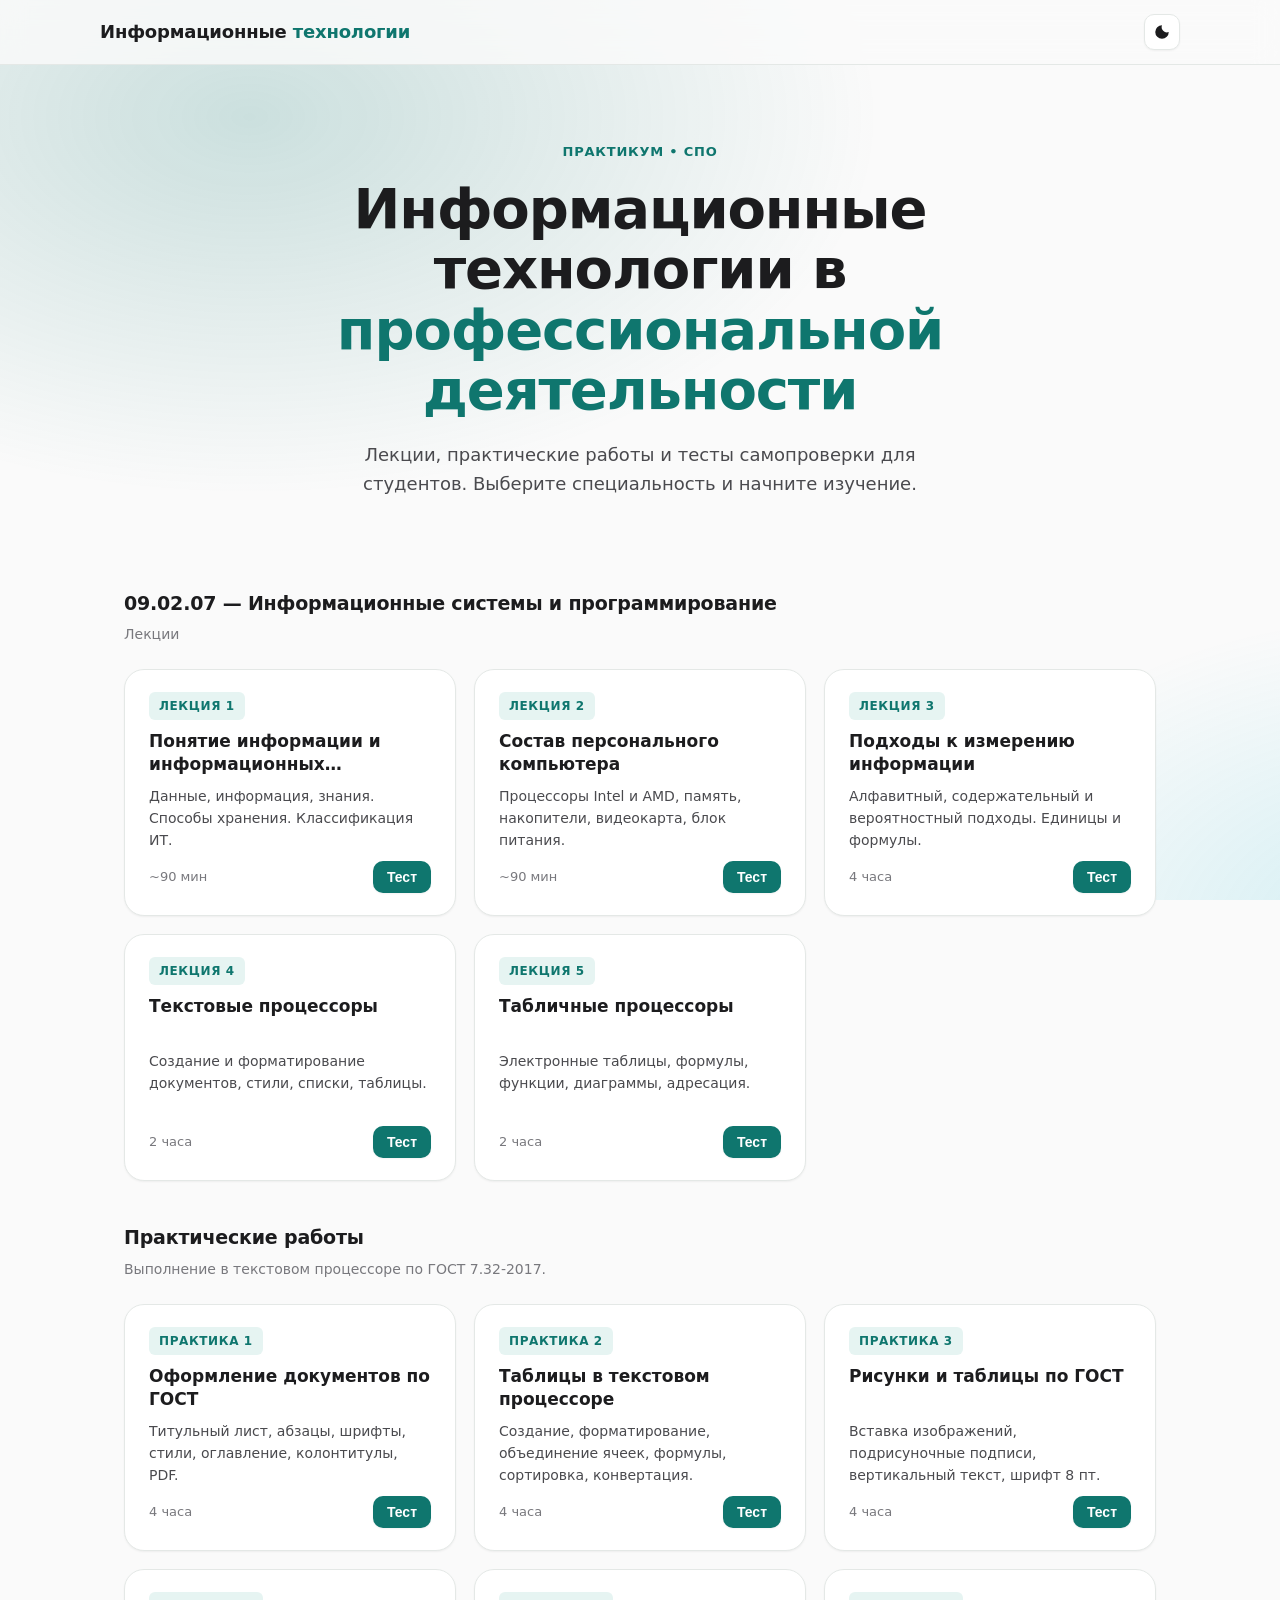
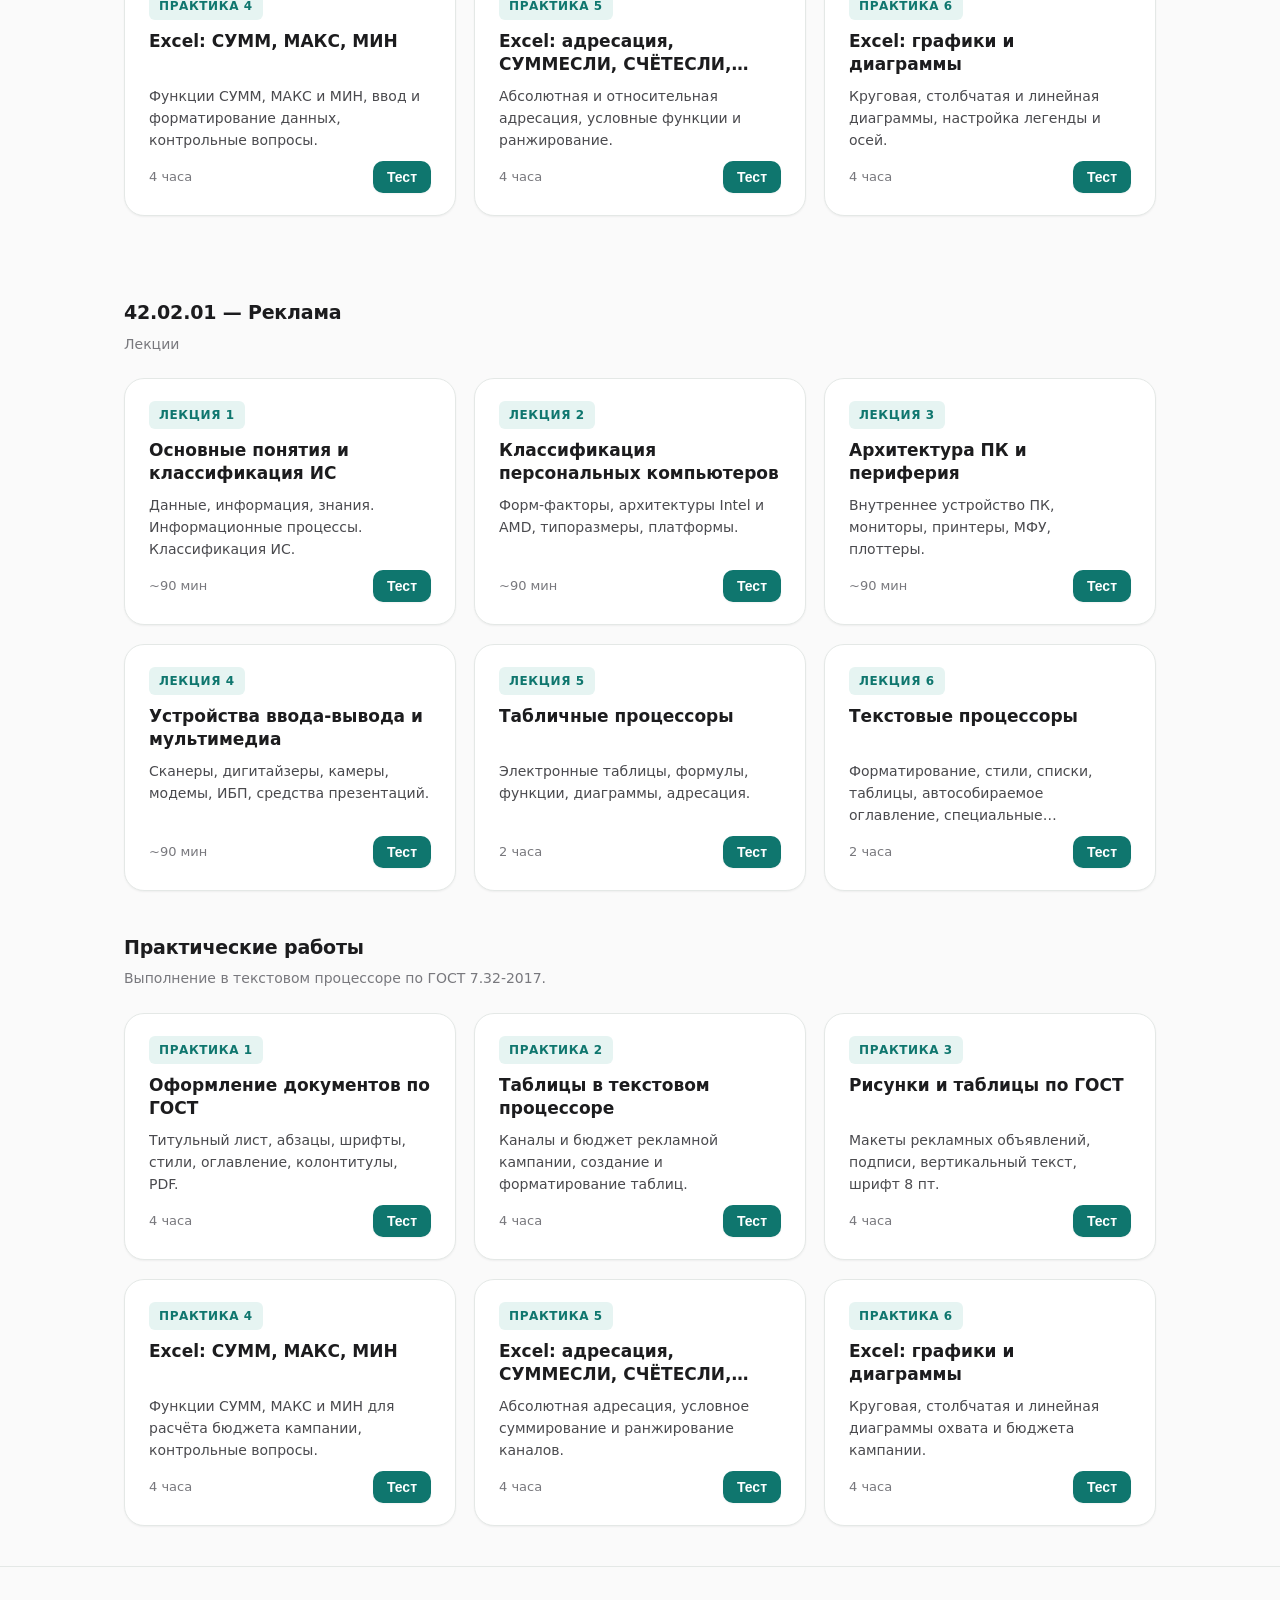
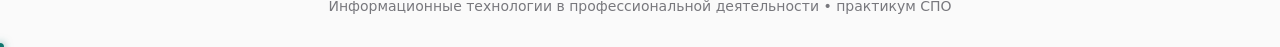
<file: index.html>
<!DOCTYPE html>
<html lang="ru">
<head>
<meta charset="utf-8">
<meta name="viewport" content="width=device-width, initial-scale=1">
<title>Информационные технологии — практикум для студентов</title>
<link rel="stylesheet" href="css/theme.css">
<link rel="stylesheet" href="css/styles.css">
<link rel="stylesheet" href="css/magic.css">
</head>
<body>

<header class="header">
  <div class="container header__inner">
    <a class="header__logo" href="index.html">Информационные <span class="accent">технологии</span></a>
    <div class="header__right">
      <button class="theme-toggle" data-theme-toggle aria-label="Переключить тему">
        <svg data-icon="dark" viewBox="0 0 24 24" width="18" height="18" fill="currentColor"><path d="M12 3a9 9 0 1 0 9 9 7 7 0 0 1-9-9z"/></svg>
        <svg data-icon="light" viewBox="0 0 24 24" width="18" height="18" fill="currentColor" style="display:none"><path d="M12 7a5 5 0 1 0 0 10 5 5 0 0 0 0-10zm0-4v2m0 14v2m8-9h2M2 12h2m13-7l1.5-1.5M5.5 18.5L7 17m12 1l-1.5-1.5M5.5 5.5L7 7"/></svg>
      </button>
    </div>
  </div>
</header>

<main>
  <section class="hero">
    <div class="container">
      <span class="hero__eyebrow">Практикум • СПО</span>
      <h1 class="hero__title">Информационные технологии в <span class="accent">профессиональной деятельности</span></h1>
      <p class="hero__sub">Лекции, практические работы и тесты самопроверки для студентов. Выберите специальность и начните изучение.</p>
    </div>
  </section>

  <!-- ==================== 09.02.07 ==================== -->
  <section class="section">
    <div class="container">
      <div class="section__head">
        <h2 class="section__title"><span class="underline-hover">09.02.07 — Информационные системы и программирование</span></h2>
        <p class="section__desc">Лекции</p>
      </div>

      <div class="grid" id="grid-isp-lectures">
        <div class="card">
          <a class="card__body" href="isp/lekciya1.html">
          <div class="card__top"><span class="card__type">Лекция 1</span></div>
          <div class="card__title">Понятие информации и информационных технологий</div>
          <div class="card__desc">Данные, информация, знания. Способы хранения. Классификация ИТ.</div>
</a>
          <div class="card__meta"><span>~90 мин</span><button class="btn btn--sm btn--quiz" data-quiz-id="isp-1">Тест</button></div>
        </div>

        <div class="card">
          <a class="card__body" href="isp/lekciya2.html">
          <div class="card__top"><span class="card__type">Лекция 2</span></div>
          <div class="card__title">Состав персонального компьютера</div>
          <div class="card__desc">Процессоры Intel и AMD, память, накопители, видеокарта, блок питания.</div>
</a>
          <div class="card__meta"><span>~90 мин</span><button class="btn btn--sm btn--quiz" data-quiz-id="isp-2">Тест</button></div>
        </div>

        <div class="card">
          <a class="card__body" href="isp/lekciya3.html">
          <div class="card__top"><span class="card__type">Лекция 3</span></div>
          <div class="card__title">Подходы к измерению информации</div>
          <div class="card__desc">Алфавитный, содержательный и вероятностный подходы. Единицы и формулы.</div>
</a>
          <div class="card__meta"><span>4 часа</span><button class="btn btn--sm btn--quiz" data-quiz-id="isp-3">Тест</button></div>
        </div>

        <div class="card">
          <a class="card__body" href="isp/lekciya4.html">
          <div class="card__top"><span class="card__type">Лекция 4</span></div>
          <div class="card__title">Текстовые процессоры</div>
          <div class="card__desc">Создание и форматирование документов, стили, списки, таблицы.</div>
</a>
          <div class="card__meta"><span>2 часа</span><button class="btn btn--sm btn--quiz" data-quiz-id="isp-4">Тест</button></div>
        </div>

        <div class="card">
          <a class="card__body" href="isp/lekciya5.html">
          <div class="card__top"><span class="card__type">Лекция 5</span></div>
          <div class="card__title">Табличные процессоры</div>
          <div class="card__desc">Электронные таблицы, формулы, функции, диаграммы, адресация.</div>
</a>
          <div class="card__meta"><span>2 часа</span><button class="btn btn--sm btn--quiz" data-quiz-id="isp-5">Тест</button></div>
        </div>
      </div>

      <div class="section__head" style="margin-top:40px">
        <h2 class="section__title"><span class="underline-hover">Практические работы</span></h2>
        <p class="section__desc">Выполнение в текстовом процессоре по ГОСТ 7.32-2017.</p>
      </div>
      <div class="grid" id="grid-isp-practices">
        <div class="card">
          <a class="card__body" href="isp/praktica-word.html">
          <div class="card__top"><span class="card__type">Практика 1</span></div>
          <div class="card__title">Оформление документов по ГОСТ</div>
          <div class="card__desc">Титульный лист, абзацы, шрифты, стили, оглавление, колонтитулы, PDF.</div>
</a>
          <div class="card__meta"><span>4 часа</span><button class="btn btn--sm btn--quiz" data-quiz-id="isp-word">Тест</button></div>
        </div>

        <div class="card">
          <a class="card__body" href="isp/praktica-tables.html">
          <div class="card__top"><span class="card__type">Практика 2</span></div>
          <div class="card__title">Таблицы в текстовом процессоре</div>
          <div class="card__desc">Создание, форматирование, объединение ячеек, формулы, сортировка, конвертация.</div>
</a>
          <div class="card__meta"><span>4 часа</span><button class="btn btn--sm btn--quiz" data-quiz-id="isp-tables">Тест</button></div>
        </div>

        <div class="card">
          <a class="card__body" href="isp/praktica-pictures.html">
          <div class="card__top"><span class="card__type">Практика 3</span></div>
          <div class="card__title">Рисунки и таблицы по ГОСТ</div>
          <div class="card__desc">Вставка изображений, подрисуночные подписи, вертикальный текст, шрифт 8 пт.</div>
</a>
          <div class="card__meta"><span>4 часа</span><button class="btn btn--sm btn--quiz" data-quiz-id="isp-pictures">Тест</button></div>
        </div>

        <div class="card">
          <a class="card__body" href="isp/praktica-excel1.html">
          <div class="card__top"><span class="card__type">Практика 4</span></div>
          <div class="card__title">Excel: СУММ, МАКС, МИН</div>
          <div class="card__desc">Функции СУММ, МАКС и МИН, ввод и форматирование данных, контрольные вопросы.</div>
</a>
          <div class="card__meta"><span>4 часа</span><button class="btn btn--sm btn--quiz" data-quiz-id="isp-excel1">Тест</button></div>
        </div>

        <div class="card">
          <a class="card__body" href="isp/praktica-excel2.html">
          <div class="card__top"><span class="card__type">Практика 5</span></div>
          <div class="card__title">Excel: адресация, СУММЕСЛИ, СЧЁТЕСЛИ, РАНГ</div>
          <div class="card__desc">Абсолютная и относительная адресация, условные функции и ранжирование.</div>
</a>
          <div class="card__meta"><span>4 часа</span><button class="btn btn--sm btn--quiz" data-quiz-id="isp-excel2">Тест</button></div>
        </div>

        <div class="card">
          <a class="card__body" href="isp/praktica-excel3.html">
          <div class="card__top"><span class="card__type">Практика 6</span></div>
          <div class="card__title">Excel: графики и диаграммы</div>
          <div class="card__desc">Круговая, столбчатая и линейная диаграммы, настройка легенды и осей.</div>
</a>
          <div class="card__meta"><span>4 часа</span><button class="btn btn--sm btn--quiz" data-quiz-id="isp-excel3">Тест</button></div>
        </div>
      </div>
    </div>
  </section>

  <!-- ==================== 42.02.01 ==================== -->
  <section class="section">
    <div class="container">
      <div class="section__head">
        <h2 class="section__title"><span class="underline-hover">42.02.01 — Реклама</span></h2>
        <p class="section__desc">Лекции</p>
      </div>

      <div class="grid" id="grid-rekl-lectures">
        <div class="card">
          <a class="card__body" href="reklama/lekciya1.html">
          <div class="card__top"><span class="card__type">Лекция 1</span></div>
          <div class="card__title">Основные понятия и классификация ИС</div>
          <div class="card__desc">Данные, информация, знания. Информационные процессы. Классификация ИС.</div>
</a>
          <div class="card__meta"><span>~90 мин</span><button class="btn btn--sm btn--quiz" data-quiz-id="rekl-1">Тест</button></div>
        </div>

        <div class="card">
          <a class="card__body" href="reklama/lekciya2.html">
          <div class="card__top"><span class="card__type">Лекция 2</span></div>
          <div class="card__title">Классификация персональных компьютеров</div>
          <div class="card__desc">Форм-факторы, архитектуры Intel и AMD, типоразмеры, платформы.</div>
</a>
          <div class="card__meta"><span>~90 мин</span><button class="btn btn--sm btn--quiz" data-quiz-id="rekl-2">Тест</button></div>
        </div>

        <div class="card">
          <a class="card__body" href="reklama/lekciya3.html">
          <div class="card__top"><span class="card__type">Лекция 3</span></div>
          <div class="card__title">Архитектура ПК и периферия</div>
          <div class="card__desc">Внутреннее устройство ПК, мониторы, принтеры, МФУ, плоттеры.</div>
</a>
          <div class="card__meta"><span>~90 мин</span><button class="btn btn--sm btn--quiz" data-quiz-id="rekl-3">Тест</button></div>
        </div>

        <div class="card">
          <a class="card__body" href="reklama/lekciya4.html">
          <div class="card__top"><span class="card__type">Лекция 4</span></div>
          <div class="card__title">Устройства ввода-вывода и мультимедиа</div>
          <div class="card__desc">Сканеры, дигитайзеры, камеры, модемы, ИБП, средства презентаций.</div>
</a>
          <div class="card__meta"><span>~90 мин</span><button class="btn btn--sm btn--quiz" data-quiz-id="rekl-4">Тест</button></div>
        </div>

        <div class="card">
          <a class="card__body" href="reklama/lekciya5.html">
          <div class="card__top"><span class="card__type">Лекция 5</span></div>
          <div class="card__title">Табличные процессоры</div>
          <div class="card__desc">Электронные таблицы, формулы, функции, диаграммы, адресация.</div>
</a>
          <div class="card__meta"><span>2 часа</span><button class="btn btn--sm btn--quiz" data-quiz-id="rekl-5">Тест</button></div>
        </div>

        <div class="card">
          <a class="card__body" href="reklama/lekciya6.html">
          <div class="card__top"><span class="card__type">Лекция 6</span></div>
          <div class="card__title">Текстовые процессоры</div>
          <div class="card__desc">Форматирование, стили, списки, таблицы, автособираемое оглавление, специальные возможности.</div>
</a>
          <div class="card__meta"><span>2 часа</span><button class="btn btn--sm btn--quiz" data-quiz-id="rekl-6">Тест</button></div>
        </div>
      </div>

      <div class="section__head" style="margin-top:40px">
        <h2 class="section__title"><span class="underline-hover">Практические работы</span></h2>
        <p class="section__desc">Выполнение в текстовом процессоре по ГОСТ 7.32-2017.</p>
      </div>
      <div class="grid" id="grid-rekl-practices">
        <div class="card">
          <a class="card__body" href="reklama/praktica-word.html">
          <div class="card__top"><span class="card__type">Практика 1</span></div>
          <div class="card__title">Оформление документов по ГОСТ</div>
          <div class="card__desc">Титульный лист, абзацы, шрифты, стили, оглавление, колонтитулы, PDF.</div>
</a>
          <div class="card__meta"><span>4 часа</span><button class="btn btn--sm btn--quiz" data-quiz-id="rekl-word">Тест</button></div>
        </div>

        <div class="card">
          <a class="card__body" href="reklama/praktica-tables.html">
          <div class="card__top"><span class="card__type">Практика 2</span></div>
          <div class="card__title">Таблицы в текстовом процессоре</div>
          <div class="card__desc">Каналы и бюджет рекламной кампании, создание и форматирование таблиц.</div>
</a>
          <div class="card__meta"><span>4 часа</span><button class="btn btn--sm btn--quiz" data-quiz-id="rekl-tables">Тест</button></div>
        </div>

        <div class="card">
          <a class="card__body" href="reklama/praktica-pictures.html">
          <div class="card__top"><span class="card__type">Практика 3</span></div>
          <div class="card__title">Рисунки и таблицы по ГОСТ</div>
          <div class="card__desc">Макеты рекламных объявлений, подписи, вертикальный текст, шрифт 8 пт.</div>
</a>
          <div class="card__meta"><span>4 часа</span><button class="btn btn--sm btn--quiz" data-quiz-id="rekl-pictures">Тест</button></div>
        </div>

        <div class="card">
          <a class="card__body" href="reklama/praktica-excel1.html">
          <div class="card__top"><span class="card__type">Практика 4</span></div>
          <div class="card__title">Excel: СУММ, МАКС, МИН</div>
          <div class="card__desc">Функции СУММ, МАКС и МИН для расчёта бюджета кампании, контрольные вопросы.</div>
</a>
          <div class="card__meta"><span>4 часа</span><button class="btn btn--sm btn--quiz" data-quiz-id="rekl-excel1">Тест</button></div>
        </div>

        <div class="card">
          <a class="card__body" href="reklama/praktica-excel2.html">
          <div class="card__top"><span class="card__type">Практика 5</span></div>
          <div class="card__title">Excel: адресация, СУММЕСЛИ, СЧЁТЕСЛИ, РАНГ</div>
          <div class="card__desc">Абсолютная адресация, условное суммирование и ранжирование каналов.</div>
</a>
          <div class="card__meta"><span>4 часа</span><button class="btn btn--sm btn--quiz" data-quiz-id="rekl-excel2">Тест</button></div>
        </div>

        <div class="card">
          <a class="card__body" href="reklama/praktica-excel3.html">
          <div class="card__top"><span class="card__type">Практика 6</span></div>
          <div class="card__title">Excel: графики и диаграммы</div>
          <div class="card__desc">Круговая, столбчатая и линейная диаграммы охвата и бюджета кампании.</div>
</a>
          <div class="card__meta"><span>4 часа</span><button class="btn btn--sm btn--quiz" data-quiz-id="rekl-excel3">Тест</button></div>
        </div>
      </div>
    </div>
  </section>
</main>

<footer class="footer">
  <div class="container">Информационные технологии в профессиональной деятельности • практикум СПО</div>
</footer>

<script src="js/theme.js"></script>
<script src="js/cursor.js"></script>
<script src="js/quiz-data.js"></script>
<script src="js/quiz.js"></script>
<script src="js/main.js"></script>
</body>
</html>
</file>
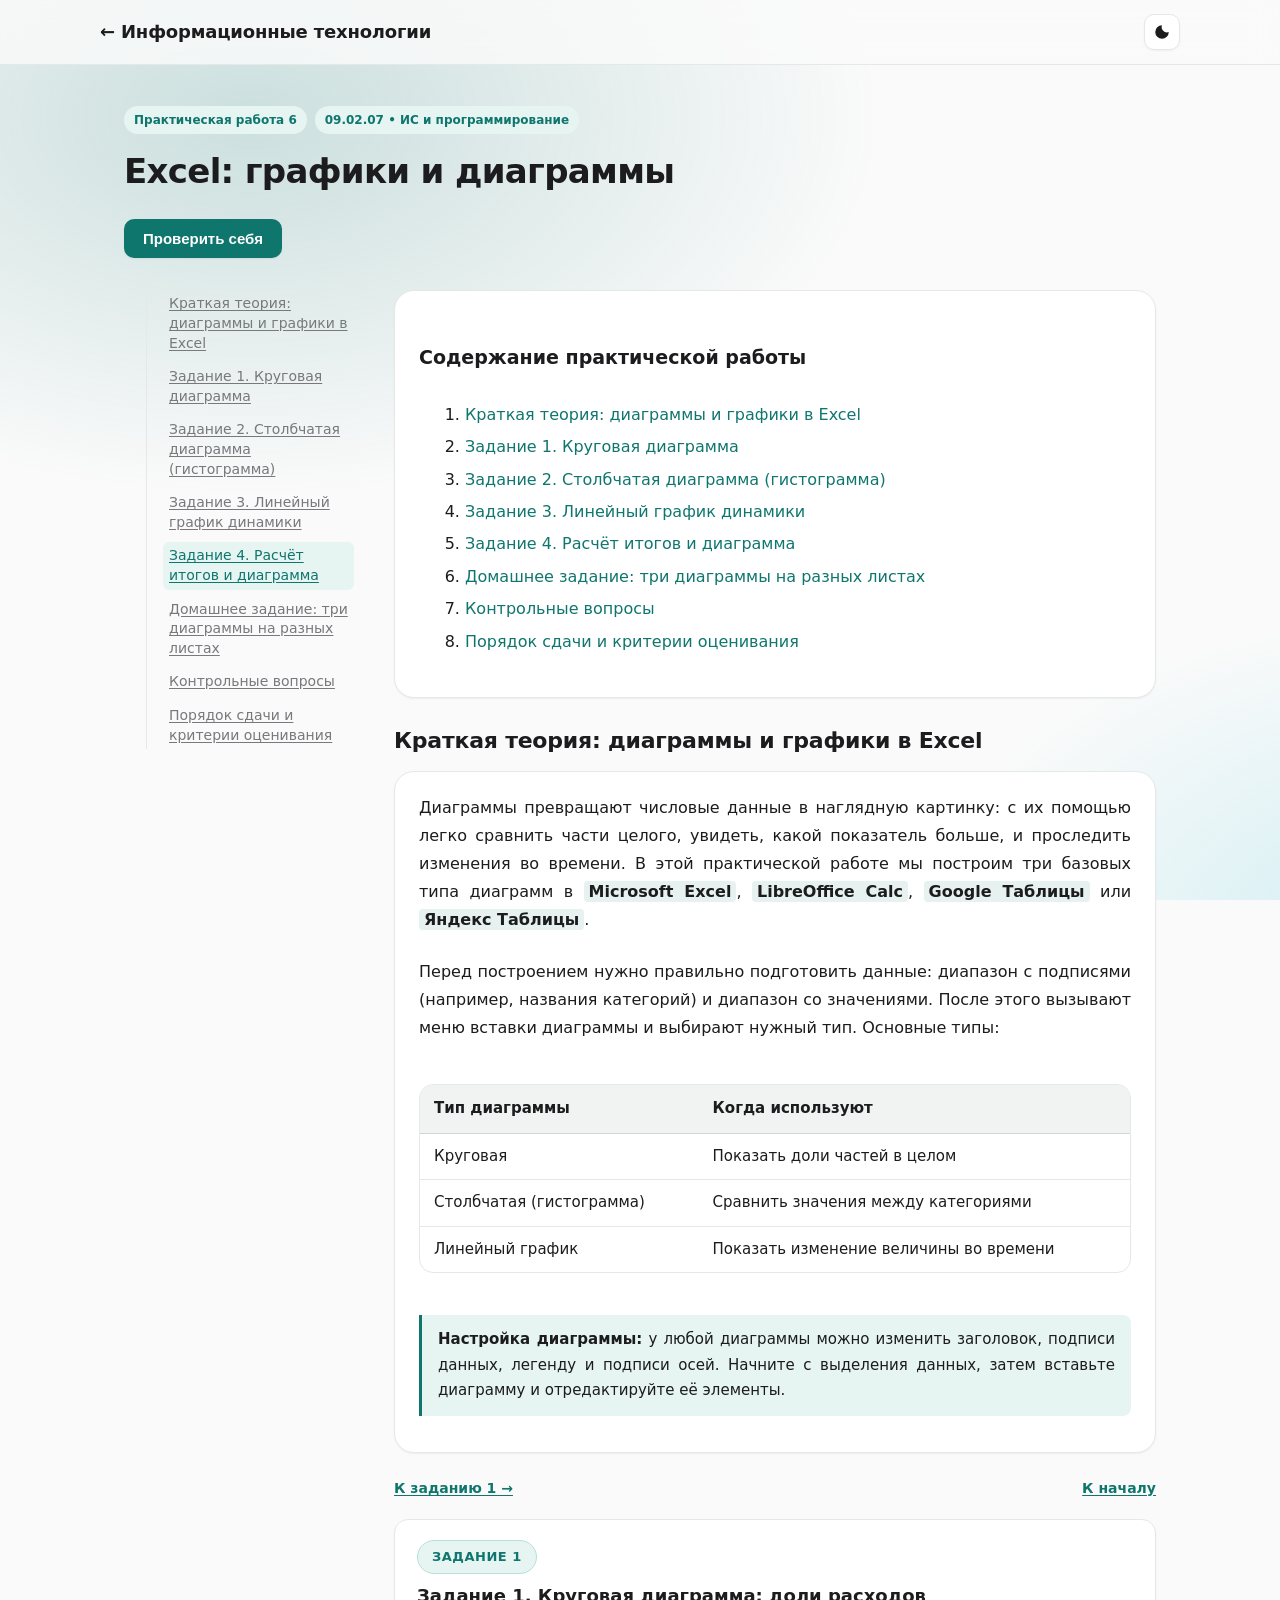
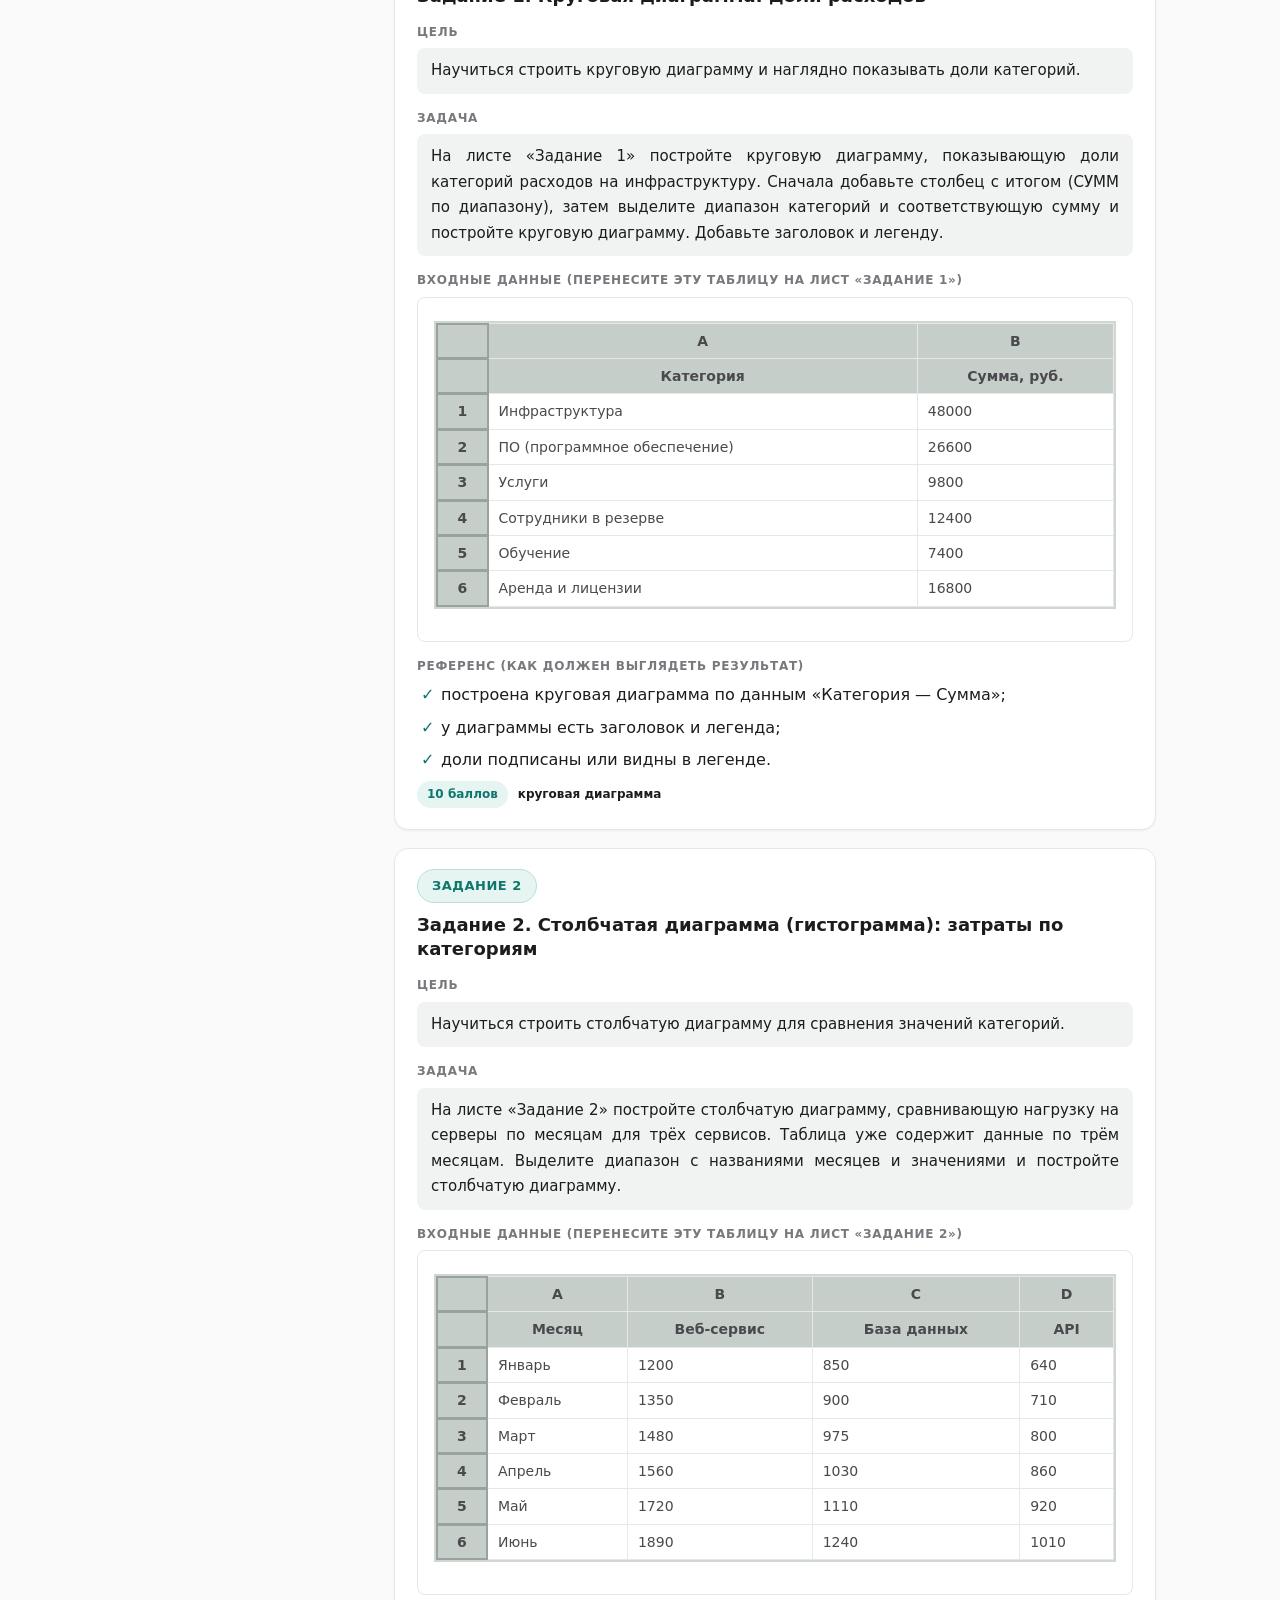
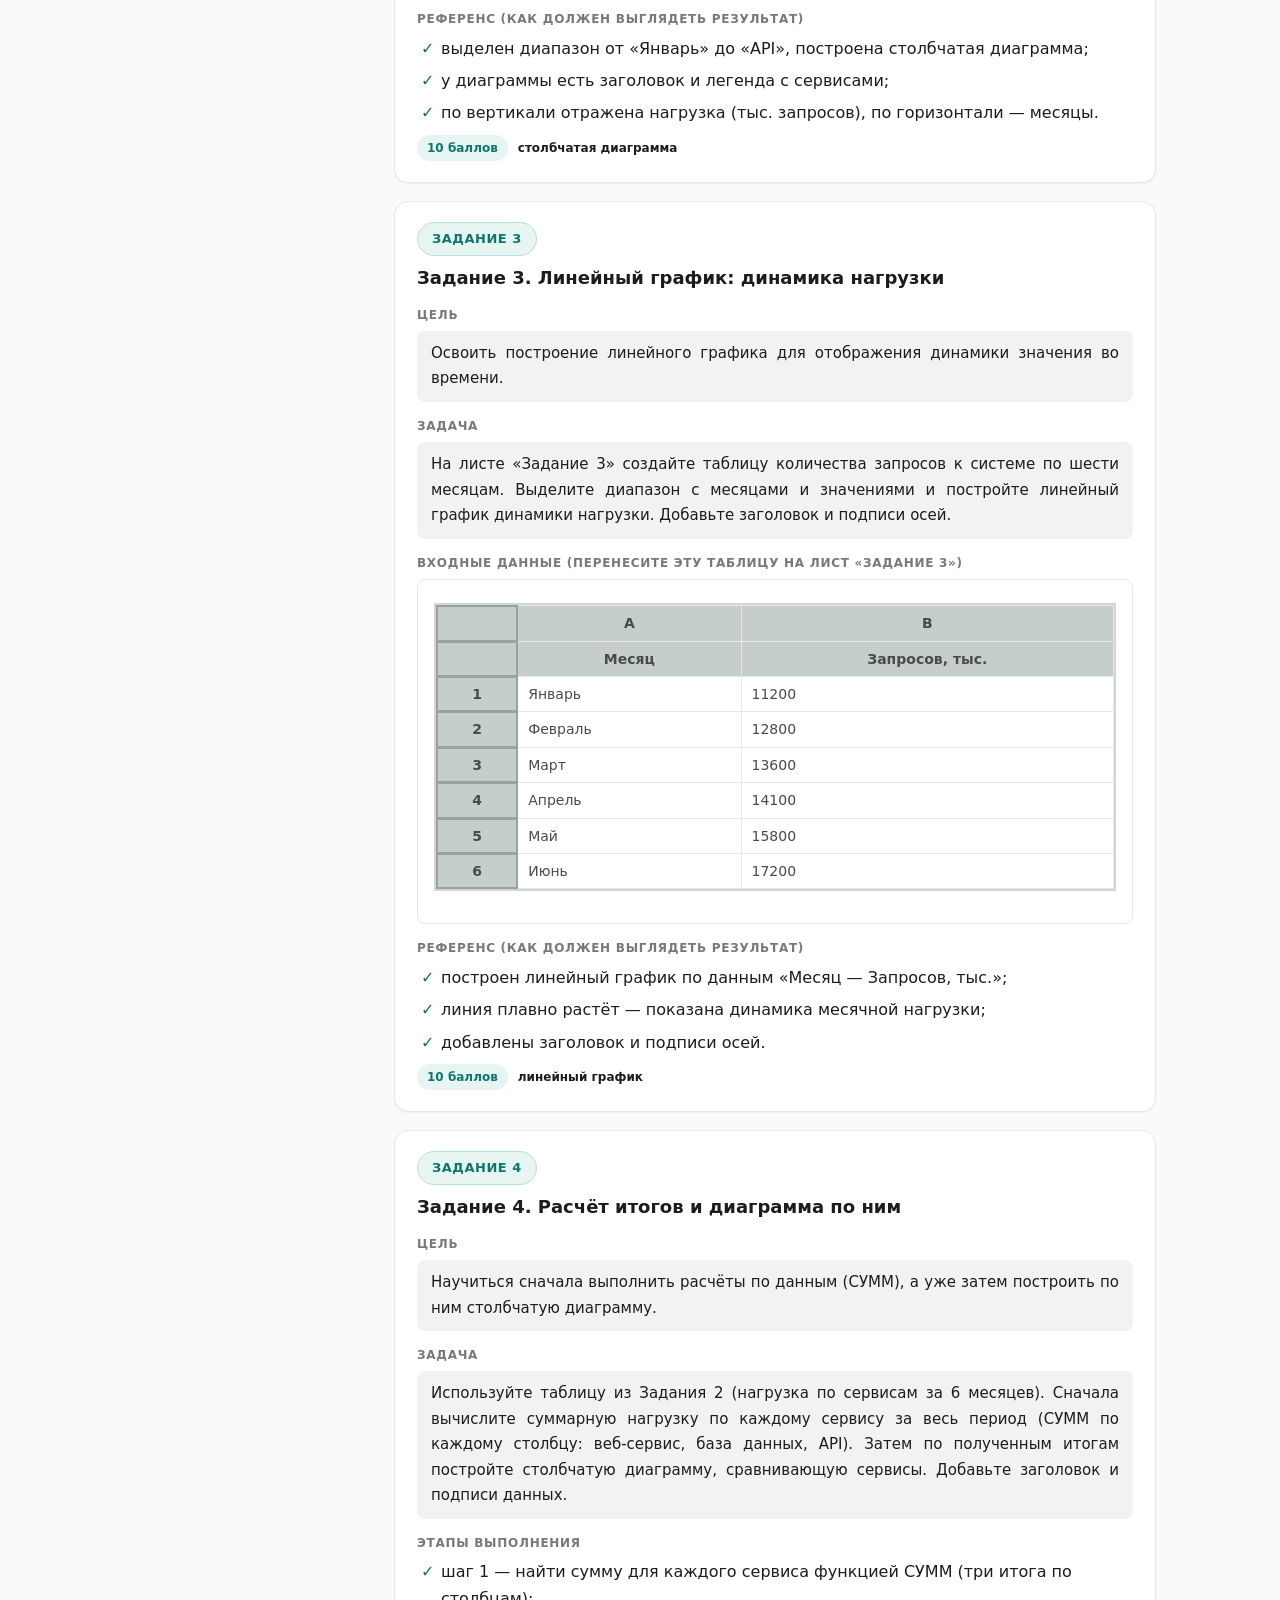
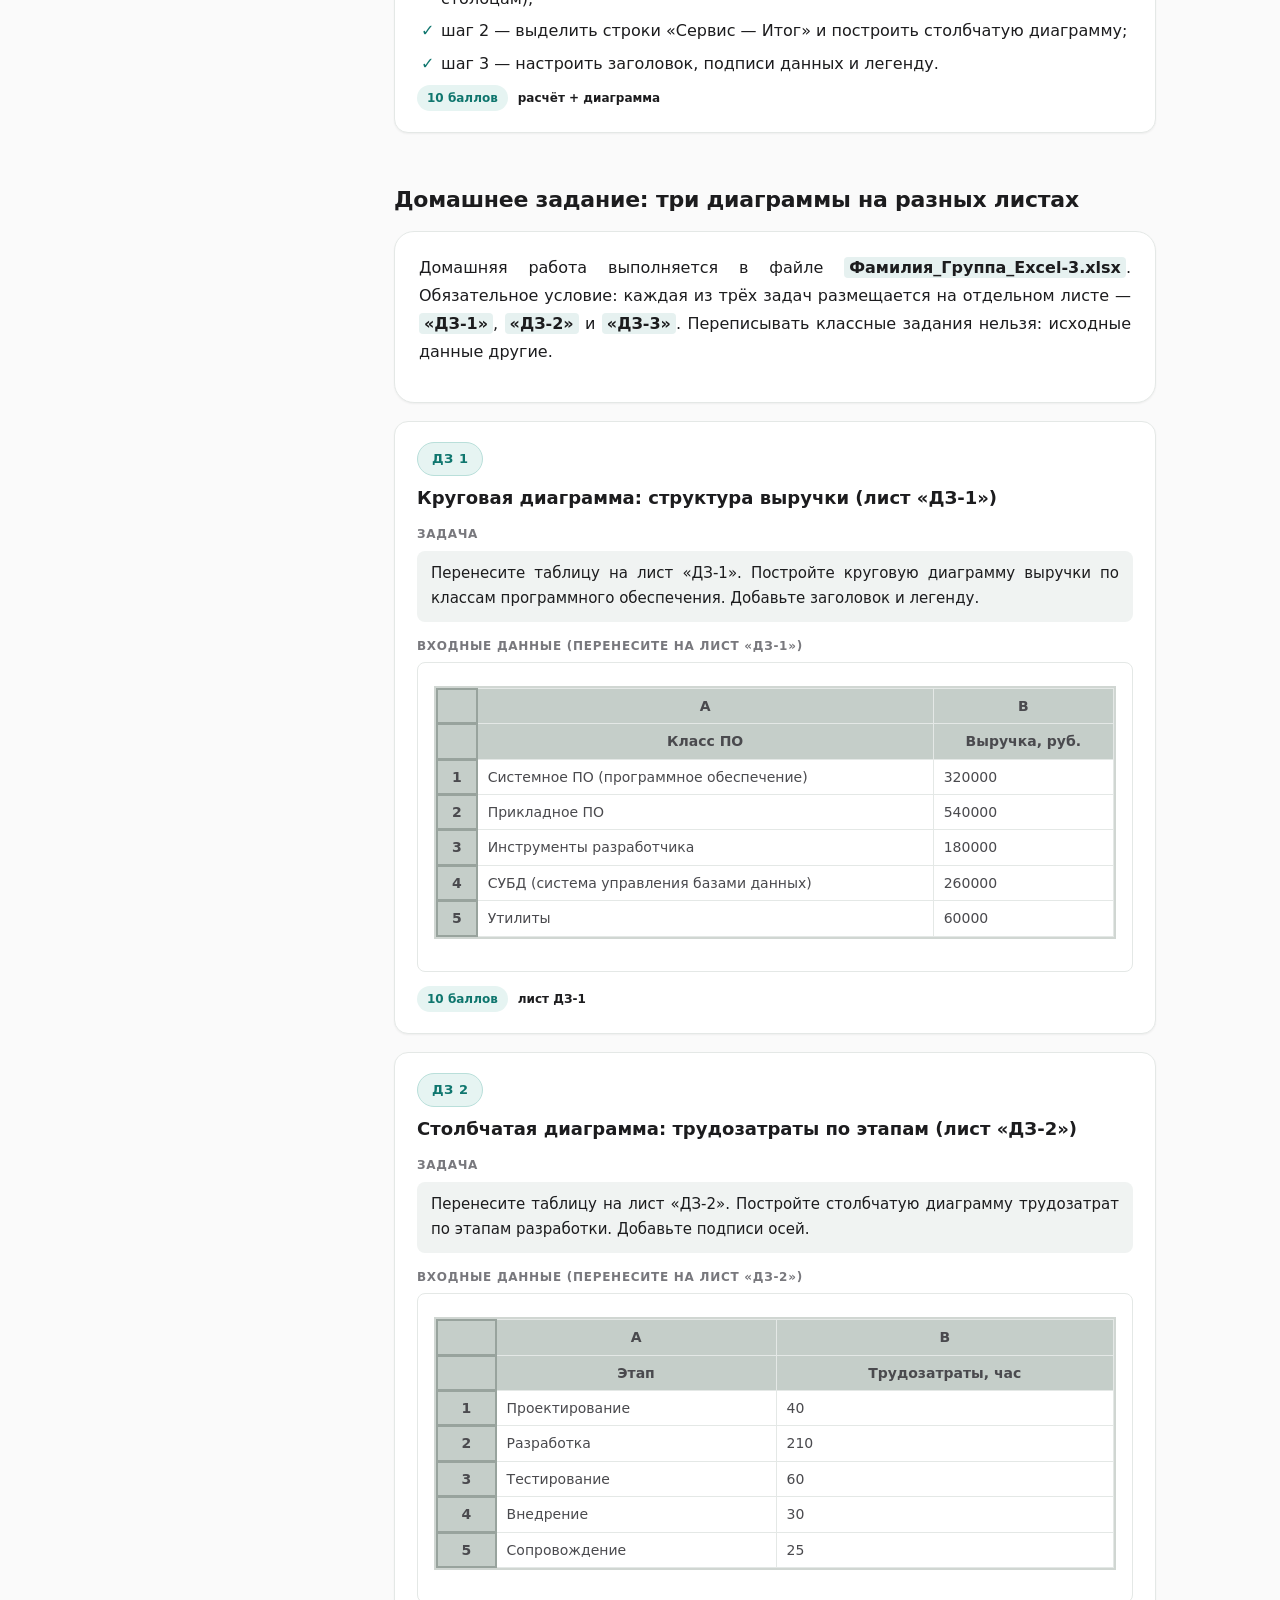
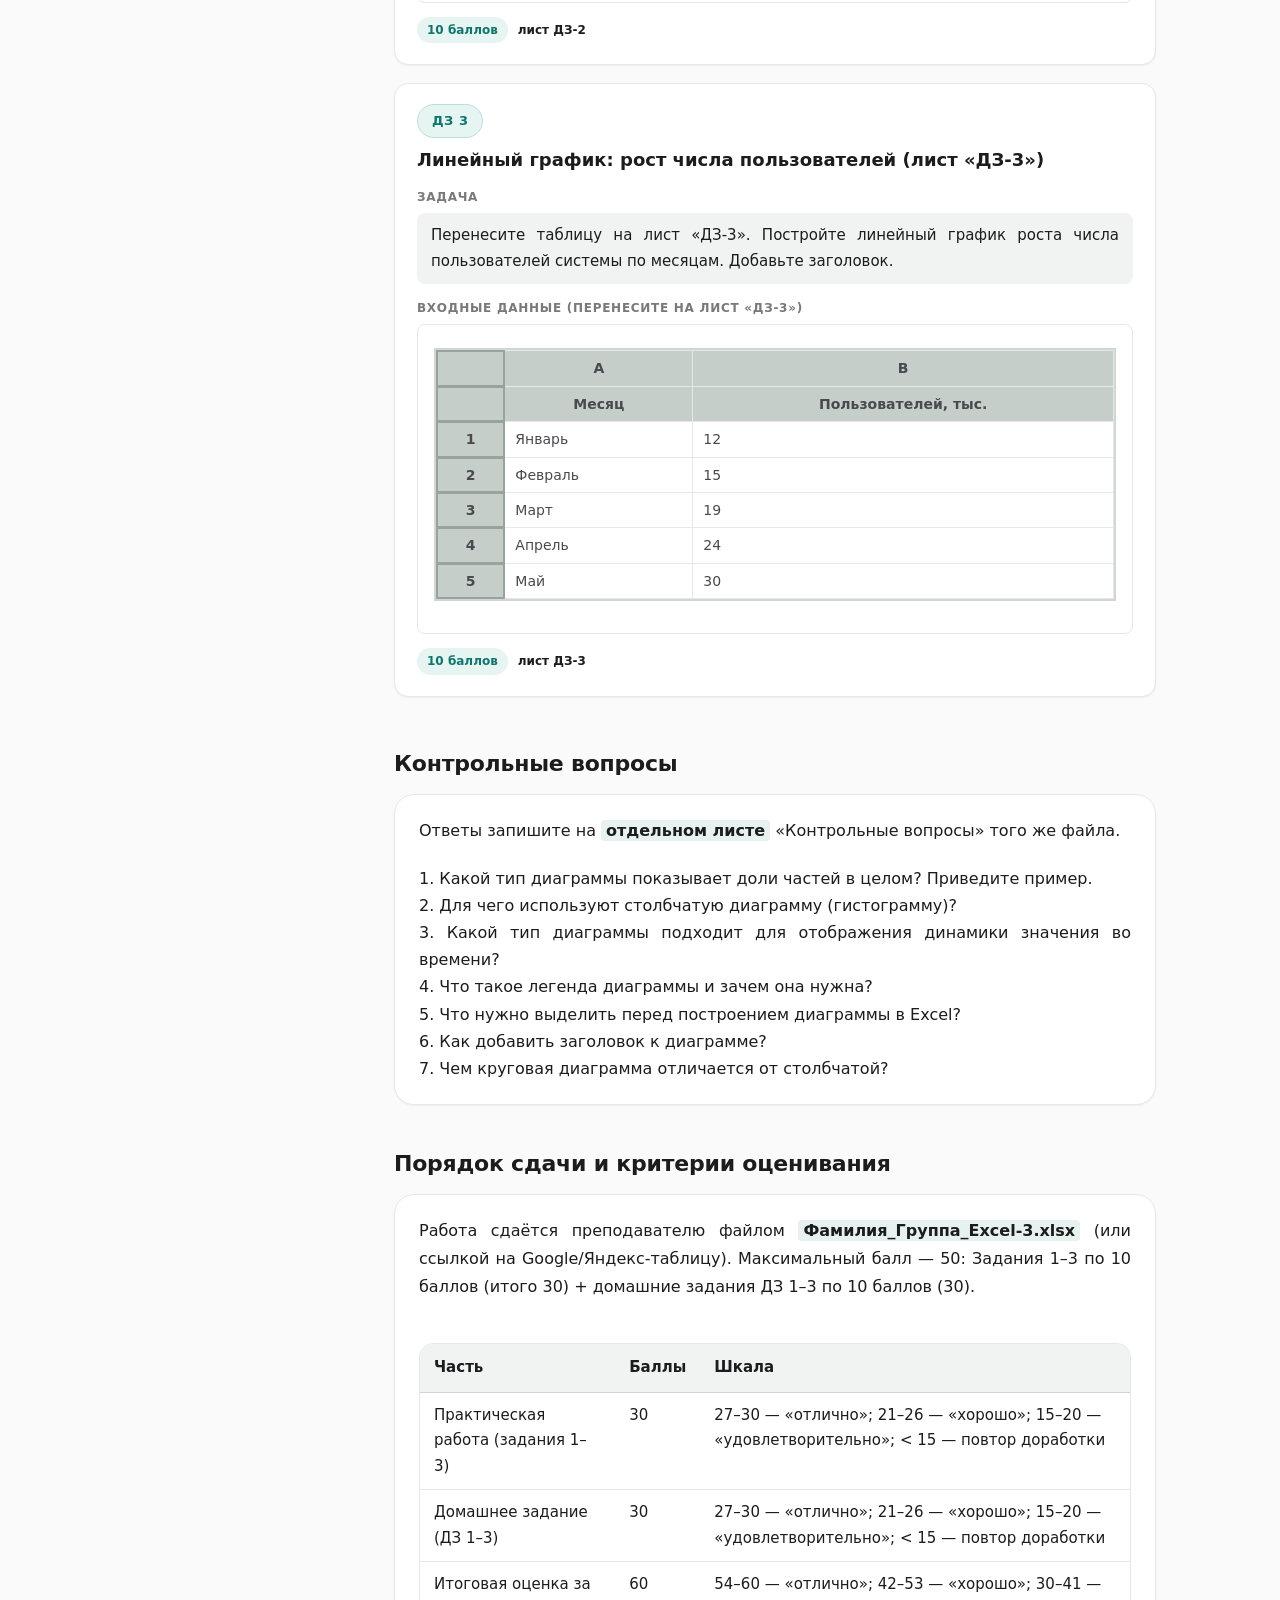
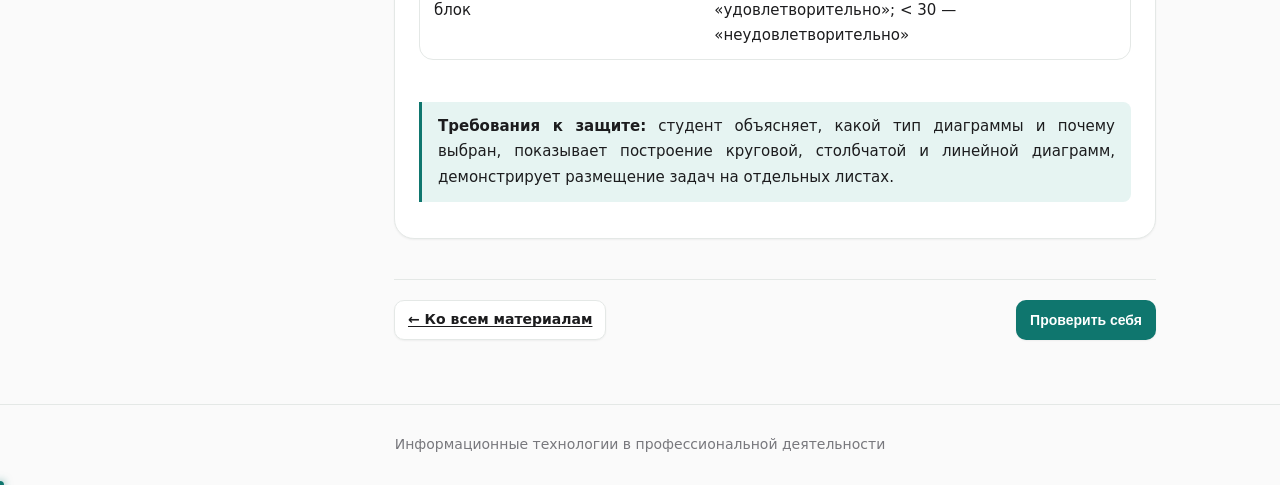
<file: praktica-excel3.html>
<!DOCTYPE html>
<html lang="ru">
<head>
<meta charset="utf-8">
<meta name="viewport" content="width=device-width, initial-scale=1">
<title>Excel: графики и диаграммы</title>
<link rel="stylesheet" href="../css/theme.css">
<link rel="stylesheet" href="../css/styles.css">
<link rel="stylesheet" href="../css/magic.css">
</head>
<body>
<header class="header">
  <div class="container header__inner">
    <a class="header__logo" href="../index.html">← Информационные технологии</a>
    <div class="header__right">
      <button class="theme-toggle" data-theme-toggle aria-label="Переключить тему">
        <svg data-icon="dark" viewBox="0 0 24 24" width="18" height="18" fill="currentColor"><path d="M12 3a9 9 0 1 0 9 9 7 7 0 0 1-9-9z"/></svg>
        <svg data-icon="light" viewBox="0 0 24 24" width="18" height="18" fill="currentColor" style="display:none"><path d="M12 7a5 5 0 1 0 0 10 5 5 0 0 0 0-10zm0-4v2m0 14v2m8-9h2M2 12h2m13-7l1.5-1.5M5.5 18.5L7 17m12 1l-1.5-1.5M5.5 5.5L7 7"/></svg>
      </button>
    </div>
  </div>
</header>
<main>
<div class="container">
  <article class="lesson">
    <header class="lesson__header">
      <div class="badge-row">
        <span class="badge badge--mark">Практическая работа 6</span>
        <span class="badge badge--mark">09.02.07 • ИС и программирование</span>
      </div>
      <h1 class="lesson__title">Excel: графики и диаграммы</h1>
      <button class="btn btn--quiz" data-quiz-id="isp-excel3" style="margin-top:18px">Проверить себя</button>
    </header>
    <div class="lesson__layout">
      <nav class="lesson__toc"><div class="prose"><ul class="toc"><li><a class="toc-link" href="#s0">Краткая теория: диаграммы и графики в Excel</a></li><li><a class="toc-link" href="#t1">Задание 1. Круговая диаграмма</a></li><li><a class="toc-link" href="#t2">Задание 2. Столбчатая диаграмма (гистограмма)</a></li><li><a class="toc-link" href="#t3">Задание 3. Линейный график динамики</a></li><li><a class="toc-link" href="#t4">Задание 4. Расчёт итогов и диаграмма</a></li><li><a class="toc-link" href="#dz">Домашнее задание: три диаграммы на разных листах</a></li><li><a class="toc-link" href="#k">Контрольные вопросы</a></li><li><a class="toc-link" href="#s6">Порядок сдачи и критерии оценивания</a></li></ul></div></nav>
      <div class="prose">
        <nav class="card">
          <h3>Содержание практической работы</h3>
          <ol style="padding-left:1.5rem;margin-top:.5rem">
            <li><a href="#s0" style="color:var(--accent);text-decoration:none">Краткая теория: диаграммы и графики в Excel</a></li>
            <li><a href="#t1" style="color:var(--accent);text-decoration:none">Задание 1. Круговая диаграмма</a></li>
            <li><a href="#t2" style="color:var(--accent);text-decoration:none">Задание 2. Столбчатая диаграмма (гистограмма)</a></li>
            <li><a href="#t3" style="color:var(--accent);text-decoration:none">Задание 3. Линейный график динамики</a></li>
            <li><a href="#t4" style="color:var(--accent);text-decoration:none">Задание 4. Расчёт итогов и диаграмма</a></li>
            <li><a href="#dz" style="color:var(--accent);text-decoration:none">Домашнее задание: три диаграммы на разных листах</a></li>
            <li><a href="#k" style="color:var(--accent);text-decoration:none">Контрольные вопросы</a></li>
            <li><a href="#s6" style="color:var(--accent);text-decoration:none">Порядок сдачи и критерии оценивания</a></li>
          </ol>
        </nav>
        <!-- s0 -->
        <h2 class="section-title first" id="s0">Краткая теория: диаграммы и графики в Excel</h2>
        <div class="card">
          <p>Диаграммы превращают числовые данные в наглядную картинку: с их помощью легко сравнить части целого, увидеть, какой показатель больше, и проследить изменения во времени. В этой практической работе мы построим три базовых типа диаграмм в <span class="key">Microsoft Excel</span>, <span class="key">LibreOffice Calc</span>, <span class="key">Google Таблицы</span> или <span class="key">Яндекс Таблицы</span>.</p>
          <p>Перед построением нужно правильно подготовить данные: диапазон с подписями (например, названия категорий) и диапазон со значениями. После этого вызывают меню вставки диаграммы и выбирают нужный тип. Основные типы:</p>
          <div class="table-wrap"><table>
            <thead><tr><th>Тип диаграммы</th><th>Когда используют</th></tr></thead>
            <tbody>
              <tr><td>Круговая</td><td>Показать доли частей в целом</td></tr>
              <tr><td>Столбчатая (гистограмма)</td><td>Сравнить значения между категориями</td></tr>
              <tr><td>Линейный график</td><td>Показать изменение величины во времени</td></tr>
            </tbody>
          </table></div>
          <div class="info-box"><strong>Настройка диаграммы:</strong> у любой диаграммы можно изменить заголовок, подписи данных, легенду и подписи осей. Начните с выделения данных, затем вставьте диаграмму и отредактируйте её элементы.</div>
        </div>
        <div class="section-nav"><a href="#t1">К заданию 1 &rarr;</a><a href="#">К началу</a></div>
        <!-- TASK 1 -->
        <div class="task-block" id="t1">
          <span class="task-num">Задание 1</span>
          <div class="task-title">Задание 1. Круговая диаграмма: доли расходов</div>
          <span class="lbl">Цель</span>
          <div class="goal">Научиться строить круговую диаграмму и наглядно показывать доли категорий.</div>
          <span class="lbl">Задача</span>
          <div class="job">На листе «Задание 1» постройте круговую диаграмму, показывающую доли категорий расходов на инфраструктуру. Сначала добавьте столбец с итогом (СУММ по диапазону), затем выделите диапазон категорий и соответствующую сумму и постройте круговую диаграмму. Добавьте заголовок и легенду.</div>
          <span class="lbl">Входные данные (перенесите эту таблицу на лист «Задание 1»)</span>
          <div class="src-text">
            <div class="table-wrap excel"><table>
              <thead>
                <tr><th class="corner"></th><th>A</th><th>B</th></tr>
                <tr><th class="corner"></th><th>Категория</th><th>Сумма, руб.</th></tr>
              </thead>
              <tbody>
                <tr><td class="row-head">1</td><td>Инфраструктура</td><td>48000</td></tr>
                <tr><td class="row-head">2</td><td>ПО (программное обеспечение)</td><td>26600</td></tr>
                <tr><td class="row-head">3</td><td>Услуги</td><td>9800</td></tr>
                <tr><td class="row-head">4</td><td>Сотрудники в резерве</td><td>12400</td></tr>
                <tr><td class="row-head">5</td><td>Обучение</td><td>7400</td></tr>
                <tr><td class="row-head">6</td><td>Аренда и лицензии</td><td>16800</td></tr>
              </tbody>
            </table></div>
          </div>
          <span class="lbl">Референс (как должен выглядеть результат)</span>
          <div class="ref-list">
            <ul>
              <li>построена круговая диаграмма по данным «Категория — Сумма»;</li>
              <li>у диаграммы есть заголовок и легенда;</li>
              <li>доли подписаны или видны в легенде.</li>
            </ul>
          </div>
          <div class="task-meta"><span class="badge level">10 баллов</span><span class="badge">круговая диаграмма</span></div>
        </div>
        <!-- TASK 2 -->
        <div class="task-block" id="t2">
          <span class="task-num">Задание 2</span>
          <div class="task-title">Задание 2. Столбчатая диаграмма (гистограмма): затраты по категориям</div>
          <span class="lbl">Цель</span>
          <div class="goal">Научиться строить столбчатую диаграмму для сравнения значений категорий.</div>
          <span class="lbl">Задача</span>
          <div class="job">На листе «Задание 2» постройте столбчатую диаграмму, сравнивающую нагрузку на серверы по месяцам для трёх сервисов. Таблица уже содержит данные по трём месяцам. Выделите диапазон с названиями месяцев и значениями и постройте столбчатую диаграмму.</div>
          <span class="lbl">Входные данные (перенесите эту таблицу на лист «Задание 2»)</span>
          <div class="src-text">
            <p></p>
            <div class="table-wrap excel"><table>
              <thead>
                <tr><th class="corner"></th><th>A</th><th>B</th><th>C</th><th>D</th></tr>
                <tr><th class="corner"></th><th>Месяц</th><th>Веб-сервис</th><th>База данных</th><th>API</th></tr>
              </thead>
              <tbody>
                <tr><td class="row-head">1</td><td>Январь</td><td>1200</td><td>850</td><td>640</td></tr>
                <tr><td class="row-head">2</td><td>Февраль</td><td>1350</td><td>900</td><td>710</td></tr>
                <tr><td class="row-head">3</td><td>Март</td><td>1480</td><td>975</td><td>800</td></tr>
                <tr><td class="row-head">4</td><td>Апрель</td><td>1560</td><td>1030</td><td>860</td></tr>
                <tr><td class="row-head">5</td><td>Май</td><td>1720</td><td>1110</td><td>920</td></tr>
                <tr><td class="row-head">6</td><td>Июнь</td><td>1890</td><td>1240</td><td>1010</td></tr>
              </tbody>
            </table></div>
          </div>
          <span class="lbl">Референс (как должен выглядеть результат)</span>
          <div class="ref-list">
            <ul>
              <li>выделен диапазон от «Январь» до «API», построена столбчатая диаграмма;</li>
              <li>у диаграммы есть заголовок и легенда с сервисами;</li>
              <li>по вертикали отражена нагрузка (тыс. запросов), по горизонтали — месяцы.</li>
            </ul>
          </div>
          <div class="task-meta"><span class="badge level">10 баллов</span><span class="badge">столбчатая диаграмма</span></div>
        </div>
        <!-- TASK 3 -->
        <div class="task-block" id="t3">
          <span class="task-num">Задание 3</span>
          <div class="task-title">Задание 3. Линейный график: динамика нагрузки</div>
          <span class="lbl">Цель</span>
          <div class="goal">Освоить построение линейного графика для отображения динамики значения во времени.</div>
          <span class="lbl">Задача</span>
          <div class="job">На листе «Задание 3» создайте таблицу количества запросов к системе по шести месяцам. Выделите диапазон с месяцами и значениями и постройте линейный график динамики нагрузки. Добавьте заголовок и подписи осей.</div>
          <span class="lbl">Входные данные (перенесите эту таблицу на лист «Задание 3»)</span>
          <div class="src-text">
            <div class="table-wrap excel"><table>
              <thead>
                <tr><th class="corner"></th><th>A</th><th>B</th></tr>
                <tr><th class="corner"></th><th>Месяц</th><th>Запросов, тыс.</th></tr>
              </thead>
              <tbody>
                <tr><td class="row-head">1</td><td>Январь</td><td>11200</td></tr>
                <tr><td class="row-head">2</td><td>Февраль</td><td>12800</td></tr>
                <tr><td class="row-head">3</td><td>Март</td><td>13600</td></tr>
                <tr><td class="row-head">4</td><td>Апрель</td><td>14100</td></tr>
                <tr><td class="row-head">5</td><td>Май</td><td>15800</td></tr>
                <tr><td class="row-head">6</td><td>Июнь</td><td>17200</td></tr>
              </tbody>
            </table></div>
          </div>
          <span class="lbl">Референс (как должен выглядеть результат)</span>
          <div class="ref-list">
            <ul>
              <li>построен линейный график по данным «Месяц — Запросов, тыс.»;</li>
              <li>линия плавно растёт — показана динамика месячной нагрузки;</li>
              <li>добавлены заголовок и подписи осей.</li>
            </ul>
          </div>
          <div class="task-meta"><span class="badge level">10 баллов</span><span class="badge">линейный график</span></div>
        </div>
        <!-- TASK 4 -->
        <div class="task-block" id="t4">
          <span class="task-num">Задание 4</span>
          <div class="task-title">Задание 4. Расчёт итогов и диаграмма по ним</div>
          <span class="lbl">Цель</span>
          <div class="goal">Научиться сначала выполнить расчёты по данным (СУММ), а уже затем построить по ним столбчатую диаграмму.</div>
          <span class="lbl">Задача</span>
          <div class="job">Используйте таблицу из Задания 2 (нагрузка по сервисам за 6 месяцев). Сначала вычислите суммарную нагрузку по каждому сервису за весь период (СУММ по каждому столбцу: веб-сервис, база данных, API). Затем по полученным итогам постройте столбчатую диаграмму, сравнивающую сервисы. Добавьте заголовок и подписи данных.</div>
          <span class="lbl">Этапы выполнения</span>
          <div class="ref-list">
            <ul>
              <li>шаг 1 — найти сумму для каждого сервиса функцией СУММ (три итога по столбцам);</li>
              <li>шаг 2 — выделить строки «Сервис — Итог» и построить столбчатую диаграмму;</li>
              <li>шаг 3 — настроить заголовок, подписи данных и легенду.</li>
            </ul>
          </div>
          <div class="task-meta"><span class="badge level">10 баллов</span><span class="badge">расчёт + диаграмма</span></div>
        </div>
        <!-- ДОМАШНЕЕ ЗАДАНИЕ -->
        <h2 class="section-title" style="margin-top:2.5rem" id="dz">Домашнее задание: три диаграммы на разных листах</h2>
        <div class="card">
          <p>Домашняя работа выполняется в файле <span class="key">Фамилия_Группа_Excel-3.xlsx</span>. Обязательное условие: каждая из трёх задач размещается на отдельном листе — <span class="key">«ДЗ-1»</span>, <span class="key">«ДЗ-2»</span> и <span class="key">«ДЗ-3»</span>. Переписывать классные задания нельзя: исходные данные другие.</p>
        </div>
        <div class="task-block" id="dz1">
          <span class="task-num">ДЗ 1</span>
          <div class="task-title">Круговая диаграмма: структура выручки (лист «ДЗ-1»)</div>
          <span class="lbl">Задача</span>
          <div class="job">Перенесите таблицу на лист «ДЗ-1». Постройте круговую диаграмму выручки по классам программного обеспечения. Добавьте заголовок и легенду.</div>
          <span class="lbl">Входные данные (перенесите на лист «ДЗ-1»)</span>
          <div class="src-text">
            <div class="table-wrap excel"><table>
              <thead>
                <tr><th class="corner"></th><th>A</th><th>B</th></tr>
                <tr><th class="corner"></th><th>Класс ПО</th><th>Выручка, руб.</th></tr>
              </thead>
              <tbody>
                <tr><td class="row-head">1</td><td>Системное ПО (программное обеспечение)</td><td>320000</td></tr>
                <tr><td class="row-head">2</td><td>Прикладное ПО</td><td>540000</td></tr>
                <tr><td class="row-head">3</td><td>Инструменты разработчика</td><td>180000</td></tr>
                <tr><td class="row-head">4</td><td>СУБД (система управления базами данных)</td><td>260000</td></tr>
                <tr><td class="row-head">5</td><td>Утилиты</td><td>60000</td></tr>
              </tbody>
            </table></div>
          </div>
          <div class="task-meta"><span class="badge level">10 баллов</span><span class="badge">лист ДЗ-1</span></div>
        </div>
        <div class="task-block" id="dz2">
          <span class="task-num">ДЗ 2</span>
          <div class="task-title">Столбчатая диаграмма: трудозатраты по этапам (лист «ДЗ-2»)</div>
          <span class="lbl">Задача</span>
          <div class="job">Перенесите таблицу на лист «ДЗ-2». Постройте столбчатую диаграмму трудозатрат по этапам разработки. Добавьте подписи осей.</div>
          <span class="lbl">Входные данные (перенесите на лист «ДЗ-2»)</span>
          <div class="src-text">
            <div class="table-wrap excel"><table>
              <thead>
                <tr><th class="corner"></th><th>A</th><th>B</th></tr>
                <tr><th class="corner"></th><th>Этап</th><th>Трудозатраты, час</th></tr>
              </thead>
              <tbody>
                <tr><td class="row-head">1</td><td>Проектирование</td><td>40</td></tr>
                <tr><td class="row-head">2</td><td>Разработка</td><td>210</td></tr>
                <tr><td class="row-head">3</td><td>Тестирование</td><td>60</td></tr>
                <tr><td class="row-head">4</td><td>Внедрение</td><td>30</td></tr>
                <tr><td class="row-head">5</td><td>Сопровождение</td><td>25</td></tr>
              </tbody>
            </table></div>
          </div>
          <div class="task-meta"><span class="badge level">10 баллов</span><span class="badge">лист ДЗ-2</span></div>
        </div>
        <div class="task-block" id="dz3">
          <span class="task-num">ДЗ 3</span>
          <div class="task-title">Линейный график: рост числа пользователей (лист «ДЗ-3»)</div>
          <span class="lbl">Задача</span>
          <div class="job">Перенесите таблицу на лист «ДЗ-3». Постройте линейный график роста числа пользователей системы по месяцам. Добавьте заголовок.</div>
          <span class="lbl">Входные данные (перенесите на лист «ДЗ-3»)</span>
          <div class="src-text">
            <div class="table-wrap excel"><table>
              <thead>
                <tr><th class="corner"></th><th>A</th><th>B</th></tr>
                <tr><th class="corner"></th><th>Месяц</th><th>Пользователей, тыс.</th></tr>
              </thead>
              <tbody>
                <tr><td class="row-head">1</td><td>Январь</td><td>12</td></tr>
                <tr><td class="row-head">2</td><td>Февраль</td><td>15</td></tr>
                <tr><td class="row-head">3</td><td>Март</td><td>19</td></tr>
                <tr><td class="row-head">4</td><td>Апрель</td><td>24</td></tr>
                <tr><td class="row-head">5</td><td>Май</td><td>30</td></tr>
              </tbody>
            </table></div>
          </div>
          <div class="task-meta"><span class="badge level">10 баллов</span><span class="badge">лист ДЗ-3</span></div>
        </div>
        <!-- КОНТРОЛЬНЫЕ ВОПРОСЫ -->
        <h2 class="section-title" style="margin-top:2.5rem" id="k">Контрольные вопросы</h2>
        <div class="card">
          <p style="margin-bottom:.6rem">Ответы запишите на <span class="key">отдельном листе</span> «Контрольные вопросы» того же файла.</p>
          <div class="qlist">
            <div class="q">1. Какой тип диаграммы показывает доли частей в целом? Приведите пример.</div>
            <div class="q">2. Для чего используют столбчатую диаграмму (гистограмму)?</div>
            <div class="q">3. Какой тип диаграммы подходит для отображения динамики значения во времени?</div>
            <div class="q">4. Что такое легенда диаграммы и зачем она нужна?</div>
            <div class="q">5. Что нужно выделить перед построением диаграммы в Excel?</div>
            <div class="q">6. Как добавить заголовок к диаграмме?</div>
            <div class="q">7. Чем круговая диаграмма отличается от столбчатой?</div>
          </div>
        </div>
        <!-- s6 -->
        <h2 class="section-title" id="s6" style="margin-top:2rem">Порядок сдачи и критерии оценивания</h2>
        <div class="card">
          <p>Работа сдаётся преподавателю файлом <span class="key">Фамилия_Группа_Excel-3.xlsx</span> (или ссылкой на Google/Яндекс-таблицу). Максимальный балл — 50: Задания 1–3 по 10 баллов (итого 30) + домашние задания ДЗ 1–3 по 10 баллов (30).</p>
          <div class="table-wrap"><table>
            <thead><tr><th>Часть</th><th>Баллы</th><th>Шкала</th></tr></thead>
            <tbody>
              <tr><td>Практическая работа (задания 1–3)</td><td>30</td><td>27–30 — «отлично»; 21–26 — «хорошо»; 15–20 — «удовлетворительно»; &lt; 15 — повтор доработки</td></tr>
              <tr><td>Домашнее задание (ДЗ 1–3)</td><td>30</td><td>27–30 — «отлично»; 21–26 — «хорошо»; 15–20 — «удовлетворительно»; &lt; 15 — повтор доработки</td></tr>
              <tr><td>Итоговая оценка за блок</td><td>60</td><td>54–60 — «отлично»; 42–53 — «хорошо»; 30–41 — «удовлетворительно»; &lt; 30 — «неудовлетворительно»</td></tr>
            </tbody>
          </table></div>
          <div class="info-box cyan"><strong>Требования к защите:</strong> студент объясняет, какой тип диаграммы и почему выбран, показывает построение круговой, столбчатой и линейной диаграмм, демонстрирует размещение задач на отдельных листах.</div>
        </div>
        <div class="lesson__nav">
          <a class="btn btn--ghost btn--sm" href="../index.html">← Ко всем материалам</a>
          <button class="btn btn--sm btn--quiz" data-quiz-id="isp-excel3">Проверить себя</button>
        </div>
      </div>
    </div>
  </article>
</div>
</main>
<footer class="footer"><div class="container">Информационные технологии в профессиональной деятельности</div></footer>
<script src="../js/theme.js"></script>
<script src="../js/cursor.js"></script>
<script src="../js/quiz-data.js"></script>
<script src="../js/quiz.js"></script>
<script src="../js/main.js"></script>
</body>
</html>
</file>
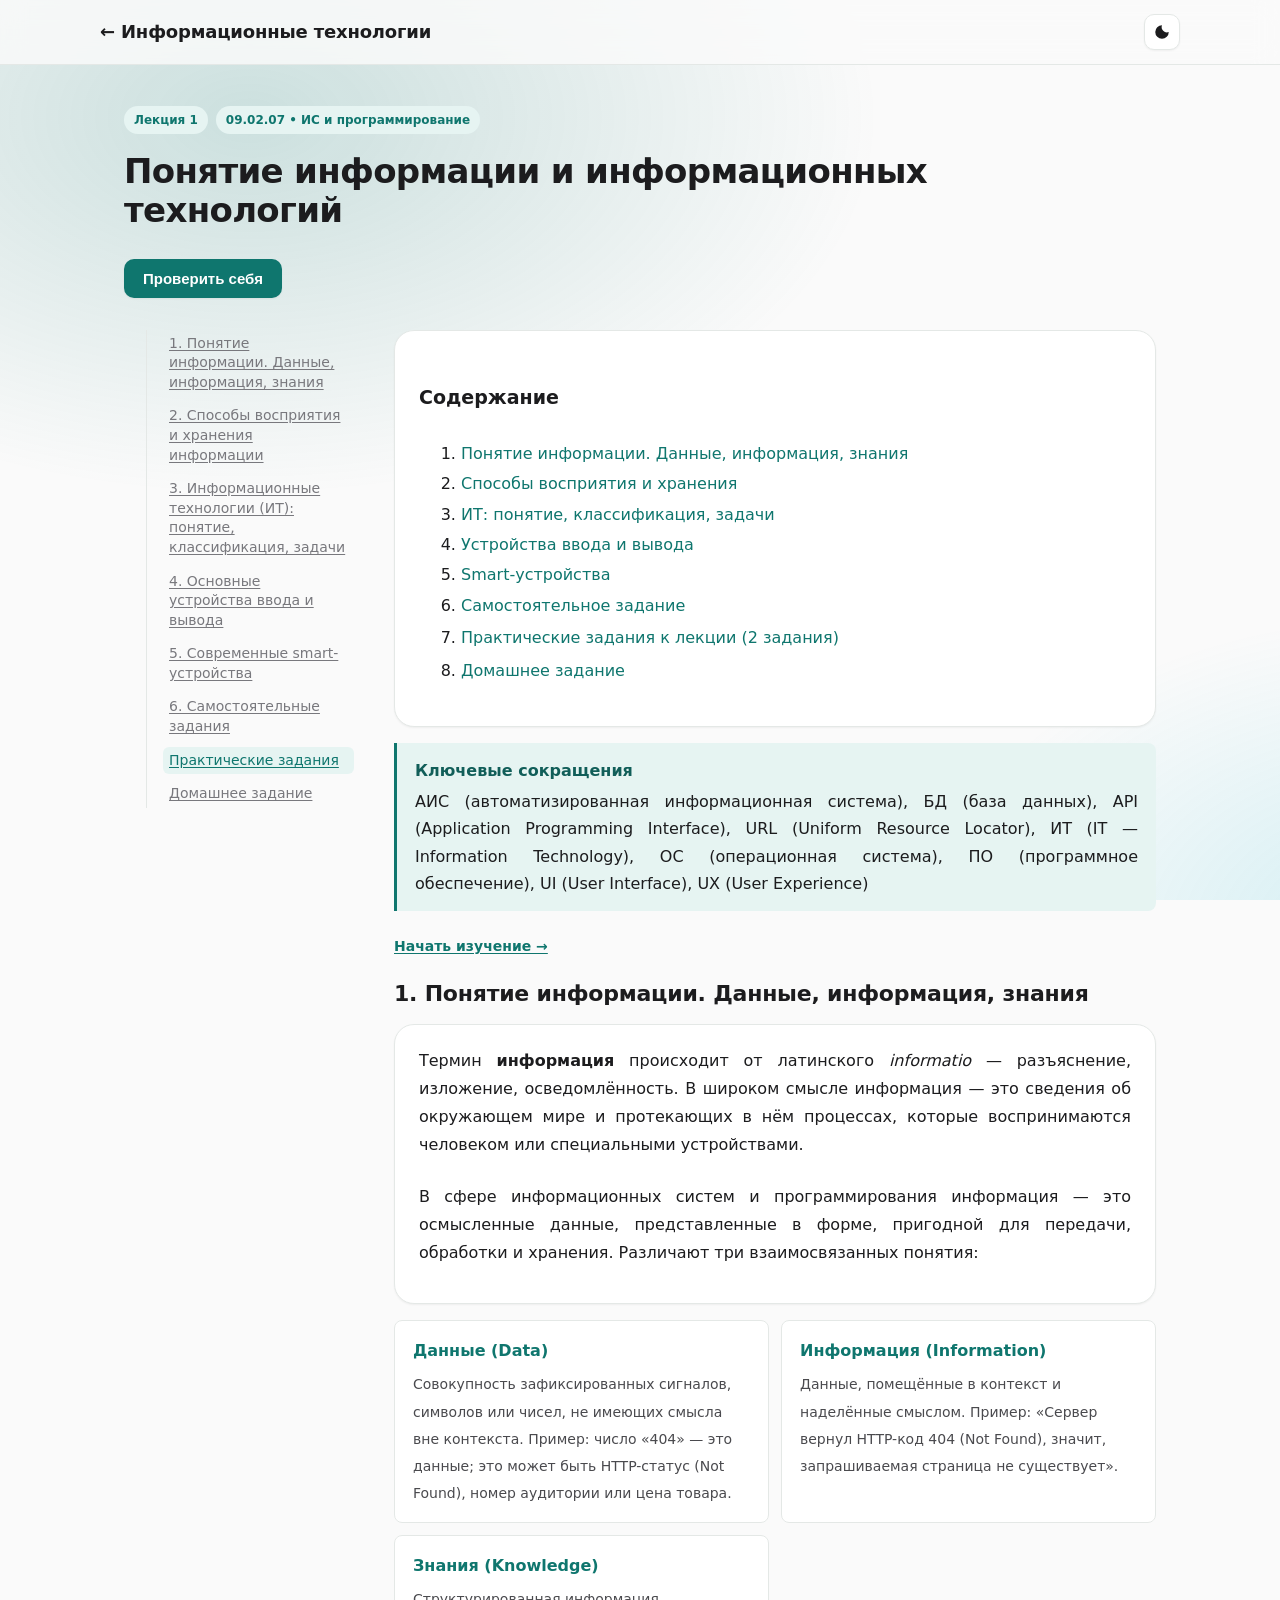
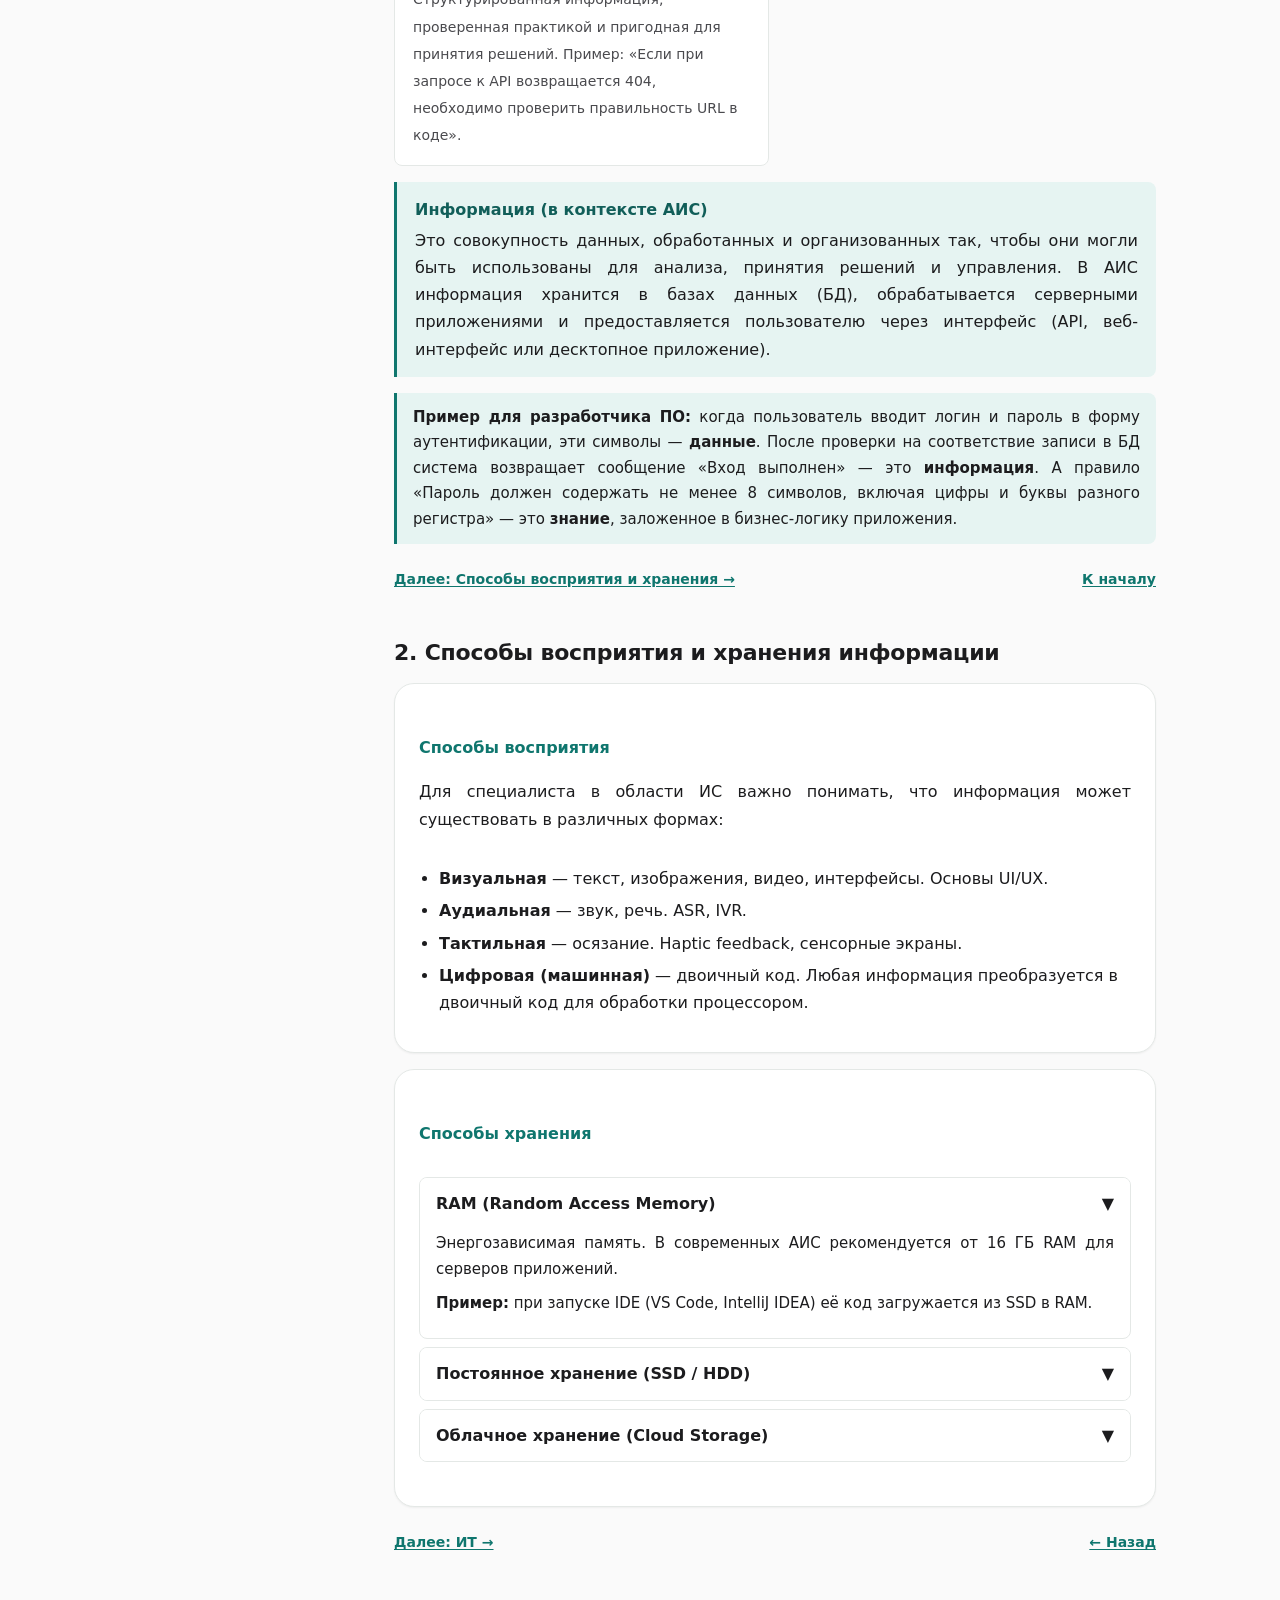
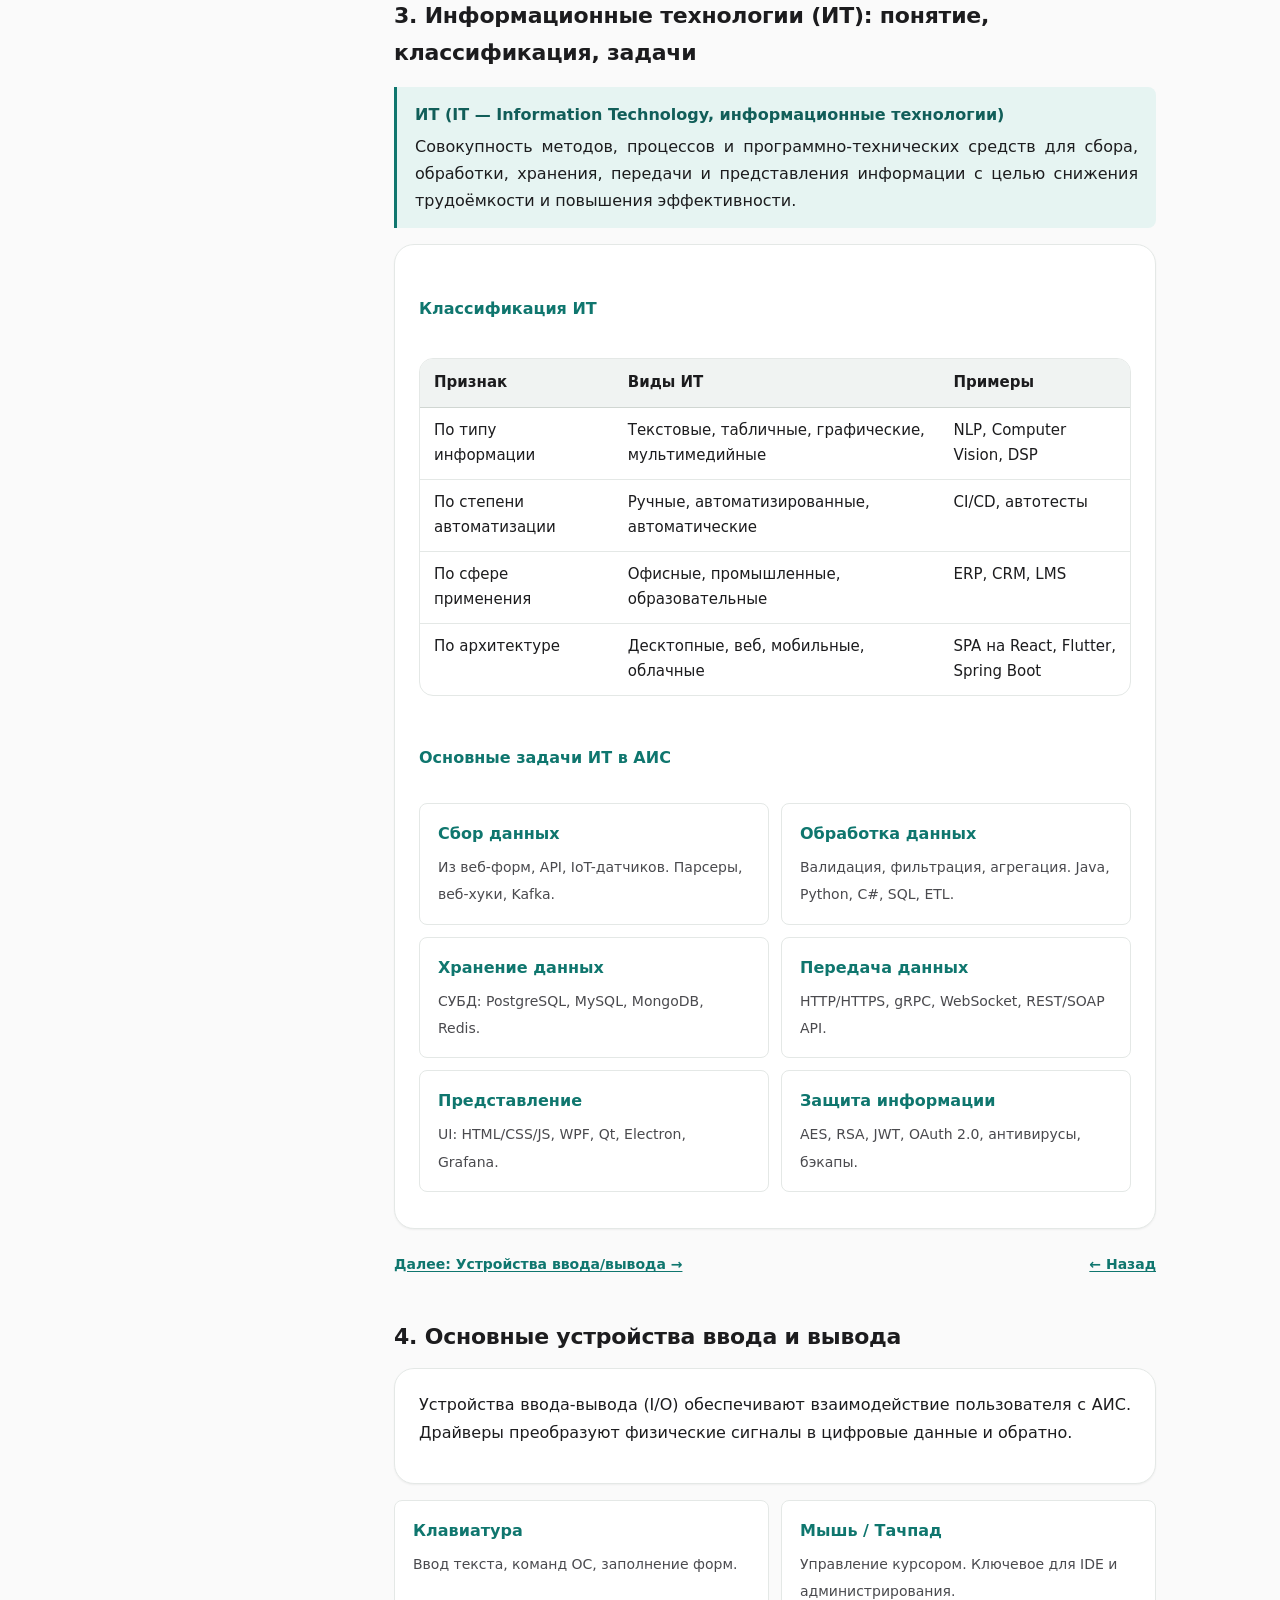
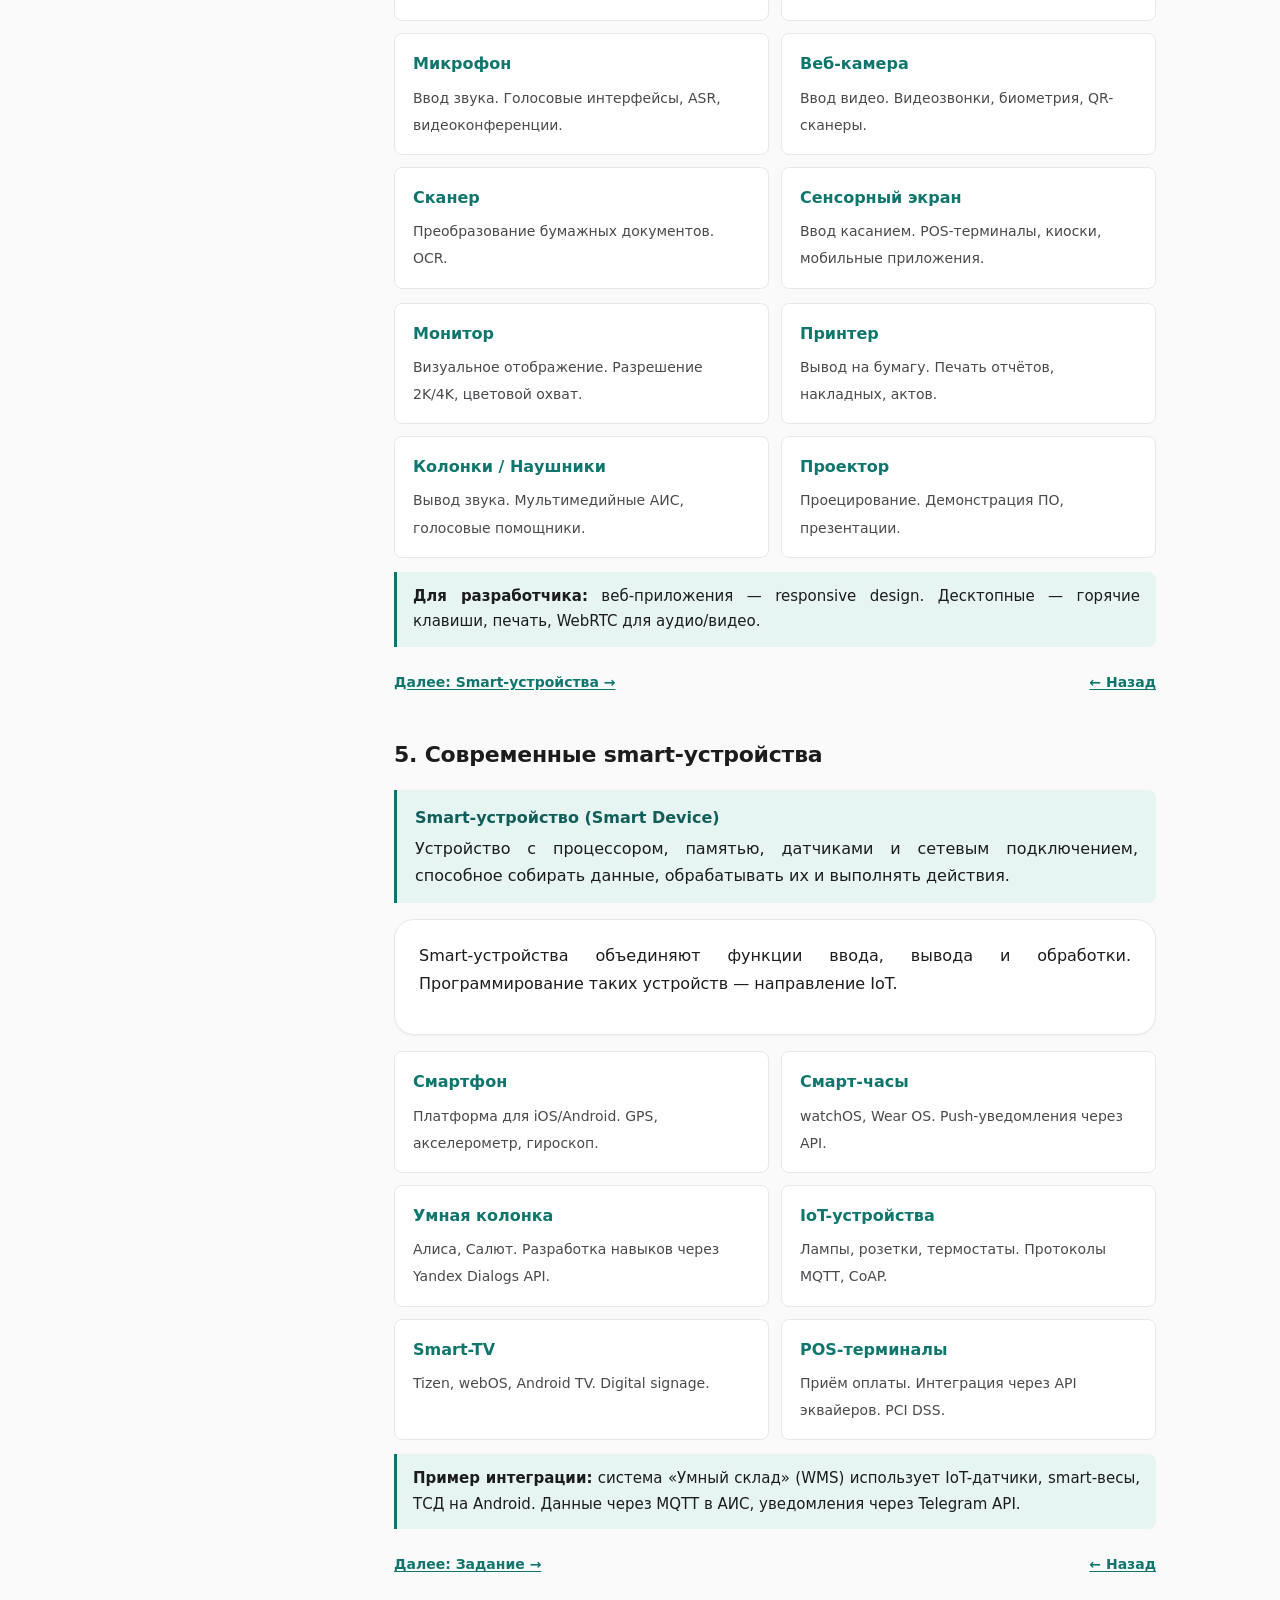
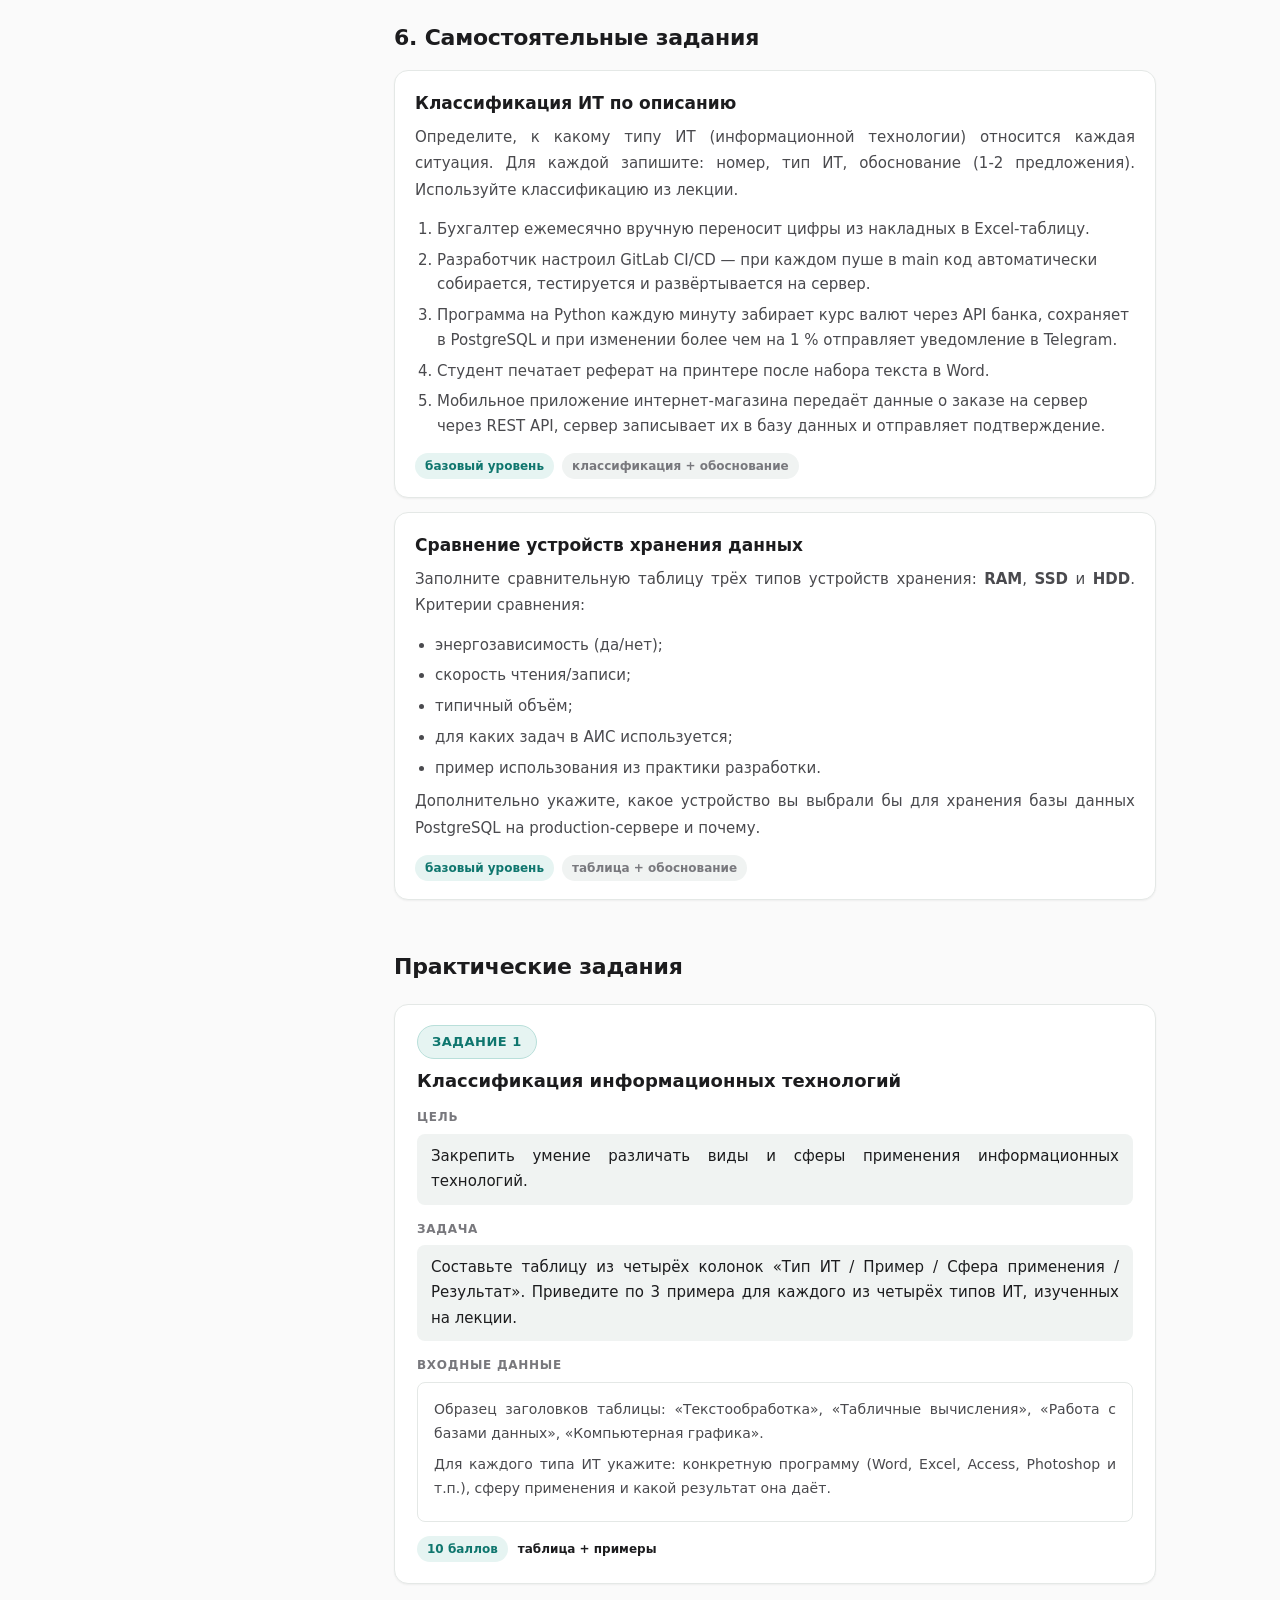
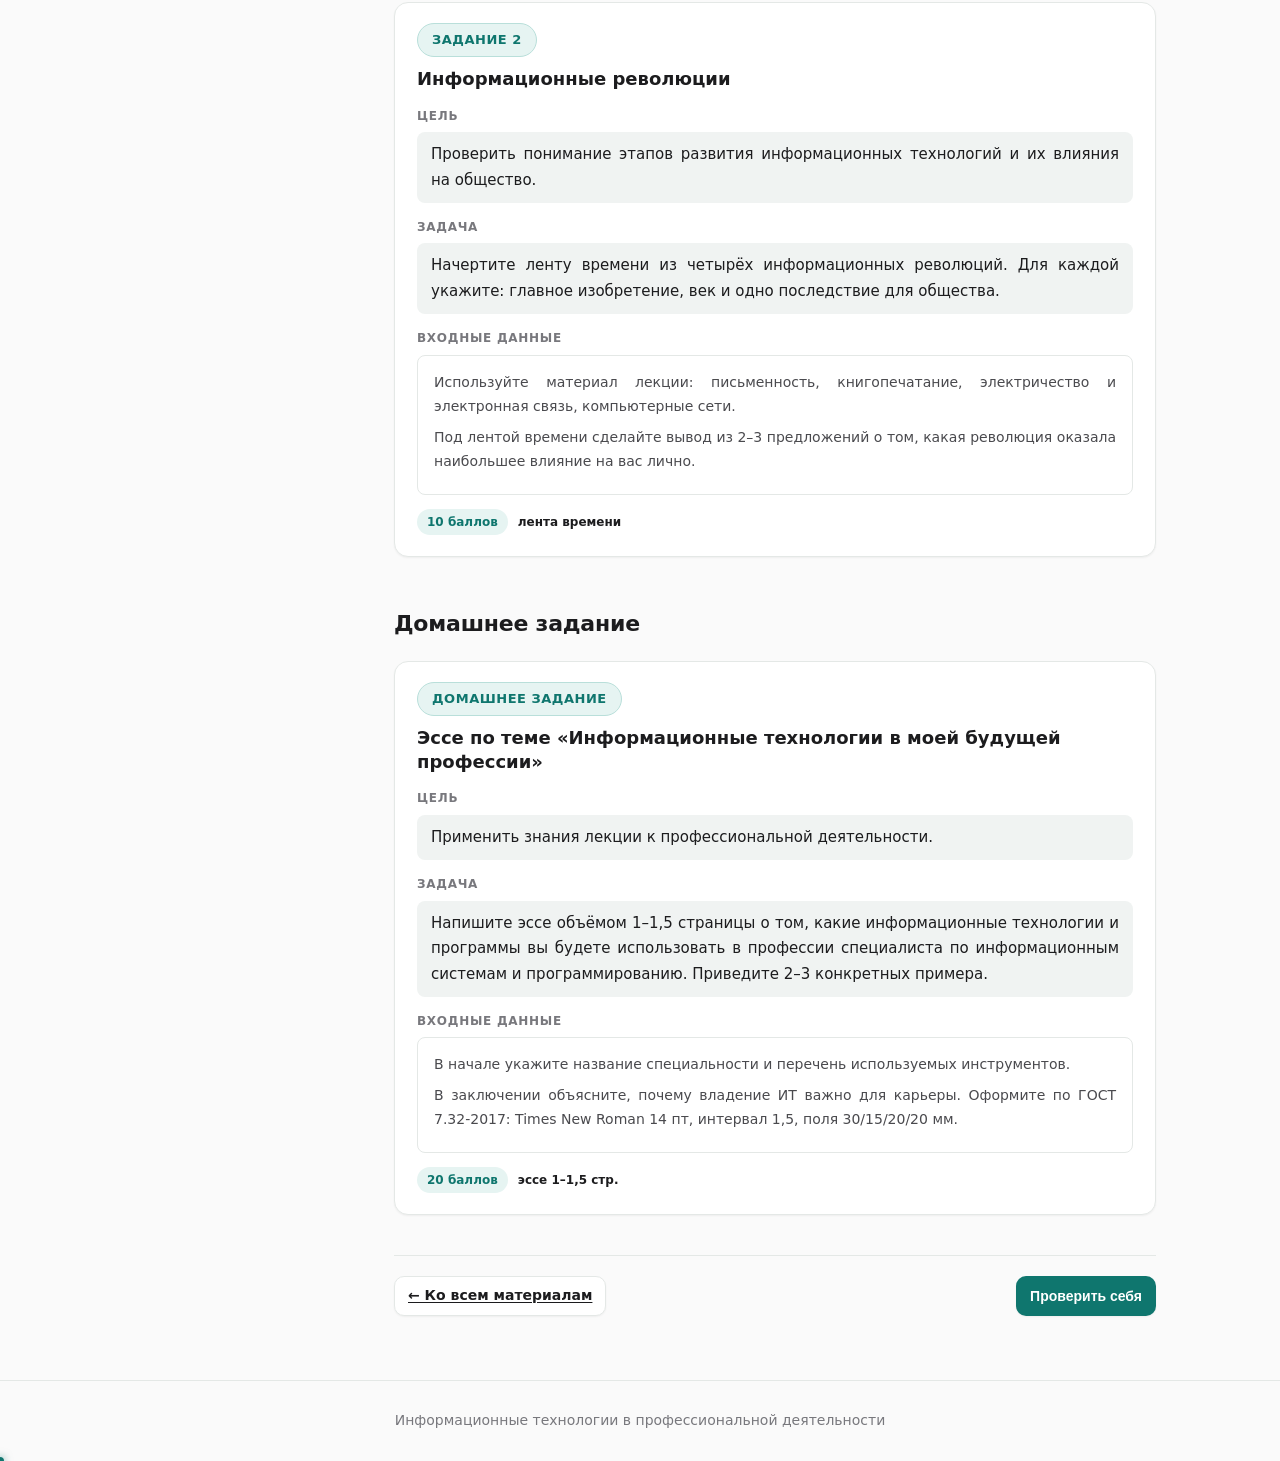
<file: isp/lekciya1.html>
<!DOCTYPE html>
<html lang="ru">
<head>
<meta charset="utf-8">
<meta name="viewport" content="width=device-width, initial-scale=1">
<title>Понятие информации и информационных технологий</title>
<link rel="stylesheet" href="../css/theme.css">
<link rel="stylesheet" href="../css/styles.css">
<link rel="stylesheet" href="../css/magic.css">
</head>
<body>
<header class="header">
  <div class="container header__inner">
    <a class="header__logo" href="../index.html">← Информационные технологии</a>
    <div class="header__right">
      <button class="theme-toggle" data-theme-toggle aria-label="Переключить тему">
        <svg data-icon="dark" viewBox="0 0 24 24" width="18" height="18" fill="currentColor"><path d="M12 3a9 9 0 1 0 9 9 7 7 0 0 1-9-9z"/></svg>
        <svg data-icon="light" viewBox="0 0 24 24" width="18" height="18" fill="currentColor" style="display:none"><path d="M12 7a5 5 0 1 0 0 10 5 5 0 0 0 0-10zm0-4v2m0 14v2m8-9h2M2 12h2m13-7l1.5-1.5M5.5 18.5L7 17m12 1l-1.5-1.5M5.5 5.5L7 7"/></svg>
      </button>
    </div>
  </div>
</header>
<main>
<div class="container">
  <article class="lesson">
    <header class="lesson__header">
      <div class="badge-row">
        <span class="badge badge--mark">Лекция 1</span>
        <span class="badge badge--mark">09.02.07 • ИС и программирование</span>
      </div>
      <h1 class="lesson__title">Понятие информации и информационных технологий</h1>
      <button class="btn btn--quiz" data-quiz-id="isp-1" style="margin-top:18px">Проверить себя</button>
    </header>
    <div class="lesson__layout">
      <nav class="lesson__toc"><div class="prose"><ul class="toc"><li><a class="toc-link" href="#s1">1. Понятие информации. Данные, информация, знания</a></li><li><a class="toc-link" href="#s2">2. Способы восприятия и хранения информации</a></li><li><a class="toc-link" href="#s3">3. Информационные технологии (ИТ): понятие, классификация, задачи</a></li><li><a class="toc-link" href="#s4">4. Основные устройства ввода и вывода</a></li><li><a class="toc-link" href="#s5">5. Современные smart-устройства</a></li><li><a class="toc-link" href="#s6">6. Самостоятельные задания</a></li><li><a class="toc-link" href="#tasks">Практические задания</a></li><li><a class="toc-link" href="#hw">Домашнее задание</a></li></ul></div></nav>
      <div class="prose">
        <nav class="card">
          <h3>Содержание</h3>
          <ol style="padding-left:1.25rem;margin-top:.5rem">
            <li style="margin-bottom:.25rem"><a href="#s1" style="color:var(--accent);text-decoration:none">Понятие информации. Данные, информация, знания</a></li>
            <li style="margin-bottom:.25rem"><a href="#s2" style="color:var(--accent);text-decoration:none">Способы восприятия и хранения</a></li>
            <li style="margin-bottom:.25rem"><a href="#s3" style="color:var(--accent);text-decoration:none">ИТ: понятие, классификация, задачи</a></li>
            <li style="margin-bottom:.25rem"><a href="#s4" style="color:var(--accent);text-decoration:none">Устройства ввода и вывода</a></li>
            <li style="margin-bottom:.25rem"><a href="#s5" style="color:var(--accent);text-decoration:none">Smart-устройства</a></li>
            <li><a href="#s6" style="color:var(--accent);text-decoration:none">Самостоятельное задание</a></li>
          <li><a href="#tasks" style="color:var(--accent);text-decoration:none">Практические задания к лекции (2 задания)</a></li>
            <li><a href="#hw" style="color:var(--accent);text-decoration:none">Домашнее задание</a></li></ol>
        </nav>
        <div class="def-block"><span class="term">Ключевые сокращения</span> АИС (автоматизированная информационная система), БД (база данных), API (Application Programming Interface), URL (Uniform Resource Locator), ИТ (IT — Information Technology), ОС (операционная система), ПО (программное обеспечение), UI (User Interface), UX (User Experience)</div>
        <div class="section-nav"><a href="#s1">Начать изучение &rarr;</a></div>
        <h2 class="section-title first" id="s1">1. Понятие информации. Данные, информация, знания</h2>
        <div class="card">
          <p>Термин <strong>информация</strong> происходит от латинского <em>informatio</em> — разъяснение, изложение, осведомлённость. В широком смысле информация — это сведения об окружающем мире и протекающих в нём процессах, которые воспринимаются человеком или специальными устройствами.</p>
          <p>В сфере информационных систем и программирования информация — это осмысленные данные, представленные в форме, пригодной для передачи, обработки и хранения. Различают три взаимосвязанных понятия:</p>
        </div>
        <div class="term-grid">
          <div class="term-card"><span class="label">Данные (Data)</span><span class="desc">Совокупность зафиксированных сигналов, символов или чисел, не имеющих смысла вне контекста. Пример: число &laquo;404&raquo; — это данные; это может быть HTTP-статус (Not Found), номер аудитории или цена товара.</span></div>
          <div class="term-card"><span class="label">Информация (Information)</span><span class="desc">Данные, помещённые в контекст и наделённые смыслом. Пример: &laquo;Сервер вернул HTTP-код 404 (Not Found), значит, запрашиваемая страница не существует&raquo;.</span></div>
          <div class="term-card"><span class="label">Знания (Knowledge)</span><span class="desc">Структурированная информация, проверенная практикой и пригодная для принятия решений. Пример: &laquo;Если при запросе к API возвращается 404, необходимо проверить правильность URL в коде&raquo;.</span></div>
        </div>
        <div class="def-block"><span class="term">Информация (в контексте АИС)</span> Это совокупность данных, обработанных и организованных так, чтобы они могли быть использованы для анализа, принятия решений и управления. В АИС информация хранится в базах данных (БД), обрабатывается серверными приложениями и предоставляется пользователю через интерфейс (API, веб-интерфейс или десктопное приложение).</div>
        <div class="info-box"><strong>Пример для разработчика ПО:</strong> когда пользователь вводит логин и пароль в форму аутентификации, эти символы — <strong>данные</strong>. После проверки на соответствие записи в БД система возвращает сообщение &laquo;Вход выполнен&raquo; — это <strong>информация</strong>. А правило &laquo;Пароль должен содержать не менее 8 символов, включая цифры и буквы разного регистра&raquo; — это <strong>знание</strong>, заложенное в бизнес-логику приложения.</div>
        <div class="section-nav"><a href="#s2">Далее: Способы восприятия и хранения &rarr;</a><a href="#">К началу</a></div>
        <h2 class="section-title" id="s2">2. Способы восприятия и хранения информации</h2>
        <div class="card">
          <h3 style="font-size:1rem;font-weight:700;color:var(--accent);margin-bottom:.4rem">Способы восприятия</h3>
          <p>Для специалиста в области ИС важно понимать, что информация может существовать в различных формах:</p>
          <ul><li><strong>Визуальная</strong> — текст, изображения, видео, интерфейсы. Основы UI/UX.</li><li><strong>Аудиальная</strong> — звук, речь. ASR, IVR.</li><li><strong>Тактильная</strong> — осязание. Haptic feedback, сенсорные экраны.</li><li><strong>Цифровая (машинная)</strong> — двоичный код. Любая информация преобразуется в двоичный код для обработки процессором.</li></ul>
        </div>
        <div class="card">
          <h3 style="font-size:1rem;font-weight:700;color:var(--accent);margin-bottom:.4rem">Способы хранения</h3>
          <div class="accordion">
            <div class="accordion-item open"><button class="accordion-trigger">RAM (Random Access Memory) <span class="arrow">&#9660;</span></button><div class="accordion-body"><div class="accordion-body-inner"><p>Энергозависимая память. В современных АИС рекомендуется от 16 ГБ RAM для серверов приложений.</p><p><strong>Пример:</strong> при запуске IDE (VS Code, IntelliJ IDEA) её код загружается из SSD в RAM.</p></div></div></div>
            <div class="accordion-item"><button class="accordion-trigger">Постоянное хранение (SSD / HDD) <span class="arrow">&#9660;</span></button><div class="accordion-body"><div class="accordion-body-inner"><p>SSD — твердотельный накопитель. HDD — жёсткий диск.</p><p><strong>Пример:</strong> СУБД PostgreSQL хранит таблицы на SSD для быстрых операций.</p></div></div></div>
            <div class="accordion-item"><button class="accordion-trigger">Облачное хранение (Cloud Storage) <span class="arrow">&#9660;</span></button><div class="accordion-body"><div class="accordion-body-inner"><p>Данные на удалённых серверах (Yandex Object Storage, AWS S3).</p><p><strong>Пример:</strong> файлы статики (CSS, JS, изображения) размещаются в объектном хранилище.</p></div></div></div>
          </div>
        </div>
        <div class="section-nav"><a href="#s3">Далее: ИТ &rarr;</a><a href="#s1">&larr; Назад</a></div>
        <h2 class="section-title" id="s3">3. Информационные технологии (ИТ): понятие, классификация, задачи</h2>
        <div class="def-block"><span class="term">ИТ (IT — Information Technology, информационные технологии)</span> Совокупность методов, процессов и программно-технических средств для сбора, обработки, хранения, передачи и представления информации с целью снижения трудоёмкости и повышения эффективности.</div>
        <div class="card">
          <h3 style="font-size:1rem;font-weight:700;color:var(--accent);margin-bottom:.5rem">Классификация ИТ</h3>
          <div class="table-wrap">
            <table><thead><tr><th>Признак</th><th>Виды ИТ</th><th>Примеры</th></tr></thead>
            <tbody><tr><td>По типу информации</td><td>Текстовые, табличные, графические, мультимедийные</td><td>NLP, Computer Vision, DSP</td></tr>
            <tr><td>По степени автоматизации</td><td>Ручные, автоматизированные, автоматические</td><td>CI/CD, автотесты</td></tr>
            <tr><td>По сфере применения</td><td>Офисные, промышленные, образовательные</td><td>ERP, CRM, LMS</td></tr>
            <tr><td>По архитектуре</td><td>Десктопные, веб, мобильные, облачные</td><td>SPA на React, Flutter, Spring Boot</td></tr></tbody></table>
          </div>
          <h3 style="font-size:1rem;font-weight:700;color:var(--accent);margin:1.25rem 0 .5rem">Основные задачи ИТ в АИС</h3>
          <div class="term-grid">
            <div class="term-card"><span class="label">Сбор данных</span><span class="desc">Из веб-форм, API, IoT-датчиков. Парсеры, веб-хуки, Kafka.</span></div>
            <div class="term-card"><span class="label">Обработка данных</span><span class="desc">Валидация, фильтрация, агрегация. Java, Python, C#, SQL, ETL.</span></div>
            <div class="term-card"><span class="label">Хранение данных</span><span class="desc">СУБД: PostgreSQL, MySQL, MongoDB, Redis.</span></div>
            <div class="term-card"><span class="label">Передача данных</span><span class="desc">HTTP/HTTPS, gRPC, WebSocket, REST/SOAP API.</span></div>
            <div class="term-card"><span class="label">Представление</span><span class="desc">UI: HTML/CSS/JS, WPF, Qt, Electron, Grafana.</span></div>
            <div class="term-card"><span class="label">Защита информации</span><span class="desc">AES, RSA, JWT, OAuth 2.0, антивирусы, бэкапы.</span></div>
          </div>
        </div>
        <div class="section-nav"><a href="#s4">Далее: Устройства ввода/вывода &rarr;</a><a href="#s2">&larr; Назад</a></div>
        <h2 class="section-title" id="s4">4. Основные устройства ввода и вывода</h2>
        <div class="card"><p>Устройства ввода-вывода (I/O) обеспечивают взаимодействие пользователя с АИС. Драйверы преобразуют физические сигналы в цифровые данные и обратно.</p></div>
        <div class="term-grid">
          <div class="term-card"><span class="label">Клавиатура</span><span class="desc">Ввод текста, команд ОС, заполнение форм.</span></div>
          <div class="term-card"><span class="label">Мышь / Тачпад</span><span class="desc">Управление курсором. Ключевое для IDE и администрирования.</span></div>
          <div class="term-card"><span class="label">Микрофон</span><span class="desc">Ввод звука. Голосовые интерфейсы, ASR, видеоконференции.</span></div>
          <div class="term-card"><span class="label">Веб-камера</span><span class="desc">Ввод видео. Видеозвонки, биометрия, QR-сканеры.</span></div>
          <div class="term-card"><span class="label">Сканер</span><span class="desc">Преобразование бумажных документов. OCR.</span></div>
          <div class="term-card"><span class="label">Сенсорный экран</span><span class="desc">Ввод касанием. POS-терминалы, киоски, мобильные приложения.</span></div>
        </div>
        <div class="term-grid">
          <div class="term-card"><span class="label">Монитор</span><span class="desc">Визуальное отображение. Разрешение 2K/4K, цветовой охват.</span></div>
          <div class="term-card"><span class="label">Принтер</span><span class="desc">Вывод на бумагу. Печать отчётов, накладных, актов.</span></div>
          <div class="term-card"><span class="label">Колонки / Наушники</span><span class="desc">Вывод звука. Мультимедийные АИС, голосовые помощники.</span></div>
          <div class="term-card"><span class="label">Проектор</span><span class="desc">Проецирование. Демонстрация ПО, презентации.</span></div>
        </div>
        <div class="info-box neon"><strong>Для разработчика:</strong> веб-приложения — responsive design. Десктопные — горячие клавиши, печать, WebRTC для аудио/видео.</div>
        <div class="section-nav"><a href="#s5">Далее: Smart-устройства &rarr;</a><a href="#s3">&larr; Назад</a></div>
        <h2 class="section-title" id="s5">5. Современные smart-устройства</h2>
        <div class="def-block"><span class="term">Smart-устройство (Smart Device)</span> Устройство с процессором, памятью, датчиками и сетевым подключением, способное собирать данные, обрабатывать их и выполнять действия.</div>
        <div class="card"><p>Smart-устройства объединяют функции ввода, вывода и обработки. Программирование таких устройств — направление IoT.</p></div>
        <div class="term-grid">
          <div class="term-card"><span class="label">Смартфон</span><span class="desc">Платформа для iOS/Android. GPS, акселерометр, гироскоп.</span></div>
          <div class="term-card"><span class="label">Смарт-часы</span><span class="desc">watchOS, Wear OS. Push-уведомления через API.</span></div>
          <div class="term-card"><span class="label">Умная колонка</span><span class="desc">Алиса, Салют. Разработка навыков через Yandex Dialogs API.</span></div>
          <div class="term-card"><span class="label">IoT-устройства</span><span class="desc">Лампы, розетки, термостаты. Протоколы MQTT, CoAP.</span></div>
          <div class="term-card"><span class="label">Smart-TV</span><span class="desc">Tizen, webOS, Android TV. Digital signage.</span></div>
          <div class="term-card"><span class="label">POS-терминалы</span><span class="desc">Приём оплаты. Интеграция через API эквайеров. PCI DSS.</span></div>
        </div>
        <div class="info-box"><strong>Пример интеграции:</strong> система &laquo;Умный склад&raquo; (WMS) использует IoT-датчики, smart-весы, ТСД на Android. Данные через MQTT в АИС, уведомления через Telegram API.</div>
        <div class="section-nav"><a href="#s6">Далее: Задание &rarr;</a><a href="#s4">&larr; Назад</a></div>
        <h2 class="section-title" id="s6">6. Самостоятельные задания</h2>
        <div class="task-list">
          <div class="task-card">
            <div class="task-title">Классификация ИТ по описанию</div>
            <div class="task-body">
              <p>Определите, к какому типу ИТ (информационной технологии) относится каждая ситуация. Для каждой запишите: номер, тип ИТ, обоснование (1-2 предложения). Используйте классификацию из лекции.</p>
              <ol>
                <li>Бухгалтер ежемесячно вручную переносит цифры из накладных в Excel-таблицу.</li>
                <li>Разработчик настроил GitLab CI/CD — при каждом пуше в main код автоматически собирается, тестируется и развёртывается на сервер.</li>
                <li>Программа на Python каждую минуту забирает курс валют через API банка, сохраняет в PostgreSQL и при изменении более чем на 1 % отправляет уведомление в Telegram.</li>
                <li>Студент печатает реферат на принтере после набора текста в Word.</li>
                <li>Мобильное приложение интернет-магазина передаёт данные о заказе на сервер через REST API, сервер записывает их в базу данных и отправляет подтверждение.</li>
              </ol>
            </div>
            <div class="task-meta"><span class="badge level">базовый уровень</span><span class="badge format">классификация + обоснование</span></div>
          </div>
          <div class="task-card">
            <div class="task-title">Сравнение устройств хранения данных</div>
            <div class="task-body">
              <p>Заполните сравнительную таблицу трёх типов устройств хранения: <strong>RAM</strong>, <strong>SSD</strong> и <strong>HDD</strong>. Критерии сравнения:</p>
              <ul>
                <li>энергозависимость (да/нет);</li>
                <li>скорость чтения/записи;</li>
                <li>типичный объём;</li>
                <li>для каких задач в АИС используется;</li>
                <li>пример использования из практики разработки.</li>
              </ul>
              <p>Дополнительно укажите, какое устройство вы выбрали бы для хранения базы данных PostgreSQL на production-сервере и почему.</p>
            </div>
            <div class="task-meta"><span class="badge level">базовый уровень</span><span class="badge format">таблица + обоснование</span></div>
          </div>
        </div>
        <h2 class="section-title" style="margin-top:2.5rem" id="tasks">Практические задания</h2>
<div class="task-block" id="задание1">
  <span class="task-num">Задание 1</span>
  <div class="task-title">Классификация информационных технологий</div>
  <span class="lbl">Цель</span>
  <div class="goal">Закрепить умение различать виды и сферы применения информационных технологий.</div>
  <span class="lbl">Задача</span>
  <div class="job">Составьте таблицу из четырёх колонок «Тип ИТ / Пример / Сфера применения / Результат». Приведите по 3 примера для каждого из четырёх типов ИТ, изученных на лекции.</div>
  <span class="lbl">Входные данные</span>
  <div class="src-text"><p>Образец заголовков таблицы: «Текстообработка», «Табличные вычисления», «Работа с базами данных», «Компьютерная графика».</p>
<p>Для каждого типа ИТ укажите: конкретную программу (Word, Excel, Access, Photoshop и т.п.), сферу применения и какой результат она даёт.</p></div>
  <div class="task-meta"><span class="badge level">10 баллов</span><span class="badge">таблица + примеры</span></div>
</div>
<div class="task-block" id="задание2">
  <span class="task-num">Задание 2</span>
  <div class="task-title">Информационные революции</div>
  <span class="lbl">Цель</span>
  <div class="goal">Проверить понимание этапов развития информационных технологий и их влияния на общество.</div>
  <span class="lbl">Задача</span>
  <div class="job">Начертите ленту времени из четырёх информационных революций. Для каждой укажите: главное изобретение, век и одно последствие для общества.</div>
  <span class="lbl">Входные данные</span>
  <div class="src-text"><p>Используйте материал лекции: письменность, книгопечатание, электричество и электронная связь, компьютерные сети.</p>
<p>Под лентой времени сделайте вывод из 2–3 предложений о том, какая революция оказала наибольшее влияние на вас лично.</p></div>
  <div class="task-meta"><span class="badge level">10 баллов</span><span class="badge">лента времени</span></div>
</div>
<h2 class="section-title" style="margin-top:2.5rem" id="hw">Домашнее задание</h2>
<div class="task-block" id="hwork">
  <span class="task-num">Домашнее задание</span>
  <div class="task-title">Эссе по теме «Информационные технологии в моей будущей профессии»</div>
  <span class="lbl">Цель</span>
  <div class="goal">Применить знания лекции к профессиональной деятельности.</div>
  <span class="lbl">Задача</span>
  <div class="job">Напишите эссе объёмом 1–1,5 страницы о том, какие информационные технологии и программы вы будете использовать в профессии специалиста по информационным системам и программированию. Приведите 2–3 конкретных примера.</div>
  <span class="lbl">Входные данные</span>
  <div class="src-text"><p>В начале укажите название специальности и перечень используемых инструментов.</p>
<p>В заключении объясните, почему владение ИТ важно для карьеры. Оформите по ГОСТ 7.32-2017: Times New Roman 14 пт, интервал 1,5, поля 30/15/20/20 мм.</p></div>
  <div class="task-meta"><span class="badge level">20 баллов</span><span class="badge">эссе 1–1,5 стр.</span></div>
</div>

        <div class="lesson__nav">
          <a class="btn btn--ghost btn--sm" href="../index.html">← Ко всем материалам</a>
          <button class="btn btn--sm btn--quiz" data-quiz-id="isp-1">Проверить себя</button>
        </div>
      </div>
    </div>
  </article>
</div>
</main>
<footer class="footer"><div class="container">Информационные технологии в профессиональной деятельности</div></footer>
<script src="../js/theme.js"></script>
<script src="../js/cursor.js"></script>
<script src="../js/quiz-data.js"></script>
<script src="../js/quiz.js"></script>
<script src="../js/main.js"></script>
</body>
</html>
</file>
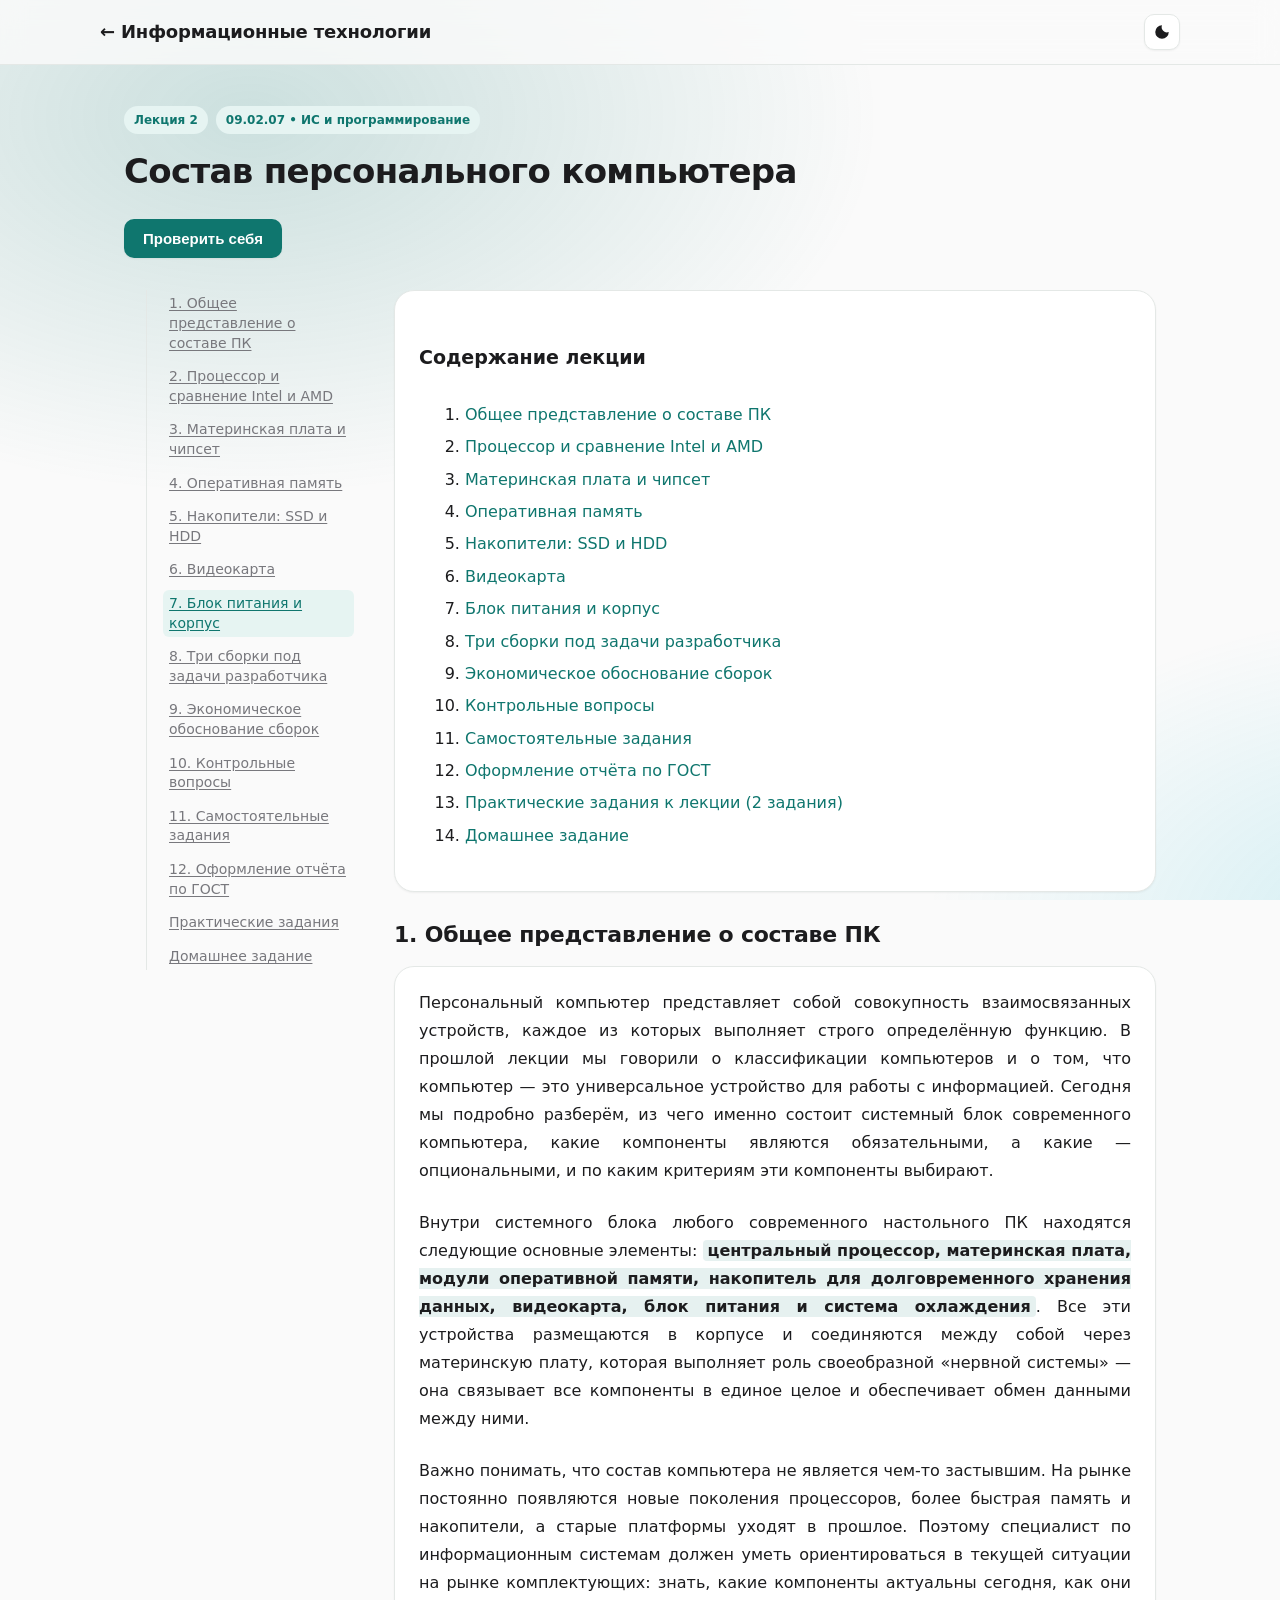
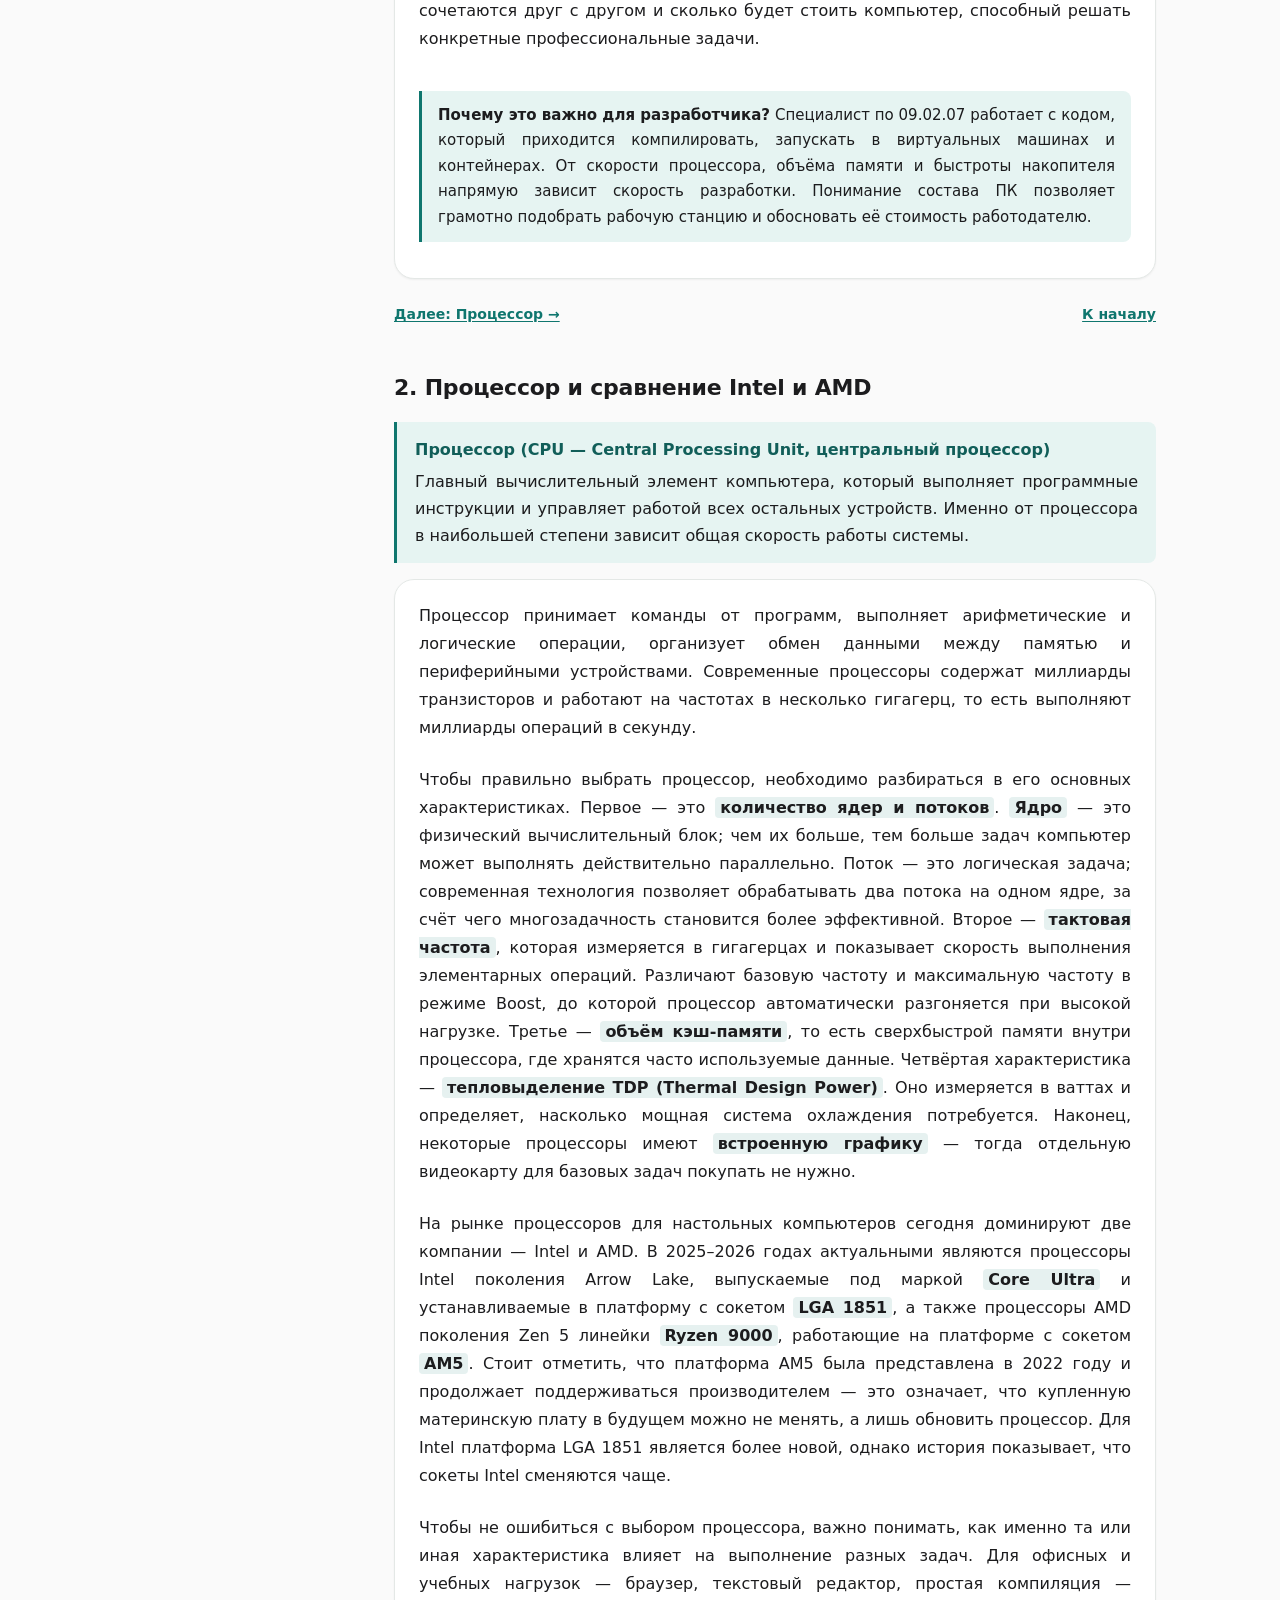
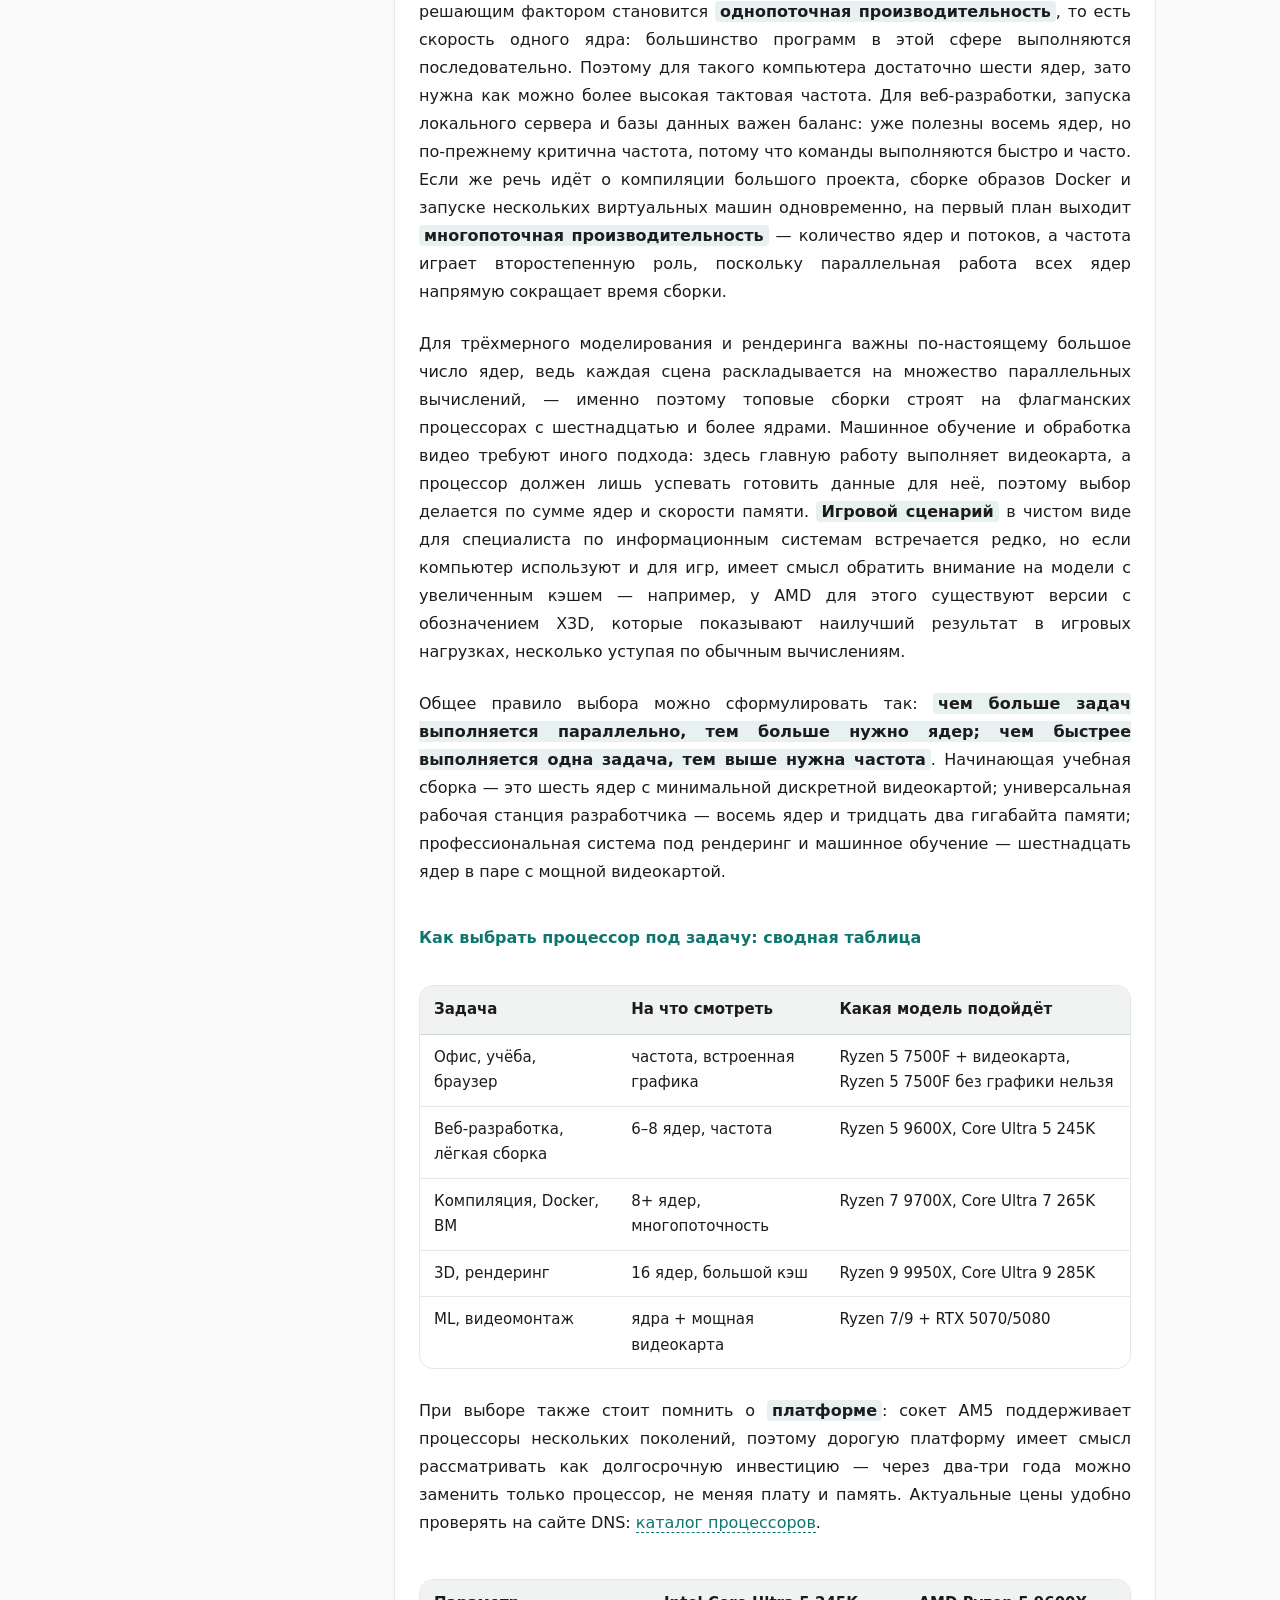
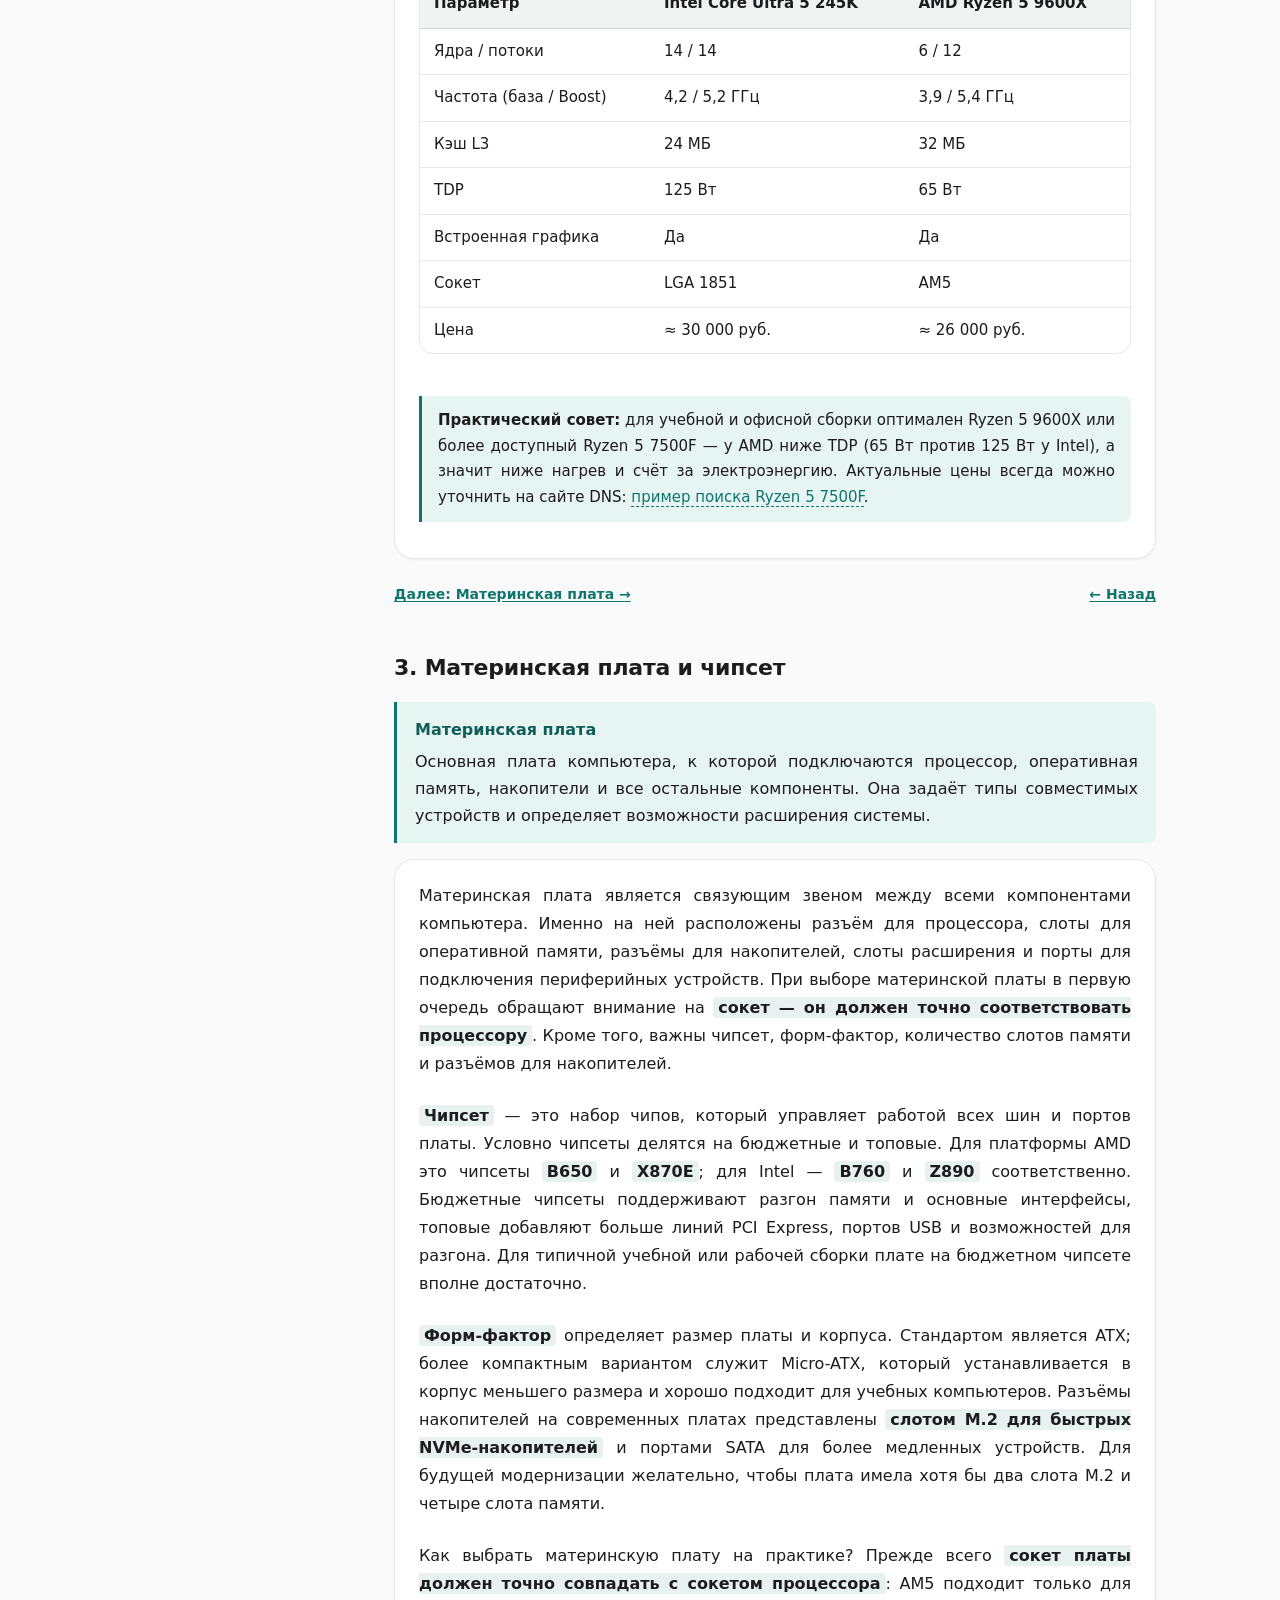
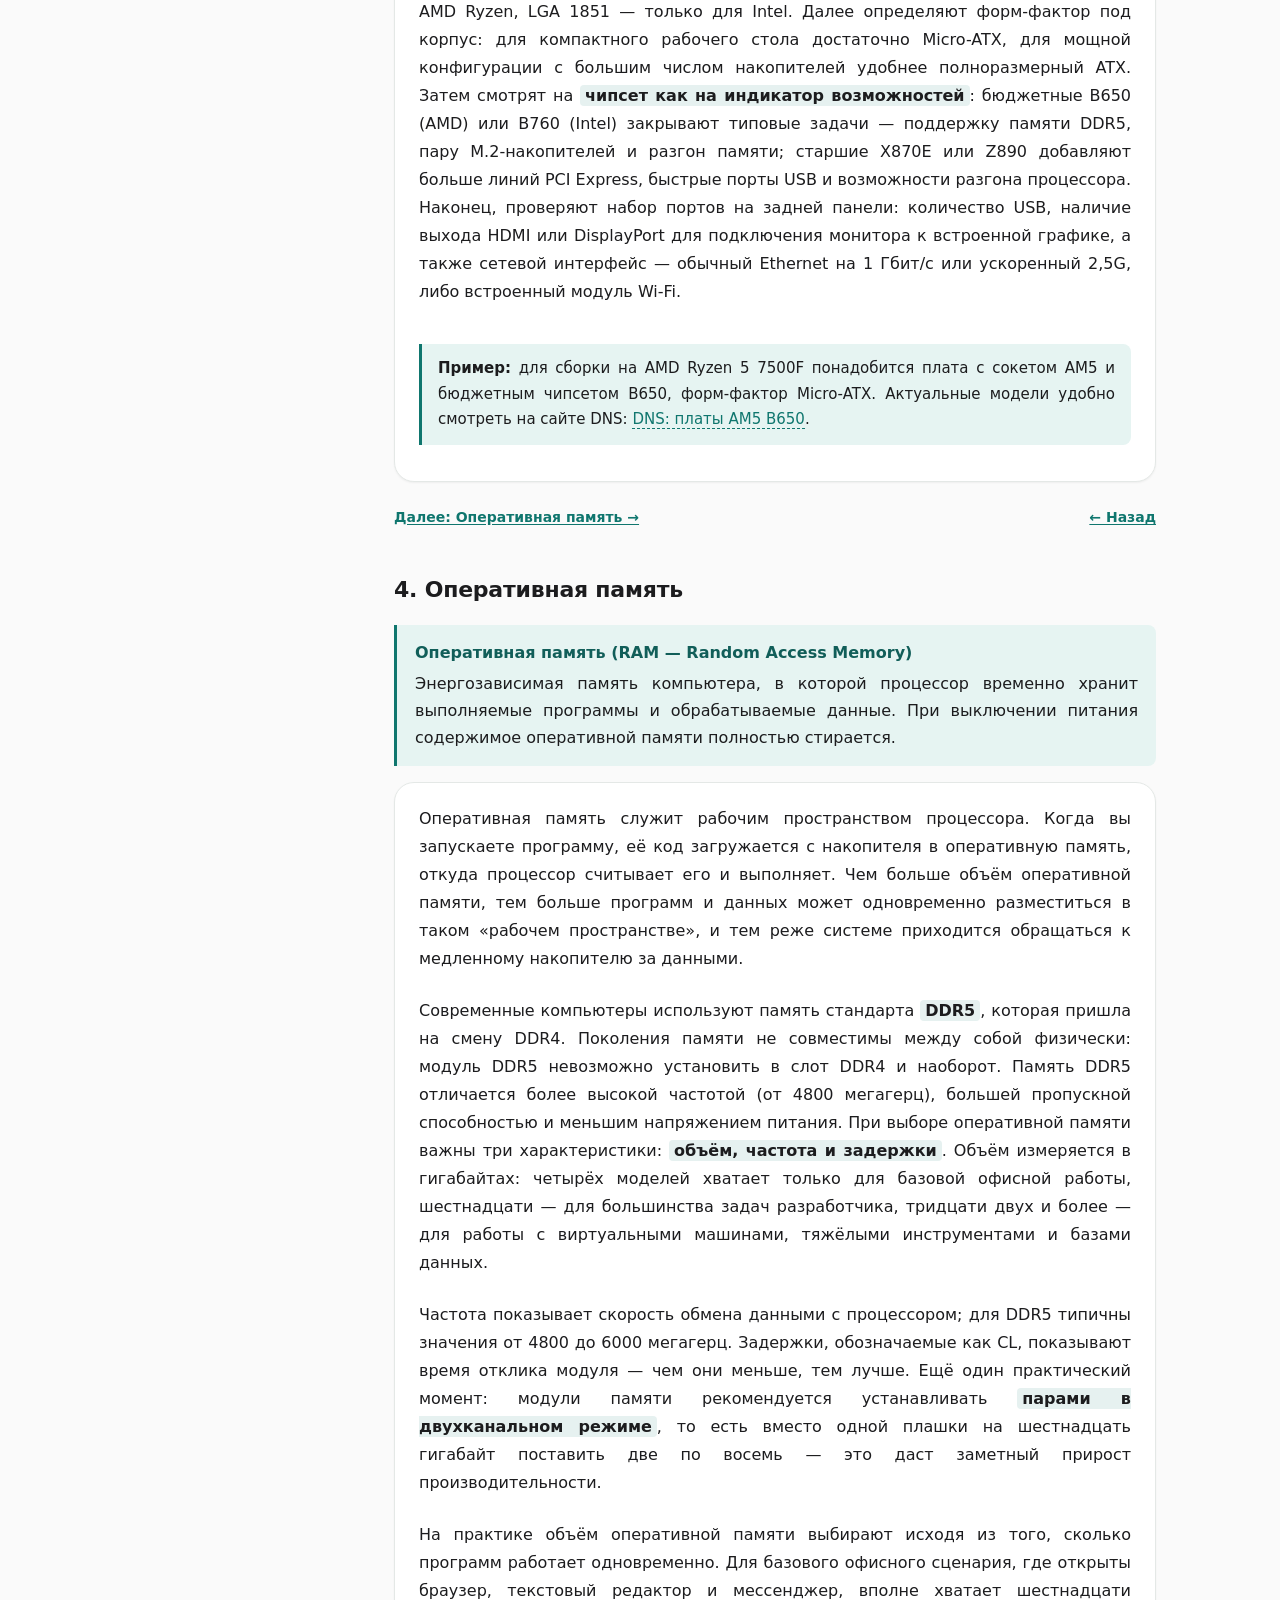
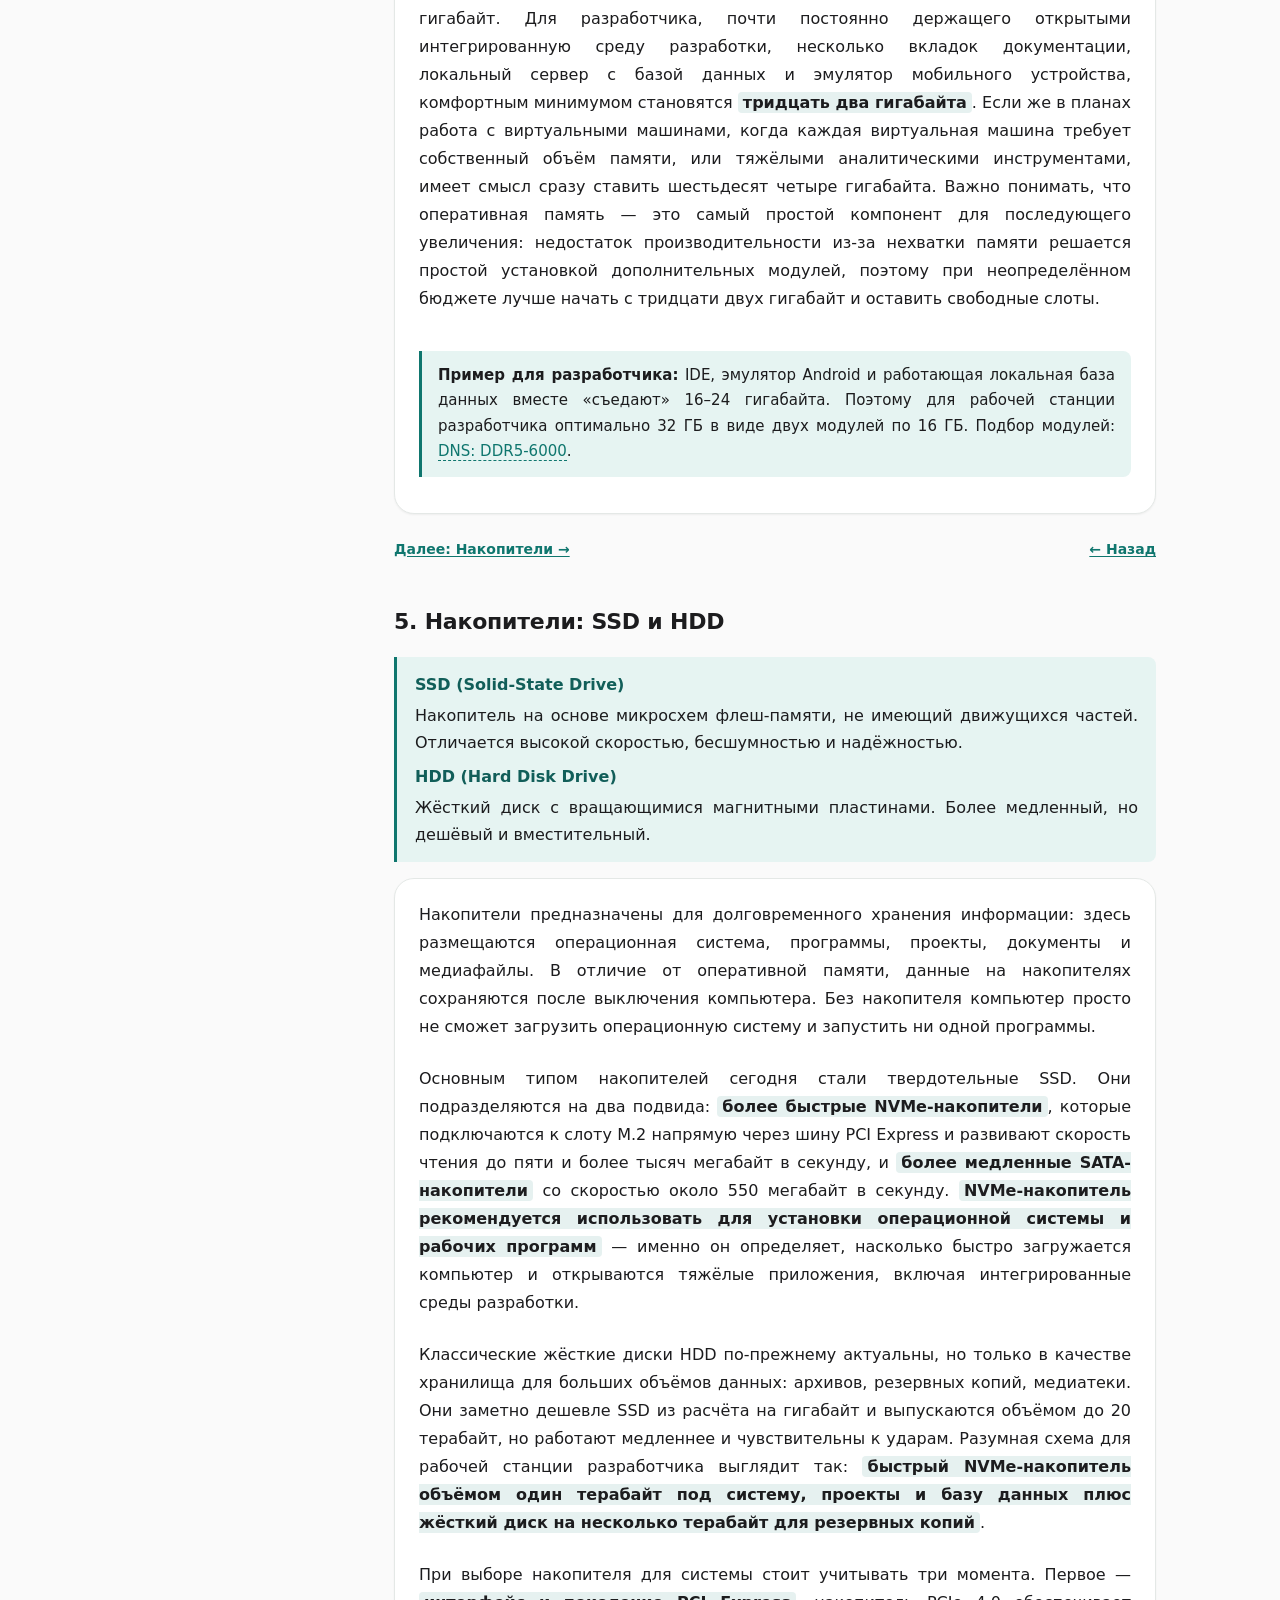
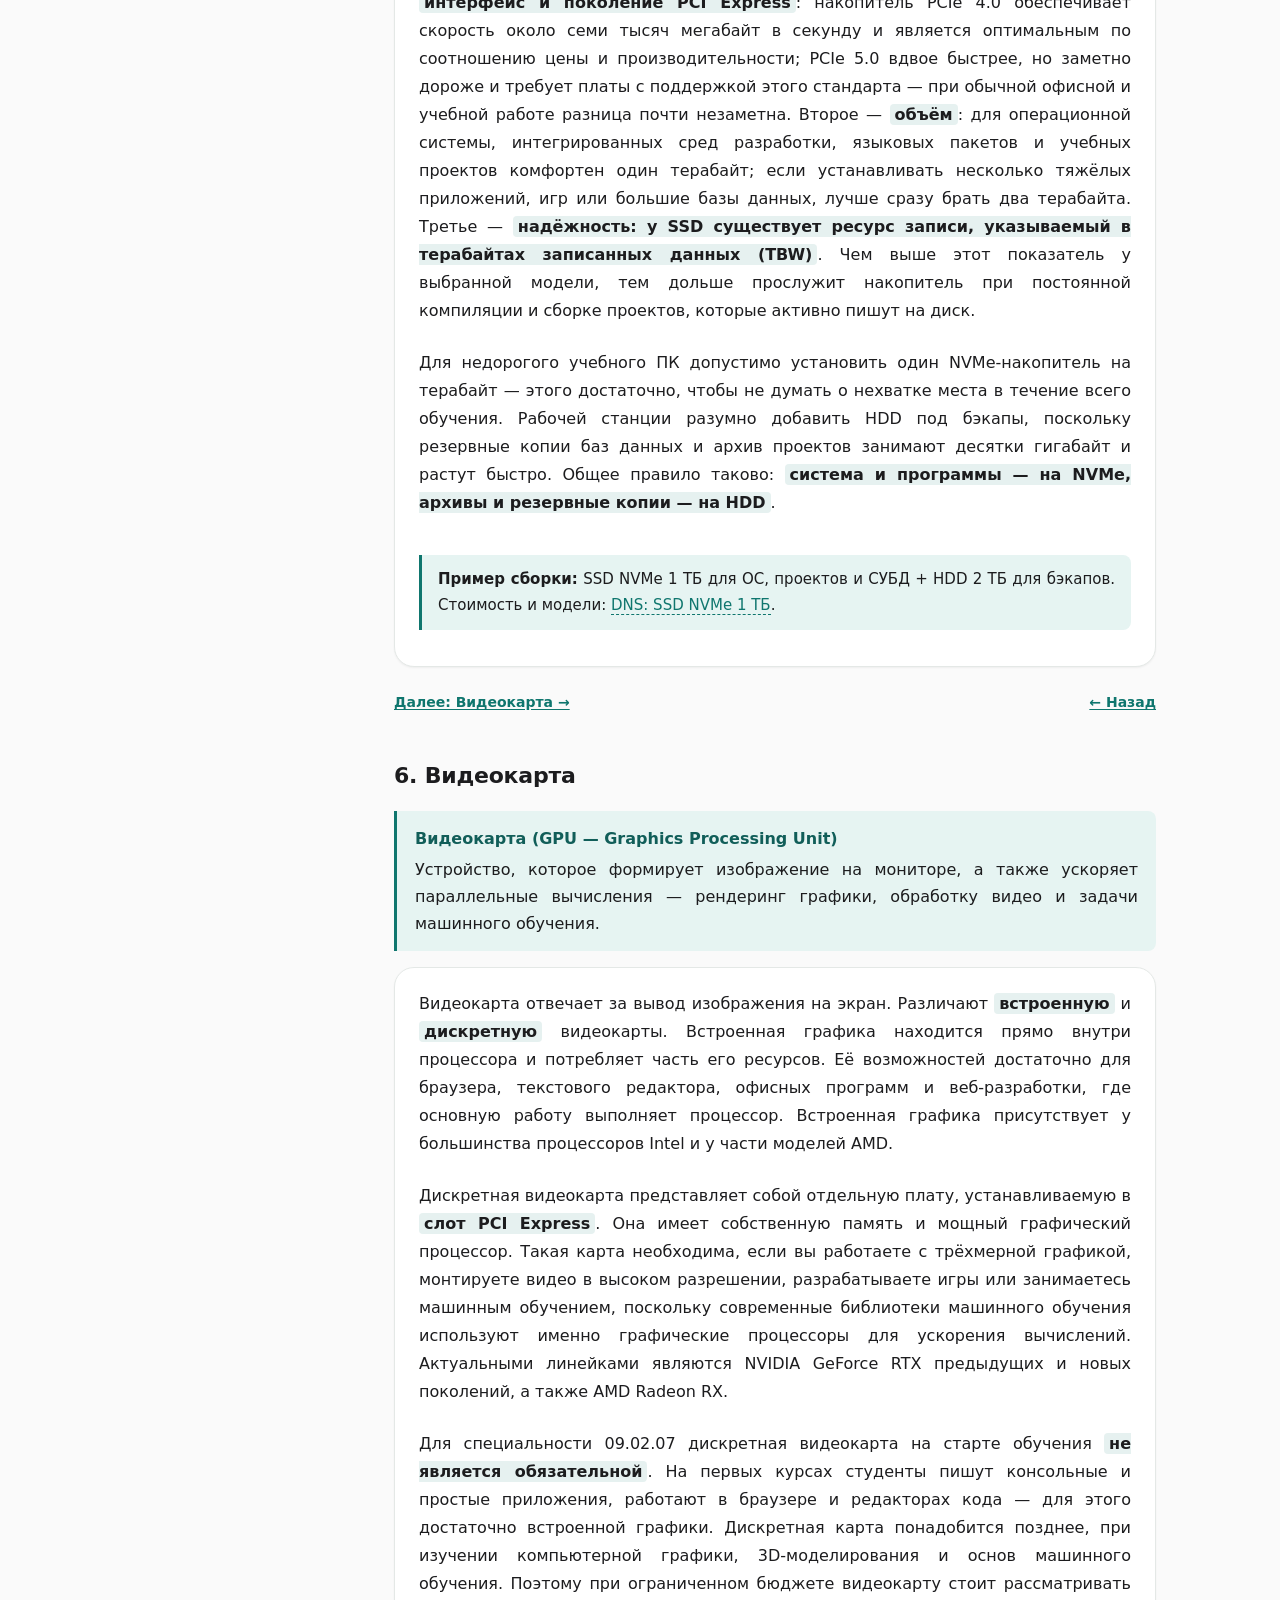
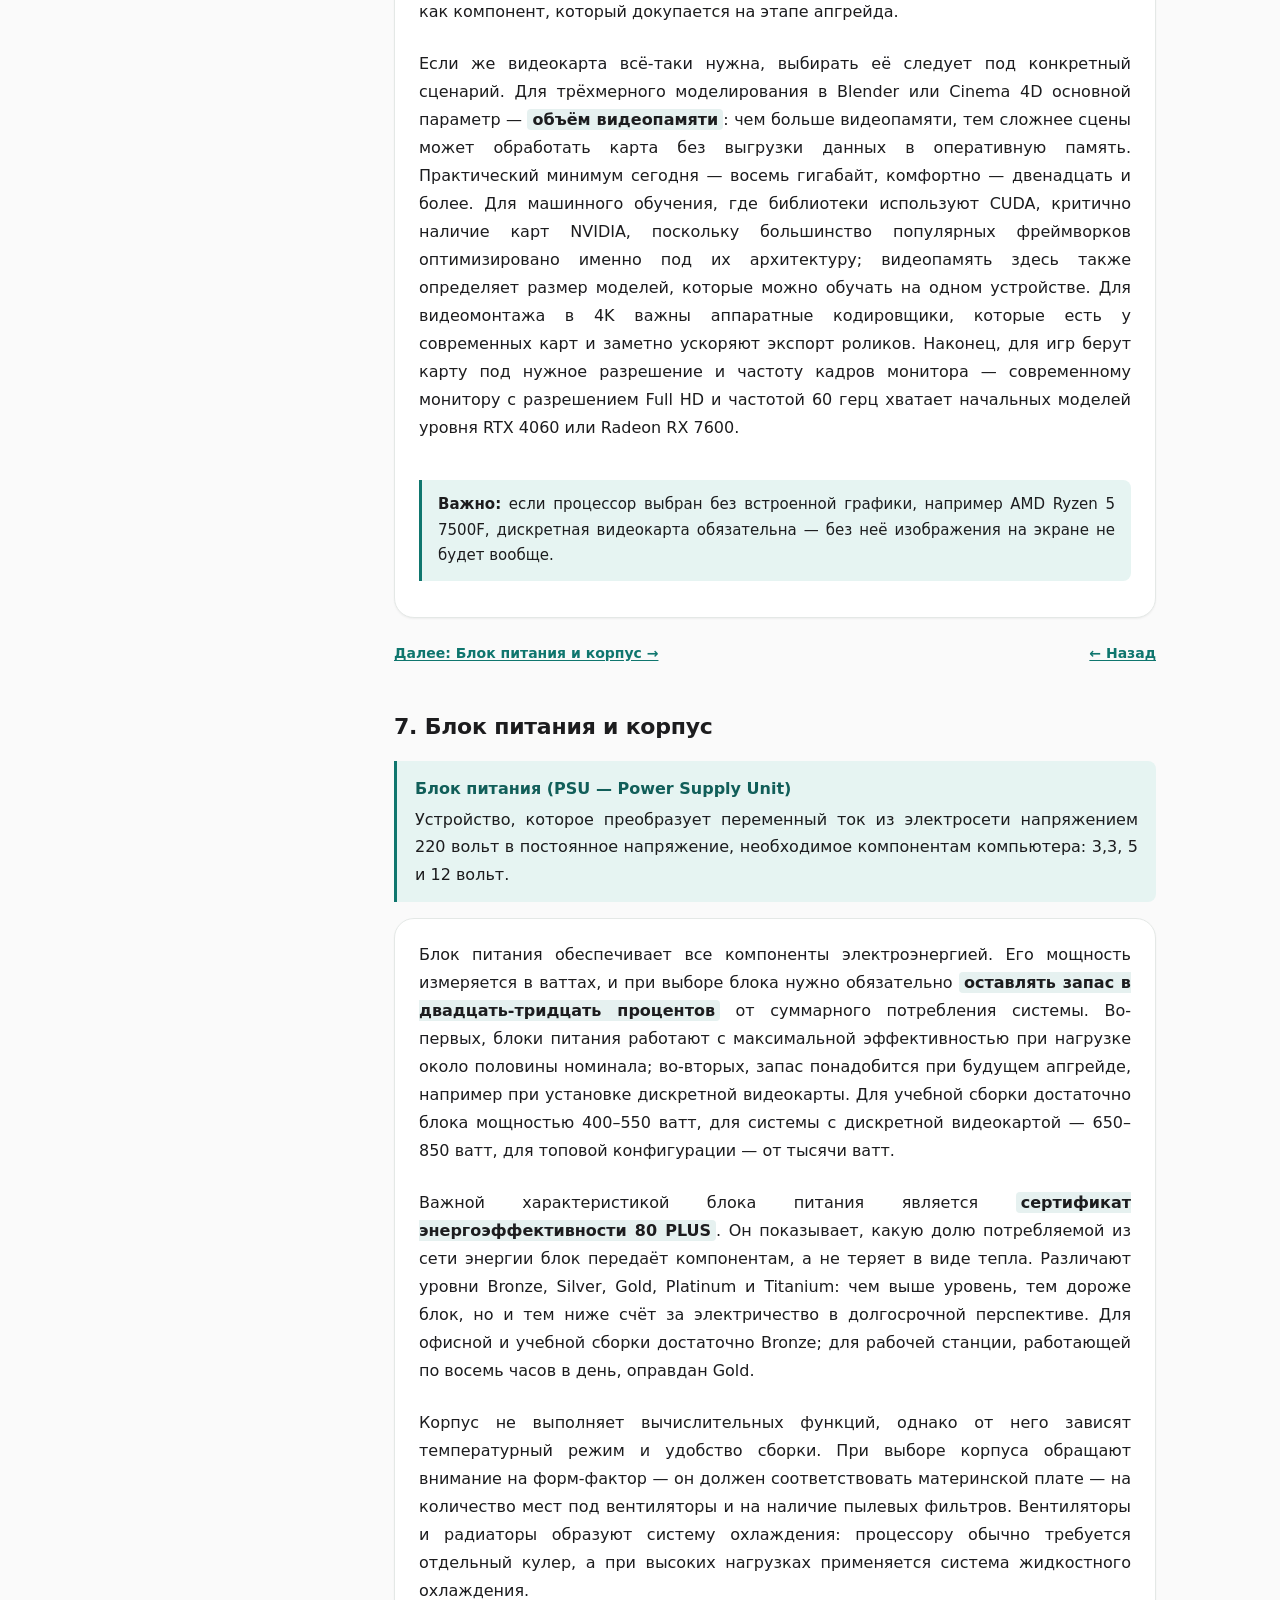
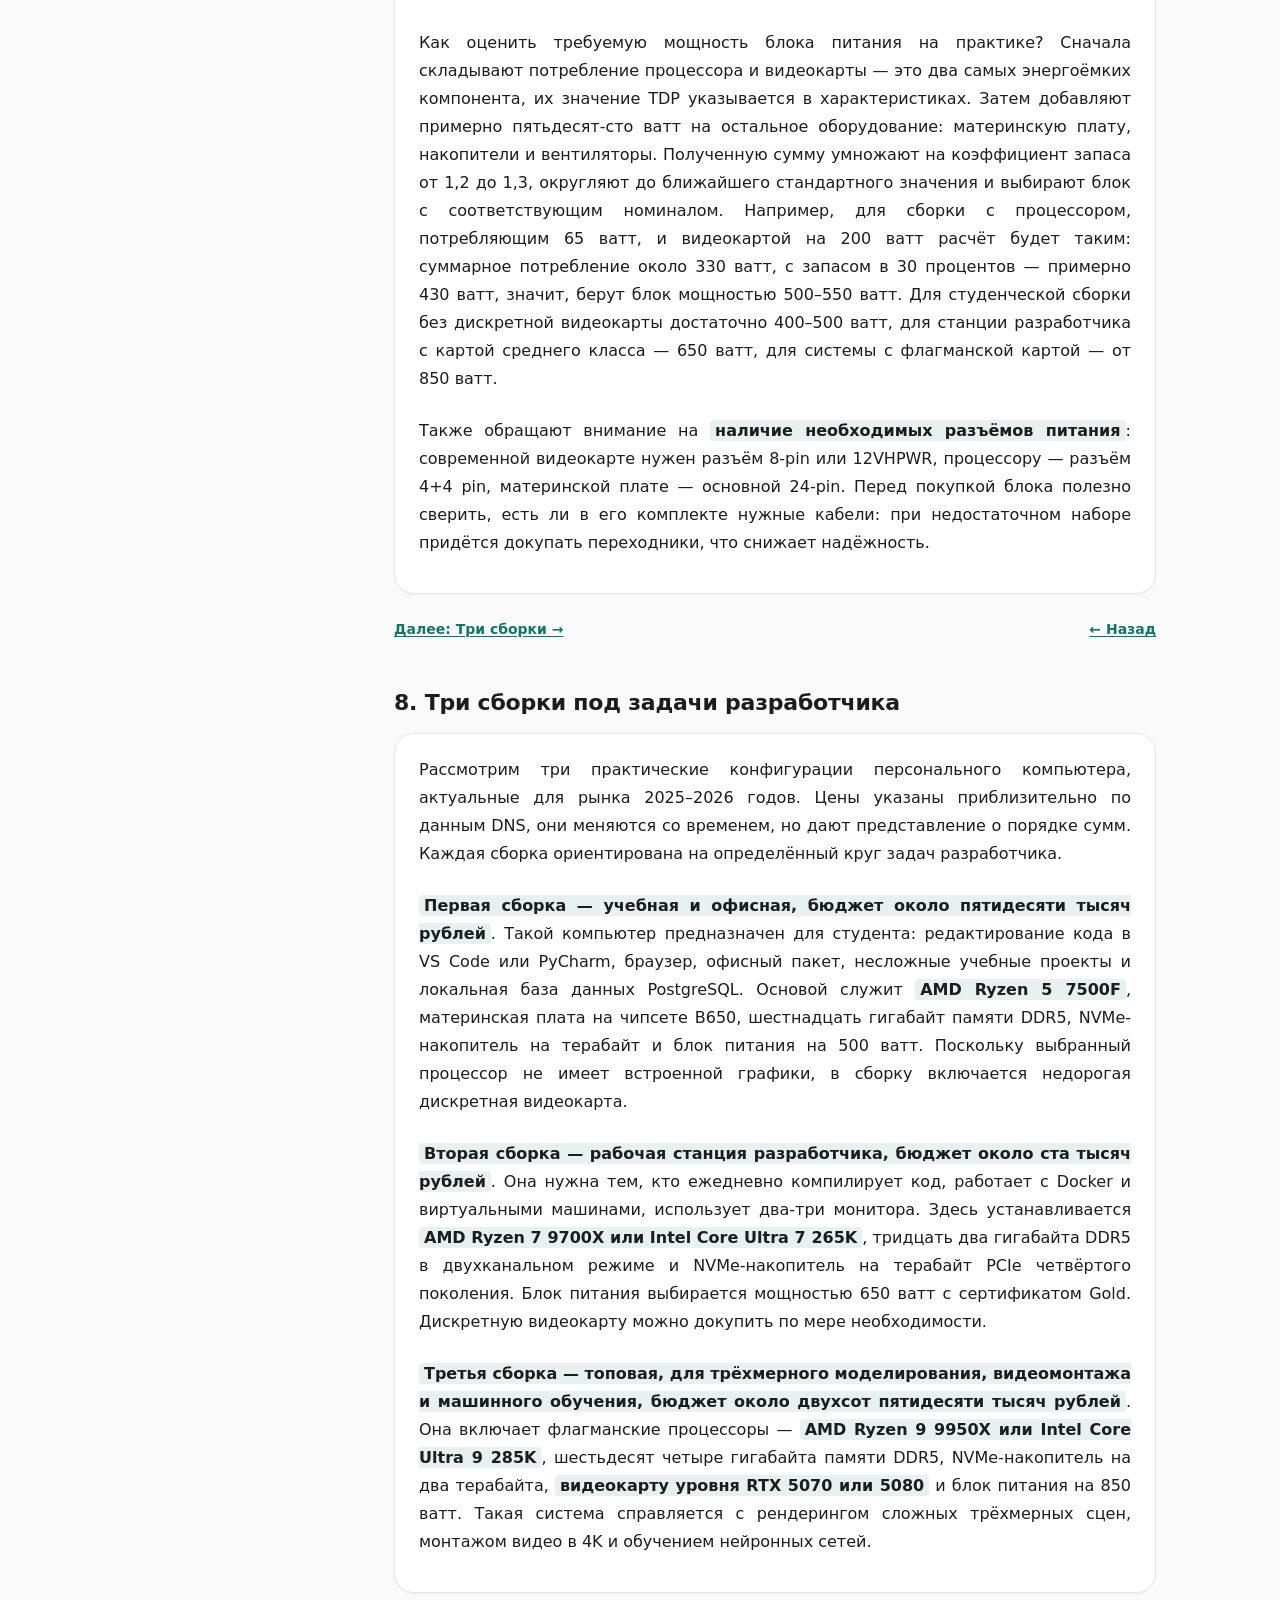
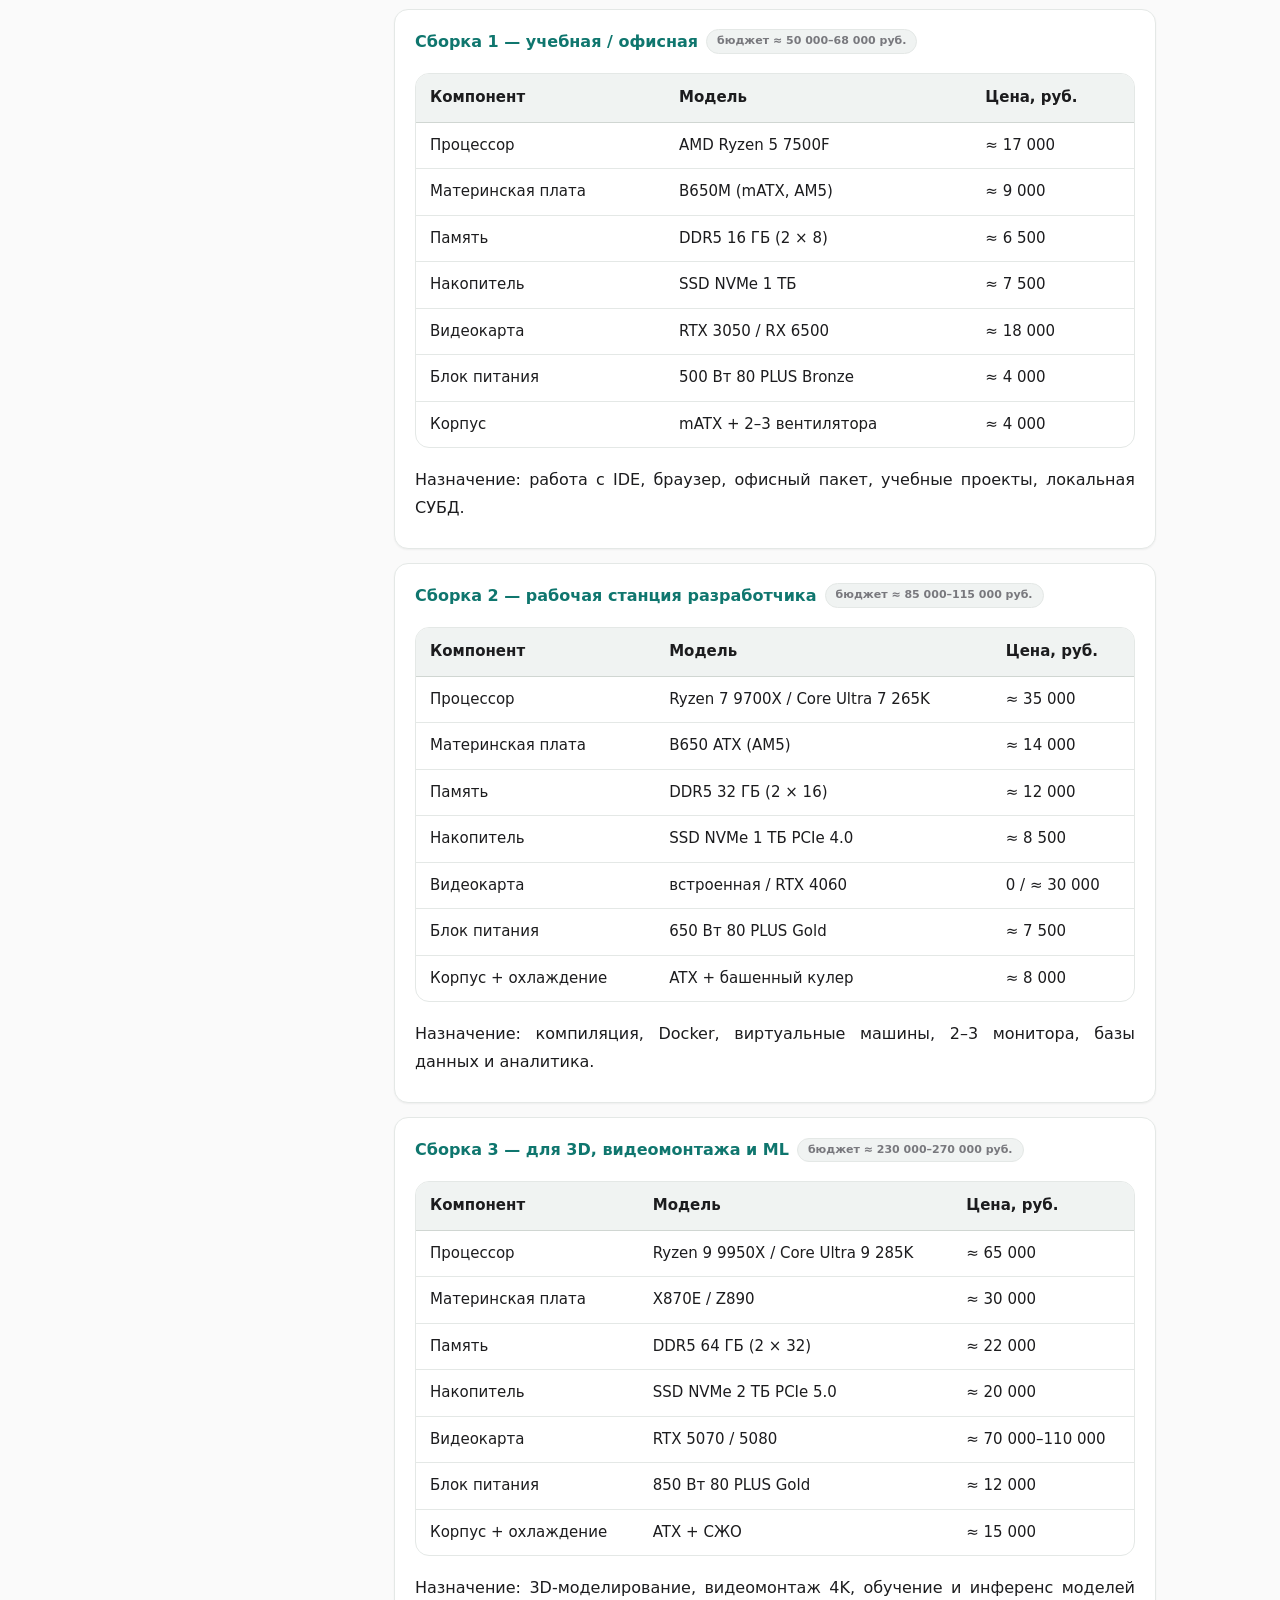
<file: isp/lekciya2.html>
<!DOCTYPE html>
<html lang="ru">
<head>
<meta charset="utf-8">
<meta name="viewport" content="width=device-width, initial-scale=1">
<title>Состав персонального компьютера</title>
<link rel="stylesheet" href="../css/theme.css">
<link rel="stylesheet" href="../css/styles.css">
<link rel="stylesheet" href="../css/magic.css">
</head>
<body>
<header class="header">
  <div class="container header__inner">
    <a class="header__logo" href="../index.html">← Информационные технологии</a>
    <div class="header__right">
      <button class="theme-toggle" data-theme-toggle aria-label="Переключить тему">
        <svg data-icon="dark" viewBox="0 0 24 24" width="18" height="18" fill="currentColor"><path d="M12 3a9 9 0 1 0 9 9 7 7 0 0 1-9-9z"/></svg>
        <svg data-icon="light" viewBox="0 0 24 24" width="18" height="18" fill="currentColor" style="display:none"><path d="M12 7a5 5 0 1 0 0 10 5 5 0 0 0 0-10zm0-4v2m0 14v2m8-9h2M2 12h2m13-7l1.5-1.5M5.5 18.5L7 17m12 1l-1.5-1.5M5.5 5.5L7 7"/></svg>
      </button>
    </div>
  </div>
</header>
<main>
<div class="container">
  <article class="lesson">
    <header class="lesson__header">
      <div class="badge-row">
        <span class="badge badge--mark">Лекция 2</span>
        <span class="badge badge--mark">09.02.07 • ИС и программирование</span>
      </div>
      <h1 class="lesson__title">Состав персонального компьютера</h1>
      <button class="btn btn--quiz" data-quiz-id="isp-2" style="margin-top:18px">Проверить себя</button>
    </header>
    <div class="lesson__layout">
      <nav class="lesson__toc"><div class="prose"><ul class="toc"><li><a class="toc-link" href="#s1">1. Общее представление о составе ПК</a></li><li><a class="toc-link" href="#s2">2. Процессор и сравнение Intel и AMD</a></li><li><a class="toc-link" href="#s3">3. Материнская плата и чипсет</a></li><li><a class="toc-link" href="#s4">4. Оперативная память</a></li><li><a class="toc-link" href="#s5">5. Накопители: SSD и HDD</a></li><li><a class="toc-link" href="#s6">6. Видеокарта</a></li><li><a class="toc-link" href="#s7">7. Блок питания и корпус</a></li><li><a class="toc-link" href="#s8">8. Три сборки под задачи разработчика</a></li><li><a class="toc-link" href="#s9">9. Экономическое обоснование сборок</a></li><li><a class="toc-link" href="#s10">10. Контрольные вопросы</a></li><li><a class="toc-link" href="#s11">11. Самостоятельные задания</a></li><li><a class="toc-link" href="#s12">12. Оформление отчёта по ГОСТ</a></li><li><a class="toc-link" href="#tasks">Практические задания</a></li><li><a class="toc-link" href="#hw">Домашнее задание</a></li></ul></div></nav>
      <div class="prose">
        <nav class="card">
          <h3>Содержание лекции</h3>
          <ol style="padding-left:1.5rem;margin-top:.5rem">
            <li><a href="#s1" style="color:var(--accent);text-decoration:none">Общее представление о составе ПК</a></li>
            <li><a href="#s2" style="color:var(--accent);text-decoration:none">Процессор и сравнение Intel и AMD</a></li>
            <li><a href="#s3" style="color:var(--accent);text-decoration:none">Материнская плата и чипсет</a></li>
            <li><a href="#s4" style="color:var(--accent);text-decoration:none">Оперативная память</a></li>
            <li><a href="#s5" style="color:var(--accent);text-decoration:none">Накопители: SSD и HDD</a></li>
            <li><a href="#s6" style="color:var(--accent);text-decoration:none">Видеокарта</a></li>
            <li><a href="#s7" style="color:var(--accent);text-decoration:none">Блок питания и корпус</a></li>
            <li><a href="#s8" style="color:var(--accent);text-decoration:none">Три сборки под задачи разработчика</a></li>
            <li><a href="#s9" style="color:var(--accent);text-decoration:none">Экономическое обоснование сборок</a></li>
            <li><a href="#s10" style="color:var(--accent);text-decoration:none">Контрольные вопросы</a></li>
            <li><a href="#s11" style="color:var(--accent);text-decoration:none">Самостоятельные задания</a></li>
            <li><a href="#s12" style="color:var(--accent);text-decoration:none">Оформление отчёта по ГОСТ</a></li>
          <li><a href="#tasks" style="color:var(--accent);text-decoration:none">Практические задания к лекции (2 задания)</a></li>
            <li><a href="#hw" style="color:var(--accent);text-decoration:none">Домашнее задание</a></li></ol>
        </nav>
        <!-- s1 -->
        <h2 class="section-title first" id="s1">1. Общее представление о составе ПК</h2>
        <div class="card">
          <p>Персональный компьютер представляет собой совокупность взаимосвязанных устройств, каждое из которых выполняет строго определённую функцию. В прошлой лекции мы говорили о классификации компьютеров и о том, что компьютер — это универсальное устройство для работы с информацией. Сегодня мы подробно разберём, из чего именно состоит системный блок современного компьютера, какие компоненты являются обязательными, а какие — опциональными, и по каким критериям эти компоненты выбирают.</p>
          <p>Внутри системного блока любого современного настольного ПК находятся следующие основные элементы: <span class="key">центральный процессор, материнская плата, модули оперативной памяти, накопитель для долговременного хранения данных, видеокарта, блок питания и система охлаждения</span>. Все эти устройства размещаются в корпусе и соединяются между собой через материнскую плату, которая выполняет роль своеобразной «нервной системы» — она связывает все компоненты в единое целое и обеспечивает обмен данными между ними.</p>
          <p>Важно понимать, что состав компьютера не является чем-то застывшим. На рынке постоянно появляются новые поколения процессоров, более быстрая память и накопители, а старые платформы уходят в прошлое. Поэтому специалист по информационным системам должен уметь ориентироваться в текущей ситуации на рынке комплектующих: знать, какие компоненты актуальны сегодня, как они сочетаются друг с другом и сколько будет стоить компьютер, способный решать конкретные профессиональные задачи.</p>
          <div class="info-box"><strong>Почему это важно для разработчика?</strong> Специалист по 09.02.07 работает с кодом, который приходится компилировать, запускать в виртуальных машинах и контейнерах. От скорости процессора, объёма памяти и быстроты накопителя напрямую зависит скорость разработки. Понимание состава ПК позволяет грамотно подобрать рабочую станцию и обосновать её стоимость работодателю.</div>
        </div>
        <div class="section-nav"><a href="#s2">Далее: Процессор &rarr;</a><a href="#">К началу</a></div>
        <!-- s2 -->
        <h2 class="section-title" id="s2">2. Процессор и сравнение Intel и AMD</h2>
        <div class="def-block"><span class="term">Процессор (CPU — Central Processing Unit, центральный процессор)</span> Главный вычислительный элемент компьютера, который выполняет программные инструкции и управляет работой всех остальных устройств. Именно от процессора в наибольшей степени зависит общая скорость работы системы.</div>
        <div class="card">
          <p>Процессор принимает команды от программ, выполняет арифметические и логические операции, организует обмен данными между памятью и периферийными устройствами. Современные процессоры содержат миллиарды транзисторов и работают на частотах в несколько гигагерц, то есть выполняют миллиарды операций в секунду.</p>
          <p>Чтобы правильно выбрать процессор, необходимо разбираться в его основных характеристиках. Первое — это <span class="key">количество ядер и потоков</span>. <span class="key">Ядро</span> — это физический вычислительный блок; чем их больше, тем больше задач компьютер может выполнять действительно параллельно. Поток — это логическая задача; современная технология позволяет обрабатывать два потока на одном ядре, за счёт чего многозадачность становится более эффективной. Второе — <span class="key">тактовая частота</span>, которая измеряется в гигагерцах и показывает скорость выполнения элементарных операций. Различают базовую частоту и максимальную частоту в режиме Boost, до которой процессор автоматически разгоняется при высокой нагрузке. Третье — <span class="key">объём кэш-памяти</span>, то есть сверхбыстрой памяти внутри процессора, где хранятся часто используемые данные. Четвёртая характеристика — <span class="key">тепловыделение TDP (Thermal Design Power)</span>. Оно измеряется в ваттах и определяет, насколько мощная система охлаждения потребуется. Наконец, некоторые процессоры имеют <span class="key">встроенную графику</span> — тогда отдельную видеокарту для базовых задач покупать не нужно.</p>
          <p>На рынке процессоров для настольных компьютеров сегодня доминируют две компании — Intel и AMD. В 2025–2026 годах актуальными являются процессоры Intel поколения Arrow Lake, выпускаемые под маркой <span class="key">Core Ultra</span> и устанавливаемые в платформу с сокетом <span class="key">LGA 1851</span>, а также процессоры AMD поколения Zen 5 линейки <span class="key">Ryzen 9000</span>, работающие на платформе с сокетом <span class="key">AM5</span>. Стоит отметить, что платформа AM5 была представлена в 2022 году и продолжает поддерживаться производителем — это означает, что купленную материнскую плату в будущем можно не менять, а лишь обновить процессор. Для Intel платформа LGA 1851 является более новой, однако история показывает, что сокеты Intel сменяются чаще.</p>
          <p>Чтобы не ошибиться с выбором процессора, важно понимать, как именно та или иная характеристика влияет на выполнение разных задач. Для офисных и учебных нагрузок — браузер, текстовый редактор, простая компиляция — решающим фактором становится <span class="key">однопоточная производительность</span>, то есть скорость одного ядра: большинство программ в этой сфере выполняются последовательно. Поэтому для такого компьютера достаточно шести ядер, зато нужна как можно более высокая тактовая частота. Для веб-разработки, запуска локального сервера и базы данных важен баланс: уже полезны восемь ядер, но по-прежнему критична частота, потому что команды выполняются быстро и часто. Если же речь идёт о компиляции большого проекта, сборке образов Docker и запуске нескольких виртуальных машин одновременно, на первый план выходит <span class="key">многопоточная производительность</span> — количество ядер и потоков, а частота играет второстепенную роль, поскольку параллельная работа всех ядер напрямую сокращает время сборки.</p>
          <p>Для трёхмерного моделирования и рендеринга важны по-настоящему большое число ядер, ведь каждая сцена раскладывается на множество параллельных вычислений, — именно поэтому топовые сборки строят на флагманских процессорах с шестнадцатью и более ядрами. Машинное обучение и обработка видео требуют иного подхода: здесь главную работу выполняет видеокарта, а процессор должен лишь успевать готовить данные для неё, поэтому выбор делается по сумме ядер и скорости памяти. <span class="key">Игровой сценарий</span> в чистом виде для специалиста по информационным системам встречается редко, но если компьютер используют и для игр, имеет смысл обратить внимание на модели с увеличенным кэшем — например, у AMD для этого существуют версии с обозначением X3D, которые показывают наилучший результат в игровых нагрузках, несколько уступая по обычным вычислениям.</p>
          <p>Общее правило выбора можно сформулировать так: <span class="key">чем больше задач выполняется параллельно, тем больше нужно ядер; чем быстрее выполняется одна задача, тем выше нужна частота</span>. Начинающая учебная сборка — это шесть ядер с минимальной дискретной видеокартой; универсальная рабочая станция разработчика — восемь ядер и тридцать два гигабайта памяти; профессиональная система под рендеринг и машинное обучение — шестнадцать ядер в паре с мощной видеокартой.</p>
          <h3 style="font-size:1rem;font-weight:700;color:var(--accent);margin:.85rem 0 .4rem">Как выбрать процессор под задачу: сводная таблица</h3>
          <div class="table-wrap">
            <table>
              <thead><tr><th>Задача</th><th>На что смотреть</th><th>Какая модель подойдёт</th></tr></thead>
              <tbody>
                <tr><td>Офис, учёба, браузер</td><td>частота, встроенная графика</td><td>Ryzen 5 7500F + видеокарта, Ryzen 5 7500F без графики нельзя</td></tr>
                <tr><td>Веб-разработка, лёгкая сборка</td><td>6–8 ядер, частота</td><td>Ryzen 5 9600X, Core Ultra 5 245K</td></tr>
                <tr><td>Компиляция, Docker, ВМ</td><td>8+ ядер, многопоточность</td><td>Ryzen 7 9700X, Core Ultra 7 265K</td></tr>
                <tr><td>3D, рендеринг</td><td>16 ядер, большой кэш</td><td>Ryzen 9 9950X, Core Ultra 9 285K</td></tr>
                <tr><td>ML, видеомонтаж</td><td>ядра + мощная видеокарта</td><td>Ryzen 7/9 + RTX 5070/5080</td></tr>
              </tbody>
            </table>
          </div>
          <p>При выборе также стоит помнить о <span class="key">платформе</span>: сокет AM5 поддерживает процессоры нескольких поколений, поэтому дорогую платформу имеет смысл рассматривать как долгосрочную инвестицию — через два-три года можно заменить только процессор, не меняя плату и память. Актуальные цены удобно проверять на сайте DNS: <a class="ext" href="https://www.dns-shop.ru/search/?q=процессоры" target="_blank" rel="noopener">каталог процессоров</a>.</p>
          <div class="table-wrap">
            <table>
              <thead><tr><th>Параметр</th><th>Intel Core Ultra 5 245K</th><th>AMD Ryzen 5 9600X</th></tr></thead>
              <tbody>
                <tr><td>Ядра / потоки</td><td>14 / 14</td><td>6 / 12</td></tr>
                <tr><td>Частота (база / Boost)</td><td>4,2 / 5,2 ГГц</td><td>3,9 / 5,4 ГГц</td></tr>
                <tr><td>Кэш L3</td><td>24 МБ</td><td>32 МБ</td></tr>
                <tr><td>TDP</td><td>125 Вт</td><td>65 Вт</td></tr>
                <tr><td>Встроенная графика</td><td>Да</td><td>Да</td></tr>
                <tr><td>Сокет</td><td>LGA 1851</td><td>AM5</td></tr>
                <tr><td>Цена</td><td>≈ 30 000 руб.</td><td>≈ 26 000 руб.</td></tr>
              </tbody>
            </table>
          </div>
          <div class="info-box"><strong>Практический совет:</strong> для учебной и офисной сборки оптимален Ryzen 5 9600X или более доступный Ryzen 5 7500F — у AMD ниже TDP (65 Вт против 125 Вт у Intel), а значит ниже нагрев и счёт за электроэнергию. Актуальные цены всегда можно уточнить на сайте DNS: <a class="ext" href="https://www.dns-shop.ru/search/?q=Ryzen+5+7500F" target="_blank" rel="noopener">пример поиска Ryzen 5 7500F</a>.</div>
        </div>
        <div class="section-nav"><a href="#s3">Далее: Материнская плата &rarr;</a><a href="#s1">&larr; Назад</a></div>
        <!-- s3 -->
        <h2 class="section-title" id="s3">3. Материнская плата и чипсет</h2>
        <div class="def-block"><span class="term">Материнская плата</span> Основная плата компьютера, к которой подключаются процессор, оперативная память, накопители и все остальные компоненты. Она задаёт типы совместимых устройств и определяет возможности расширения системы.</div>
        <div class="card">
          <p>Материнская плата является связующим звеном между всеми компонентами компьютера. Именно на ней расположены разъём для процессора, слоты для оперативной памяти, разъёмы для накопителей, слоты расширения и порты для подключения периферийных устройств. При выборе материнской платы в первую очередь обращают внимание на <span class="key">сокет — он должен точно соответствовать процессору</span>. Кроме того, важны чипсет, форм-фактор, количество слотов памяти и разъёмов для накопителей.</p>
          <p><span class="key">Чипсет</span> — это набор чипов, который управляет работой всех шин и портов платы. Условно чипсеты делятся на бюджетные и топовые. Для платформы AMD это чипсеты <span class="key">B650</span> и <span class="key">X870E</span>; для Intel — <span class="key">B760</span> и <span class="key">Z890</span> соответственно. Бюджетные чипсеты поддерживают разгон памяти и основные интерфейсы, топовые добавляют больше линий PCI Express, портов USB и возможностей для разгона. Для типичной учебной или рабочей сборки плате на бюджетном чипсете вполне достаточно.</p>
          <p><span class="key">Форм-фактор</span> определяет размер платы и корпуса. Стандартом является ATX; более компактным вариантом служит Micro-ATX, который устанавливается в корпус меньшего размера и хорошо подходит для учебных компьютеров. Разъёмы накопителей на современных платах представлены <span class="key">слотом M.2 для быстрых NVMe-накопителей</span> и портами SATA для более медленных устройств. Для будущей модернизации желательно, чтобы плата имела хотя бы два слота M.2 и четыре слота памяти.</p>
          <p>Как выбрать материнскую плату на практике? Прежде всего <span class="key">сокет платы должен точно совпадать с сокетом процессора</span>: AM5 подходит только для AMD Ryzen, LGA 1851 — только для Intel. Далее определяют форм-фактор под корпус: для компактного рабочего стола достаточно Micro-ATX, для мощной конфигурации с большим числом накопителей удобнее полноразмерный ATX. Затем смотрят на <span class="key">чипсет как на индикатор возможностей</span>: бюджетные B650 (AMD) или B760 (Intel) закрывают типовые задачи — поддержку памяти DDR5, пару M.2-накопителей и разгон памяти; старшие X870E или Z890 добавляют больше линий PCI Express, быстрые порты USB и возможности разгона процессора. Наконец, проверяют набор портов на задней панели: количество USB, наличие выхода HDMI или DisplayPort для подключения монитора к встроенной графике, а также сетевой интерфейс — обычный Ethernet на 1 Гбит/с или ускоренный 2,5G, либо встроенный модуль Wi-Fi.</p>
          <div class="info-box cyan"><strong>Пример:</strong> для сборки на AMD Ryzen 5 7500F понадобится плата с сокетом AM5 и бюджетным чипсетом B650, форм-фактор Micro-ATX. Актуальные модели удобно смотреть на сайте DNS: <a class="ext" href="https://www.dns-shop.ru/search/?q=материнская+плата+AM5+B650+mATX" target="_blank" rel="noopener">DNS: платы AM5 B650</a>.</div>
        </div>
        <div class="section-nav"><a href="#s4">Далее: Оперативная память &rarr;</a><a href="#s2">&larr; Назад</a></div>
        <!-- s4 -->
        <h2 class="section-title" id="s4">4. Оперативная память</h2>
        <div class="def-block"><span class="term">Оперативная память (RAM — Random Access Memory)</span> Энергозависимая память компьютера, в которой процессор временно хранит выполняемые программы и обрабатываемые данные. При выключении питания содержимое оперативной памяти полностью стирается.</div>
        <div class="card">
          <p>Оперативная память служит рабочим пространством процессора. Когда вы запускаете программу, её код загружается с накопителя в оперативную память, откуда процессор считывает его и выполняет. Чем больше объём оперативной памяти, тем больше программ и данных может одновременно разместиться в таком «рабочем пространстве», и тем реже системе приходится обращаться к медленному накопителю за данными.</p>
          <p>Современные компьютеры используют память стандарта <span class="key">DDR5</span>, которая пришла на смену DDR4. Поколения памяти не совместимы между собой физически: модуль DDR5 невозможно установить в слот DDR4 и наоборот. Память DDR5 отличается более высокой частотой (от 4800 мегагерц), большей пропускной способностью и меньшим напряжением питания. При выборе оперативной памяти важны три характеристики: <span class="key">объём, частота и задержки</span>. Объём измеряется в гигабайтах: четырёх моделей хватает только для базовой офисной работы, шестнадцати — для большинства задач разработчика, тридцати двух и более — для работы с виртуальными машинами, тяжёлыми инструментами и базами данных.</p>
          <p>Частота показывает скорость обмена данными с процессором; для DDR5 типичны значения от 4800 до 6000 мегагерц. Задержки, обозначаемые как CL, показывают время отклика модуля — чем они меньше, тем лучше. Ещё один практический момент: модули памяти рекомендуется устанавливать <span class="key">парами в двухканальном режиме</span>, то есть вместо одной плашки на шестнадцать гигабайт поставить две по восемь — это даст заметный прирост производительности.</p>
          <p>На практике объём оперативной памяти выбирают исходя из того, сколько программ работает одновременно. Для базового офисного сценария, где открыты браузер, текстовый редактор и мессенджер, вполне хватает шестнадцати гигабайт. Для разработчика, почти постоянно держащего открытыми интегрированную среду разработки, несколько вкладок документации, локальный сервер с базой данных и эмулятор мобильного устройства, комфортным минимумом становятся <span class="key">тридцать два гигабайта</span>. Если же в планах работа с виртуальными машинами, когда каждая виртуальная машина требует собственный объём памяти, или тяжёлыми аналитическими инструментами, имеет смысл сразу ставить шестьдесят четыре гигабайта. Важно понимать, что оперативная память — это самый простой компонент для последующего увеличения: недостаток производительности из-за нехватки памяти решается простой установкой дополнительных модулей, поэтому при неопределённом бюджете лучше начать с тридцати двух гигабайт и оставить свободные слоты.</p>
          <div class="info-box"><strong>Пример для разработчика:</strong> IDE, эмулятор Android и работающая локальная база данных вместе «съедают» 16–24 гигабайта. Поэтому для рабочей станции разработчика оптимально 32 ГБ в виде двух модулей по 16 ГБ. Подбор модулей: <a class="ext" href="https://www.dns-shop.ru/search/?q=DDR5+6000+16+%D0%93%D0%91" target="_blank" rel="noopener">DNS: DDR5-6000</a>.</div>
        </div>
        <div class="section-nav"><a href="#s5">Далее: Накопители &rarr;</a><a href="#s3">&larr; Назад</a></div>
        <!-- s5 -->
        <h2 class="section-title" id="s5">5. Накопители: SSD и HDD</h2>
        <div class="def-block"><span class="term">SSD (Solid-State Drive)</span> Накопитель на основе микросхем флеш-памяти, не имеющий движущихся частей. Отличается высокой скоростью, бесшумностью и надёжностью. <span class="term" style="margin-top:.4rem">HDD (Hard Disk Drive)</span> Жёсткий диск с вращающимися магнитными пластинами. Более медленный, но дешёвый и вместительный.</div>
        <div class="card">
          <p>Накопители предназначены для долговременного хранения информации: здесь размещаются операционная система, программы, проекты, документы и медиафайлы. В отличие от оперативной памяти, данные на накопителях сохраняются после выключения компьютера. Без накопителя компьютер просто не сможет загрузить операционную систему и запустить ни одной программы.</p>
          <p>Основным типом накопителей сегодня стали твердотельные SSD. Они подразделяются на два подвида: <span class="key">более быстрые NVMe-накопители</span>, которые подключаются к слоту M.2 напрямую через шину PCI Express и развивают скорость чтения до пяти и более тысяч мегабайт в секунду, и <span class="key">более медленные SATA-накопители</span> со скоростью около 550 мегабайт в секунду. <span class="key">NVMe-накопитель рекомендуется использовать для установки операционной системы и рабочих программ</span> — именно он определяет, насколько быстро загружается компьютер и открываются тяжёлые приложения, включая интегрированные среды разработки.</p>
          <p>Классические жёсткие диски HDD по-прежнему актуальны, но только в качестве хранилища для больших объёмов данных: архивов, резервных копий, медиатеки. Они заметно дешевле SSD из расчёта на гигабайт и выпускаются объёмом до 20 терабайт, но работают медленнее и чувствительны к ударам. Разумная схема для рабочей станции разработчика выглядит так: <span class="key">быстрый NVMe-накопитель объёмом один терабайт под систему, проекты и базу данных плюс жёсткий диск на несколько терабайт для резервных копий</span>.</p>
          <p>При выборе накопителя для системы стоит учитывать три момента. Первое — <span class="key">интерфейс и поколение PCI Express</span>: накопитель PCIe 4.0 обеспечивает скорость около семи тысяч мегабайт в секунду и является оптимальным по соотношению цены и производительности; PCIe 5.0 вдвое быстрее, но заметно дороже и требует платы с поддержкой этого стандарта — при обычной офисной и учебной работе разница почти незаметна. Второе — <span class="key">объём</span>: для операционной системы, интегрированных сред разработки, языковых пакетов и учебных проектов комфортен один терабайт; если устанавливать несколько тяжёлых приложений, игр или большие базы данных, лучше сразу брать два терабайта. Третье — <span class="key">надёжность: у SSD существует ресурс записи, указываемый в терабайтах записанных данных (TBW)</span>. Чем выше этот показатель у выбранной модели, тем дольше прослужит накопитель при постоянной компиляции и сборке проектов, которые активно пишут на диск.</p>
          <p>Для недорогого учебного ПК допустимо установить один NVMe-накопитель на терабайт — этого достаточно, чтобы не думать о нехватке места в течение всего обучения. Рабочей станции разумно добавить HDD под бэкапы, поскольку резервные копии баз данных и архив проектов занимают десятки гигабайт и растут быстро. Общее правило таково: <span class="key">система и программы — на NVMe, архивы и резервные копии — на HDD</span>.</p>
          <div class="info-box cyan"><strong>Пример сборки:</strong> SSD NVMe 1 ТБ для ОС, проектов и СУБД + HDD 2 ТБ для бэкапов. Стоимость и модели: <a class="ext" href="https://www.dns-shop.ru/search/?q=SSD+NVMe+1+%D0%A2%D0%91" target="_blank" rel="noopener">DNS: SSD NVMe 1 ТБ</a>.</div>
        </div>
        <div class="section-nav"><a href="#s6">Далее: Видеокарта &rarr;</a><a href="#s4">&larr; Назад</a></div>
        <!-- s6 -->
        <h2 class="section-title" id="s6">6. Видеокарта</h2>
        <div class="def-block"><span class="term">Видеокарта (GPU — Graphics Processing Unit)</span> Устройство, которое формирует изображение на мониторе, а также ускоряет параллельные вычисления — рендеринг графики, обработку видео и задачи машинного обучения.</div>
        <div class="card">
          <p>Видеокарта отвечает за вывод изображения на экран. Различают <span class="key">встроенную</span> и <span class="key">дискретную</span> видеокарты. Встроенная графика находится прямо внутри процессора и потребляет часть его ресурсов. Её возможностей достаточно для браузера, текстового редактора, офисных программ и веб-разработки, где основную работу выполняет процессор. Встроенная графика присутствует у большинства процессоров Intel и у части моделей AMD.</p>
          <p>Дискретная видеокарта представляет собой отдельную плату, устанавливаемую в <span class="key">слот PCI Express</span>. Она имеет собственную память и мощный графический процессор. Такая карта необходима, если вы работаете с трёхмерной графикой, монтируете видео в высоком разрешении, разрабатываете игры или занимаетесь машинным обучением, поскольку современные библиотеки машинного обучения используют именно графические процессоры для ускорения вычислений. Актуальными линейками являются NVIDIA GeForce RTX предыдущих и новых поколений, а также AMD Radeon RX.</p>
          <p>Для специальности 09.02.07 дискретная видеокарта на старте обучения <span class="key">не является обязательной</span>. На первых курсах студенты пишут консольные и простые приложения, работают в браузере и редакторах кода — для этого достаточно встроенной графики. Дискретная карта понадобится позднее, при изучении компьютерной графики, 3D-моделирования и основ машинного обучения. Поэтому при ограниченном бюджете видеокарту стоит рассматривать как компонент, который докупается на этапе апгрейда.</p>
          <p>Если же видеокарта всё-таки нужна, выбирать её следует под конкретный сценарий. Для трёхмерного моделирования в Blender или Cinema 4D основной параметр — <span class="key">объём видеопамяти</span>: чем больше видеопамяти, тем сложнее сцены может обработать карта без выгрузки данных в оперативную память. Практический минимум сегодня — восемь гигабайт, комфортно — двенадцать и более. Для машинного обучения, где библиотеки используют CUDA, критично наличие карт NVIDIA, поскольку большинство популярных фреймворков оптимизировано именно под их архитектуру; видеопамять здесь также определяет размер моделей, которые можно обучать на одном устройстве. Для видеомонтажа в 4K важны аппаратные кодировщики, которые есть у современных карт и заметно ускоряют экспорт роликов. Наконец, для игр берут карту под нужное разрешение и частоту кадров монитора — современному монитору с разрешением Full HD и частотой 60 герц хватает начальных моделей уровня RTX 4060 или Radeon RX 7600.</p>
          <div class="info-box"><strong>Важно:</strong> если процессор выбран без встроенной графики, например AMD Ryzen 5 7500F, дискретная видеокарта обязательна — без неё изображения на экране не будет вообще.</div>
        </div>
        <div class="section-nav"><a href="#s7">Далее: Блок питания и корпус &rarr;</a><a href="#s5">&larr; Назад</a></div>
        <!-- s7 -->
        <h2 class="section-title" id="s7">7. Блок питания и корпус</h2>
        <div class="def-block"><span class="term">Блок питания (PSU — Power Supply Unit)</span> Устройство, которое преобразует переменный ток из электросети напряжением 220 вольт в постоянное напряжение, необходимое компонентам компьютера: 3,3, 5 и 12 вольт.</div>
        <div class="card">
          <p>Блок питания обеспечивает все компоненты электроэнергией. Его мощность измеряется в ваттах, и при выборе блока нужно обязательно <span class="key">оставлять запас в двадцать-тридцать процентов</span> от суммарного потребления системы. Во-первых, блоки питания работают с максимальной эффективностью при нагрузке около половины номинала; во-вторых, запас понадобится при будущем апгрейде, например при установке дискретной видеокарты. Для учебной сборки достаточно блока мощностью 400–550 ватт, для системы с дискретной видеокартой — 650–850 ватт, для топовой конфигурации — от тысячи ватт.</p>
          <p>Важной характеристикой блока питания является <span class="key">сертификат энергоэффективности 80 PLUS</span>. Он показывает, какую долю потребляемой из сети энергии блок передаёт компонентам, а не теряет в виде тепла. Различают уровни Bronze, Silver, Gold, Platinum и Titanium: чем выше уровень, тем дороже блок, но и тем ниже счёт за электричество в долгосрочной перспективе. Для офисной и учебной сборки достаточно Bronze; для рабочей станции, работающей по восемь часов в день, оправдан Gold.</p>
          <p>Корпус не выполняет вычислительных функций, однако от него зависят температурный режим и удобство сборки. При выборе корпуса обращают внимание на форм-фактор — он должен соответствовать материнской плате — на количество мест под вентиляторы и на наличие пылевых фильтров. Вентиляторы и радиаторы образуют систему охлаждения: процессору обычно требуется отдельный кулер, а при высоких нагрузках применяется система жидкостного охлаждения.</p>
          <p>Как оценить требуемую мощность блока питания на практике? Сначала складывают потребление процессора и видеокарты — это два самых энергоёмких компонента, их значение TDP указывается в характеристиках. Затем добавляют примерно пятьдесят-сто ватт на остальное оборудование: материнскую плату, накопители и вентиляторы. Полученную сумму умножают на коэффициент запаса от 1,2 до 1,3, округляют до ближайшего стандартного значения и выбирают блок с соответствующим номиналом. Например, для сборки с процессором, потребляющим 65 ватт, и видеокартой на 200 ватт расчёт будет таким: суммарное потребление около 330 ватт, с запасом в 30 процентов — примерно 430 ватт, значит, берут блок мощностью 500–550 ватт. Для студенческой сборки без дискретной видеокарты достаточно 400–500 ватт, для станции разработчика с картой среднего класса — 650 ватт, для системы с флагманской картой — от 850 ватт.</p>
          <p>Также обращают внимание на <span class="key">наличие необходимых разъёмов питания</span>: современной видеокарте нужен разъём 8-pin или 12VHPWR, процессору — разъём 4+4 pin, материнской плате — основной 24-pin. Перед покупкой блока полезно сверить, есть ли в его комплекте нужные кабели: при недостаточном наборе придётся докупать переходники, что снижает надёжность.</p>
        </div>
        <div class="section-nav"><a href="#s8">Далее: Три сборки &rarr;</a><a href="#s6">&larr; Назад</a></div>
        <!-- s8 -->
        <h2 class="section-title" id="s8">8. Три сборки под задачи разработчика</h2>
        <div class="card">
          <p>Рассмотрим три практические конфигурации персонального компьютера, актуальные для рынка 2025–2026 годов. Цены указаны приблизительно по данным DNS, они меняются со временем, но дают представление о порядке сумм. Каждая сборка ориентирована на определённый круг задач разработчика.</p>
          <p><span class="key">Первая сборка — учебная и офисная, бюджет около пятидесяти тысяч рублей</span>. Такой компьютер предназначен для студента: редактирование кода в VS Code или PyCharm, браузер, офисный пакет, несложные учебные проекты и локальная база данных PostgreSQL. Основой служит <span class="key">AMD Ryzen 5 7500F</span>, материнская плата на чипсете B650, шестнадцать гигабайт памяти DDR5, NVMe-накопитель на терабайт и блок питания на 500 ватт. Поскольку выбранный процессор не имеет встроенной графики, в сборку включается недорогая дискретная видеокарта.</p>
          <p><span class="key">Вторая сборка — рабочая станция разработчика, бюджет около ста тысяч рублей</span>. Она нужна тем, кто ежедневно компилирует код, работает с Docker и виртуальными машинами, использует два-три монитора. Здесь устанавливается <span class="key">AMD Ryzen 7 9700X или Intel Core Ultra 7 265K</span>, тридцать два гигабайта DDR5 в двухканальном режиме и NVMe-накопитель на терабайт PCIe четвёртого поколения. Блок питания выбирается мощностью 650 ватт с сертификатом Gold. Дискретную видеокарту можно докупить по мере необходимости.</p>
          <p><span class="key">Третья сборка — топовая, для трёхмерного моделирования, видеомонтажа и машинного обучения, бюджет около двухсот пятидесяти тысяч рублей</span>. Она включает флагманские процессоры — <span class="key">AMD Ryzen 9 9950X или Intel Core Ultra 9 285K</span>, шестьдесят четыре гигабайта памяти DDR5, NVMe-накопитель на два терабайта, <span class="key">видеокарту уровня RTX 5070 или 5080</span> и блок питания на 850 ватт. Такая система справляется с рендерингом сложных трёхмерных сцен, монтажом видео в 4K и обучением нейронных сетей.</p>
        </div>
        <div class="build-card">
          <div class="build-title">Сборка 1 — учебная / офисная <span class="tag">бюджет ≈ 50 000–68 000 руб.</span></div>
          <div class="table-wrap"><table>
            <thead><tr><th>Компонент</th><th>Модель</th><th>Цена, руб.</th></tr></thead>
            <tbody>
              <tr><td>Процессор</td><td>AMD Ryzen 5 7500F</td><td>≈ 17 000</td></tr>
              <tr><td>Материнская плата</td><td>B650M (mATX, AM5)</td><td>≈ 9 000</td></tr>
              <tr><td>Память</td><td>DDR5 16 ГБ (2 × 8)</td><td>≈ 6 500</td></tr>
              <tr><td>Накопитель</td><td>SSD NVMe 1 ТБ</td><td>≈ 7 500</td></tr>
              <tr><td>Видеокарта</td><td>RTX 3050 / RX 6500</td><td>≈ 18 000</td></tr>
              <tr><td>Блок питания</td><td>500 Вт 80 PLUS Bronze</td><td>≈ 4 000</td></tr>
              <tr><td>Корпус</td><td>mATX + 2–3 вентилятора</td><td>≈ 4 000</td></tr>
            </tbody>
          </table></div>
          <p>Назначение: работа с IDE, браузер, офисный пакет, учебные проекты, локальная СУБД.</p>
        </div>
        <div class="build-card">
          <div class="build-title">Сборка 2 — рабочая станция разработчика <span class="tag">бюджет ≈ 85 000–115 000 руб.</span></div>
          <div class="table-wrap"><table>
            <thead><tr><th>Компонент</th><th>Модель</th><th>Цена, руб.</th></tr></thead>
            <tbody>
              <tr><td>Процессор</td><td>Ryzen 7 9700X / Core Ultra 7 265K</td><td>≈ 35 000</td></tr>
              <tr><td>Материнская плата</td><td>B650 ATX (AM5)</td><td>≈ 14 000</td></tr>
              <tr><td>Память</td><td>DDR5 32 ГБ (2 × 16)</td><td>≈ 12 000</td></tr>
              <tr><td>Накопитель</td><td>SSD NVMe 1 ТБ PCIe 4.0</td><td>≈ 8 500</td></tr>
              <tr><td>Видеокарта</td><td>встроенная / RTX 4060</td><td>0 / ≈ 30 000</td></tr>
              <tr><td>Блок питания</td><td>650 Вт 80 PLUS Gold</td><td>≈ 7 500</td></tr>
              <tr><td>Корпус + охлаждение</td><td>ATX + башенный кулер</td><td>≈ 8 000</td></tr>
            </tbody>
          </table></div>
          <p>Назначение: компиляция, Docker, виртуальные машины, 2–3 монитора, базы данных и аналитика.</p>
        </div>
        <div class="build-card">
          <div class="build-title">Сборка 3 — для 3D, видеомонтажа и ML <span class="tag">бюджет ≈ 230 000–270 000 руб.</span></div>
          <div class="table-wrap"><table>
            <thead><tr><th>Компонент</th><th>Модель</th><th>Цена, руб.</th></tr></thead>
            <tbody>
              <tr><td>Процессор</td><td>Ryzen 9 9950X / Core Ultra 9 285K</td><td>≈ 65 000</td></tr>
              <tr><td>Материнская плата</td><td>X870E / Z890</td><td>≈ 30 000</td></tr>
              <tr><td>Память</td><td>DDR5 64 ГБ (2 × 32)</td><td>≈ 22 000</td></tr>
              <tr><td>Накопитель</td><td>SSD NVMe 2 ТБ PCIe 5.0</td><td>≈ 20 000</td></tr>
              <tr><td>Видеокарта</td><td>RTX 5070 / 5080</td><td>≈ 70 000–110 000</td></tr>
              <tr><td>Блок питания</td><td>850 Вт 80 PLUS Gold</td><td>≈ 12 000</td></tr>
              <tr><td>Корпус + охлаждение</td><td>ATX + СЖО</td><td>≈ 15 000</td></tr>
            </tbody>
          </table></div>
          <p>Назначение: 3D-моделирование, видеомонтаж 4K, обучение и инференс моделей машинного обучения.</p>
          <p>Важно понимать, что эти три сборки — не изолированные варианты, а своего рода <span class="key">траектория развития одной системы</span>. Благодаря выбору платформы AM5 учебная сборка может в дальнейшем превратиться в рабочую станцию: достаточно докупить половину объёма памяти, добавить дискретную видеокарту и заменить процессор на модель старшей линейки — материнская плата и корпус при этом сохраняются. Именно поэтому при ограниченном бюджете выгоднее начинать с платформы, у которой есть запас для роста, а не экономить на материнской плате ради процессора помощнее. Выбор конкретной конфигурации всегда подчиняется единому алгоритму: определить задачи → выбрать процессор и память под них → подобрать совместимую плату → рассчитать блок питания → выбрать накопители и видеокарту под остаток бюджета.</p>
        </div>
        <!-- s9 -->
        <h2 class="section-title" id="s9">9. Экономическое обоснование сборок</h2>
        <div class="card">
          <p>Выбор конфигурации компьютера не ограничивается сравнением цен на комплектующие. Профессиональный подход предполагает оценку <span class="key">совокупной стоимости владения, которая обозначается аббревиатурой TCO (Total Cost of Ownership)</span>. Эта величина складывается из цены приобретения компонентов, затрат на электроэнергию за весь срок службы, стоимости обслуживания и возможности модернизации. Сравнивая сборки, полезно учитывать несколько показателей.</p>
          <p>Во-первых, это <span class="key">энергопотребление</span>. Настольный компьютер в простое потребляет немного, однако при полной нагрузке топовая сборка расходует в три-четыре раза больше электроэнергии, чем учебная. Если компьютер работает ежедневно, разница в счёте за электричество за год достигает нескольких тысяч рублей. Во-вторых, важна <span class="key">цена за поток вычислений</span>: постоянную величину — отношение стоимости процессора к количеству его потоков — удобно использовать, чтобы понять, что дороже в пересчёте на производительность. В-третьих, решающую роль играет платформа и возможность апгрейда. <span class="key">Платформа AMD AM5 поддерживается производителем уже несколько лет, и владелец может со временем заменить только процессор, не меняя материнскую плату и память</span>. Это заметно удешевляет будущее обновление.</p>
          <p>Сводное сравнение трёх сборок приведено в таблице. Расчёт затрат на электроэнергию выполнен для пяти часов работы в день, двухсот пятидесяти рабочих дней в году и тарифа около шести рублей за киловатт-час.</p>
          <div class="table-wrap" style="margin-top:.6rem">
            <table>
              <thead><tr><th>Показатель</th><th>Сборка 1</th><th>Сборка 2</th><th>Сборка 3</th></tr></thead>
              <tbody>
                <tr><td>Цена, руб.</td><td>≈ 50 000</td><td>≈ 100 000</td><td>≈ 250 000</td></tr>
                <tr><td>Потребление, Вт</td><td>120–180</td><td>250–350</td><td>500–700</td></tr>
                <tr><td>Электроэнергия за год, руб.</td><td>≈ 2 300</td><td>≈ 4 300</td><td>≈ 8 600</td></tr>
                <tr><td>Цена за поток</td><td>≈ 4 200</td><td>≈ 6 300</td><td>≈ 7 900</td></tr>
                <tr><td>Возможность апгрейда</td><td>высокая (AM5)</td><td>высокая (AM5)</td><td>высокая</td></tr>
              </tbody>
            </table>
          </div>
          <p>Из сравнения видно, что для студента и начинающего разработчика оптимальна первая сборка: её стоимость минимальна, производительности достаточно для учебных задач, а платформа AM5 оставляет возможность постепенно улучшать компьютер — добавить память, установить дискретную видеокарту, сменить процессор на модель старшего класса. Экономия на электроэнергии по сравнению с топовой сборкой составляет около семидесяти процентов в год.</p>
        </div>
        <div class="section-nav"><a href="#s10">Далее: Контрольные вопросы &rarr;</a><a href="#s8">&larr; Назад</a></div>
        <!-- s10 -->
        <h2 class="section-title" id="s10">10. Контрольные вопросы</h2>
        <div class="card">
          <p style="margin-bottom:.6rem">Для проверки усвоения материала лекции ответьте устно на следующие вопросы:</p>
          <div class="qlist">
            <div class="q">Что такое сокет и почему его важно учитывать при сборке ПК?</div>
            <div class="q">Перечислите и поясните основные характеристики процессора.</div>
            <div class="q">Какие актуальные поколения процессоров Intel и AMD существуют в 2025–2026 годах?</div>
            <div class="q">Чем оперативная память DDR5 отличается от DDR4?</div>
            <div class="q">Каковы различия между SSD NVMe, SATA SSD и HDD? Приведите примеры задач для каждого накопителя.</div>
            <div class="q">Когда специалисту по информационным системам необходима дискретная видеокарта?</div>
            <div class="q">Какой запас мощности блока питания рекомендуется закладывать и почему?</div>
            <div class="q">Назовите три рассмотренные в лекции конфигурации ПК и их целевые задачи.</div>
            <div class="q">Что показывает показатель TCO (стоимость владения) и из чего он складывается?</div>
          </div>
        </div>
        <!-- s11 -->
        <h2 class="section-title" id="s11">11. Самостоятельные задания</h2>
        <div class="task-list">
          <div class="task-card">
            <div class="task-title">Сравнение процессоров Intel и AMD</div>
            <div class="task-body">
              <p>Используя материал лекции и открытые источники (сайты DNS, Ситилинк, официальные страницы Intel и AMD), заполните сравнительную таблицу двух процессоров одной ценовой категории.</p>
              <p>Заполните следующие строки: количество ядер и потоков, базовая и максимальная частота, объём кэша L3, тепловыделение TDP, наличие встроенной графики, сокет, актуальная цена. После заполнения таблицы напишите вывод объёмом 5–7 предложений: какой процессор и для каких именно задач вы выбрали бы, обосновав решение с точки зрения цены, производительности и возможностей обновления платформы.</p>
            </div>
            <div class="task-meta"><span class="badge level">средний уровень</span><span class="badge">сравнение + вывод</span></div>
          </div>
          <div class="task-card">
            <div class="task-title">Сборка ПК под задачу с обоснованием</div>
            <div class="task-body">
              <p>Выберите один из трёх сценариев и подберите конфигурацию персонального компьютера под него: рабочее место начинающего веб-разработчика (ограничение по бюджету), рабочая станция для разработки приложений с Docker и виртуальными машинами (бюджет до 120 000 рублей) либо компьютер для 3D-моделирования и видеомонтажа (бюджет до 250 000 рублей).</p>
              <p>Оформите результат в виде отчёта по ГОСТ 7.32-2017, включив в него титульный лист, обоснование выбора каждого компонента объёмом 2–3 предложения, смету в форме таблицы, итоговую стоимость и экономическое обоснование: энергопотребление, возможность апгрейда, сравнение с альтернативой в одной ценовой категории.</p>
            </div>
            <div class="task-meta"><span class="badge level">повышенный уровень</span><span class="badge">отчёт + обоснование</span></div>
          </div>
        </div>
        <!-- s12 -->
        <h2 class="section-title" id="s12">12. Оформление отчёта по ГОСТ</h2>
        <div class="card">
          <p>Отчёт о выполнении практического задания оформляется в соответствии с межгосударственным стандартом <span class="key">ГОСТ 7.32-2017</span> «Отчёт о научно-исследовательской работе» и стандартом <span class="key">ГОСТ Р 7.0.100-2018</span>, определяющим правила библиографического описания. Соблюдение этих требований обязательно, поскольку стандарт оформляет результаты любой учебной и научной работы в организации.</p>
          <p>Текст набирается шрифтом <span class="key">Times New Roman четырнадцатого кегля</span> чёрного цвета с <span class="key">межстрочным интервалом в полторы строки</span>; абзацы выравниваются по ширине страницы, а красная строка составляет 1,25 сантиметра. Поля страницы должны быть такими: <span class="key">левое — тридцать миллиметров, правое — пятнадцать, верхнее и нижнее — по двадцать миллиметров</span>. Страницы нумеруются арабскими цифрами снизу по центру; титульный лист считается первой страницей, но номер на нём не ставится.</p>
          <p>Структурные элементы отчёта — содержание, введение, заключение — оформляются заголовками прописными буквами по центру без точки в конце. Разделы нумеруются арабскими цифрами (1, 2, 3), подразделы — двойными номерами (1.1, 1.2). Таблицы получают сквозную нумерацию и подпись вида «Таблица 1 — Название», размещаемую сверху слева; рисунки подписываются снизу. Формулы выносятся на отдельную строку, а их номер в круглых скобках ставится справа. Список использованных источников составляется в алфавитном порядке по правилам ГОСТ Р 7.0.100-2018. Типовая структура отчёта для практической работы по нашему предмету такова: <span class="key">титульный лист, содержание, введение, обоснование выбора компонентов, смета сборки, экономическое обоснование, заключение и список использованных источников</span>.</p>
        </div>
        <h2 class="section-title" style="margin-top:2.5rem" id="tasks">Практические задания</h2>
<div class="task-block" id="задание1">
  <span class="task-num">Задание 1</span>
  <div class="task-title">Сборка системного блока по заданным требованиям</div>
  <span class="lbl">Цель</span>
  <div class="goal">Закрепить знание компонентов ПК и их совместимости.</div>
  <span class="lbl">Задача</span>
  <div class="job">Подберите комплектующие для офисного ПК и для игрового ПК: процессор (Intel/AMD), материнскую плату, ОЗУ, накопитель, видеокарту, блок питания. Для каждого укажите характеристики и совместимость.</div>
  <span class="lbl">Входные данные</span>
  <div class="src-text"><p>Составьте две таблицы «Офисный ПК» и «Игровой ПК» с колонками: компонент, выбранная модель, ключевые характеристики, цена (наценки).</p>
<p>Проверьте, что сокет процессора соответствует сокету материнской платы, а блок питания покрывает потребление системы.</p></div>
  <div class="task-meta"><span class="badge level">10 баллов</span><span class="badge">2 таблицы</span></div>
</div>
<div class="task-block" id="задание2">
  <span class="task-num">Задание 2</span>
  <div class="task-title">Расчёт мощности блока питания</div>
  <span class="lbl">Цель</span>
  <div class="goal">Научиться оценивать энергопотребление и выбирать блок питания.</div>
  <span class="lbl">Задача</span>
  <div class="job">Для собранных вами в задании 1 конфигураций рассчитайте суммарное энергопотребление компонентов (сложите мощности) с запасом 30% и подберите блок питания нужной мощности.</div>
  <span class="lbl">Входные данные</span>
  <div class="src-text"><p>Используйте усреднённые значения: процессор 65–150 Вт, видеокарта 75–350 Вт, материнская плата 50–80 Вт, ОЗУ 5–10 Вт за модуль, накопитель 5–10 Вт.</p>
<p>Запишите расчёт: сумма потребления × 1,3 = рекомендуемая мощность блока питания.</p></div>
  <div class="task-meta"><span class="badge level">10 баллов</span><span class="badge">расчёт + выбор</span></div>
</div>
<h2 class="section-title" style="margin-top:2.5rem" id="hw">Домашнее задание</h2>
<div class="task-block" id="hwork">
  <span class="task-num">Домашнее задание</span>
  <div class="task-title">Подбор ПК для домашнего использования</div>
  <span class="lbl">Цель</span>
  <div class="goal">Применить знания к реальной покупке компьютера.</div>
  <span class="lbl">Задача</span>
  <div class="job">Подберите конфигурацию ПК для одного из сценариев (учеба, работа с документами, программирование, игры). Оформите отчёт с обоснованием выбора каждого компонента и итоговой стоимостью.</div>
  <span class="lbl">Входные данные</span>
  <div class="src-text"><p>Для обоснования используйте характеристики из лекции: тип процессора, объём ОЗУ, тип накопителя (HDD/SSD), видеокарта.</p>
<p>Сравните 2–3 готовые конфигурации из интернет-магазинов и выберите оптимальную по цене/качеству. Оформите по ГОСТ.</p></div>
  <div class="task-meta"><span class="badge level">20 баллов</span><span class="badge">отчёт</span></div>
</div>

        <div class="lesson__nav">
          <a class="btn btn--ghost btn--sm" href="../index.html">← Ко всем материалам</a>
          <button class="btn btn--sm btn--quiz" data-quiz-id="isp-2">Проверить себя</button>
        </div>
      </div>
    </div>
  </article>
</div>
</main>
<footer class="footer"><div class="container">Информационные технологии в профессиональной деятельности</div></footer>
<script src="../js/theme.js"></script>
<script src="../js/cursor.js"></script>
<script src="../js/quiz-data.js"></script>
<script src="../js/quiz.js"></script>
<script src="../js/main.js"></script>
</body>
</html>
</file>
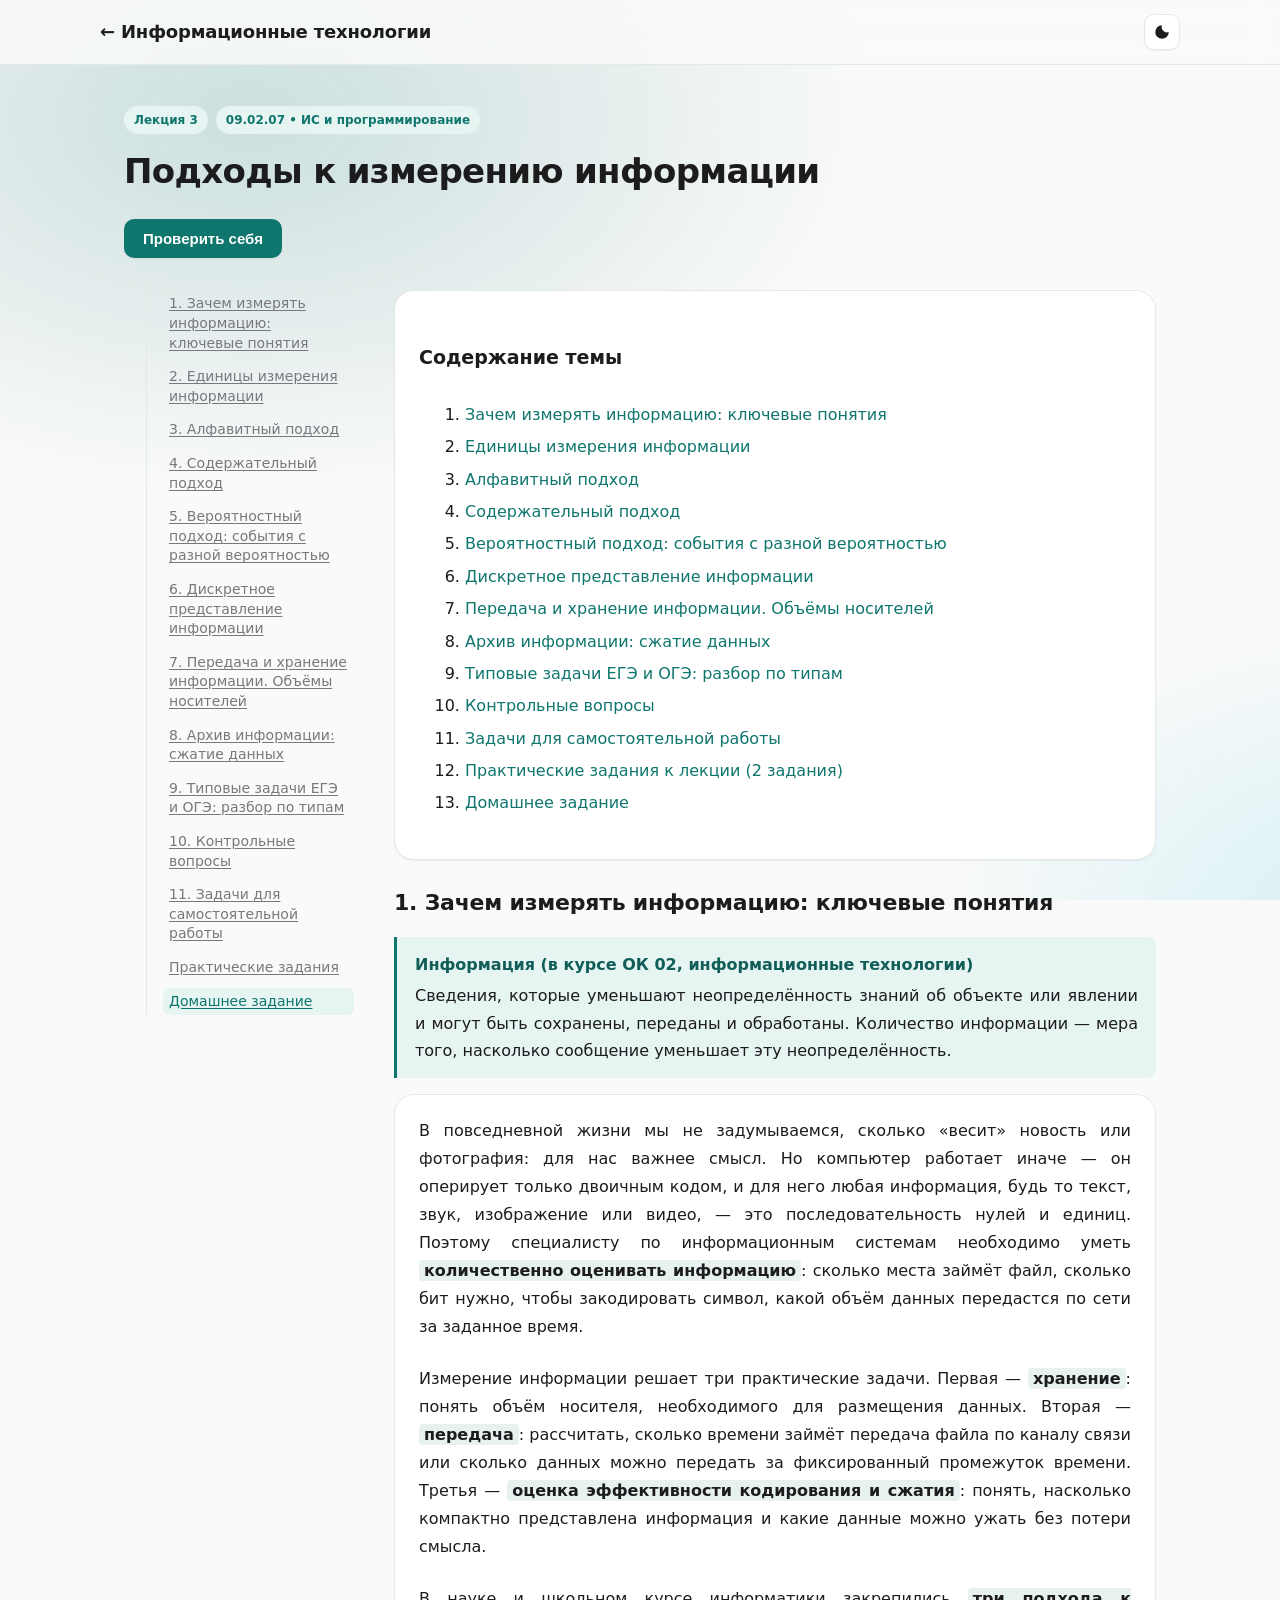
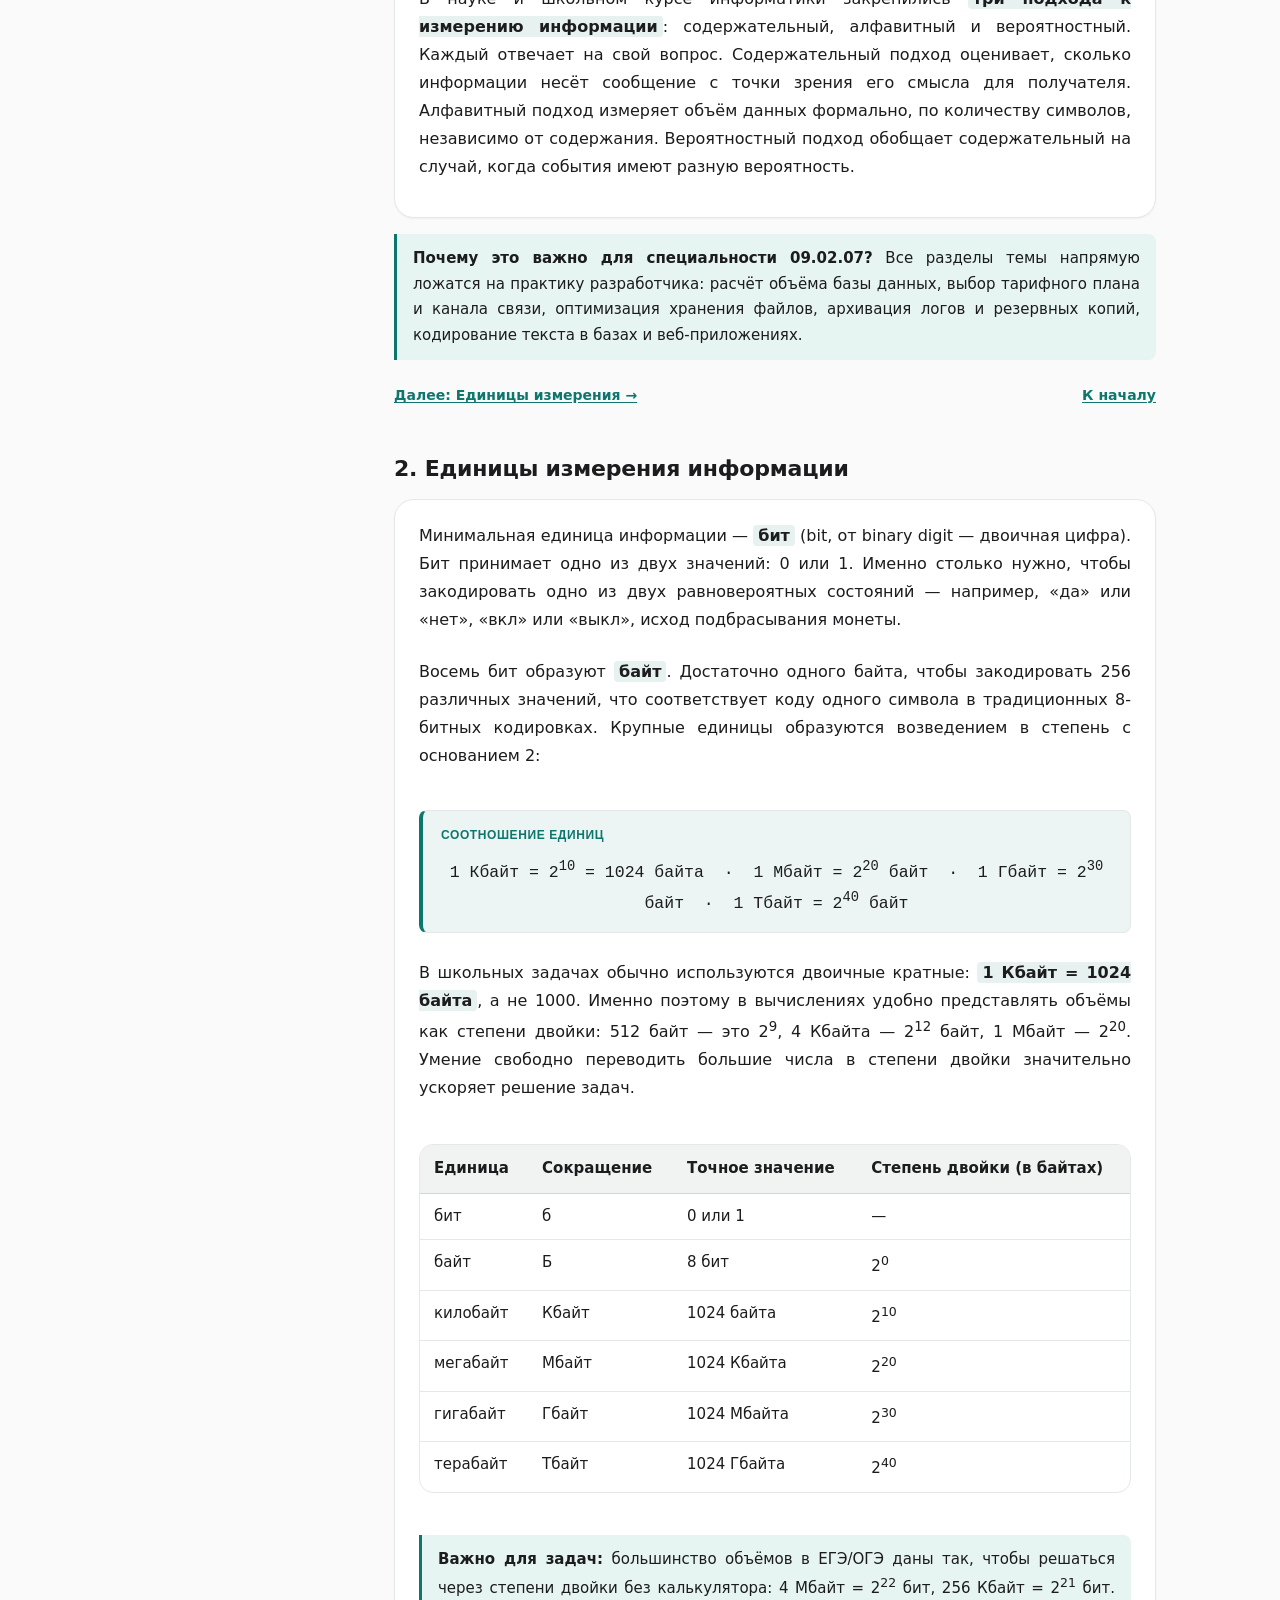
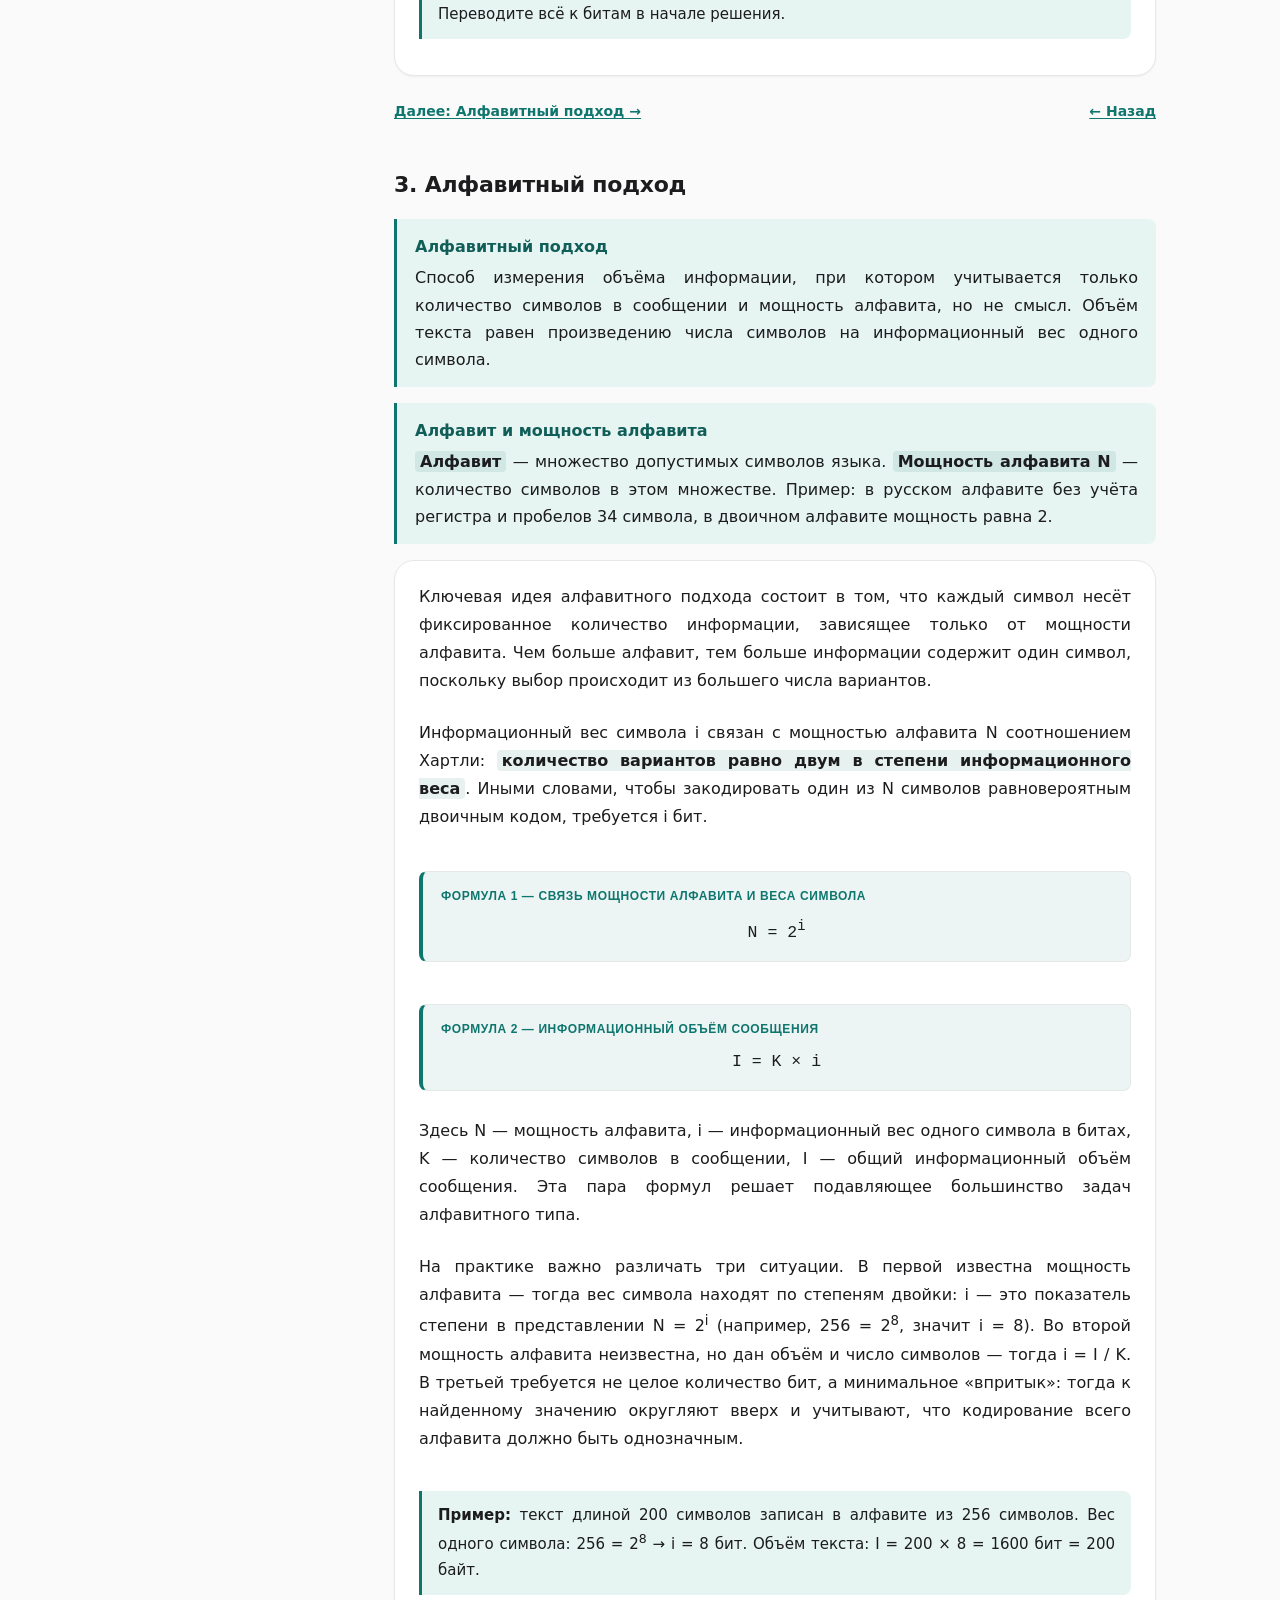
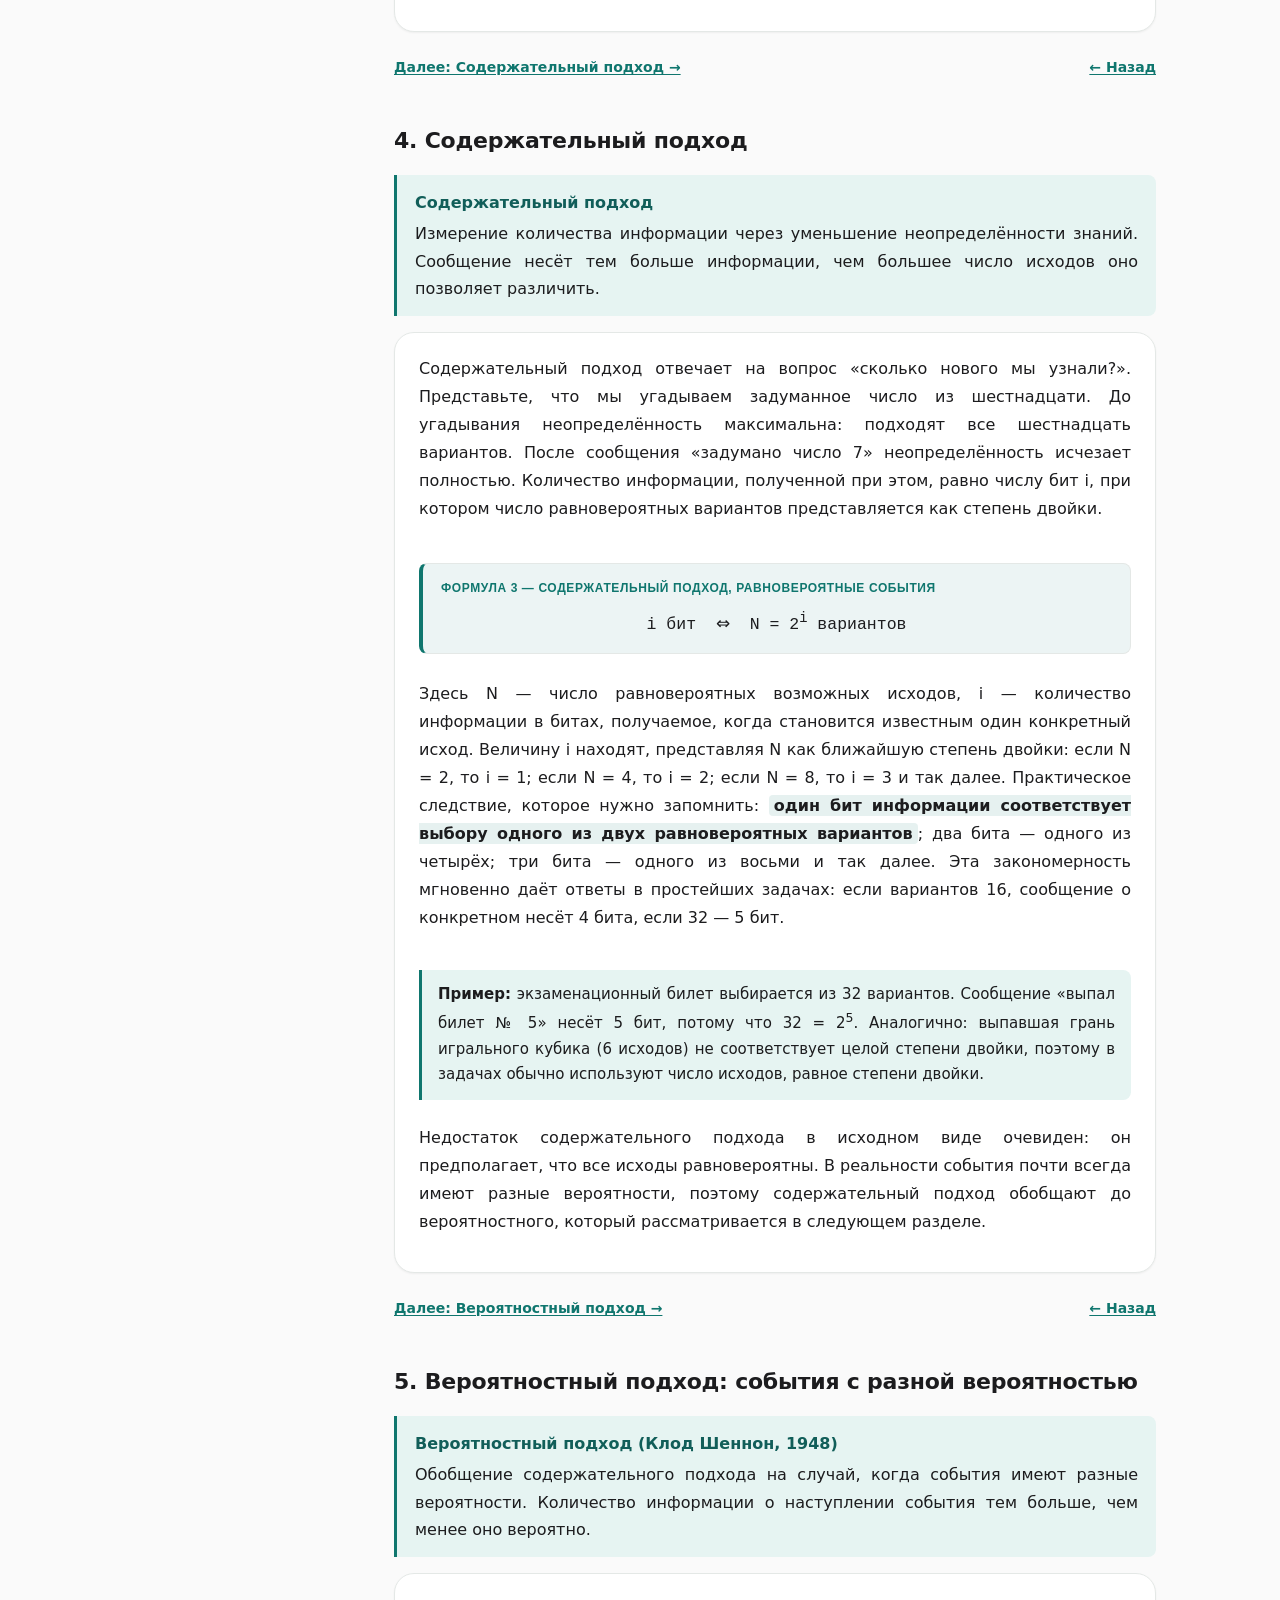
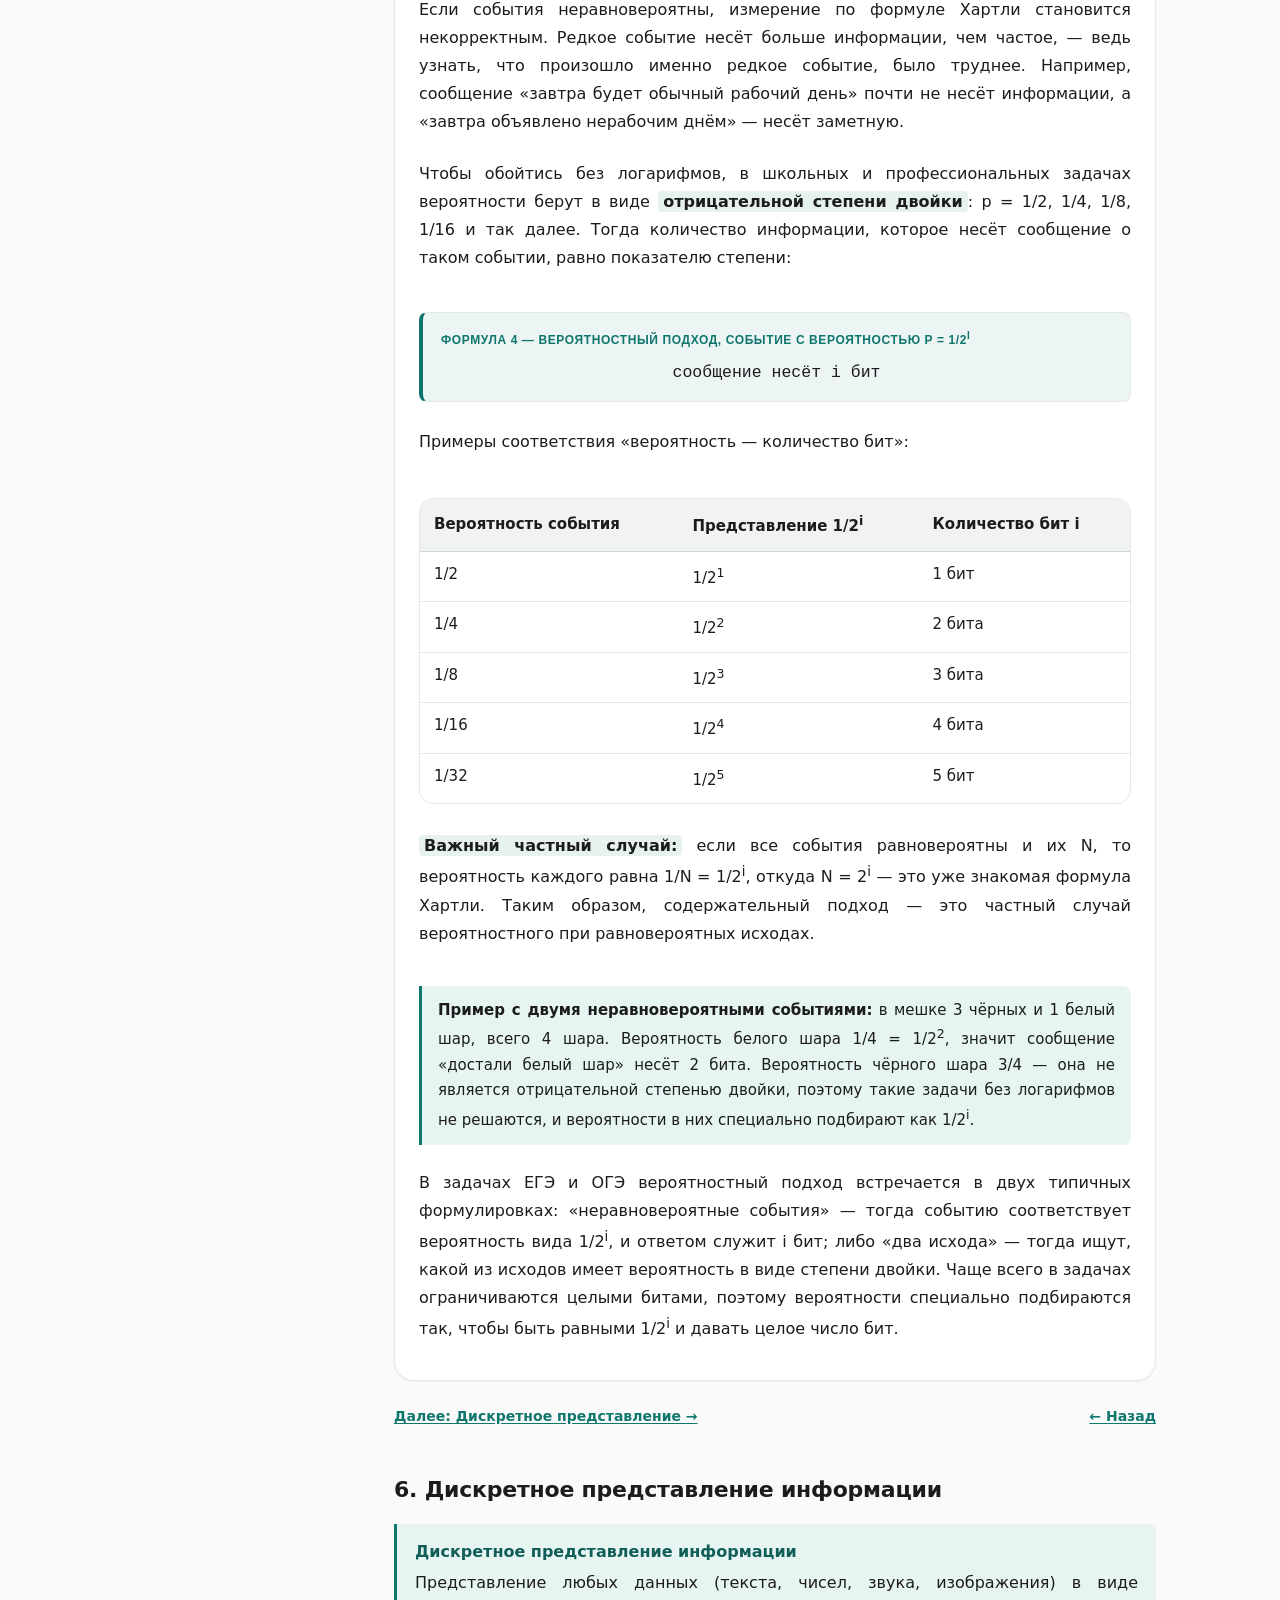
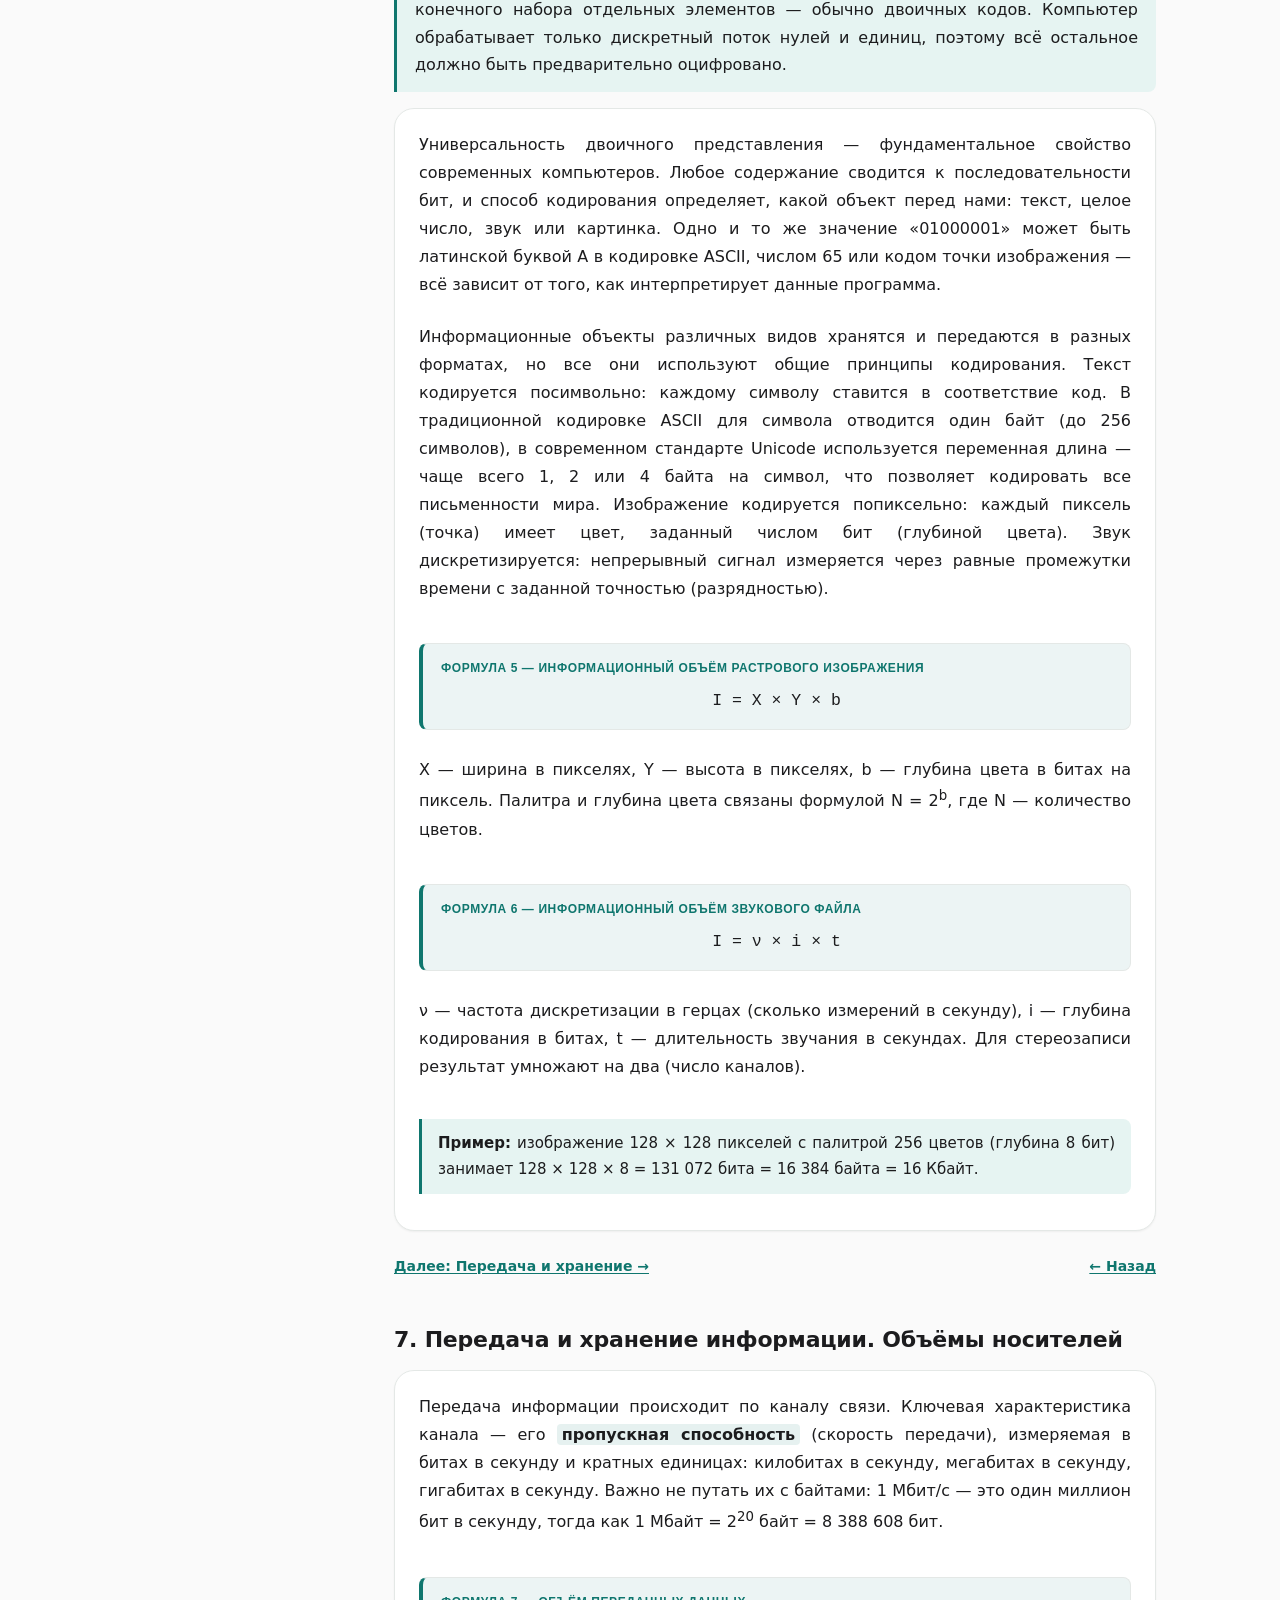
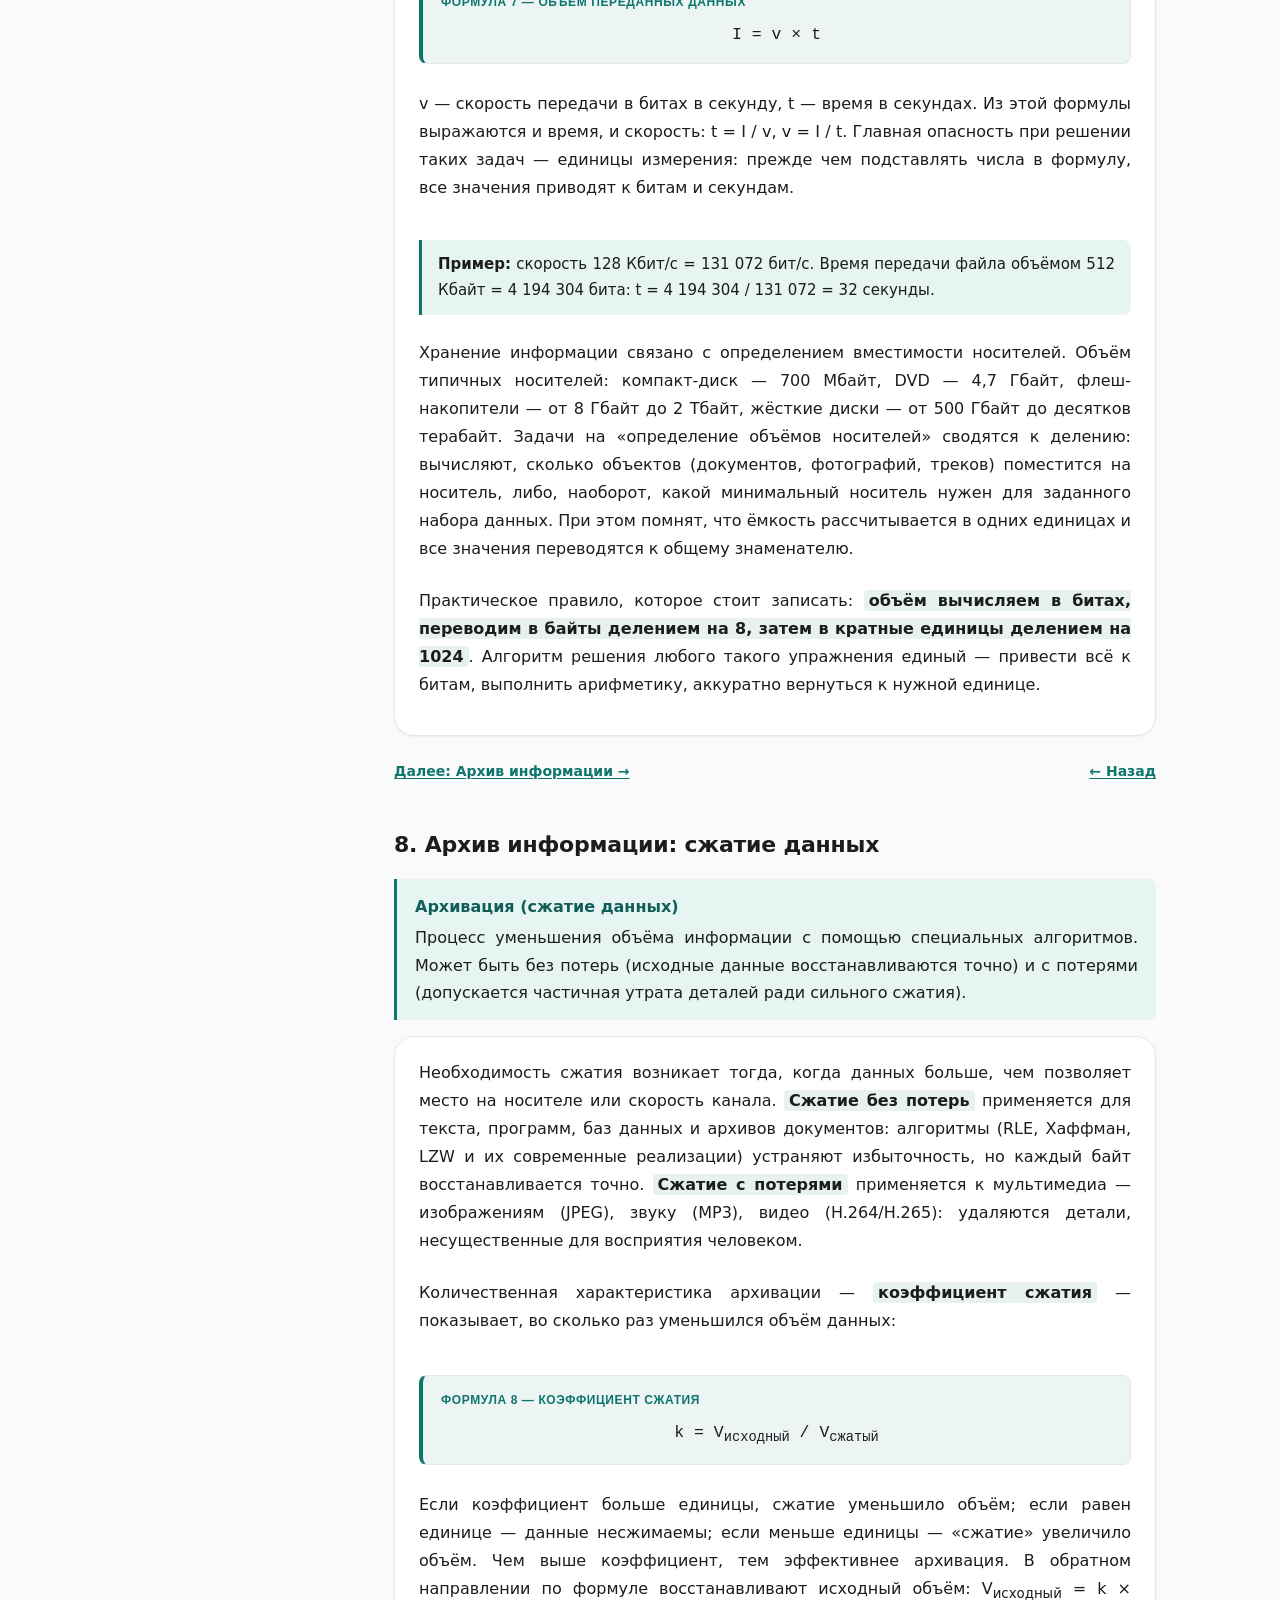
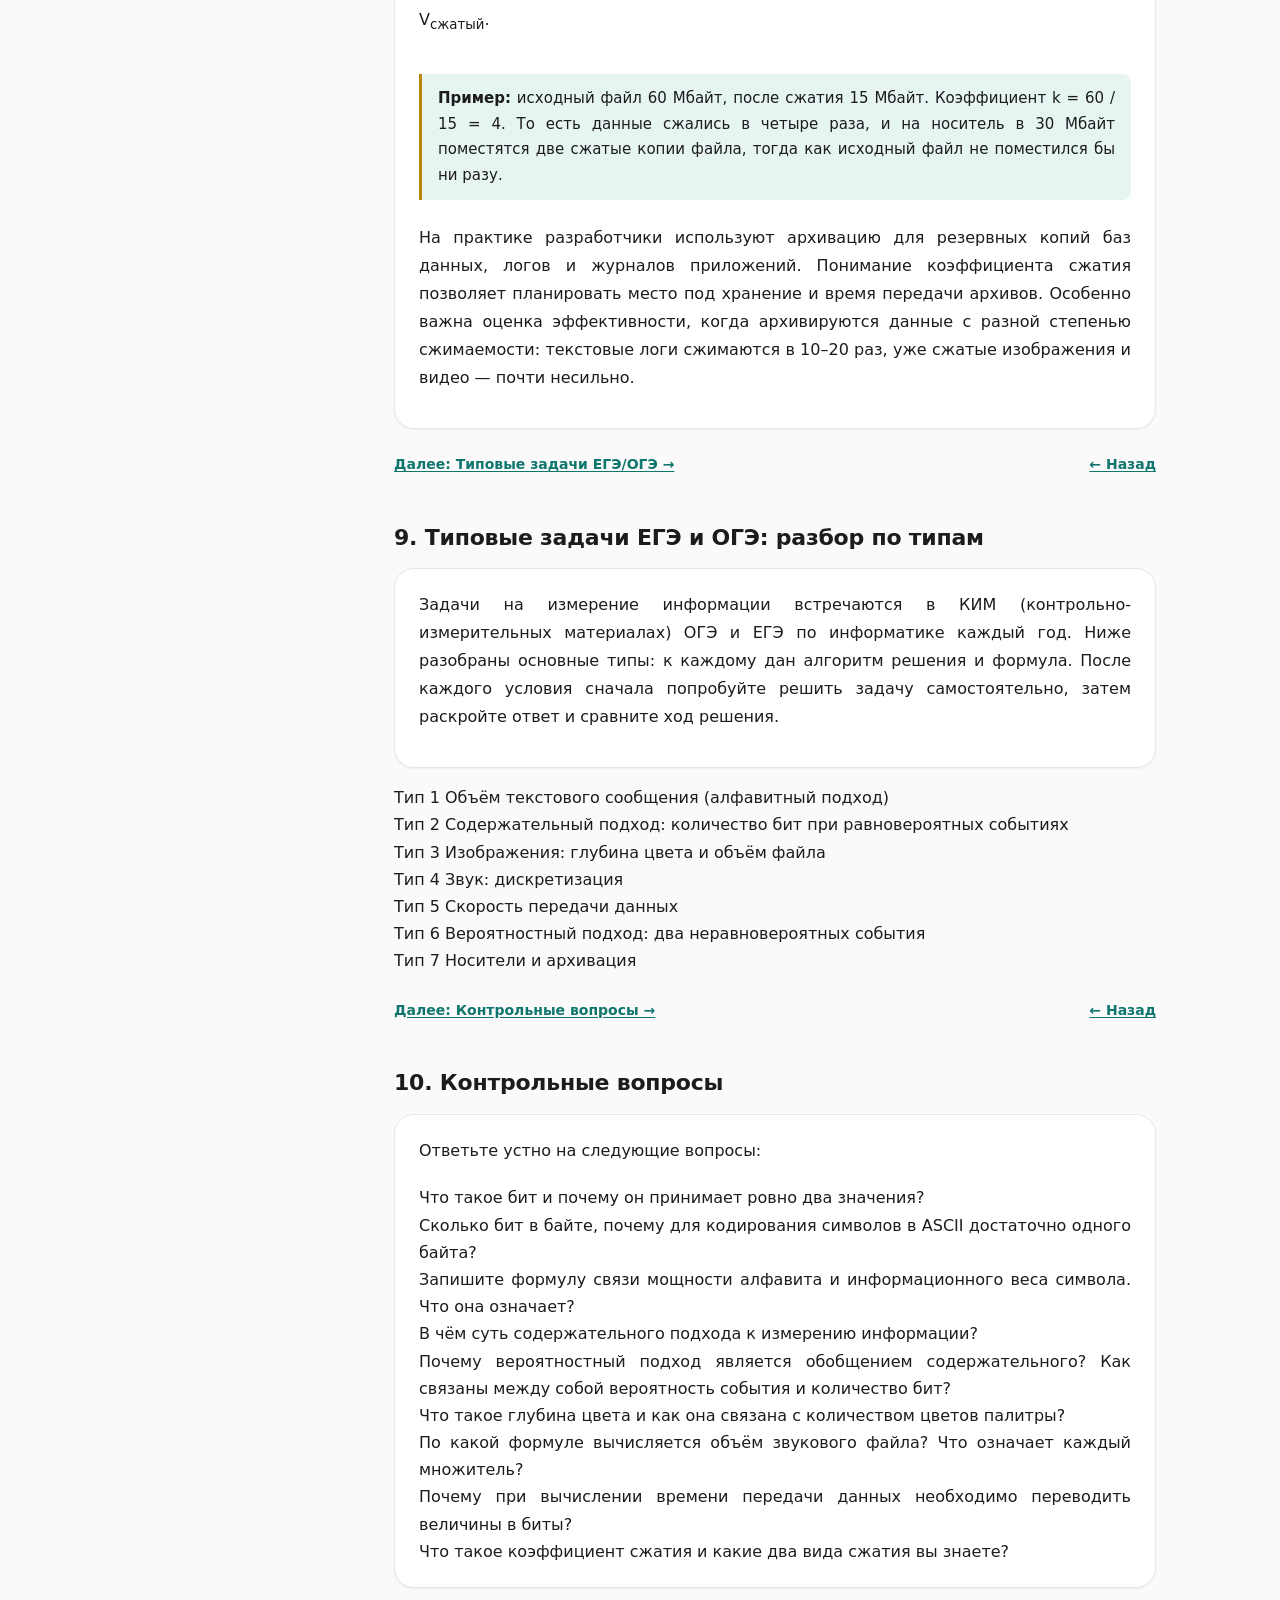
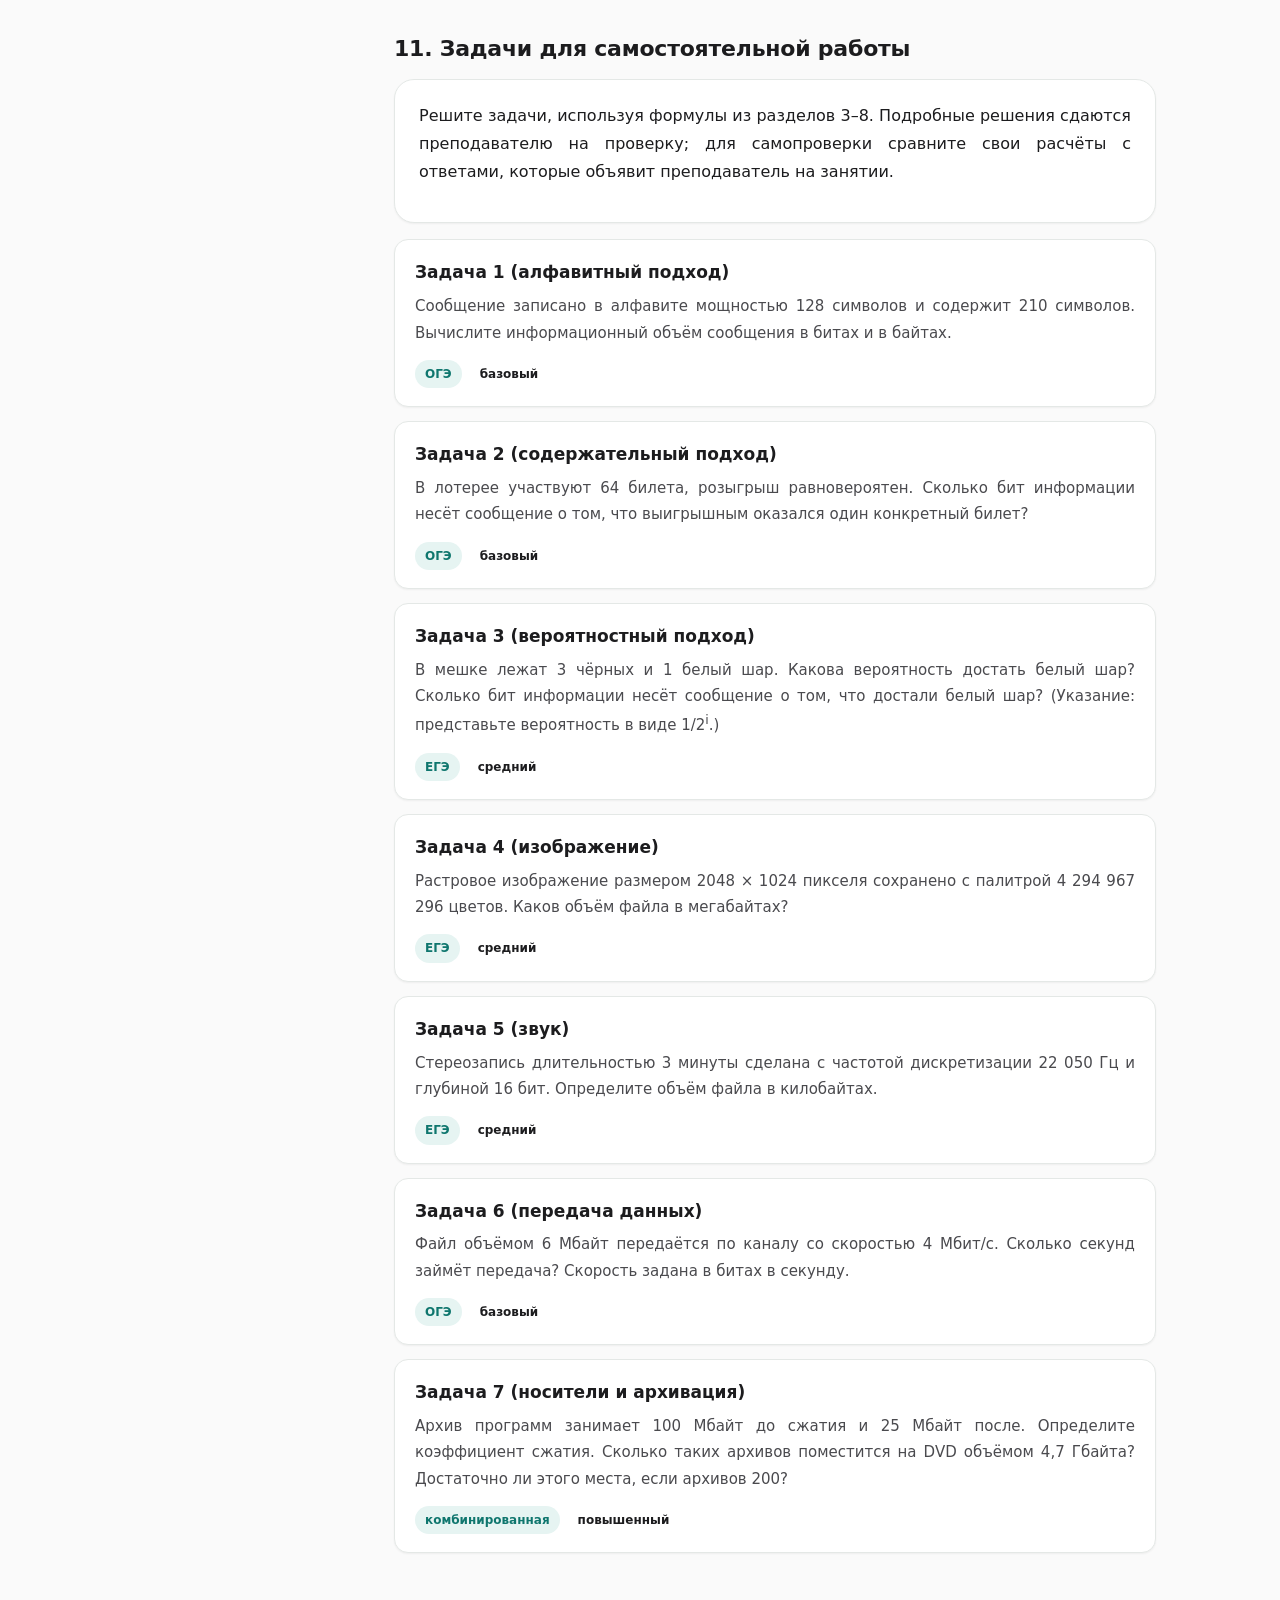
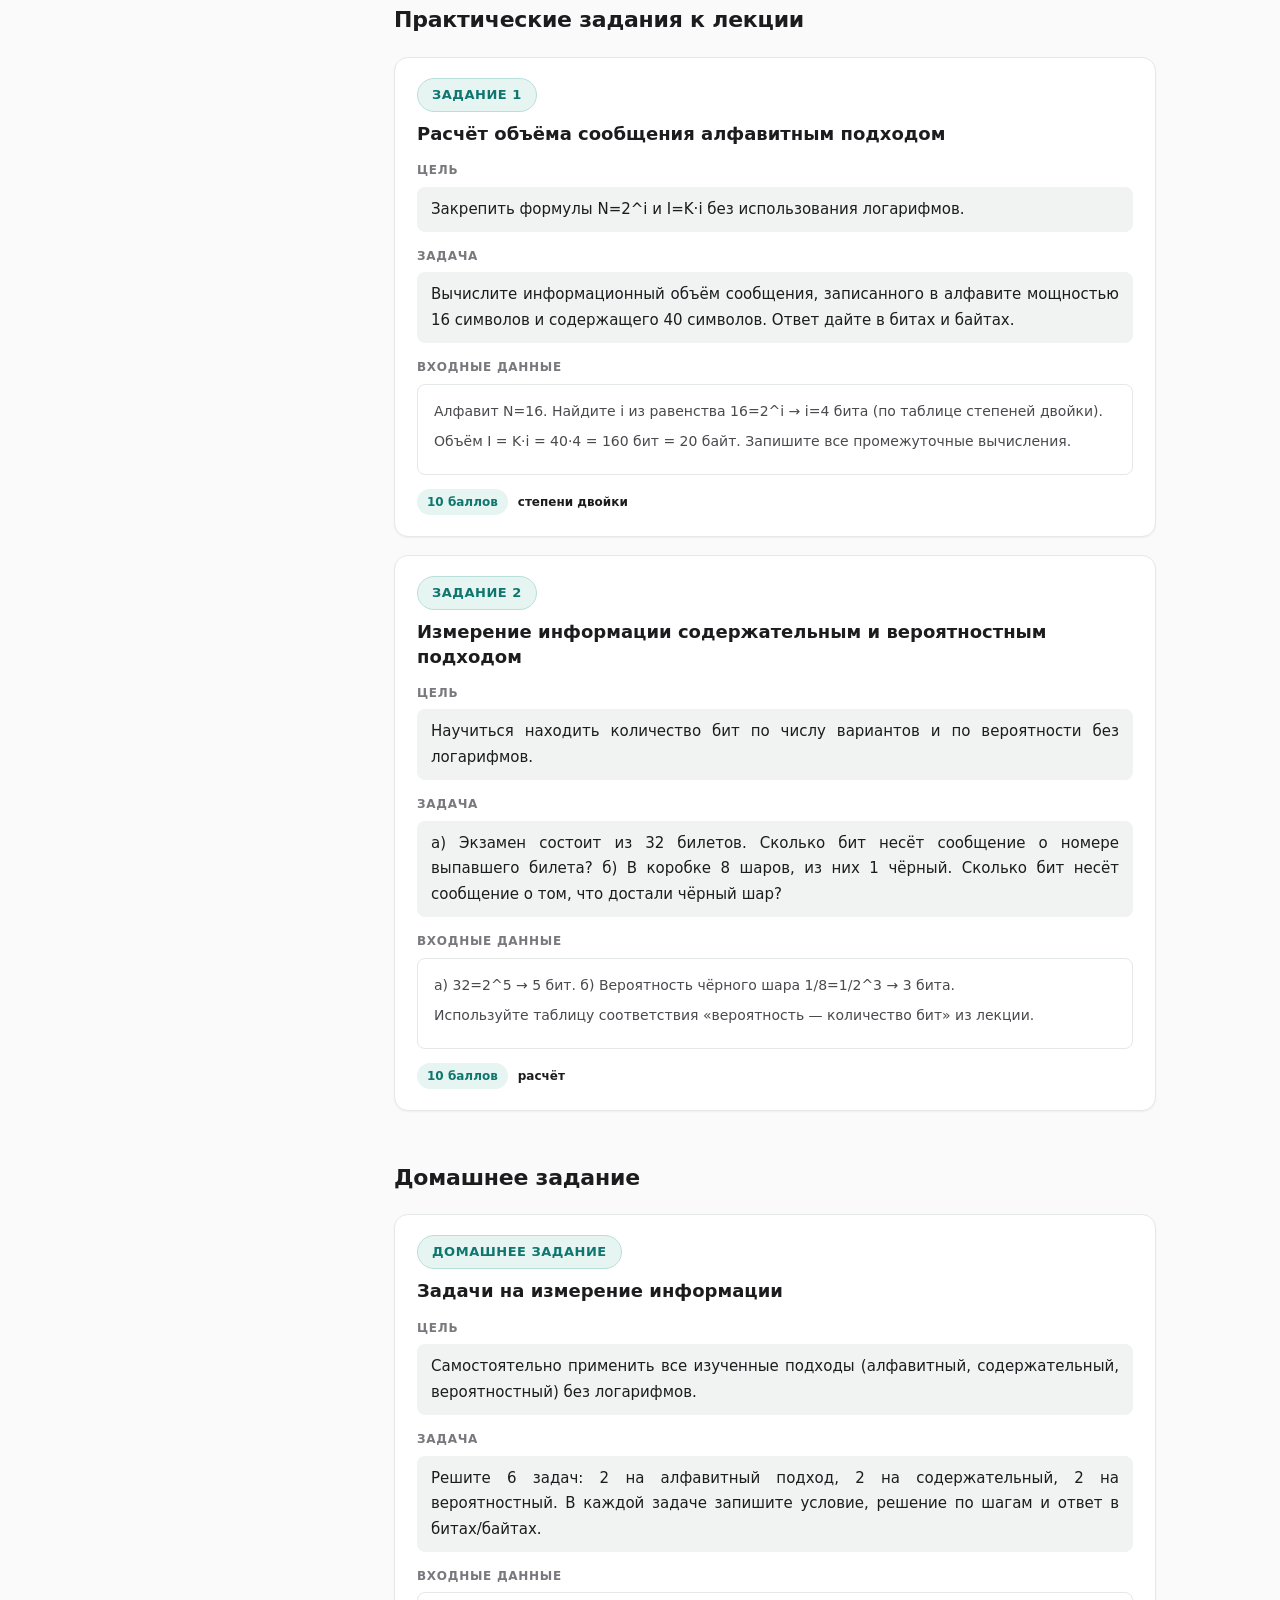
<file: isp/lekciya3.html>
<!DOCTYPE html>
<html lang="ru">
<head>
<meta charset="utf-8">
<meta name="viewport" content="width=device-width, initial-scale=1">
<title>Подходы к измерению информации</title>
<link rel="stylesheet" href="../css/theme.css">
<link rel="stylesheet" href="../css/styles.css">
<link rel="stylesheet" href="../css/magic.css">
</head>
<body>
<header class="header">
  <div class="container header__inner">
    <a class="header__logo" href="../index.html">← Информационные технологии</a>
    <div class="header__right">
      <button class="theme-toggle" data-theme-toggle aria-label="Переключить тему">
        <svg data-icon="dark" viewBox="0 0 24 24" width="18" height="18" fill="currentColor"><path d="M12 3a9 9 0 1 0 9 9 7 7 0 0 1-9-9z"/></svg>
        <svg data-icon="light" viewBox="0 0 24 24" width="18" height="18" fill="currentColor" style="display:none"><path d="M12 7a5 5 0 1 0 0 10 5 5 0 0 0 0-10zm0-4v2m0 14v2m8-9h2M2 12h2m13-7l1.5-1.5M5.5 18.5L7 17m12 1l-1.5-1.5M5.5 5.5L7 7"/></svg>
      </button>
    </div>
  </div>
</header>
<main>
<div class="container">
  <article class="lesson">
    <header class="lesson__header">
      <div class="badge-row">
        <span class="badge badge--mark">Лекция 3</span>
        <span class="badge badge--mark">09.02.07 • ИС и программирование</span>
      </div>
      <h1 class="lesson__title">Подходы к измерению информации</h1>
      <button class="btn btn--quiz" data-quiz-id="isp-3" style="margin-top:18px">Проверить себя</button>
    </header>
    <div class="lesson__layout">
      <nav class="lesson__toc"><div class="prose"><ul class="toc"><li><a class="toc-link" href="#s1">1. Зачем измерять информацию: ключевые понятия</a></li><li><a class="toc-link" href="#s2">2. Единицы измерения информации</a></li><li><a class="toc-link" href="#s3">3. Алфавитный подход</a></li><li><a class="toc-link" href="#s4">4. Содержательный подход</a></li><li><a class="toc-link" href="#s5">5. Вероятностный подход: события с разной вероятностью</a></li><li><a class="toc-link" href="#s6">6. Дискретное представление информации</a></li><li><a class="toc-link" href="#s7">7. Передача и хранение информации. Объёмы носителей</a></li><li><a class="toc-link" href="#s8">8. Архив информации: сжатие данных</a></li><li><a class="toc-link" href="#s9">9. Типовые задачи ЕГЭ и ОГЭ: разбор по типам</a></li><li><a class="toc-link" href="#s10">10. Контрольные вопросы</a></li><li><a class="toc-link" href="#s11">11. Задачи для самостоятельной работы</a></li><li><a class="toc-link" href="#tasks">Практические задания</a></li><li><a class="toc-link" href="#hw">Домашнее задание</a></li></ul></div></nav>
      <div class="prose">
        <nav class="card">
          <h3>Содержание темы</h3>
          <ol style="padding-left:1.5rem;margin-top:.5rem">
            <li><a href="#s1" style="color:var(--accent);text-decoration:none">Зачем измерять информацию: ключевые понятия</a></li>
            <li><a href="#s2" style="color:var(--accent);text-decoration:none">Единицы измерения информации</a></li>
            <li><a href="#s3" style="color:var(--accent);text-decoration:none">Алфавитный подход</a></li>
            <li><a href="#s4" style="color:var(--accent);text-decoration:none">Содержательный подход</a></li>
            <li><a href="#s5" style="color:var(--accent);text-decoration:none">Вероятностный подход: события с разной вероятностью</a></li>
            <li><a href="#s6" style="color:var(--accent);text-decoration:none">Дискретное представление информации</a></li>
            <li><a href="#s7" style="color:var(--accent);text-decoration:none">Передача и хранение информации. Объёмы носителей</a></li>
            <li><a href="#s8" style="color:var(--accent);text-decoration:none">Архив информации: сжатие данных</a></li>
            <li><a href="#s9" style="color:var(--accent);text-decoration:none">Типовые задачи ЕГЭ и ОГЭ: разбор по типам</a></li>
            <li><a href="#s10" style="color:var(--accent);text-decoration:none">Контрольные вопросы</a></li>
            <li><a href="#s11" style="color:var(--accent);text-decoration:none">Задачи для самостоятельной работы</a></li>
          <li><a href="#tasks" style="color:var(--accent);text-decoration:none">Практические задания к лекции (2 задания)</a></li>
            <li><a href="#hw" style="color:var(--accent);text-decoration:none">Домашнее задание</a></li></ol>
        </nav>
        <!-- s1 -->
        <h2 class="section-title first" id="s1">1. Зачем измерять информацию: ключевые понятия</h2>
        <div class="def-block"><span class="term">Информация (в курсе ОК 02, информационные технологии)</span> Сведения, которые уменьшают неопределённость знаний об объекте или явлении и могут быть сохранены, переданы и обработаны. Количество информации — мера того, насколько сообщение уменьшает эту неопределённость.</div>
        <div class="card">
          <p>В повседневной жизни мы не задумываемся, сколько «весит» новость или фотография: для нас важнее смысл. Но компьютер работает иначе — он оперирует только двоичным кодом, и для него любая информация, будь то текст, звук, изображение или видео, — это последовательность нулей и единиц. Поэтому специалисту по информационным системам необходимо уметь <span class="key">количественно оценивать информацию</span>: сколько места займёт файл, сколько бит нужно, чтобы закодировать символ, какой объём данных передастся по сети за заданное время.</p>
          <p>Измерение информации решает три практические задачи. Первая — <span class="key">хранение</span>: понять объём носителя, необходимого для размещения данных. Вторая — <span class="key">передача</span>: рассчитать, сколько времени займёт передача файла по каналу связи или сколько данных можно передать за фиксированный промежуток времени. Третья — <span class="key">оценка эффективности кодирования и сжатия</span>: понять, насколько компактно представлена информация и какие данные можно ужать без потери смысла.</p>
          <p>В науке и школьном курсе информатики закрепились <span class="key">три подхода к измерению информации</span>: содержательный, алфавитный и вероятностный. Каждый отвечает на свой вопрос. Содержательный подход оценивает, сколько информации несёт сообщение с точки зрения его смысла для получателя. Алфавитный подход измеряет объём данных формально, по количеству символов, независимо от содержания. Вероятностный подход обобщает содержательный на случай, когда события имеют разную вероятность.</p>
        </div>
        <div class="info-box"><strong>Почему это важно для специальности 09.02.07?</strong> Все разделы темы напрямую ложатся на практику разработчика: расчёт объёма базы данных, выбор тарифного плана и канала связи, оптимизация хранения файлов, архивация логов и резервных копий, кодирование текста в базах и веб-приложениях.</div>
        <div class="section-nav"><a href="#s2">Далее: Единицы измерения &rarr;</a><a href="#">К началу</a></div>
        <!-- s2 -->
        <h2 class="section-title" id="s2">2. Единицы измерения информации</h2>
        <div class="card">
          <p>Минимальная единица информации — <span class="key">бит</span> (bit, от binary digit — двоичная цифра). Бит принимает одно из двух значений: 0 или 1. Именно столько нужно, чтобы закодировать одно из двух равновероятных состояний — например, «да» или «нет», «вкл» или «выкл», исход подбрасывания монеты.</p>
          <p>Восемь бит образуют <span class="key">байт</span>. Достаточно одного байта, чтобы закодировать 256 различных значений, что соответствует коду одного символа в традиционных 8-битных кодировках. Крупные единицы образуются возведением в степень с основанием 2:</p>
          <div class="formula"><span class="lbl">Соотношение единиц</span>1 Кбайт = 2<sup>10</sup> = 1024 байта &nbsp;&middot;&nbsp; 1 Мбайт = 2<sup>20</sup> байт &nbsp;&middot;&nbsp; 1 Гбайт = 2<sup>30</sup> байт &nbsp;&middot;&nbsp; 1 Тбайт = 2<sup>40</sup> байт</div>
          <p>В школьных задачах обычно используются двоичные кратные: <span class="key">1 Кбайт = 1024 байта</span>, а не 1000. Именно поэтому в вычислениях удобно представлять объёмы как степени двойки: 512 байт — это 2<sup>9</sup>, 4 Кбайта — 2<sup>12</sup> байт, 1 Мбайт — 2<sup>20</sup>. Умение свободно переводить большие числа в степени двойки значительно ускоряет решение задач.</p>
          <div class="table-wrap"><table>
            <thead><tr><th>Единица</th><th>Сокращение</th><th>Точное значение</th><th>Степень двойки (в байтах)</th></tr></thead>
            <tbody>
              <tr><td>бит</td><td>б</td><td>0 или 1</td><td>&mdash;</td></tr>
              <tr><td>байт</td><td>Б</td><td>8 бит</td><td>2<sup>0</sup></td></tr>
              <tr><td>килобайт</td><td>Кбайт</td><td>1024 байта</td><td>2<sup>10</sup></td></tr>
              <tr><td>мегабайт</td><td>Мбайт</td><td>1024 Кбайта</td><td>2<sup>20</sup></td></tr>
              <tr><td>гигабайт</td><td>Гбайт</td><td>1024 Мбайта</td><td>2<sup>30</sup></td></tr>
              <tr><td>терабайт</td><td>Тбайт</td><td>1024 Гбайта</td><td>2<sup>40</sup></td></tr>
            </tbody>
          </table></div>
          <div class="info-box"><strong>Важно для задач:</strong> большинство объёмов в ЕГЭ/ОГЭ даны так, чтобы решаться через степени двойки без калькулятора: 4 Мбайт = 2<sup>22</sup> бит, 256 Кбайт = 2<sup>21</sup> бит. Переводите всё к битам в начале решения.</div>
        </div>
        <div class="section-nav"><a href="#s3">Далее: Алфавитный подход &rarr;</a><a href="#s1">&larr; Назад</a></div>
        <!-- s3 -->
        <h2 class="section-title" id="s3">3. Алфавитный подход</h2>
        <div class="def-block"><span class="term">Алфавитный подход</span> Способ измерения объёма информации, при котором учитывается только количество символов в сообщении и мощность алфавита, но не смысл. Объём текста равен произведению числа символов на информационный вес одного символа.</div>
        <div class="def-block"><span class="term">Алфавит и мощность алфавита</span> <span class="key">Алфавит</span> — множество допустимых символов языка. <span class="key">Мощность алфавита N</span> — количество символов в этом множестве. Пример: в русском алфавите без учёта регистра и пробелов 34 символа, в двоичном алфавите мощность равна 2.</div>
        <div class="card">
          <p>Ключевая идея алфавитного подхода состоит в том, что каждый символ несёт фиксированное количество информации, зависящее только от мощности алфавита. Чем больше алфавит, тем больше информации содержит один символ, поскольку выбор происходит из большего числа вариантов.</p>
          <p>Информационный вес символа i связан с мощностью алфавита N соотношением Хартли: <span class="key">количество вариантов равно двум в степени информационного веса</span>. Иными словами, чтобы закодировать один из N символов равновероятным двоичным кодом, требуется i бит.</p>
          <div class="formula"><span class="lbl">Формула 1 — связь мощности алфавита и веса символа</span>N = 2<sup>i</sup></div>
          <div class="formula"><span class="lbl">Формула 2 — информационный объём сообщения</span>I = K &times; i</div>
          <p>Здесь N — мощность алфавита, i — информационный вес одного символа в битах, K — количество символов в сообщении, I — общий информационный объём сообщения. Эта пара формул решает подавляющее большинство задач алфавитного типа.</p>
          <p>На практике важно различать три ситуации. В первой известна мощность алфавита — тогда вес символа находят по степеням двойки: i — это показатель степени в представлении N = 2<sup>i</sup> (например, 256 = 2<sup>8</sup>, значит i = 8). Во второй мощность алфавита неизвестна, но дан объём и число символов — тогда i = I / K. В третьей требуется не целое количество бит, а минимальное «впритык»: тогда к найденному значению округляют вверх и учитывают, что кодирование всего алфавита должно быть однозначным.</p>
          <div class="info-box"><strong>Пример:</strong> текст длиной 200 символов записан в алфавите из 256 символов. Вес одного символа: 256 = 2<sup>8</sup> → i = 8 бит. Объём текста: I = 200 &times; 8 = 1600 бит = 200 байт.</div>
        </div>
        <div class="section-nav"><a href="#s4">Далее: Содержательный подход &rarr;</a><a href="#s2">&larr; Назад</a></div>
        <!-- s4 -->
        <h2 class="section-title" id="s4">4. Содержательный подход</h2>
        <div class="def-block"><span class="term">Содержательный подход</span> Измерение количества информации через уменьшение неопределённости знаний. Сообщение несёт тем больше информации, чем большее число исходов оно позволяет различить.</div>
        <div class="card">
          <p>Содержательный подход отвечает на вопрос «сколько нового мы узнали?». Представьте, что мы угадываем задуманное число из шестнадцати. До угадывания неопределённость максимальна: подходят все шестнадцать вариантов. После сообщения «задумано число 7» неопределённость исчезает полностью. Количество информации, полученной при этом, равно числу бит i, при котором число равновероятных вариантов представляется как степень двойки.</p>
          <div class="formula"><span class="lbl">Формула 3 — содержательный подход, равновероятные события</span>i бит &nbsp;&hArr;&nbsp; N = 2<sup>i</sup> вариантов</div>
          <p>Здесь N — число равновероятных возможных исходов, i — количество информации в битах, получаемое, когда становится известным один конкретный исход. Величину i находят, представляя N как ближайшую степень двойки: если N = 2, то i = 1; если N = 4, то i = 2; если N = 8, то i = 3 и так далее. Практическое следствие, которое нужно запомнить: <span class="key">один бит информации соответствует выбору одного из двух равновероятных вариантов</span>; два бита — одного из четырёх; три бита — одного из восьми и так далее. Эта закономерность мгновенно даёт ответы в простейших задачах: если вариантов 16, сообщение о конкретном несёт 4 бита, если 32 — 5 бит.</p>
          <div class="info-box"><strong>Пример:</strong> экзаменационный билет выбирается из 32 вариантов. Сообщение «выпал билет № 5» несёт 5 бит, потому что 32 = 2<sup>5</sup>. Аналогично: выпавшая грань игрального кубика (6 исходов) не соответствует целой степени двойки, поэтому в задачах обычно используют число исходов, равное степени двойки.</div>
          <p>Недостаток содержательного подхода в исходном виде очевиден: он предполагает, что все исходы равновероятны. В реальности события почти всегда имеют разные вероятности, поэтому содержательный подход обобщают до вероятностного, который рассматривается в следующем разделе.</p>
        </div>
        <div class="section-nav"><a href="#s5">Далее: Вероятностный подход &rarr;</a><a href="#s3">&larr; Назад</a></div>
        <!-- s5 -->
        <h2 class="section-title" id="s5">5. Вероятностный подход: события с разной вероятностью</h2>
        <div class="def-block"><span class="term">Вероятностный подход (Клод Шеннон, 1948)</span> Обобщение содержательного подхода на случай, когда события имеют разные вероятности. Количество информации о наступлении события тем больше, чем менее оно вероятно.</div>
        <div class="card">
          <p>Если события неравновероятны, измерение по формуле Хартли становится некорректным. Редкое событие несёт больше информации, чем частое, — ведь узнать, что произошло именно редкое событие, было труднее. Например, сообщение «завтра будет обычный рабочий день» почти не несёт информации, а «завтра объявлено нерабочим днём» — несёт заметную.</p>
          <p>Чтобы обойтись без логарифмов, в школьных и профессиональных задачах вероятности берут в виде <span class="key">отрицательной степени двойки</span>: p = 1/2, 1/4, 1/8, 1/16 и так далее. Тогда количество информации, которое несёт сообщение о таком событии, равно показателю степени:</p>
          <div class="formula"><span class="lbl">Формула 4 — вероятностный подход, событие с вероятностью p = 1/2<sup>i</sup></span>сообщение несёт i бит</div>
          <p>Примеры соответствия «вероятность — количество бит»:</p>
          <div class="table-wrap"><table>
            <thead><tr><th>Вероятность события</th><th>Представление 1/2<sup>i</sup></th><th>Количество бит i</th></tr></thead>
            <tbody>
              <tr><td>1/2</td><td>1/2<sup>1</sup></td><td>1 бит</td></tr>
              <tr><td>1/4</td><td>1/2<sup>2</sup></td><td>2 бита</td></tr>
              <tr><td>1/8</td><td>1/2<sup>3</sup></td><td>3 бита</td></tr>
              <tr><td>1/16</td><td>1/2<sup>4</sup></td><td>4 бита</td></tr>
              <tr><td>1/32</td><td>1/2<sup>5</sup></td><td>5 бит</td></tr>
            </tbody>
          </table></div>
          <p><span class="key">Важный частный случай:</span> если все события равновероятны и их N, то вероятность каждого равна 1/N = 1/2<sup>i</sup>, откуда N = 2<sup>i</sup> — это уже знакомая формула Хартли. Таким образом, содержательный подход — это частный случай вероятностного при равновероятных исходах.</p>
          <div class="info-box"><strong>Пример с двумя неравновероятными событиями:</strong> в мешке 3 чёрных и 1 белый шар, всего 4 шара. Вероятность белого шара 1/4 = 1/2<sup>2</sup>, значит сообщение «достали белый шар» несёт 2 бита. Вероятность чёрного шара 3/4 — она не является отрицательной степенью двойки, поэтому такие задачи без логарифмов не решаются, и вероятности в них специально подбирают как 1/2<sup>i</sup>.</div>
          <p>В задачах ЕГЭ и ОГЭ вероятностный подход встречается в двух типичных формулировках: «неравновероятные события» — тогда событию соответствует вероятность вида 1/2<sup>i</sup>, и ответом служит i бит; либо «два исхода» — тогда ищут, какой из исходов имеет вероятность в виде степени двойки. Чаще всего в задачах ограничиваются целыми битами, поэтому вероятности специально подбираются так, чтобы быть равными 1/2<sup>i</sup> и давать целое число бит.</p>
        </div>
        <div class="section-nav"><a href="#s6">Далее: Дискретное представление &rarr;</a><a href="#s4">&larr; Назад</a></div>
        <!-- s6 -->
        <h2 class="section-title" id="s6">6. Дискретное представление информации</h2>
        <div class="def-block"><span class="term">Дискретное представление информации</span> Представление любых данных (текста, чисел, звука, изображения) в виде конечного набора отдельных элементов — обычно двоичных кодов. Компьютер обрабатывает только дискретный поток нулей и единиц, поэтому всё остальное должно быть предварительно оцифровано.</div>
        <div class="card">
          <p>Универсальность двоичного представления — фундаментальное свойство современных компьютеров. Любое содержание сводится к последовательности бит, и способ кодирования определяет, какой объект перед нами: текст, целое число, звук или картинка. Одно и то же значение «01000001» может быть латинской буквой A в кодировке ASCII, числом 65 или кодом точки изображения — всё зависит от того, как интерпретирует данные программа.</p>
          <p>Информационные объекты различных видов хранятся и передаются в разных форматах, но все они используют общие принципы кодирования. Текст кодируется посимвольно: каждому символу ставится в соответствие код. В традиционной кодировке ASCII для символа отводится один байт (до 256 символов), в современном стандарте Unicode используется переменная длина — чаще всего 1, 2 или 4 байта на символ, что позволяет кодировать все письменности мира. Изображение кодируется попиксельно: каждый пиксель (точка) имеет цвет, заданный числом бит (глубиной цвета). Звук дискретизируется: непрерывный сигнал измеряется через равные промежутки времени с заданной точностью (разрядностью).</p>
          <div class="formula"><span class="lbl">Формула 5 — информационный объём растрового изображения</span>I = X &times; Y &times; b</div>
          <p>X — ширина в пикселях, Y — высота в пикселях, b — глубина цвета в битах на пиксель. Палитра и глубина цвета связаны формулой N = 2<sup>b</sup>, где N — количество цветов.</p>
          <div class="formula"><span class="lbl">Формула 6 — информационный объём звукового файла</span>I = &nu; &times; i &times; t</div>
          <p>&nu; — частота дискретизации в герцах (сколько измерений в секунду), i — глубина кодирования в битах, t — длительность звучания в секундах. Для стереозаписи результат умножают на два (число каналов).</p>
          <div class="info-box cyan"><strong>Пример:</strong> изображение 128 &times; 128 пикселей с палитрой 256 цветов (глубина 8 бит) занимает 128 &times; 128 &times; 8 = 131 072 бита = 16 384 байта = 16 Кбайт.</div>
        </div>
        <div class="section-nav"><a href="#s7">Далее: Передача и хранение &rarr;</a><a href="#s5">&larr; Назад</a></div>
        <!-- s7 -->
        <h2 class="section-title" id="s7">7. Передача и хранение информации. Объёмы носителей</h2>
        <div class="card">
          <p>Передача информации происходит по каналу связи. Ключевая характеристика канала — его <span class="key">пропускная способность</span> (скорость передачи), измеряемая в битах в секунду и кратных единицах: килобитах в секунду, мегабитах в секунду, гигабитах в секунду. Важно не путать их с байтами: 1 Мбит/с — это один миллион бит в секунду, тогда как 1 Мбайт = 2<sup>20</sup> байт = 8 388 608 бит.</p>
          <div class="formula"><span class="lbl">Формула 7 — объём переданных данных</span>I = v &times; t</div>
          <p>v — скорость передачи в битах в секунду, t — время в секундах. Из этой формулы выражаются и время, и скорость: t = I / v, v = I / t. Главная опасность при решении таких задач — единицы измерения: прежде чем подставлять числа в формулу, все значения приводят к битам и секундам.</p>
          <div class="info-box"><strong>Пример:</strong> скорость 128 Кбит/с = 131 072 бит/с. Время передачи файла объёмом 512 Кбайт = 4 194 304 бита: t = 4 194 304 / 131 072 = 32 секунды.</div>
          <p>Хранение информации связано с определением вместимости носителей. Объём типичных носителей: компакт-диск — 700 Мбайт, DVD — 4,7 Гбайт, флеш-накопители — от 8 Гбайт до 2 Тбайт, жёсткие диски — от 500 Гбайт до десятков терабайт. Задачи на «определение объёмов носителей» сводятся к делению: вычисляют, сколько объектов (документов, фотографий, треков) поместится на носитель, либо, наоборот, какой минимальный носитель нужен для заданного набора данных. При этом помнят, что ёмкость рассчитывается в одних единицах и все значения переводятся к общему знаменателю.</p>
          <p>Практическое правило, которое стоит записать: <span class="key">объём вычисляем в битах, переводим в байты делением на 8, затем в кратные единицы делением на 1024</span>. Алгоритм решения любого такого упражнения единый — привести всё к битам, выполнить арифметику, аккуратно вернуться к нужной единице.</p>
        </div>
        <div class="section-nav"><a href="#s8">Далее: Архив информации &rarr;</a><a href="#s6">&larr; Назад</a></div>
        <!-- s8 -->
        <h2 class="section-title" id="s8">8. Архив информации: сжатие данных</h2>
        <div class="def-block"><span class="term">Архивация (сжатие данных)</span> Процесс уменьшения объёма информации с помощью специальных алгоритмов. Может быть без потерь (исходные данные восстанавливаются точно) и с потерями (допускается частичная утрата деталей ради сильного сжатия).</div>
        <div class="card">
          <p>Необходимость сжатия возникает тогда, когда данных больше, чем позволяет место на носителе или скорость канала. <span class="key">Сжатие без потерь</span> применяется для текста, программ, баз данных и архивов документов: алгоритмы (RLE, Хаффман, LZW и их современные реализации) устраняют избыточность, но каждый байт восстанавливается точно. <span class="key">Сжатие с потерями</span> применяется к мультимедиа — изображениям (JPEG), звуку (MP3), видео (H.264/H.265): удаляются детали, несущественные для восприятия человеком.</p>
          <p>Количественная характеристика архивации — <span class="key">коэффициент сжатия</span> — показывает, во сколько раз уменьшился объём данных:</p>
          <div class="formula"><span class="lbl">Формула 8 — коэффициент сжатия</span>k = V<sub>исходный</sub> / V<sub>сжатый</sub></div>
          <p>Если коэффициент больше единицы, сжатие уменьшило объём; если равен единице — данные несжимаемы; если меньше единицы — «сжатие» увеличило объём. Чем выше коэффициент, тем эффективнее архивация. В обратном направлении по формуле восстанавливают исходный объём: V<sub>исходный</sub> = k &times; V<sub>сжатый</sub>.</p>
          <div class="info-box purple"><strong>Пример:</strong> исходный файл 60 Мбайт, после сжатия 15 Мбайт. Коэффициент k = 60 / 15 = 4. То есть данные сжались в четыре раза, и на носитель в 30 Мбайт поместятся две сжатые копии файла, тогда как исходный файл не поместился бы ни разу.</div>
          <p>На практике разработчики используют архивацию для резервных копий баз данных, логов и журналов приложений. Понимание коэффициента сжатия позволяет планировать место под хранение и время передачи архивов. Особенно важна оценка эффективности, когда архивируются данные с разной степенью сжимаемости: текстовые логи сжимаются в 10–20 раз, уже сжатые изображения и видео — почти несильно.</p>
        </div>
        <div class="section-nav"><a href="#s9">Далее: Типовые задачи ЕГЭ/ОГЭ &rarr;</a><a href="#s7">&larr; Назад</a></div>
        <!-- s9 -->
        <h2 class="section-title" id="s9">9. Типовые задачи ЕГЭ и ОГЭ: разбор по типам</h2>
        <div class="card">
          <p>Задачи на измерение информации встречаются в КИМ (контрольно-измерительных материалах) ОГЭ и ЕГЭ по информатике каждый год. Ниже разобраны основные типы: к каждому дан алгоритм решения и формула. После каждого условия сначала попробуйте решить задачу самостоятельно, затем раскройте ответ и сравните ход решения.</p>
        </div>
        <div class="type-block">
          <div class="type-title"><span class="n">Тип 1</span> Объём текстового сообщения (алфавитный подход)</div>
  
  
        </div>
        <div class="type-block">
          <div class="type-title"><span class="n">Тип 2</span> Содержательный подход: количество бит при равновероятных событиях</div>
  
        </div>
        <div class="type-block">
          <div class="type-title"><span class="n">Тип 3</span> Изображения: глубина цвета и объём файла</div>
  
        </div>
        <div class="type-block">
          <div class="type-title"><span class="n">Тип 4</span> Звук: дискретизация</div>
  
        </div>
        <div class="type-block">
          <div class="type-title"><span class="n">Тип 5</span> Скорость передачи данных</div>
  
        </div>
        <div class="type-block">
          <div class="type-title"><span class="n">Тип 6</span> Вероятностный подход: два неравновероятных события</div>
  
        </div>
        <div class="type-block">
          <div class="type-title"><span class="n">Тип 7</span> Носители и архивация</div>
  
        </div>
        <div class="section-nav"><a href="#s10">Далее: Контрольные вопросы &rarr;</a><a href="#s8">&larr; Назад</a></div>
        <!-- s10 -->
        <h2 class="section-title" id="s10">10. Контрольные вопросы</h2>
        <div class="card">
          <p style="margin-bottom:.6rem">Ответьте устно на следующие вопросы:</p>
          <div class="qlist">
            <div class="q">Что такое бит и почему он принимает ровно два значения?</div>
            <div class="q">Сколько бит в байте, почему для кодирования символов в ASCII достаточно одного байта?</div>
            <div class="q">Запишите формулу связи мощности алфавита и информационного веса символа. Что она означает?</div>
            <div class="q">В чём суть содержательного подхода к измерению информации?</div>
            <div class="q">Почему вероятностный подход является обобщением содержательного? Как связаны между собой вероятность события и количество бит?</div>
            <div class="q">Что такое глубина цвета и как она связана с количеством цветов палитры?</div>
            <div class="q">По какой формуле вычисляется объём звукового файла? Что означает каждый множитель?</div>
            <div class="q">Почему при вычислении времени передачи данных необходимо переводить величины в биты?</div>
            <div class="q">Что такое коэффициент сжатия и какие два вида сжатия вы знаете?</div>
          </div>
        </div>
        <!-- s11 -->
        <h2 class="section-title" id="s11">11. Задачи для самостоятельной работы</h2>
        <div class="card">
          <p>Решите задачи, используя формулы из разделов 3–8. Подробные решения сдаются преподавателю на проверку; для самопроверки сравните свои расчёты с ответами, которые объявит преподаватель на занятии.</p>
        </div>
        <div class="task-list">
          <div class="task-card">
            <div class="task-title">Задача 1 (алфавитный подход)</div>
            <div class="task-body">
              <p>Сообщение записано в алфавите мощностью 128 символов и содержит 210 символов. Вычислите информационный объём сообщения в битах и в байтах.</p>
            </div>
            <div class="task-meta"><span class="badge level">ОГЭ</span><span class="badge">базовый</span></div>
          </div>
          <div class="task-card">
            <div class="task-title">Задача 2 (содержательный подход)</div>
            <div class="task-body">
              <p>В лотерее участвуют 64 билета, розыгрыш равновероятен. Сколько бит информации несёт сообщение о том, что выигрышным оказался один конкретный билет?</p>
            </div>
            <div class="task-meta"><span class="badge level">ОГЭ</span><span class="badge">базовый</span></div>
          </div>
          <div class="task-card">
            <div class="task-title">Задача 3 (вероятностный подход)</div>
            <div class="task-body">
              <p>В мешке лежат 3 чёрных и 1 белый шар. Какова вероятность достать белый шар? Сколько бит информации несёт сообщение о том, что достали белый шар? (Указание: представьте вероятность в виде 1/2<sup>i</sup>.)</p>
            </div>
            <div class="task-meta"><span class="badge level">ЕГЭ</span><span class="badge">средний</span></div>
          </div>
          <div class="task-card">
            <div class="task-title">Задача 4 (изображение)</div>
            <div class="task-body">
              <p>Растровое изображение размером 2048 &times; 1024 пикселя сохранено с палитрой 4 294 967 296 цветов. Каков объём файла в мегабайтах?</p>
            </div>
            <div class="task-meta"><span class="badge level">ЕГЭ</span><span class="badge">средний</span></div>
          </div>
          <div class="task-card">
            <div class="task-title">Задача 5 (звук)</div>
            <div class="task-body">
              <p>Стереозапись длительностью 3 минуты сделана с частотой дискретизации 22 050 Гц и глубиной 16 бит. Определите объём файла в килобайтах.</p>
            </div>
            <div class="task-meta"><span class="badge level">ЕГЭ</span><span class="badge">средний</span></div>
          </div>
          <div class="task-card">
            <div class="task-title">Задача 6 (передача данных)</div>
            <div class="task-body">
              <p>Файл объёмом 6 Мбайт передаётся по каналу со скоростью 4 Мбит/с. Сколько секунд займёт передача? Скорость задана в битах в секунду.</p>
            </div>
            <div class="task-meta"><span class="badge level">ОГЭ</span><span class="badge">базовый</span></div>
          </div>
          <div class="task-card">
            <div class="task-title">Задача 7 (носители и архивация)</div>
            <div class="task-body">
              <p>Архив программ занимает 100 Мбайт до сжатия и 25 Мбайт после. Определите коэффициент сжатия. Сколько таких архивов поместится на DVD объёмом 4,7 Гбайта? Достаточно ли этого места, если архивов 200?</p>
            </div>
            <div class="task-meta"><span class="badge level">комбинированная</span><span class="badge">повышенный</span></div>
          </div>
        </div>
        <h2 class="section-title" style="margin-top:2.5rem" id="tasks">Практические задания к лекции</h2>
<div class="task-block">
  <span class="task-num">Задание 1</span>
  <div class="task-title">Расчёт объёма сообщения алфавитным подходом</div>
  <span class="lbl">Цель</span>
  <div class="goal">Закрепить формулы N=2^i и I=K·i без использования логарифмов.</div>
  <span class="lbl">Задача</span>
  <div class="job">Вычислите информационный объём сообщения, записанного в алфавите мощностью 16 символов и содержащего 40 символов. Ответ дайте в битах и байтах.</div>
  <span class="lbl">Входные данные</span>
  <div class="src-text"><p>Алфавит N=16. Найдите i из равенства 16=2^i → i=4 бита (по таблице степеней двойки).</p>
<p>Объём I = K·i = 40·4 = 160 бит = 20 байт. Запишите все промежуточные вычисления.</p></div>
  <div class="task-meta"><span class="badge level">10 баллов</span><span class="badge">степени двойки</span></div>
</div>
<div class="task-block">
  <span class="task-num">Задание 2</span>
  <div class="task-title">Измерение информации содержательным и вероятностным подходом</div>
  <span class="lbl">Цель</span>
  <div class="goal">Научиться находить количество бит по числу вариантов и по вероятности без логарифмов.</div>
  <span class="lbl">Задача</span>
  <div class="job">a) Экзамен состоит из 32 билетов. Сколько бит несёт сообщение о номере выпавшего билета? б) В коробке 8 шаров, из них 1 чёрный. Сколько бит несёт сообщение о том, что достали чёрный шар?</div>
  <span class="lbl">Входные данные</span>
  <div class="src-text"><p>a) 32=2^5 → 5 бит. б) Вероятность чёрного шара 1/8=1/2^3 → 3 бита.</p>
<p>Используйте таблицу соответствия «вероятность — количество бит» из лекции.</p></div>
  <div class="task-meta"><span class="badge level">10 баллов</span><span class="badge">расчёт</span></div>
</div>
<h2 class="section-title" style="margin-top:2.5rem" id="hw">Домашнее задание</h2>
<div class="task-block">
  <span class="task-num">Домашнее задание</span>
  <div class="task-title">Задачи на измерение информации</div>
  <span class="lbl">Цель</span>
  <div class="goal">Самостоятельно применить все изученные подходы (алфавитный, содержательный, вероятностный) без логарифмов.</div>
  <span class="lbl">Задача</span>
  <div class="job">Решите 6 задач: 2 на алфавитный подход, 2 на содержательный, 2 на вероятностный. В каждой задаче запишите условие, решение по шагам и ответ в битах/байтах.</div>
  <span class="lbl">Входные данные</span>
  <div class="src-text"><p>Составьте задачи самостоятельно или возьмите из раздела 9 лекции.</p>
<p>Алфавит мощностью 64, текст 50 символов; лотерея из 16 билетов; коробка с 4 шарами, из них 1 белый, и т.п.</p>
<p>Оформите на отдельных листах, только уменьшите запись — в конце подпишите ответы.</p></div>
  <div class="task-meta"><span class="badge level">20 баллов</span><span class="badge">6 задач</span></div>
</div>

        <div class="lesson__nav">
          <a class="btn btn--ghost btn--sm" href="../index.html">← Ко всем материалам</a>
          <button class="btn btn--sm btn--quiz" data-quiz-id="isp-3">Проверить себя</button>
        </div>
      </div>
    </div>
  </article>
</div>
</main>
<footer class="footer"><div class="container">Информационные технологии в профессиональной деятельности</div></footer>
<script src="../js/theme.js"></script>
<script src="../js/cursor.js"></script>
<script src="../js/quiz-data.js"></script>
<script src="../js/quiz.js"></script>
<script src="../js/main.js"></script>
</body>
</html>
</file>
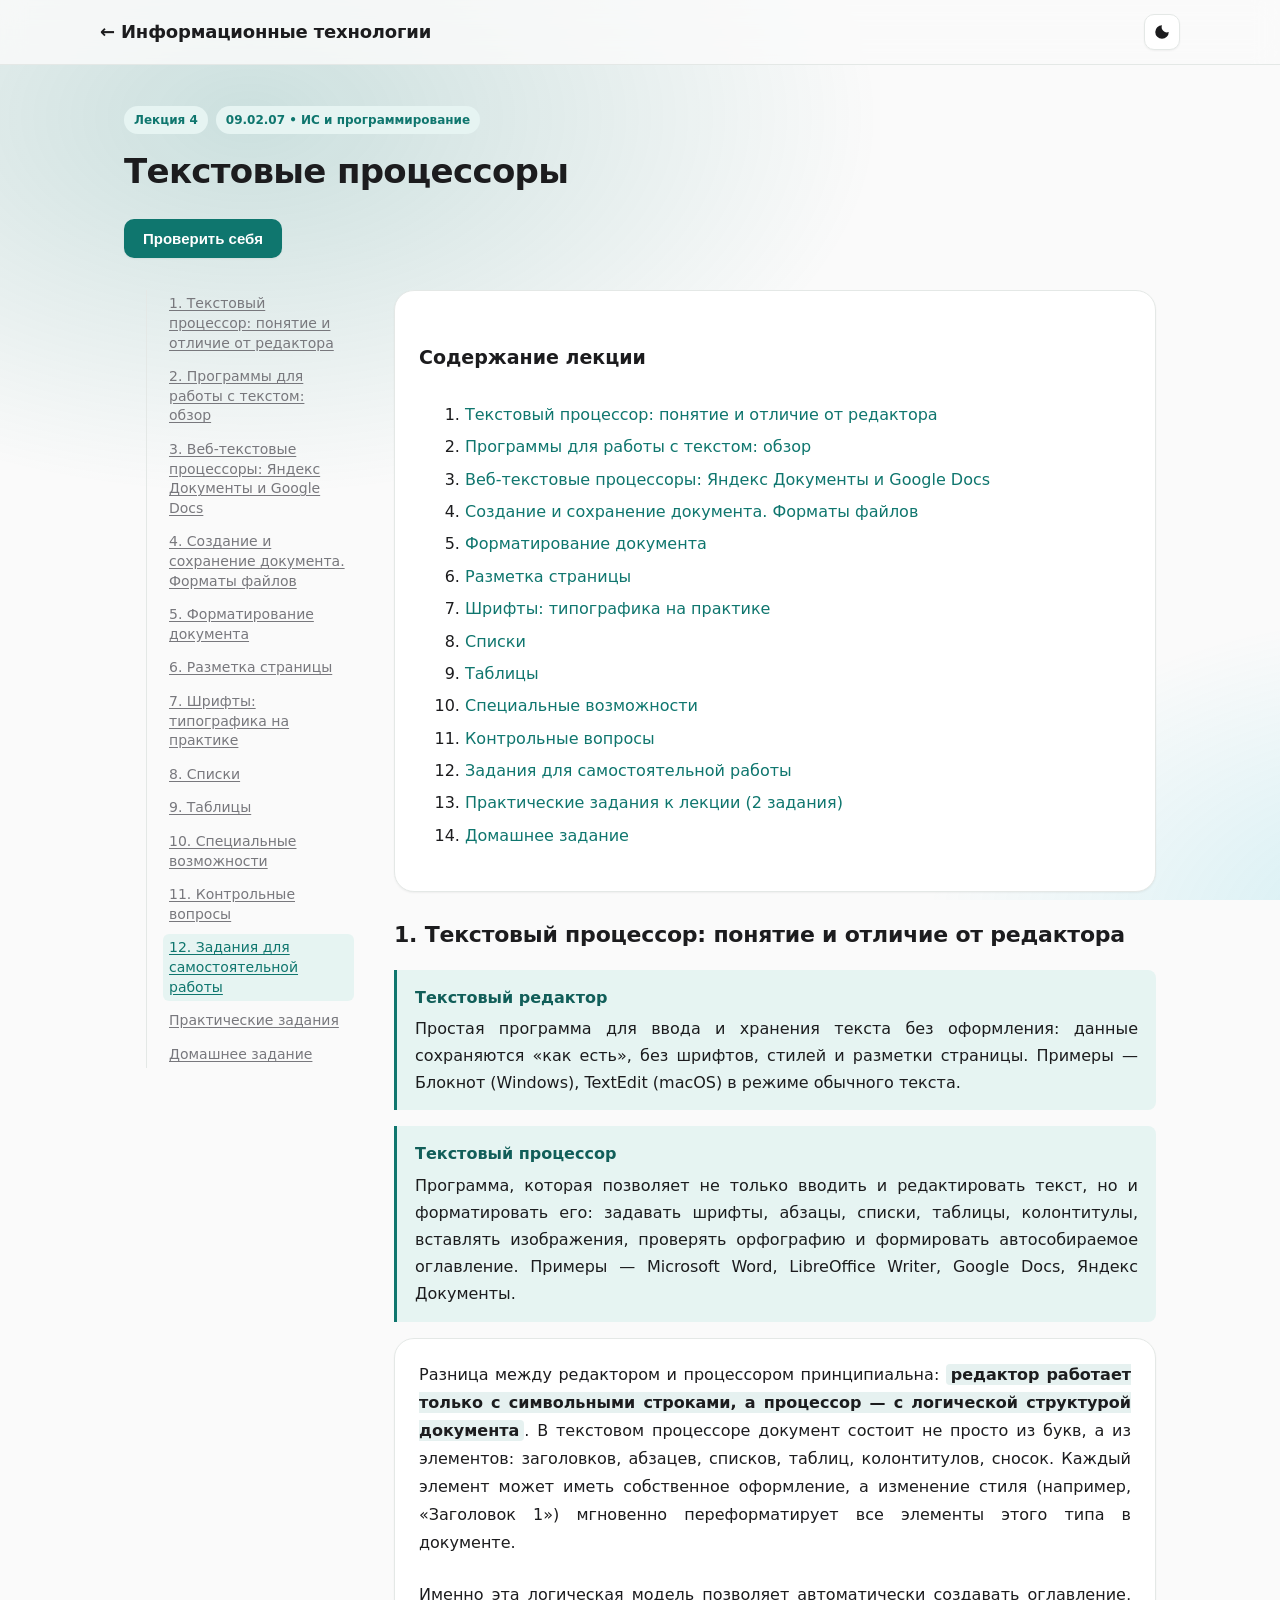
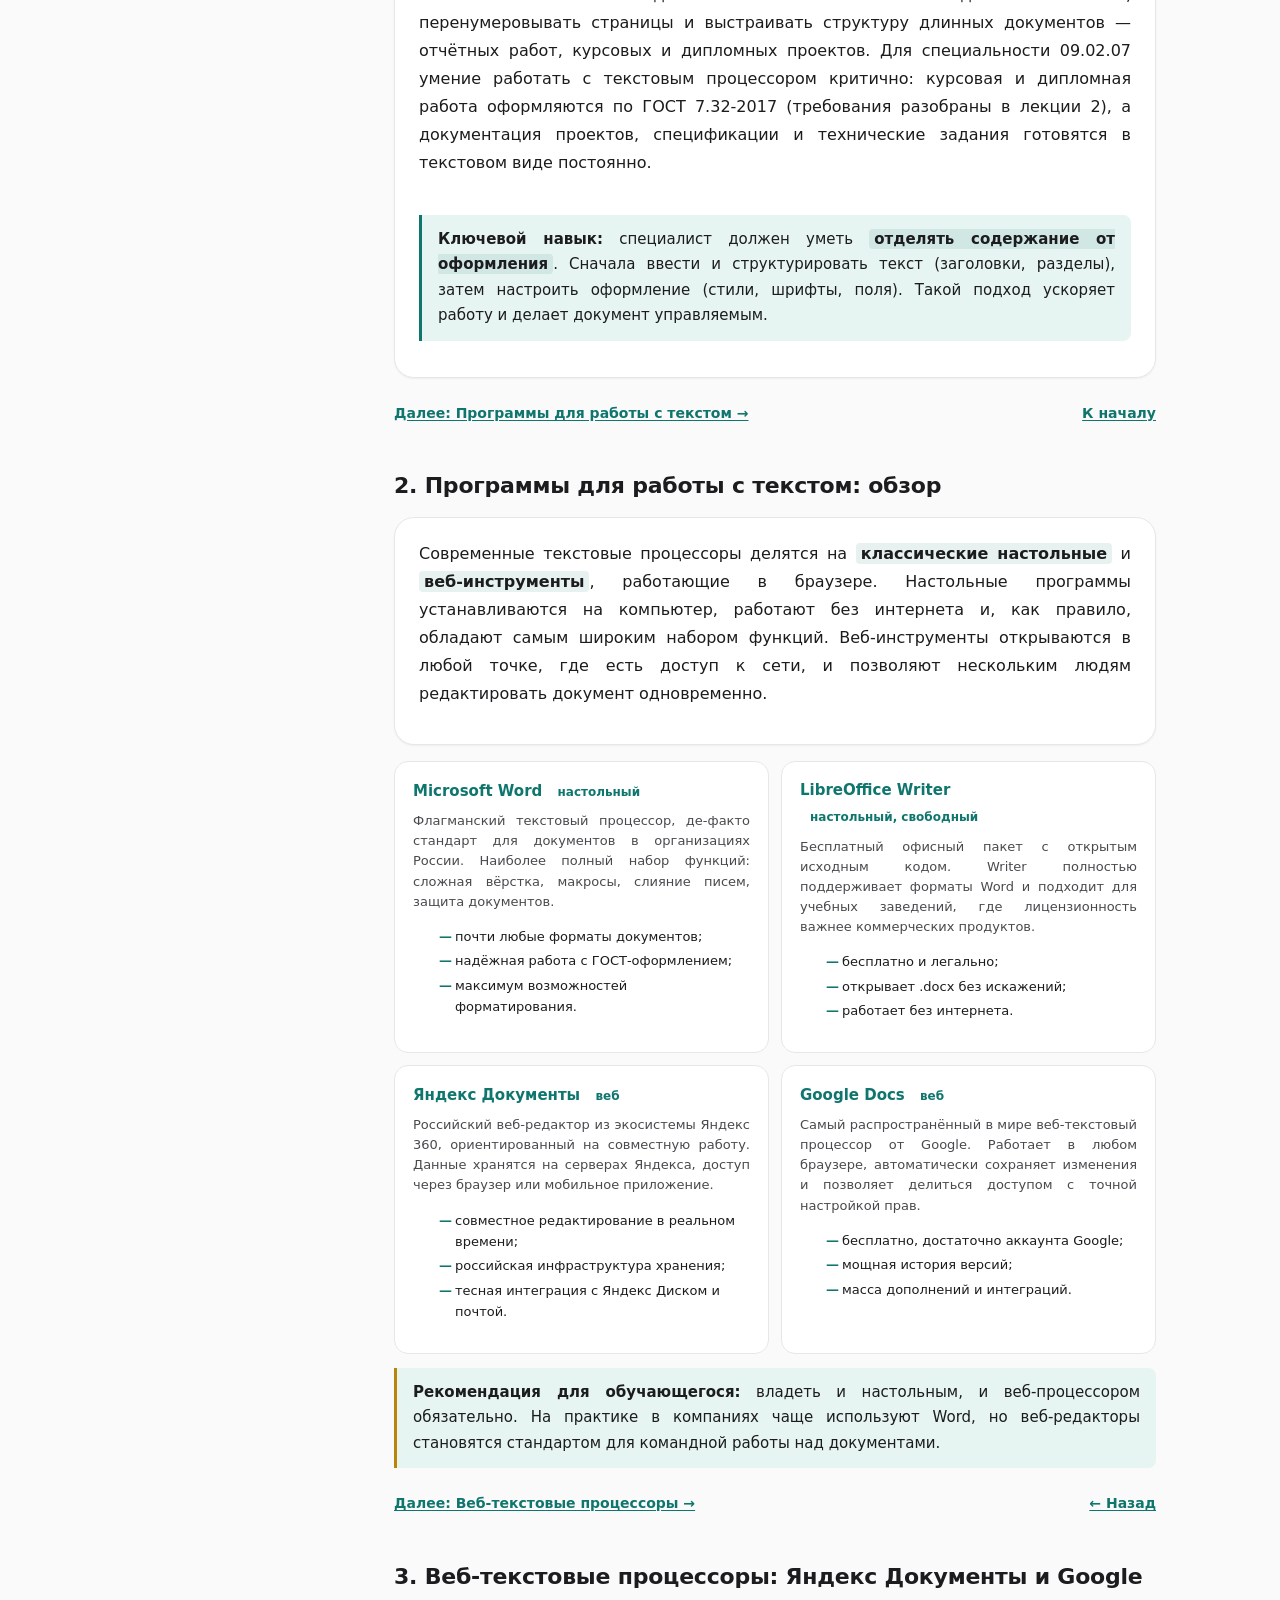
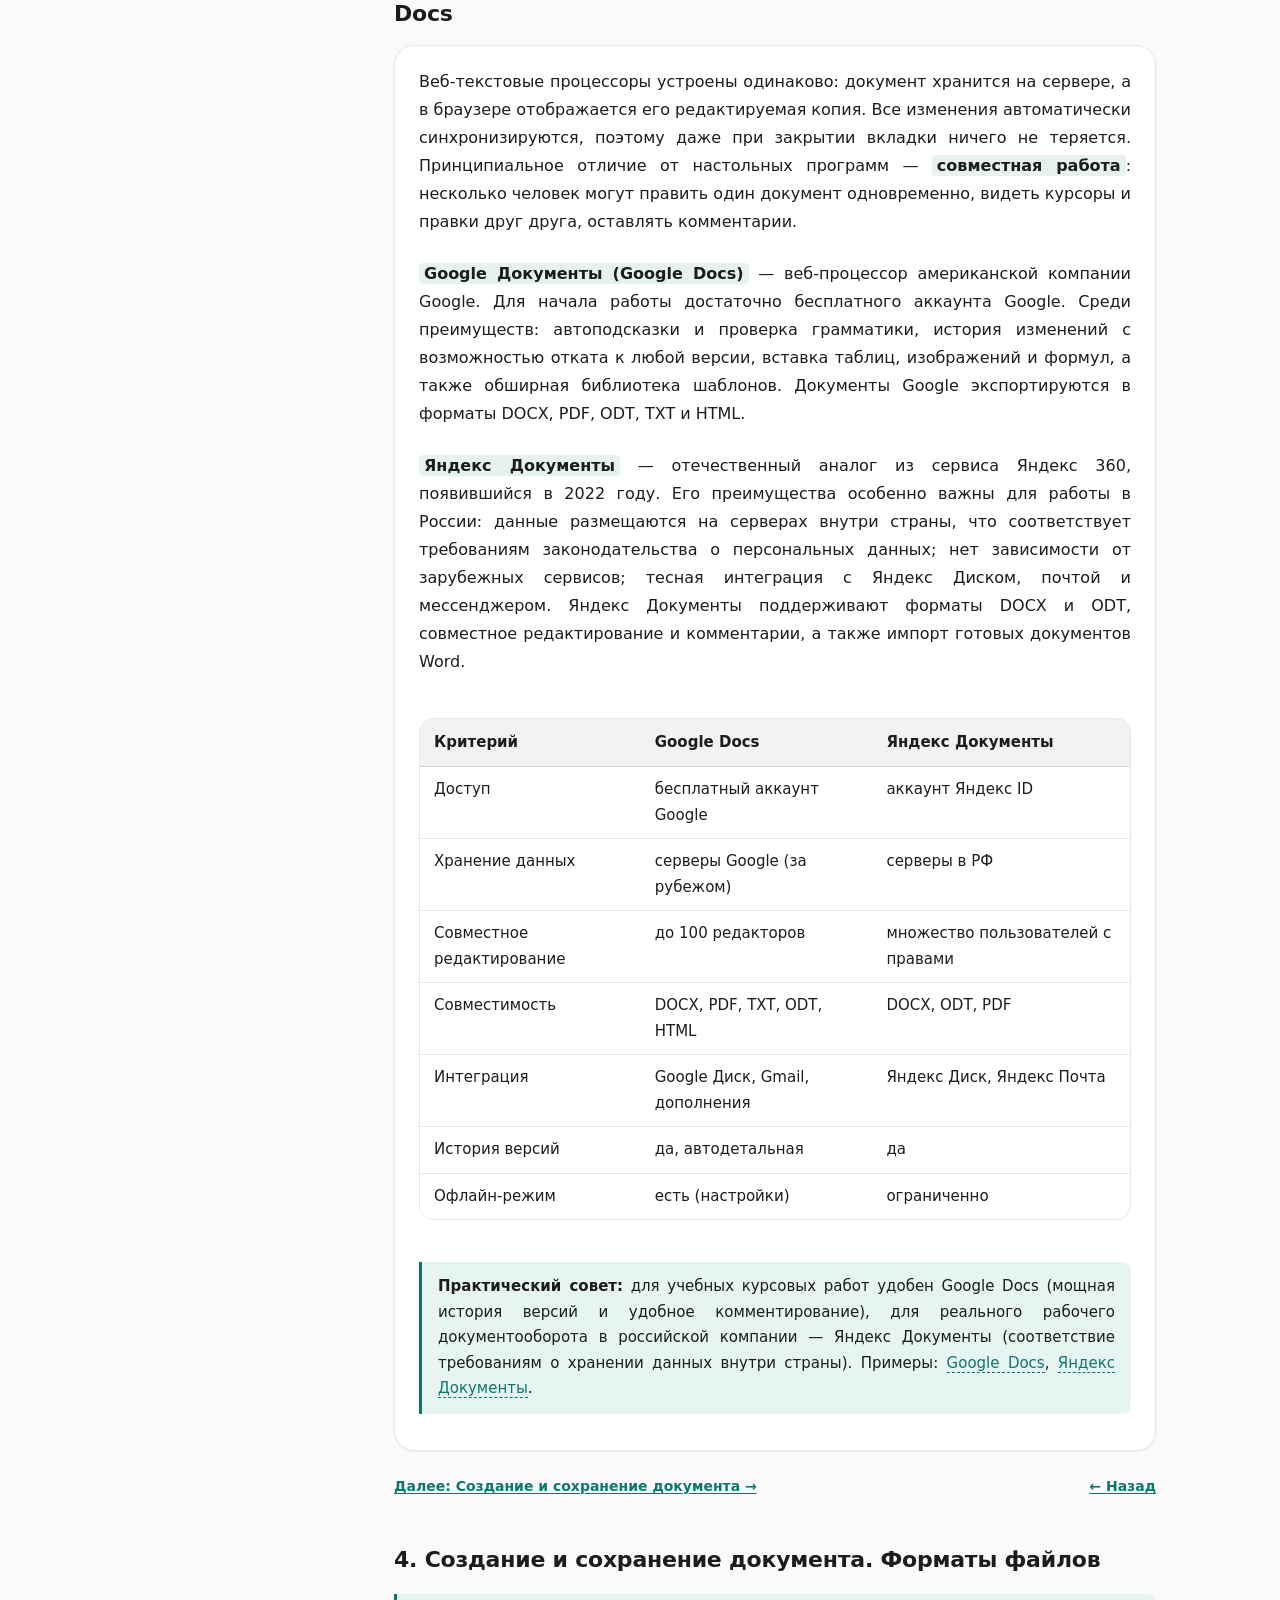
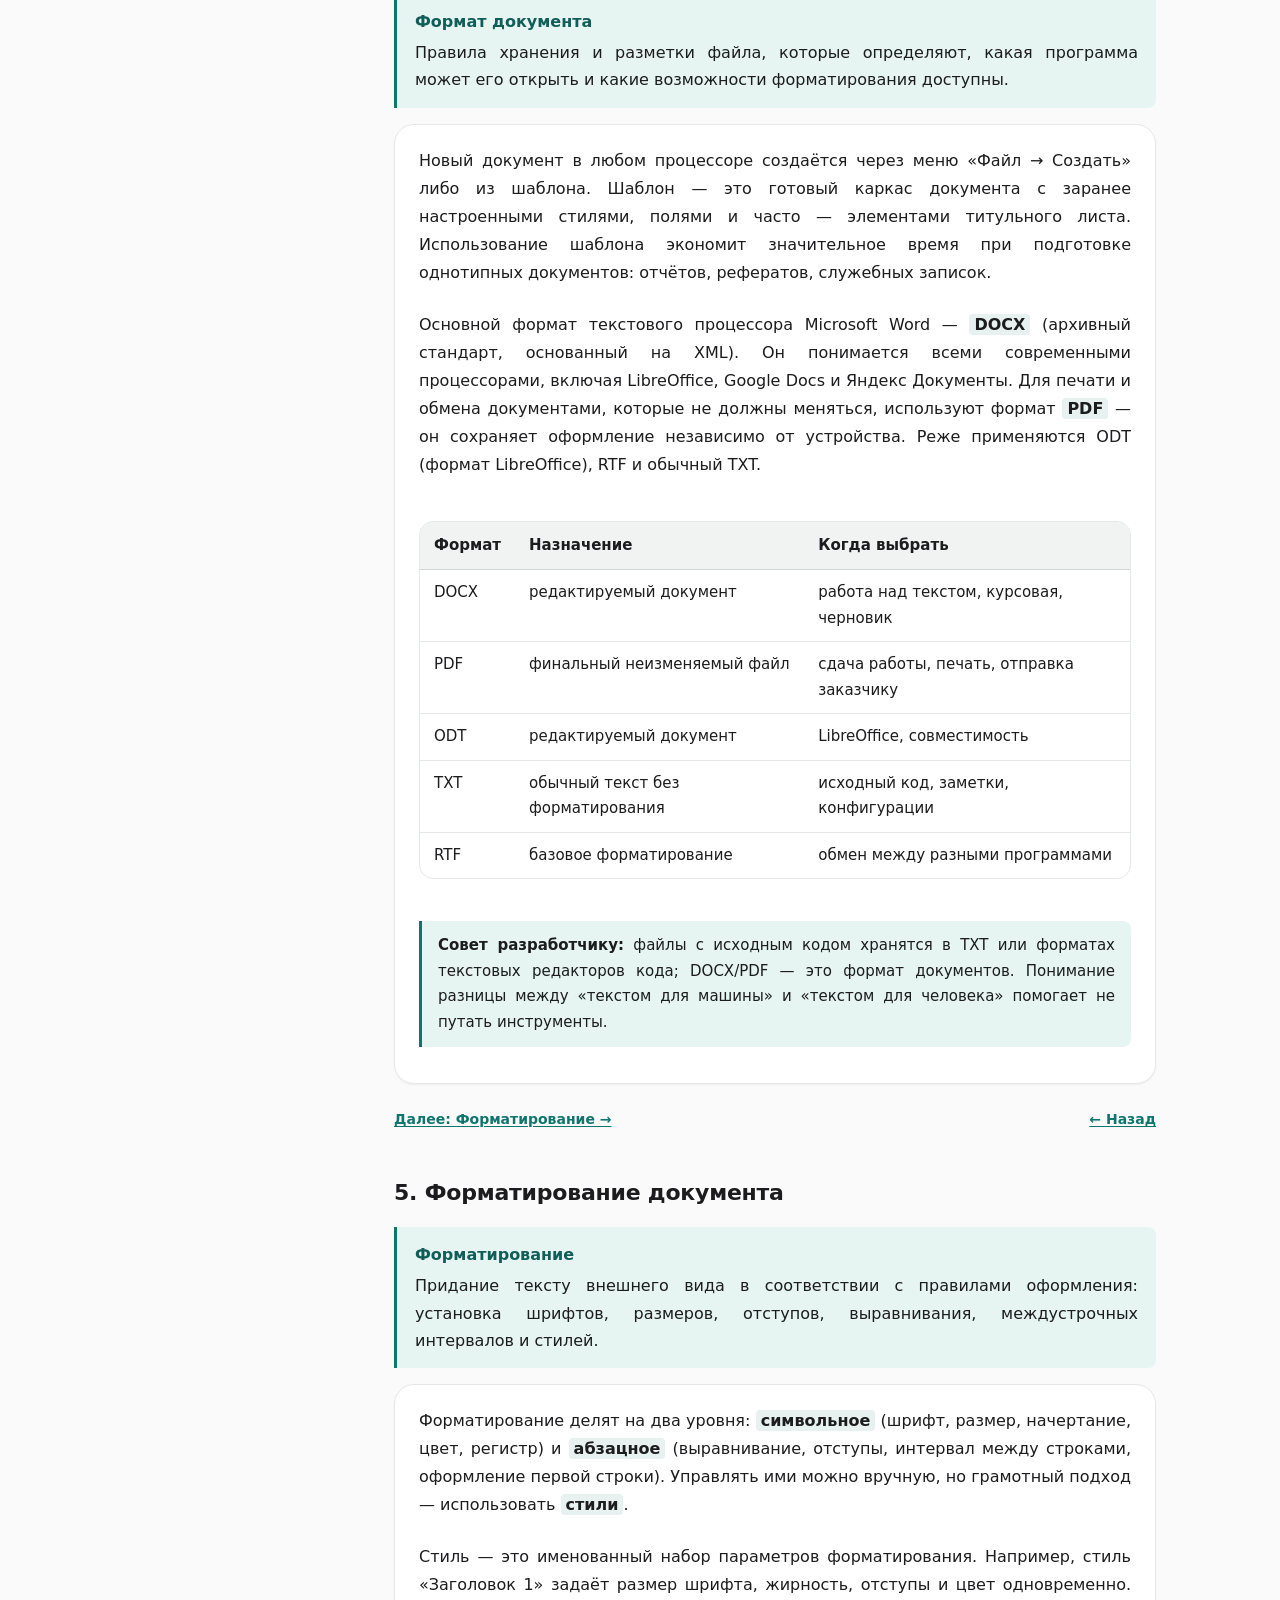
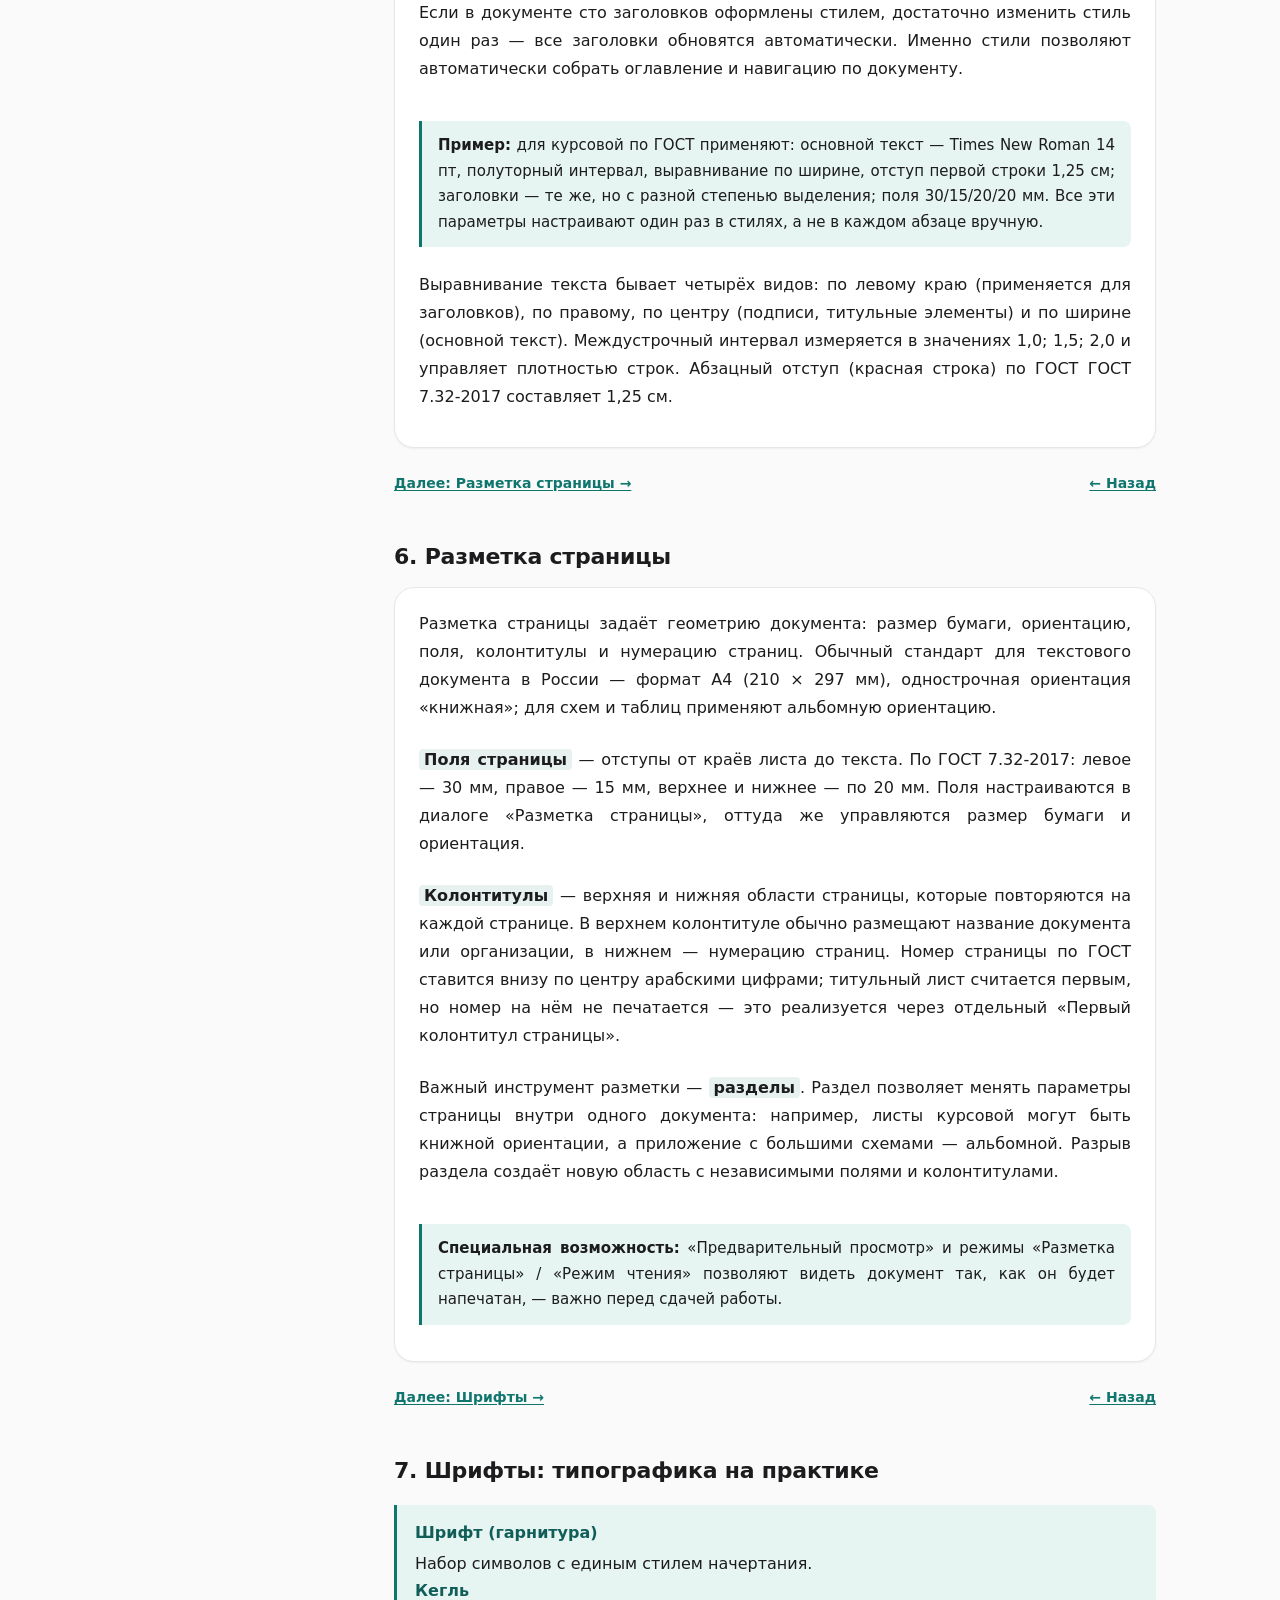
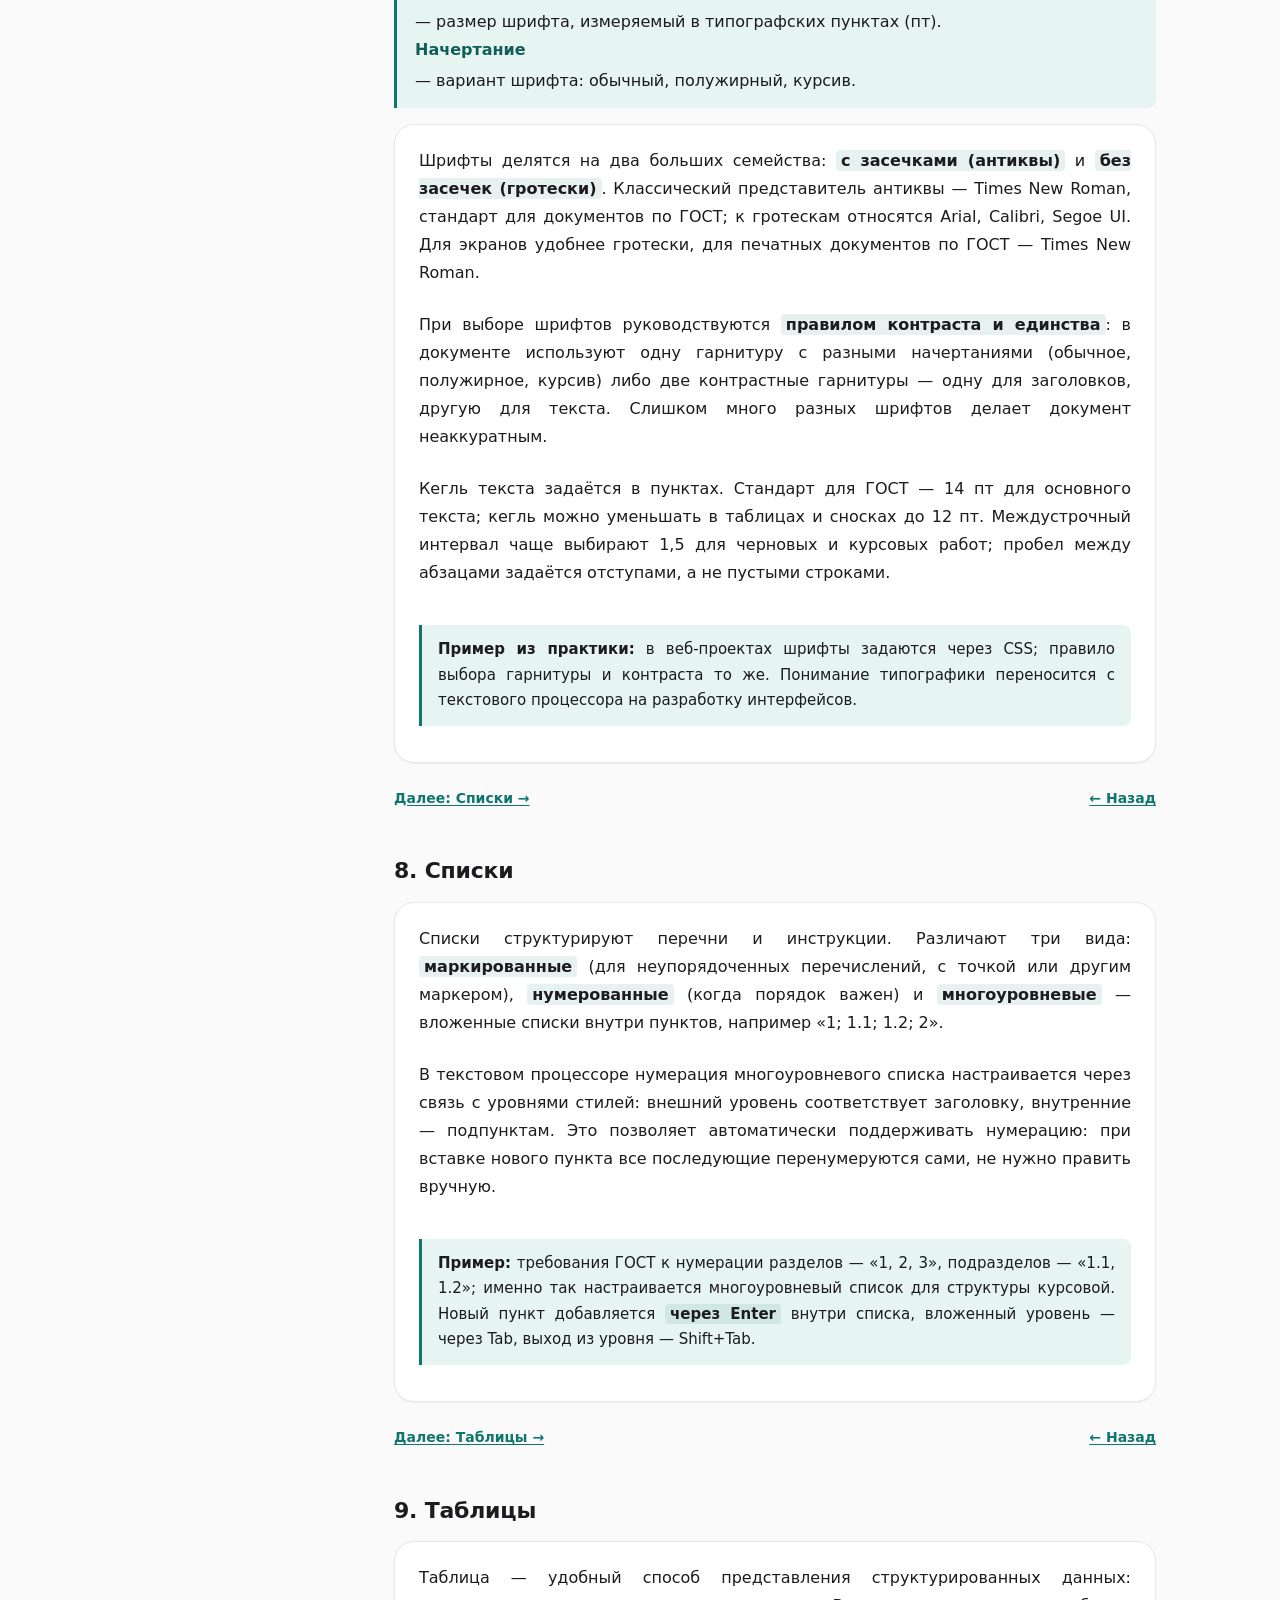
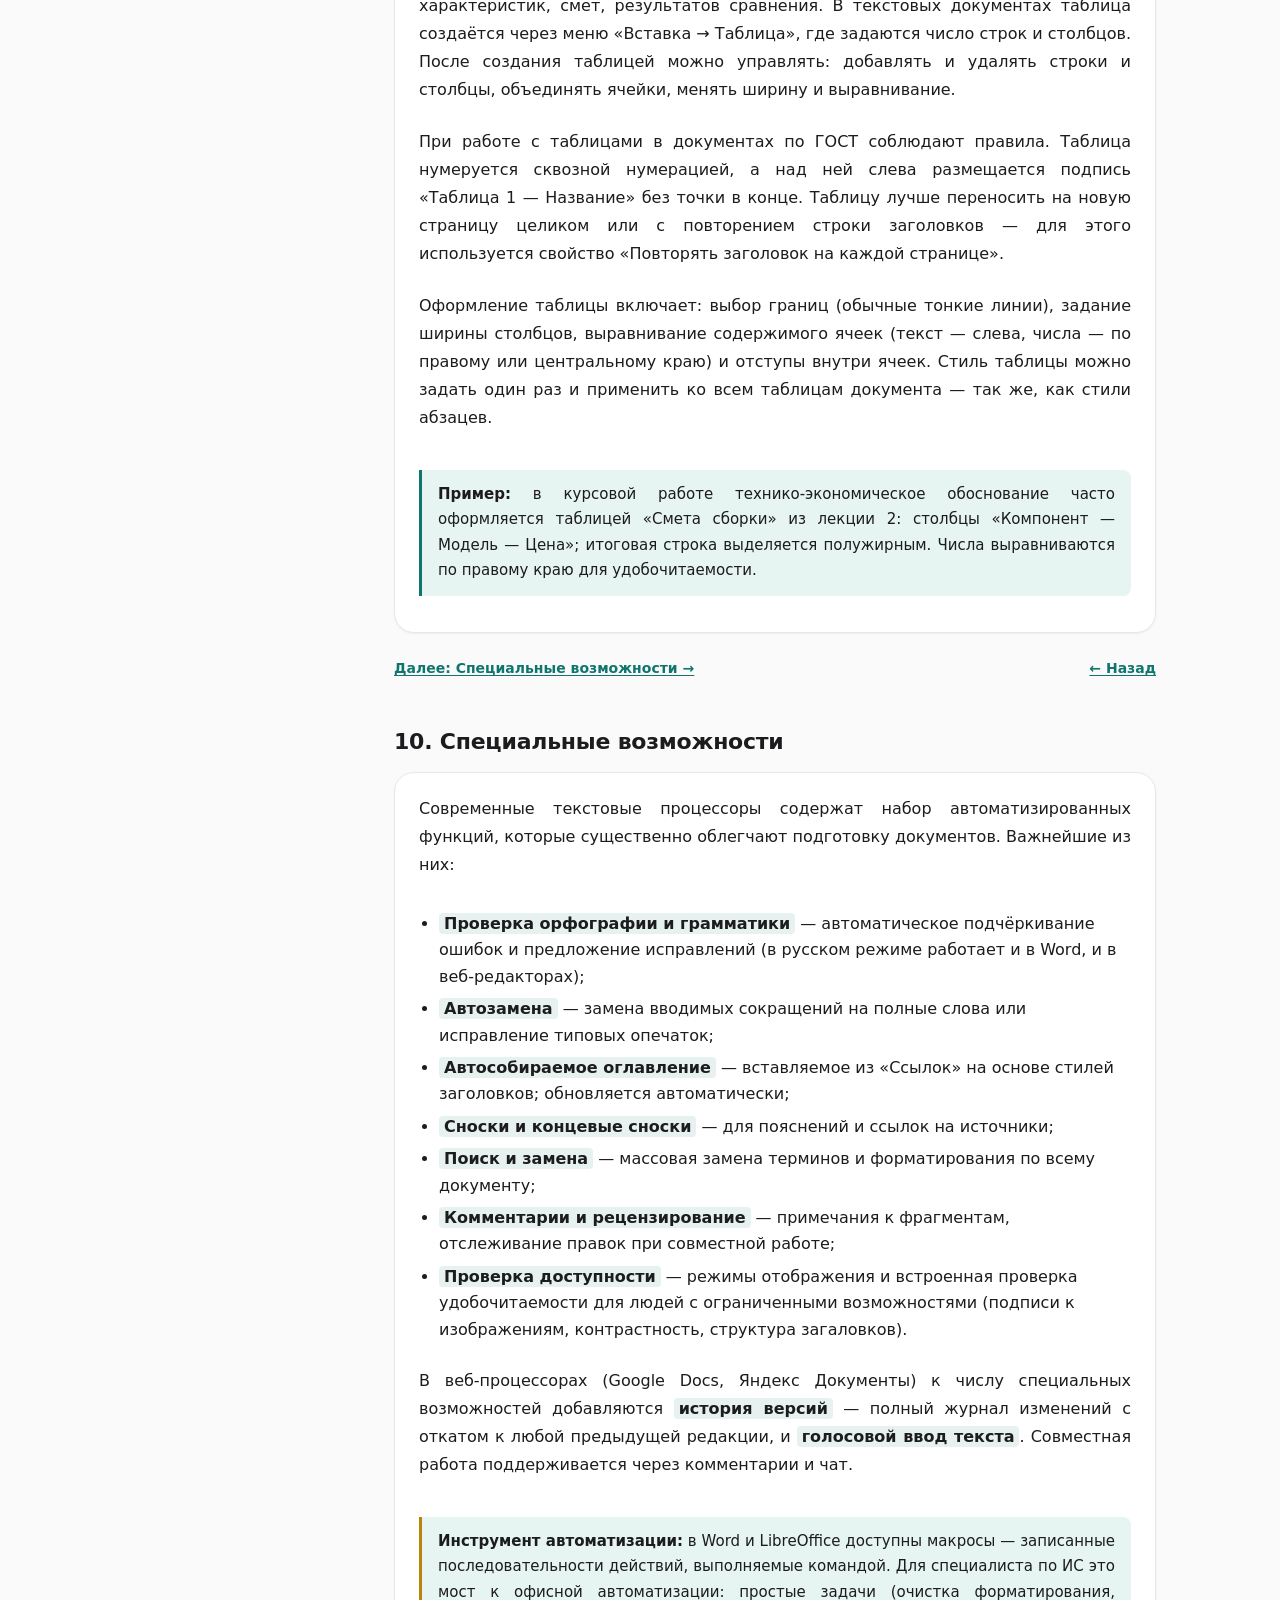
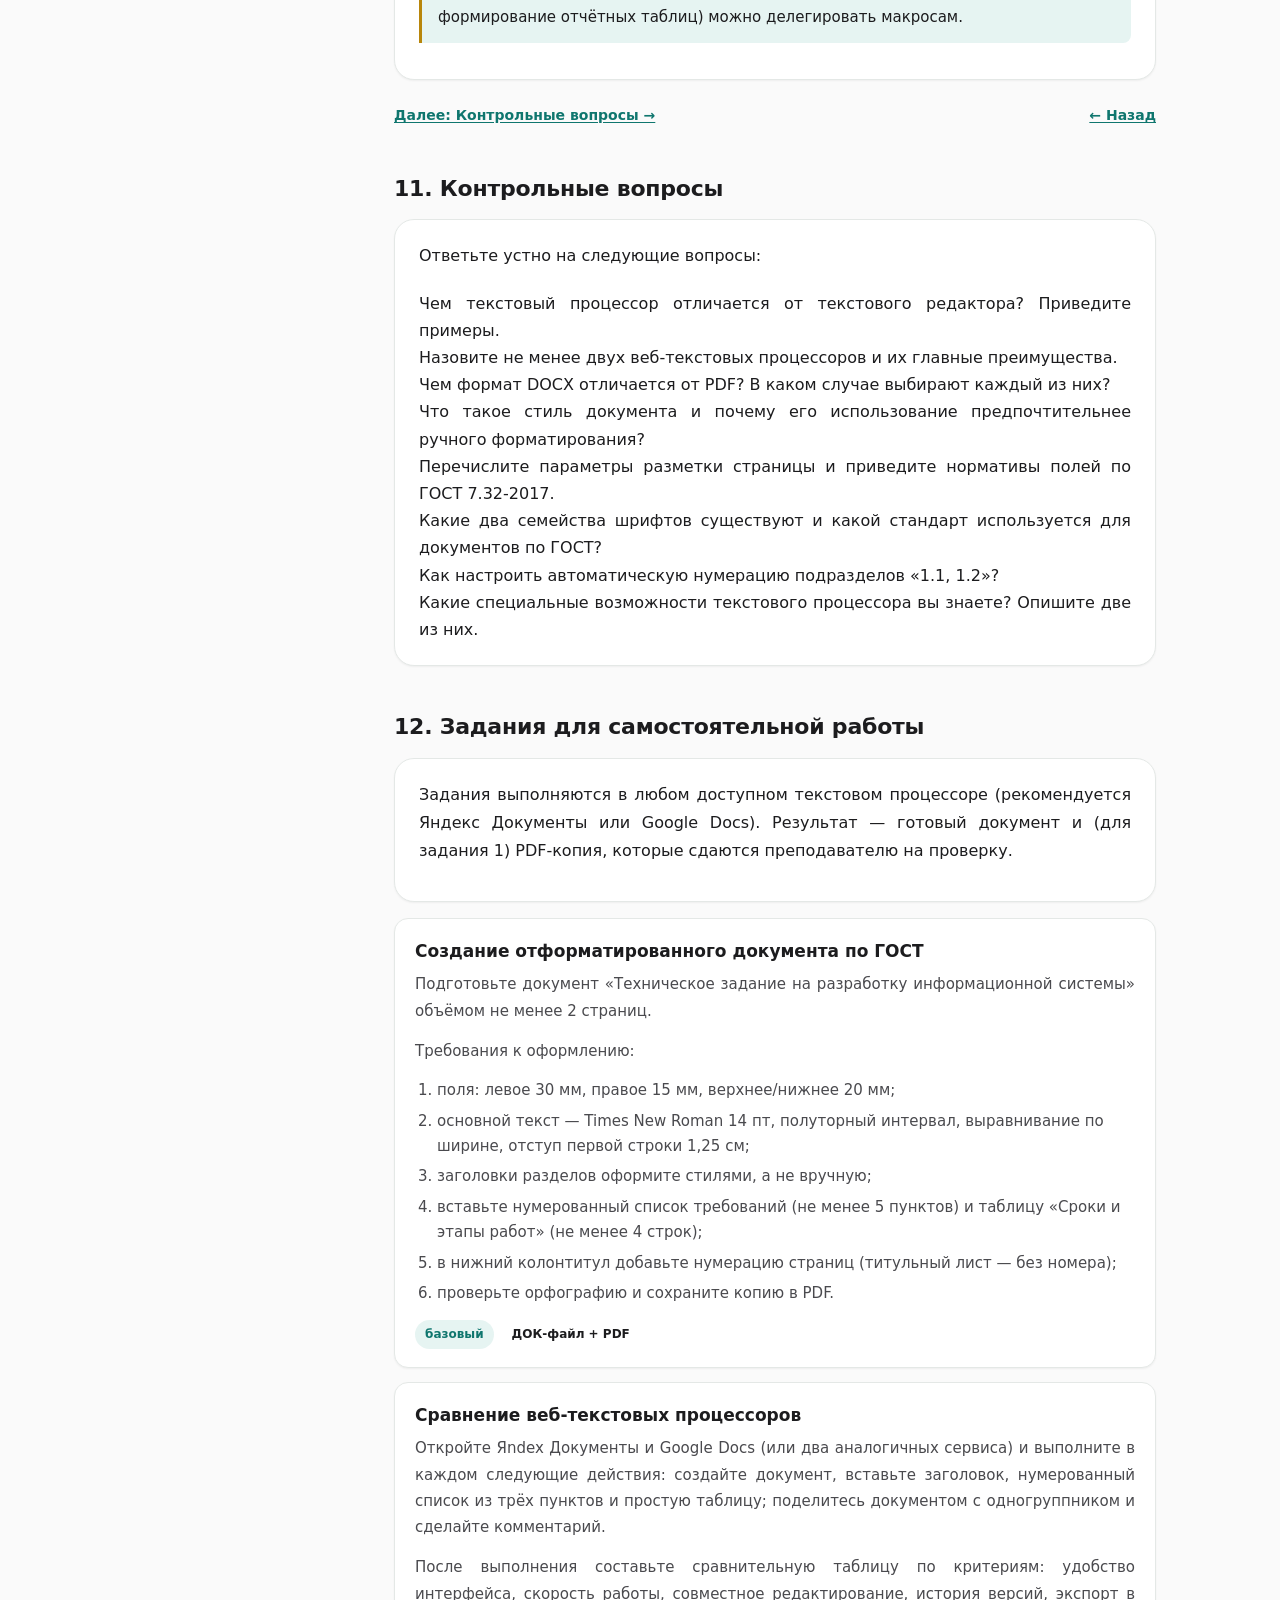
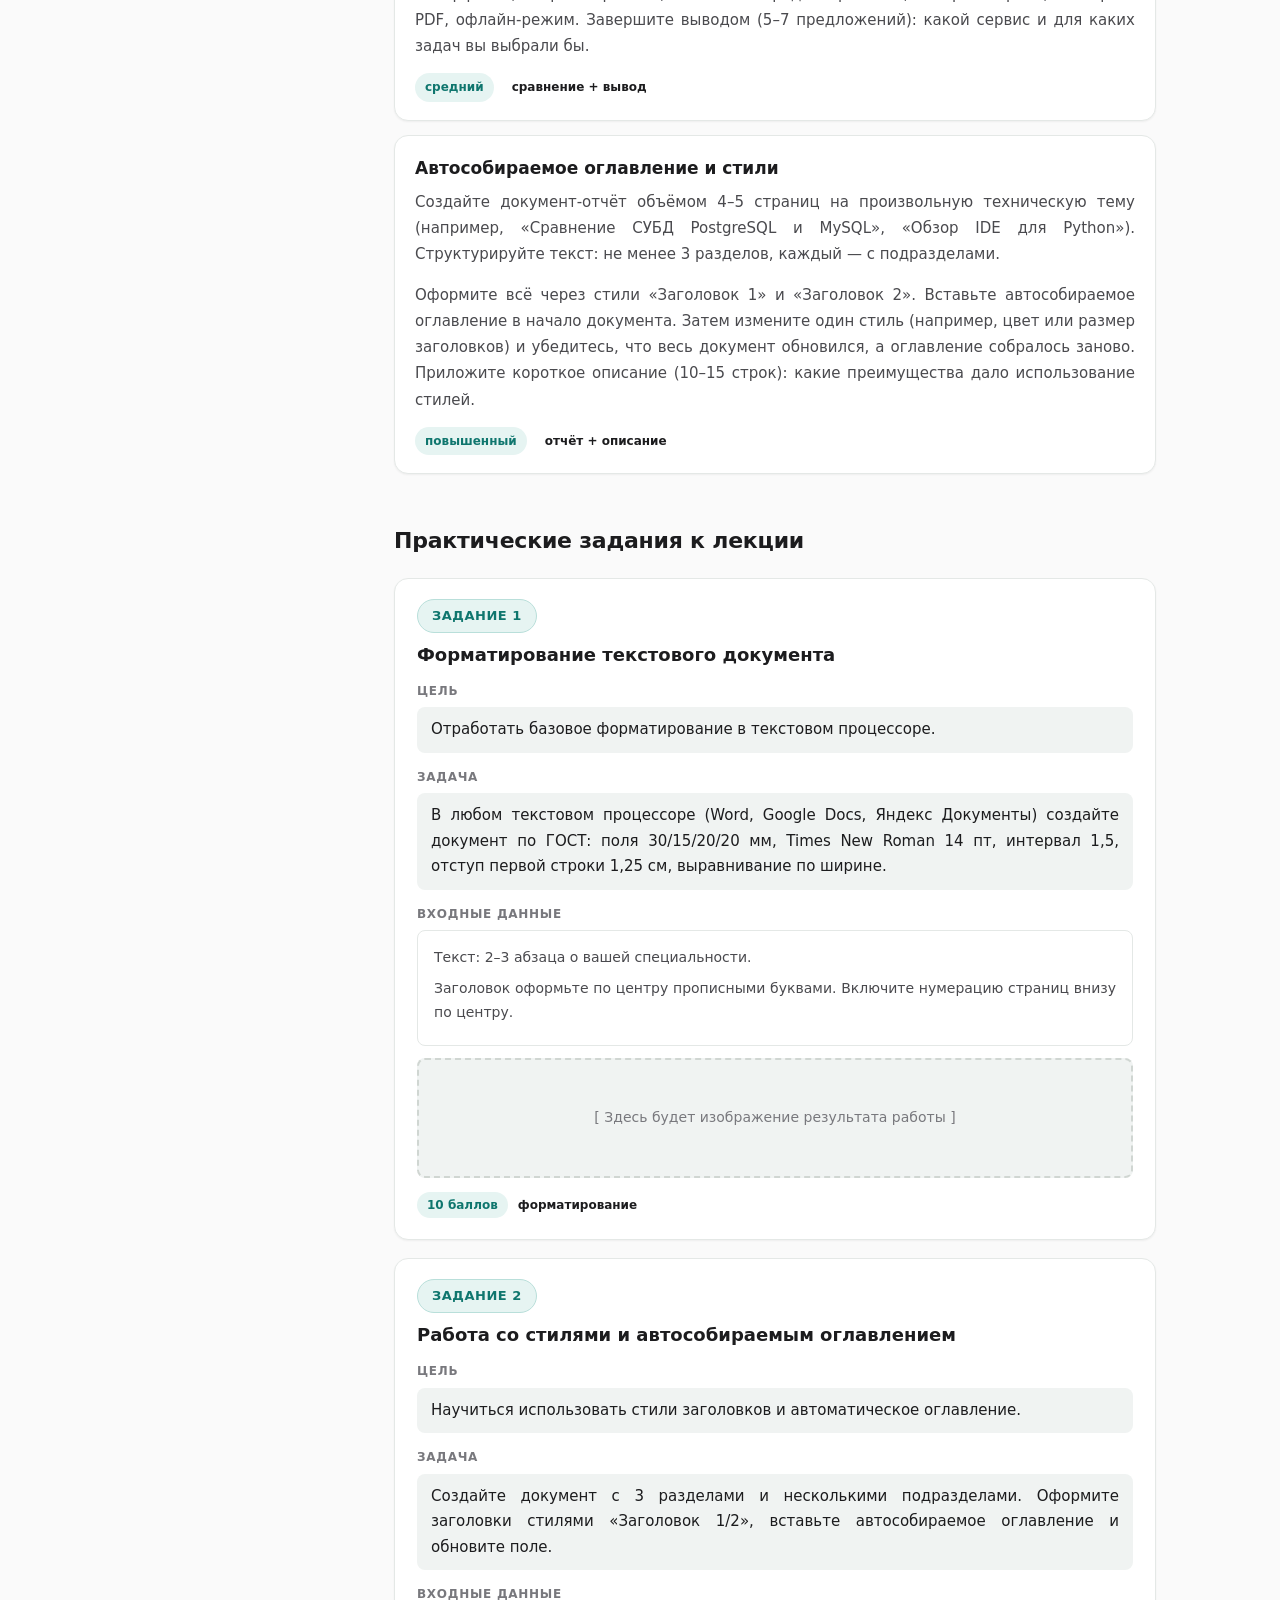
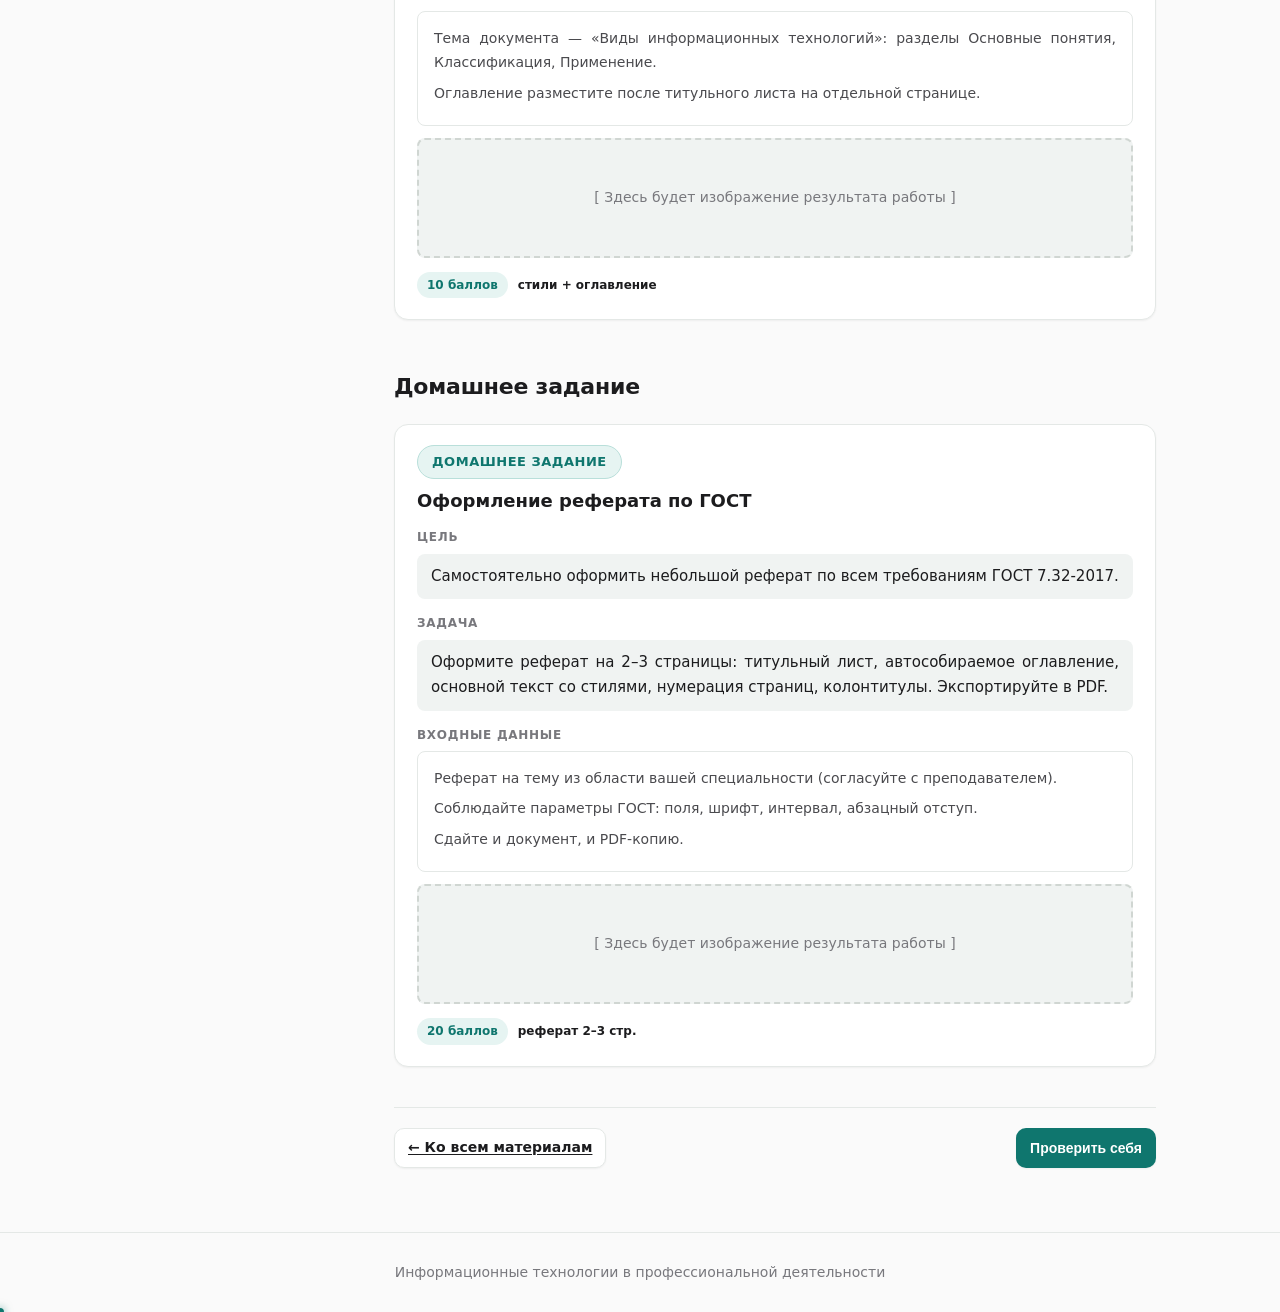
<file: isp/lekciya4.html>
<!DOCTYPE html>
<html lang="ru">
<head>
<meta charset="utf-8">
<meta name="viewport" content="width=device-width, initial-scale=1">
<title>Текстовые процессоры</title>
<link rel="stylesheet" href="../css/theme.css">
<link rel="stylesheet" href="../css/styles.css">
<link rel="stylesheet" href="../css/magic.css">
</head>
<body>
<header class="header">
  <div class="container header__inner">
    <a class="header__logo" href="../index.html">← Информационные технологии</a>
    <div class="header__right">
      <button class="theme-toggle" data-theme-toggle aria-label="Переключить тему">
        <svg data-icon="dark" viewBox="0 0 24 24" width="18" height="18" fill="currentColor"><path d="M12 3a9 9 0 1 0 9 9 7 7 0 0 1-9-9z"/></svg>
        <svg data-icon="light" viewBox="0 0 24 24" width="18" height="18" fill="currentColor" style="display:none"><path d="M12 7a5 5 0 1 0 0 10 5 5 0 0 0 0-10zm0-4v2m0 14v2m8-9h2M2 12h2m13-7l1.5-1.5M5.5 18.5L7 17m12 1l-1.5-1.5M5.5 5.5L7 7"/></svg>
      </button>
    </div>
  </div>
</header>
<main>
<div class="container">
  <article class="lesson">
    <header class="lesson__header">
      <div class="badge-row">
        <span class="badge badge--mark">Лекция 4</span>
        <span class="badge badge--mark">09.02.07 • ИС и программирование</span>
      </div>
      <h1 class="lesson__title">Текстовые процессоры</h1>
      <button class="btn btn--quiz" data-quiz-id="isp-4" style="margin-top:18px">Проверить себя</button>
    </header>
    <div class="lesson__layout">
      <nav class="lesson__toc"><div class="prose"><ul class="toc"><li><a class="toc-link" href="#s1">1. Текстовый процессор: понятие и отличие от редактора</a></li><li><a class="toc-link" href="#s2">2. Программы для работы с текстом: обзор</a></li><li><a class="toc-link" href="#s3">3. Веб-текстовые процессоры: Яндекс Документы и Google Docs</a></li><li><a class="toc-link" href="#s4">4. Создание и сохранение документа. Форматы файлов</a></li><li><a class="toc-link" href="#s5">5. Форматирование документа</a></li><li><a class="toc-link" href="#s6">6. Разметка страницы</a></li><li><a class="toc-link" href="#s7">7. Шрифты: типографика на практике</a></li><li><a class="toc-link" href="#s8">8. Списки</a></li><li><a class="toc-link" href="#s9">9. Таблицы</a></li><li><a class="toc-link" href="#s10">10. Специальные возможности</a></li><li><a class="toc-link" href="#s11">11. Контрольные вопросы</a></li><li><a class="toc-link" href="#s12">12. Задания для самостоятельной работы</a></li><li><a class="toc-link" href="#tasks">Практические задания</a></li><li><a class="toc-link" href="#hw">Домашнее задание</a></li></ul></div></nav>
      <div class="prose">
        <nav class="card">
          <h3>Содержание лекции</h3>
          <ol style="padding-left:1.5rem;margin-top:.5rem">
            <li><a href="#s1" style="color:var(--accent);text-decoration:none">Текстовый процессор: понятие и отличие от редактора</a></li>
            <li><a href="#s2" style="color:var(--accent);text-decoration:none">Программы для работы с текстом: обзор</a></li>
            <li><a href="#s3" style="color:var(--accent);text-decoration:none">Веб-текстовые процессоры: Яндекс Документы и Google Docs</a></li>
            <li><a href="#s4" style="color:var(--accent);text-decoration:none">Создание и сохранение документа. Форматы файлов</a></li>
            <li><a href="#s5" style="color:var(--accent);text-decoration:none">Форматирование документа</a></li>
            <li><a href="#s6" style="color:var(--accent);text-decoration:none">Разметка страницы</a></li>
            <li><a href="#s7" style="color:var(--accent);text-decoration:none">Шрифты: типографика на практике</a></li>
            <li><a href="#s8" style="color:var(--accent);text-decoration:none">Списки</a></li>
            <li><a href="#s9" style="color:var(--accent);text-decoration:none">Таблицы</a></li>
            <li><a href="#s10" style="color:var(--accent);text-decoration:none">Специальные возможности</a></li>
            <li><a href="#s11" style="color:var(--accent);text-decoration:none">Контрольные вопросы</a></li>
            <li><a href="#s12" style="color:var(--accent);text-decoration:none">Задания для самостоятельной работы</a></li>
          <li><a href="#tasks" style="color:var(--accent);text-decoration:none">Практические задания к лекции (2 задания)</a></li>
            <li><a href="#hw" style="color:var(--accent);text-decoration:none">Домашнее задание</a></li></ol>
        </nav>
        <!-- s1 -->
        <h2 class="section-title first" id="s1">1. Текстовый процессор: понятие и отличие от редактора</h2>
        <div class="def-block"><span class="term">Текстовый редактор</span> Простая программа для ввода и хранения текста без оформления: данные сохраняются «как есть», без шрифтов, стилей и разметки страницы. Примеры — Блокнот (Windows), TextEdit (macOS) в режиме обычного текста.</div>
        <div class="def-block cyan"><span class="term">Текстовый процессор</span> Программа, которая позволяет не только вводить и редактировать текст, но и форматировать его: задавать шрифты, абзацы, списки, таблицы, колонтитулы, вставлять изображения, проверять орфографию и формировать автособираемое оглавление. Примеры — Microsoft Word, LibreOffice Writer, Google Docs, Яндекс Документы.</div>
        <div class="card">
          <p>Разница между редактором и процессором принципиальна: <span class="key">редактор работает только с символьными строками, а процессор — с логической структурой документа</span>. В текстовом процессоре документ состоит не просто из букв, а из элементов: заголовков, абзацев, списков, таблиц, колонтитулов, сносок. Каждый элемент может иметь собственное оформление, а изменение стиля (например, «Заголовок 1») мгновенно переформатирует все элементы этого типа в документе.</p>
          <p>Именно эта логическая модель позволяет автоматически создавать оглавление, перенумеровывать страницы и выстраивать структуру длинных документов — отчётных работ, курсовых и дипломных проектов. Для специальности 09.02.07 умение работать с текстовым процессором критично: курсовая и дипломная работа оформляются по ГОСТ 7.32-2017 (требования разобраны в лекции 2), а документация проектов, спецификации и технические задания готовятся в текстовом виде постоянно.</p>
          <div class="info-box"><strong>Ключевой навык:</strong> специалист должен уметь <span class="key">отделять содержание от оформления</span>. Сначала ввести и структурировать текст (заголовки, разделы), затем настроить оформление (стили, шрифты, поля). Такой подход ускоряет работу и делает документ управляемым.</div>
        </div>
        <div class="section-nav"><a href="#s2">Далее: Программы для работы с текстом &rarr;</a><a href="#">К началу</a></div>
        <!-- s2 -->
        <h2 class="section-title" id="s2">2. Программы для работы с текстом: обзор</h2>
        <div class="card">
          <p>Современные текстовые процессоры делятся на <span class="key">классические настольные</span> и <span class="key">веб-инструменты</span>, работающие в браузере. Настольные программы устанавливаются на компьютер, работают без интернета и, как правило, обладают самым широким набором функций. Веб-инструменты открываются в любой точке, где есть доступ к сети, и позволяют нескольким людям редактировать документ одновременно.</p>
        </div>
        <div class="tool-grid">
          <div class="tool-card">
            <div class="t-name">Microsoft Word <span class="badge">настольный</span></div>
            <p>Флагманский текстовый процессор, де-факто стандарт для документов в организациях России. Наиболее полный набор функций: сложная вёрстка, макросы, слияние писем, защита документов.</p>
            <ul class="pros"><li>почти любые форматы документов;</li><li>надёжная работа с ГОСТ-оформлением;</li><li>максимум возможностей форматирования.</li></ul>
          </div>
          <div class="tool-card">
            <div class="t-name">LibreOffice Writer <span class="badge">настольный, свободный</span></div>
            <p>Бесплатный офисный пакет с открытым исходным кодом. Writer полностью поддерживает форматы Word и подходит для учебных заведений, где лицензионность важнее коммерческих продуктов.</p>
            <ul class="pros"><li>бесплатно и легально;</li><li>открывает .docx без искажений;</li><li>работает без интернета.</li></ul>
          </div>
          <div class="tool-card">
            <div class="t-name">Яндекс Документы <span class="badge">веб</span></div>
            <p>Российский веб-редактор из экосистемы Яндекс 360, ориентированный на совместную работу. Данные хранятся на серверах Яндекса, доступ через браузер или мобильное приложение.</p>
            <ul class="pros"><li>совместное редактирование в реальном времени;</li><li>российская инфраструктура хранения;</li><li>тесная интеграция с Яндекс Диском и почтой.</li></ul>
          </div>
          <div class="tool-card">
            <div class="t-name">Google Docs <span class="badge">веб</span></div>
            <p>Самый распространённый в мире веб-текстовый процессор от Google. Работает в любом браузере, автоматически сохраняет изменения и позволяет делиться доступом с точной настройкой прав.</p>
            <ul class="pros"><li>бесплатно, достаточно аккаунта Google;</li><li>мощная история версий;</li><li>масса дополнений и интеграций.</li></ul>
          </div>
        </div>
        <div class="info-box purple"><strong>Рекомендация для обучающегося:</strong> владеть и настольным, и веб-процессором обязательно. На практике в компаниях чаще используют Word, но веб-редакторы становятся стандартом для командной работы над документами.</div>
        <div class="section-nav"><a href="#s3">Далее: Веб-текстовые процессоры &rarr;</a><a href="#s1">&larr; Назад</a></div>
        <!-- s3 -->
        <h2 class="section-title" id="s3">3. Веб-текстовые процессоры: Яндекс Документы и Google Docs</h2>
        <div class="card">
          <p>Веб-текстовые процессоры устроены одинаково: документ хранится на сервере, а в браузере отображается его редактируемая копия. Все изменения автоматически синхронизируются, поэтому даже при закрытии вкладки ничего не теряется. Принципиальное отличие от настольных программ — <span class="key">совместная работа</span>: несколько человек могут править один документ одновременно, видеть курсоры и правки друг друга, оставлять комментарии.</p>
          <p><span class="key">Google Документы (Google Docs)</span> — веб-процессор американской компании Google. Для начала работы достаточно бесплатного аккаунта Google. Среди преимуществ: автоподсказки и проверка грамматики, история изменений с возможностью отката к любой версии, вставка таблиц, изображений и формул, а также обширная библиотека шаблонов. Документы Google экспортируются в форматы DOCX, PDF, ODT, TXT и HTML.</p>
          <p><span class="key">Яндекс Документы</span> — отечественный аналог из сервиса Яндекс 360, появившийся в 2022 году. Его преимущества особенно важны для работы в России: данные размещаются на серверах внутри страны, что соответствует требованиям законодательства о персональных данных; нет зависимости от зарубежных сервисов; тесная интеграция с Яндекс Диском, почтой и мессенджером. Яндекс Документы поддерживают форматы DOCX и ODT, совместное редактирование и комментарии, а также импорт готовых документов Word.</p>
          <div class="table-wrap"><table>
            <thead><tr><th>Критерий</th><th>Google Docs</th><th>Яндекс Документы</th></tr></thead>
            <tbody>
              <tr><td>Доступ</td><td>бесплатный аккаунт Google</td><td>аккаунт Яндекс ID</td></tr>
              <tr><td>Хранение данных</td><td>серверы Google (за рубежом)</td><td>серверы в РФ</td></tr>
              <tr><td>Совместное редактирование</td><td>до 100 редакторов</td><td>множество пользователей с правами</td></tr>
              <tr><td>Совместимость</td><td>DOCX, PDF, TXT, ODT, HTML</td><td>DOCX, ODT, PDF</td></tr>
              <tr><td>Интеграция</td><td>Google Диск, Gmail, дополнения</td><td>Яндекс Диск, Яндекс Почта</td></tr>
              <tr><td>История версий</td><td>да, автодетальная</td><td>да</td></tr>
              <tr><td>Офлайн-режим</td><td>есть (настройки)</td><td>ограниченно</td></tr>
            </tbody>
          </table></div>
          <div class="info-box cyan"><strong>Практический совет:</strong> для учебных курсовых работ удобен Google Docs (мощная история версий и удобное комментирование), для реального рабочего документооборота в российской компании — Яндекс Документы (соответствие требованиям о хранении данных внутри страны). Примеры: <a class="ext" href="https://docs.google.com" target="_blank" rel="noopener">Google Docs</a>, <a class="ext" href="https://360.yandex.ru/docs/" target="_blank" rel="noopener">Яндекс Документы</a>.</div>
        </div>
        <div class="section-nav"><a href="#s4">Далее: Создание и сохранение документа &rarr;</a><a href="#s2">&larr; Назад</a></div>
        <!-- s4 -->
        <h2 class="section-title" id="s4">4. Создание и сохранение документа. Форматы файлов</h2>
        <div class="def-block"><span class="term">Формат документа</span> Правила хранения и разметки файла, которые определяют, какая программа может его открыть и какие возможности форматирования доступны.</div>
        <div class="card">
          <p>Новый документ в любом процессоре создаётся через меню «Файл → Создать» либо из шаблона. Шаблон — это готовый каркас документа с заранее настроенными стилями, полями и часто — элементами титульного листа. Использование шаблона экономит значительное время при подготовке однотипных документов: отчётов, рефератов, служебных записок.</p>
          <p>Основной формат текстового процессора Microsoft Word — <span class="key">DOCX</span> (архивный стандарт, основанный на XML). Он понимается всеми современными процессорами, включая LibreOffice, Google Docs и Яндекс Документы. Для печати и обмена документами, которые не должны меняться, используют формат <span class="key">PDF</span> — он сохраняет оформление независимо от устройства. Реже применяются ODT (формат LibreOffice), RTF и обычный TXT.</p>
          <div class="table-wrap"><table>
            <thead><tr><th>Формат</th><th>Назначение</th><th>Когда выбрать</th></tr></thead>
            <tbody>
              <tr><td>DOCX</td><td>редактируемый документ</td><td>работа над текстом, курсовая, черновик</td></tr>
              <tr><td>PDF</td><td>финальный неизменяемый файл</td><td>сдача работы, печать, отправка заказчику</td></tr>
              <tr><td>ODT</td><td>редактируемый документ</td><td>LibreOffice, совместимость</td></tr>
              <tr><td>TXT</td><td>обычный текст без форматирования</td><td>исходный код, заметки, конфигурации</td></tr>
              <tr><td>RTF</td><td>базовое форматирование</td><td>обмен между разными программами</td></tr>
            </tbody>
          </table></div>
          <div class="info-box"><strong>Совет разработчику:</strong> файлы с исходным кодом хранятся в TXT или форматах текстовых редакторов кода; DOCX/PDF — это формат документов. Понимание разницы между «текстом для машины» и «текстом для человека» помогает не путать инструменты.</div>
        </div>
        <div class="section-nav"><a href="#s5">Далее: Форматирование &rarr;</a><a href="#s3">&larr; Назад</a></div>
        <!-- s5 -->
        <h2 class="section-title" id="s5">5. Форматирование документа</h2>
        <div class="def-block"><span class="term">Форматирование</span> Придание тексту внешнего вида в соответствии с правилами оформления: установка шрифтов, размеров, отступов, выравнивания, междустрочных интервалов и стилей.</div>
        <div class="card">
          <p>Форматирование делят на два уровня: <span class="key">символьное</span> (шрифт, размер, начертание, цвет, регистр) и <span class="key">абзацное</span> (выравнивание, отступы, интервал между строками, оформление первой строки). Управлять ими можно вручную, но грамотный подход — использовать <span class="key">стили</span>.</p>
          <p>Стиль — это именованный набор параметров форматирования. Например, стиль «Заголовок 1» задаёт размер шрифта, жирность, отступы и цвет одновременно. Если в документе сто заголовков оформлены стилем, достаточно изменить стиль один раз — все заголовки обновятся автоматически. Именно стили позволяют автоматически собрать оглавление и навигацию по документу.</p>
          <div class="info-box cyan"><strong>Пример:</strong> для курсовой по ГОСТ применяют: основной текст — Times New Roman 14 пт, полуторный интервал, выравнивание по ширине, отступ первой строки 1,25 см; заголовки — те же, но с разной степенью выделения; поля 30/15/20/20 мм. Все эти параметры настраивают один раз в стилях, а не в каждом абзаце вручную.</div>
          <p>Выравнивание текста бывает четырёх видов: по левому краю (применяется для заголовков), по правому, по центру (подписи, титульные элементы) и по ширине (основной текст). Междустрочный интервал измеряется в значениях 1,0; 1,5; 2,0 и управляет плотностью строк. Абзацный отступ (красная строка) по ГОСТ ГОСТ 7.32-2017 составляет 1,25 см.</p>
        </div>
        <div class="section-nav"><a href="#s6">Далее: Разметка страницы &rarr;</a><a href="#s4">&larr; Назад</a></div>
        <!-- s6 -->
        <h2 class="section-title" id="s6">6. Разметка страницы</h2>
        <div class="card">
          <p>Разметка страницы задаёт геометрию документа: размер бумаги, ориентацию, поля, колонтитулы и нумерацию страниц. Обычный стандарт для текстового документа в России — формат A4 (210 × 297 мм), однострочная ориентация «книжная»; для схем и таблиц применяют альбомную ориентацию.</p>
          <p><span class="key">Поля страницы</span> — отступы от краёв листа до текста. По ГОСТ 7.32-2017: левое — 30 мм, правое — 15 мм, верхнее и нижнее — по 20 мм. Поля настраиваются в диалоге «Разметка страницы», оттуда же управляются размер бумаги и ориентация.</p>
          <p><span class="key">Колонтитулы</span> — верхняя и нижняя области страницы, которые повторяются на каждой странице. В верхнем колонтитуле обычно размещают название документа или организации, в нижнем — нумерацию страниц. Номер страницы по ГОСТ ставится внизу по центру арабскими цифрами; титульный лист считается первым, но номер на нём не печатается — это реализуется через отдельный «Первый колонтитул страницы».</p>
          <p>Важный инструмент разметки — <span class="key">разделы</span>. Раздел позволяет менять параметры страницы внутри одного документа: например, листы курсовой могут быть книжной ориентации, а приложение с большими схемами — альбомной. Разрыв раздела создаёт новую область с независимыми полями и колонтитулами.</p>
          <div class="info-box"><strong>Специальная возможность:</strong> «Предварительный просмотр» и режимы «Разметка страницы» / «Режим чтения» позволяют видеть документ так, как он будет напечатан, — важно перед сдачей работы.</div>
        </div>
        <div class="section-nav"><a href="#s7">Далее: Шрифты &rarr;</a><a href="#s5">&larr; Назад</a></div>
        <!-- s7 -->
        <h2 class="section-title" id="s7">7. Шрифты: типографика на практике</h2>
        <div class="def-block"><span class="term">Шрифт (гарнитура)</span> Набор символов с единым стилем начертания. <span class="term">Кегль</span> — размер шрифта, измеряемый в типографских пунктах (пт). <span class="term">Начертание</span> — вариант шрифта: обычный, полужирный, курсив.</div>
        <div class="card">
          <p>Шрифты делятся на два больших семейства: <span class="key">с засечками (антиквы)</span> и <span class="key">без засечек (гротески)</span>. Классический представитель антиквы — Times New Roman, стандарт для документов по ГОСТ; к гротескам относятся Arial, Calibri, Segoe UI. Для экранов удобнее гротески, для печатных документов по ГОСТ — Times New Roman.</p>
          <p>При выборе шрифтов руководствуются <span class="key">правилом контраста и единства</span>: в документе используют одну гарнитуру с разными начертаниями (обычное, полужирное, курсив) либо две контрастные гарнитуры — одну для заголовков, другую для текста. Слишком много разных шрифтов делает документ неаккуратным.</p>
          <p>Кегль текста задаётся в пунктах. Стандарт для ГОСТ — 14 пт для основного текста; кегль можно уменьшать в таблицах и сносках до 12 пт. Междустрочный интервал чаще выбирают 1,5 для черновых и курсовых работ; пробел между абзацами задаётся отступами, а не пустыми строками.</p>
          <div class="info-box cyan"><strong>Пример из практики:</strong> в веб-проектах шрифты задаются через CSS; правило выбора гарнитуры и контраста то же. Понимание типографики переносится с текстового процессора на разработку интерфейсов.</div>
        </div>
        <div class="section-nav"><a href="#s8">Далее: Списки &rarr;</a><a href="#s6">&larr; Назад</a></div>
        <!-- s8 -->
        <h2 class="section-title" id="s8">8. Списки</h2>
        <div class="card">
          <p>Списки структурируют перечни и инструкции. Различают три вида: <span class="key">маркированные</span> (для неупорядоченных перечислений, с точкой или другим маркером), <span class="key">нумерованные</span> (когда порядок важен) и <span class="key">многоуровневые</span> — вложенные списки внутри пунктов, например «1; 1.1; 1.2; 2».</p>
          <p>В текстовом процессоре нумерация многоуровневого списка настраивается через связь с уровнями стилей: внешний уровень соответствует заголовку, внутренние — подпунктам. Это позволяет автоматически поддерживать нумерацию: при вставке нового пункта все последующие перенумеруются сами, не нужно править вручную.</p>
          <div class="info-box"><strong>Пример:</strong> требования ГОСТ к нумерации разделов — «1, 2, 3», подразделов — «1.1, 1.2»; именно так настраивается многоуровневый список для структуры курсовой. Новый пункт добавляется <span class="key">через Enter</span> внутри списка, вложенный уровень — через Tab, выход из уровня — Shift+Tab.</div>
        </div>
        <div class="section-nav"><a href="#s9">Далее: Таблицы &rarr;</a><a href="#s7">&larr; Назад</a></div>
        <!-- s9 -->
        <h2 class="section-title" id="s9">9. Таблицы</h2>
        <div class="card">
          <p>Таблица — удобный способ представления структурированных данных: характеристик, смет, результатов сравнения. В текстовых документах таблица создаётся через меню «Вставка → Таблица», где задаются число строк и столбцов. После создания таблицей можно управлять: добавлять и удалять строки и столбцы, объединять ячейки, менять ширину и выравнивание.</p>
          <p>При работе с таблицами в документах по ГОСТ соблюдают правила. Таблица нумеруется сквозной нумерацией, а над ней слева размещается подпись «Таблица 1 — Название» без точки в конце. Таблицу лучше переносить на новую страницу целиком или с повторением строки заголовков — для этого используется свойство «Повторять заголовок на каждой странице».</p>
          <p>Оформление таблицы включает: выбор границ (обычные тонкие линии), задание ширины столбцов, выравнивание содержимого ячеек (текст — слева, числа — по правому или центральному краю) и отступы внутри ячеек. Стиль таблицы можно задать один раз и применить ко всем таблицам документа — так же, как стили абзацев.</p>
          <div class="info-box cyan"><strong>Пример:</strong> в курсовой работе технико-экономическое обоснование часто оформляется таблицей «Смета сборки» из лекции 2: столбцы «Компонент — Модель — Цена»; итоговая строка выделяется полужирным. Числа выравниваются по правому краю для удобочитаемости.</div>
        </div>
        <div class="section-nav"><a href="#s10">Далее: Специальные возможности &rarr;</a><a href="#s8">&larr; Назад</a></div>
        <!-- s10 -->
        <h2 class="section-title" id="s10">10. Специальные возможности</h2>
        <div class="card">
          <p>Современные текстовые процессоры содержат набор автоматизированных функций, которые существенно облегчают подготовку документов. Важнейшие из них:</p>
          <ul>
            <li><span class="key">Проверка орфографии и грамматики</span> — автоматическое подчёркивание ошибок и предложение исправлений (в русском режиме работает и в Word, и в веб-редакторах);</li>
            <li><span class="key">Автозамена</span> — замена вводимых сокращений на полные слова или исправление типовых опечаток;</li>
            <li><span class="key">Автособираемое оглавление</span> — вставляемое из «Ссылок» на основе стилей заголовков; обновляется автоматически;</li>
            <li><span class="key">Сноски и концевые сноски</span> — для пояснений и ссылок на источники;</li>
            <li><span class="key">Поиск и замена</span> — массовая замена терминов и форматирования по всему документу;</li>
            <li><span class="key">Комментарии и рецензирование</span> — примечания к фрагментам, отслеживание правок при совместной работе;</li>
            <li><span class="key">Проверка доступности</span> — режимы отображения и встроенная проверка удобочитаемости для людей с ограниченными возможностями (подписи к изображениям, контрастность, структура загаловков).</li>
          </ul>
          <p>В веб-процессорах (Google Docs, Яндекс Документы) к числу специальных возможностей добавляются <span class="key">история версий</span> — полный журнал изменений с откатом к любой предыдущей редакции, и <span class="key">голосовой ввод текста</span>. Совместная работа поддерживается через комментарии и чат.</p>
          <div class="info-box purple"><strong>Инструмент автоматизации:</strong> в Word и LibreOffice доступны макросы — записанные последовательности действий, выполняемые командой. Для специалиста по ИС это мост к офисной автоматизации: простые задачи (очистка форматирования, формирование отчётных таблиц) можно делегировать макросам.</div>
        </div>
        <div class="section-nav"><a href="#s11">Далее: Контрольные вопросы &rarr;</a><a href="#s9">&larr; Назад</a></div>
        <!-- s11 -->
        <h2 class="section-title" id="s11">11. Контрольные вопросы</h2>
        <div class="card">
          <p style="margin-bottom:.6rem">Ответьте устно на следующие вопросы:</p>
          <div class="qlist">
            <div class="q">Чем текстовый процессор отличается от текстового редактора? Приведите примеры.</div>
            <div class="q">Назовите не менее двух веб-текстовых процессоров и их главные преимущества.</div>
            <div class="q">Чем формат DOCX отличается от PDF? В каком случае выбирают каждый из них?</div>
            <div class="q">Что такое стиль документа и почему его использование предпочтительнее ручного форматирования?</div>
            <div class="q">Перечислите параметры разметки страницы и приведите нормативы полей по ГОСТ 7.32-2017.</div>
            <div class="q">Какие два семейства шрифтов существуют и какой стандарт используется для документов по ГОСТ?</div>
            <div class="q">Как настроить автоматическую нумерацию подразделов «1.1, 1.2»?</div>
            <div class="q">Какие специальные возможности текстового процессора вы знаете? Опишите две из них.</div>
          </div>
        </div>
        <!-- s12 -->
        <h2 class="section-title" id="s12">12. Задания для самостоятельной работы</h2>
        <div class="card">
          <p>Задания выполняются в любом доступном текстовом процессоре (рекомендуется Яндекс Документы или Google Docs). Результат — готовый документ и (для задания 1) PDF-копия, которые сдаются преподавателю на проверку.</p>
        </div>
        <div class="task-list">
          <div class="task-card">
            <div class="task-title">Создание отформатированного документа по ГОСТ</div>
            <div class="task-body">
              <p>Подготовьте документ «Техническое задание на разработку информационной системы» объёмом не менее 2 страниц.</p>
              <p>Требования к оформлению:</p>
              <ol>
                <li>поля: левое 30 мм, правое 15 мм, верхнее/нижнее 20 мм;</li>
                <li>основной текст — Times New Roman 14 пт, полуторный интервал, выравнивание по ширине, отступ первой строки 1,25 см;</li>
                <li>заголовки разделов оформите стилями, а не вручную;</li>
                <li>вставьте нумерованный список требований (не менее 5 пунктов) и таблицу «Сроки и этапы работ» (не менее 4 строк);</li>
                <li>в нижний колонтитул добавьте нумерацию страниц (титульный лист — без номера);</li>
                <li>проверьте орфографию и сохраните копию в PDF.</li>
              </ol>
            </div>
            <div class="task-meta"><span class="badge level">базовый</span><span class="badge">ДОК-файл + PDF</span></div>
          </div>
          <div class="task-card">
            <div class="task-title">Сравнение веб-текстовых процессоров</div>
            <div class="task-body">
              <p>Откройте Яndex Документы и Google Docs (или два аналогичных сервиса) и выполните в каждом следующие действия: создайте документ, вставьте заголовок, нумерованный список из трёх пунктов и простую таблицу; поделитесь документом с одногруппником и сделайте комментарий.</p>
              <p>После выполнения составьте сравнительную таблицу по критериям: удобство интерфейса, скорость работы, совместное редактирование, история версий, экспорт в PDF, офлайн-режим. Завершите выводом (5–7 предложений): какой сервис и для каких задач вы выбрали бы.</p>
            </div>
            <div class="task-meta"><span class="badge level">средний</span><span class="badge">сравнение + вывод</span></div>
          </div>
          <div class="task-card">
            <div class="task-title">Автособираемое оглавление и стили</div>
            <div class="task-body">
              <p>Создайте документ-отчёт объёмом 4–5 страниц на произвольную техническую тему (например, «Сравнение СУБД PostgreSQL и MySQL», «Обзор IDE для Python»). Структурируйте текст: не менее 3 разделов, каждый — с подразделами.</p>
              <p>Оформите всё через стили «Заголовок 1» и «Заголовок 2». Вставьте автособираемое оглавление в начало документа. Затем измените один стиль (например, цвет или размер заголовков) и убедитесь, что весь документ обновился, а оглавление собралось заново. Приложите короткое описание (10–15 строк): какие преимущества дало использование стилей.</p>
            </div>
            <div class="task-meta"><span class="badge level">повышенный</span><span class="badge">отчёт + описание</span></div>
          </div>
        </div>
        <h2 class="section-title" style="margin-top:2.5rem" id="tasks">Практические задания к лекции</h2>
<div class="task-block">
  <span class="task-num">Задание 1</span>
  <div class="task-title">Форматирование текстового документа</div>
  <span class="lbl">Цель</span>
  <div class="goal">Отработать базовое форматирование в текстовом процессоре.</div>
  <span class="lbl">Задача</span>
  <div class="job">В любом текстовом процессоре (Word, Google Docs, Яндекс Документы) создайте документ по ГОСТ: поля 30/15/20/20 мм, Times New Roman 14 пт, интервал 1,5, отступ первой строки 1,25 см, выравнивание по ширине.</div>
  <span class="lbl">Входные данные</span>
  <div class="src-text"><p>Текст: 2–3 абзаца о вашей специальности.</p>
<p>Заголовок оформьте по центру прописными буквами. Включите нумерацию страниц внизу по центру.</p></div>
  <div class="emoji-ph">[ Здесь будет изображение результата работы ]</div>
  <div class="task-meta"><span class="badge level">10 баллов</span><span class="badge">форматирование</span></div>
</div>
<div class="task-block">
  <span class="task-num">Задание 2</span>
  <div class="task-title">Работа со стилями и автособираемым оглавлением</div>
  <span class="lbl">Цель</span>
  <div class="goal">Научиться использовать стили заголовков и автоматическое оглавление.</div>
  <span class="lbl">Задача</span>
  <div class="job">Создайте документ с 3 разделами и несколькими подразделами. Оформите заголовки стилями «Заголовок 1/2», вставьте автособираемое оглавление и обновите поле.</div>
  <span class="lbl">Входные данные</span>
  <div class="src-text"><p>Тема документа — «Виды информационных технологий»: разделы Основные понятия, Классификация, Применение.</p>
<p>Оглавление разместите после титульного листа на отдельной странице.</p></div>
  <div class="emoji-ph">[ Здесь будет изображение результата работы ]</div>
  <div class="task-meta"><span class="badge level">10 баллов</span><span class="badge">стили + оглавление</span></div>
</div>
<h2 class="section-title" style="margin-top:2.5rem" id="hw">Домашнее задание</h2>
<div class="task-block">
  <span class="task-num">Домашнее задание</span>
  <div class="task-title">Оформление реферата по ГОСТ</div>
  <span class="lbl">Цель</span>
  <div class="goal">Самостоятельно оформить небольшой реферат по всем требованиям ГОСТ 7.32-2017.</div>
  <span class="lbl">Задача</span>
  <div class="job">Оформите реферат на 2–3 страницы: титульный лист, автособираемое оглавление, основной текст со стилями, нумерация страниц, колонтитулы. Экспортируйте в PDF.</div>
  <span class="lbl">Входные данные</span>
  <div class="src-text"><p>Реферат на тему из области вашей специальности (согласуйте с преподавателем).</p>
<p>Соблюдайте параметры ГОСТ: поля, шрифт, интервал, абзацный отступ.</p>
<p>Сдайте и документ, и PDF-копию.</p></div>
  <div class="emoji-ph">[ Здесь будет изображение результата работы ]</div>
  <div class="task-meta"><span class="badge level">20 баллов</span><span class="badge">реферат 2–3 стр.</span></div>
</div>

        <div class="lesson__nav">
          <a class="btn btn--ghost btn--sm" href="../index.html">← Ко всем материалам</a>
          <button class="btn btn--sm btn--quiz" data-quiz-id="isp-4">Проверить себя</button>
        </div>
      </div>
    </div>
  </article>
</div>
</main>
<footer class="footer"><div class="container">Информационные технологии в профессиональной деятельности</div></footer>
<script src="../js/theme.js"></script>
<script src="../js/cursor.js"></script>
<script src="../js/quiz-data.js"></script>
<script src="../js/quiz.js"></script>
<script src="../js/main.js"></script>
</body>
</html>
</file>
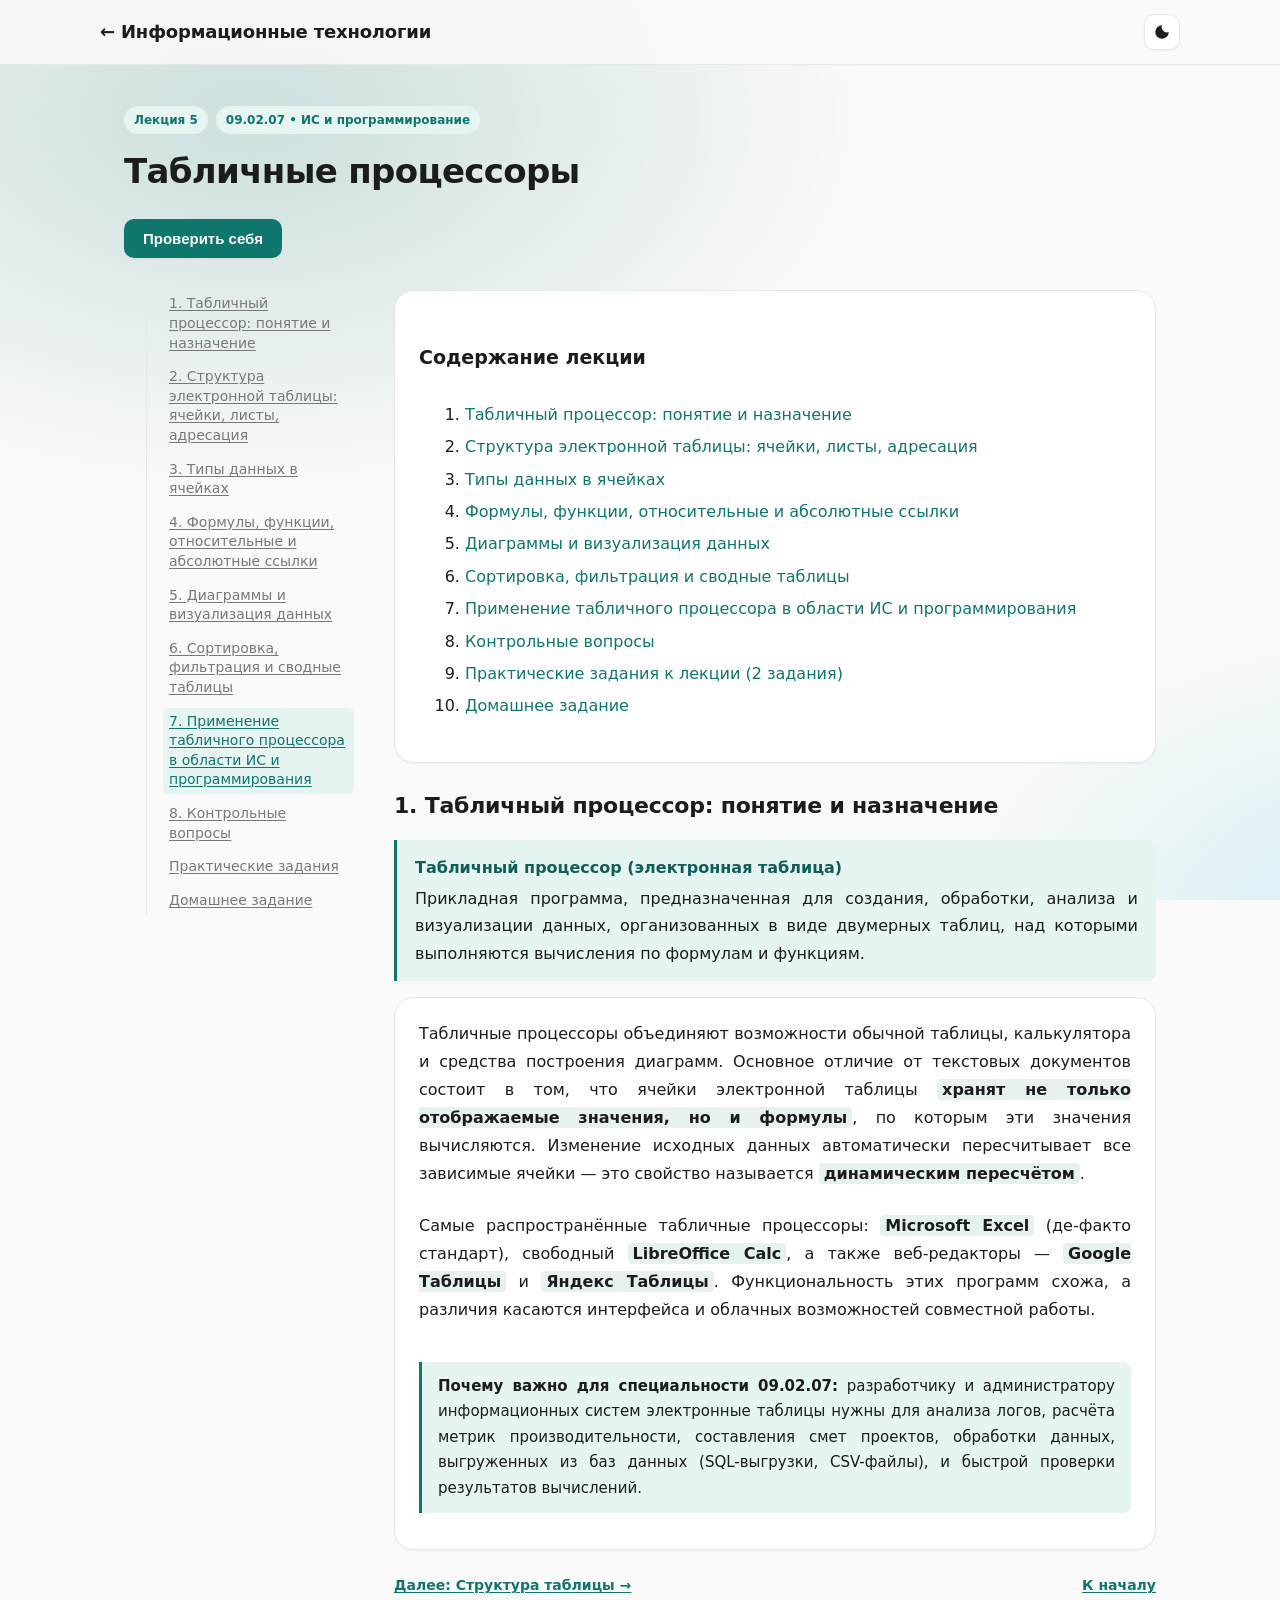
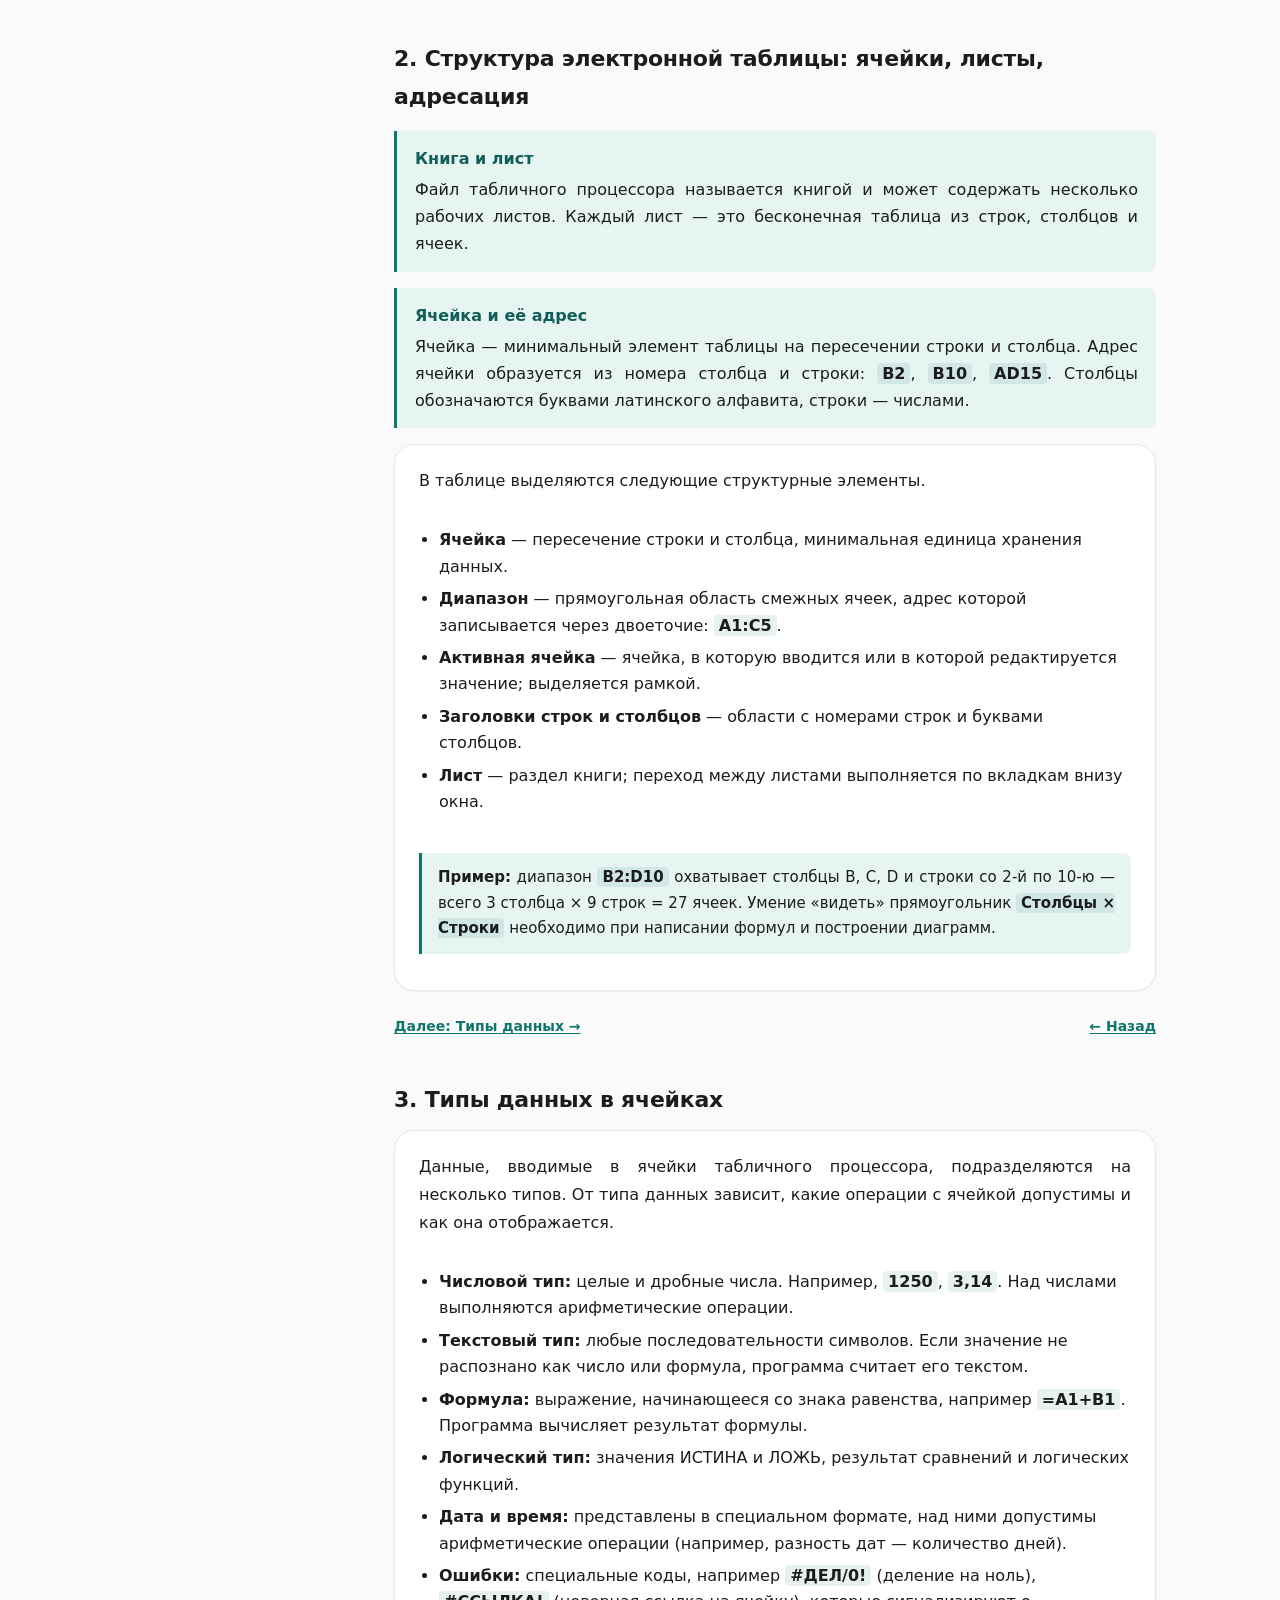
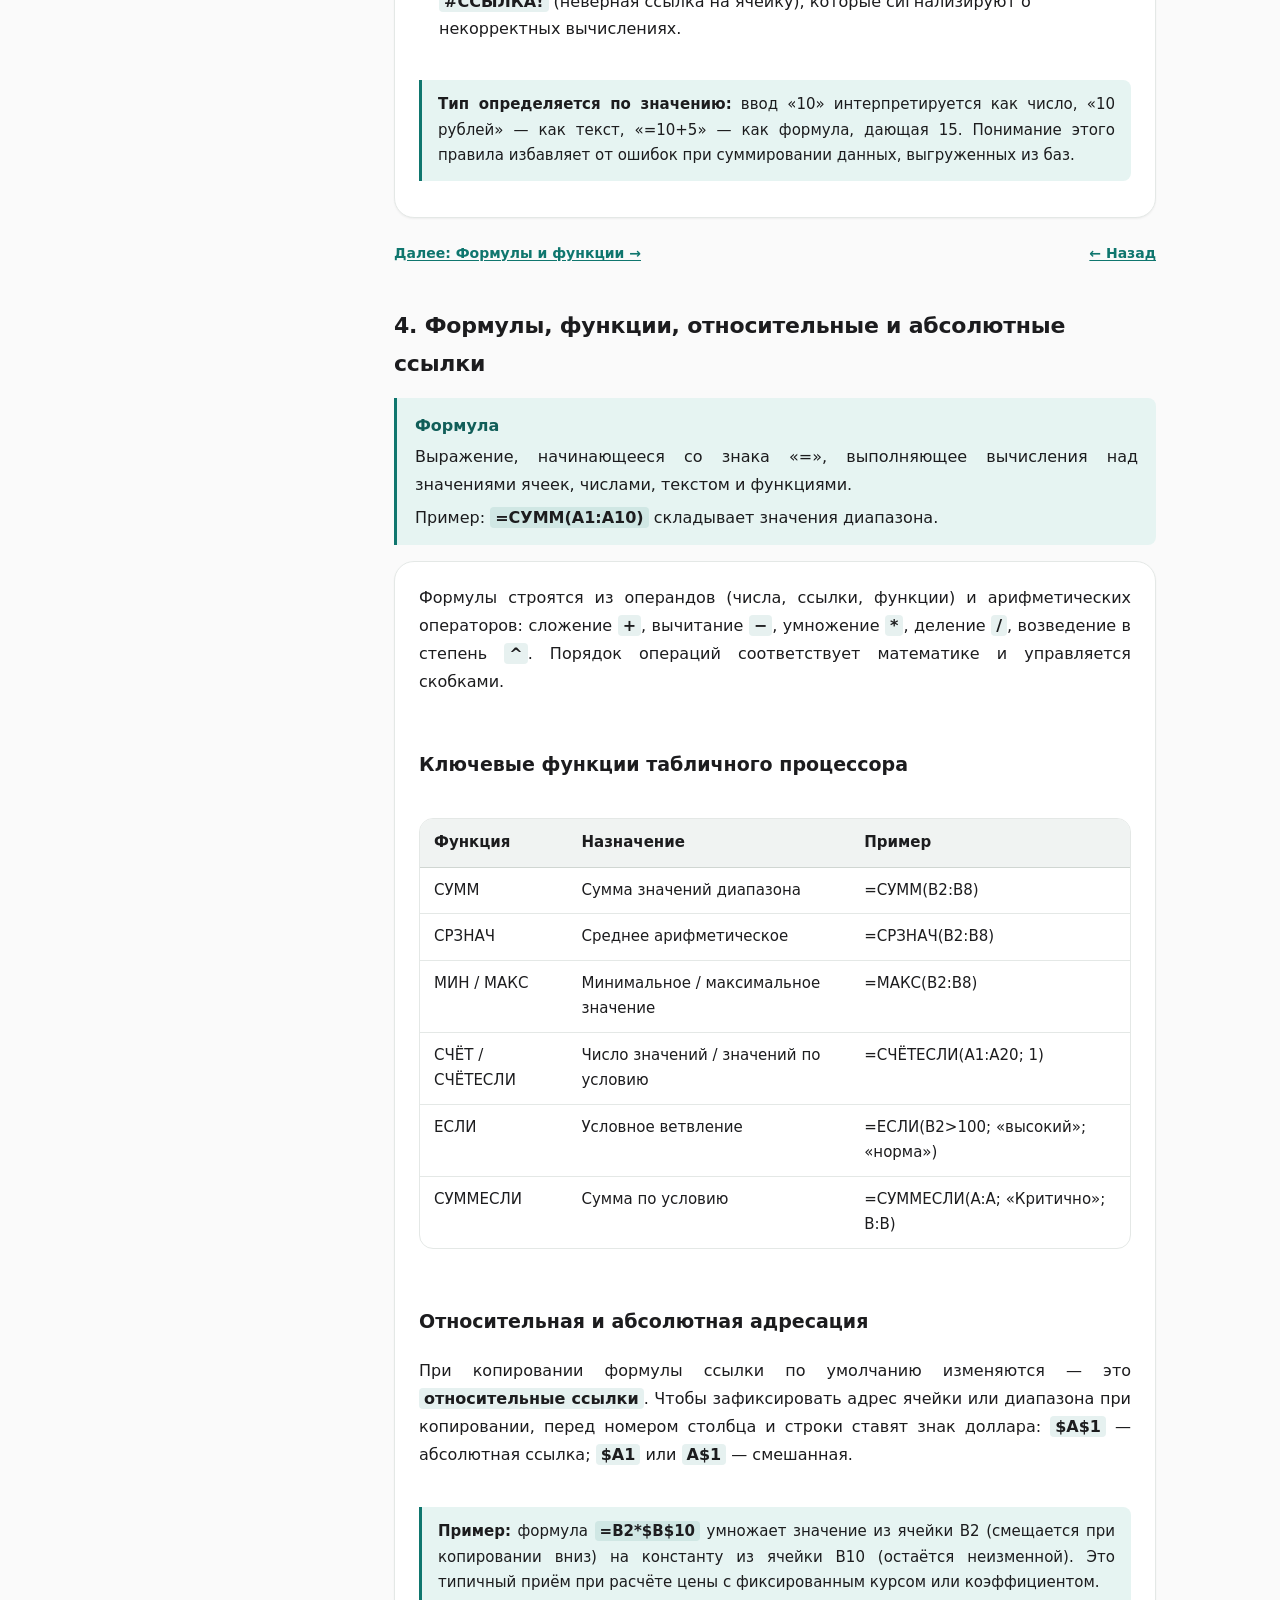
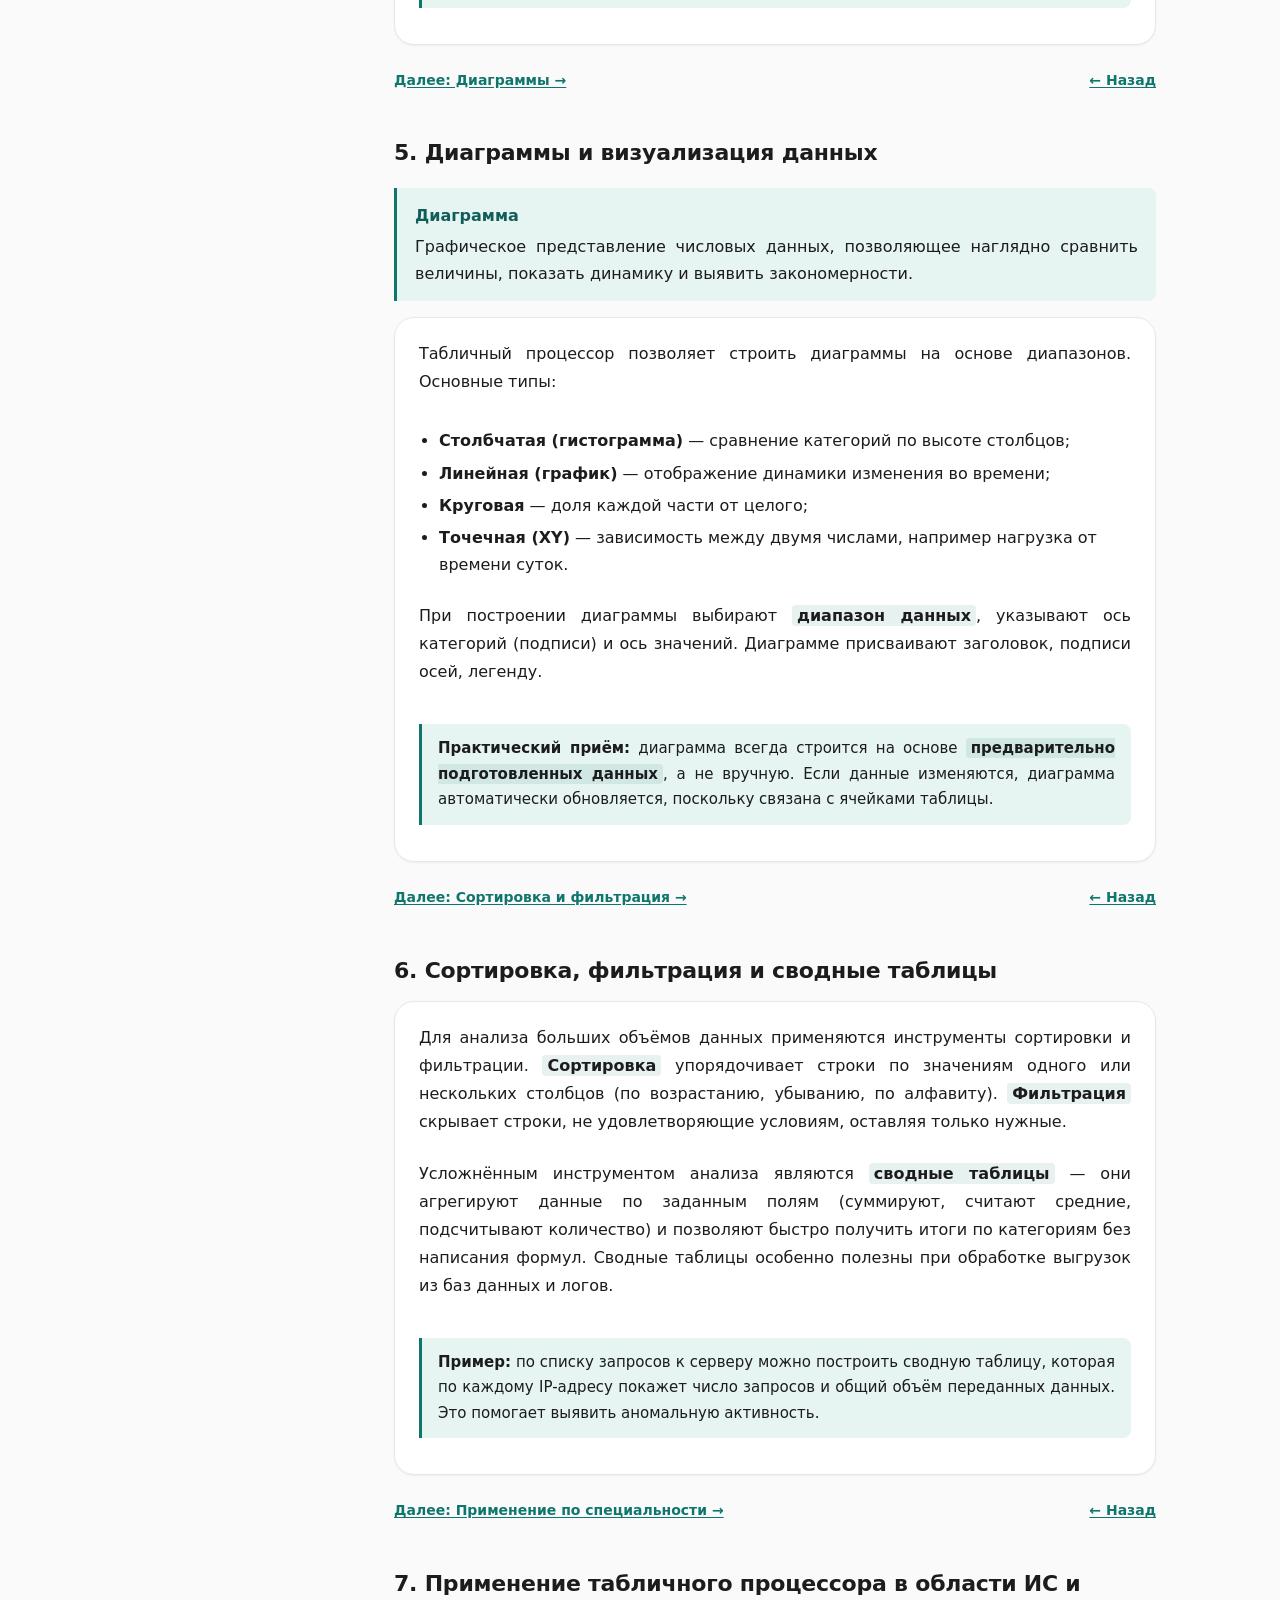
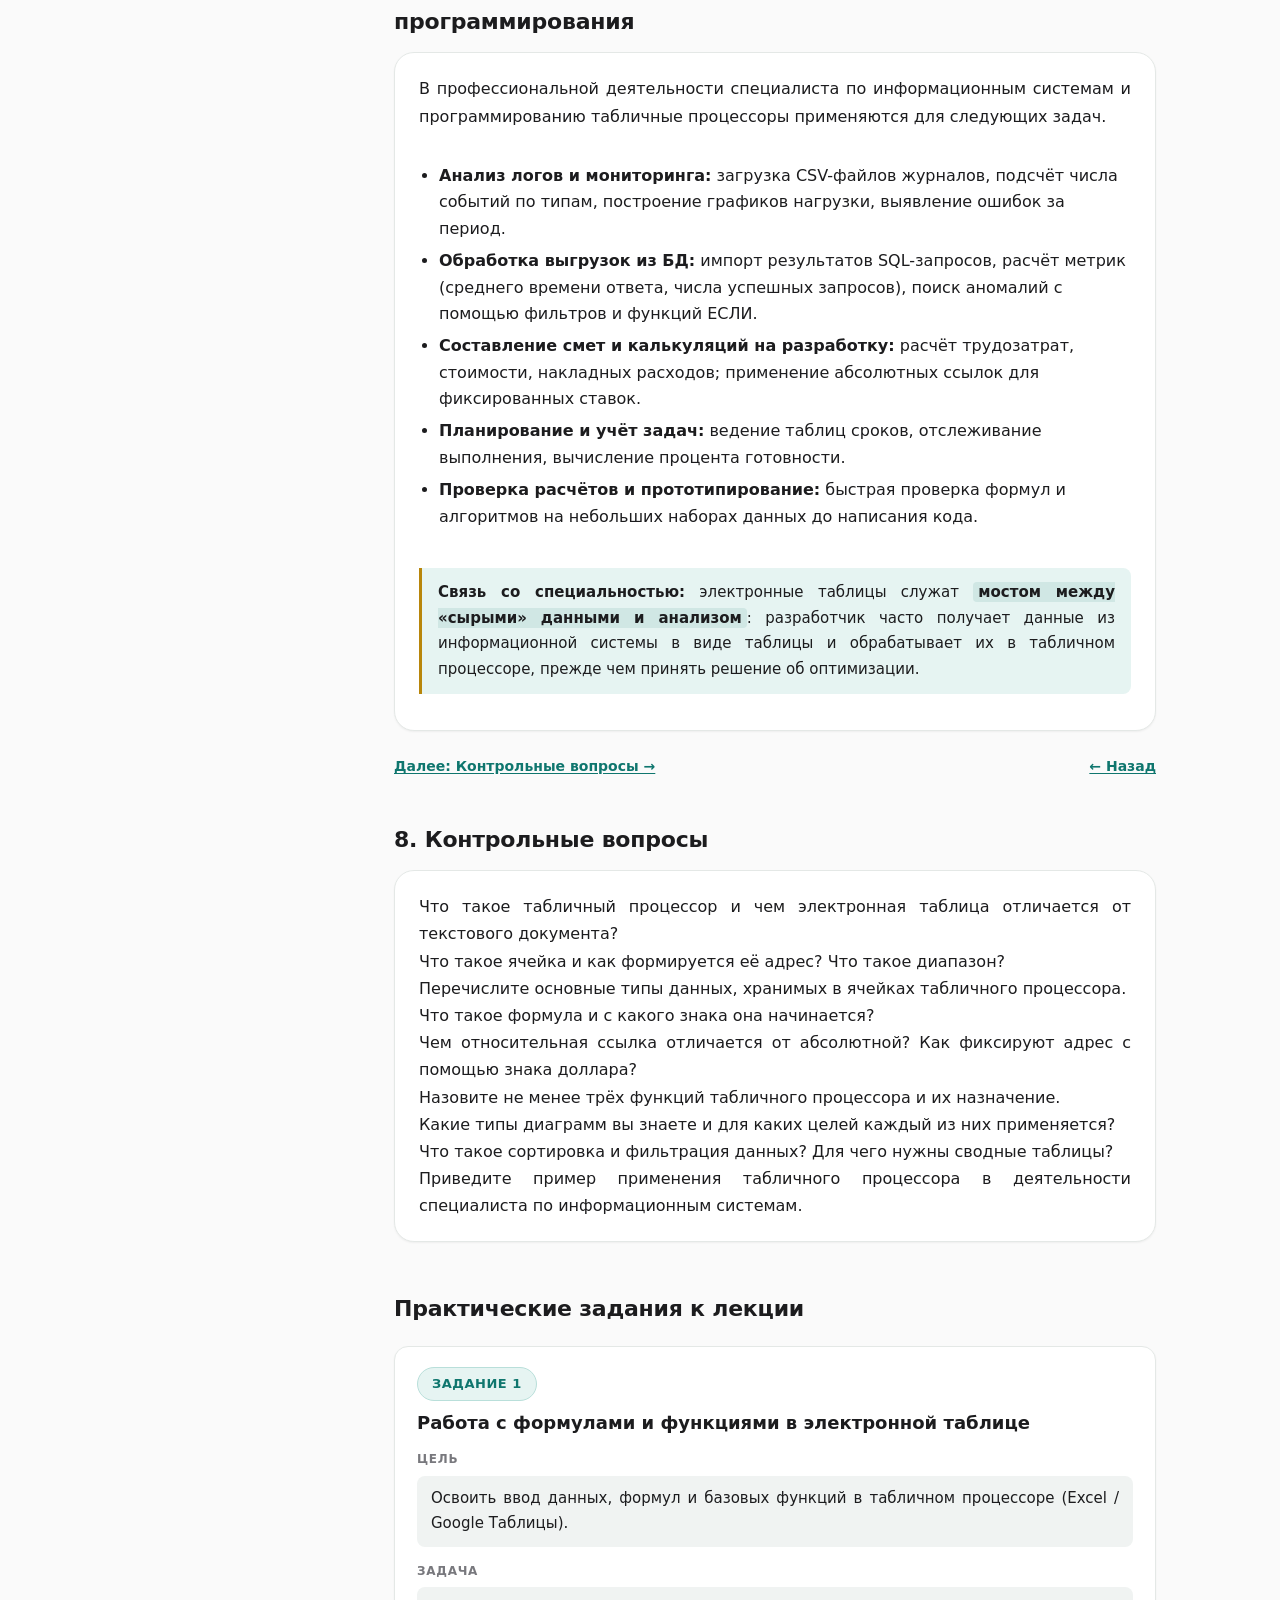
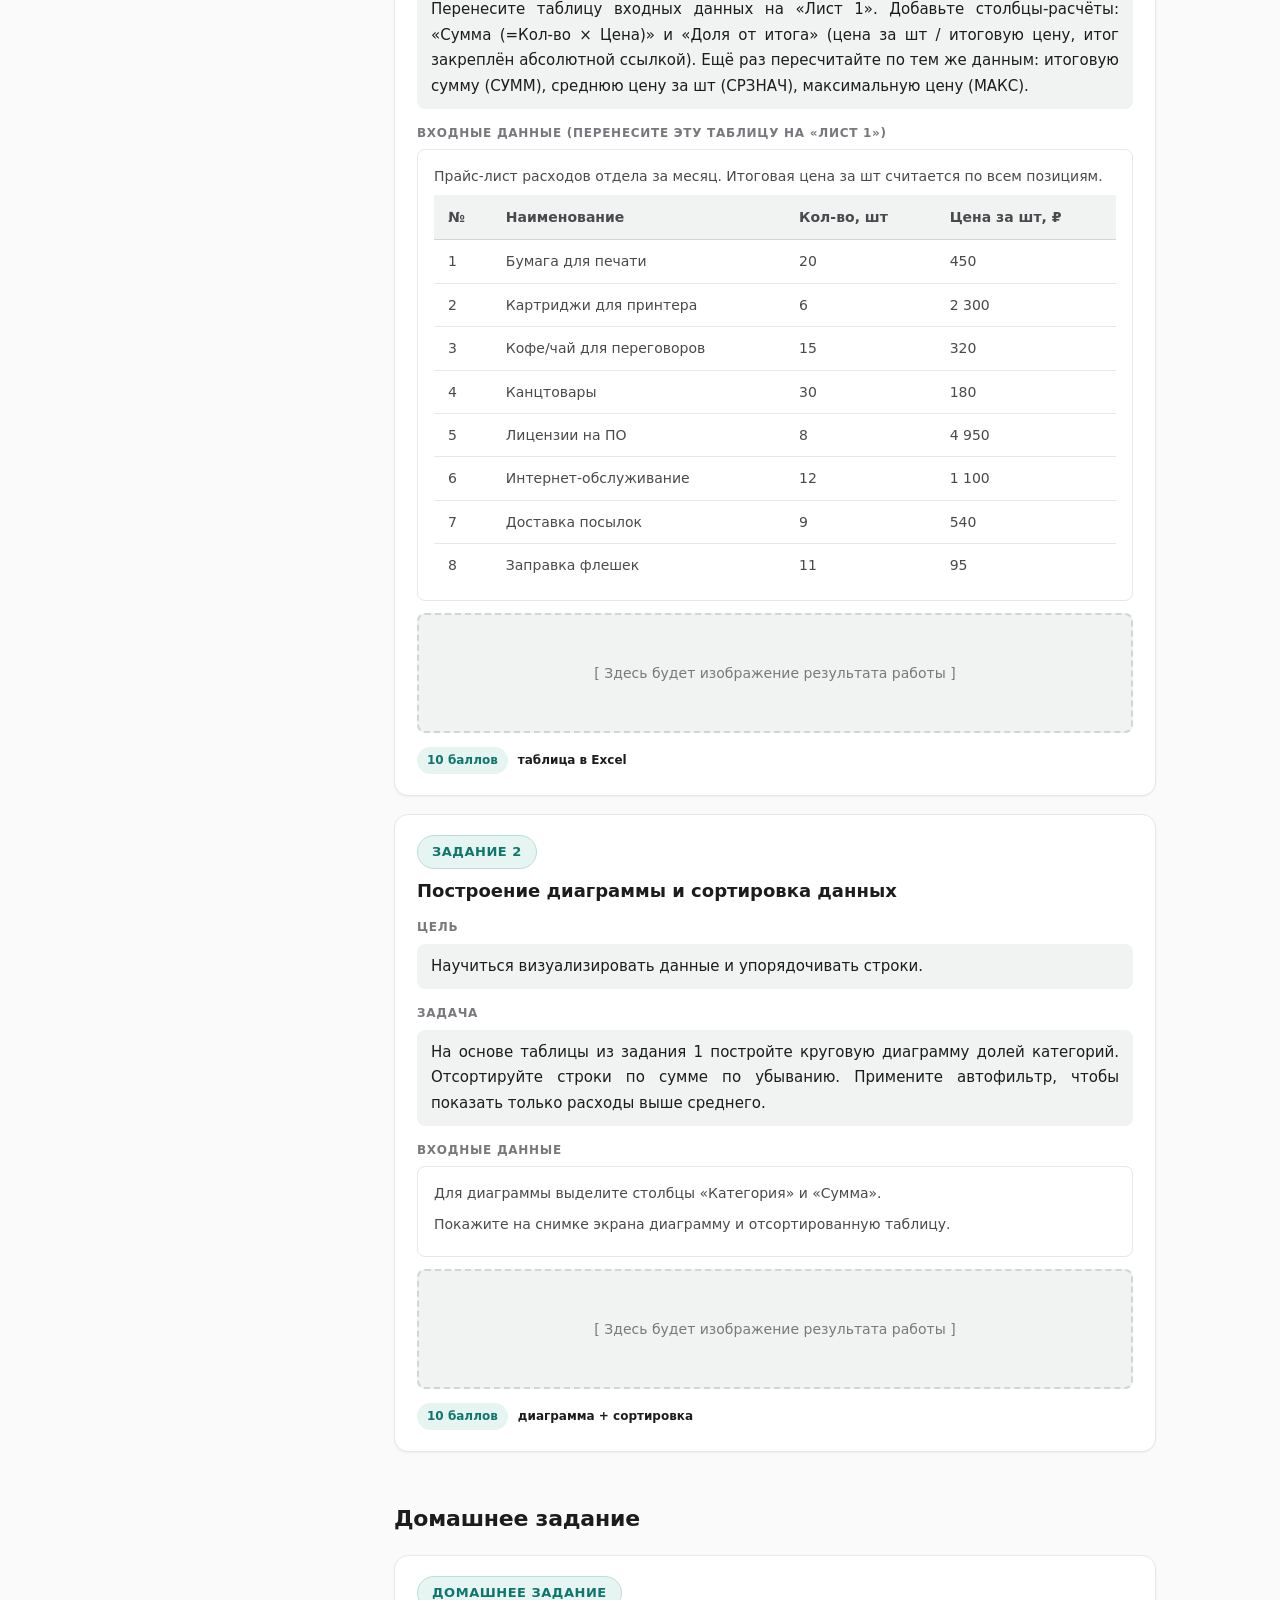
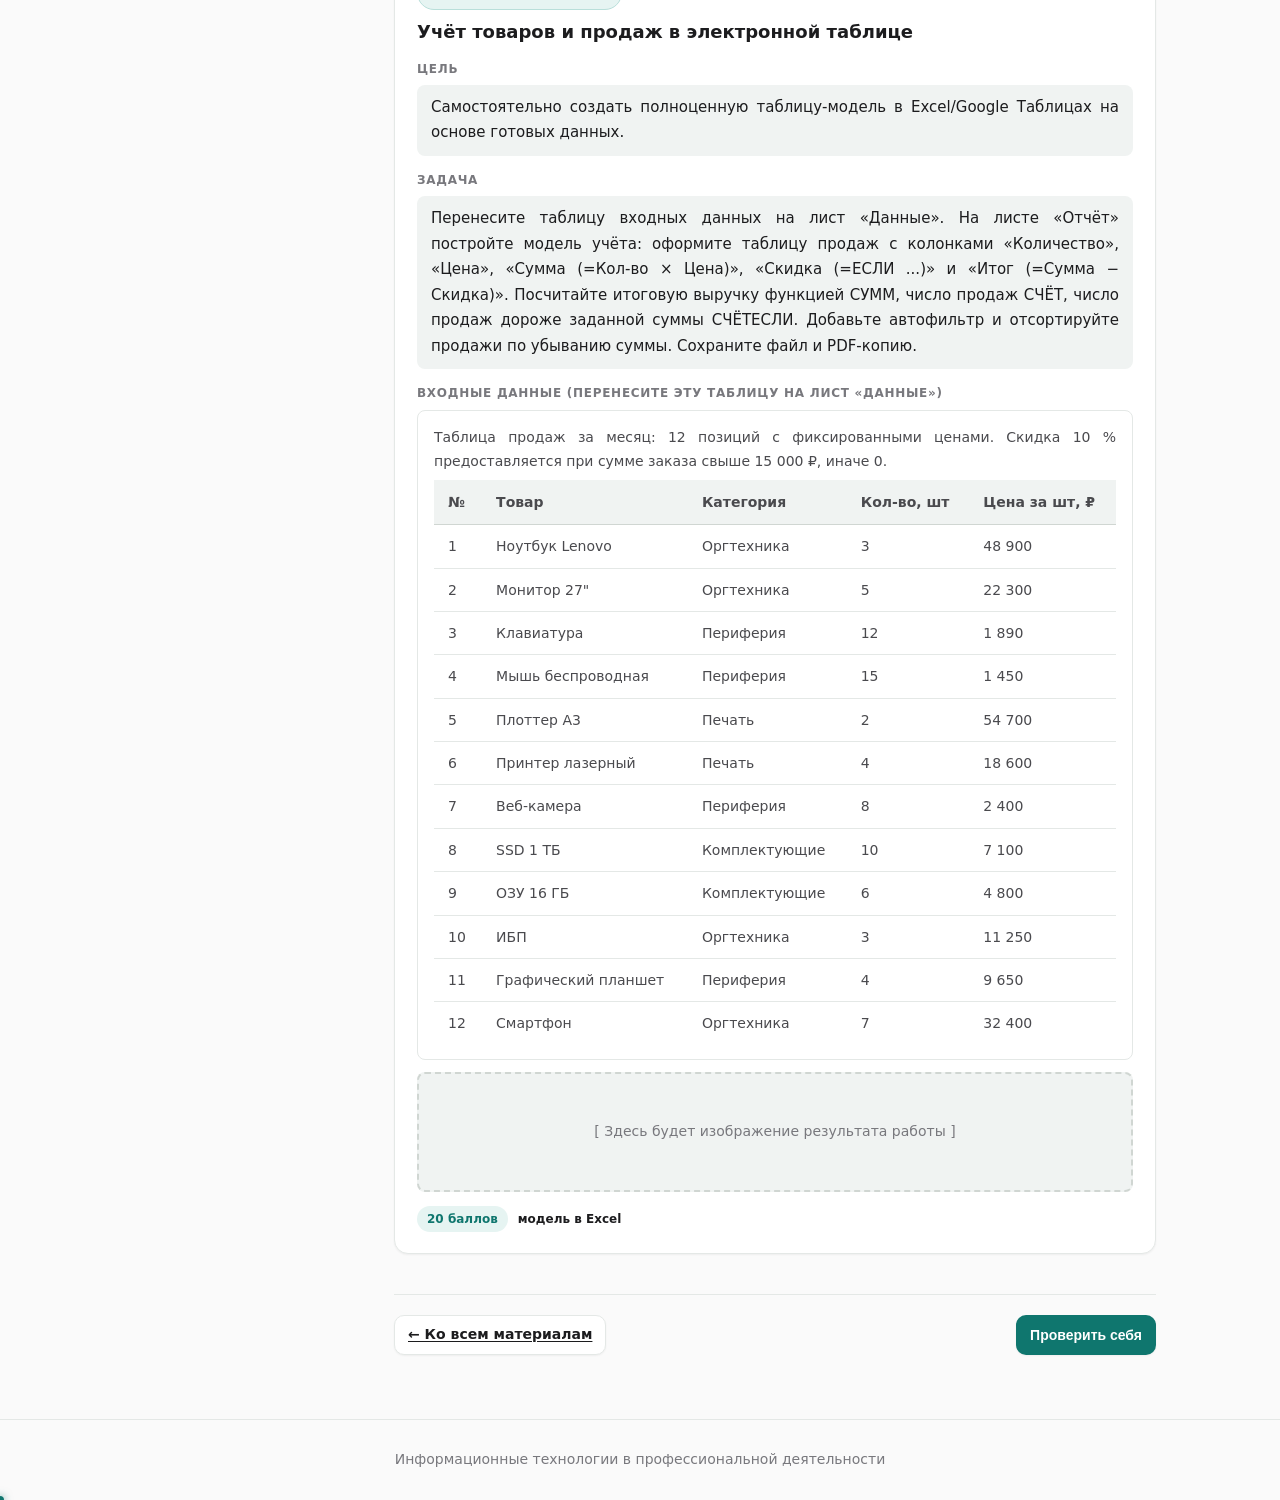
<file: isp/lekciya5.html>
<!DOCTYPE html>
<html lang="ru">
<head>
<meta charset="utf-8">
<meta name="viewport" content="width=device-width, initial-scale=1">
<title>Табличные процессоры</title>
<link rel="stylesheet" href="../css/theme.css">
<link rel="stylesheet" href="../css/styles.css">
<link rel="stylesheet" href="../css/magic.css">
</head>
<body>
<header class="header">
  <div class="container header__inner">
    <a class="header__logo" href="../index.html">← Информационные технологии</a>
    <div class="header__right">
      <button class="theme-toggle" data-theme-toggle aria-label="Переключить тему">
        <svg data-icon="dark" viewBox="0 0 24 24" width="18" height="18" fill="currentColor"><path d="M12 3a9 9 0 1 0 9 9 7 7 0 0 1-9-9z"/></svg>
        <svg data-icon="light" viewBox="0 0 24 24" width="18" height="18" fill="currentColor" style="display:none"><path d="M12 7a5 5 0 1 0 0 10 5 5 0 0 0 0-10zm0-4v2m0 14v2m8-9h2M2 12h2m13-7l1.5-1.5M5.5 18.5L7 17m12 1l-1.5-1.5M5.5 5.5L7 7"/></svg>
      </button>
    </div>
  </div>
</header>
<main>
<div class="container">
  <article class="lesson">
    <header class="lesson__header">
      <div class="badge-row">
        <span class="badge badge--mark">Лекция 5</span>
        <span class="badge badge--mark">09.02.07 • ИС и программирование</span>
      </div>
      <h1 class="lesson__title">Табличные процессоры</h1>
      <button class="btn btn--quiz" data-quiz-id="isp-5" style="margin-top:18px">Проверить себя</button>
    </header>
    <div class="lesson__layout">
      <nav class="lesson__toc"><div class="prose"><ul class="toc"><li><a class="toc-link" href="#s1">1. Табличный процессор: понятие и назначение</a></li><li><a class="toc-link" href="#s2">2. Структура электронной таблицы: ячейки, листы, адресация</a></li><li><a class="toc-link" href="#s3">3. Типы данных в ячейках</a></li><li><a class="toc-link" href="#s4">4. Формулы, функции, относительные и абсолютные ссылки</a></li><li><a class="toc-link" href="#s5">5. Диаграммы и визуализация данных</a></li><li><a class="toc-link" href="#s6">6. Сортировка, фильтрация и сводные таблицы</a></li><li><a class="toc-link" href="#s7">7. Применение табличного процессора в области ИС и программирования</a></li><li><a class="toc-link" href="#s8">8. Контрольные вопросы</a></li><li><a class="toc-link" href="#tasks">Практические задания</a></li><li><a class="toc-link" href="#hw">Домашнее задание</a></li></ul></div></nav>
      <div class="prose">
        <nav class="card">
          <h3>Содержание лекции</h3>
          <ol style="padding-left:1.5rem;margin-top:.5rem">
            <li><a href="#s1" style="color:var(--accent);text-decoration:none">Табличный процессор: понятие и назначение</a></li>
            <li><a href="#s2" style="color:var(--accent);text-decoration:none">Структура электронной таблицы: ячейки, листы, адресация</a></li>
            <li><a href="#s3" style="color:var(--accent);text-decoration:none">Типы данных в ячейках</a></li>
            <li><a href="#s4" style="color:var(--accent);text-decoration:none">Формулы, функции, относительные и абсолютные ссылки</a></li>
            <li><a href="#s5" style="color:var(--accent);text-decoration:none">Диаграммы и визуализация данных</a></li>
            <li><a href="#s6" style="color:var(--accent);text-decoration:none">Сортировка, фильтрация и сводные таблицы</a></li>
            <li><a href="#s7" style="color:var(--accent);text-decoration:none">Применение табличного процессора в области ИС и программирования</a></li>
            <li><a href="#s8" style="color:var(--accent);text-decoration:none">Контрольные вопросы</a></li>
          <li><a href="#tasks" style="color:var(--accent);text-decoration:none">Практические задания к лекции (2 задания)</a></li>
            <li><a href="#hw" style="color:var(--accent);text-decoration:none">Домашнее задание</a></li></ol>
        </nav>
        <!-- s1 -->
        <h2 class="section-title first" id="s1">1. Табличный процессор: понятие и назначение</h2>
        <div class="def-block"><span class="term">Табличный процессор (электронная таблица)</span> Прикладная программа, предназначенная для создания, обработки, анализа и визуализации данных, организованных в виде двумерных таблиц, над которыми выполняются вычисления по формулам и функциям.</div>
        <div class="card">
          <p>Табличные процессоры объединяют возможности обычной таблицы, калькулятора и средства построения диаграмм. Основное отличие от текстовых документов состоит в том, что ячейки электронной таблицы <span class="key">хранят не только отображаемые значения, но и формулы</span>, по которым эти значения вычисляются. Изменение исходных данных автоматически пересчитывает все зависимые ячейки — это свойство называется <span class="key">динамическим пересчётом</span>.</p>
          <p>Самые распространённые табличные процессоры: <span class="key">Microsoft Excel</span> (де-факто стандарт), свободный <span class="key">LibreOffice Calc</span>, а также веб-редакторы — <span class="key">Google Таблицы</span> и <span class="key">Яндекс Таблицы</span>. Функциональность этих программ схожа, а различия касаются интерфейса и облачных возможностей совместной работы.</p>
          <div class="info-box"><strong>Почему важно для специальности 09.02.07:</strong> разработчику и администратору информационных систем электронные таблицы нужны для анализа логов, расчёта метрик производительности, составления смет проектов, обработки данных, выгруженных из баз данных (SQL-выгрузки, CSV-файлы), и быстрой проверки результатов вычислений.</div>
        </div>
        <div class="section-nav"><a href="#s2">Далее: Структура таблицы &rarr;</a><a href="#">К началу</a></div>
        <!-- s2 -->
        <h2 class="section-title" id="s2">2. Структура электронной таблицы: ячейки, листы, адресация</h2>
        <div class="def-block"><span class="term">Книга и лист</span> Файл табличного процессора называется книгой и может содержать несколько рабочих листов. Каждый лист — это бесконечная таблица из строк, столбцов и ячеек.</div>
        <div class="def-block cyan"><span class="term">Ячейка и её адрес</span> Ячейка — минимальный элемент таблицы на пересечении строки и столбца. Адрес ячейки образуется из номера столбца и строки: <span class="key">B2</span>, <span class="key">B10</span>, <span class="key">AD15</span>. Столбцы обозначаются буквами латинского алфавита, строки — числами.</div>
        <div class="card">
          <p>В таблице выделяются следующие структурные элементы.</p>
          <ul>
            <li><strong>Ячейка</strong> — пересечение строки и столбца, минимальная единица хранения данных.</li>
            <li><strong>Диапазон</strong> — прямоугольная область смежных ячеек, адрес которой записывается через двоеточие: <span class="key">A1:C5</span>.</li>
            <li><strong>Активная ячейка</strong> — ячейка, в которую вводится или в которой редактируется значение; выделяется рамкой.</li>
            <li><strong>Заголовки строк и столбцов</strong> — области с номерами строк и буквами столбцов.</li>
            <li><strong>Лист</strong> — раздел книги; переход между листами выполняется по вкладкам внизу окна.</li>
          </ul>
          <div class="info-box cyan"><strong>Пример:</strong> диапазон <span class="key">B2:D10</span> охватывает столбцы B, C, D и строки со 2-й по 10-ю — всего 3 столбца × 9 строк = 27 ячеек. Умение «видеть» прямоугольник <span class="key">Столбцы × Строки</span> необходимо при написании формул и построении диаграмм.</div>
        </div>
        <div class="section-nav"><a href="#s3">Далее: Типы данных &rarr;</a><a href="#s1">&larr; Назад</a></div>
        <!-- s3 -->
        <h2 class="section-title" id="s3">3. Типы данных в ячейках</h2>
        <div class="card">
          <p>Данные, вводимые в ячейки табличного процессора, подразделяются на несколько типов. От типа данных зависит, какие операции с ячейкой допустимы и как она отображается.</p>
          <ul>
            <li><strong>Числовой тип:</strong> целые и дробные числа. Например, <span class="key">1250</span>, <span class="key">3,14</span>. Над числами выполняются арифметические операции.</li>
            <li><strong>Текстовый тип:</strong> любые последовательности символов. Если значение не распознано как число или формула, программа считает его текстом.</li>
            <li><strong>Формула:</strong> выражение, начинающееся со знака равенства, например <span class="key">=A1+B1</span>. Программа вычисляет результат формулы.</li>
            <li><strong>Логический тип:</strong> значения ИСТИНА и ЛОЖЬ, результат сравнений и логических функций.</li>
            <li><strong>Дата и время:</strong> представлены в специальном формате, над ними допустимы арифметические операции (например, разность дат — количество дней).</li>
            <li><strong>Ошибки:</strong> специальные коды, например <span class="key">#ДЕЛ/0!</span> (деление на ноль), <span class="key">#ССЫЛКА!</span> (неверная ссылка на ячейку), которые сигнализируют о некорректных вычислениях.</li>
          </ul>
          <div class="info-box"><strong>Тип определяется по значению:</strong> ввод «10» интерпретируется как число, «10 рублей» — как текст, «=10+5» — как формула, дающая 15. Понимание этого правила избавляет от ошибок при суммировании данных, выгруженных из баз.</div>
        </div>
        <div class="section-nav"><a href="#s4">Далее: Формулы и функции &rarr;</a><a href="#s2">&larr; Назад</a></div>
        <!-- s4 -->
        <h2 class="section-title" id="s4">4. Формулы, функции, относительные и абсолютные ссылки</h2>
        <div class="def-block"><span class="term">Формула</span> Выражение, начинающееся со знака «=», выполняющее вычисления над значениями ячеек, числами, текстом и функциями. <span class="def-block-inner">Пример: <span class="key">=СУММ(A1:A10)</span> складывает значения диапазона.</span></div>
        <div class="card">
          <p>Формулы строятся из операндов (числа, ссылки, функции) и арифметических операторов: сложение <span class="key">+</span>, вычитание <span class="key">&minus;</span>, умножение <span class="key">*</span>, деление <span class="key">/</span>, возведение в степень <span class="key">^</span>. Порядок операций соответствует математике и управляется скобками.</p>
          <h3>Ключевые функции табличного процессора</h3>
          <div class="table-wrap"><table>
            <thead><tr><th>Функция</th><th>Назначение</th><th>Пример</th></tr></thead>
            <tbody>
              <tr><td>СУММ</td><td>Сумма значений диапазона</td><td>=СУММ(B2:B8)</td></tr>
              <tr><td>СРЗНАЧ</td><td>Среднее арифметическое</td><td>=СРЗНАЧ(B2:B8)</td></tr>
              <tr><td>МИН / МАКС</td><td>Минимальное / максимальное значение</td><td>=МАКС(B2:B8)</td></tr>
              <tr><td>СЧЁТ / СЧЁТЕСЛИ</td><td>Число значений / значений по условию</td><td>=СЧЁТЕСЛИ(A1:A20; 1)</td></tr>
              <tr><td>ЕСЛИ</td><td>Условное ветвление</td><td>=ЕСЛИ(B2&gt;100; «высокий»; «норма»)</td></tr>
              <tr><td>СУММЕСЛИ</td><td>Сумма по условию</td><td>=СУММЕСЛИ(A:A; «Критично»; B:B)</td></tr>
            </tbody>
          </table></div>
          <h3>Относительная и абсолютная адресация</h3>
          <p>При копировании формулы ссылки по умолчанию изменяются — это <span class="key">относительные ссылки</span>. Чтобы зафиксировать адрес ячейки или диапазона при копировании, перед номером столбца и строки ставят знак доллара: <span class="key">$A$1</span> — абсолютная ссылка; <span class="key">$A1</span> или <span class="key">A$1</span> — смешанная.</p>
          <div class="info-box cyan"><strong>Пример:</strong> формула <span class="key">=B2*$B$10</span> умножает значение из ячейки B2 (смещается при копировании вниз) на константу из ячейки B10 (остаётся неизменной). Это типичный приём при расчёте цены с фиксированным курсом или коэффициентом.</div>
        </div>
        <div class="section-nav"><a href="#s5">Далее: Диаграммы &rarr;</a><a href="#s3">&larr; Назад</a></div>
        <!-- s5 -->
        <h2 class="section-title" id="s5">5. Диаграммы и визуализация данных</h2>
        <div class="def-block"><span class="term">Диаграмма</span> Графическое представление числовых данных, позволяющее наглядно сравнить величины, показать динамику и выявить закономерности.</div>
        <div class="card">
          <p>Табличный процессор позволяет строить диаграммы на основе диапазонов. Основные типы:</p>
          <ul>
            <li><strong>Столбчатая (гистограмма)</strong> — сравнение категорий по высоте столбцов;</li>
            <li><strong>Линейная (график)</strong> — отображение динамики изменения во времени;</li>
            <li><strong>Круговая</strong> — доля каждой части от целого;</li>
            <li><strong>Точечная (XY)</strong> — зависимость между двумя числами, например нагрузка от времени суток.</li>
          </ul>
          <p>При построении диаграммы выбирают <span class="key">диапазон данных</span>, указывают ось категорий (подписи) и ось значений. Диаграмме присваивают заголовок, подписи осей, легенду.</p>
          <div class="info-box"><strong>Практический приём:</strong> диаграмма всегда строится на основе <span class="key">предварительно подготовленных данных</span>, а не вручную. Если данные изменяются, диаграмма автоматически обновляется, поскольку связана с ячейками таблицы.</div>
        </div>
        <div class="section-nav"><a href="#s6">Далее: Сортировка и фильтрация &rarr;</a><a href="#s4">&larr; Назад</a></div>
        <!-- s6 -->
        <h2 class="section-title" id="s6">6. Сортировка, фильтрация и сводные таблицы</h2>
        <div class="card">
          <p>Для анализа больших объёмов данных применяются инструменты сортировки и фильтрации. <span class="key">Сортировка</span> упорядочивает строки по значениям одного или нескольких столбцов (по возрастанию, убыванию, по алфавиту). <span class="key">Фильтрация</span> скрывает строки, не удовлетворяющие условиям, оставляя только нужные.</p>
          <p>Усложнённым инструментом анализа являются <span class="key">сводные таблицы</span> — они агрегируют данные по заданным полям (суммируют, считают средние, подсчитывают количество) и позволяют быстро получить итоги по категориям без написания формул. Сводные таблицы особенно полезны при обработке выгрузок из баз данных и логов.</p>
          <div class="info-box cyan"><strong>Пример:</strong> по списку запросов к серверу можно построить сводную таблицу, которая по каждому IP-адресу покажет число запросов и общий объём переданных данных. Это помогает выявить аномальную активность.</div>
        </div>
        <div class="section-nav"><a href="#s7">Далее: Применение по специальности &rarr;</a><a href="#s5">&larr; Назад</a></div>
        <!-- s7 -->
        <h2 class="section-title" id="s7">7. Применение табличного процессора в области ИС и программирования</h2>
        <div class="card">
          <p>В профессиональной деятельности специалиста по информационным системам и программированию табличные процессоры применяются для следующих задач.</p>
          <ul>
            <li><strong>Анализ логов и мониторинга:</strong> загрузка CSV-файлов журналов, подсчёт числа событий по типам, построение графиков нагрузки, выявление ошибок за период.</li>
            <li><strong>Обработка выгрузок из БД:</strong> импорт результатов SQL-запросов, расчёт метрик (среднего времени ответа, числа успешных запросов), поиск аномалий с помощью фильтров и функций ЕСЛИ.</li>
            <li><strong>Составление смет и калькуляций на разработку:</strong> расчёт трудозатрат, стоимости, накладных расходов; применение абсолютных ссылок для фиксированных ставок.</li>
            <li><strong>Планирование и учёт задач:</strong> ведение таблиц сроков, отслеживание выполнения, вычисление процента готовности.</li>
            <li><strong>Проверка расчётов и прототипирование:</strong> быстрая проверка формул и алгоритмов на небольших наборах данных до написания кода.</li>
          </ul>
          <div class="info-box purple"><strong>Связь со специальностью:</strong> электронные таблицы служат <span class="key">мостом между «сырыми» данными и анализом</span>: разработчик часто получает данные из информационной системы в виде таблицы и обрабатывает их в табличном процессоре, прежде чем принять решение об оптимизации.</div>
        </div>
        <div class="section-nav"><a href="#s8">Далее: Контрольные вопросы &rarr;</a><a href="#s6">&larr; Назад</a></div>
        <!-- s8 -->
        <h2 class="section-title" id="s8">8. Контрольные вопросы</h2>
        <div class="card">
          <div class="qlist">
            <div class="q">Что такое табличный процессор и чем электронная таблица отличается от текстового документа?</div>
            <div class="q">Что такое ячейка и как формируется её адрес? Что такое диапазон?</div>
            <div class="q">Перечислите основные типы данных, хранимых в ячейках табличного процессора.</div>
            <div class="q">Что такое формула и с какого знака она начинается?</div>
            <div class="q">Чем относительная ссылка отличается от абсолютной? Как фиксируют адрес с помощью знака доллара?</div>
            <div class="q">Назовите не менее трёх функций табличного процессора и их назначение.</div>
            <div class="q">Какие типы диаграмм вы знаете и для каких целей каждый из них применяется?</div>
            <div class="q">Что такое сортировка и фильтрация данных? Для чего нужны сводные таблицы?</div>
            <div class="q">Приведите пример применения табличного процессора в деятельности специалиста по информационным системам.</div>
          </div>
        </div>

        <h2 class="section-title" style="margin-top:2.5rem" id="tasks">Практические задания к лекции</h2>
<div class="task-block">
  <span class="task-num">Задание 1</span>
  <div class="task-title">Работа с формулами и функциями в электронной таблице</div>
  <span class="lbl">Цель</span>
  <div class="goal">Освоить ввод данных, формул и базовых функций в табличном процессоре (Excel / Google Таблицы).</div>
  <span class="lbl">Задача</span>
  <div class="job">Перенесите таблицу входных данных на «Лист 1». Добавьте столбцы-расчёты: «Сумма (=Кол-во × Цена)» и «Доля от итога» (цена за шт / итоговую цену, итог закреплён абсолютной ссылкой). Ещё раз пересчитайте по тем же данным: итоговую сумму (СУММ), среднюю цену за шт (СРЗНАЧ), максимальную цену (МАКС).</div>
  <span class="lbl">Входные данные (перенесите эту таблицу на «Лист 1»)</span>
  <div class="src-text"><p>Прайс-лист расходов отдела за месяц. Итоговая цена за шт считается по всем позициям.</p>
  <table>
    <thead><tr><th>№</th><th>Наименование</th><th>Кол-во, шт</th><th>Цена за шт, ₽</th></tr></thead>
    <tbody>
      <tr><td>1</td><td>Бумага для печати</td><td>20</td><td>450</td></tr>
      <tr><td>2</td><td>Картриджи для принтера</td><td>6</td><td>2 300</td></tr>
      <tr><td>3</td><td>Кофе/чай для переговоров</td><td>15</td><td>320</td></tr>
      <tr><td>4</td><td>Канцтовары</td><td>30</td><td>180</td></tr>
      <tr><td>5</td><td>Лицензии на ПО</td><td>8</td><td>4 950</td></tr>
      <tr><td>6</td><td>Интернет-обслуживание</td><td>12</td><td>1 100</td></tr>
      <tr><td>7</td><td>Доставка посылок</td><td>9</td><td>540</td></tr>
      <tr><td>8</td><td>Заправка флешек</td><td>11</td><td>95</td></tr>
    </tbody>
  </table></div>
  <div class="emoji-ph">[ Здесь будет изображение результата работы ]</div>
  <div class="task-meta"><span class="badge level">10 баллов</span><span class="badge">таблица в Excel</span></div>
</div>
<div class="task-block">
  <span class="task-num">Задание 2</span>
  <div class="task-title">Построение диаграммы и сортировка данных</div>
  <span class="lbl">Цель</span>
  <div class="goal">Научиться визуализировать данные и упорядочивать строки.</div>
  <span class="lbl">Задача</span>
  <div class="job">На основе таблицы из задания 1 постройте круговую диаграмму долей категорий. Отсортируйте строки по сумме по убыванию. Примените автофильтр, чтобы показать только расходы выше среднего.</div>
  <span class="lbl">Входные данные</span>
  <div class="src-text"><p>Для диаграммы выделите столбцы «Категория» и «Сумма».</p>
<p>Покажите на снимке экрана диаграмму и отсортированную таблицу.</p></div>
  <div class="emoji-ph">[ Здесь будет изображение результата работы ]</div>
  <div class="task-meta"><span class="badge level">10 баллов</span><span class="badge">диаграмма + сортировка</span></div>
</div>
<h2 class="section-title" style="margin-top:2.5rem" id="hw">Домашнее задание</h2>
<div class="task-block">
  <span class="task-num">Домашнее задание</span>
  <div class="task-title">Учёт товаров и продаж в электронной таблице</div>
  <span class="lbl">Цель</span>
  <div class="goal">Самостоятельно создать полноценную таблицу-модель в Excel/Google Таблицах на основе готовых данных.</div>
  <span class="lbl">Задача</span>
  <div class="job">Перенесите таблицу входных данных на лист «Данные». На листе «Отчёт» постройте модель учёта: оформите таблицу продаж с колонками «Количество», «Цена», «Сумма (=Кол-во × Цена)», «Скидка (=ЕСЛИ ...)» и «Итог (=Сумма − Скидка)». Посчитайте итоговую выручку функцией СУММ, число продаж СЧЁТ, число продаж дороже заданной суммы СЧЁТЕСЛИ. Добавьте автофильтр и отсортируйте продажи по убыванию суммы. Сохраните файл и PDF-копию.</div>
  <span class="lbl">Входные данные (перенесите эту таблицу на лист «Данные»)</span>
  <div class="src-text"><p>Таблица продаж за месяц: 12 позиций с фиксированными ценами. Скидка 10 % предоставляется при сумме заказа свыше 15 000 ₽, иначе 0.</p>
  <table>
    <thead><tr><th>№</th><th>Товар</th><th>Категория</th><th>Кол-во, шт</th><th>Цена за шт, ₽</th></tr></thead>
    <tbody>
      <tr><td>1</td><td>Ноутбук Lenovo</td><td>Оргтехника</td><td>3</td><td>48 900</td></tr>
      <tr><td>2</td><td>Монитор 27"</td><td>Оргтехника</td><td>5</td><td>22 300</td></tr>
      <tr><td>3</td><td>Клавиатура</td><td>Периферия</td><td>12</td><td>1 890</td></tr>
      <tr><td>4</td><td>Мышь беспроводная</td><td>Периферия</td><td>15</td><td>1 450</td></tr>
      <tr><td>5</td><td>Плоттер A3</td><td>Печать</td><td>2</td><td>54 700</td></tr>
      <tr><td>6</td><td>Принтер лазерный</td><td>Печать</td><td>4</td><td>18 600</td></tr>
      <tr><td>7</td><td>Веб-камера</td><td>Периферия</td><td>8</td><td>2 400</td></tr>
      <tr><td>8</td><td>SSD 1 ТБ</td><td>Комплектующие</td><td>10</td><td>7 100</td></tr>
      <tr><td>9</td><td>ОЗУ 16 ГБ</td><td>Комплектующие</td><td>6</td><td>4 800</td></tr>
      <tr><td>10</td><td>ИБП</td><td>Оргтехника</td><td>3</td><td>11 250</td></tr>
      <tr><td>11</td><td>Графический планшет</td><td>Периферия</td><td>4</td><td>9 650</td></tr>
      <tr><td>12</td><td>Смартфон</td><td>Оргтехника</td><td>7</td><td>32 400</td></tr>
    </tbody>
  </table></div>
  <div class="emoji-ph">[ Здесь будет изображение результата работы ]</div>
  <div class="task-meta"><span class="badge level">20 баллов</span><span class="badge">модель в Excel</span></div>
</div>

        <div class="lesson__nav">
          <a class="btn btn--ghost btn--sm" href="../index.html">← Ко всем материалам</a>
          <button class="btn btn--sm btn--quiz" data-quiz-id="isp-5">Проверить себя</button>
        </div>
      </div>
    </div>
  </article>
</div>
</main>
<footer class="footer"><div class="container">Информационные технологии в профессиональной деятельности</div></footer>
<script src="../js/theme.js"></script>
<script src="../js/cursor.js"></script>
<script src="../js/quiz-data.js"></script>
<script src="../js/quiz.js"></script>
<script src="../js/main.js"></script>
</body>
</html>
</file>
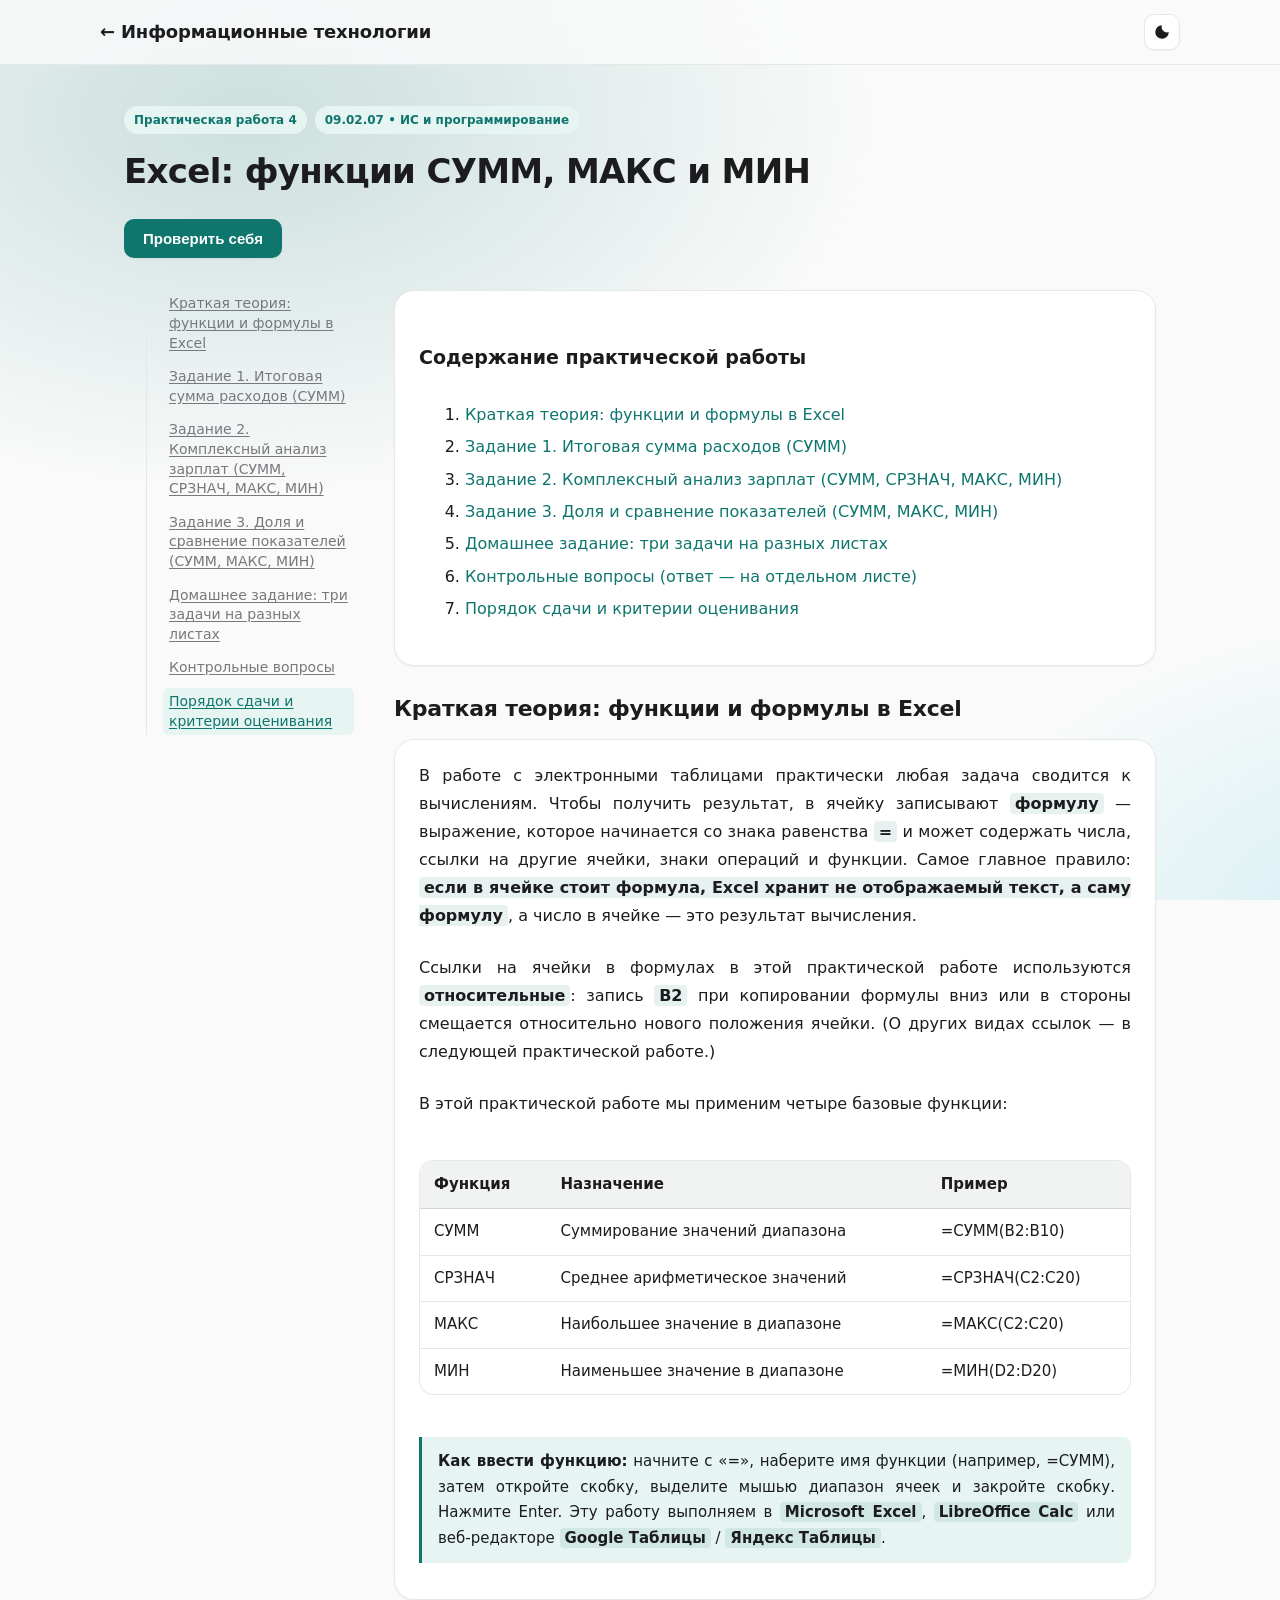
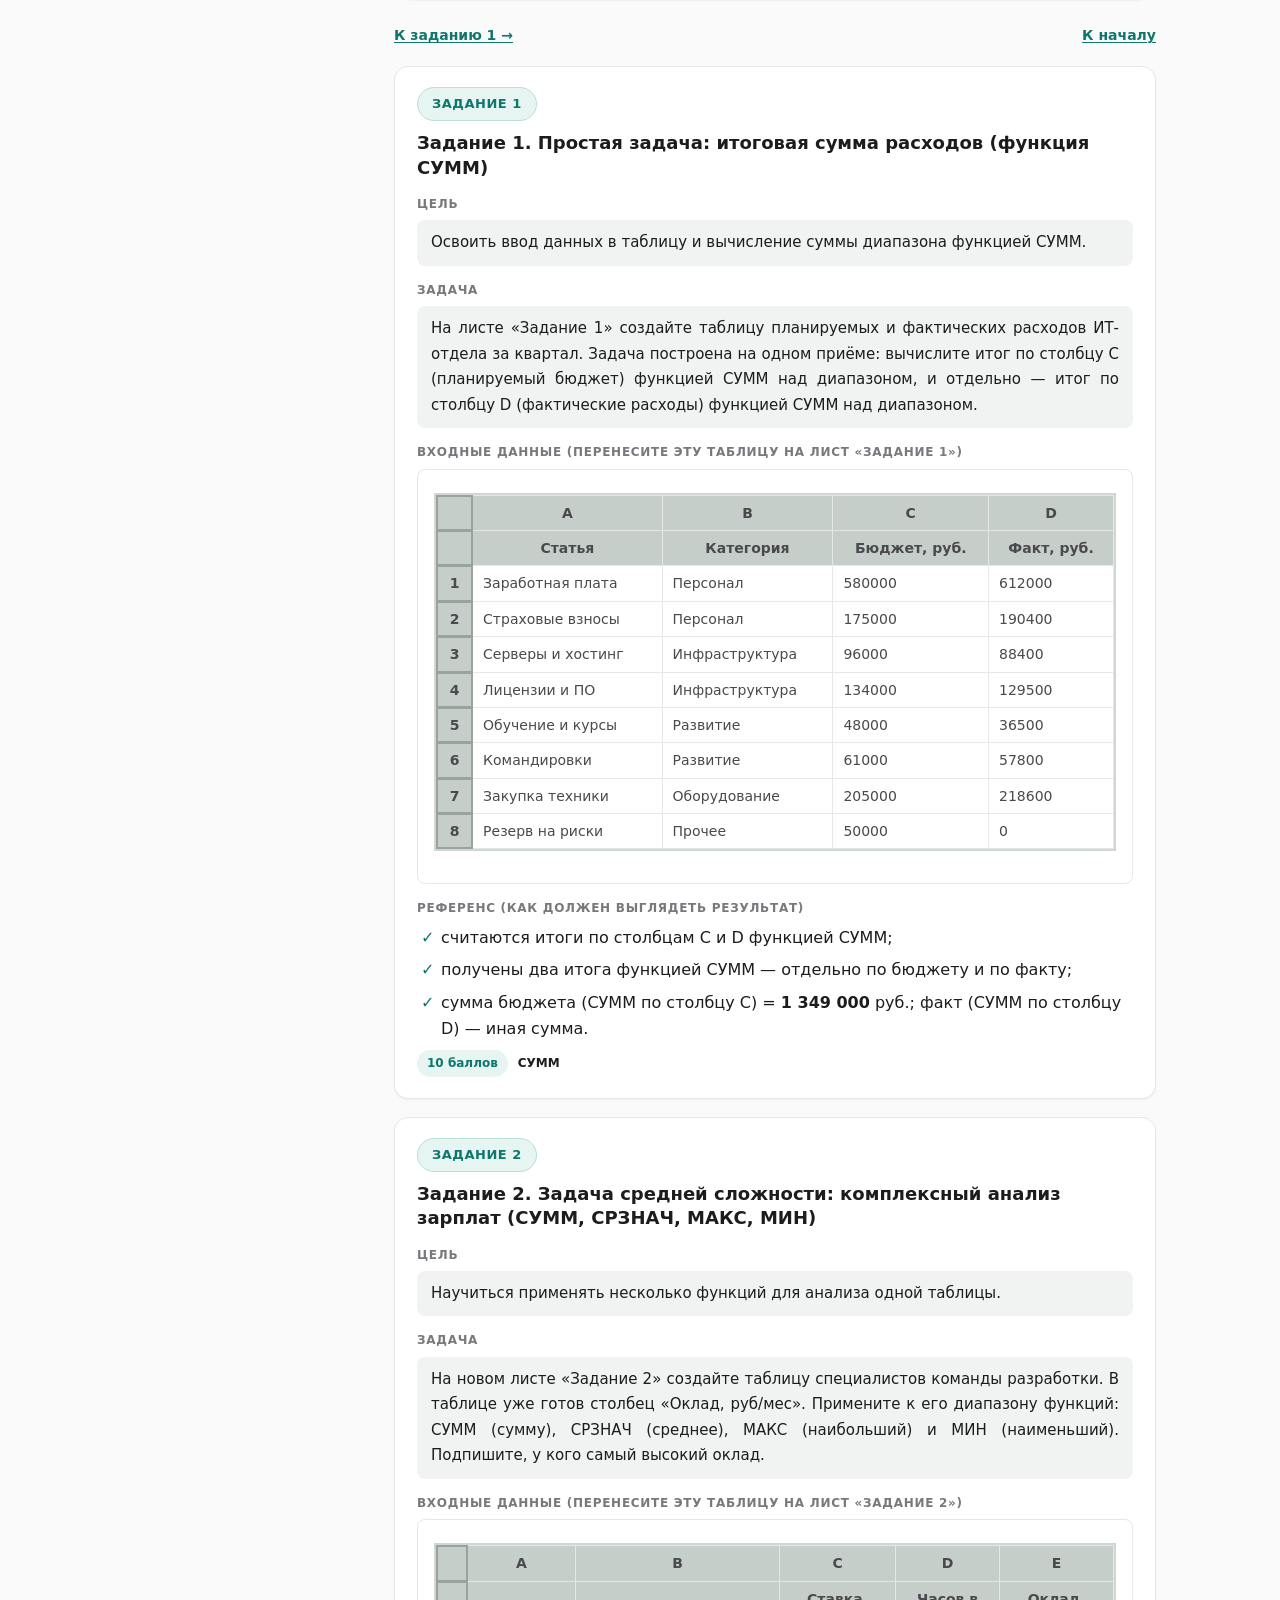
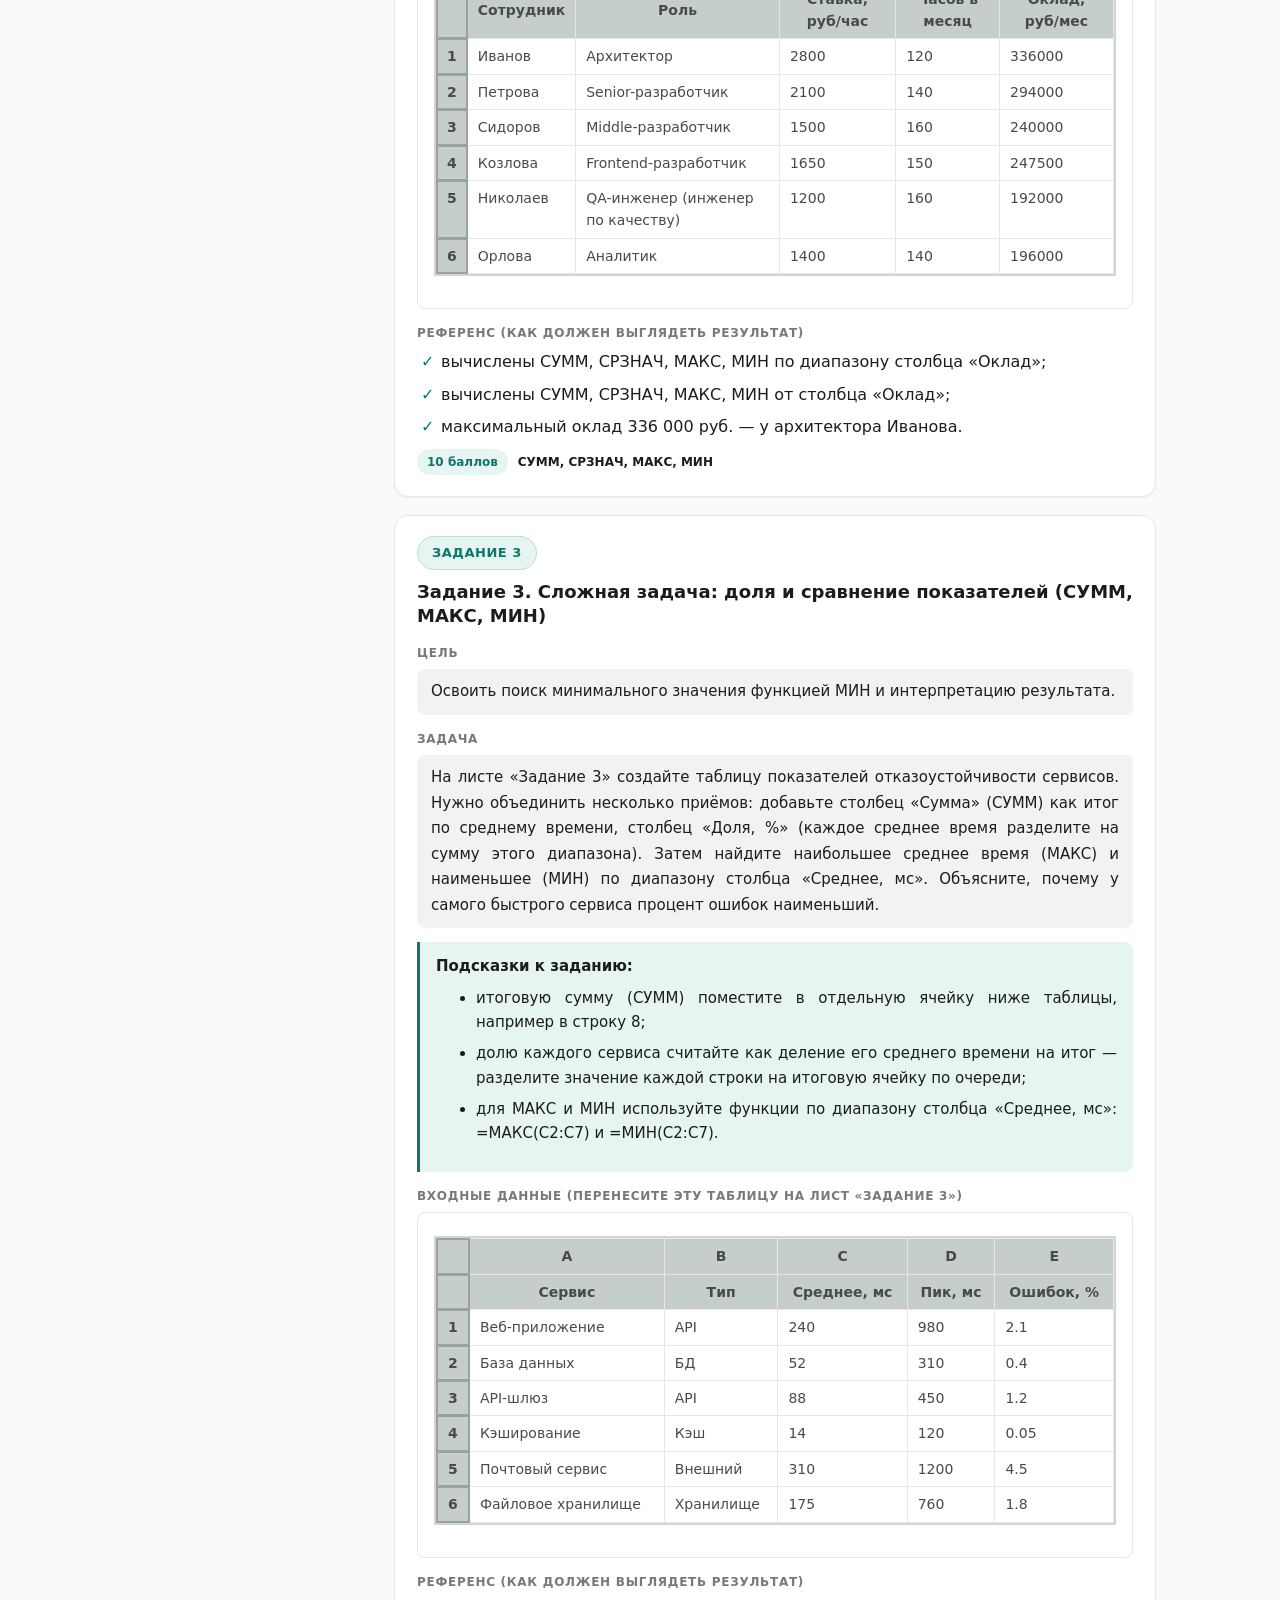
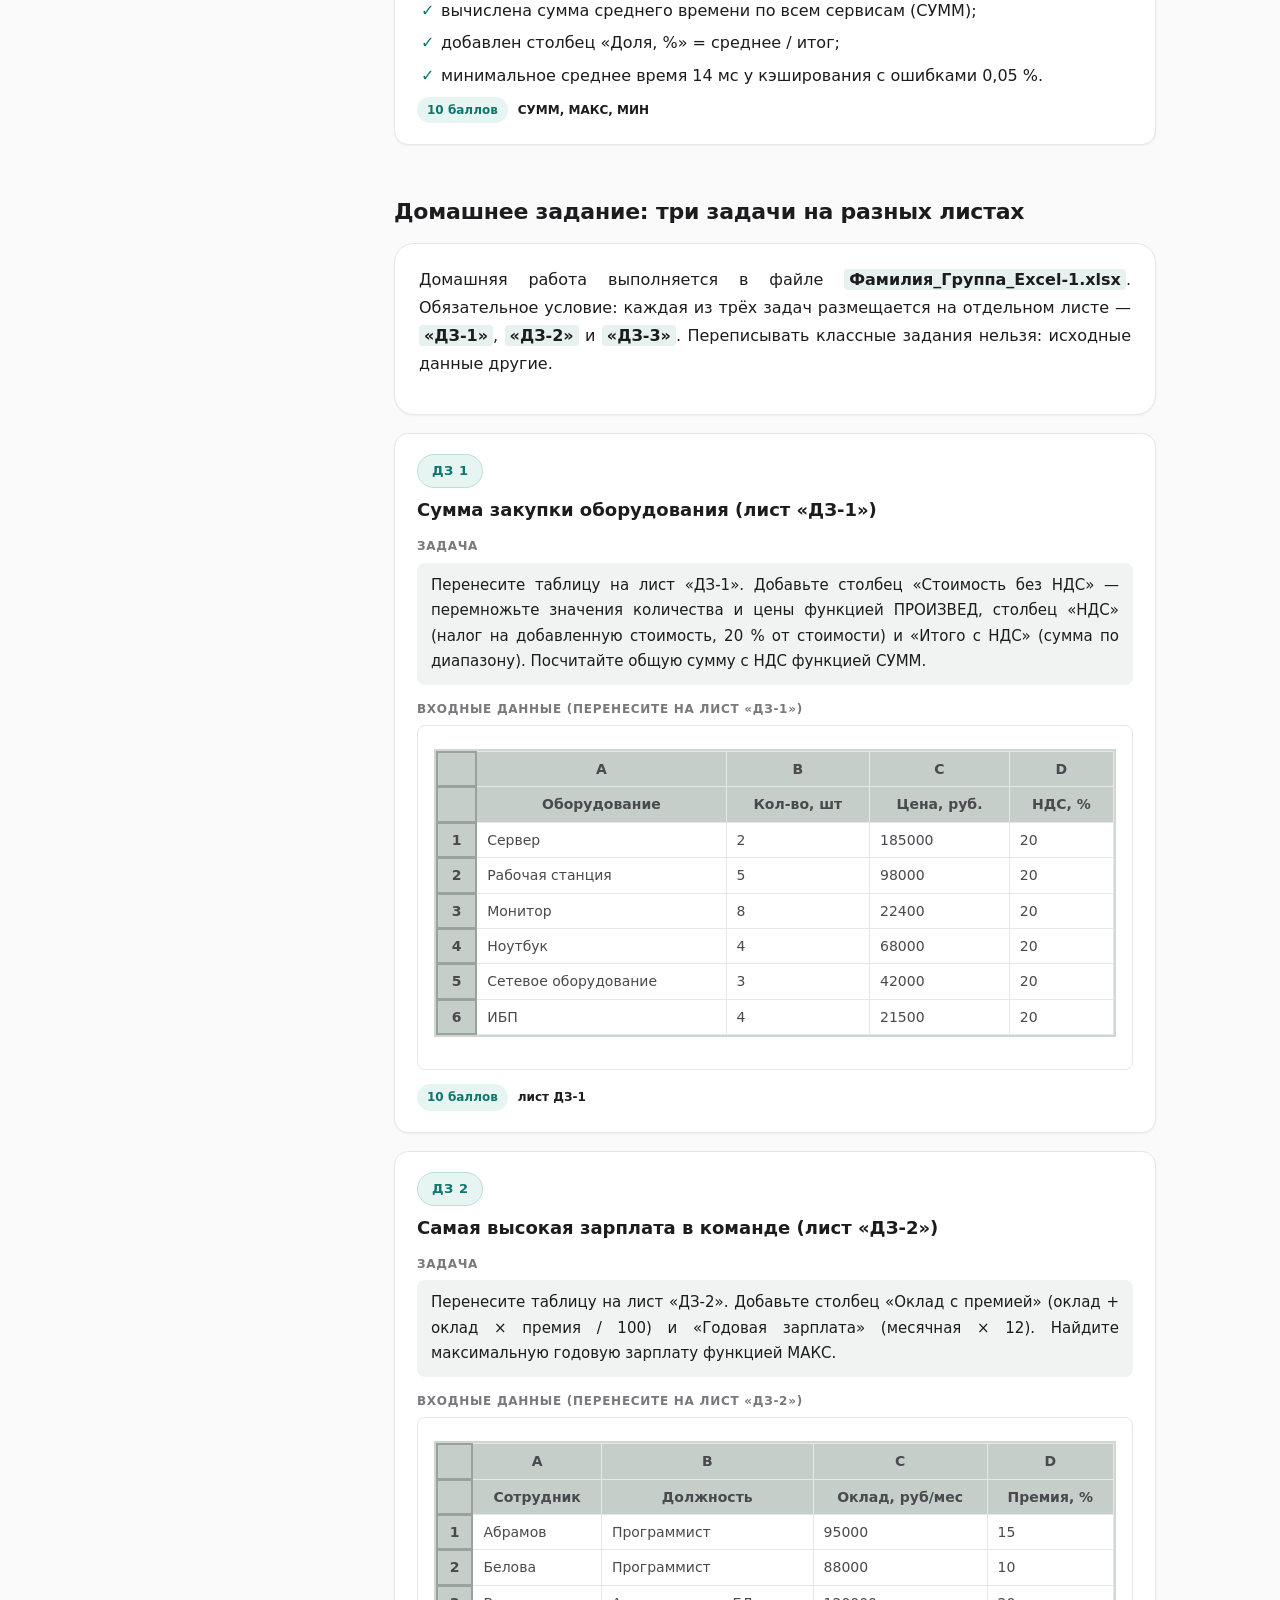
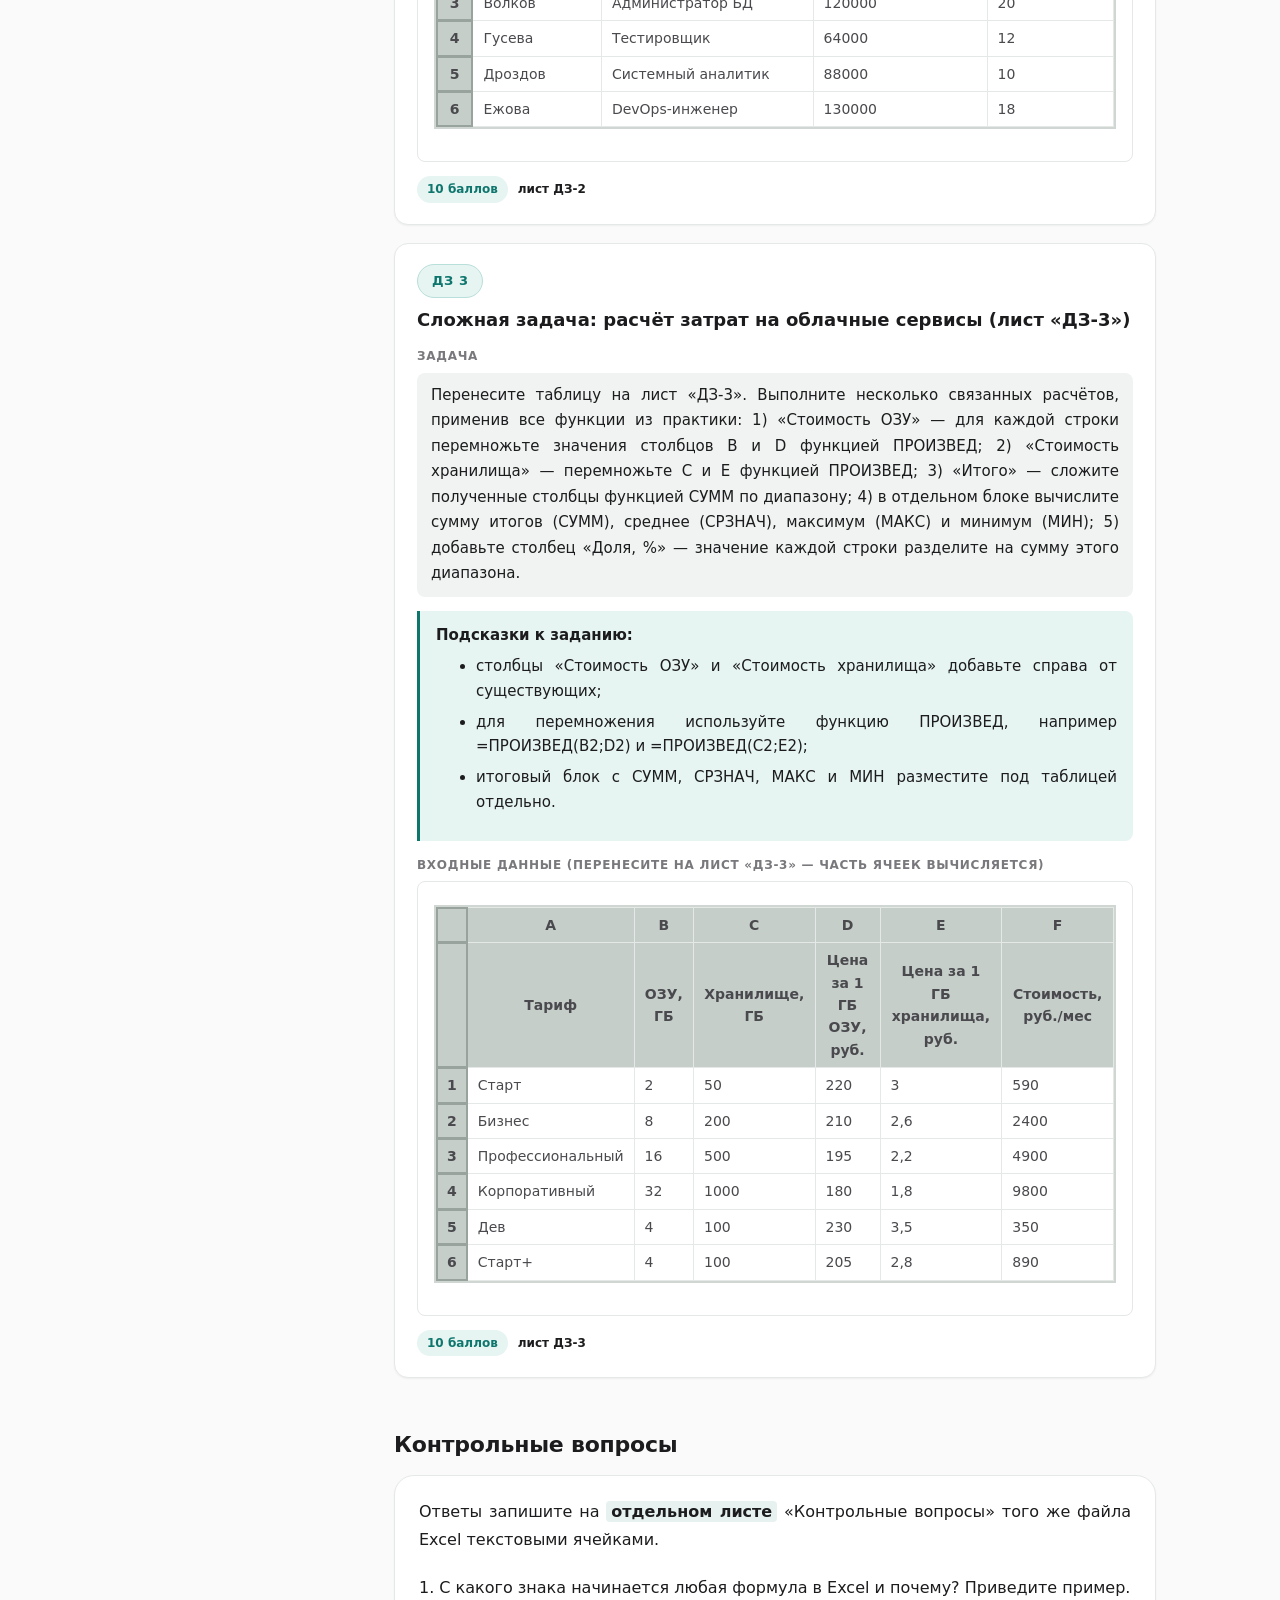
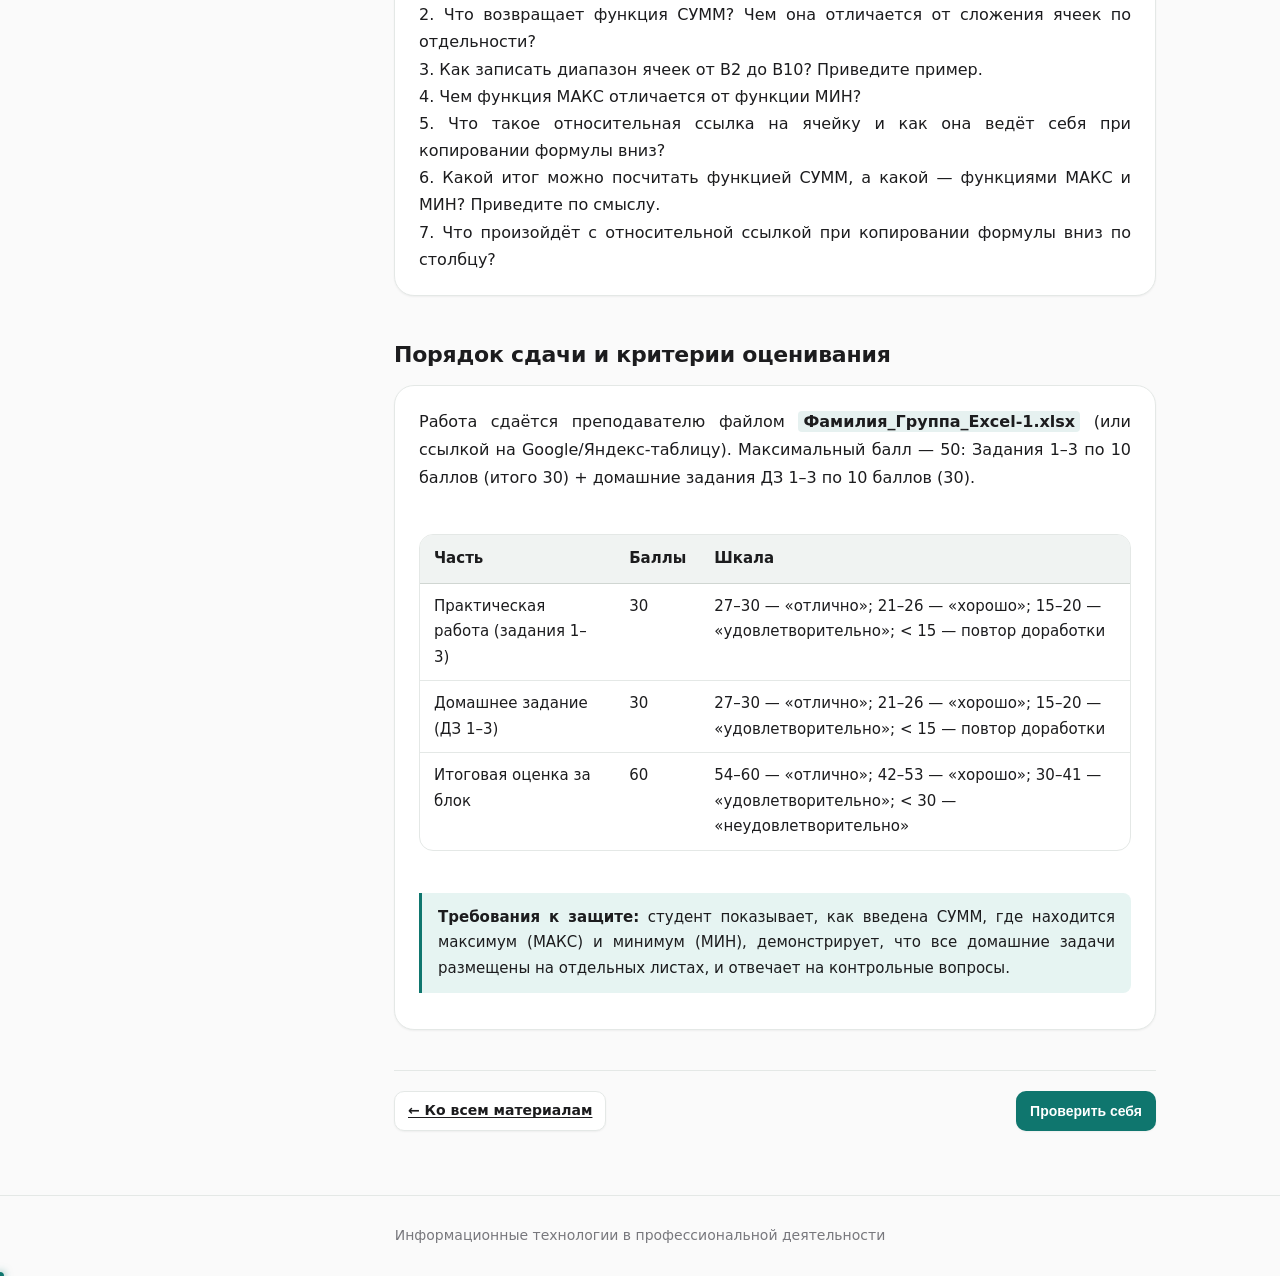
<file: isp/praktica-excel1.html>
<!DOCTYPE html>
<html lang="ru">
<head>
<meta charset="utf-8">
<meta name="viewport" content="width=device-width, initial-scale=1">
<title>Excel: СУММ, МАКС, МИН</title>
<link rel="stylesheet" href="../css/theme.css">
<link rel="stylesheet" href="../css/styles.css">
<link rel="stylesheet" href="../css/magic.css">
</head>
<body>
<header class="header">
  <div class="container header__inner">
    <a class="header__logo" href="../index.html">← Информационные технологии</a>
    <div class="header__right">
      <button class="theme-toggle" data-theme-toggle aria-label="Переключить тему">
        <svg data-icon="dark" viewBox="0 0 24 24" width="18" height="18" fill="currentColor"><path d="M12 3a9 9 0 1 0 9 9 7 7 0 0 1-9-9z"/></svg>
        <svg data-icon="light" viewBox="0 0 24 24" width="18" height="18" fill="currentColor" style="display:none"><path d="M12 7a5 5 0 1 0 0 10 5 5 0 0 0 0-10zm0-4v2m0 14v2m8-9h2M2 12h2m13-7l1.5-1.5M5.5 18.5L7 17m12 1l-1.5-1.5M5.5 5.5L7 7"/></svg>
      </button>
    </div>
  </div>
</header>
<main>
<div class="container">
  <article class="lesson">
    <header class="lesson__header">
      <div class="badge-row">
        <span class="badge badge--mark">Практическая работа 4</span>
        <span class="badge badge--mark">09.02.07 • ИС и программирование</span>
      </div>
      <h1 class="lesson__title">Excel: функции СУММ, МАКС и МИН</h1>
      <button class="btn btn--quiz" data-quiz-id="isp-excel1" style="margin-top:18px">Проверить себя</button>
    </header>
    <div class="lesson__layout">
      <nav class="lesson__toc"><div class="prose"><ul class="toc"><li><a class="toc-link" href="#s0">Краткая теория: функции и формулы в Excel</a></li><li><a class="toc-link" href="#t1">Задание 1. Итоговая сумма расходов (СУММ)</a></li><li><a class="toc-link" href="#t2">Задание 2. Комплексный анализ зарплат (СУММ, СРЗНАЧ, МАКС, МИН)</a></li><li><a class="toc-link" href="#t3">Задание 3. Доля и сравнение показателей (СУММ, МАКС, МИН)</a></li><li><a class="toc-link" href="#dz">Домашнее задание: три задачи на разных листах</a></li><li><a class="toc-link" href="#k">Контрольные вопросы</a></li><li><a class="toc-link" href="#s6">Порядок сдачи и критерии оценивания</a></li></ul></div></nav>
      <div class="prose">
        <nav class="card">
          <h3>Содержание практической работы</h3>
          <ol style="padding-left:1.5rem;margin-top:.5rem">
            <li><a href="#s0" style="color:var(--accent);text-decoration:none">Краткая теория: функции и формулы в Excel</a></li>
            <li><a href="#t1" style="color:var(--accent);text-decoration:none">Задание 1. Итоговая сумма расходов (СУММ)</a></li>
            <li><a href="#t2" style="color:var(--accent);text-decoration:none">Задание 2. Комплексный анализ зарплат (СУММ, СРЗНАЧ, МАКС, МИН)</a></li>
            <li><a href="#t3" style="color:var(--accent);text-decoration:none">Задание 3. Доля и сравнение показателей (СУММ, МАКС, МИН)</a></li>
            <li><a href="#dz" style="color:var(--accent);text-decoration:none">Домашнее задание: три задачи на разных листах</a></li>
            <li><a href="#k" style="color:var(--accent);text-decoration:none">Контрольные вопросы (ответ — на отдельном листе)</a></li>
            <li><a href="#s6" style="color:var(--accent);text-decoration:none">Порядок сдачи и критерии оценивания</a></li>
          </ol>
        </nav>
        <!-- s0 -->
        <h2 class="section-title first" id="s0">Краткая теория: функции и формулы в Excel</h2>
        <div class="card">
          <p>В работе с электронными таблицами практически любая задача сводится к вычислениям. Чтобы получить результат, в ячейку записывают <span class="key">формулу</span> — выражение, которое начинается со знака равенства <span class="key">=</span> и может содержать числа, ссылки на другие ячейки, знаки операций и функции. Самое главное правило: <span class="key">если в ячейке стоит формула, Excel хранит не отображаемый текст, а саму формулу</span>, а число в ячейке — это результат вычисления.</p>
          <p>Ссылки на ячейки в формулах в этой практической работе используются <span class="key">относительные</span>: запись <span class="key">B2</span> при копировании формулы вниз или в стороны смещается относительно нового положения ячейки. (О других видах ссылок — в следующей практической работе.)</p>
          <p>В этой практической работе мы применим четыре базовые функции:</p>
          <div class="table-wrap"><table>
            <thead><tr><th>Функция</th><th>Назначение</th><th>Пример</th></tr></thead>
            <tbody>
              <tr><td>СУММ</td><td>Суммирование значений диапазона</td><td>=СУММ(B2:B10)</td></tr>
              <tr><td>СРЗНАЧ</td><td>Среднее арифметическое значений</td><td>=СРЗНАЧ(C2:C20)</td></tr>
              <tr><td>МАКС</td><td>Наибольшее значение в диапазоне</td><td>=МАКС(C2:C20)</td></tr>
              <tr><td>МИН</td><td>Наименьшее значение в диапазоне</td><td>=МИН(D2:D20)</td></tr>
            </tbody>
          </table></div>
          <div class="info-box"><strong>Как ввести функцию:</strong> начните с «=», наберите имя функции (например, =СУММ), затем откройте скобку, выделите мышью диапазон ячеек и закройте скобку. Нажмите Enter. Эту работу выполняем в <span class="key">Microsoft Excel</span>, <span class="key">LibreOffice Calc</span> или веб-редакторе <span class="key">Google Таблицы</span> / <span class="key">Яндекс Таблицы</span>.</div>
        </div>
        <div class="section-nav"><a href="#t1">К заданию 1 &rarr;</a><a href="#">К началу</a></div>
        <!-- TASK 1 -->
        <div class="task-block" id="t1">
          <span class="task-num">Задание 1</span>
          <div class="task-title">Задание 1. Простая задача: итоговая сумма расходов (функция СУММ)</div>
          <span class="lbl">Цель</span>
          <div class="goal">Освоить ввод данных в таблицу и вычисление суммы диапазона функцией СУММ.</div>
          <span class="lbl">Задача</span>
          <div class="job">На листе «Задание 1» создайте таблицу планируемых и фактических расходов ИТ-отдела за квартал. Задача построена на одном приёме: вычислите итог по столбцу C (планируемый бюджет) функцией СУММ над диапазоном, и отдельно — итог по столбцу D (фактические расходы) функцией СУММ над диапазоном.</div>
          <span class="lbl">Входные данные (перенесите эту таблицу на лист «Задание 1»)</span>
          <div class="src-text">
            <div class="table-wrap excel"><table>
              <thead>
                <tr><th class="corner"></th><th>A</th><th>B</th><th>C</th><th>D</th></tr>
                <tr><th class="corner"></th><th>Статья</th><th>Категория</th><th>Бюджет, руб.</th><th>Факт, руб.</th></tr>
              </thead>
              <tbody>
                <tr><td class="row-head">1</td><td>Заработная плата</td><td>Персонал</td><td>580000</td><td>612000</td></tr>
                <tr><td class="row-head">2</td><td>Страховые взносы</td><td>Персонал</td><td>175000</td><td>190400</td></tr>
                <tr><td class="row-head">3</td><td>Серверы и хостинг</td><td>Инфраструктура</td><td>96000</td><td>88400</td></tr>
                <tr><td class="row-head">4</td><td>Лицензии и ПО</td><td>Инфраструктура</td><td>134000</td><td>129500</td></tr>
                <tr><td class="row-head">5</td><td>Обучение и курсы</td><td>Развитие</td><td>48000</td><td>36500</td></tr>
                <tr><td class="row-head">6</td><td>Командировки</td><td>Развитие</td><td>61000</td><td>57800</td></tr>
                <tr><td class="row-head">7</td><td>Закупка техники</td><td>Оборудование</td><td>205000</td><td>218600</td></tr>
                <tr><td class="row-head">8</td><td>Резерв на риски</td><td>Прочее</td><td>50000</td><td>0</td></tr>
              </tbody>
            </table></div>
          </div>
          <span class="lbl">Референс (как должен выглядеть результат)</span>
          <div class="ref-list">
            <ul>
              <li>считаются итоги по столбцам C и D функцией СУММ;</li>
              <li>получены два итога функцией СУММ — отдельно по бюджету и по факту;</li>
              <li>сумма бюджета (СУММ по столбцу C) = <strong>1&nbsp;349&nbsp;000</strong> руб.; факт (СУММ по столбцу D) — иная сумма.</li>
            </ul>
          </div>
          <div class="task-meta"><span class="badge level">10 баллов</span><span class="badge">СУММ</span></div>
        </div>
        <!-- TASK 2 -->
        <div class="task-block" id="t2">
          <span class="task-num">Задание 2</span>
          <div class="task-title">Задание 2. Задача средней сложности: комплексный анализ зарплат (СУММ, СРЗНАЧ, МАКС, МИН)</div>
          <span class="lbl">Цель</span>
          <div class="goal">Научиться применять несколько функций для анализа одной таблицы.</div>
          <span class="lbl">Задача</span>
          <div class="job">На новом листе «Задание 2» создайте таблицу специалистов команды разработки. В таблице уже готов столбец «Оклад, руб/мес». Примените к его диапазону функций: СУММ (сумму), СРЗНАЧ (среднее), МАКС (наибольший) и МИН (наименьший). Подпишите, у кого самый высокий оклад.</div>
          <span class="lbl">Входные данные (перенесите эту таблицу на лист «Задание 2»)</span>
          <div class="src-text">
            <div class="table-wrap excel"><table>
              <thead>
                <tr><th class="corner"></th><th>A</th><th>B</th><th>C</th><th>D</th><th>E</th></tr>
                <tr><th class="corner"></th><th>Сотрудник</th><th>Роль</th><th>Ставка, руб/час</th><th>Часов в месяц</th><th>Оклад, руб/мес</th></tr>
              </thead>
              <tbody>
                <tr><td class="row-head">1</td><td>Иванов</td><td>Архитектор</td><td>2800</td><td>120</td><td>336000</td></tr>
                <tr><td class="row-head">2</td><td>Петрова</td><td>Senior-разработчик</td><td>2100</td><td>140</td><td>294000</td></tr>
                <tr><td class="row-head">3</td><td>Сидоров</td><td>Middle-разработчик</td><td>1500</td><td>160</td><td>240000</td></tr>
                <tr><td class="row-head">4</td><td>Козлова</td><td>Frontend-разработчик</td><td>1650</td><td>150</td><td>247500</td></tr>
                <tr><td class="row-head">5</td><td>Николаев</td><td>QA-инженер (инженер по качеству)</td><td>1200</td><td>160</td><td>192000</td></tr>
                <tr><td class="row-head">6</td><td>Орлова</td><td>Аналитик</td><td>1400</td><td>140</td><td>196000</td></tr>
              </tbody>
            </table></div>
          </div>
          <span class="lbl">Референс (как должен выглядеть результат)</span>
          <div class="ref-list">
            <ul>
              <li>вычислены СУММ, СРЗНАЧ, МАКС, МИН по диапазону столбца «Оклад»;</li>
              <li>вычислены СУММ, СРЗНАЧ, МАКС, МИН от столбца «Оклад»;</li>
              <li>максимальный оклад 336 000 руб. — у архитектора Иванова.</li>
            </ul>
          </div>
          <div class="task-meta"><span class="badge level">10 баллов</span><span class="badge">СУММ, СРЗНАЧ, МАКС, МИН</span></div>
        </div>
        <!-- TASK 3 -->
        <div class="task-block" id="t3">
          <span class="task-num">Задание 3</span>
          <div class="task-title">Задание 3. Сложная задача: доля и сравнение показателей (СУММ, МАКС, МИН)</div>
          <span class="lbl">Цель</span>
          <div class="goal">Освоить поиск минимального значения функцией МИН и интерпретацию результата.</div>
          <span class="lbl">Задача</span>
          <div class="job">На листе «Задание 3» создайте таблицу показателей отказоустойчивости сервисов. Нужно объединить несколько приёмов: добавьте столбец «Сумма» (СУММ) как итог по среднему времени, столбец «Доля, %» (каждое среднее время разделите на сумму этого диапазона). Затем найдите наибольшее среднее время (МАКС) и наименьшее (МИН) по диапазону столбца «Среднее, мс». Объясните, почему у самого быстрого сервиса процент ошибок наименьший.</div>
          <div class="info-box"><strong>Подсказки к заданию:</strong>
            <ul style="margin-top:6px;padding-left:18px">
              <li>итоговую сумму (СУММ) поместите в отдельную ячейку ниже таблицы, например в строку 8;</li>
              <li>долю каждого сервиса считайте как деление его среднего времени на итог — разделите значение каждой строки на итоговую ячейку по очереди;</li>
              <li>для МАКС и МИН используйте функции по диапазону столбца «Среднее, мс»: =МАКС(C2:C7) и =МИН(C2:C7).</li>
            </ul>
          </div>
          <span class="lbl">Входные данные (перенесите эту таблицу на лист «Задание 3»)</span>
          <div class="src-text">
            <div class="table-wrap excel"><table>
              <thead>
                <tr><th class="corner"></th><th>A</th><th>B</th><th>C</th><th>D</th><th>E</th></tr>
                <tr><th class="corner"></th><th>Сервис</th><th>Тип</th><th>Среднее, мс</th><th>Пик, мс</th><th>Ошибок, %</th></tr>
              </thead>
              <tbody>
                <tr><td class="row-head">1</td><td>Веб-приложение</td><td>API</td><td>240</td><td>980</td><td>2.1</td></tr>
                <tr><td class="row-head">2</td><td>База данных</td><td>БД</td><td>52</td><td>310</td><td>0.4</td></tr>
                <tr><td class="row-head">3</td><td>API-шлюз</td><td>API</td><td>88</td><td>450</td><td>1.2</td></tr>
                <tr><td class="row-head">4</td><td>Кэширование</td><td>Кэш</td><td>14</td><td>120</td><td>0.05</td></tr>
                <tr><td class="row-head">5</td><td>Почтовый сервис</td><td>Внешний</td><td>310</td><td>1200</td><td>4.5</td></tr>
                <tr><td class="row-head">6</td><td>Файловое хранилище</td><td>Хранилище</td><td>175</td><td>760</td><td>1.8</td></tr>
              </tbody>
            </table></div>
          </div>
          <span class="lbl">Референс (как должен выглядеть результат)</span>
          <div class="ref-list">
            <ul>
              <li>вычислена сумма среднего времени по всем сервисам (СУММ);</li>
              <li>добавлен столбец «Доля, %» = среднее / итог;</li>
              <li>минимальное среднее время 14 мс у кэширования с ошибками 0,05 %.</li>
            </ul>
          </div>
          <div class="task-meta"><span class="badge level">10 баллов</span><span class="badge">СУММ, МАКС, МИН</span></div>
        </div>
        <!-- ДОМАШНЕЕ ЗАДАНИЕ -->
        <h2 class="section-title" style="margin-top:2.5rem" id="dz">Домашнее задание: три задачи на разных листах</h2>
        <div class="card">
          <p>Домашняя работа выполняется в файле <span class="key">Фамилия_Группа_Excel-1.xlsx</span>. Обязательное условие: каждая из трёх задач размещается на отдельном листе — <span class="key">«ДЗ-1»</span>, <span class="key">«ДЗ-2»</span> и <span class="key">«ДЗ-3»</span>. Переписывать классные задания нельзя: исходные данные другие.</p>
        </div>
        <div class="task-block" id="dz1">
          <span class="task-num">ДЗ 1</span>
          <div class="task-title">Сумма закупки оборудования (лист «ДЗ-1»)</div>
          <span class="lbl">Задача</span>
          <div class="job">Перенесите таблицу на лист «ДЗ-1». Добавьте столбец «Стоимость без НДС» — перемножьте значения количества и цены функцией ПРОИЗВЕД, столбец «НДС» (налог на добавленную стоимость, 20 % от стоимости) и «Итого с НДС» (сумма по диапазону). Посчитайте общую сумму с НДС функцией СУММ.</div>
          <span class="lbl">Входные данные (перенесите на лист «ДЗ-1»)</span>
          <div class="src-text">
            <div class="table-wrap excel"><table>
              <thead>
                <tr><th class="corner"></th><th>A</th><th>B</th><th>C</th><th>D</th></tr>
                <tr><th class="corner"></th><th>Оборудование</th><th>Кол-во, шт</th><th>Цена, руб.</th><th>НДС, %</th></tr>
              </thead>
              <tbody>
                <tr><td class="row-head">1</td><td>Сервер</td><td>2</td><td>185000</td><td>20</td></tr>
                <tr><td class="row-head">2</td><td>Рабочая станция</td><td>5</td><td>98000</td><td>20</td></tr>
                <tr><td class="row-head">3</td><td>Монитор</td><td>8</td><td>22400</td><td>20</td></tr>
                <tr><td class="row-head">4</td><td>Ноутбук</td><td>4</td><td>68000</td><td>20</td></tr>
                <tr><td class="row-head">5</td><td>Сетевое оборудование</td><td>3</td><td>42000</td><td>20</td></tr>
                <tr><td class="row-head">6</td><td>ИБП</td><td>4</td><td>21500</td><td>20</td></tr>
              </tbody>
            </table></div>
          </div>
          <div class="task-meta"><span class="badge level">10 баллов</span><span class="badge">лист ДЗ-1</span></div>
        </div>
        <div class="task-block" id="dz2">
          <span class="task-num">ДЗ 2</span>
          <div class="task-title">Самая высокая зарплата в команде (лист «ДЗ-2»)</div>
          <span class="lbl">Задача</span>
          <div class="job">Перенесите таблицу на лист «ДЗ-2». Добавьте столбец «Оклад с премией» (оклад + оклад × премия / 100) и «Годовая зарплата» (месячная × 12). Найдите максимальную годовую зарплату функцией МАКС.</div>
          <span class="lbl">Входные данные (перенесите на лист «ДЗ-2»)</span>
          <div class="src-text">
            <div class="table-wrap excel"><table>
              <thead>
                <tr><th class="corner"></th><th>A</th><th>B</th><th>C</th><th>D</th></tr>
                <tr><th class="corner"></th><th>Сотрудник</th><th>Должность</th><th>Оклад, руб/мес</th><th>Премия, %</th></tr>
              </thead>
              <tbody>
                <tr><td class="row-head">1</td><td>Абрамов</td><td>Программист</td><td>95000</td><td>15</td></tr>
                <tr><td class="row-head">2</td><td>Белова</td><td>Программист</td><td>88000</td><td>10</td></tr>
                <tr><td class="row-head">3</td><td>Волков</td><td>Администратор БД</td><td>120000</td><td>20</td></tr>
                <tr><td class="row-head">4</td><td>Гусева</td><td>Тестировщик</td><td>64000</td><td>12</td></tr>
                <tr><td class="row-head">5</td><td>Дроздов</td><td>Системный аналитик</td><td>88000</td><td>10</td></tr>
                <tr><td class="row-head">6</td><td>Ежова</td><td>DevOps-инженер</td><td>130000</td><td>18</td></tr>
              </tbody>
            </table></div>
          </div>
          <div class="task-meta"><span class="badge level">10 баллов</span><span class="badge">лист ДЗ-2</span></div>
        </div>
        <div class="task-block" id="dz3">
          <span class="task-num">ДЗ 3</span>
          <div class="task-title">Сложная задача: расчёт затрат на облачные сервисы (лист «ДЗ-3»)</div>
          <span class="lbl">Задача</span>
          <div class="job">Перенесите таблицу на лист «ДЗ-3». Выполните несколько связанных расчётов, применив все функции из практики: 1) «Стоимость ОЗУ» — для каждой строки перемножьте значения столбцов B и D функцией ПРОИЗВЕД; 2) «Стоимость хранилища» — перемножьте C и E функцией ПРОИЗВЕД; 3) «Итого» — сложите полученные столбцы функцией СУММ по диапазону; 4) в отдельном блоке вычислите сумму итогов (СУММ), среднее (СРЗНАЧ), максимум (МАКС) и минимум (МИН); 5) добавьте столбец «Доля, %» — значение каждой строки разделите на сумму этого диапазона.</div>
          <div class="info-box"><strong>Подсказки к заданию:</strong>
            <ul style="margin-top:6px;padding-left:18px">
              <li>столбцы «Стоимость ОЗУ» и «Стоимость хранилища» добавьте справа от существующих;</li>
              <li>для перемножения используйте функцию ПРОИЗВЕД, например =ПРОИЗВЕД(B2;D2) и =ПРОИЗВЕД(C2;E2);</li>
              <li>итоговый блок с СУММ, СРЗНАЧ, МАКС и МИН разместите под таблицей отдельно.</li>
            </ul>
          </div>
          <span class="lbl">Входные данные (перенесите на лист «ДЗ-3» — часть ячеек вычисляется)</span>
          <div class="src-text">
            <div class="table-wrap excel"><table>
              <thead>
                <tr><th class="corner"></th><th>A</th><th>B</th><th>C</th><th>D</th><th>E</th><th>F</th></tr>
                <tr><th class="corner"></th><th>Тариф</th><th>ОЗУ, ГБ</th><th>Хранилище, ГБ</th><th>Цена за 1 ГБ ОЗУ, руб.</th><th>Цена за 1 ГБ хранилища, руб.</th><th>Стоимость, руб./мес</th></tr>
              </thead>
              <tbody>
                <tr><td class="row-head">1</td><td>Старт</td><td>2</td><td>50</td><td>220</td><td>3</td><td>590</td></tr>
                <tr><td class="row-head">2</td><td>Бизнес</td><td>8</td><td>200</td><td>210</td><td>2,6</td><td>2400</td></tr>
                <tr><td class="row-head">3</td><td>Профессиональный</td><td>16</td><td>500</td><td>195</td><td>2,2</td><td>4900</td></tr>
                <tr><td class="row-head">4</td><td>Корпоративный</td><td>32</td><td>1000</td><td>180</td><td>1,8</td><td>9800</td></tr>
                <tr><td class="row-head">5</td><td>Дев</td><td>4</td><td>100</td><td>230</td><td>3,5</td><td>350</td></tr>
                <tr><td class="row-head">6</td><td>Старт+</td><td>4</td><td>100</td><td>205</td><td>2,8</td><td>890</td></tr>
              </tbody>
            </table></div>
          </div>
          <div class="task-meta"><span class="badge level">10 баллов</span><span class="badge">лист ДЗ-3</span></div>
        </div>
        <!-- КОНТРОЛЬНЫЕ ВОПРОСЫ -->
        <h2 class="section-title" style="margin-top:2.5rem" id="k">Контрольные вопросы</h2>
        <div class="card">
          <p style="margin-bottom:.6rem">Ответы запишите на <span class="key">отдельном листе</span> «Контрольные вопросы» того же файла Excel текстовыми ячейками.</p>
          <div class="qlist">
            <div class="q">1. С какого знака начинается любая формула в Excel и почему? Приведите пример.</div>
            <div class="q">2. Что возвращает функция СУММ? Чем она отличается от сложения ячеек по отдельности?</div>
            <div class="q">3. Как записать диапазон ячеек от B2 до B10? Приведите пример.</div>
            <div class="q">4. Чем функция МАКС отличается от функции МИН?</div>
            <div class="q">5. Что такое относительная ссылка на ячейку и как она ведёт себя при копировании формулы вниз?</div>
            <div class="q">6. Какой итог можно посчитать функцией СУММ, а какой — функциями МАКС и МИН? Приведите по смыслу.</div>
            <div class="q">7. Что произойдёт с относительной ссылкой при копировании формулы вниз по столбцу?</div>
          </div>
        </div>
        <!-- s6 -->
        <h2 class="section-title" id="s6" style="margin-top:2rem">Порядок сдачи и критерии оценивания</h2>
        <div class="card">
          <p>Работа сдаётся преподавателю файлом <span class="key">Фамилия_Группа_Excel-1.xlsx</span> (или ссылкой на Google/Яндекс-таблицу). Максимальный балл — 50: Задания 1–3 по 10 баллов (итого 30) + домашние задания ДЗ 1–3 по 10 баллов (30).</p>
          <div class="table-wrap"><table>
            <thead><tr><th>Часть</th><th>Баллы</th><th>Шкала</th></tr></thead>
            <tbody>
              <tr><td>Практическая работа (задания 1–3)</td><td>30</td><td>27–30 — «отлично»; 21–26 — «хорошо»; 15–20 — «удовлетворительно»; &lt; 15 — повтор доработки</td></tr>
              <tr><td>Домашнее задание (ДЗ 1–3)</td><td>30</td><td>27–30 — «отлично»; 21–26 — «хорошо»; 15–20 — «удовлетворительно»; &lt; 15 — повтор доработки</td></tr>
              <tr><td>Итоговая оценка за блок</td><td>60</td><td>54–60 — «отлично»; 42–53 — «хорошо»; 30–41 — «удовлетворительно»; &lt; 30 — «неудовлетворительно»</td></tr>
            </tbody>
          </table></div>
          <div class="info-box cyan"><strong>Требования к защите:</strong> студент показывает, как введена СУММ, где находится максимум (МАКС) и минимум (МИН), демонстрирует, что все домашние задачи размещены на отдельных листах, и отвечает на контрольные вопросы.</div>
        </div>
        <div class="lesson__nav">
          <a class="btn btn--ghost btn--sm" href="../index.html">← Ко всем материалам</a>
          <button class="btn btn--sm btn--quiz" data-quiz-id="isp-excel1">Проверить себя</button>
        </div>
      </div>
    </div>
  </article>
</div>
</main>
<footer class="footer"><div class="container">Информационные технологии в профессиональной деятельности</div></footer>
<script src="../js/theme.js"></script>
<script src="../js/cursor.js"></script>
<script src="../js/quiz-data.js"></script>
<script src="../js/quiz.js"></script>
<script src="../js/main.js"></script>
</body>
</html>
</file>
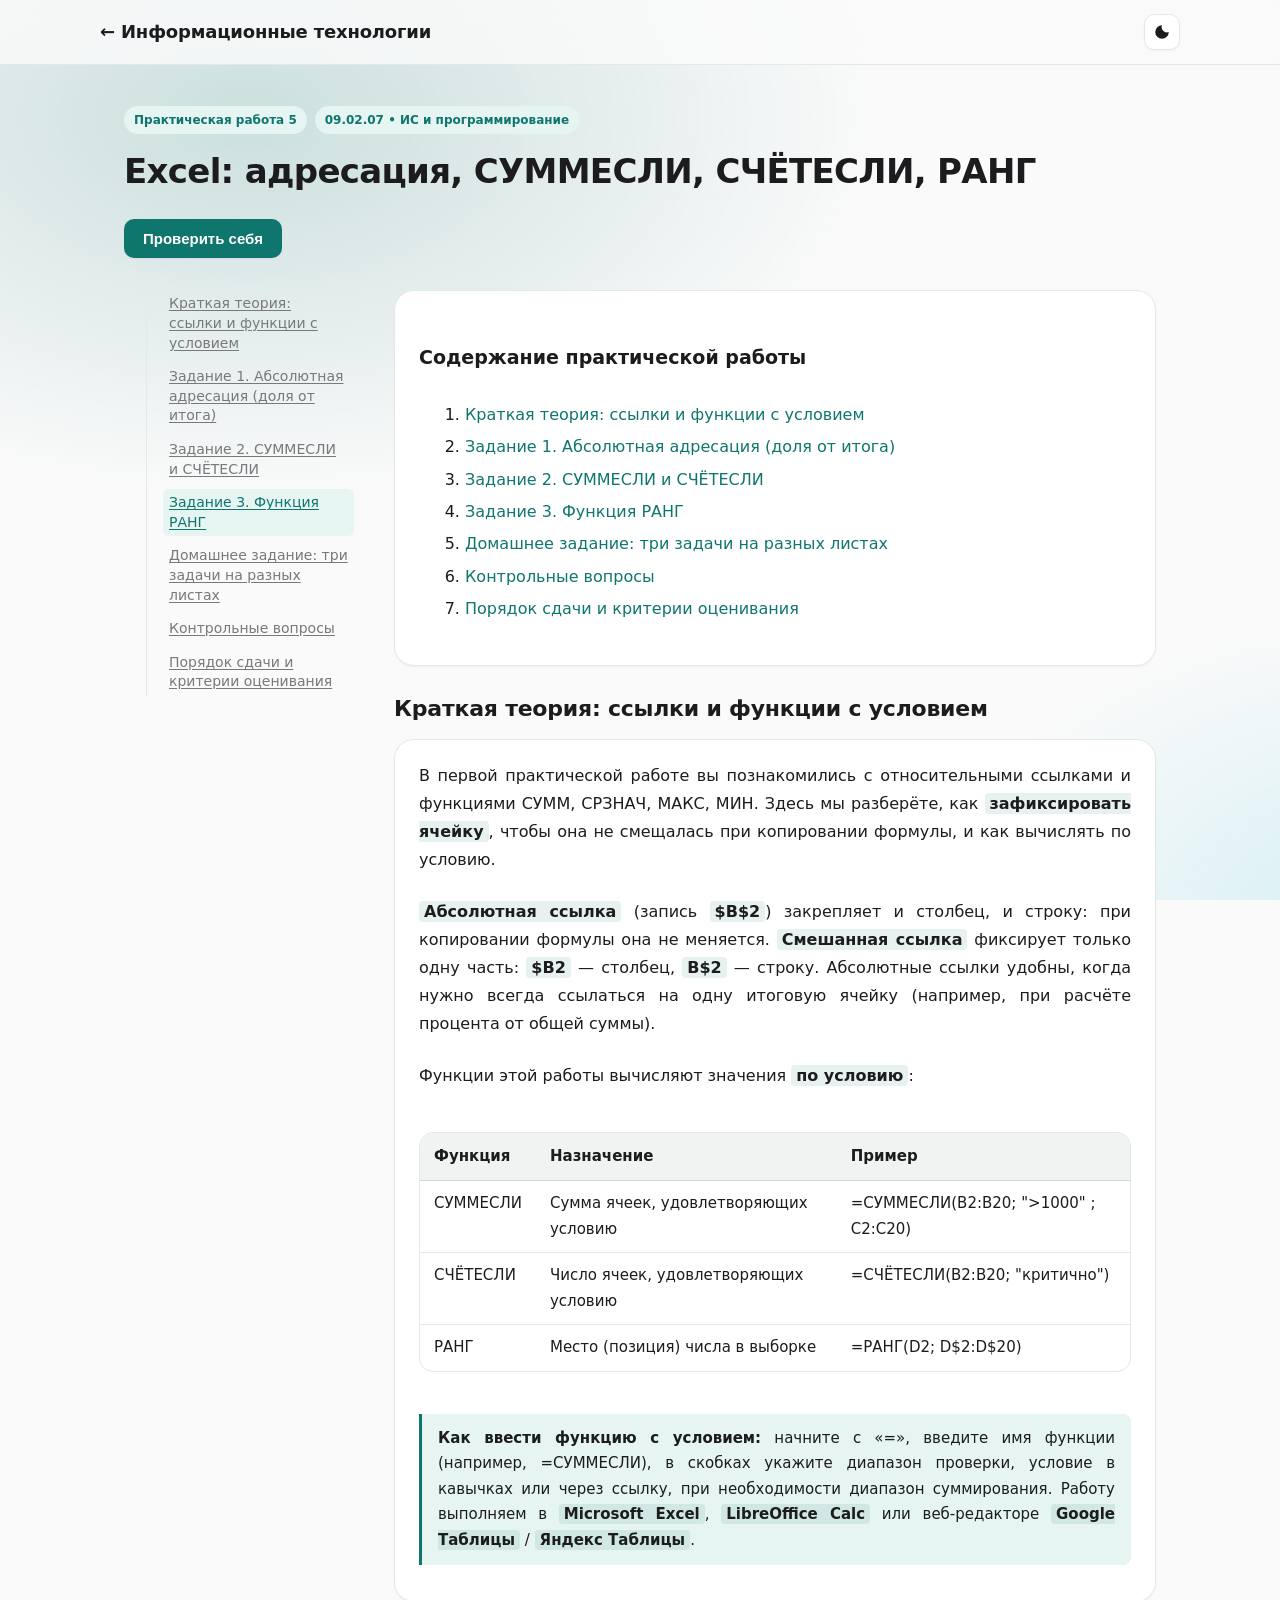
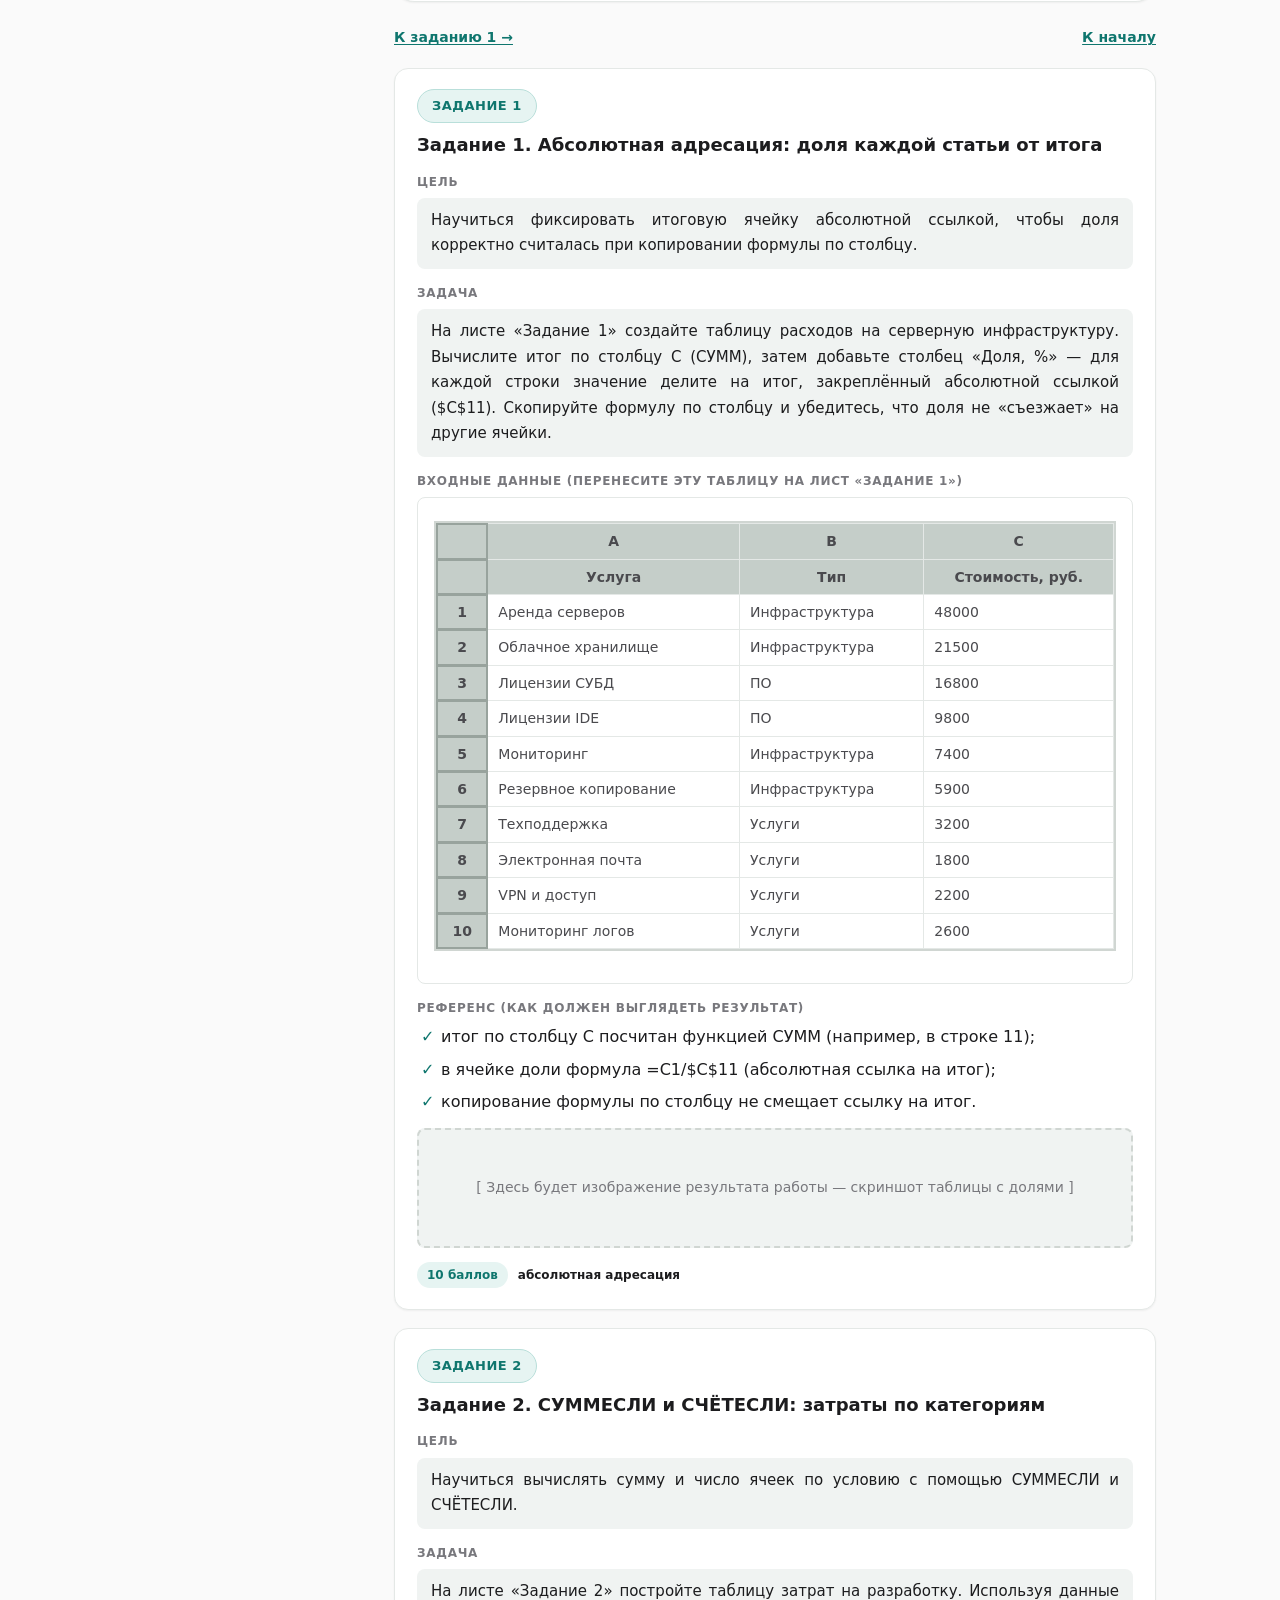
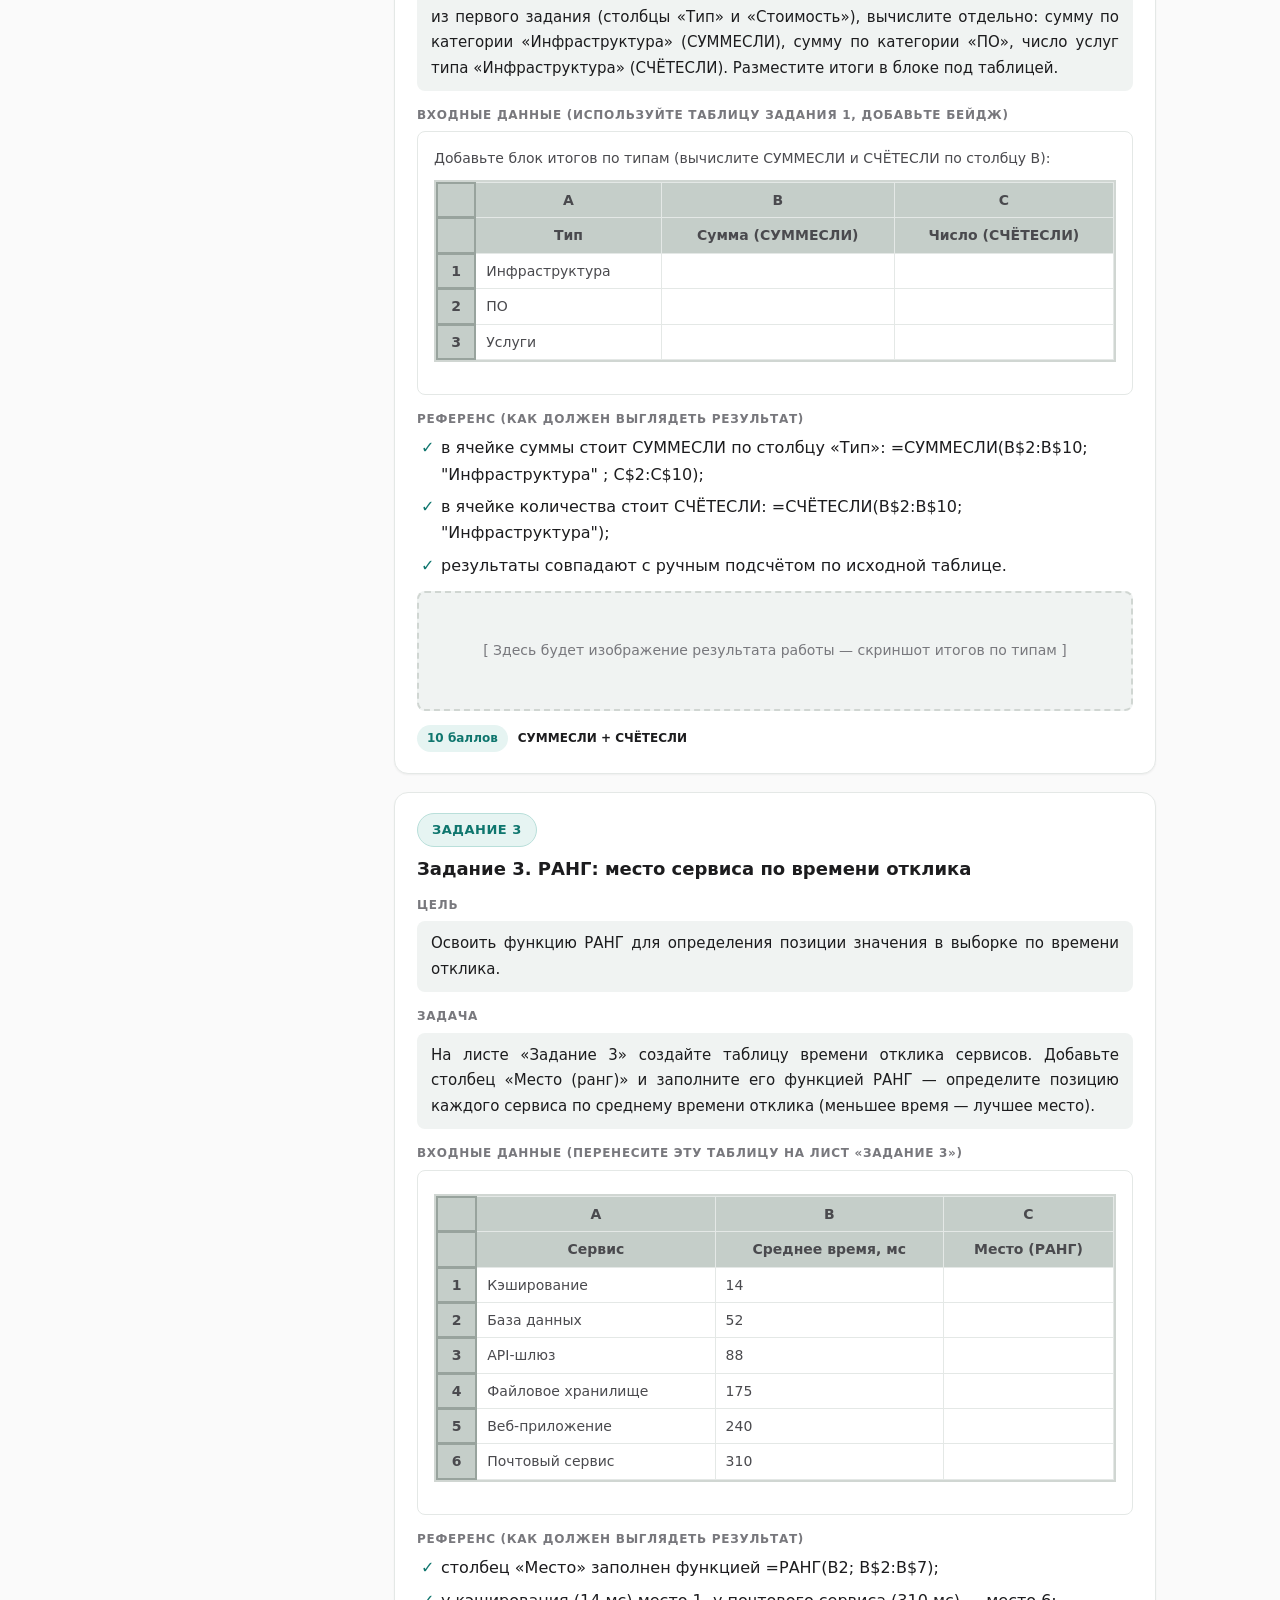
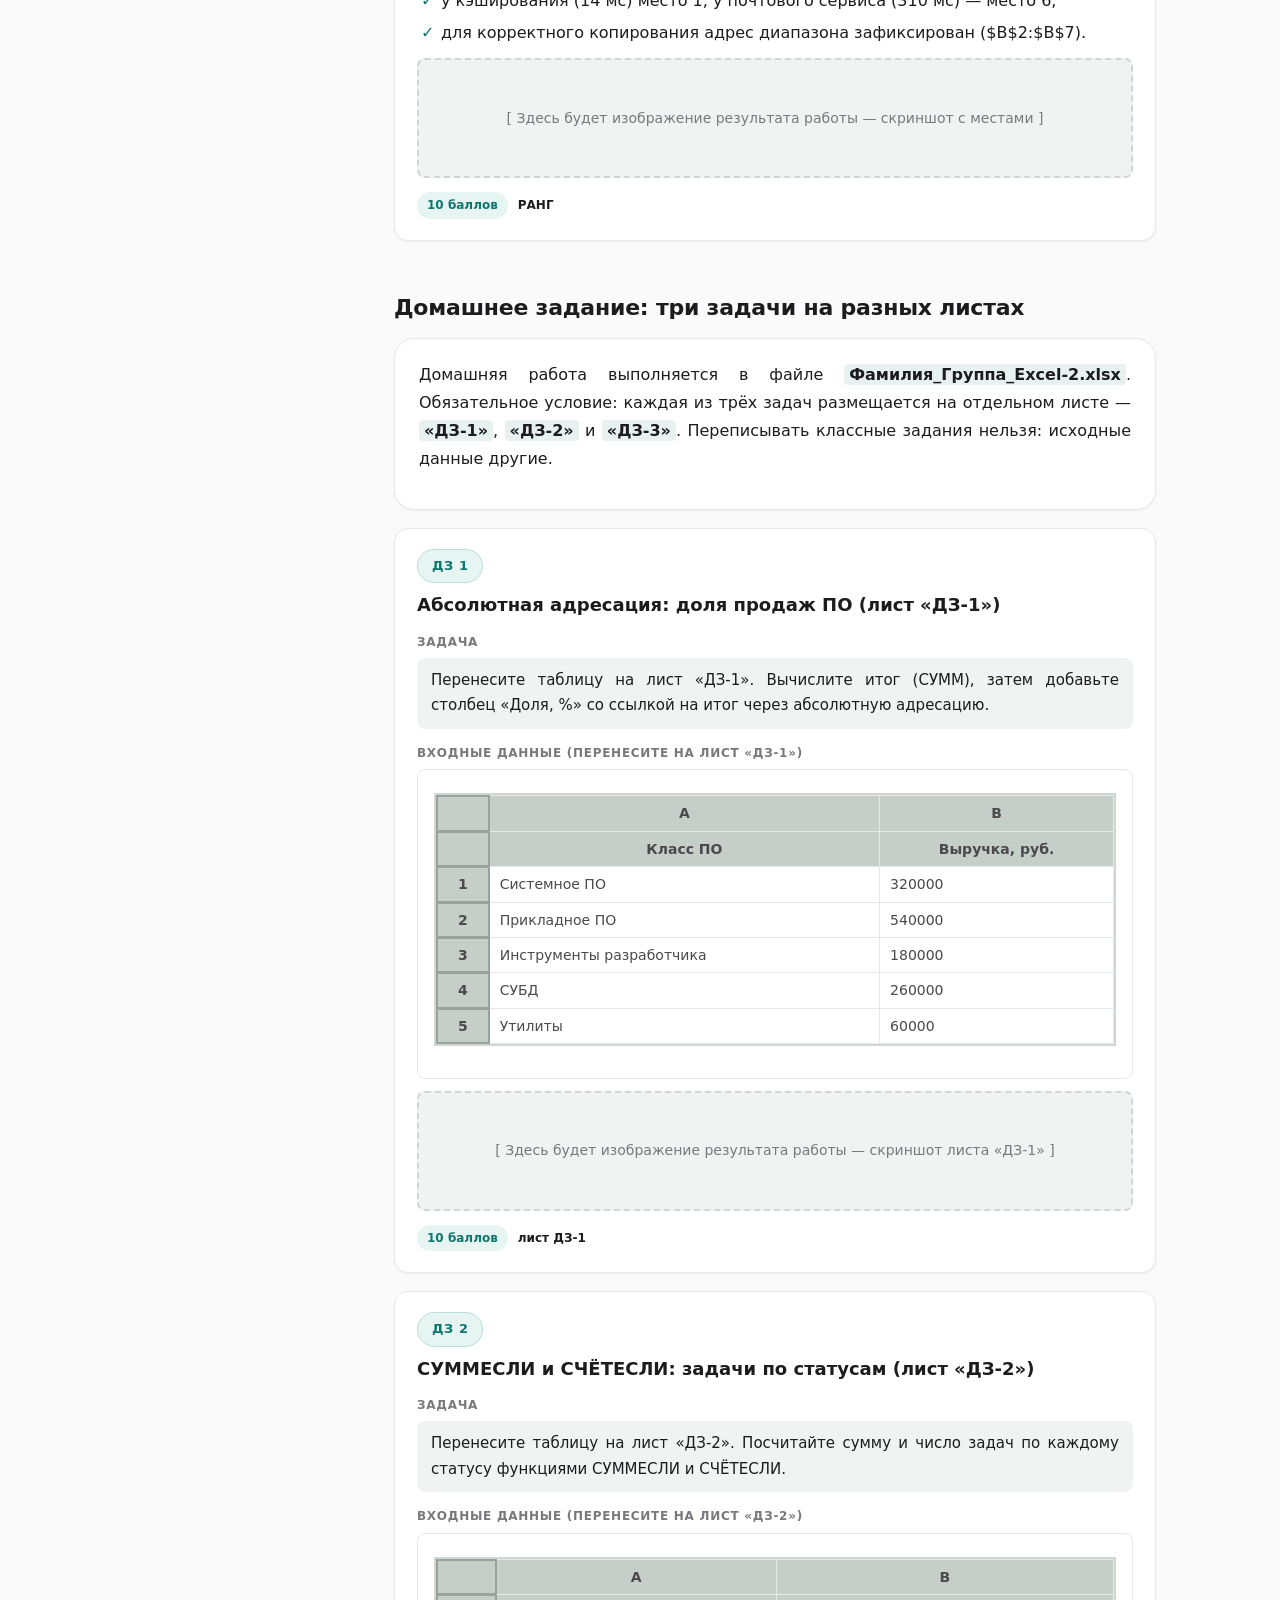
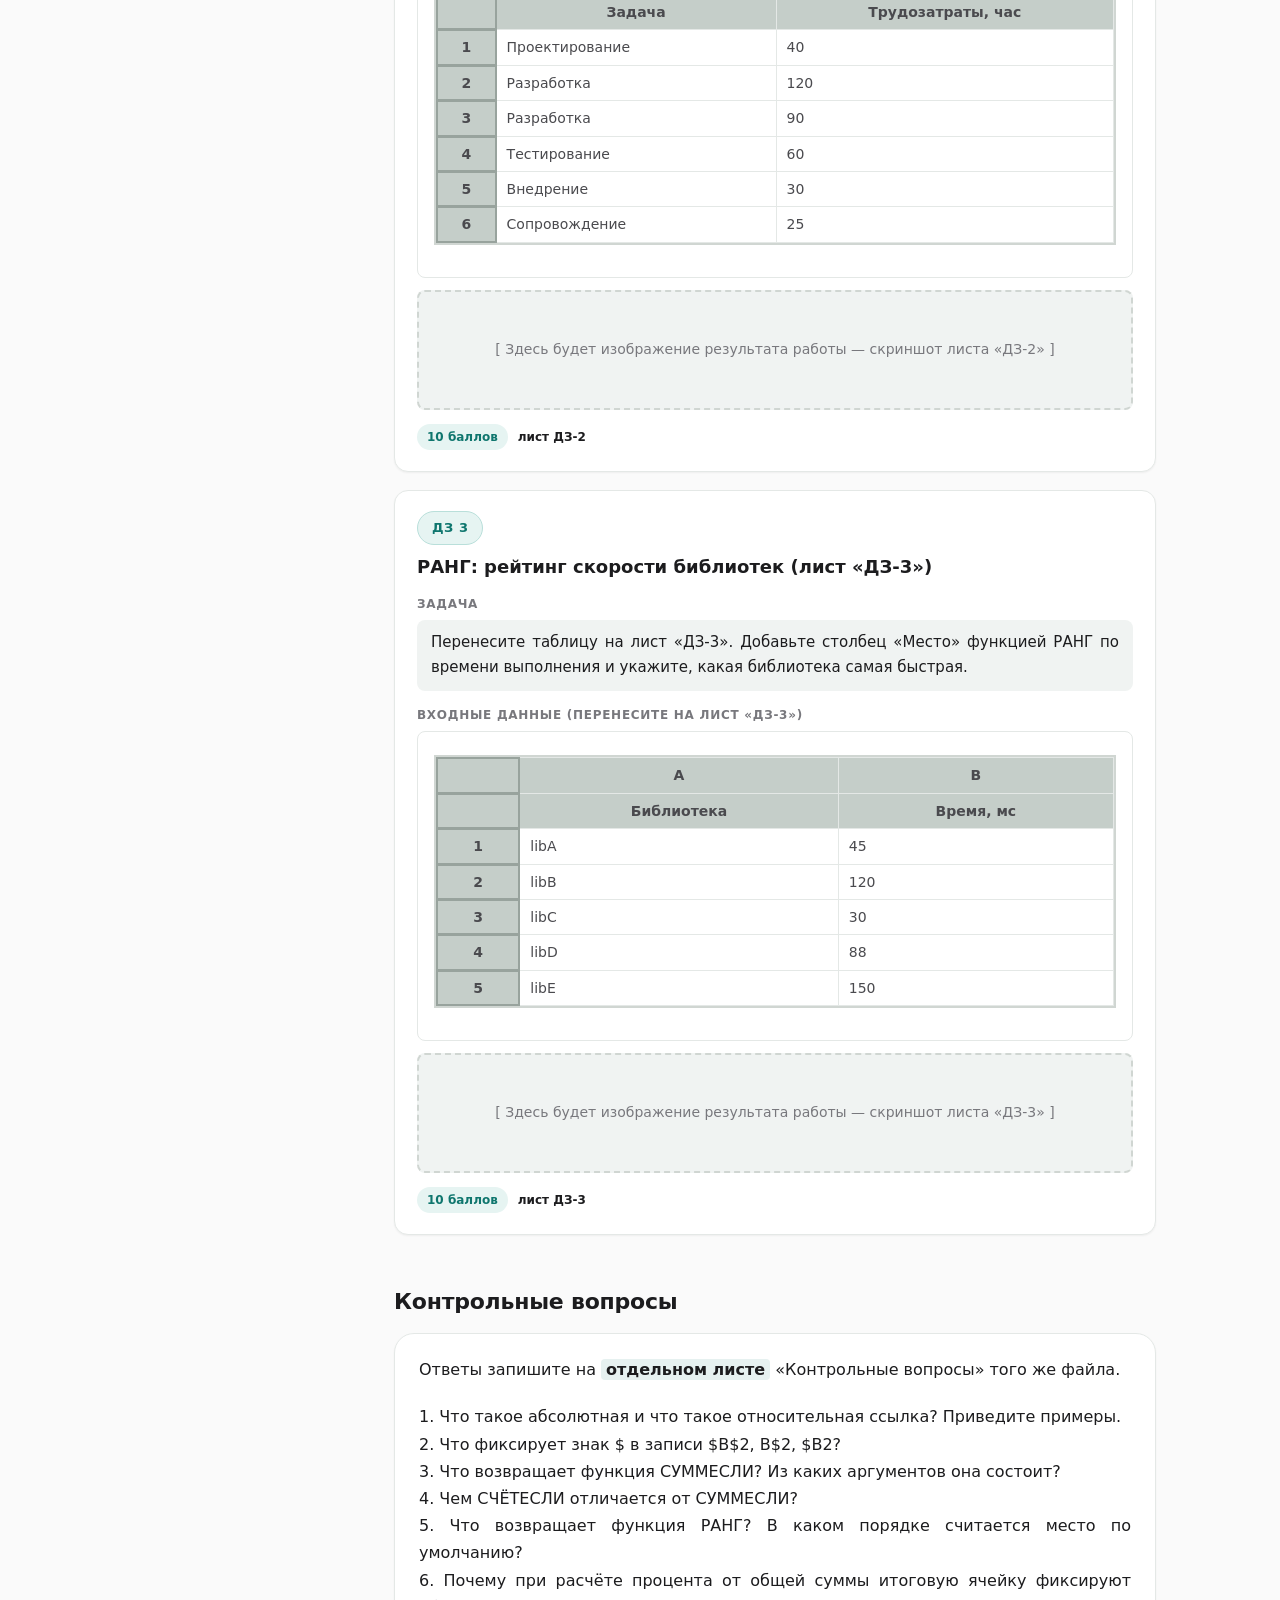
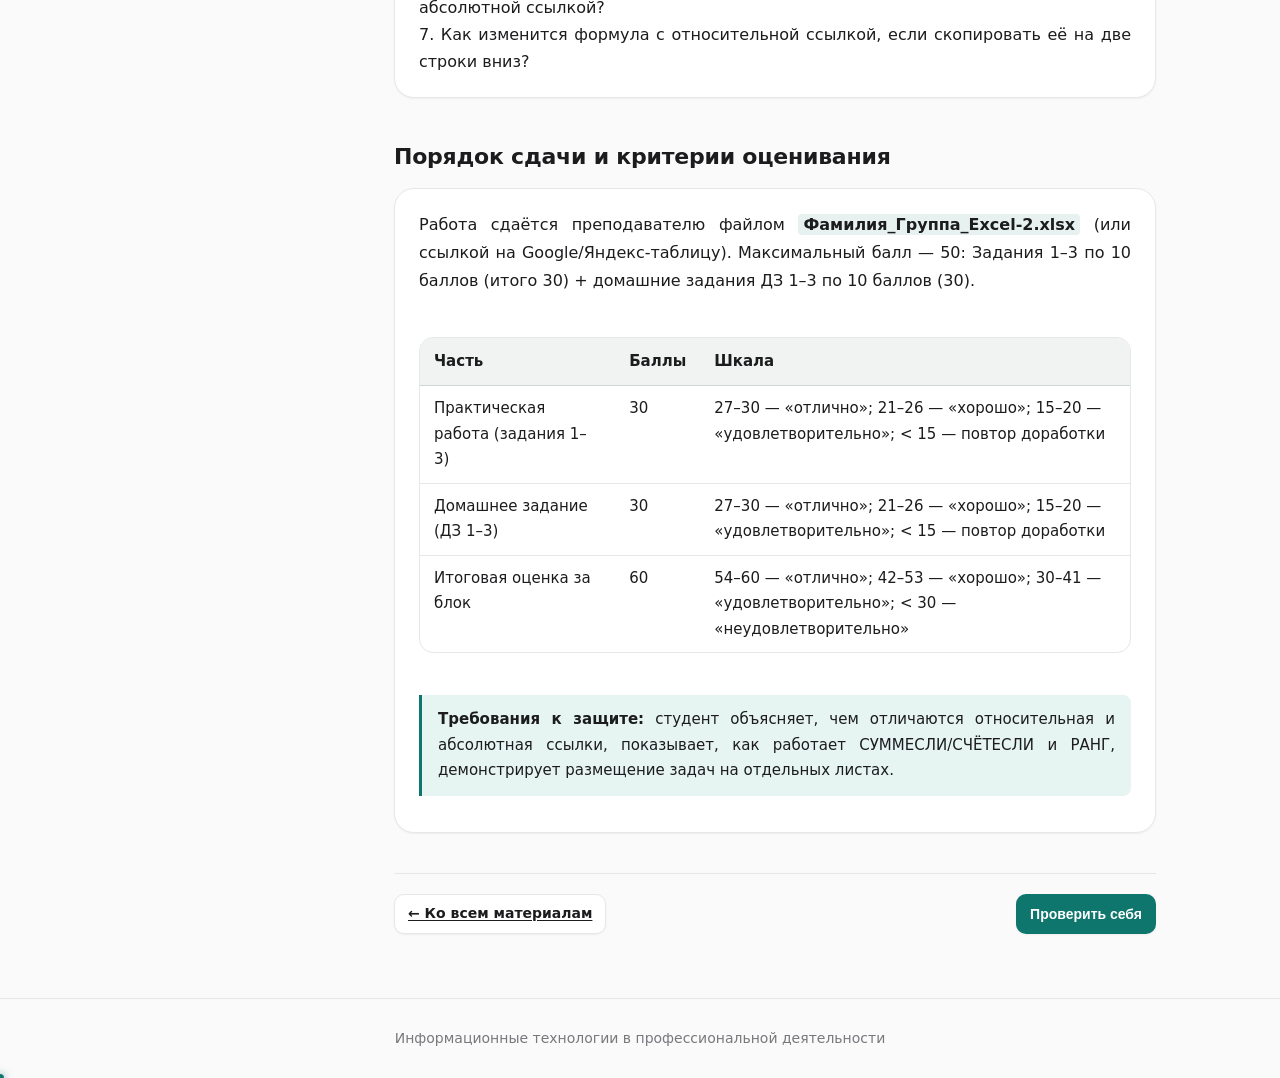
<file: isp/praktica-excel2.html>
<!DOCTYPE html>
<html lang="ru">
<head>
<meta charset="utf-8">
<meta name="viewport" content="width=device-width, initial-scale=1">
<title>Excel: адресация, СУММЕСЛИ, СЧЁТЕСЛИ, РАНГ</title>
<link rel="stylesheet" href="../css/theme.css">
<link rel="stylesheet" href="../css/styles.css">
<link rel="stylesheet" href="../css/magic.css">
</head>
<body>
<header class="header">
  <div class="container header__inner">
    <a class="header__logo" href="../index.html">← Информационные технологии</a>
    <div class="header__right">
      <button class="theme-toggle" data-theme-toggle aria-label="Переключить тему">
        <svg data-icon="dark" viewBox="0 0 24 24" width="18" height="18" fill="currentColor"><path d="M12 3a9 9 0 1 0 9 9 7 7 0 0 1-9-9z"/></svg>
        <svg data-icon="light" viewBox="0 0 24 24" width="18" height="18" fill="currentColor" style="display:none"><path d="M12 7a5 5 0 1 0 0 10 5 5 0 0 0 0-10zm0-4v2m0 14v2m8-9h2M2 12h2m13-7l1.5-1.5M5.5 18.5L7 17m12 1l-1.5-1.5M5.5 5.5L7 7"/></svg>
      </button>
    </div>
  </div>
</header>
<main>
<div class="container">
  <article class="lesson">
    <header class="lesson__header">
      <div class="badge-row">
        <span class="badge badge--mark">Практическая работа 5</span>
        <span class="badge badge--mark">09.02.07 • ИС и программирование</span>
      </div>
      <h1 class="lesson__title">Excel: адресация, СУММЕСЛИ, СЧЁТЕСЛИ, РАНГ</h1>
      <button class="btn btn--quiz" data-quiz-id="isp-excel2" style="margin-top:18px">Проверить себя</button>
    </header>
    <div class="lesson__layout">
      <nav class="lesson__toc"><div class="prose"><ul class="toc"><li><a class="toc-link" href="#s0">Краткая теория: ссылки и функции с условием</a></li><li><a class="toc-link" href="#t1">Задание 1. Абсолютная адресация (доля от итога)</a></li><li><a class="toc-link" href="#t2">Задание 2. СУММЕСЛИ и СЧЁТЕСЛИ</a></li><li><a class="toc-link" href="#t3">Задание 3. Функция РАНГ</a></li><li><a class="toc-link" href="#dz">Домашнее задание: три задачи на разных листах</a></li><li><a class="toc-link" href="#k">Контрольные вопросы</a></li><li><a class="toc-link" href="#s6">Порядок сдачи и критерии оценивания</a></li></ul></div></nav>
      <div class="prose">
        <nav class="card">
          <h3>Содержание практической работы</h3>
          <ol style="padding-left:1.5rem;margin-top:.5rem">
            <li><a href="#s0" style="color:var(--accent);text-decoration:none">Краткая теория: ссылки и функции с условием</a></li>
            <li><a href="#t1" style="color:var(--accent);text-decoration:none">Задание 1. Абсолютная адресация (доля от итога)</a></li>
            <li><a href="#t2" style="color:var(--accent);text-decoration:none">Задание 2. СУММЕСЛИ и СЧЁТЕСЛИ</a></li>
            <li><a href="#t3" style="color:var(--accent);text-decoration:none">Задание 3. Функция РАНГ</a></li>
            <li><a href="#dz" style="color:var(--accent);text-decoration:none">Домашнее задание: три задачи на разных листах</a></li>
            <li><a href="#k" style="color:var(--accent);text-decoration:none">Контрольные вопросы</a></li>
            <li><a href="#s6" style="color:var(--accent);text-decoration:none">Порядок сдачи и критерии оценивания</a></li>
          </ol>
        </nav>
        <!-- s0 -->
        <h2 class="section-title first" id="s0">Краткая теория: ссылки и функции с условием</h2>
        <div class="card">
          <p>В первой практической работе вы познакомились с относительными ссылками и функциями СУММ, СРЗНАЧ, МАКС, МИН. Здесь мы разберёте, как <span class="key">зафиксировать ячейку</span>, чтобы она не смещалась при копировании формулы, и как вычислять по условию.</p>
          <p><span class="key">Абсолютная ссылка</span> (запись <span class="key">$B$2</span>) закрепляет и столбец, и строку: при копировании формулы она не меняется. <span class="key">Смешанная ссылка</span> фиксирует только одну часть: <span class="key">$B2</span> — столбец, <span class="key">B$2</span> — строку. Абсолютные ссылки удобны, когда нужно всегда ссылаться на одну итоговую ячейку (например, при расчёте процента от общей суммы).</p>
          <p>Функции этой работы вычисляют значения <span class="key">по условию</span>:</p>
          <div class="table-wrap"><table>
            <thead><tr><th>Функция</th><th>Назначение</th><th>Пример</th></tr></thead>
            <tbody>
              <tr><td>СУММЕСЛИ</td><td>Сумма ячеек, удовлетворяющих условию</td><td>=СУММЕСЛИ(B2:B20; ">1000" ; C2:C20)</td></tr>
              <tr><td>СЧЁТЕСЛИ</td><td>Число ячеек, удовлетворяющих условию</td><td>=СЧЁТЕСЛИ(B2:B20; "критично")</td></tr>
              <tr><td>РАНГ</td><td>Место (позиция) числа в выборке</td><td>=РАНГ(D2; D$2:D$20)</td></tr>
            </tbody>
          </table></div>
          <div class="info-box"><strong>Как ввести функцию с условием:</strong> начните с «=», введите имя функции (например, =СУММЕСЛИ), в скобках укажите диапазон проверки, условие в кавычках или через ссылку, при необходимости диапазон суммирования. Работу выполняем в <span class="key">Microsoft Excel</span>, <span class="key">LibreOffice Calc</span> или веб-редакторе <span class="key">Google Таблицы</span> / <span class="key">Яндекс Таблицы</span>.</div>
        </div>
        <div class="section-nav"><a href="#t1">К заданию 1 &rarr;</a><a href="#">К началу</a></div>
        <!-- TASK 1 -->
        <div class="task-block" id="t1">
          <span class="task-num">Задание 1</span>
          <div class="task-title">Задание 1. Абсолютная адресация: доля каждой статьи от итога</div>
          <span class="lbl">Цель</span>
          <div class="goal">Научиться фиксировать итоговую ячейку абсолютной ссылкой, чтобы доля корректно считалась при копировании формулы по столбцу.</div>
          <span class="lbl">Задача</span>
          <div class="job">На листе «Задание 1» создайте таблицу расходов на серверную инфраструктуру. Вычислите итог по столбцу C (СУММ), затем добавьте столбец «Доля, %» — для каждой строки значение делите на итог, закреплённый абсолютной ссылкой ($C$11). Скопируйте формулу по столбцу и убедитесь, что доля не «съезжает» на другие ячейки.</div>
          <span class="lbl">Входные данные (перенесите эту таблицу на лист «Задание 1»)</span>
          <div class="src-text">
            <div class="table-wrap excel"><table>
              <thead>
                <tr><th class="corner"></th><th>A</th><th>B</th><th>C</th></tr>
                <tr><th class="corner"></th><th>Услуга</th><th>Тип</th><th>Стоимость, руб.</th></tr>
              </thead>
              <tbody>
                <tr><td class="row-head">1</td><td>Аренда серверов</td><td>Инфраструктура</td><td>48000</td></tr>
                <tr><td class="row-head">2</td><td>Облачное хранилище</td><td>Инфраструктура</td><td>21500</td></tr>
                <tr><td class="row-head">3</td><td>Лицензии СУБД</td><td>ПО</td><td>16800</td></tr>
                <tr><td class="row-head">4</td><td>Лицензии IDE</td><td>ПО</td><td>9800</td></tr>
                <tr><td class="row-head">5</td><td>Мониторинг</td><td>Инфраструктура</td><td>7400</td></tr>
                <tr><td class="row-head">6</td><td>Резервное копирование</td><td>Инфраструктура</td><td>5900</td></tr>
                <tr><td class="row-head">7</td><td>Техподдержка</td><td>Услуги</td><td>3200</td></tr>
                <tr><td class="row-head">8</td><td>Электронная почта</td><td>Услуги</td><td>1800</td></tr>
                <tr><td class="row-head">9</td><td>VPN и доступ</td><td>Услуги</td><td>2200</td></tr>
                <tr><td class="row-head">10</td><td>Мониторинг логов</td><td>Услуги</td><td>2600</td></tr>
              </tbody>
            </table></div>
          </div>
          <span class="lbl">Референс (как должен выглядеть результат)</span>
          <div class="ref-list">
            <ul>
              <li>итог по столбцу C посчитан функцией СУММ (например, в строке 11);</li>
              <li>в ячейке доли формула =C1/$C$11 (абсолютная ссылка на итог);</li>
              <li>копирование формулы по столбцу не смещает ссылку на итог.</li>
            </ul>
          </div>
          <div class="emoji-ph">[ Здесь будет изображение результата работы — скриншот таблицы с долями ]</div>
          <div class="task-meta"><span class="badge level">10 баллов</span><span class="badge">абсолютная адресация</span></div>
        </div>
        <!-- TASK 2 -->
        <div class="task-block" id="t2">
          <span class="task-num">Задание 2</span>
          <div class="task-title">Задание 2. СУММЕСЛИ и СЧЁТЕСЛИ: затраты по категориям</div>
          <span class="lbl">Цель</span>
          <div class="goal">Научиться вычислять сумму и число ячеек по условию с помощью СУММЕСЛИ и СЧЁТЕСЛИ.</div>
          <span class="lbl">Задача</span>
          <div class="job">На листе «Задание 2» постройте таблицу затрат на разработку. Используя данные из первого задания (столбцы «Тип» и «Стоимость»), вычислите отдельно: сумму по категории «Инфраструктура» (СУММЕСЛИ), сумму по категории «ПО», число услуг типа «Инфраструктура» (СЧЁТЕСЛИ). Разместите итоги в блоке под таблицей.</div>
          <span class="lbl">Входные данные (используйте таблицу Задания 1, добавьте бейдж)</span>
          <div class="src-text">
            <p>Добавьте блок итогов по типам (вычислите СУММЕСЛИ и СЧЁТЕСЛИ по столбцу B):</p>
            <div class="table-wrap excel"><table>
              <thead>
                <tr><th class="corner"></th><th>A</th><th>B</th><th>C</th></tr>
                <tr><th class="corner"></th><th>Тип</th><th>Сумма (СУММЕСЛИ)</th><th>Число (СЧЁТЕСЛИ)</th></tr>
              </thead>
              <tbody>
                <tr><td class="row-head">1</td><td>Инфраструктура</td><td></td><td></td></tr>
                <tr><td class="row-head">2</td><td>ПО</td><td></td><td></td></tr>
                <tr><td class="row-head">3</td><td>Услуги</td><td></td><td></td></tr>
              </tbody>
            </table></div>
          </div>
          <span class="lbl">Референс (как должен выглядеть результат)</span>
          <div class="ref-list">
            <ul>
              <li>в ячейке суммы стоит СУММЕСЛИ по столбцу «Тип»: =СУММЕСЛИ(B$2:B$10; "Инфраструктура" ; C$2:C$10);</li>
              <li>в ячейке количества стоит СЧЁТЕСЛИ: =СЧЁТЕСЛИ(B$2:B$10; "Инфраструктура");</li>
              <li>результаты совпадают с ручным подсчётом по исходной таблице.</li>
            </ul>
          </div>
          <div class="emoji-ph">[ Здесь будет изображение результата работы — скриншот итогов по типам ]</div>
          <div class="task-meta"><span class="badge level">10 баллов</span><span class="badge">СУММЕСЛИ + СЧЁТЕСЛИ</span></div>
        </div>
        <!-- TASK 3 -->
        <div class="task-block" id="t3">
          <span class="task-num">Задание 3</span>
          <div class="task-title">Задание 3. РАНГ: место сервиса по времени отклика</div>
          <span class="lbl">Цель</span>
          <div class="goal">Освоить функцию РАНГ для определения позиции значения в выборке по времени отклика.</div>
          <span class="lbl">Задача</span>
          <div class="job">На листе «Задание 3» создайте таблицу времени отклика сервисов. Добавьте столбец «Место (ранг)» и заполните его функцией РАНГ — определите позицию каждого сервиса по среднему времени отклика (меньшее время — лучшее место).</div>
          <span class="lbl">Входные данные (перенесите эту таблицу на лист «Задание 3»)</span>
          <div class="src-text">
            <div class="table-wrap excel"><table>
              <thead>
                <tr><th class="corner"></th><th>A</th><th>B</th><th>C</th></tr>
                <tr><th class="corner"></th><th>Сервис</th><th>Среднее время, мс</th><th>Место (РАНГ)</th></tr>
              </thead>
              <tbody>
                <tr><td class="row-head">1</td><td>Кэширование</td><td>14</td><td></td></tr>
                <tr><td class="row-head">2</td><td>База данных</td><td>52</td><td></td></tr>
                <tr><td class="row-head">3</td><td>API-шлюз</td><td>88</td><td></td></tr>
                <tr><td class="row-head">4</td><td>Файловое хранилище</td><td>175</td><td></td></tr>
                <tr><td class="row-head">5</td><td>Веб-приложение</td><td>240</td><td></td></tr>
                <tr><td class="row-head">6</td><td>Почтовый сервис</td><td>310</td><td></td></tr>
              </tbody>
            </table></div>
          </div>
          <span class="lbl">Референс (как должен выглядеть результат)</span>
          <div class="ref-list">
            <ul>
              <li>столбец «Место» заполнен функцией =РАНГ(B2; B$2:B$7);</li>
              <li>у кэширования (14 мс) место 1, у почтового сервиса (310 мс) — место 6;</li>
              <li>для корректного копирования адрес диапазона зафиксирован ($B$2:$B$7).</li>
            </ul>
          </div>
          <div class="emoji-ph">[ Здесь будет изображение результата работы — скриншот с местами ]</div>
          <div class="task-meta"><span class="badge level">10 баллов</span><span class="badge">РАНГ</span></div>
        </div>
        <!-- ДОМАШНЕЕ ЗАДАНИЕ -->
        <h2 class="section-title" style="margin-top:2.5rem" id="dz">Домашнее задание: три задачи на разных листах</h2>
        <div class="card">
          <p>Домашняя работа выполняется в файле <span class="key">Фамилия_Группа_Excel-2.xlsx</span>. Обязательное условие: каждая из трёх задач размещается на отдельном листе — <span class="key">«ДЗ-1»</span>, <span class="key">«ДЗ-2»</span> и <span class="key">«ДЗ-3»</span>. Переписывать классные задания нельзя: исходные данные другие.</p>
        </div>
        <div class="task-block" id="dz1">
          <span class="task-num">ДЗ 1</span>
          <div class="task-title">Абсолютная адресация: доля продаж ПО (лист «ДЗ-1»)</div>
          <span class="lbl">Задача</span>
          <div class="job">Перенесите таблицу на лист «ДЗ-1». Вычислите итог (СУММ), затем добавьте столбец «Доля, %» со ссылкой на итог через абсолютную адресацию.</div>
          <span class="lbl">Входные данные (перенесите на лист «ДЗ-1»)</span>
          <div class="src-text">
            <div class="table-wrap excel"><table>
              <thead>
                <tr><th class="corner"></th><th>A</th><th>B</th></tr>
                <tr><th class="corner"></th><th>Класс ПО</th><th>Выручка, руб.</th></tr>
              </thead>
              <tbody>
                <tr><td class="row-head">1</td><td>Системное ПО</td><td>320000</td></tr>
                <tr><td class="row-head">2</td><td>Прикладное ПО</td><td>540000</td></tr>
                <tr><td class="row-head">3</td><td>Инструменты разработчика</td><td>180000</td></tr>
                <tr><td class="row-head">4</td><td>СУБД</td><td>260000</td></tr>
                <tr><td class="row-head">5</td><td>Утилиты</td><td>60000</td></tr>
              </tbody>
            </table></div>
          </div>
          <div class="emoji-ph">[ Здесь будет изображение результата работы — скриншот листа «ДЗ-1» ]</div>
          <div class="task-meta"><span class="badge level">10 баллов</span><span class="badge">лист ДЗ-1</span></div>
        </div>
        <div class="task-block" id="dz2">
          <span class="task-num">ДЗ 2</span>
          <div class="task-title">СУММЕСЛИ и СЧЁТЕСЛИ: задачи по статусам (лист «ДЗ-2»)</div>
          <span class="lbl">Задача</span>
          <div class="job">Перенесите таблицу на лист «ДЗ-2». Посчитайте сумму и число задач по каждому статусу функциями СУММЕСЛИ и СЧЁТЕСЛИ.</div>
          <span class="lbl">Входные данные (перенесите на лист «ДЗ-2»)</span>
          <div class="src-text">
            <div class="table-wrap excel"><table>
              <thead>
                <tr><th class="corner"></th><th>A</th><th>B</th></tr>
                <tr><th class="corner"></th><th>Задача</th><th>Трудозатраты, час</th></tr>
              </thead>
              <tbody>
                <tr><td class="row-head">1</td><td>Проектирование</td><td>40</td></tr>
                <tr><td class="row-head">2</td><td>Разработка</td><td>120</td></tr>
                <tr><td class="row-head">3</td><td>Разработка</td><td>90</td></tr>
                <tr><td class="row-head">4</td><td>Тестирование</td><td>60</td></tr>
                <tr><td class="row-head">5</td><td>Внедрение</td><td>30</td></tr>
                <tr><td class="row-head">6</td><td>Сопровождение</td><td>25</td></tr>
              </tbody>
            </table></div>
          </div>
          <div class="emoji-ph">[ Здесь будет изображение результата работы — скриншот листа «ДЗ-2» ]</div>
          <div class="task-meta"><span class="badge level">10 баллов</span><span class="badge">лист ДЗ-2</span></div>
        </div>
        <div class="task-block" id="dz3">
          <span class="task-num">ДЗ 3</span>
          <div class="task-title">РАНГ: рейтинг скорости библиотек (лист «ДЗ-3»)</div>
          <span class="lbl">Задача</span>
          <div class="job">Перенесите таблицу на лист «ДЗ-3». Добавьте столбец «Место» функцией РАНГ по времени выполнения и укажите, какая библиотека самая быстрая.</div>
          <span class="lbl">Входные данные (перенесите на лист «ДЗ-3»)</span>
          <div class="src-text">
            <div class="table-wrap excel"><table>
              <thead>
                <tr><th class="corner"></th><th>A</th><th>B</th></tr>
                <tr><th class="corner"></th><th>Библиотека</th><th>Время, мс</th></tr>
              </thead>
              <tbody>
                <tr><td class="row-head">1</td><td>libA</td><td>45</td></tr>
                <tr><td class="row-head">2</td><td>libB</td><td>120</td></tr>
                <tr><td class="row-head">3</td><td>libC</td><td>30</td></tr>
                <tr><td class="row-head">4</td><td>libD</td><td>88</td></tr>
                <tr><td class="row-head">5</td><td>libE</td><td>150</td></tr>
              </tbody>
            </table></div>
          </div>
          <div class="emoji-ph">[ Здесь будет изображение результата работы — скриншот листа «ДЗ-3» ]</div>
          <div class="task-meta"><span class="badge level">10 баллов</span><span class="badge">лист ДЗ-3</span></div>
        </div>
        <!-- КОНТРОЛЬНЫЕ ВОПРОСЫ -->
        <h2 class="section-title" style="margin-top:2.5rem" id="k">Контрольные вопросы</h2>
        <div class="card">
          <p style="margin-bottom:.6rem">Ответы запишите на <span class="key">отдельном листе</span> «Контрольные вопросы» того же файла.</p>
          <div class="qlist">
            <div class="q">1. Что такое абсолютная и что такое относительная ссылка? Приведите примеры.</div>
            <div class="q">2. Что фиксирует знак $ в записи $B$2, B$2, $B2?</div>
            <div class="q">3. Что возвращает функция СУММЕСЛИ? Из каких аргументов она состоит?</div>
            <div class="q">4. Чем СЧЁТЕСЛИ отличается от СУММЕСЛИ?</div>
            <div class="q">5. Что возвращает функция РАНГ? В каком порядке считается место по умолчанию?</div>
            <div class="q">6. Почему при расчёте процента от общей суммы итоговую ячейку фиксируют абсолютной ссылкой?</div>
            <div class="q">7. Как изменится формула с относительной ссылкой, если скопировать её на две строки вниз?</div>
          </div>
        </div>
        <!-- s6 -->
        <h2 class="section-title" id="s6" style="margin-top:2rem">Порядок сдачи и критерии оценивания</h2>
        <div class="card">
          <p>Работа сдаётся преподавателю файлом <span class="key">Фамилия_Группа_Excel-2.xlsx</span> (или ссылкой на Google/Яндекс-таблицу). Максимальный балл — 50: Задания 1–3 по 10 баллов (итого 30) + домашние задания ДЗ 1–3 по 10 баллов (30).</p>
          <div class="table-wrap"><table>
            <thead><tr><th>Часть</th><th>Баллы</th><th>Шкала</th></tr></thead>
            <tbody>
              <tr><td>Практическая работа (задания 1–3)</td><td>30</td><td>27–30 — «отлично»; 21–26 — «хорошо»; 15–20 — «удовлетворительно»; &lt; 15 — повтор доработки</td></tr>
              <tr><td>Домашнее задание (ДЗ 1–3)</td><td>30</td><td>27–30 — «отлично»; 21–26 — «хорошо»; 15–20 — «удовлетворительно»; &lt; 15 — повтор доработки</td></tr>
              <tr><td>Итоговая оценка за блок</td><td>60</td><td>54–60 — «отлично»; 42–53 — «хорошо»; 30–41 — «удовлетворительно»; &lt; 30 — «неудовлетворительно»</td></tr>
            </tbody>
          </table></div>
          <div class="info-box cyan"><strong>Требования к защите:</strong> студент объясняет, чем отличаются относительная и абсолютная ссылки, показывает, как работает СУММЕСЛИ/СЧЁТЕСЛИ и РАНГ, демонстрирует размещение задач на отдельных листах.</div>
        </div>
        <div class="lesson__nav">
          <a class="btn btn--ghost btn--sm" href="../index.html">← Ко всем материалам</a>
          <button class="btn btn--sm btn--quiz" data-quiz-id="isp-excel2">Проверить себя</button>
        </div>
      </div>
    </div>
  </article>
</div>
</main>
<footer class="footer"><div class="container">Информационные технологии в профессиональной деятельности</div></footer>
<script src="../js/theme.js"></script>
<script src="../js/cursor.js"></script>
<script src="../js/quiz-data.js"></script>
<script src="../js/quiz.js"></script>
<script src="../js/main.js"></script>
</body>
</html>
</file>
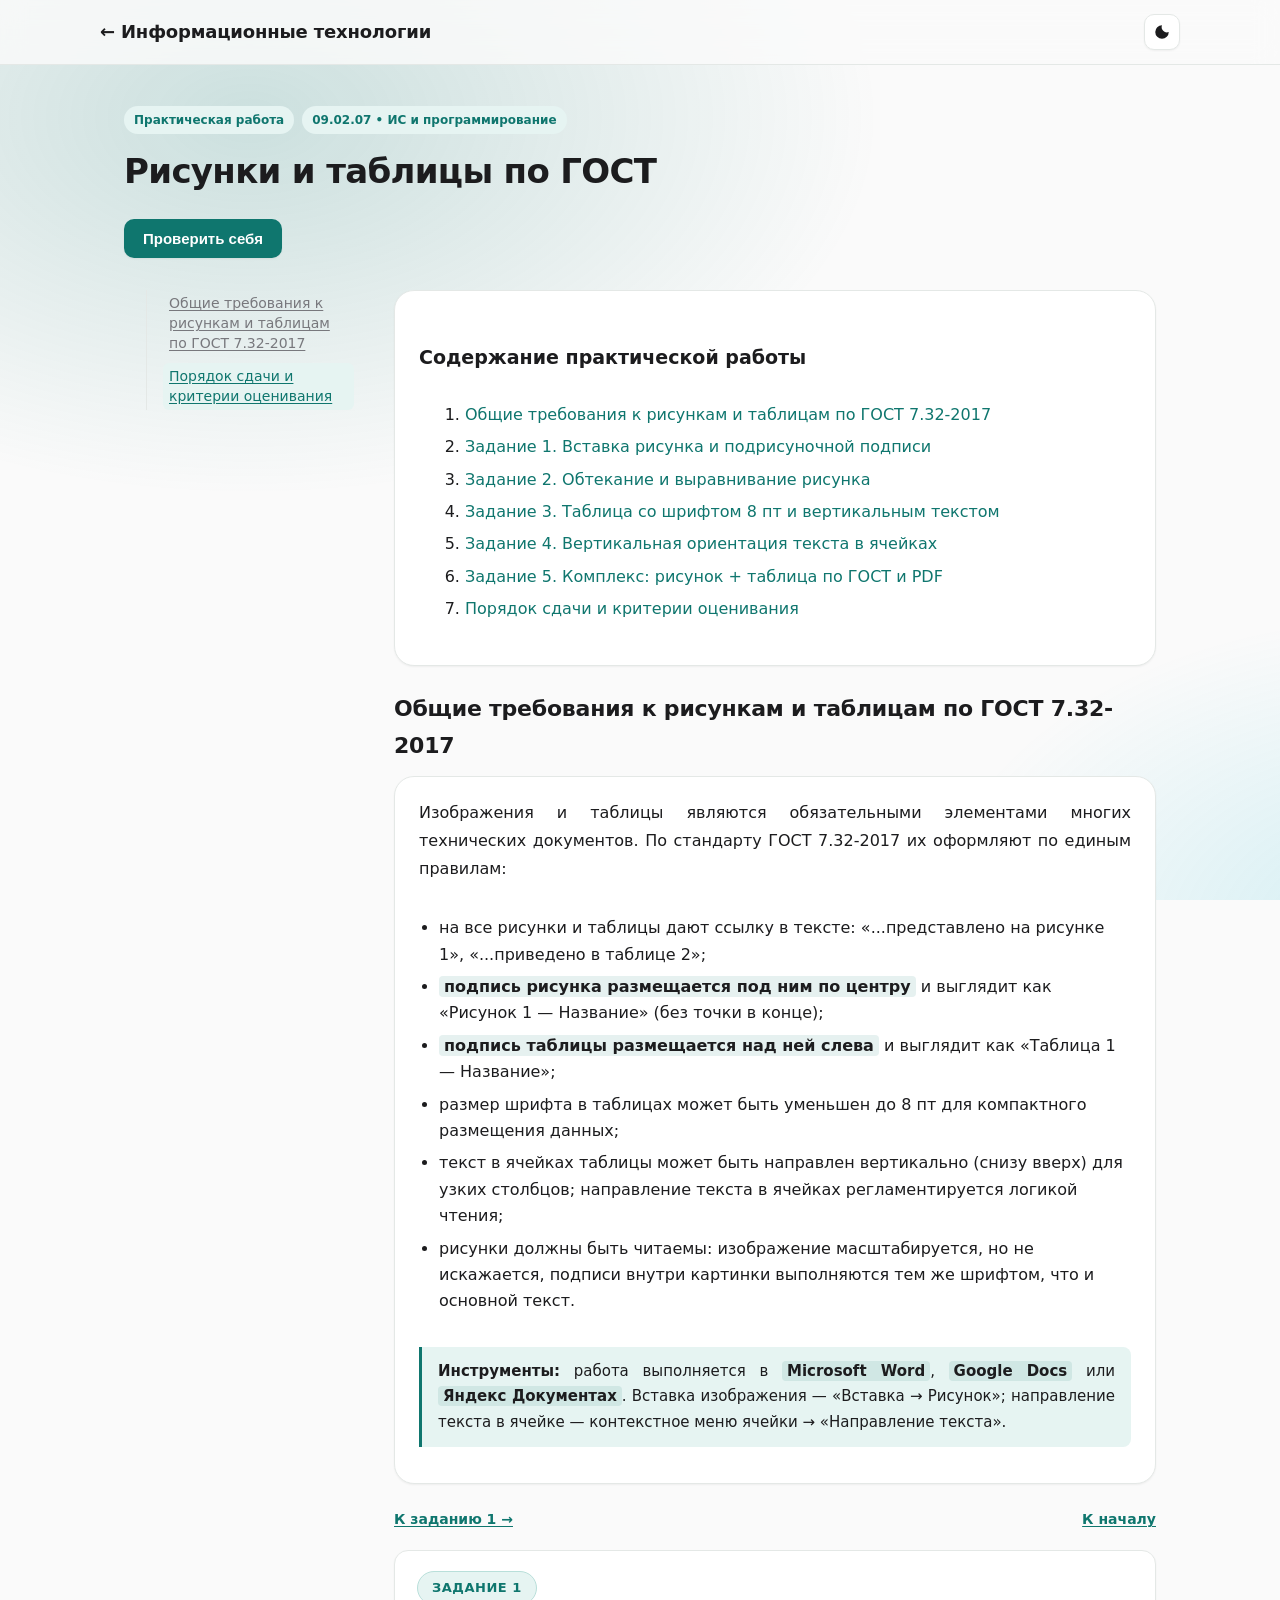
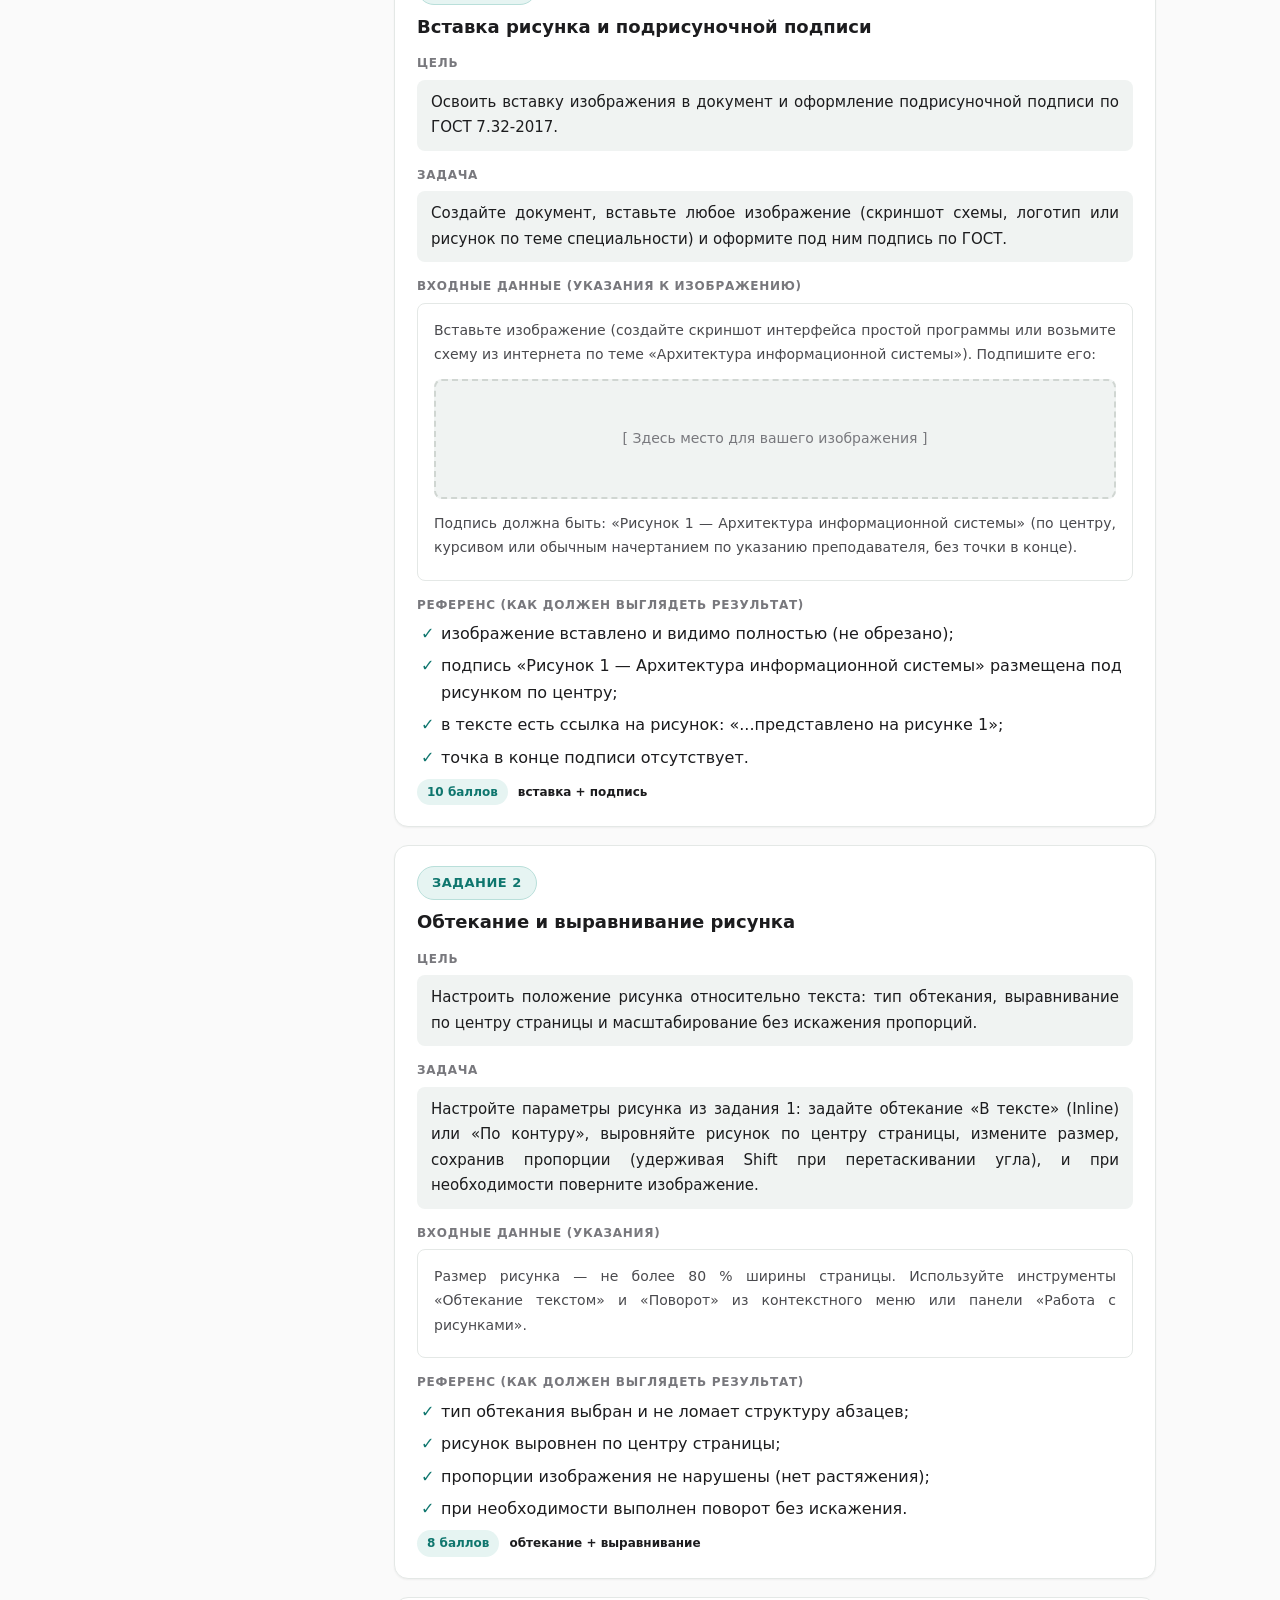
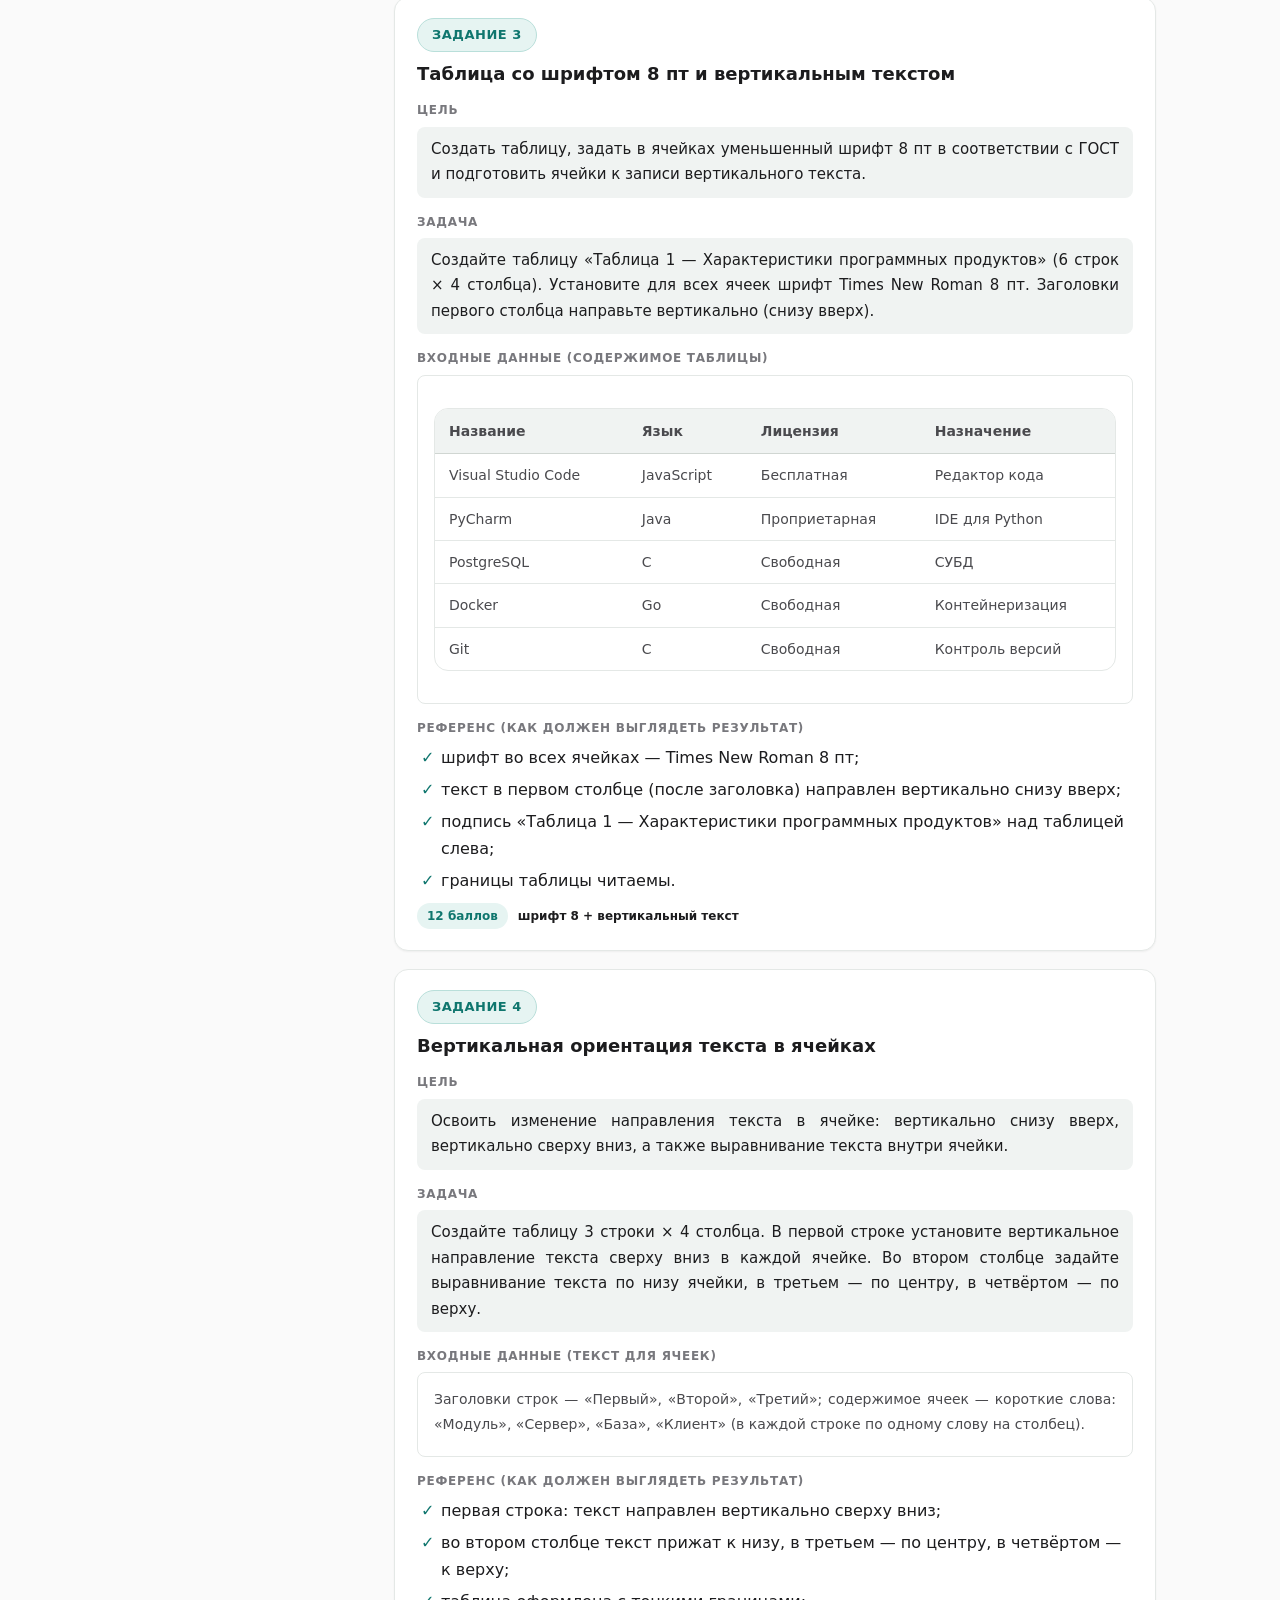
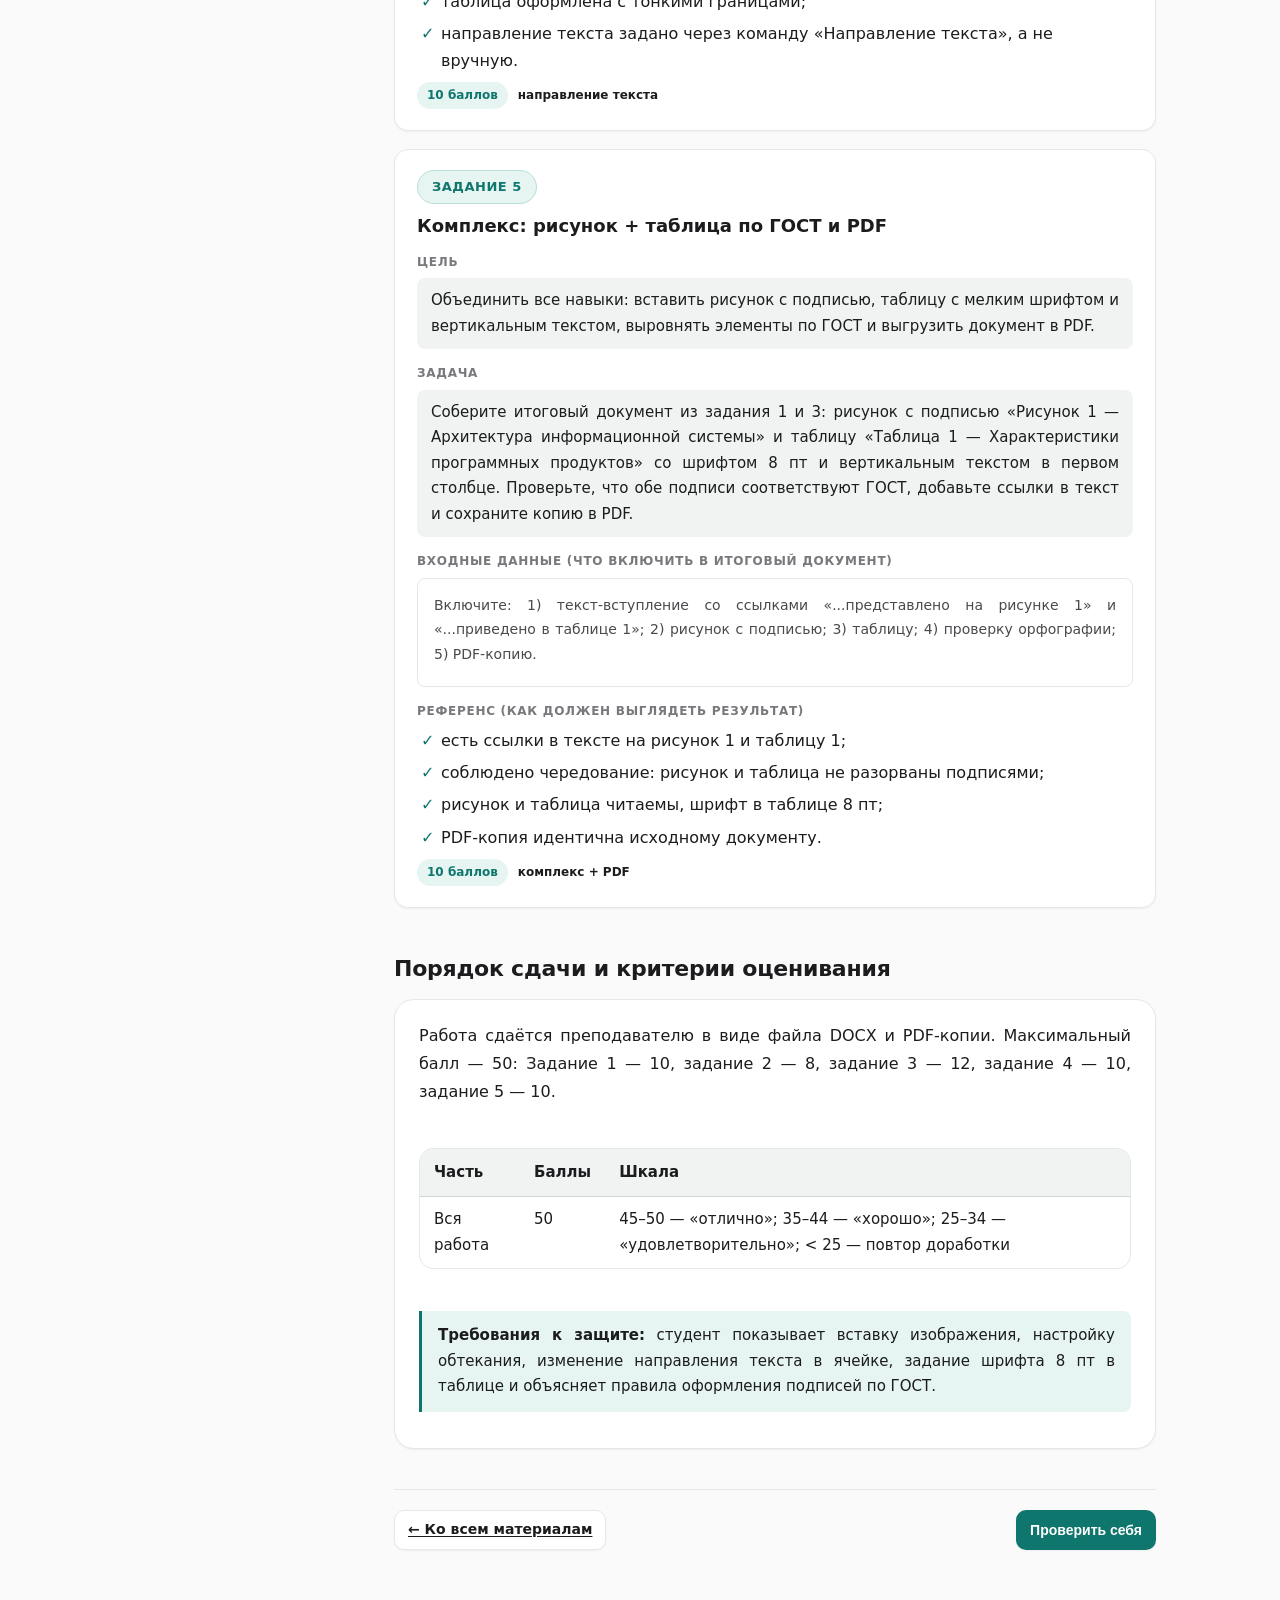
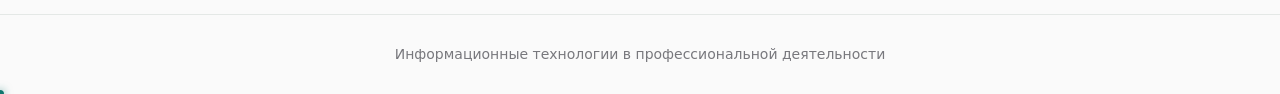
<file: isp/praktica-pictures.html>
<!DOCTYPE html>
<html lang="ru">
<head>
<meta charset="utf-8">
<meta name="viewport" content="width=device-width, initial-scale=1">
<title>Рисунки и таблицы по ГОСТ</title>
<link rel="stylesheet" href="../css/theme.css">
<link rel="stylesheet" href="../css/styles.css">
<link rel="stylesheet" href="../css/magic.css">
</head>
<body>
<header class="header">
  <div class="container header__inner">
    <a class="header__logo" href="../index.html">← Информационные технологии</a>
    <div class="header__right">
      <button class="theme-toggle" data-theme-toggle aria-label="Переключить тему">
        <svg data-icon="dark" viewBox="0 0 24 24" width="18" height="18" fill="currentColor"><path d="M12 3a9 9 0 1 0 9 9 7 7 0 0 1-9-9z"/></svg>
        <svg data-icon="light" viewBox="0 0 24 24" width="18" height="18" fill="currentColor" style="display:none"><path d="M12 7a5 5 0 1 0 0 10 5 5 0 0 0 0-10zm0-4v2m0 14v2m8-9h2M2 12h2m13-7l1.5-1.5M5.5 18.5L7 17m12 1l-1.5-1.5M5.5 5.5L7 7"/></svg>
      </button>
    </div>
  </div>
</header>
<main>
<div class="container">
  <article class="lesson">
    <header class="lesson__header">
      <div class="badge-row">
        <span class="badge badge--mark">Практическая работа</span>
        <span class="badge badge--mark">09.02.07 • ИС и программирование</span>
      </div>
      <h1 class="lesson__title">Рисунки и таблицы по ГОСТ</h1>
      <button class="btn btn--quiz" data-quiz-id="isp-pictures" style="margin-top:18px">Проверить себя</button>
    </header>
    <div class="lesson__layout">
      <nav class="lesson__toc"><div class="prose"><ul class="toc"><li><a class="toc-link" href="#s0">Общие требования к рисункам и таблицам по ГОСТ 7.32-2017</a></li><li><a class="toc-link" href="#s6">Порядок сдачи и критерии оценивания</a></li></ul></div></nav>
      <div class="prose">
        <nav class="card">
          <h3>Содержание практической работы</h3>
          <ol style="padding-left:1.5rem;margin-top:.5rem">
            <li><a href="#s0" style="color:var(--accent);text-decoration:none">Общие требования к рисункам и таблицам по ГОСТ 7.32-2017</a></li>
            <li><a href="#t1" style="color:var(--accent);text-decoration:none">Задание 1. Вставка рисунка и подрисуночной подписи</a></li>
            <li><a href="#t2" style="color:var(--accent);text-decoration:none">Задание 2. Обтекание и выравнивание рисунка</a></li>
            <li><a href="#t3" style="color:var(--accent);text-decoration:none">Задание 3. Таблица со шрифтом 8 пт и вертикальным текстом</a></li>
            <li><a href="#t4" style="color:var(--accent);text-decoration:none">Задание 4. Вертикальная ориентация текста в ячейках</a></li>
            <li><a href="#t5" style="color:var(--accent);text-decoration:none">Задание 5. Комплекс: рисунок + таблица по ГОСТ и PDF</a></li>
            <li><a href="#s6" style="color:var(--accent);text-decoration:none">Порядок сдачи и критерии оценивания</a></li>
          </ol>
        </nav>
        <!-- s0 -->
        <h2 class="section-title first" id="s0">Общие требования к рисункам и таблицам по ГОСТ 7.32-2017</h2>
        <div class="card">
          <p>Изображения и таблицы являются обязательными элементами многих технических документов. По стандарту ГОСТ 7.32-2017 их оформляют по единым правилам:</p>
          <div class="ref-list">
            <ul>
              <li>на все рисунки и таблицы дают ссылку в тексте: «...представлено на рисунке 1», «...приведено в таблице 2»;</li>
              <li><span class="key">подпись рисунка размещается под ним по центру</span> и выглядит как «Рисунок 1 — Название» (без точки в конце);</li>
              <li><span class="key">подпись таблицы размещается над ней слева</span> и выглядит как «Таблица 1 — Название»;</li>
              <li>размер шрифта в таблицах может быть уменьшен до 8 пт для компактного размещения данных;</li>
              <li>текст в ячейках таблицы может быть направлен вертикально (снизу вверх) для узких столбцов; направление текста в ячейках регламентируется логикой чтения;</li>
              <li>рисунки должны быть читаемы: изображение масштабируется, но не искажается, подписи внутри картинки выполняются тем же шрифтом, что и основной текст.</li>
            </ul>
          </div>
          <div class="info-box"><strong>Инструменты:</strong> работа выполняется в <span class="key">Microsoft Word</span>, <span class="key">Google Docs</span> или <span class="key">Яндекс Документах</span>. Вставка изображения — «Вставка → Рисунок»; направление текста в ячейке — контекстное меню ячейки → «Направление текста».</div>
        </div>
        <div class="section-nav"><a href="#t1">К заданию 1 &rarr;</a><a href="#">К началу</a></div>
        <!-- TASK 1 -->
        <div class="task-block" id="t1">
          <span class="task-num">Задание 1</span>
          <div class="task-title">Вставка рисунка и подрисуночной подписи</div>
          <span class="lbl">Цель</span>
          <div class="goal">Освоить вставку изображения в документ и оформление подрисуночной подписи по ГОСТ 7.32-2017.</div>
          <span class="lbl">Задача</span>
          <div class="job">Создайте документ, вставьте любое изображение (скриншот схемы, логотип или рисунок по теме специальности) и оформите под ним подпись по ГОСТ.</div>
          <span class="lbl">Входные данные (указания к изображению)</span>
          <div class="src-text">
            <p>Вставьте изображение (создайте скриншот интерфейса простой программы или возьмите схему из интернета по теме «Архитектура информационной системы»). Подпишите его:</p>
            <div class="emoji-ph">[ Здесь место для вашего изображения ]</div>
            <p>Подпись должна быть: «Рисунок 1 — Архитектура информационной системы» (по центру, курсивом или обычным начертанием по указанию преподавателя, без точки в конце).</p>
          </div>
          <span class="lbl">Референс (как должен выглядеть результат)</span>
          <div class="ref-list">
            <ul>
              <li>изображение вставлено и видимо полностью (не обрезано);</li>
              <li>подпись «Рисунок 1 — Архитектура информационной системы» размещена под рисунком по центру;</li>
              <li>в тексте есть ссылка на рисунок: «...представлено на рисунке 1»;</li>
              <li>точка в конце подписи отсутствует.</li>
            </ul>
          </div>
          <div class="task-meta"><span class="badge level">10 баллов</span><span class="badge">вставка + подпись</span></div>
  
        </div>
        <!-- TASK 2 -->
        <div class="task-block" id="t2">
          <span class="task-num">Задание 2</span>
          <div class="task-title">Обтекание и выравнивание рисунка</div>
          <span class="lbl">Цель</span>
          <div class="goal">Настроить положение рисунка относительно текста: тип обтекания, выравнивание по центру страницы и масштабирование без искажения пропорций.</div>
          <span class="lbl">Задача</span>
          <div class="job">Настройте параметры рисунка из задания 1: задайте обтекание «В тексте» (Inline) или «По контуру», выровняйте рисунок по центру страницы, измените размер, сохранив пропорции (удерживая Shift при перетаскивании угла), и при необходимости поверните изображение.</div>
          <span class="lbl">Входные данные (указания)</span>
          <div class="src-text">
            <p>Размер рисунка — не более 80 % ширины страницы. Используйте инструменты «Обтекание текстом» и «Поворот» из контекстного меню или панели «Работа с рисунками».</p>
          </div>
          <span class="lbl">Референс (как должен выглядеть результат)</span>
          <div class="ref-list">
            <ul>
              <li>тип обтекания выбран и не ломает структуру абзацев;</li>
              <li>рисунок выровнен по центру страницы;</li>
              <li>пропорции изображения не нарушены (нет растяжения);</li>
              <li>при необходимости выполнен поворот без искажения.</li>
            </ul>
          </div>
          <div class="task-meta"><span class="badge level">8 баллов</span><span class="badge">обтекание + выравнивание</span></div>
  
        </div>
        <!-- TASK 3 -->
        <div class="task-block" id="t3">
          <span class="task-num">Задание 3</span>
          <div class="task-title">Таблица со шрифтом 8 пт и вертикальным текстом</div>
          <span class="lbl">Цель</span>
          <div class="goal">Создать таблицу, задать в ячейках уменьшенный шрифт 8 пт в соответствии с ГОСТ и подготовить ячейки к записи вертикального текста.</div>
          <span class="lbl">Задача</span>
          <div class="job">Создайте таблицу «Таблица 1 — Характеристики программных продуктов» (6 строк × 4 столбца). Установите для всех ячеек шрифт Times New Roman 8 пт. Заголовки первого столбца направьте вертикально (снизу вверх).</div>
          <span class="lbl">Входные данные (содержимое таблицы)</span>
          <div class="src-text">
            <div class="table-wrap">
              <table><thead><tr><th>Название</th><th>Язык</th><th>Лицензия</th><th>Назначение</th></tr></thead>
              <tbody>
                <tr><td>Visual Studio Code</td><td>JavaScript</td><td>Бесплатная</td><td>Редактор кода</td></tr>
                <tr><td>PyCharm</td><td>Java</td><td>Проприетарная</td><td>IDE для Python</td></tr>
                <tr><td>PostgreSQL</td><td>C</td><td>Свободная</td><td>СУБД</td></tr>
                <tr><td>Docker</td><td>Go</td><td>Свободная</td><td>Контейнеризация</td></tr>
                <tr><td>Git</td><td>C</td><td>Свободная</td><td>Контроль версий</td></tr>
              </tbody></table>
            </div>
          </div>
          <span class="lbl">Референс (как должен выглядеть результат)</span>
          <div class="ref-list">
            <ul>
              <li>шрифт во всех ячейках — Times New Roman 8 пт;</li>
              <li>текст в первом столбце (после заголовка) направлен вертикально снизу вверх;</li>
              <li>подпись «Таблица 1 — Характеристики программных продуктов» над таблицей слева;</li>
              <li>границы таблицы читаемы.</li>
            </ul>
          </div>
          <div class="task-meta"><span class="badge level">12 баллов</span><span class="badge">шрифт 8 + вертикальный текст</span></div>
  
        </div>
        <!-- TASK 4 -->
        <div class="task-block" id="t4">
          <span class="task-num">Задание 4</span>
          <div class="task-title">Вертикальная ориентация текста в ячейках</div>
          <span class="lbl">Цель</span>
          <div class="goal">Освоить изменение направления текста в ячейке: вертикально снизу вверх, вертикально сверху вниз, а также выравнивание текста внутри ячейки.</div>
          <span class="lbl">Задача</span>
          <div class="job">Создайте таблицу 3 строки × 4 столбца. В первой строке установите вертикальное направление текста сверху вниз в каждой ячейке. Во втором столбце задайте выравнивание текста по низу ячейки, в третьем — по центру, в четвёртом — по верху.</div>
          <span class="lbl">Входные данные (текст для ячеек)</span>
          <div class="src-text">
            <p>Заголовки строк — «Первый», «Второй», «Третий»; содержимое ячеек — короткие слова: «Модуль», «Сервер», «База», «Клиент» (в каждой строке по одному слову на столбец).</p>
          </div>
          <span class="lbl">Референс (как должен выглядеть результат)</span>
          <div class="ref-list">
            <ul>
              <li>первая строка: текст направлен вертикально сверху вниз;</li>
              <li>во втором столбце текст прижат к низу, в третьем — по центру, в четвёртом — к верху;</li>
              <li>таблица оформлена с тонкими границами;</li>
              <li>направление текста задано через команду «Направление текста», а не вручную.</li>
            </ul>
          </div>
          <div class="task-meta"><span class="badge level">10 баллов</span><span class="badge">направление текста</span></div>
  
        </div>
        <!-- TASK 5 -->
        <div class="task-block" id="t5">
          <span class="task-num">Задание 5</span>
          <div class="task-title">Комплекс: рисунок + таблица по ГОСТ и PDF</div>
          <span class="lbl">Цель</span>
          <div class="goal">Объединить все навыки: вставить рисунок с подписью, таблицу с мелким шрифтом и вертикальным текстом, выровнять элементы по ГОСТ и выгрузить документ в PDF.</div>
          <span class="lbl">Задача</span>
          <div class="job">Соберите итоговый документ из задания 1 и 3: рисунок с подписью «Рисунок 1 — Архитектура информационной системы» и таблицу «Таблица 1 — Характеристики программных продуктов» со шрифтом 8 пт и вертикальным текстом в первом столбце. Проверьте, что обе подписи соответствуют ГОСТ, добавьте ссылки в текст и сохраните копию в PDF.</div>
          <span class="lbl">Входные данные (что включить в итоговый документ)</span>
          <div class="src-text">
            <p>Включите: 1) текст-вступление со ссылками «...представлено на рисунке 1» и «...приведено в таблице 1»; 2) рисунок с подписью; 3) таблицу; 4) проверку орфографии; 5) PDF-копию.</p>
          </div>
          <span class="lbl">Референс (как должен выглядеть результат)</span>
          <div class="ref-list">
            <ul>
              <li>есть ссылки в тексте на рисунок 1 и таблицу 1;</li>
              <li>соблюдено чередование: рисунок и таблица не разорваны подписями;</li>
              <li>рисунок и таблица читаемы, шрифт в таблице 8 пт;</li>
              <li>PDF-копия идентична исходному документу.</li>
            </ul>
          </div>
          <div class="task-meta"><span class="badge level">10 баллов</span><span class="badge">комплекс + PDF</span></div>
  
        </div>
        <!-- s6 -->
        <h2 class="section-title" id="s6">Порядок сдачи и критерии оценивания</h2>
        <div class="card">
          <p>Работа сдаётся преподавателю в виде файла DOCX и PDF-копии. Максимальный балл — 50: Задание 1 — 10, задание 2 — 8, задание 3 — 12, задание 4 — 10, задание 5 — 10.</p>
          <div class="table-wrap"><table>
            <thead><tr><th>Часть</th><th>Баллы</th><th>Шкала</th></tr></thead>
            <tbody>
              <tr><td>Вся работа</td><td>50</td><td>45–50 — «отлично»; 35–44 — «хорошо»; 25–34 — «удовлетворительно»; &lt; 25 — повтор доработки</td></tr>
            </tbody>
          </table></div>
          <div class="info-box cyan"><strong>Требования к защите:</strong> студент показывает вставку изображения, настройку обтекания, изменение направления текста в ячейке, задание шрифта 8 пт в таблице и объясняет правила оформления подписей по ГОСТ.</div>
        </div>
        <div class="lesson__nav">
          <a class="btn btn--ghost btn--sm" href="../index.html">← Ко всем материалам</a>
          <button class="btn btn--sm btn--quiz" data-quiz-id="isp-pictures">Проверить себя</button>
        </div>
      </div>
    </div>
  </article>
</div>
</main>
<footer class="footer"><div class="container">Информационные технологии в профессиональной деятельности</div></footer>
<script src="../js/theme.js"></script>
<script src="../js/cursor.js"></script>
<script src="../js/quiz-data.js"></script>
<script src="../js/quiz.js"></script>
<script src="../js/main.js"></script>
</body>
</html>
</file>
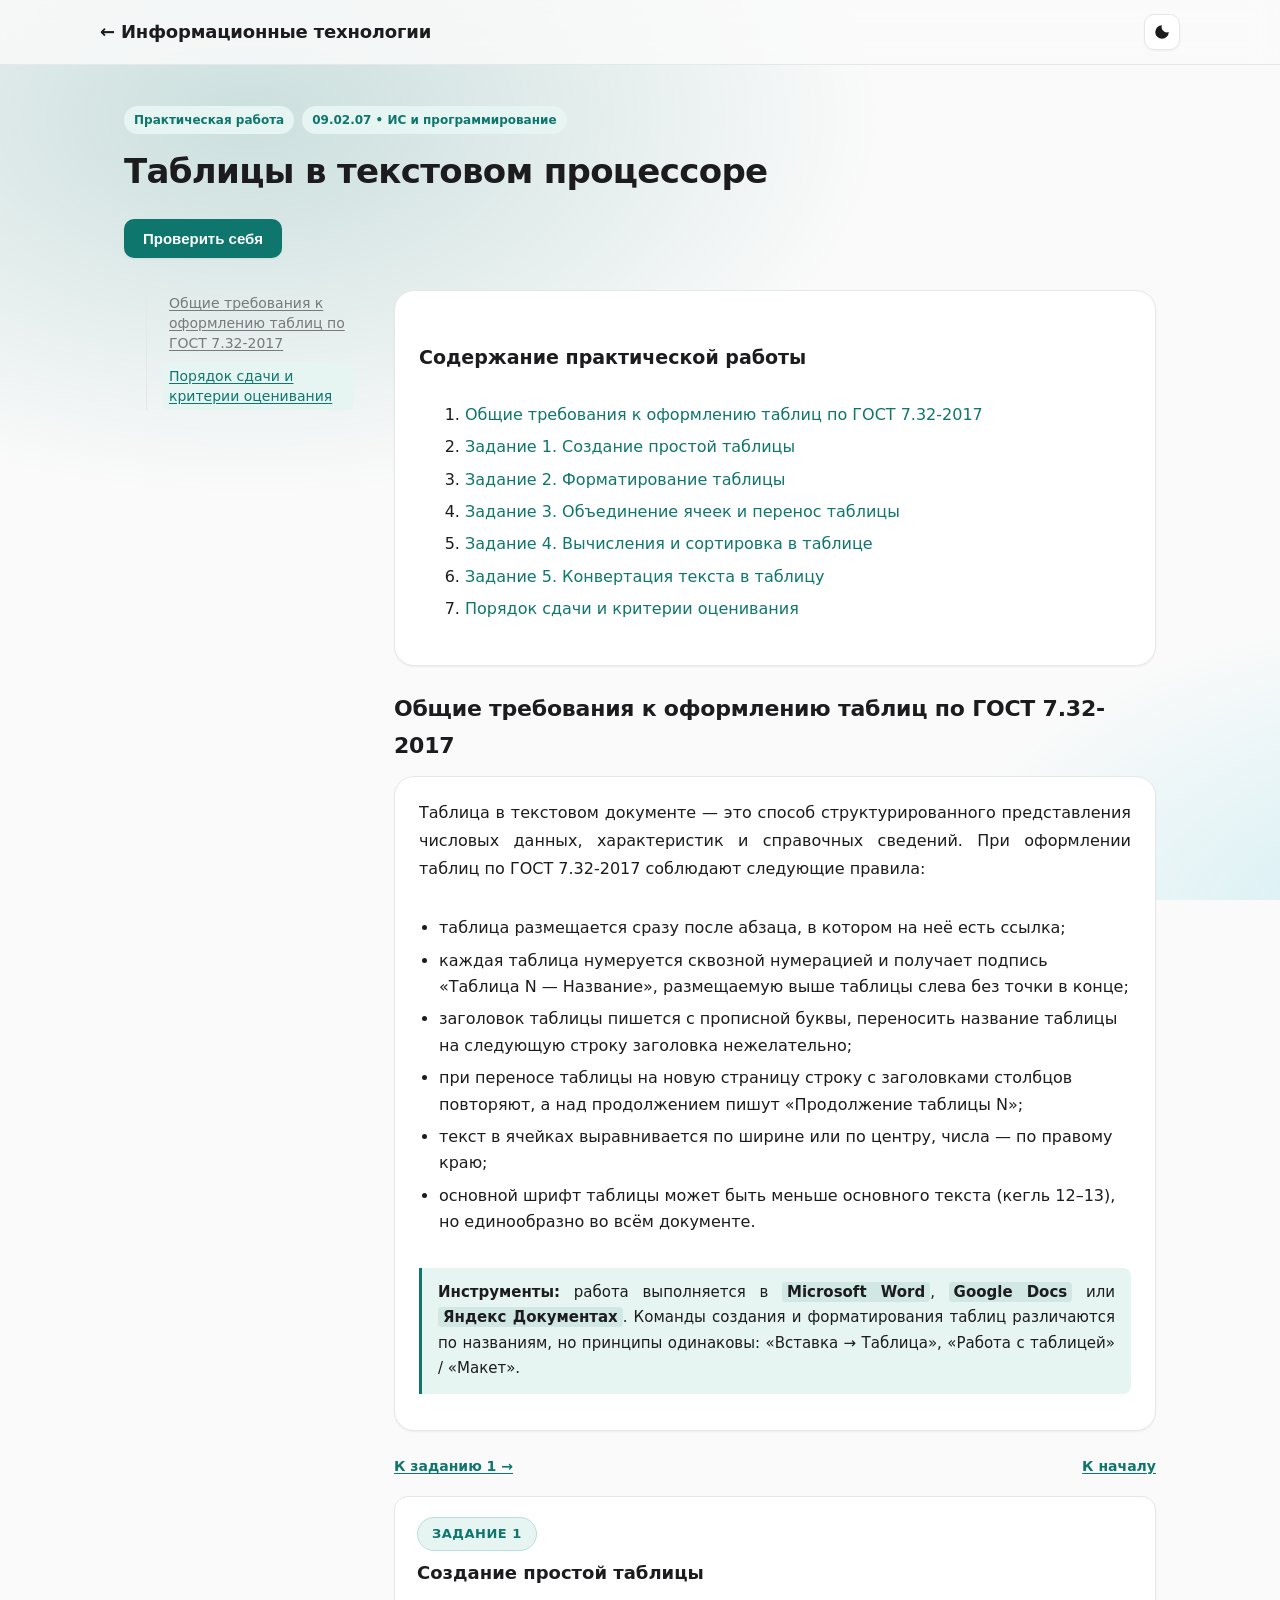
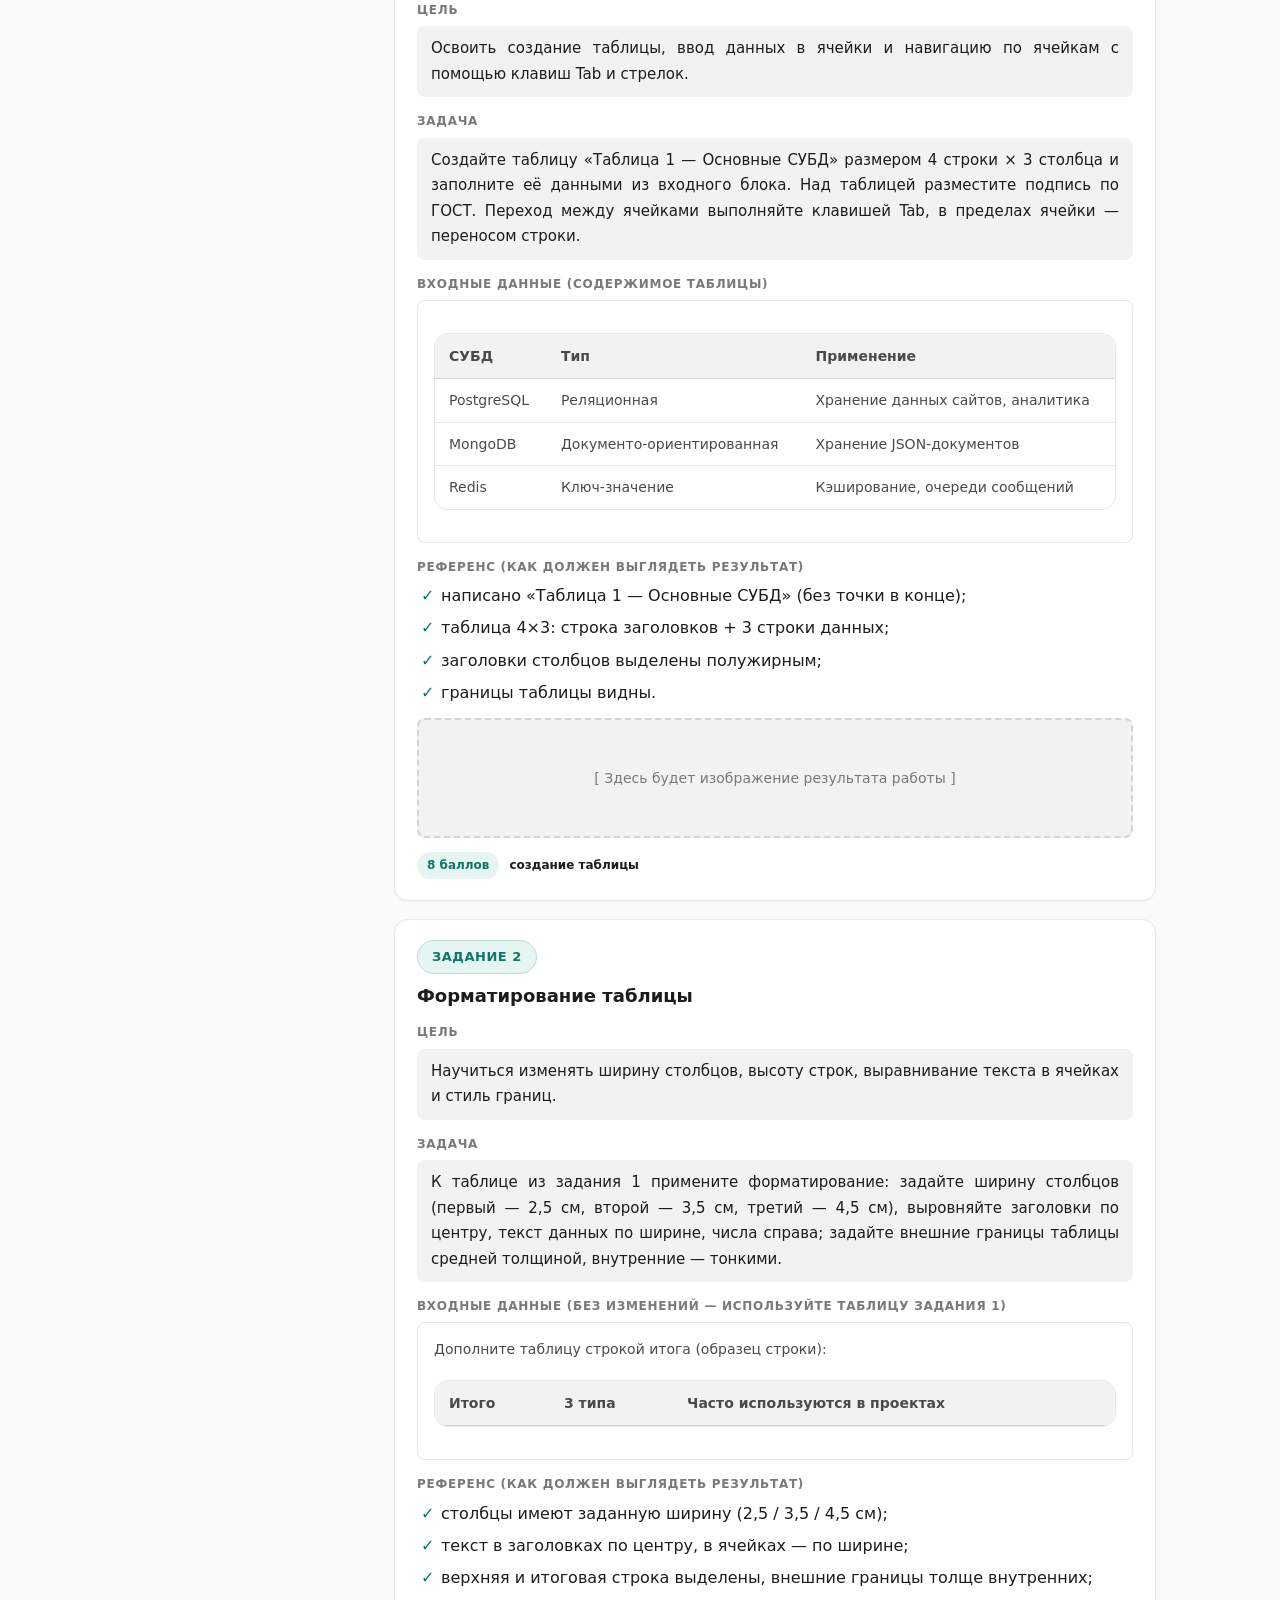
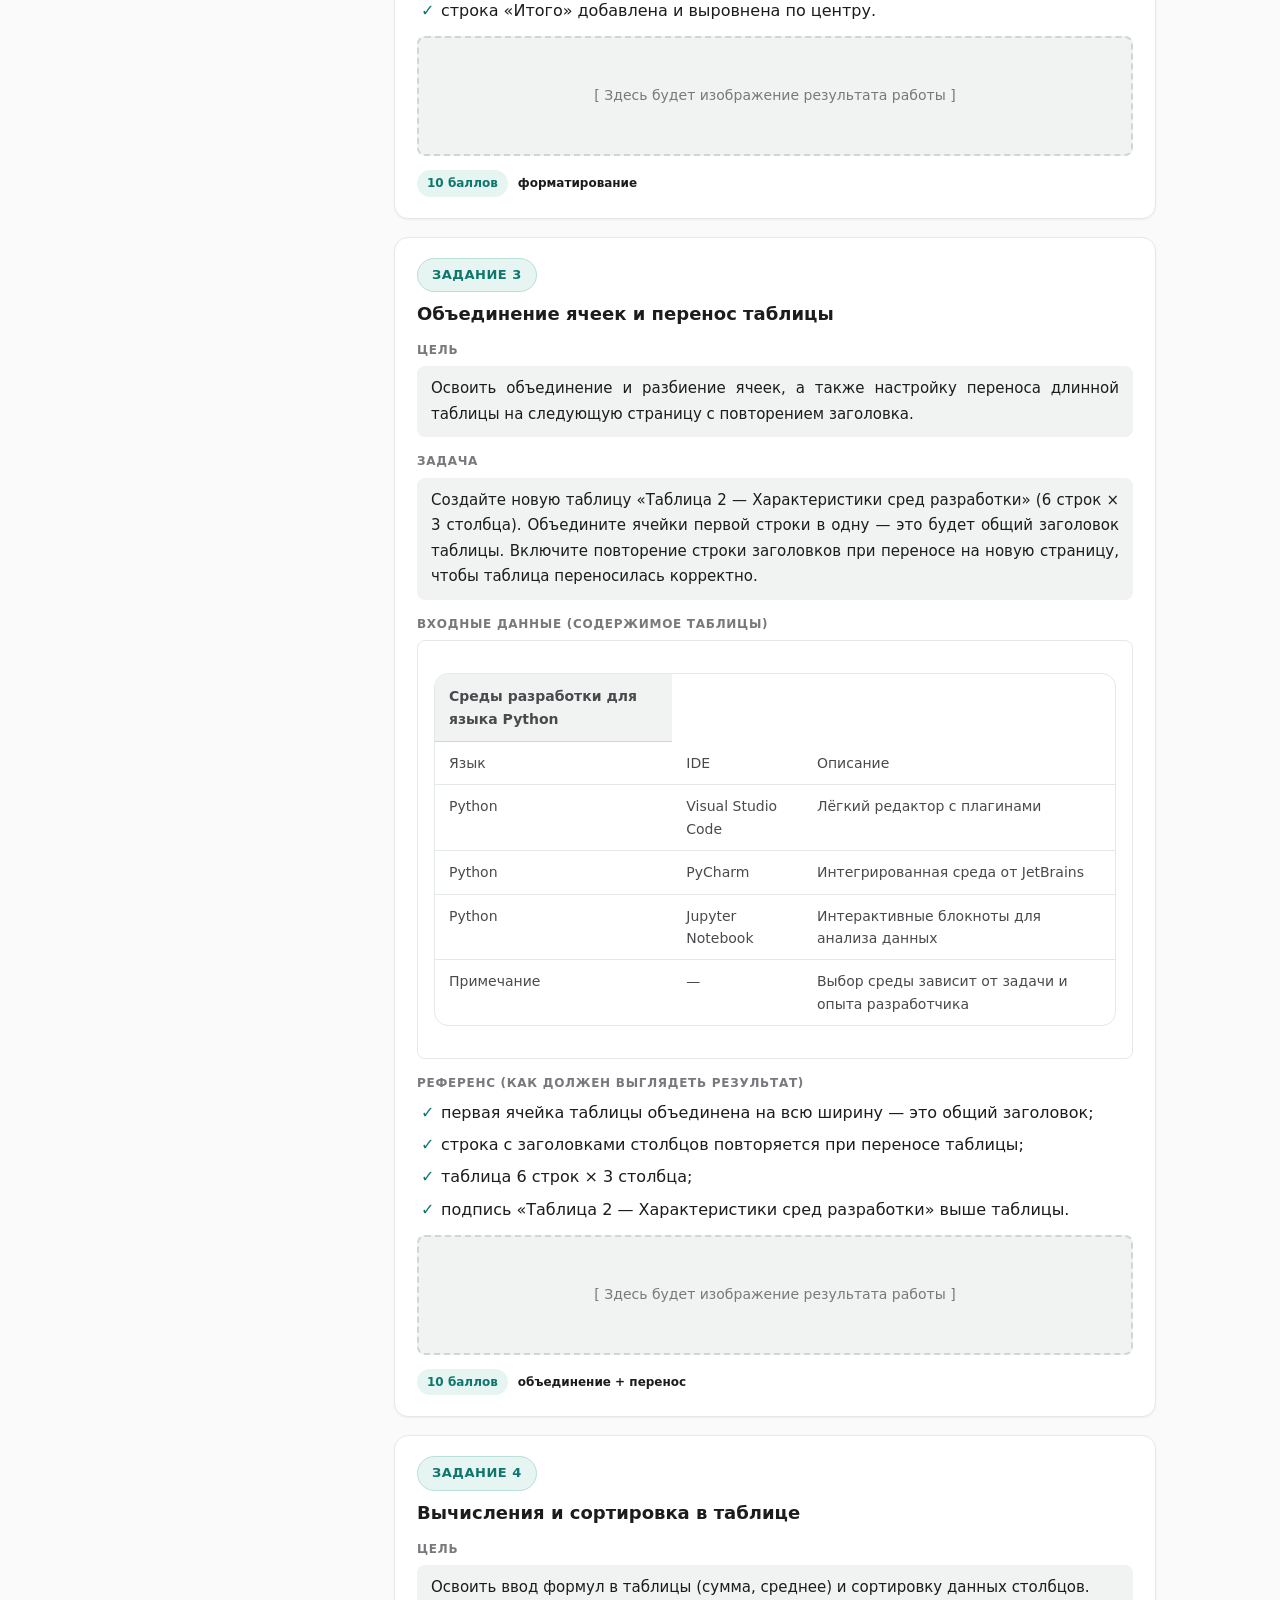
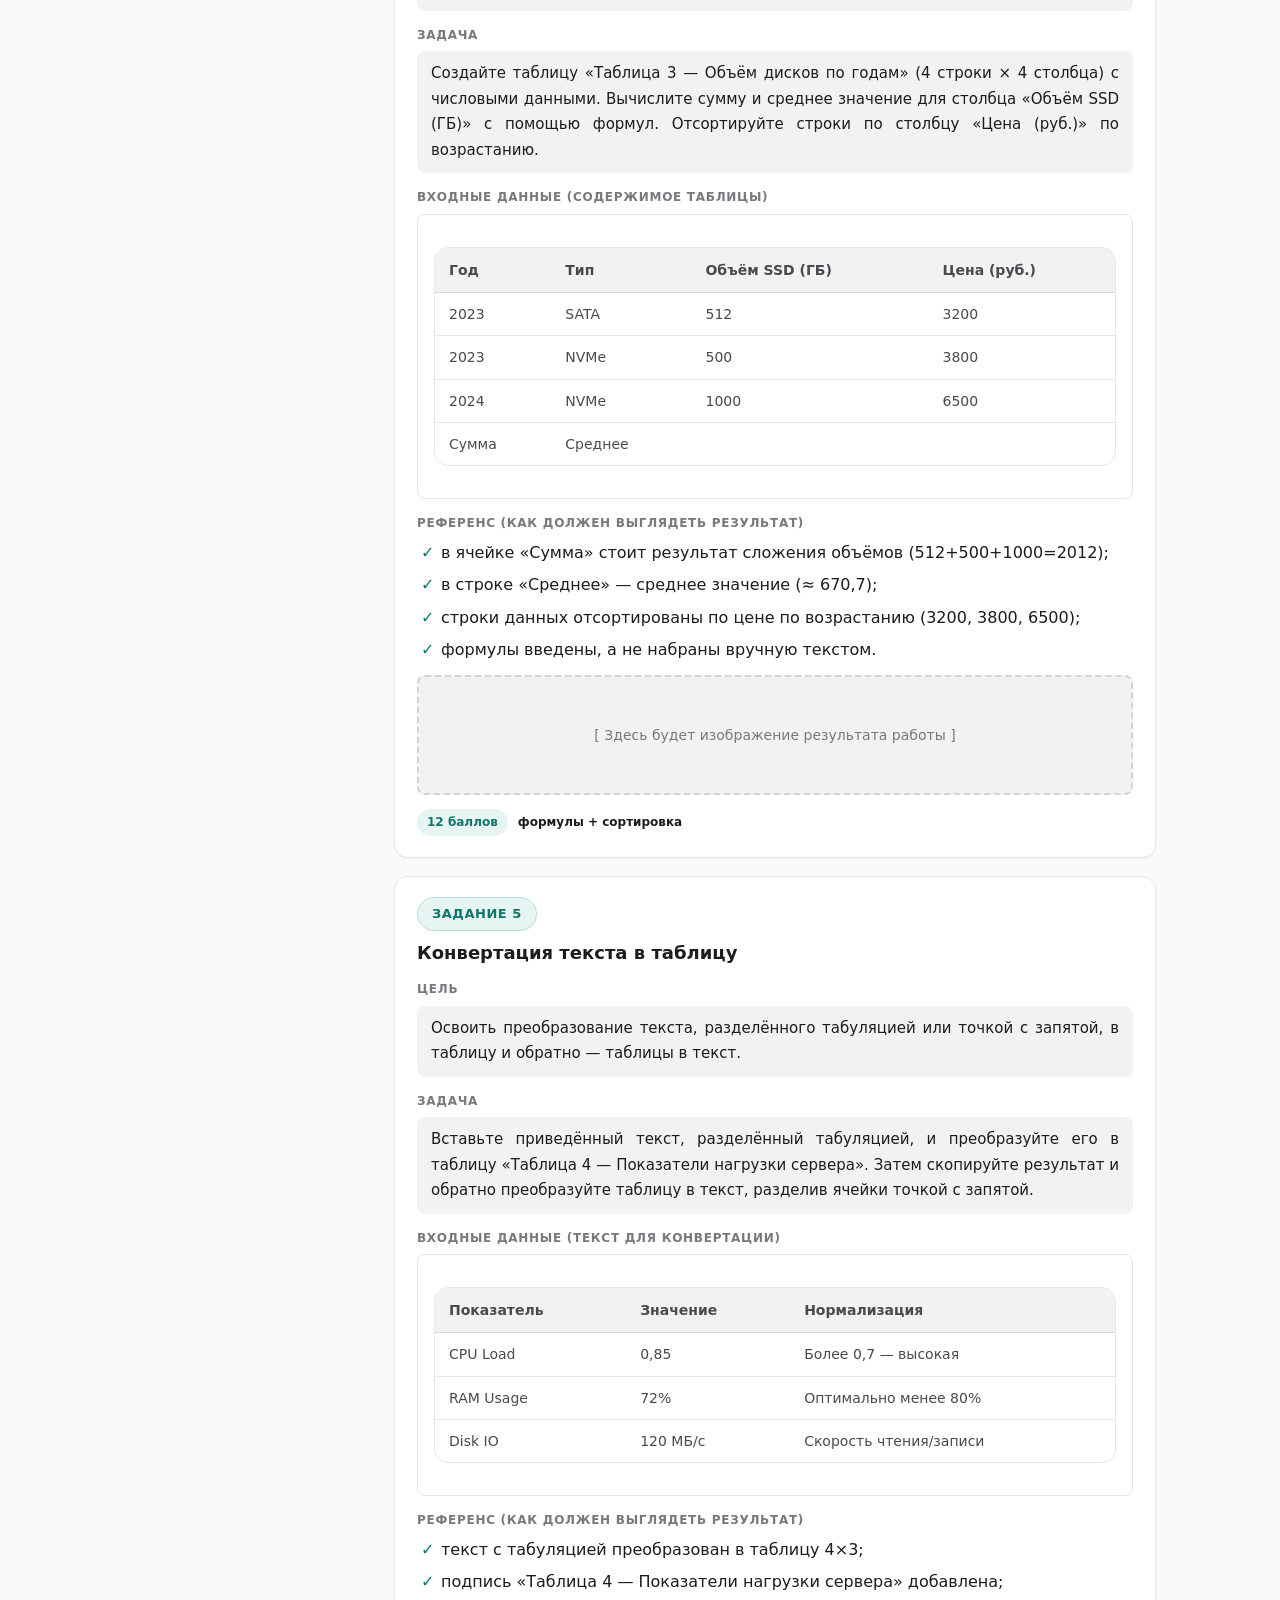
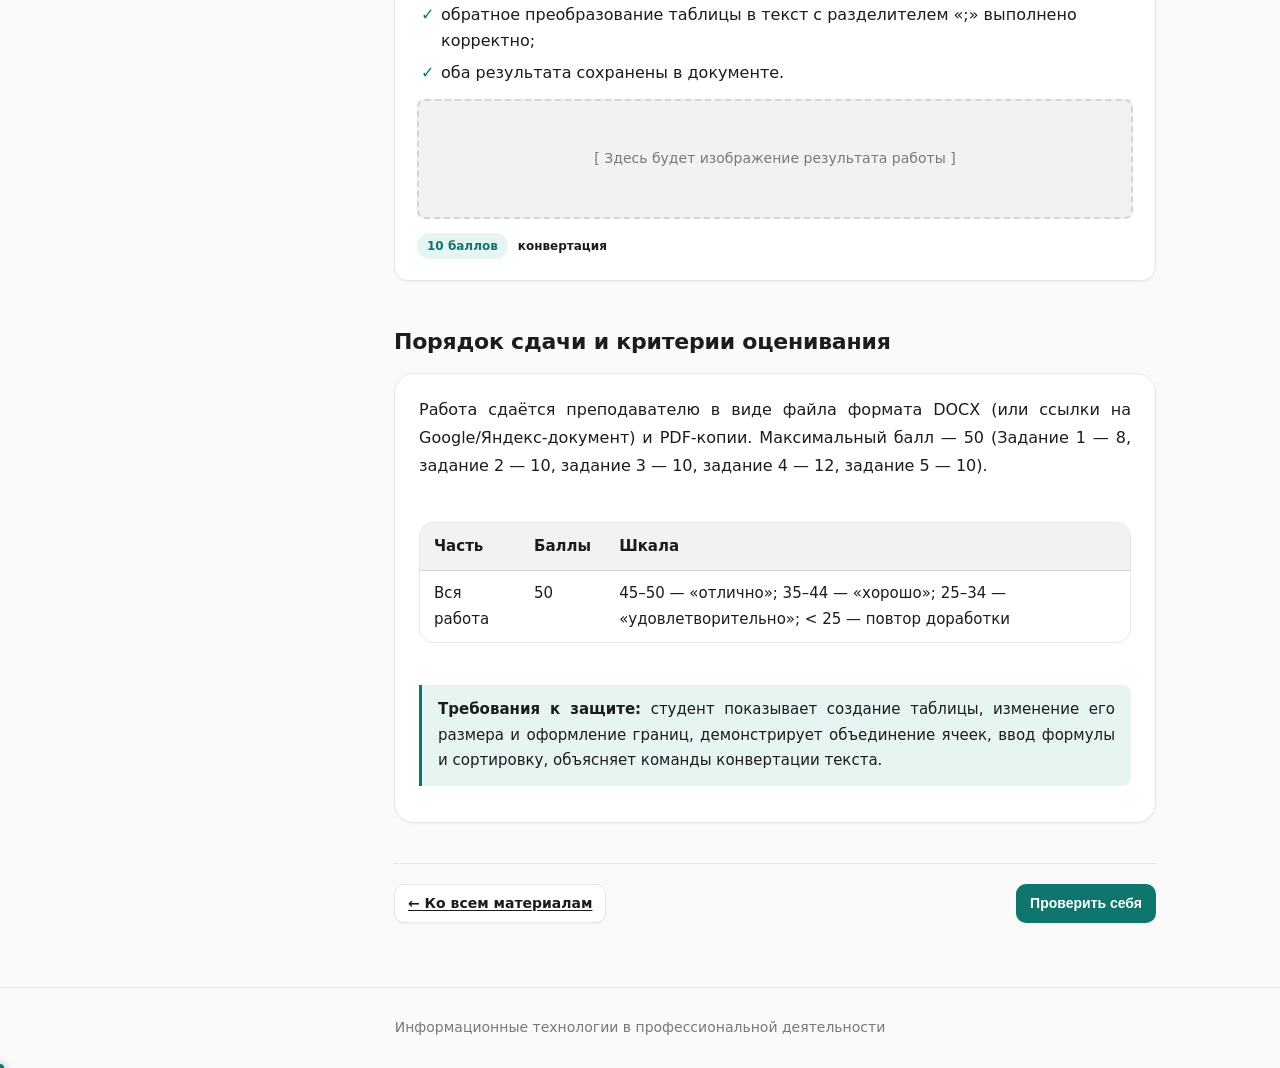
<file: isp/praktica-tables.html>
<!DOCTYPE html>
<html lang="ru">
<head>
<meta charset="utf-8">
<meta name="viewport" content="width=device-width, initial-scale=1">
<title>Таблицы в текстовом процессоре</title>
<link rel="stylesheet" href="../css/theme.css">
<link rel="stylesheet" href="../css/styles.css">
<link rel="stylesheet" href="../css/magic.css">
</head>
<body>
<header class="header">
  <div class="container header__inner">
    <a class="header__logo" href="../index.html">← Информационные технологии</a>
    <div class="header__right">
      <button class="theme-toggle" data-theme-toggle aria-label="Переключить тему">
        <svg data-icon="dark" viewBox="0 0 24 24" width="18" height="18" fill="currentColor"><path d="M12 3a9 9 0 1 0 9 9 7 7 0 0 1-9-9z"/></svg>
        <svg data-icon="light" viewBox="0 0 24 24" width="18" height="18" fill="currentColor" style="display:none"><path d="M12 7a5 5 0 1 0 0 10 5 5 0 0 0 0-10zm0-4v2m0 14v2m8-9h2M2 12h2m13-7l1.5-1.5M5.5 18.5L7 17m12 1l-1.5-1.5M5.5 5.5L7 7"/></svg>
      </button>
    </div>
  </div>
</header>
<main>
<div class="container">
  <article class="lesson">
    <header class="lesson__header">
      <div class="badge-row">
        <span class="badge badge--mark">Практическая работа</span>
        <span class="badge badge--mark">09.02.07 • ИС и программирование</span>
      </div>
      <h1 class="lesson__title">Таблицы в текстовом процессоре</h1>
      <button class="btn btn--quiz" data-quiz-id="isp-tables" style="margin-top:18px">Проверить себя</button>
    </header>
    <div class="lesson__layout">
      <nav class="lesson__toc"><div class="prose"><ul class="toc"><li><a class="toc-link" href="#s0">Общие требования к оформлению таблиц по ГОСТ 7.32-2017</a></li><li><a class="toc-link" href="#s6">Порядок сдачи и критерии оценивания</a></li></ul></div></nav>
      <div class="prose">
        <nav class="card">
          <h3>Содержание практической работы</h3>
          <ol style="padding-left:1.5rem;margin-top:.5rem">
            <li><a href="#s0" style="color:var(--accent);text-decoration:none">Общие требования к оформлению таблиц по ГОСТ 7.32-2017</a></li>
            <li><a href="#t1" style="color:var(--accent);text-decoration:none">Задание 1. Создание простой таблицы</a></li>
            <li><a href="#t2" style="color:var(--accent);text-decoration:none">Задание 2. Форматирование таблицы</a></li>
            <li><a href="#t3" style="color:var(--accent);text-decoration:none">Задание 3. Объединение ячеек и перенос таблицы</a></li>
            <li><a href="#t4" style="color:var(--accent);text-decoration:none">Задание 4. Вычисления и сортировка в таблице</a></li>
            <li><a href="#t5" style="color:var(--accent);text-decoration:none">Задание 5. Конвертация текста в таблицу</a></li>
            <li><a href="#s6" style="color:var(--accent);text-decoration:none">Порядок сдачи и критерии оценивания</a></li>
          </ol>
        </nav>
        <!-- s0 -->
        <h2 class="section-title first" id="s0">Общие требования к оформлению таблиц по ГОСТ 7.32-2017</h2>
        <div class="card">
          <p>Таблица в текстовом документе — это способ структурированного представления числовых данных, характеристик и справочных сведений. При оформлении таблиц по ГОСТ 7.32-2017 соблюдают следующие правила:</p>
          <div class="ref-list">
            <ul>
              <li>таблица размещается сразу после абзаца, в котором на неё есть ссылка;</li>
              <li>каждая таблица нумеруется сквозной нумерацией и получает подпись «Таблица N — Название», размещаемую выше таблицы слева без точки в конце;</li>
              <li>заголовок таблицы пишется с прописной буквы, переносить название таблицы на следующую строку заголовка нежелательно;</li>
              <li>при переносе таблицы на новую страницу строку с заголовками столбцов повторяют, а над продолжением пишут «Продолжение таблицы N»;</li>
              <li>текст в ячейках выравнивается по ширине или по центру, числа — по правому краю;</li>
              <li>основной шрифт таблицы может быть меньше основного текста (кегль 12–13), но единообразно во всём документе.</li>
            </ul>
          </div>
          <div class="info-box"><strong>Инструменты:</strong> работа выполняется в <span class="key">Microsoft Word</span>, <span class="key">Google Docs</span> или <span class="key">Яндекс Документах</span>. Команды создания и форматирования таблиц различаются по названиям, но принципы одинаковы: «Вставка → Таблица», «Работа с таблицей» / «Макет».</div>
        </div>
        <div class="section-nav"><a href="#t1">К заданию 1 &rarr;</a><a href="#">К началу</a></div>
        <!-- TASK 1 -->
        <div class="task-block" id="t1">
          <span class="task-num">Задание 1</span>
          <div class="task-title">Создание простой таблицы</div>
          <span class="lbl">Цель</span>
          <div class="goal">Освоить создание таблицы, ввод данных в ячейки и навигацию по ячейкам с помощью клавиш Tab и стрелок.</div>
          <span class="lbl">Задача</span>
          <div class="job">Создайте таблицу «Таблица 1 — Основные СУБД» размером 4 строки × 3 столбца и заполните её данными из входного блока. Над таблицей разместите подпись по ГОСТ. Переход между ячейками выполняйте клавишей Tab, в пределах ячейки — переносом строки.</div>
          <span class="lbl">Входные данные (содержимое таблицы)</span>
          <div class="src-text">
            <div class="table-wrap"><table><thead><tr><th>СУБД</th><th>Тип</th><th>Применение</th></tr></thead><tbody><tr><td>PostgreSQL</td><td>Реляционная</td><td>Хранение данных сайтов, аналитика</td></tr><tr><td>MongoDB</td><td>Документо-ориентированная</td><td>Хранение JSON-документов</td></tr><tr><td>Redis</td><td>Ключ-значение</td><td>Кэширование, очереди сообщений</td></tr></tbody></table></div>
          </div>
          <span class="lbl">Референс (как должен выглядеть результат)</span>
          <div class="ref-list">
            <ul>
              <li>написано «Таблица 1 — Основные СУБД» (без точки в конце);</li>
              <li>таблица 4×3: строка заголовков + 3 строки данных;</li>
              <li>заголовки столбцов выделены полужирным;</li>
              <li>границы таблицы видны.</li>
            </ul>
          </div>
          
  <div class="emoji-ph">[ Здесь будет изображение результата работы ]</div>
  <div class="task-meta"><span class="badge level">8 баллов</span><span class="badge">создание таблицы</span></div>
  
        </div>
        <!-- TASK 2 -->
        <div class="task-block" id="t2">
          <span class="task-num">Задание 2</span>
          <div class="task-title">Форматирование таблицы</div>
          <span class="lbl">Цель</span>
          <div class="goal">Научиться изменять ширину столбцов, высоту строк, выравнивание текста в ячейках и стиль границ.</div>
          <span class="lbl">Задача</span>
          <div class="job">К таблице из задания 1 примените форматирование: задайте ширину столбцов (первый — 2,5 см, второй — 3,5 см, третий — 4,5 см), выровняйте заголовки по центру, текст данных по ширине, числа справа; задайте внешние границы таблицы средней толщиной, внутренние — тонкими.</div>
          <span class="lbl">Входные данные (без изменений — используйте таблицу задания 1)</span>
          <div class="src-text">
            <p>Дополните таблицу строкой итога (образец строки):</p><div class="table-wrap"><table><thead><tr><th>Итого</th><th>3 типа</th><th>Часто используются в проектах</th></tr></thead><tbody></tbody></table></div>
          </div>
          <span class="lbl">Референс (как должен выглядеть результат)</span>
          <div class="ref-list">
            <ul>
              <li>столбцы имеют заданную ширину (2,5 / 3,5 / 4,5 см);</li>
              <li>текст в заголовках по центру, в ячейках — по ширине;</li>
              <li>верхняя и итоговая строка выделены, внешние границы толще внутренних;</li>
              <li>строка «Итого» добавлена и выровнена по центру.</li>
            </ul>
          </div>
          
  <div class="emoji-ph">[ Здесь будет изображение результата работы ]</div>
  <div class="task-meta"><span class="badge level">10 баллов</span><span class="badge">форматирование</span></div>
  
        </div>
        <!-- TASK 3 -->
        <div class="task-block" id="t3">
          <span class="task-num">Задание 3</span>
          <div class="task-title">Объединение ячеек и перенос таблицы</div>
          <span class="lbl">Цель</span>
          <div class="goal">Освоить объединение и разбиение ячеек, а также настройку переноса длинной таблицы на следующую страницу с повторением заголовка.</div>
          <span class="lbl">Задача</span>
          <div class="job">Создайте новую таблицу «Таблица 2 — Характеристики сред разработки» (6 строк × 3 столбца). Объедините ячейки первой строки в одну — это будет общий заголовок таблицы. Включите повторение строки заголовков при переносе на новую страницу, чтобы таблица переносилась корректно.</div>
          <span class="lbl">Входные данные (содержимое таблицы)</span>
          <div class="src-text">
            <div class="table-wrap"><table><thead><tr><th>Среды разработки для языка Python</th></tr></thead><tbody><tr><td>Язык</td><td>IDE</td><td>Описание</td></tr><tr><td>Python</td><td>Visual Studio Code</td><td>Лёгкий редактор с плагинами</td></tr><tr><td>Python</td><td>PyCharm</td><td>Интегрированная среда от JetBrains</td></tr><tr><td>Python</td><td>Jupyter Notebook</td><td>Интерактивные блокноты для анализа данных</td></tr><tr><td>Примечание</td><td>—</td><td>Выбор среды зависит от задачи и опыта разработчика</td></tr></tbody></table></div>
          </div>
          <span class="lbl">Референс (как должен выглядеть результат)</span>
          <div class="ref-list">
            <ul>
              <li>первая ячейка таблицы объединена на всю ширину — это общий заголовок;</li>
              <li>строка с заголовками столбцов повторяется при переносе таблицы;</li>
              <li>таблица 6 строк × 3 столбца;</li>
              <li>подпись «Таблица 2 — Характеристики сред разработки» выше таблицы.</li>
            </ul>
          </div>
          
  <div class="emoji-ph">[ Здесь будет изображение результата работы ]</div>
  <div class="task-meta"><span class="badge level">10 баллов</span><span class="badge">объединение + перенос</span></div>
  
        </div>
        <!-- TASK 4 -->
        <div class="task-block" id="t4">
          <span class="task-num">Задание 4</span>
          <div class="task-title">Вычисления и сортировка в таблице</div>
          <span class="lbl">Цель</span>
          <div class="goal">Освоить ввод формул в таблицы (сумма, среднее) и сортировку данных столбцов.</div>
          <span class="lbl">Задача</span>
          <div class="job">Создайте таблицу «Таблица 3 — Объём дисков по годам» (4 строки × 4 столбца) с числовыми данными. Вычислите сумму и среднее значение для столбца «Объём SSD (ГБ)» с помощью формул. Отсортируйте строки по столбцу «Цена (руб.)» по возрастанию.</div>
          <span class="lbl">Входные данные (содержимое таблицы)</span>
          <div class="src-text">
            <div class="table-wrap"><table><thead><tr><th>Год</th><th>Тип</th><th>Объём SSD (ГБ)</th><th>Цена (руб.)</th></tr></thead><tbody><tr><td>2023</td><td>SATA</td><td>512</td><td>3200</td></tr><tr><td>2023</td><td>NVMe</td><td>500</td><td>3800</td></tr><tr><td>2024</td><td>NVMe</td><td>1000</td><td>6500</td></tr><tr><td>Сумма</td><td>Среднее</td><td></td><td></td></tr></tbody></table></div>
          </div>
          <span class="lbl">Референс (как должен выглядеть результат)</span>
          <div class="ref-list">
            <ul>
              <li>в ячейке «Сумма» стоит результат сложения объёмов (512+500+1000=2012);</li>
              <li>в строке «Среднее» — среднее значение (≈ 670,7);</li>
              <li>строки данных отсортированы по цене по возрастанию (3200, 3800, 6500);</li>
              <li>формулы введены, а не набраны вручную текстом.</li>
            </ul>
          </div>
          
  <div class="emoji-ph">[ Здесь будет изображение результата работы ]</div>
  <div class="task-meta"><span class="badge level">12 баллов</span><span class="badge">формулы + сортировка</span></div>
  
        </div>
        <!-- TASK 5 -->
        <div class="task-block" id="t5">
          <span class="task-num">Задание 5</span>
          <div class="task-title">Конвертация текста в таблицу</div>
          <span class="lbl">Цель</span>
          <div class="goal">Освоить преобразование текста, разделённого табуляцией или точкой с запятой, в таблицу и обратно — таблицы в текст.</div>
          <span class="lbl">Задача</span>
          <div class="job">Вставьте приведённый текст, разделённый табуляцией, и преобразуйте его в таблицу «Таблица 4 — Показатели нагрузки сервера». Затем скопируйте результат и обратно преобразуйте таблицу в текст, разделив ячейки точкой с запятой.</div>
          <span class="lbl">Входные данные (текст для конвертации)</span>
          <div class="src-text">
            <div class="table-wrap"><table><thead><tr><th>Показатель</th><th>Значение</th><th>Нормализация</th></tr></thead><tbody><tr><td>CPU Load</td><td>0,85</td><td>Более 0,7 — высокая</td></tr><tr><td>RAM Usage</td><td>72%</td><td>Оптимально менее 80%</td></tr><tr><td>Disk IO</td><td>120 МБ/с</td><td>Скорость чтения/записи</td></tr></tbody></table></div>
          </div>
          <span class="lbl">Референс (как должен выглядеть результат)</span>
          <div class="ref-list">
            <ul>
              <li>текст с табуляцией преобразован в таблицу 4×3;</li>
              <li>подпись «Таблица 4 — Показатели нагрузки сервера» добавлена;</li>
              <li>обратное преобразование таблицы в текст с разделителем «;» выполнено корректно;</li>
              <li>оба результата сохранены в документе.</li>
            </ul>
          </div>
          
  <div class="emoji-ph">[ Здесь будет изображение результата работы ]</div>
  <div class="task-meta"><span class="badge level">10 баллов</span><span class="badge">конвертация</span></div>
  
        </div>
        <!-- s6 -->
        <h2 class="section-title" id="s6">Порядок сдачи и критерии оценивания</h2>
        <div class="card">
          <p>Работа сдаётся преподавателю в виде файла формата DOCX (или ссылки на Google/Яндекс-документ) и PDF-копии. Максимальный балл — 50 (Задание 1 — 8, задание 2 — 10, задание 3 — 10, задание 4 — 12, задание 5 — 10).</p>
          <div class="table-wrap"><table>
            <thead><tr><th>Часть</th><th>Баллы</th><th>Шкала</th></tr></thead>
            <tbody>
              <tr><td>Вся работа</td><td>50</td><td>45–50 — «отлично»; 35–44 — «хорошо»; 25–34 — «удовлетворительно»; &lt; 25 — повтор доработки</td></tr>
            </tbody>
          </table></div>
          <div class="info-box cyan"><strong>Требования к защите:</strong> студент показывает создание таблицы, изменение его размера и оформление границ, демонстрирует объединение ячеек, ввод формулы и сортировку, объясняет команды конвертации текста.</div>
        </div>
        <div class="lesson__nav">
          <a class="btn btn--ghost btn--sm" href="../index.html">← Ко всем материалам</a>
          <button class="btn btn--sm btn--quiz" data-quiz-id="isp-tables">Проверить себя</button>
        </div>
      </div>
    </div>
  </article>
</div>
</main>
<footer class="footer"><div class="container">Информационные технологии в профессиональной деятельности</div></footer>
<script src="../js/theme.js"></script>
<script src="../js/cursor.js"></script>
<script src="../js/quiz-data.js"></script>
<script src="../js/quiz.js"></script>
<script src="../js/main.js"></script>
</body>
</html>
</file>
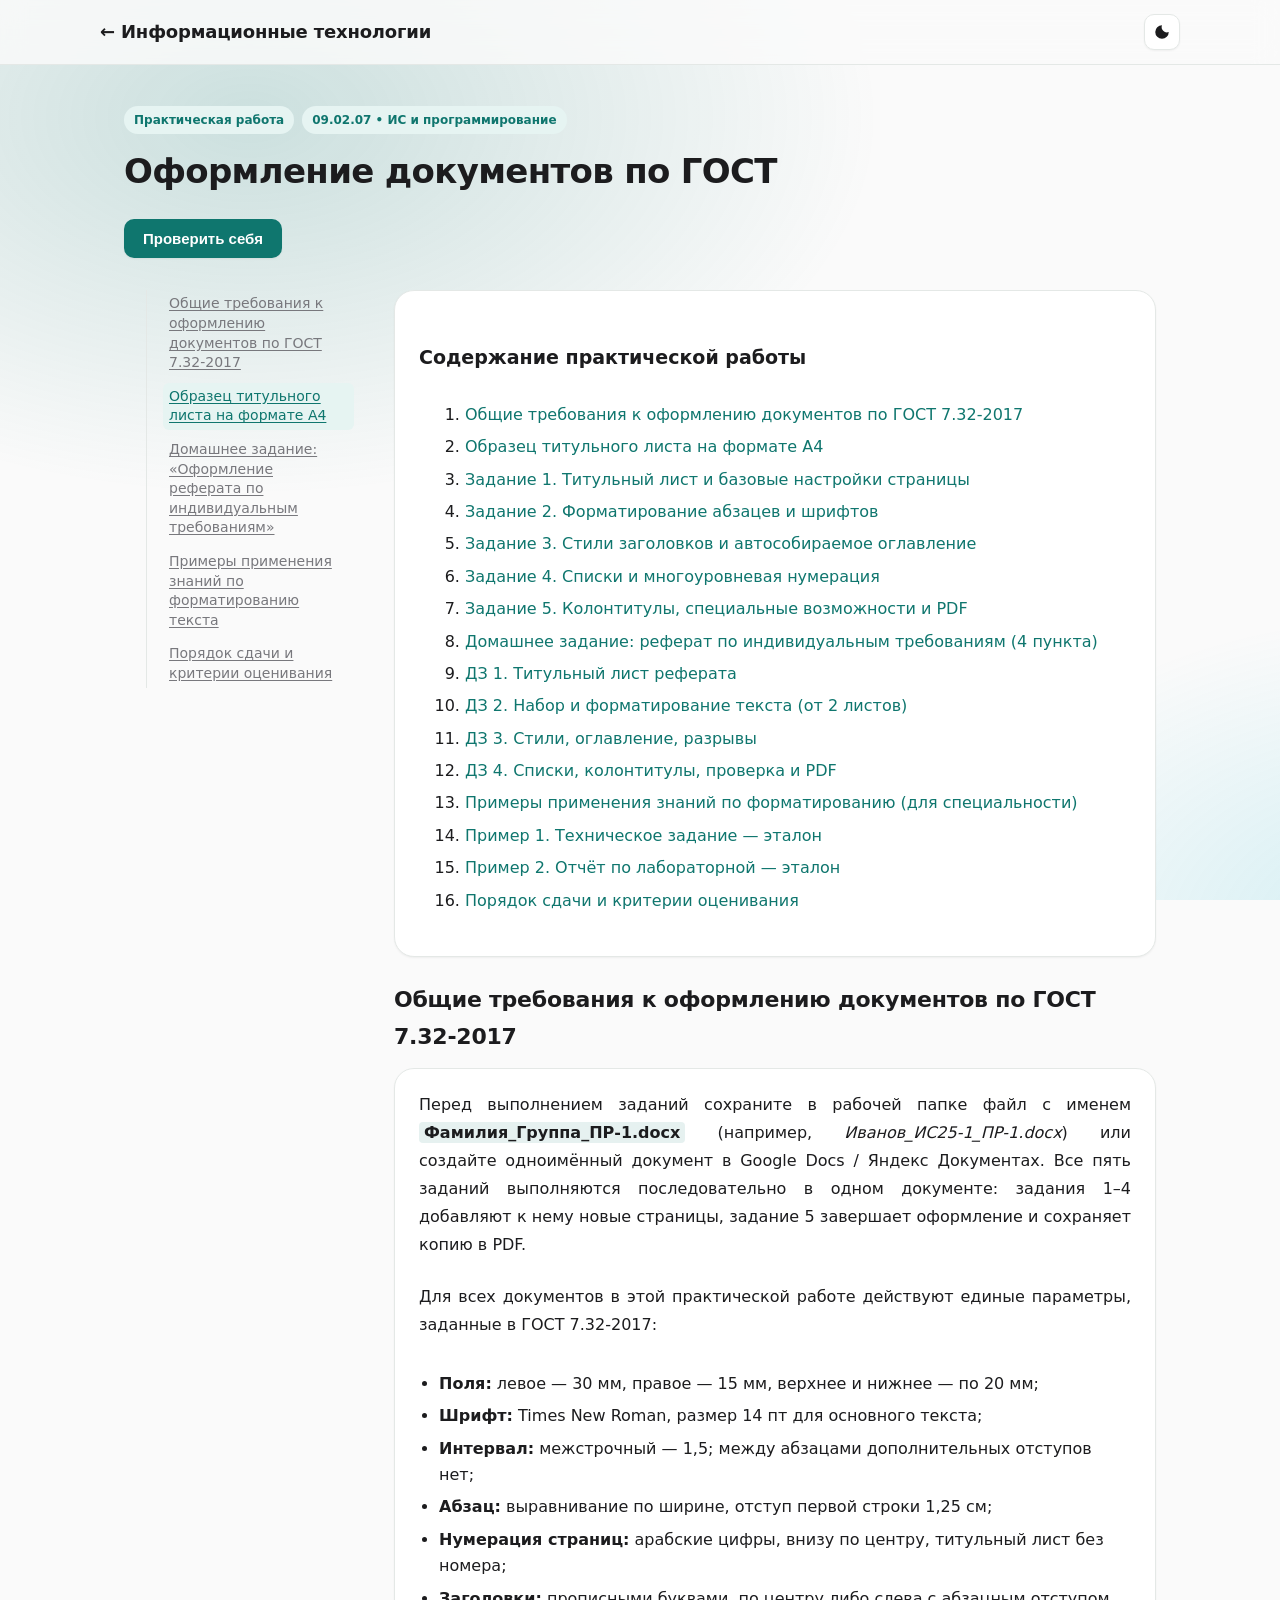
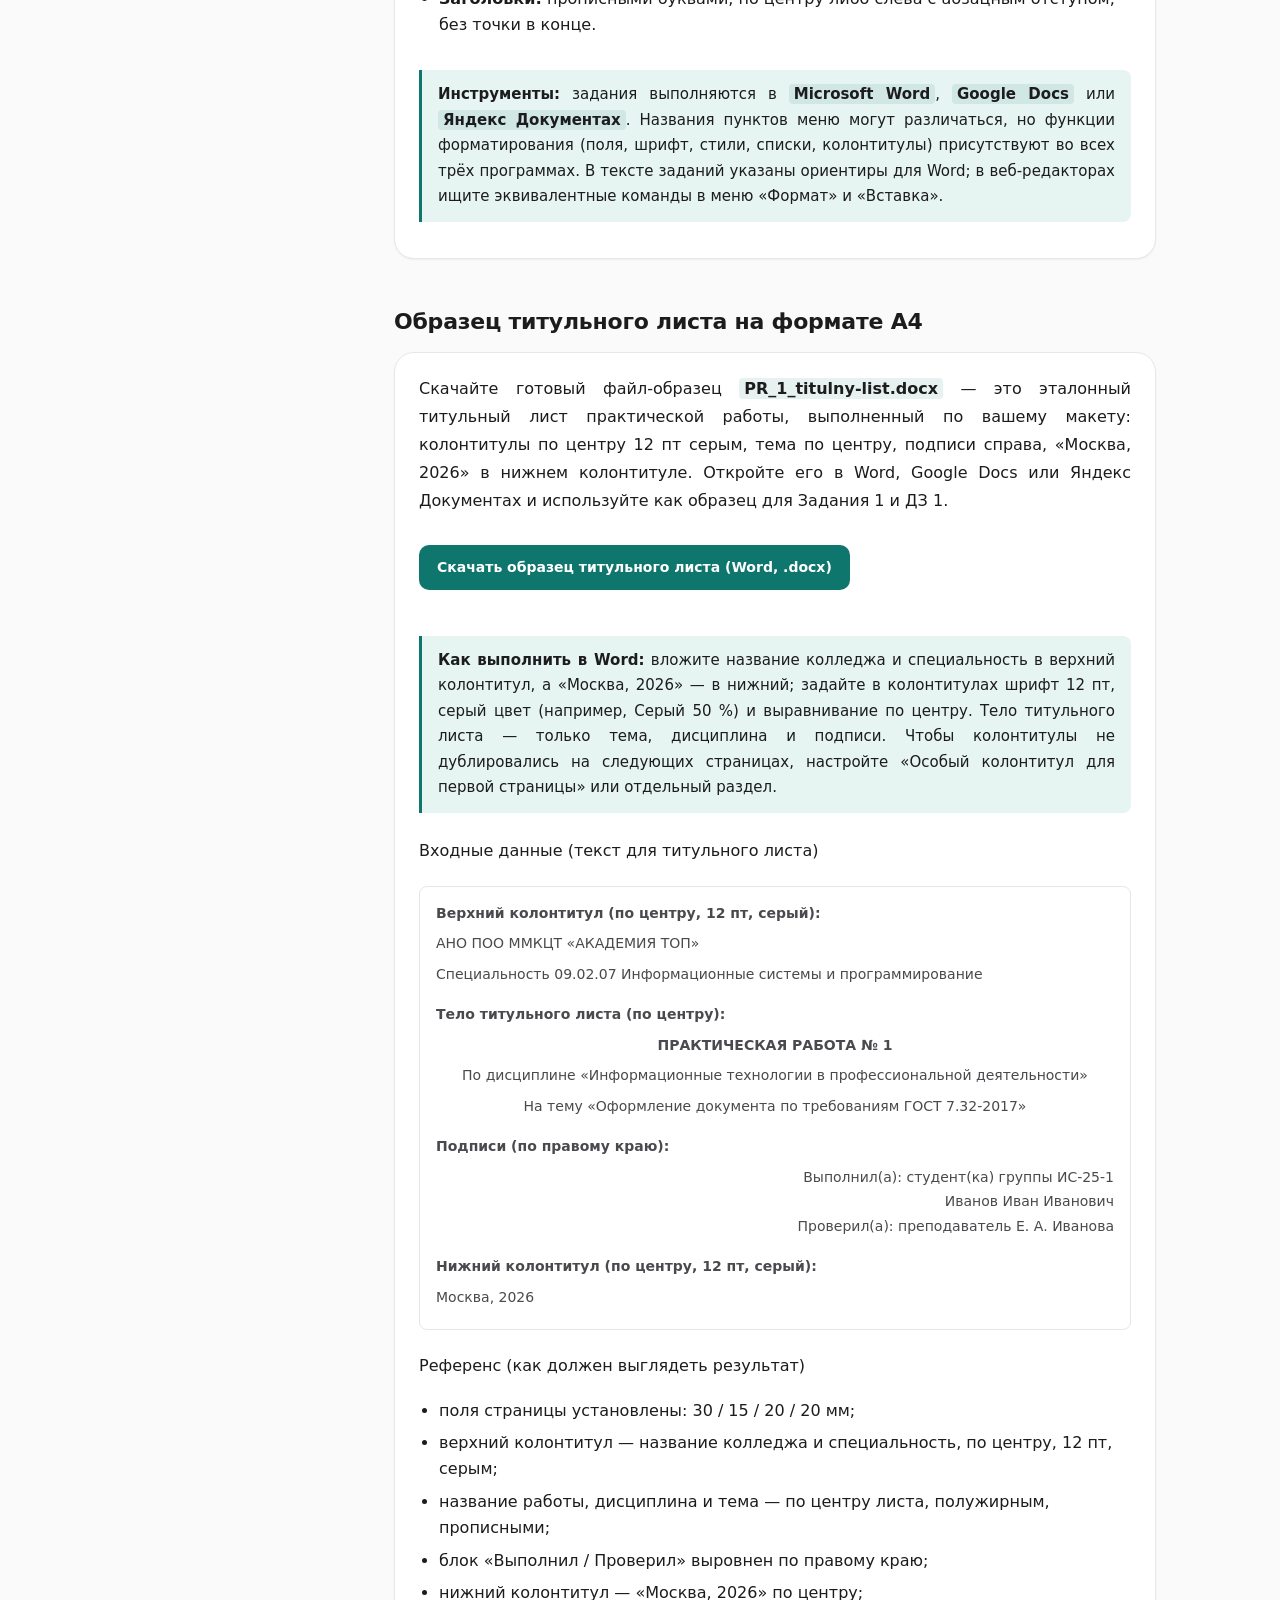
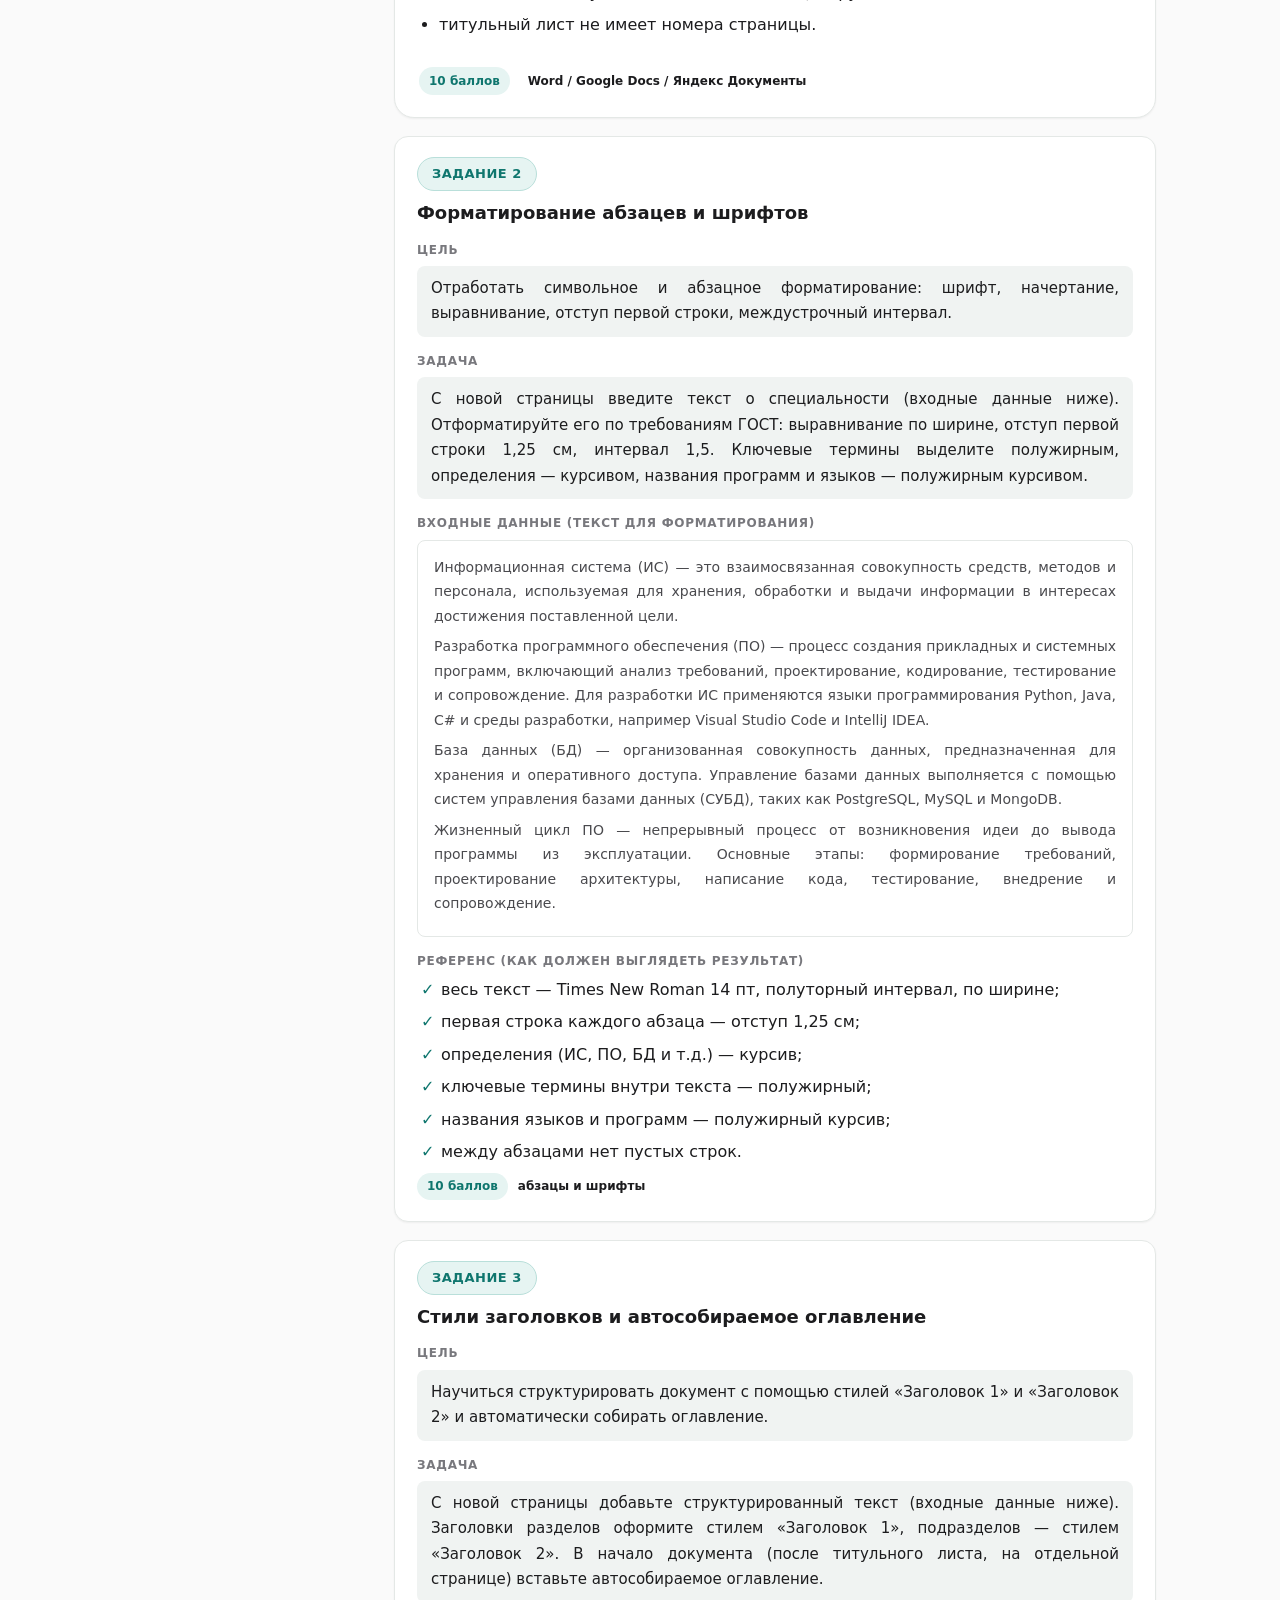
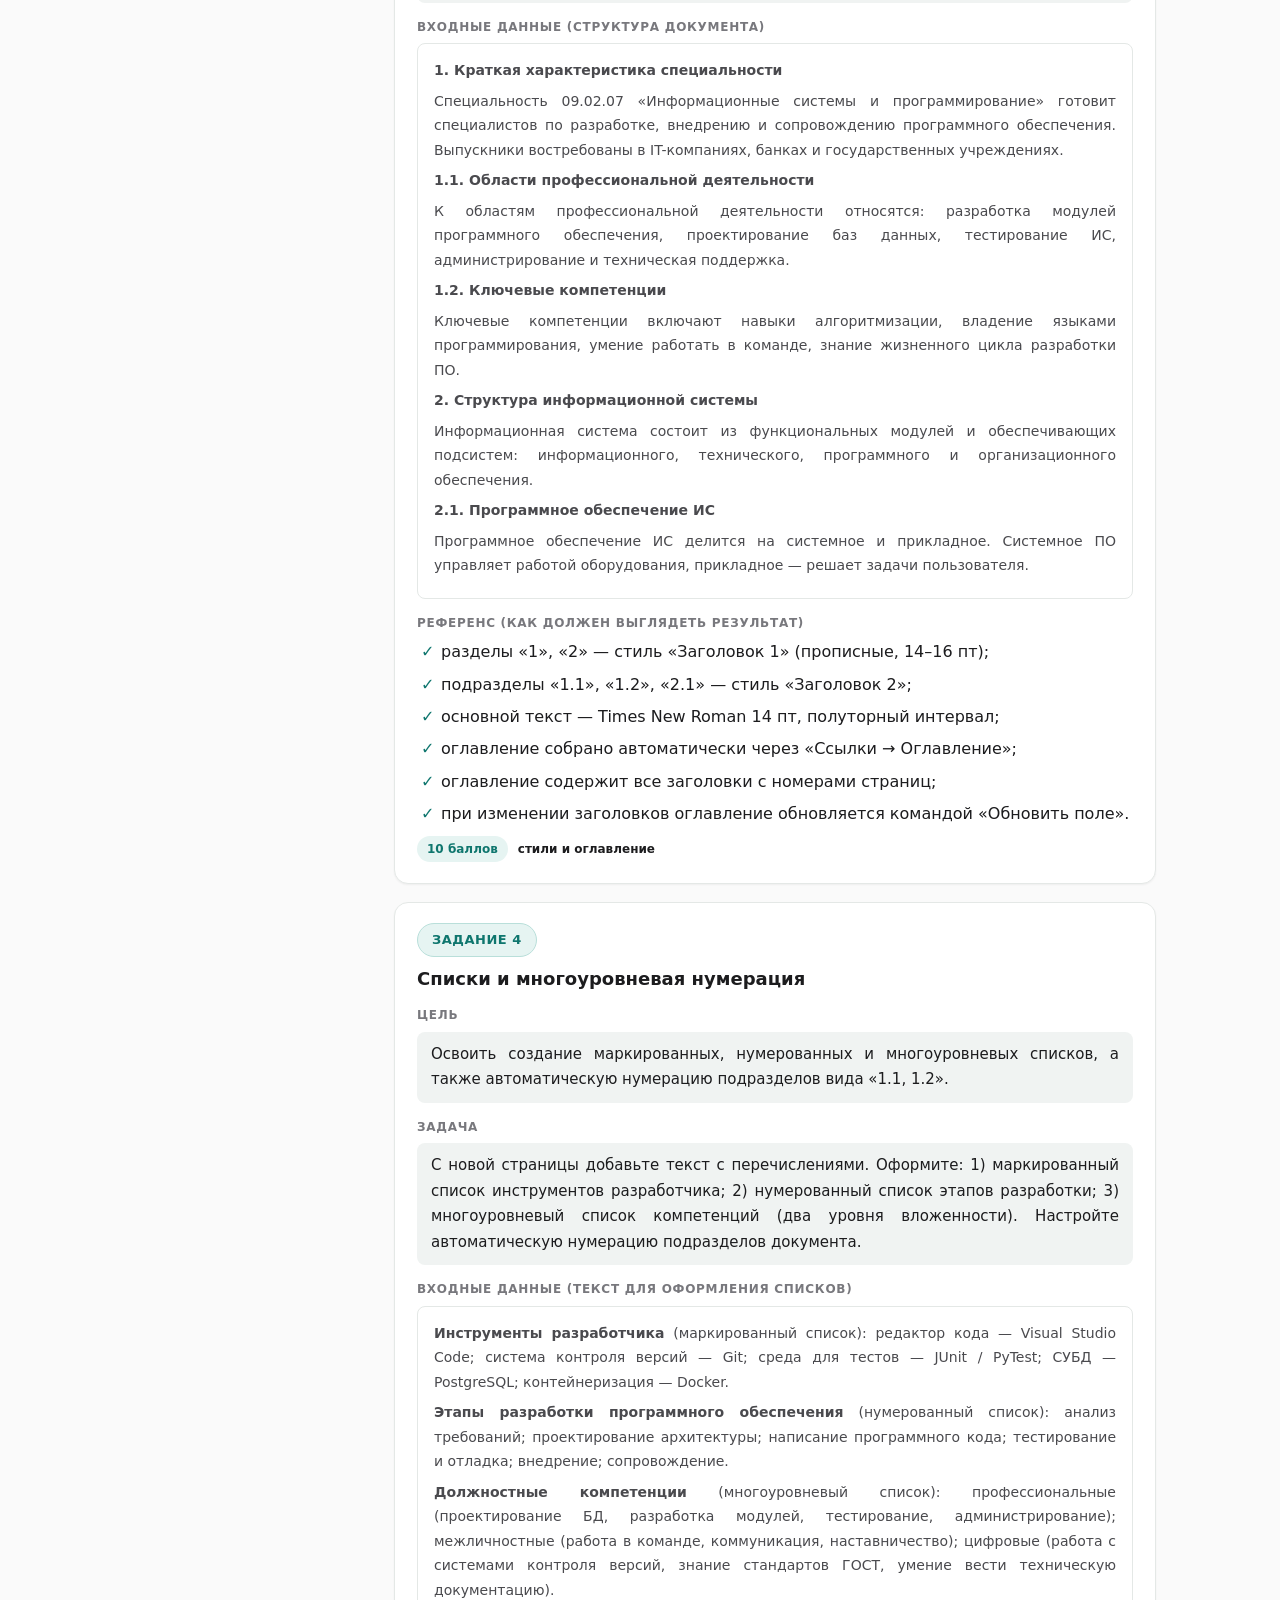
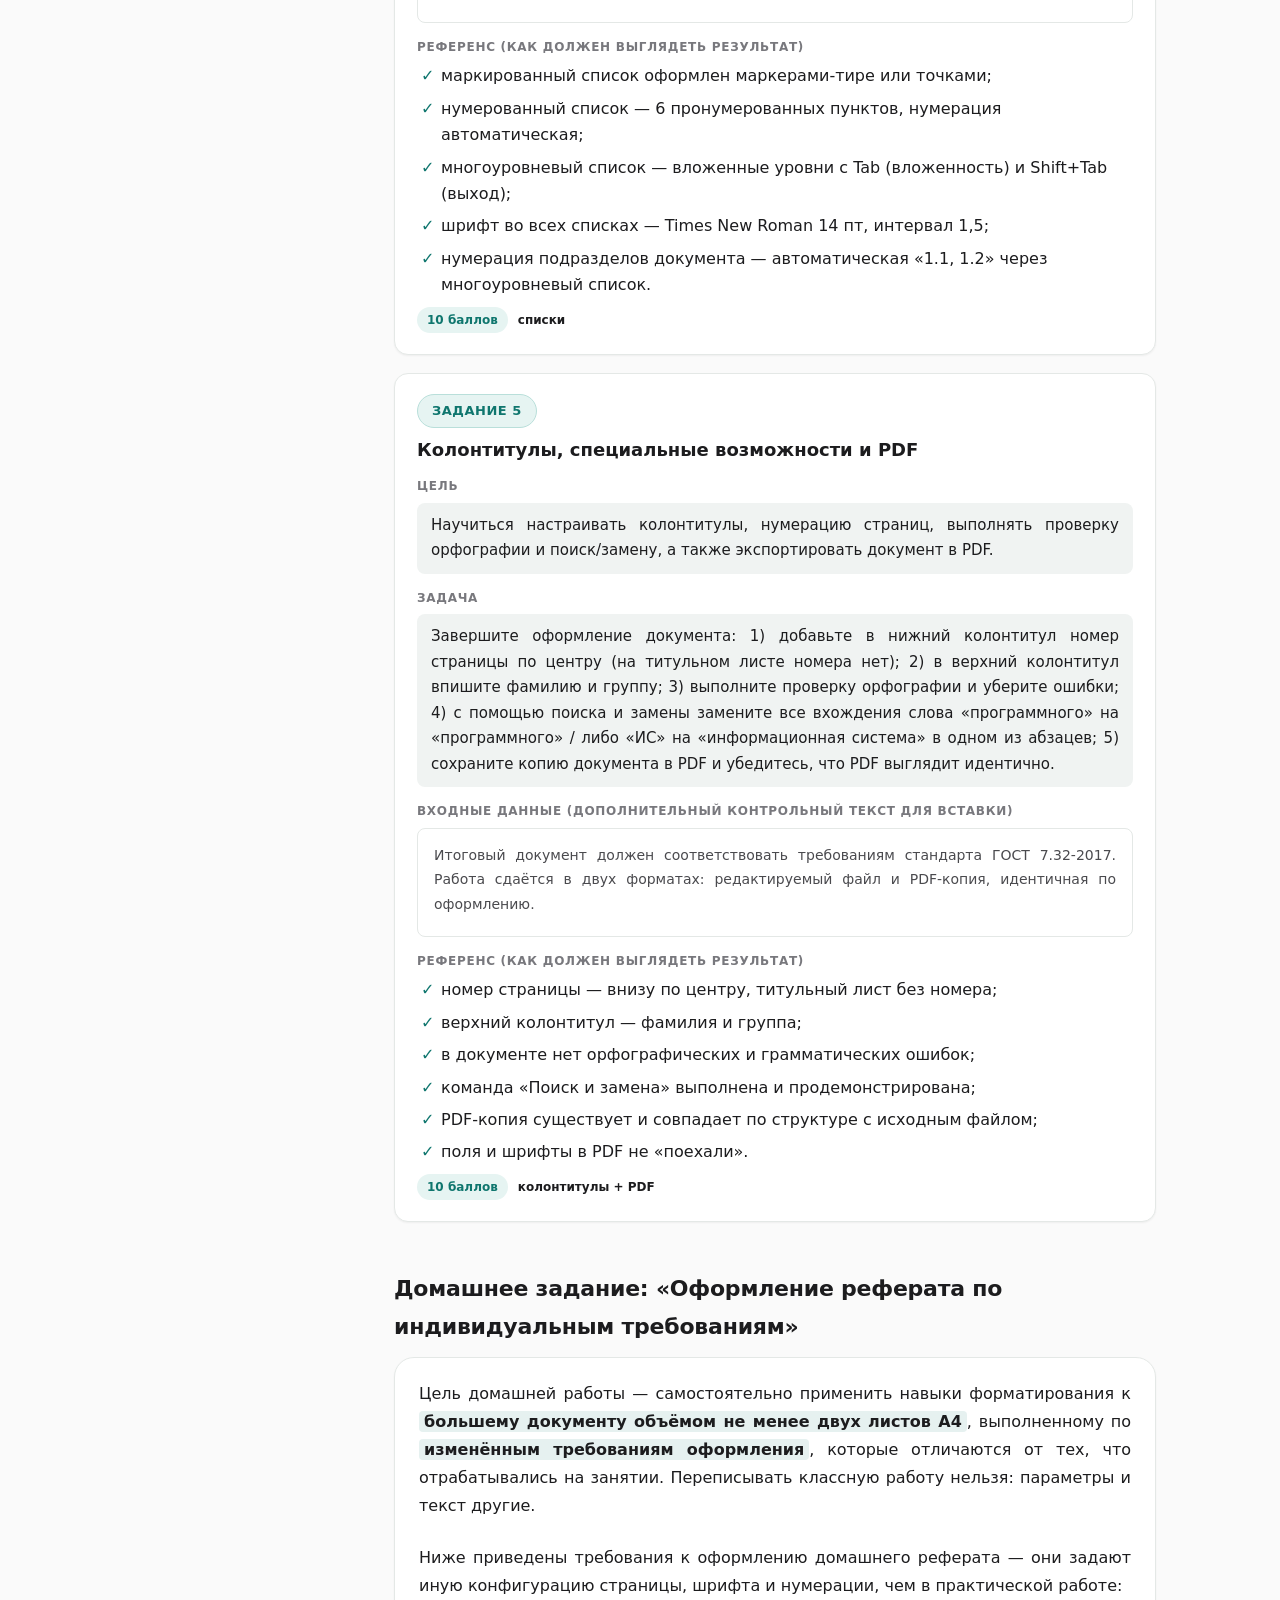
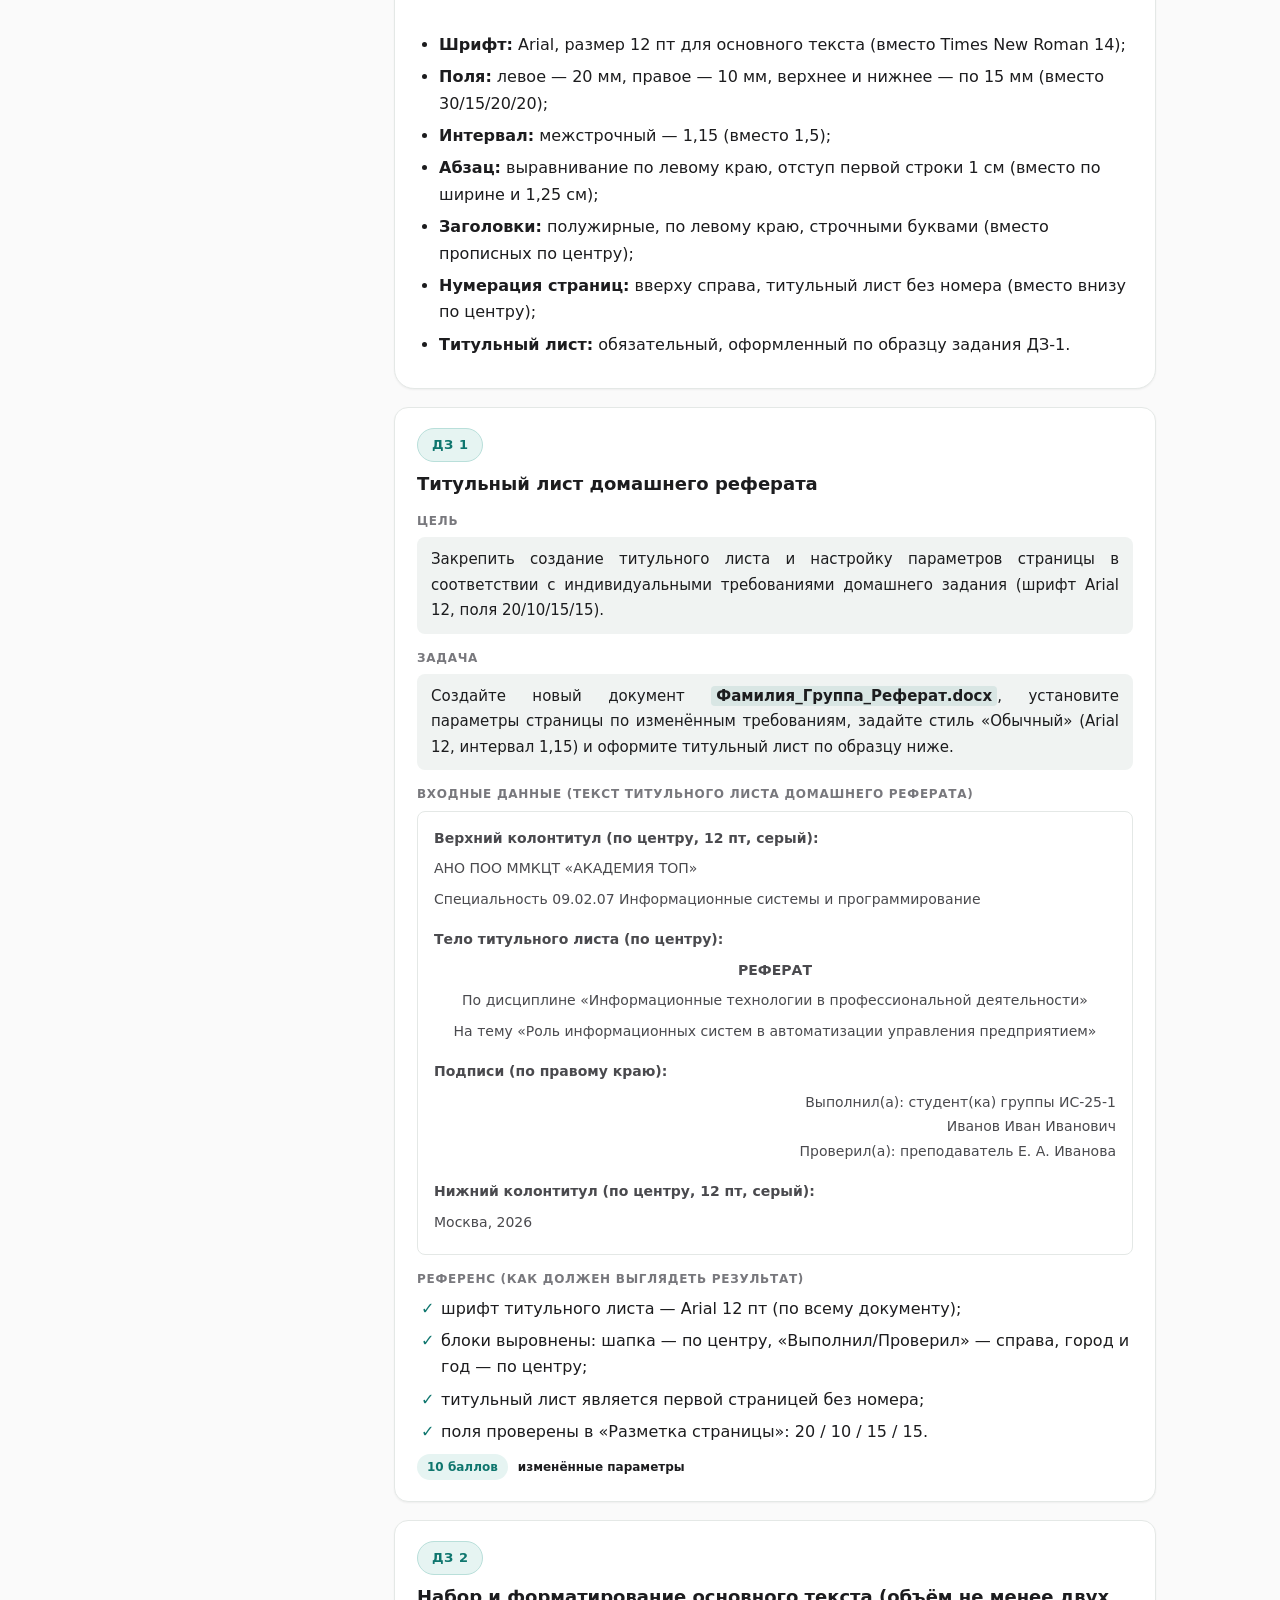
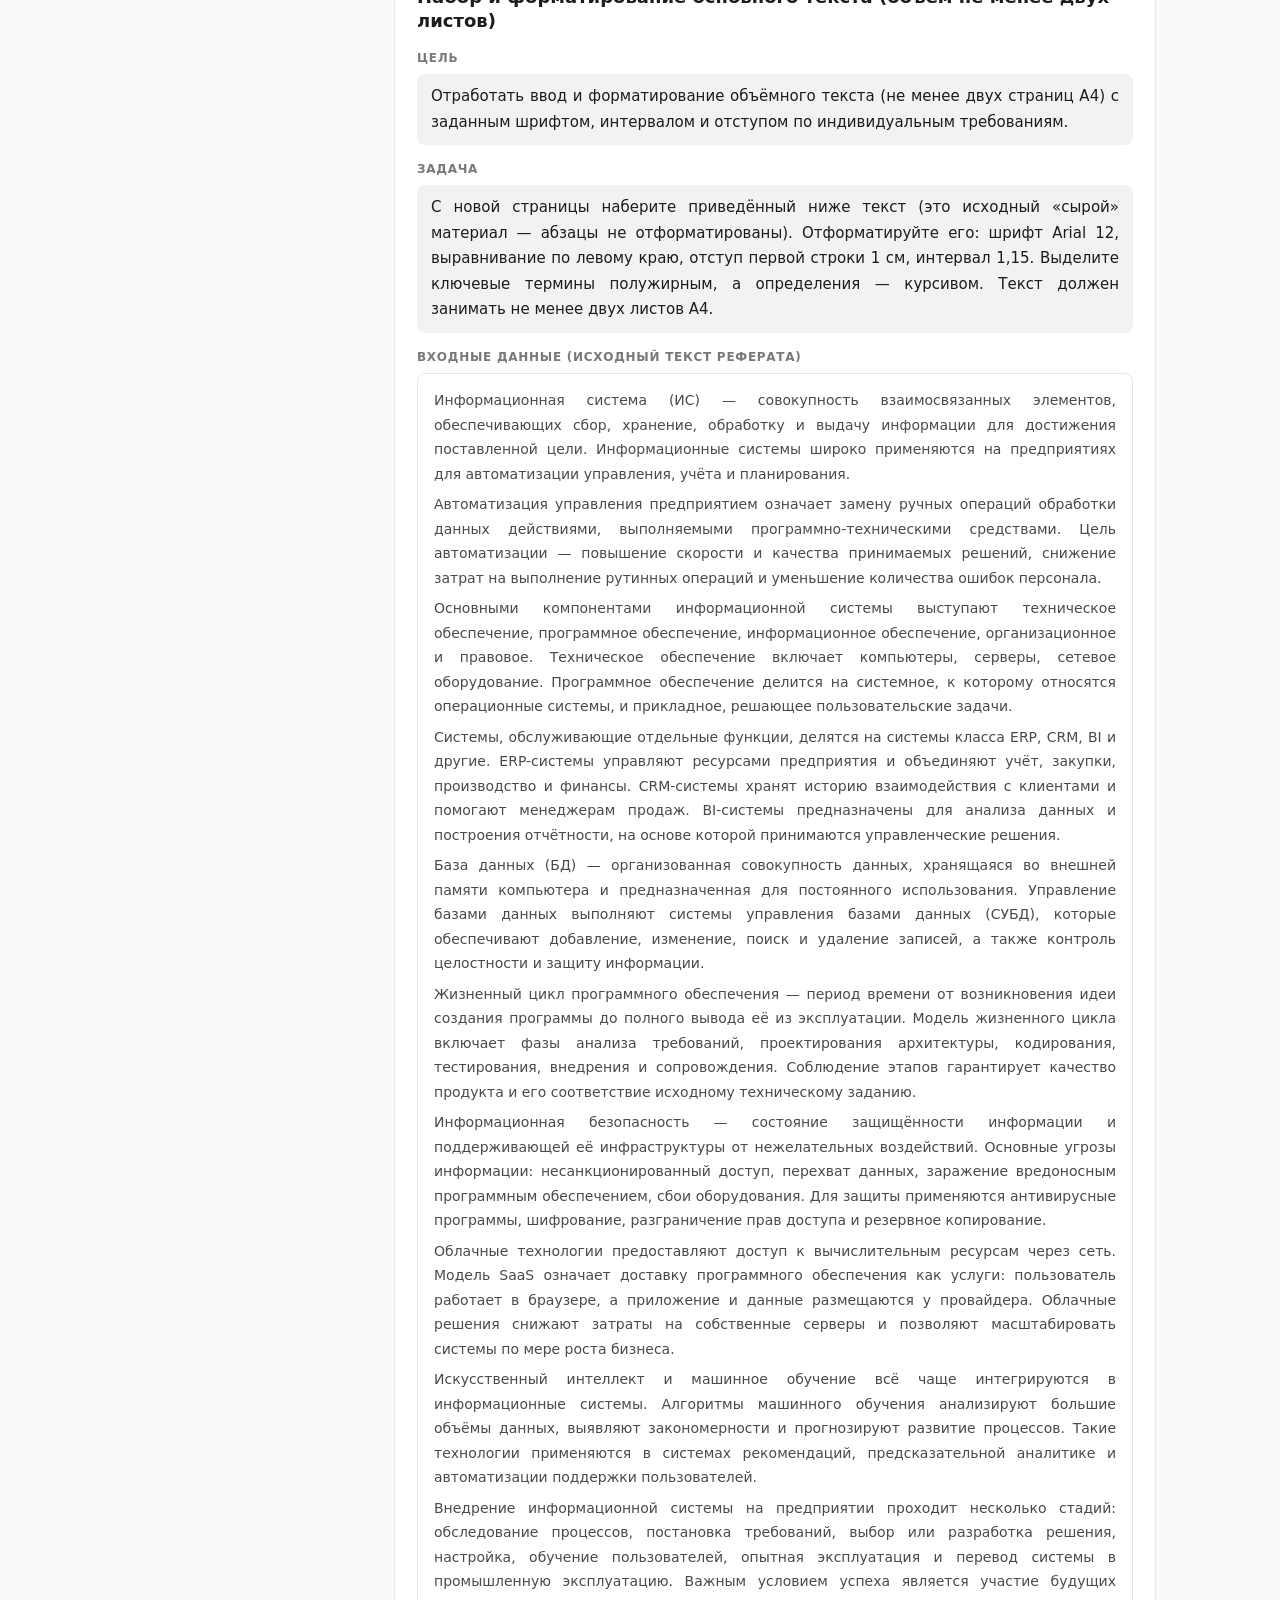
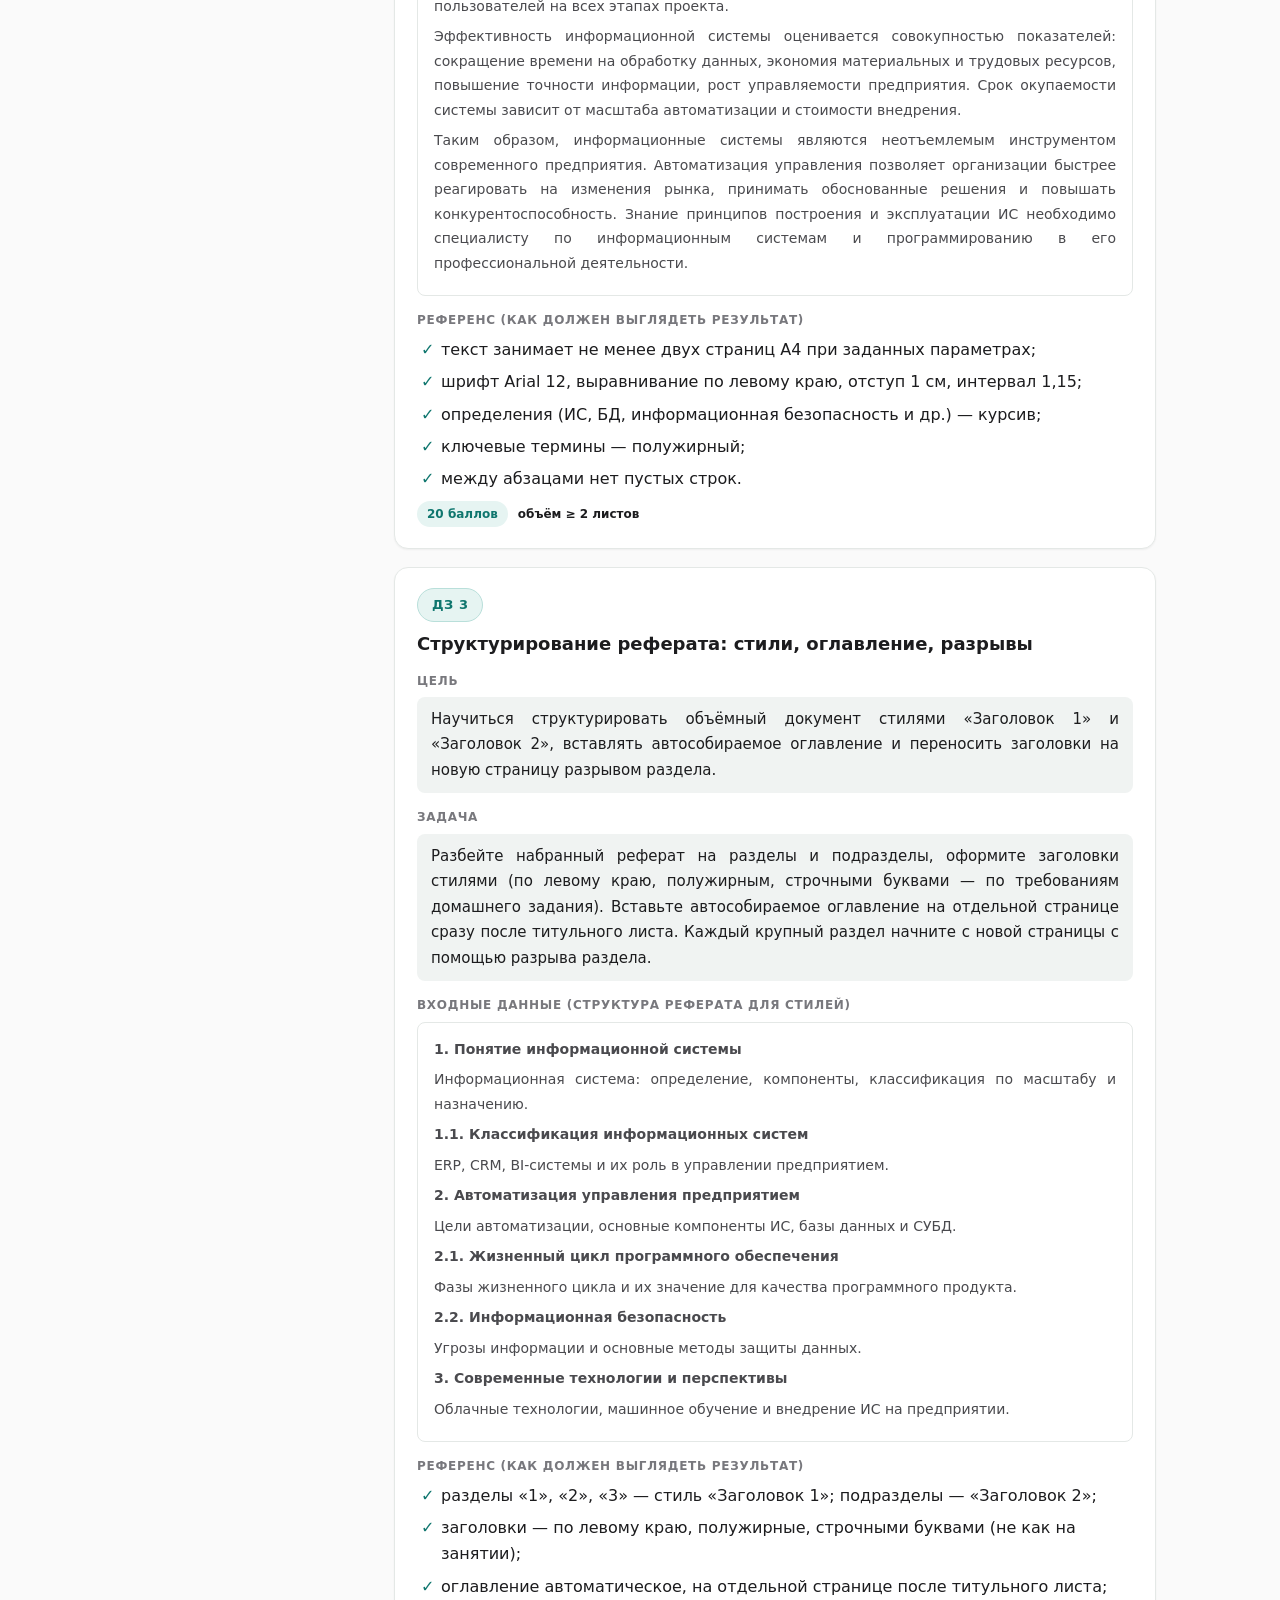
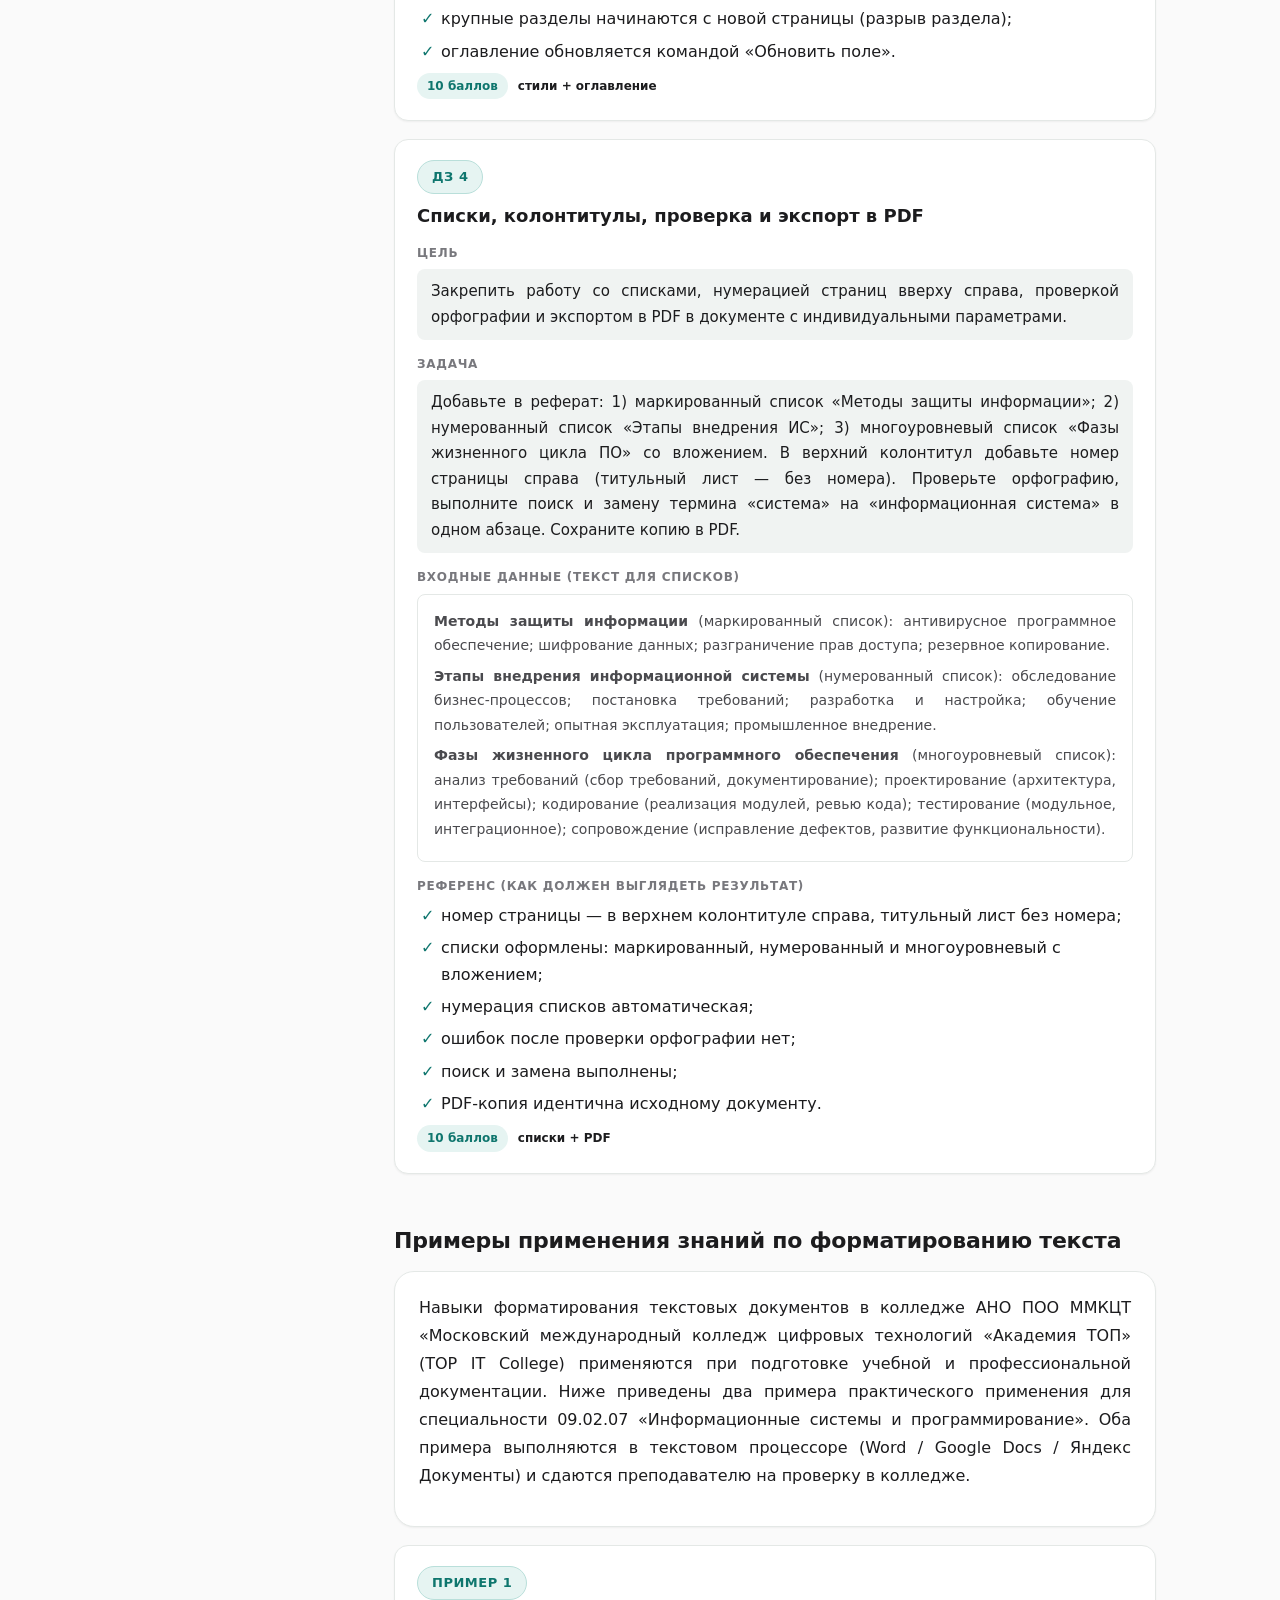
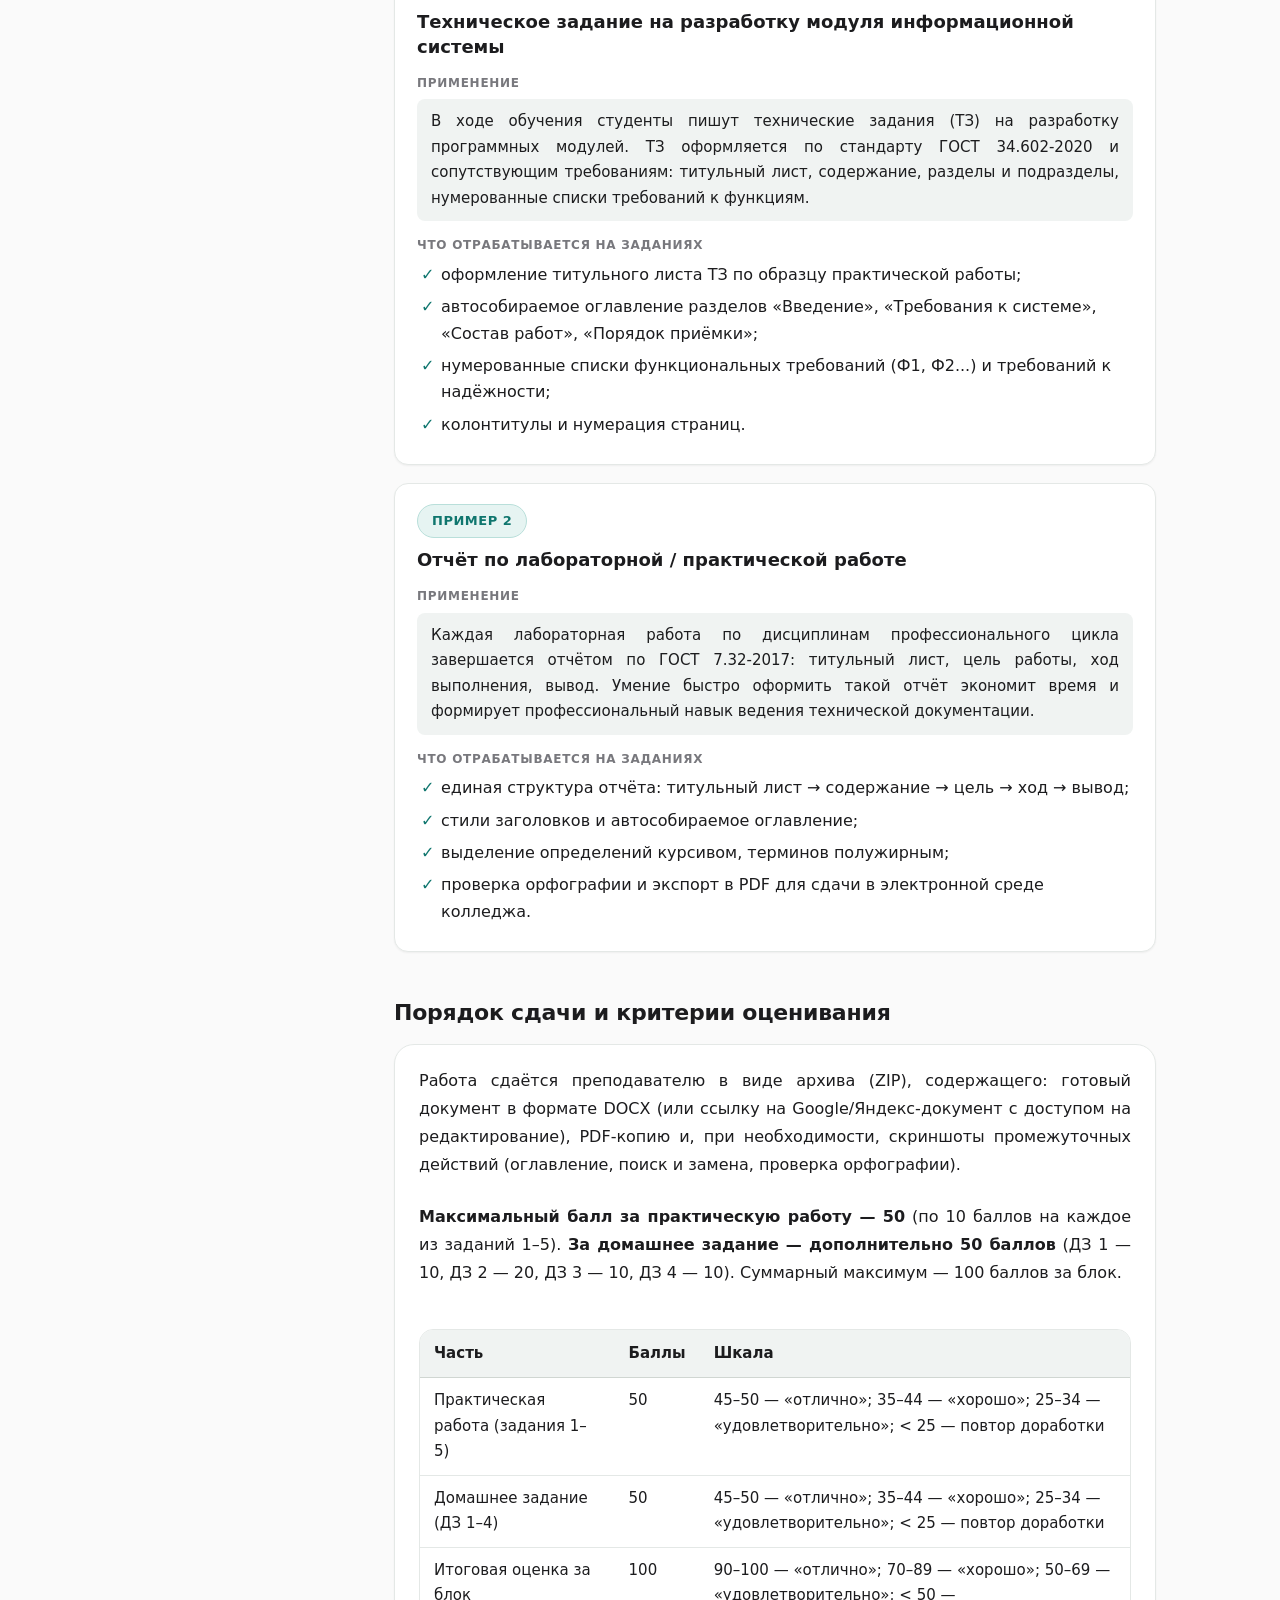
<file: isp/praktica-word.html>
<!DOCTYPE html>
<html lang="ru">
<head>
<meta charset="utf-8">
<meta name="viewport" content="width=device-width, initial-scale=1">
<title>Оформление документов по ГОСТ</title>
<link rel="stylesheet" href="../css/theme.css">
<link rel="stylesheet" href="../css/styles.css">
<link rel="stylesheet" href="../css/magic.css">
</head>
<body>
<header class="header">
  <div class="container header__inner">
    <a class="header__logo" href="../index.html">← Информационные технологии</a>
    <div class="header__right">
      <button class="theme-toggle" data-theme-toggle aria-label="Переключить тему">
        <svg data-icon="dark" viewBox="0 0 24 24" width="18" height="18" fill="currentColor"><path d="M12 3a9 9 0 1 0 9 9 7 7 0 0 1-9-9z"/></svg>
        <svg data-icon="light" viewBox="0 0 24 24" width="18" height="18" fill="currentColor" style="display:none"><path d="M12 7a5 5 0 1 0 0 10 5 5 0 0 0 0-10zm0-4v2m0 14v2m8-9h2M2 12h2m13-7l1.5-1.5M5.5 18.5L7 17m12 1l-1.5-1.5M5.5 5.5L7 7"/></svg>
      </button>
    </div>
  </div>
</header>
<main>
<div class="container">
  <article class="lesson">
    <header class="lesson__header">
      <div class="badge-row">
        <span class="badge badge--mark">Практическая работа</span>
        <span class="badge badge--mark">09.02.07 • ИС и программирование</span>
      </div>
      <h1 class="lesson__title">Оформление документов по ГОСТ</h1>
      <button class="btn btn--quiz" data-quiz-id="isp-word" style="margin-top:18px">Проверить себя</button>
    </header>
    <div class="lesson__layout">
      <nav class="lesson__toc"><div class="prose"><ul class="toc"><li><a class="toc-link" href="#s0">Общие требования к оформлению документов по ГОСТ 7.32-2017</a></li><li><a class="toc-link" href="#a4">Образец титульного листа на формате A4</a></li><li><a class="toc-link" href="#dz">Домашнее задание: «Оформление реферата по индивидуальным требованиям»</a></li><li><a class="toc-link" href="#pin">Примеры применения знаний по форматированию текста</a></li><li><a class="toc-link" href="#s6">Порядок сдачи и критерии оценивания</a></li></ul></div></nav>
      <div class="prose">
        <nav class="card">
          <h3>Содержание практической работы</h3>
          <ol style="padding-left:1.5rem;margin-top:.5rem">
            <li><a href="#s0" style="color:var(--accent);text-decoration:none">Общие требования к оформлению документов по ГОСТ 7.32-2017</a></li>
            <li><a href="#a4" style="color:var(--accent);text-decoration:none">Образец титульного листа на формате A4</a></li>
            <li><a href="#t1" style="color:var(--accent);text-decoration:none">Задание 1. Титульный лист и базовые настройки страницы</a></li>
            <li><a href="#t2" style="color:var(--accent);text-decoration:none">Задание 2. Форматирование абзацев и шрифтов</a></li>
            <li><a href="#t3" style="color:var(--accent);text-decoration:none">Задание 3. Стили заголовков и автособираемое оглавление</a></li>
            <li><a href="#t4" style="color:var(--accent);text-decoration:none">Задание 4. Списки и многоуровневая нумерация</a></li>
            <li><a href="#t5" style="color:var(--accent);text-decoration:none">Задание 5. Колонтитулы, специальные возможности и PDF</a></li>
            <li><a href="#dz" style="color:var(--accent);text-decoration:none">Домашнее задание: реферат по индивидуальным требованиям (4 пункта)</a></li>
            <li><a href="#dz1" style="color:var(--accent);text-decoration:none">ДЗ 1. Титульный лист реферата</a></li>
            <li><a href="#dz2" style="color:var(--accent);text-decoration:none">ДЗ 2. Набор и форматирование текста (от 2 листов)</a></li>
            <li><a href="#dz3" style="color:var(--accent);text-decoration:none">ДЗ 3. Стили, оглавление, разрывы</a></li>
            <li><a href="#dz4" style="color:var(--accent);text-decoration:none">ДЗ 4. Списки, колонтитулы, проверка и PDF</a></li>
            <li><a href="#pin" style="color:var(--accent);text-decoration:none">Примеры применения знаний по форматированию (для специальности)</a></li>
            <li><a href="#pin1" style="color:var(--accent);text-decoration:none">Пример 1. Техническое задание — эталон</a></li>
            <li><a href="#pin2" style="color:var(--accent);text-decoration:none">Пример 2. Отчёт по лабораторной — эталон</a></li>
            <li><a href="#s6" style="color:var(--accent);text-decoration:none">Порядок сдачи и критерии оценивания</a></li>
          </ol>
        </nav>
        <!-- s0 -->
        <h2 class="section-title first" id="s0">Общие требования к оформлению документов по ГОСТ 7.32-2017</h2>
        <div class="card">
          <p>Перед выполнением заданий сохраните в рабочей папке файл с именем <span class="key">Фамилия_Группа_ПР-1.docx</span> (например, <em>Иванов_ИС25-1_ПР-1.docx</em>) или создайте одноимённый документ в Google Docs / Яндекс Документах. Все пять заданий выполняются последовательно в одном документе: задания 1–4 добавляют к нему новые страницы, задание 5 завершает оформление и сохраняет копию в PDF.</p>
          <p>Для всех документов в этой практической работе действуют единые параметры, заданные в ГОСТ 7.32-2017:</p>
          <div class="ref-list">
            <ul>
              <li><strong>Поля:</strong> левое — 30 мм, правое — 15 мм, верхнее и нижнее — по 20 мм;</li>
              <li><strong>Шрифт:</strong> Times New Roman, размер 14 пт для основного текста;</li>
              <li><strong>Интервал:</strong> межстрочный — 1,5; между абзацами дополнительных отступов нет;</li>
              <li><strong>Абзац:</strong> выравнивание по ширине, отступ первой строки 1,25 см;</li>
              <li><strong>Нумерация страниц:</strong> арабские цифры, внизу по центру, титульный лист без номера;</li>
              <li><strong>Заголовки:</strong> прописными буквами, по центру либо слева с абзацным отступом, без точки в конце.</li>
            </ul>
          </div>
          <div class="info-box"><strong>Инструменты:</strong> задания выполняются в <span class="key">Microsoft Word</span>, <span class="key">Google Docs</span> или <span class="key">Яндекс Документах</span>. Названия пунктов меню могут различаться, но функции форматирования (поля, шрифт, стили, списки, колонтитулы) присутствуют во всех трёх программах. В тексте заданий указаны ориентиры для Word; в веб-редакторах ищите эквивалентные команды в меню «Формат» и «Вставка».</div>
        </div>
        <h2 class="section-title" id="a4" style="margin-top:2.25rem">Образец титульного листа на формате A4</h2>
        <div class="card">
          <p>Скачайте готовый файл-образец <span class="key">PR_1_titulny-list.docx</span> — это эталонный титульный лист практической работы, выполненный по вашему макету: колонтитулы по центру 12 пт серым, тема по центру, подписи справа, «Москва, 2026» в нижнем колонтитуле. Откройте его в Word, Google Docs или Яндекс Документах и используйте как образец для Задания 1 и ДЗ 1.</p>
          <p><a class="a4-down" href="PR_1_titulny-list.docx" download>Скачать образец титульного листа (Word, .docx)</a></p>
          <div class="info-box cyan" style="margin-top:1rem"><strong>Как выполнить в Word:</strong> вложите название колледжа и специальность в верхний колонтитул, а «Москва, 2026» — в нижний; задайте в колонтитулах шрифт 12 пт, серый цвет (например, Серый 50 %) и выравнивание по центру. Тело титульного листа — только тема, дисциплина и подписи. Чтобы колонтитулы не дублировались на следующих страницах, настройте «Особый колонтитул для первой страницы» или отдельный раздел.</div>
          <span class="lbl">Входные данные (текст для титульного листа)</span>
          <div class="src-text">
            <p><strong>Верхний колонтитул (по центру, 12 пт, серый):</strong></p>
            <p>АНО ПОО ММКЦТ «АКАДЕМИЯ ТОП»</p>
            <p>Специальность 09.02.07 Информационные системы и программирование</p>
            <p style="margin-top:1rem"><strong>Тело титульного листа (по центру):</strong></p>
            <p style="text-align:center"><strong>ПРАКТИЧЕСКАЯ РАБОТА № 1</strong></p>
            <p style="text-align:center">По дисциплине «Информационные технологии в профессиональной деятельности»</p>
            <p style="text-align:center">На тему «Оформление документа по требованиям ГОСТ 7.32-2017»</p>
            <p style="margin-top:1rem"><strong>Подписи (по правому краю):</strong></p>
            <p style="text-align:right">Выполнил(а): студент(ка) группы ИС-25-1<br>Иванов Иван Иванович<br>Проверил(а): преподаватель Е. А. Иванова</p>
            <p style="margin-top:1rem"><strong>Нижний колонтитул (по центру, 12 пт, серый):</strong></p>
            <p>Москва, 2026</p>
          </div>
          <span class="lbl">Референс (как должен выглядеть результат)</span>
          <div class="ref-list">
            <ul>
              <li>поля страницы установлены: 30 / 15 / 20 / 20 мм;</li>
              <li>верхний колонтитул — название колледжа и специальность, по центру, 12 пт, серым;</li>
              <li>название работы, дисциплина и тема — по центру листа, полужирным, прописными;</li>
              <li>блок «Выполнил / Проверил» выровнен по правому краю;</li>
              <li>нижний колонтитул — «Москва, 2026» по центру;</li>
              <li>титульный лист не имеет номера страницы.</li>
            </ul>
          </div>
          
  <div class="task-meta"><span class="badge level">10 баллов</span><span class="badge">Word / Google Docs / Яндекс Документы</span></div>
  
        </div>
        <!-- TASK 2 -->
        <div class="task-block" id="t2">
          <span class="task-num">Задание 2</span>
          <div class="task-title">Форматирование абзацев и шрифтов</div>
          <span class="lbl">Цель</span>
          <div class="goal">Отработать символьное и абзацное форматирование: шрифт, начертание, выравнивание, отступ первой строки, междустрочный интервал.</div>
          <span class="lbl">Задача</span>
          <div class="job">С новой страницы введите текст о специальности (входные данные ниже). Отформатируйте его по требованиям ГОСТ: выравнивание по ширине, отступ первой строки 1,25 см, интервал 1,5. Ключевые термины выделите полужирным, определения — курсивом, названия программ и языков — полужирным курсивом.</div>
          <span class="lbl">Входные данные (текст для форматирования)</span>
          <div class="src-text">
            <p>Информационная система (ИС) — это взаимосвязанная совокупность средств, методов и персонала, используемая для хранения, обработки и выдачи информации в интересах достижения поставленной цели.</p>
            <p>Разработка программного обеспечения (ПО) — процесс создания прикладных и системных программ, включающий анализ требований, проектирование, кодирование, тестирование и сопровождение. Для разработки ИС применяются языки программирования Python, Java, C# и среды разработки, например Visual Studio Code и IntelliJ IDEA.</p>
            <p>База данных (БД) — организованная совокупность данных, предназначенная для хранения и оперативного доступа. Управление базами данных выполняется с помощью систем управления базами данных (СУБД), таких как PostgreSQL, MySQL и MongoDB.</p>
            <p>Жизненный цикл ПО — непрерывный процесс от возникновения идеи до вывода программы из эксплуатации. Основные этапы: формирование требований, проектирование архитектуры, написание кода, тестирование, внедрение и сопровождение.</p>
          </div>
          <span class="lbl">Референс (как должен выглядеть результат)</span>
          <div class="ref-list">
            <ul>
              <li>весь текст — Times New Roman 14 пт, полуторный интервал, по ширине;</li>
              <li>первая строка каждого абзаца — отступ 1,25 см;</li>
              <li>определения (ИС, ПО, БД и т.д.) — курсив;</li>
              <li>ключевые термины внутри текста — полужирный;</li>
              <li>названия языков и программ — полужирный курсив;</li>
              <li>между абзацами нет пустых строк.</li>
            </ul>
          </div>
          
  <div class="task-meta"><span class="badge level">10 баллов</span><span class="badge">абзацы и шрифты</span></div>
  
        </div>
        <!-- TASK 3 -->
        <div class="task-block" id="t3">
          <span class="task-num">Задание 3</span>
          <div class="task-title">Стили заголовков и автособираемое оглавление</div>
          <span class="lbl">Цель</span>
          <div class="goal">Научиться структурировать документ с помощью стилей «Заголовок 1» и «Заголовок 2» и автоматически собирать оглавление.</div>
          <span class="lbl">Задача</span>
          <div class="job">С новой страницы добавьте структурированный текст (входные данные ниже). Заголовки разделов оформите стилем «Заголовок 1», подразделов — стилем «Заголовок 2». В начало документа (после титульного листа, на отдельной странице) вставьте автособираемое оглавление.</div>
          <span class="lbl">Входные данные (структура документа)</span>
          <div class="src-text">
            <p style="font-weight:700">1. Краткая характеристика специальности</p>
            <p>Специальность 09.02.07 «Информационные системы и программирование» готовит специалистов по разработке, внедрению и сопровождению программного обеспечения. Выпускники востребованы в IT-компаниях, банках и государственных учреждениях.</p>
            <p style="font-weight:700">1.1. Области профессиональной деятельности</p>
            <p>К областям профессиональной деятельности относятся: разработка модулей программного обеспечения, проектирование баз данных, тестирование ИС, администрирование и техническая поддержка.</p>
            <p style="font-weight:700">1.2. Ключевые компетенции</p>
            <p>Ключевые компетенции включают навыки алгоритмизации, владение языками программирования, умение работать в команде, знание жизненного цикла разработки ПО.</p>
            <p style="font-weight:700">2. Структура информационной системы</p>
            <p>Информационная система состоит из функциональных модулей и обеспечивающих подсистем: информационного, технического, программного и организационного обеспечения.</p>
            <p style="font-weight:700">2.1. Программное обеспечение ИС</p>
            <p>Программное обеспечение ИС делится на системное и прикладное. Системное ПО управляет работой оборудования, прикладное — решает задачи пользователя.</p>
          </div>
          <span class="lbl">Референс (как должен выглядеть результат)</span>
          <div class="ref-list">
            <ul>
              <li>разделы «1», «2» — стиль «Заголовок 1» (прописные, 14–16 пт);</li>
              <li>подразделы «1.1», «1.2», «2.1» — стиль «Заголовок 2»;</li>
              <li>основной текст — Times New Roman 14 пт, полуторный интервал;</li>
              <li>оглавление собрано автоматически через «Ссылки → Оглавление»;</li>
              <li>оглавление содержит все заголовки с номерами страниц;</li>
              <li>при изменении заголовков оглавление обновляется командой «Обновить поле».</li>
            </ul>
          </div>
          
  <div class="task-meta"><span class="badge level">10 баллов</span><span class="badge">стили и оглавление</span></div>
  
        </div>
        <!-- TASK 4 -->
        <div class="task-block" id="t4">
          <span class="task-num">Задание 4</span>
          <div class="task-title">Списки и многоуровневая нумерация</div>
          <span class="lbl">Цель</span>
          <div class="goal">Освоить создание маркированных, нумерованных и многоуровневых списков, а также автоматическую нумерацию подразделов вида «1.1, 1.2».</div>
          <span class="lbl">Задача</span>
          <div class="job">С новой страницы добавьте текст с перечислениями. Оформите: 1) маркированный список инструментов разработчика; 2) нумерованный список этапов разработки; 3) многоуровневый список компетенций (два уровня вложенности). Настройте автоматическую нумерацию подразделов документа.</div>
          <span class="lbl">Входные данные (текст для оформления списков)</span>
          <div class="src-text">
            <p><strong>Инструменты разработчика</strong> (маркированный список): редактор кода — Visual Studio Code; система контроля версий — Git; среда для тестов — JUnit / PyTest; СУБД — PostgreSQL; контейнеризация — Docker.</p>
            <p><strong>Этапы разработки программного обеспечения</strong> (нумерованный список): анализ требований; проектирование архитектуры; написание программного кода; тестирование и отладка; внедрение; сопровождение.</p>
            <p><strong>Должностные компетенции</strong> (многоуровневый список): профессиональные (проектирование БД, разработка модулей, тестирование, администрирование); межличностные (работа в команде, коммуникация, наставничество); цифровые (работа с системами контроля версий, знание стандартов ГОСТ, умение вести техническую документацию).</p>
          </div>
          <span class="lbl">Референс (как должен выглядеть результат)</span>
          <div class="ref-list">
            <ul>
              <li>маркированный список оформлен маркерами-тире или точками;</li>
              <li>нумерованный список — 6 пронумерованных пунктов, нумерация автоматическая;</li>
              <li>многоуровневый список — вложенные уровни с Tab (вложенность) и Shift+Tab (выход);</li>
              <li>шрифт во всех списках — Times New Roman 14 пт, интервал 1,5;</li>
              <li>нумерация подразделов документа — автоматическая «1.1, 1.2» через многоуровневый список.</li>
            </ul>
          </div>
          
  <div class="task-meta"><span class="badge level">10 баллов</span><span class="badge">списки</span></div>
  
        </div>
        <!-- TASK 5 -->
        <div class="task-block" id="t5">
          <span class="task-num">Задание 5</span>
          <div class="task-title">Колонтитулы, специальные возможности и PDF</div>
          <span class="lbl">Цель</span>
          <div class="goal">Научиться настраивать колонтитулы, нумерацию страниц, выполнять проверку орфографии и поиск/замену, а также экспортировать документ в PDF.</div>
          <span class="lbl">Задача</span>
          <div class="job">Завершите оформление документа: 1) добавьте в нижний колонтитул номер страницы по центру (на титульном листе номера нет); 2) в верхний колонтитул впишите фамилию и группу; 3) выполните проверку орфографии и уберите ошибки; 4) с помощью поиска и замены замените все вхождения слова «программного» на «программного» / либо «ИС» на «информационная система» в одном из абзацев; 5) сохраните копию документа в PDF и убедитесь, что PDF выглядит идентично.</div>
          <span class="lbl">Входные данные (дополнительный контрольный текст для вставки)</span>
          <div class="src-text">
            <p>Итоговый документ должен соответствовать требованиям стандарта ГОСТ 7.32-2017. Работа сдаётся в двух форматах: редактируемый файл и PDF-копия, идентичная по оформлению.</p>
          </div>
          <span class="lbl">Референс (как должен выглядеть результат)</span>
          <div class="ref-list">
            <ul>
              <li>номер страницы — внизу по центру, титульный лист без номера;</li>
              <li>верхний колонтитул — фамилия и группа;</li>
              <li>в документе нет орфографических и грамматических ошибок;</li>
              <li>команда «Поиск и замена» выполнена и продемонстрирована;</li>
              <li>PDF-копия существует и совпадает по структуре с исходным файлом;</li>
              <li>поля и шрифты в PDF не «поехали».</li>
            </ul>
          </div>
          
  <div class="task-meta"><span class="badge level">10 баллов</span><span class="badge">колонтитулы + PDF</span></div>
        </div>
        <!-- ДОМАШНЕЕ ЗАДАНИЕ -->
        <h2 class="section-title" style="margin-top:2.5rem" id="dz">Домашнее задание: «Оформление реферата по индивидуальным требованиям»</h2>
        <div class="card">
          <p>Цель домашней работы — самостоятельно применить навыки форматирования к <span class="key">большему документу объёмом не менее двух листов A4</span>, выполненному по <span class="key">изменённым требованиям оформления</span>, которые отличаются от тех, что отрабатывались на занятии. Переписывать классную работу нельзя: параметры и текст другие.</p>
          <p>Ниже приведены требования к оформлению домашнего реферата — они задают иную конфигурацию страницы, шрифта и нумерации, чем в практической работе:</p>
          <div class="ref-list">
            <ul>
              <li><strong>Шрифт:</strong> Arial, размер 12 пт для основного текста (вместо Times New Roman 14);</li>
              <li><strong>Поля:</strong> левое — 20 мм, правое — 10 мм, верхнее и нижнее — по 15 мм (вместо 30/15/20/20);</li>
              <li><strong>Интервал:</strong> межстрочный — 1,15 (вместо 1,5);</li>
              <li><strong>Абзац:</strong> выравнивание по левому краю, отступ первой строки 1 см (вместо по ширине и 1,25 см);</li>
              <li><strong>Заголовки:</strong> полужирные, по левому краю, строчными буквами (вместо прописных по центру);</li>
              <li><strong>Нумерация страниц:</strong> вверху справа, титульный лист без номера (вместо внизу по центру);</li>
              <li><strong>Титульный лист:</strong> обязательный, оформленный по образцу задания ДЗ-1.</li>
            </ul>
          </div>
        </div>
        <div class="task-block" id="dz1">
          <span class="task-num">ДЗ 1</span>
          <div class="task-title">Титульный лист домашнего реферата</div>
          <span class="lbl">Цель</span>
          <div class="goal">Закрепить создание титульного листа и настройку параметров страницы в соответствии с индивидуальными требованиями домашнего задания (шрифт Arial 12, поля 20/10/15/15).</div>
          <span class="lbl">Задача</span>
          <div class="job">Создайте новый документ <span class="key">Фамилия_Группа_Реферат.docx</span>, установите параметры страницы по изменённым требованиям, задайте стиль «Обычный» (Arial 12, интервал 1,15) и оформите титульный лист по образцу ниже.</div>
          <span class="lbl">Входные данные (текст титульного листа домашнего реферата)</span>
          <div class="src-text">
            <p><strong>Верхний колонтитул (по центру, 12 пт, серый):</strong></p>
            <p>АНО ПОО ММКЦТ «АКАДЕМИЯ ТОП»</p>
            <p>Специальность 09.02.07 Информационные системы и программирование</p>
            <p style="margin-top:1rem"><strong>Тело титульного листа (по центру):</strong></p>
            <p style="text-align:center"><strong>РЕФЕРАТ</strong></p>
            <p style="text-align:center">По дисциплине «Информационные технологии в профессиональной деятельности»</p>
            <p style="text-align:center">На тему «Роль информационных систем в автоматизации управления предприятием»</p>
            <p style="margin-top:1rem"><strong>Подписи (по правому краю):</strong></p>
            <p style="text-align:right">Выполнил(а): студент(ка) группы ИС-25-1<br>Иванов Иван Иванович<br>Проверил(а): преподаватель Е. А. Иванова</p>
            <p style="margin-top:1rem"><strong>Нижний колонтитул (по центру, 12 пт, серый):</strong></p>
            <p>Москва, 2026</p>
          </div>
          <span class="lbl">Референс (как должен выглядеть результат)</span>
          <div class="ref-list">
            <ul>
              <li>шрифт титульного листа — Arial 12 пт (по всему документу);</li>
              <li>блоки выровнены: шапка — по центру, «Выполнил/Проверил» — справа, город и год — по центру;</li>
              <li>титульный лист является первой страницей без номера;</li>
              <li>поля проверены в «Разметка страницы»: 20 / 10 / 15 / 15.</li>
            </ul>
          </div>
          
  <div class="task-meta"><span class="badge level">10 баллов</span><span class="badge">изменённые параметры</span></div>
  
        </div>
        <div class="task-block" id="dz2">
          <span class="task-num">ДЗ 2</span>
          <div class="task-title">Набор и форматирование основного текста (объём не менее двух листов)</div>
          <span class="lbl">Цель</span>
          <div class="goal">Отработать ввод и форматирование объёмного текста (не менее двух страниц A4) с заданным шрифтом, интервалом и отступом по индивидуальным требованиям.</div>
          <span class="lbl">Задача</span>
          <div class="job">С новой страницы наберите приведённый ниже текст (это исходный «сырой» материал — абзацы не отформатированы). Отформатируйте его: шрифт Arial 12, выравнивание по левому краю, отступ первой строки 1 см, интервал 1,15. Выделите ключевые термины полужирным, а определения — курсивом. Текст должен занимать не менее двух листов A4.</div>
          <span class="lbl">Входные данные (исходный текст реферата)</span>
          <div class="src-text">
            <p>Информационная система (ИС) — совокупность взаимосвязанных элементов, обеспечивающих сбор, хранение, обработку и выдачу информации для достижения поставленной цели. Информационные системы широко применяются на предприятиях для автоматизации управления, учёта и планирования.</p>
            <p>Автоматизация управления предприятием означает замену ручных операций обработки данных действиями, выполняемыми программно-техническими средствами. Цель автоматизации — повышение скорости и качества принимаемых решений, снижение затрат на выполнение рутинных операций и уменьшение количества ошибок персонала.</p>
            <p>Основными компонентами информационной системы выступают техническое обеспечение, программное обеспечение, информационное обеспечение, организационное и правовое. Техническое обеспечение включает компьютеры, серверы, сетевое оборудование. Программное обеспечение делится на системное, к которому относятся операционные системы, и прикладное, решающее пользовательские задачи.</p>
            <p>Системы, обслуживающие отдельные функции, делятся на системы класса ERP, CRM, BI и другие. ERP-системы управляют ресурсами предприятия и объединяют учёт, закупки, производство и финансы. CRM-системы хранят историю взаимодействия с клиентами и помогают менеджерам продаж. BI-системы предназначены для анализа данных и построения отчётности, на основе которой принимаются управленческие решения.</p>
            <p>База данных (БД) — организованная совокупность данных, хранящаяся во внешней памяти компьютера и предназначенная для постоянного использования. Управление базами данных выполняют системы управления базами данных (СУБД), которые обеспечивают добавление, изменение, поиск и удаление записей, а также контроль целостности и защиту информации.</p>
            <p>Жизненный цикл программного обеспечения — период времени от возникновения идеи создания программы до полного вывода её из эксплуатации. Модель жизненного цикла включает фазы анализа требований, проектирования архитектуры, кодирования, тестирования, внедрения и сопровождения. Соблюдение этапов гарантирует качество продукта и его соответствие исходному техническому заданию.</p>
            <p>Информационная безопасность — состояние защищённости информации и поддерживающей её инфраструктуры от нежелательных воздействий. Основные угрозы информации: несанкционированный доступ, перехват данных, заражение вредоносным программным обеспечением, сбои оборудования. Для защиты применяются антивирусные программы, шифрование, разграничение прав доступа и резервное копирование.</p>
            <p>Облачные технологии предоставляют доступ к вычислительным ресурсам через сеть. Модель SaaS означает доставку программного обеспечения как услуги: пользователь работает в браузере, а приложение и данные размещаются у провайдера. Облачные решения снижают затраты на собственные серверы и позволяют масштабировать системы по мере роста бизнеса.</p>
            <p>Искусственный интеллект и машинное обучение всё чаще интегрируются в информационные системы. Алгоритмы машинного обучения анализируют большие объёмы данных, выявляют закономерности и прогнозируют развитие процессов. Такие технологии применяются в системах рекомендаций, предсказательной аналитике и автоматизации поддержки пользователей.</p>
            <p>Внедрение информационной системы на предприятии проходит несколько стадий: обследование процессов, постановка требований, выбор или разработка решения, настройка, обучение пользователей, опытная эксплуатация и перевод системы в промышленную эксплуатацию. Важным условием успеха является участие будущих пользователей на всех этапах проекта.</p>
            <p>Эффективность информационной системы оценивается совокупностью показателей: сокращение времени на обработку данных, экономия материальных и трудовых ресурсов, повышение точности информации, рост управляемости предприятия. Срок окупаемости системы зависит от масштаба автоматизации и стоимости внедрения.</p>
            <p>Таким образом, информационные системы являются неотъемлемым инструментом современного предприятия. Автоматизация управления позволяет организации быстрее реагировать на изменения рынка, принимать обоснованные решения и повышать конкурентоспособность. Знание принципов построения и эксплуатации ИС необходимо специалисту по информационным системам и программированию в его профессиональной деятельности.</p>
          </div>
          <span class="lbl">Референс (как должен выглядеть результат)</span>
          <div class="ref-list">
            <ul>
              <li>текст занимает не менее двух страниц A4 при заданных параметрах;</li>
              <li>шрифт Arial 12, выравнивание по левому краю, отступ 1 см, интервал 1,15;</li>
              <li>определения (ИС, БД, информационная безопасность и др.) — курсив;</li>
              <li>ключевые термины — полужирный;</li>
              <li>между абзацами нет пустых строк.</li>
            </ul>
          </div>
          
  <div class="task-meta"><span class="badge level">20 баллов</span><span class="badge">объём ≥ 2 листов</span></div>
  
        </div>
        <div class="task-block" id="dz3">
          <span class="task-num">ДЗ 3</span>
          <div class="task-title">Структурирование реферата: стили, оглавление, разрывы</div>
          <span class="lbl">Цель</span>
          <div class="goal">Научиться структурировать объёмный документ стилями «Заголовок 1» и «Заголовок 2», вставлять автособираемое оглавление и переносить заголовки на новую страницу разрывом раздела.</div>
          <span class="lbl">Задача</span>
          <div class="job">Разбейте набранный реферат на разделы и подразделы, оформите заголовки стилями (по левому краю, полужирным, строчными буквами — по требованиям домашнего задания). Вставьте автособираемое оглавление на отдельной странице сразу после титульного листа. Каждый крупный раздел начните с новой страницы с помощью разрыва раздела.</div>
          <span class="lbl">Входные данные (структура реферата для стилей)</span>
          <div class="src-text">
            <p style="font-weight:700">1. Понятие информационной системы</p>
            <p>Информационная система: определение, компоненты, классификация по масштабу и назначению.</p>
            <p style="font-weight:700">1.1. Классификация информационных систем</p>
            <p>ERP, CRM, BI-системы и их роль в управлении предприятием.</p>
            <p style="font-weight:700">2. Автоматизация управления предприятием</p>
            <p>Цели автоматизации, основные компоненты ИС, базы данных и СУБД.</p>
            <p style="font-weight:700">2.1. Жизненный цикл программного обеспечения</p>
            <p>Фазы жизненного цикла и их значение для качества программного продукта.</p>
            <p style="font-weight:700">2.2. Информационная безопасность</p>
            <p>Угрозы информации и основные методы защиты данных.</p>
            <p style="font-weight:700">3. Современные технологии и перспективы</p>
            <p>Облачные технологии, машинное обучение и внедрение ИС на предприятии.</p>
          </div>
          <span class="lbl">Референс (как должен выглядеть результат)</span>
          <div class="ref-list">
            <ul>
              <li>разделы «1», «2», «3» — стиль «Заголовок 1»; подразделы — «Заголовок 2»;</li>
              <li>заголовки — по левому краю, полужирные, строчными буквами (не как на занятии);</li>
              <li>оглавление автоматическое, на отдельной странице после титульного листа;</li>
              <li>крупные разделы начинаются с новой страницы (разрыв раздела);</li>
              <li>оглавление обновляется командой «Обновить поле».</li>
            </ul>
          </div>
          
  <div class="task-meta"><span class="badge level">10 баллов</span><span class="badge">стили + оглавление</span></div>
  
        </div>
        <div class="task-block" id="dz4">
          <span class="task-num">ДЗ 4</span>
          <div class="task-title">Списки, колонтитулы, проверка и экспорт в PDF</div>
          <span class="lbl">Цель</span>
          <div class="goal">Закрепить работу со списками, нумерацией страниц вверху справа, проверкой орфографии и экспортом в PDF в документе с индивидуальными параметрами.</div>
          <span class="lbl">Задача</span>
          <div class="job">Добавьте в реферат: 1) маркированный список «Методы защиты информации»; 2) нумерованный список «Этапы внедрения ИС»; 3) многоуровневый список «Фазы жизненного цикла ПО» со вложением. В верхний колонтитул добавьте номер страницы справа (титульный лист — без номера). Проверьте орфографию, выполните поиск и замену термина «система» на «информационная система» в одном абзаце. Сохраните копию в PDF.</div>
          <span class="lbl">Входные данные (текст для списков)</span>
          <div class="src-text">
            <p><strong>Методы защиты информации</strong> (маркированный список): антивирусное программное обеспечение; шифрование данных; разграничение прав доступа; резервное копирование.</p>
            <p><strong>Этапы внедрения информационной системы</strong> (нумерованный список): обследование бизнес-процессов; постановка требований; разработка и настройка; обучение пользователей; опытная эксплуатация; промышленное внедрение.</p>
            <p><strong>Фазы жизненного цикла программного обеспечения</strong> (многоуровневый список): анализ требований (сбор требований, документирование); проектирование (архитектура, интерфейсы); кодирование (реализация модулей, ревью кода); тестирование (модульное, интеграционное); сопровождение (исправление дефектов, развитие функциональности).</p>
          </div>
          <span class="lbl">Референс (как должен выглядеть результат)</span>
          <div class="ref-list">
            <ul>
              <li>номер страницы — в верхнем колонтитуле справа, титульный лист без номера;</li>
              <li>списки оформлены: маркированный, нумерованный и многоуровневый с вложением;</li>
              <li>нумерация списков автоматическая;</li>
              <li>ошибок после проверки орфографии нет;</li>
              <li>поиск и замена выполнены;</li>
              <li>PDF-копия идентична исходному документу.</li>
            </ul>
          </div>
          
  <div class="task-meta"><span class="badge level">10 баллов</span><span class="badge">списки + PDF</span></div>
  
        </div>
        <!-- ПРИМЕРЫ ПРИМЕНЕНИЯ -->
        <h2 class="section-title" style="margin-top:2.5rem" id="pin">Примеры применения знаний по форматированию текста</h2>
        <div class="card">
          <p>Навыки форматирования текстовых документов в колледже АНО ПОО ММКЦТ «Московский международный колледж цифровых технологий «Академия ТОП» (TOP IT College) применяются при подготовке учебной и профессиональной документации. Ниже приведены два примера практического применения для специальности 09.02.07 «Информационные системы и программирование». Оба примера выполняются в текстовом процессоре (Word / Google Docs / Яндекс Документы) и сдаются преподавателю на проверку в колледже.</p>
        </div>
        <div class="task-block" id="pin1">
          <span class="task-num">Пример 1</span>
          <div class="task-title">Техническое задание на разработку модуля информационной системы</div>
          <span class="lbl">Применение</span>
          <div class="job">В ходе обучения студенты пишут технические задания (ТЗ) на разработку программных модулей. ТЗ оформляется по стандарту ГОСТ 34.602-2020 и сопутствующим требованиям: титульный лист, содержание, разделы и подразделы, нумерованные списки требований к функциям.</div>
          <span class="lbl">Что отрабатывается на заданиях</span>
          <div class="ref-list">
            <ul>
              <li>оформление титульного листа ТЗ по образцу практической работы;</li>
              <li>автособираемое оглавление разделов «Введение», «Требования к системе», «Состав работ», «Порядок приёмки»;</li>
              <li>нумерованные списки функциональных требований (Ф1, Ф2...) и требований к надёжности;</li>
              <li>колонтитулы и нумерация страниц.</li>
            </ul>
          </div>
  
        </div>
        <div class="task-block" id="pin2">
          <span class="task-num">Пример 2</span>
          <div class="task-title">Отчёт по лабораторной / практической работе</div>
          <span class="lbl">Применение</span>
          <div class="job">Каждая лабораторная работа по дисциплинам профессионального цикла завершается отчётом по ГОСТ 7.32-2017: титульный лист, цель работы, ход выполнения, вывод. Умение быстро оформить такой отчёт экономит время и формирует профессиональный навык ведения технической документации.</div>
          <span class="lbl">Что отрабатывается на заданиях</span>
          <div class="ref-list">
            <ul>
              <li>единая структура отчёта: титульный лист → содержание → цель → ход → вывод;</li>
              <li>стили заголовков и автособираемое оглавление;</li>
              <li>выделение определений курсивом, терминов полужирным;</li>
              <li>проверка орфографии и экспорт в PDF для сдачи в электронной среде колледжа.</li>
            </ul>
          </div>
  
        </div>
        <!-- s6 -->
        <h2 class="section-title" id="s6">Порядок сдачи и критерии оценивания</h2>
        <div class="card">
          <p>Работа сдаётся преподавателю в виде архива (ZIP), содержащего: готовый документ в формате DOCX (или ссылку на Google/Яндекс-документ с доступом на редактирование), PDF-копию и, при необходимости, скриншоты промежуточных действий (оглавление, поиск и замена, проверка орфографии).</p>
          <p><strong>Максимальный балл за практическую работу — 50</strong> (по 10 баллов на каждое из заданий 1–5). <strong>За домашнее задание — дополнительно 50 баллов</strong> (ДЗ 1 — 10, ДЗ 2 — 20, ДЗ 3 — 10, ДЗ 4 — 10). Суммарный максимум — 100 баллов за блок.</p>
          <div class="table-wrap"><table>
            <thead><tr><th>Часть</th><th>Баллы</th><th>Шкала</th></tr></thead>
            <tbody>
              <tr><td>Практическая работа (задания 1–5)</td><td>50</td><td>45–50 — «отлично»; 35–44 — «хорошо»; 25–34 — «удовлетворительно»; &lt; 25 — повтор доработки</td></tr>
              <tr><td>Домашнее задание (ДЗ 1–4)</td><td>50</td><td>45–50 — «отлично»; 35–44 — «хорошо»; 25–34 — «удовлетворительно»; &lt; 25 — повтор доработки</td></tr>
              <tr><td>Итоговая оценка за блок</td><td>100</td><td>90–100 — «отлично»; 70–89 — «хорошо»; 50–69 — «удовлетворительно»; &lt; 50 — «неудовлетворительно»</td></tr>
            </tbody>
          </table></div>
          <div class="info-box cyan"><strong>Требования к защите:</strong> при защите студент кратко объясняет, какими командами он выполнил каждое задание (демонстрирует настройку полей, стилей, оглавления и колонтитулов) и отвечает на контрольные вопросы лекции «Текстовые процессоры». Для домашнего задания дополнительно объясняет, чем его форматирование отличается от классного (шрифт, поля, интервал, нумерация).</div>
        </div>
        <div class="lesson__nav">
          <a class="btn btn--ghost btn--sm" href="../index.html">← Ко всем материалам</a>
          <button class="btn btn--sm btn--quiz" data-quiz-id="isp-word">Проверить себя</button>
        </div>
      </div>
    </div>
  </article>
</div>
</main>
<footer class="footer"><div class="container">Информационные технологии в профессиональной деятельности</div></footer>
<script src="../js/theme.js"></script>
<script src="../js/cursor.js"></script>
<script src="../js/quiz-data.js"></script>
<script src="../js/quiz.js"></script>
<script src="../js/main.js"></script>
</body>
</html>
</file>
<file: css/theme.css>
/* ==========================================================================
   magic-practicum — design tokens
   Нейтральный фон + один изумрудный акцент. Сдержанно, без кричащих градиентов.
   ========================================================================== */

:root {
  /* Светлая тема */
  --bg: #fafafa;
  --bg-soft: #f3f5f4;
  --surface: #ffffff;
  --surface-hover: #f0f3f2;
  --surface-active: #e8ecea;
  --surface-header: #c5cec9;
  --header-border: #98a39d;
  --ink: #1c1c1e;
  --ink-soft: #4a4a4e;
  --ink-muted: #78787d;
  --line: #e4e8e6;
  --line-strong: #d0d6d2;

  --accent: #0f766e;      /* изумрудный */
  --accent-strong: #115e59;
  --accent-soft: #e6f4f2;
  --accent-line: #b9dfda;
  --gold: #b8860b;        /* сдержанный золотой акцент */

  --on-accent: #ffffff;
  --success: #15803d;
  --success-soft: #e8f7ee;
  --danger: #b3261e;
  --danger-soft: #fdecea;

  --shadow-sm: 0 1px 2px rgba(20,24,22,.05);
  --shadow-md: 0 4px 16px rgba(20,24,22,.07);
  --shadow-lg: 0 10px 32px rgba(20,24,22,.10);

  --radius-sm: 8px;
  --radius: 14px;
  --radius-lg: 20px;

  --glow-accent: rgba(15,118,110,.20);
  --glow-cyan: rgba(6,182,212,.16);
  --glow-gold: rgba(184,134,11,.16);

  --font: system-ui, -apple-system, "Segoe UI", Roboto, sans-serif;
  --mono: ui-monospace, "SF Mono", "Cascadia Code", "Roboto Mono", Menlo, monospace;
}

/* Тёмная тема — мягкие оттенки, без чистого чёрного */
[data-theme="dark"] {
  --bg: #141414;
  --bg-soft: #1a1a1a;
  --surface: #1e1e1e;
  --surface-hover: #262626;
  --surface-active: #2e2e2e;
  --surface-header: #383838;
  --header-border: #1a1a1a;
  --ink: #e6e6e6;
  --ink-soft: #b4b4b8;
  --ink-muted: #8a8a8e;
  --line: #2e2e2e;
  --line-strong: #3a3a3a;

  --accent: #2dd4bf;
  --accent-strong: #5eead4;
  --accent-soft: rgba(45,212,191,.10);
  --accent-line: rgba(45,212,191,.28);
  --gold: #d4a84b;

  --on-accent: #04211e;
  --success: #4ade80;
  --success-soft: rgba(74,222,128,.12);
  --danger: #f87171;
  --danger-soft: rgba(248,113,113,.12);

  --shadow-sm: 0 1px 2px rgba(0,0,0,.4);
  --shadow-md: 0 4px 16px rgba(0,0,0,.45);
  --shadow-lg: 0 10px 32px rgba(0,0,0,.5);

  --glow-accent: rgba(45,212,191,.16);
  --glow-cyan: rgba(6,182,212,.14);
  --glow-gold: rgba(212,168,75,.12);
}

@media (prefers-color-scheme: dark) {
  :root:not([data-theme="light"]) {
    --bg: #141414;
    --bg-soft: #1a1a1a;
    --surface: #1e1e1e;
    --surface-hover: #262626;
    --surface-active: #2e2e2e;
    --surface-header: #383838;
    --header-border: #1a1a1a;
    --ink: #e6e6e6;
    --ink-soft: #b4b4b8;
    --ink-muted: #8a8a8e;
    --line: #2e2e2e;
    --line-strong: #3a3a3a;
    --accent: #2dd4bf;
    --accent-strong: #5eead4;
    --accent-soft: rgba(45,212,191,.10);
    --accent-line: rgba(45,212,191,.28);
    --gold: #d4a84b;
    --on-accent: #04211e;
    --success: #4ade80;
    --success-soft: rgba(74,222,128,.12);
    --danger: #f87171;
    --danger-soft: rgba(248,113,113,.12);
    --shadow-sm: 0 1px 2px rgba(0,0,0,.4);
    --shadow-md: 0 4px 16px rgba(0,0,0,.45);
    --shadow-lg: 0 10px 32px rgba(0,0,0,.5);

    --glow-accent: rgba(45,212,191,.16);
    --glow-cyan: rgba(6,182,212,.14);
    --glow-gold: rgba(212,168,75,.12);
  }
}
</file>
<file: css/styles.css>
/* ==========================================================================
   magic-practicum — базовые стили и компоненты
   ========================================================================== */

/* ---- Reset ---- */
*, *::before, *::after { box-sizing: border-box; margin: 0; padding: 0; }

html { scroll-behavior: smooth; }

body {
  font-family: var(--font);
  font-size: 16px;
  line-height: 1.7;
  color: var(--ink);
  background: var(--bg);
  min-height: 100vh;
  -webkit-font-smoothing: antialiased;
  text-rendering: optimizeLegibility;
  transition: background-color .25s ease, color .25s ease;
}

/* Мягкое фоновое свечение — медленное «дыхание» градиента */
body::before {
  content: '';
  position: fixed;
  inset: 0;
  background:
    radial-gradient(ellipse 900px 540px at 15% 10%, var(--glow-accent) 0%, transparent 70%),
    radial-gradient(ellipse 700px 460px at 85% 80%, var(--glow-cyan) 0%, transparent 70%),
    radial-gradient(ellipse 500px 400px at 50% 110%, var(--glow-gold) 0%, transparent 70%);
  background-size: 130% 130%;
  background-position: 0% 0%;
  pointer-events: none;
  z-index: -1;
  animation: bg-breathe 14s ease-in-out infinite alternate;
}
@keyframes bg-breathe {
  0%   { background-position: 0% 0%; opacity: .7; }
  100% { background-position: 8% 8%; opacity: 1; }
}

/* Переход тем для всех элементов */
body, .card, .header, .nav, a, button, input, textarea,
.path, .quiz-modal, .quiz-overlay, .quiz-card,
.def-block, .info-box, .callout, .task-card, .toc-link,
.badge, .btn {
  transition: background-color .25s ease, color .25s ease,
              border-color .25s ease, box-shadow .25s ease;
}

/* ---- Полоса прогресса чтения (вверху страницы) ---- */
#reading-progress {
  position: fixed;
  top: 0; left: 0;
  height: 3px;
  width: 0%;
  background: linear-gradient(90deg, var(--accent), var(--accent-strong));
  box-shadow: 0 0 8px var(--accent-line);
  z-index: 1000;
  transition: width .08s linear;
}

/* ---- Медленно всплывающие частицы ---- */
.magic-particle {
  position: fixed;
  bottom: -2vh;
  width: 5px; height: 5px;
  border-radius: 50%;
  background: var(--accent);
  opacity: 0;
  pointer-events: none;
  z-index: 0;
  animation: particle-rise linear infinite;
}
@keyframes particle-rise {
  0%   { transform: translateY(0) translateX(0) scale(1); opacity: 0; }
  10%  { opacity: .5; }
  50%  { opacity: .25; }
  100% { transform: translateY(-105vh) translateX(var(--drift, 20px)) scale(.4); opacity: 0; }
}

/* ---- Плавное появление карточек при скролле ---- */
.reveal {
  opacity: 0;
  transform: translateY(28px);
  transition: opacity .7s ease, transform .7s ease;
  will-change: opacity, transform;
}
.reveal.is-visible {
  opacity: 1;
  transform: translateY(0);
}
@media (prefers-reduced-motion: reduce) {
  .reveal { opacity: 1; transform: none; transition: none; }
  .magic-particle { display: none; }
  #reading-progress { display: none; }
}

img { max-width: 100%; display: block; }
a { color: var(--accent); text-decoration: none; }
a:hover { color: var(--accent-strong); }

/* ---- Layout ---- */
main { position: relative; z-index: 1; }
.container { max-width: 1080px; margin: 0 auto; padding: 0 24px; }
.container--wide { max-width: 1240px; }

/* ---- Header ---- */
.header {
  position: sticky;
  top: 0;
  z-index: 50;
  background: color-mix(in srgb, var(--bg) 82%, transparent);
  backdrop-filter: blur(12px);
  border-bottom: 1px solid var(--line);
}
.header__inner {
  display: flex;
  align-items: center;
  justify-content: space-between;
  gap: 16px;
  padding: 14px 0;
}
.header__logo { font-weight: 700; font-size: 18px; letter-spacing: -.01em; color: var(--ink); }
.header__logo .accent { color: var(--accent); }
.header__right { display: flex; align-items: center; gap: 12px; }

/* Кнопка темы */
.theme-toggle {
  border: 1px solid var(--line);
  background: var(--surface);
  color: var(--ink);
  width: 36px; height: 36px;
  border-radius: 10px;
  display: inline-flex; align-items: center; justify-content: center;
  cursor: pointer;
  box-shadow: var(--shadow-sm);
}
.theme-toggle svg { width: 18px; height: 18px; }
.theme-toggle:hover { background: var(--surface-hover); }

/* ---- Кнопки ---- */
.btn {
  display: inline-flex; align-items: center; justify-content: center; gap: 8px;
  padding: 10px 18px;
  border-radius: 10px;
  font-weight: 600;
  font-size: 15px;
  border: 1px solid transparent;
  cursor: pointer;
  box-shadow: var(--shadow-sm);
  background: var(--accent);
  color: var(--on-accent);
  transition: transform .15s ease, box-shadow .25s ease, background-color .25s;
}
.btn:hover { transform: translateY(-1px); box-shadow: var(--shadow-md); }
.btn--ghost { background: var(--surface); color: var(--ink); border-color: var(--line); }
.btn--ghost:hover { background: var(--surface-hover); }
.btn--sm { padding: 7px 13px; font-size: 14px; }
.btn--lg { padding: 13px 26px; font-size: 16px; }

/* ---- Hero ---- */
.hero { padding: 72px 0 48px; text-align: center; }
.hero__eyebrow {
  display: inline-block; font-size: 13px; font-weight: 600;
  letter-spacing: .06em; text-transform: uppercase;
  color: var(--accent); margin-bottom: 16px;
}
.hero__title {
  font-size: clamp(34px, 6vw, 56px);
  line-height: 1.08; font-weight: 800; letter-spacing: -.02em;
  margin-bottom: 20px; max-width: 760px; margin-inline: auto;
  will-change: transform;
  cursor: default;
}
.hero__title .accent { color: var(--accent); display: inline-block; }
/* движение заголовка задаёт JS в initHeroTilt; подсветка при наведении убрана */
.hero__sub { font-size: 18px; color: var(--ink-soft); max-width: 620px; margin: 0 auto; line-height: 1.6; }

/* ---- Section headers ---- */
.section { padding: 40px 0; }
.section__head { margin-bottom: 22px; }
.section__title { font-size: 19px; font-weight: 700; letter-spacing: -.01em; margin-bottom: 4px; color: var(--ink); }
.section__desc { color: var(--ink-muted); font-size: 14px; max-width: 640px; }

/* Анимация подчёркивания заголовков при наведении */
.underline-hover {
  position: relative;
  display: inline-block;
  cursor: pointer;
}
.underline-hover::after {
  content: '';
  position: absolute;
  left: 0; bottom: -2px;
  width: 100%; height: 2px;
  background: var(--accent);
  transform: scaleX(0);
  transform-origin: left;
  transition: transform .28s ease;
}
.underline-hover:hover::after { transform: scaleX(1); }

/* ---- Карточки (главная: лекции/практики) ---- */
.grid {
  display: grid;
  grid-template-columns: repeat(auto-fill, minmax(320px, 1fr));
  gap: 18px;
  align-items: stretch;
}
.card {
  background: var(--surface);
  border: 1px solid var(--line);
  border-radius: var(--radius-lg);
  padding: 22px 24px;
  box-shadow: var(--shadow-sm);
  display: flex; flex-direction: column;
  gap: 10px;
  transition: box-shadow .25s, border-color .25s;
  cursor: pointer;
  position: relative;
  min-height: 100%;
  height: 100%;
}
.card:hover { box-shadow: var(--shadow-md); border-color: var(--line-strong); }
.card__body {
  display: flex; flex-direction: column; gap: 10px;
  text-decoration: none; color: inherit;
}
.card__body, .card__body:hover { color: inherit; }
.card > a { color: inherit; }
.card__top { display: flex; align-items: center; justify-content: space-between; gap: 10px; }
.card__type {
  font-size: 12px; font-weight: 700; text-transform: uppercase; letter-spacing: .05em;
  color: var(--accent); padding: 4px 10px; border-radius: 6px; background: var(--accent-soft);
  flex-shrink: 0;
}
.card__title {
  font-size: 17px; font-weight: 700; line-height: 1.35; color: var(--ink);
  display: -webkit-box; -webkit-line-clamp: 2; -webkit-box-orient: vertical; overflow: hidden;
  min-height: calc(1.35em * 2);
}
.card__desc {
  font-size: 14px; color: var(--ink-soft); line-height: 1.55; flex-grow: 1;
  display: -webkit-box; -webkit-line-clamp: 3; -webkit-box-orient: vertical; overflow: hidden;
  min-height: calc(1.55em * 3);
}
.card__meta { margin-top: auto; display: flex; align-items: center; justify-content: space-between; gap: 16px; font-size: 13px; color: var(--ink-muted); }
.card__meta .btn--quiz { cursor: pointer; }

/* Бейдж состояния теста */
.badge {
  display: inline-flex; align-items: center; gap: 6px;
  font-size: 12px; font-weight: 600; padding: 4px 10px; border-radius: 999px;
}
.badge--done { background: var(--success-soft); color: var(--success); }
.badge--todo { background: var(--surface-hover); color: var(--ink-muted); }
.badge--mark { background: var(--accent-soft); color: var(--accent); }

/* ---- Блоки «теория / практика / чек-лист» ---- */
.badge-row { display: inline-flex; flex-wrap: wrap; gap: 8px; margin-bottom: 18px; }

/* ---- Страница лекции ---- */
.lesson { padding: 40px 0 64px; }
.lesson__header { margin-bottom: 32px; }
.lesson__title { font-size: 34px; font-weight: 800; letter-spacing: -.02em; line-height: 1.15; margin-bottom: 10px; }
.lesson__lead { font-size: 17px; color: var(--ink-soft); max-width: 700px; }

/* Оглавление сбоку (sticky) */
.lesson__layout { display: grid; grid-template-columns: 230px 1fr; gap: 40px; align-items: start; }
.lesson__toc {
  position: sticky; top: 90px;
  display: none;
}
@media (min-width: 900px) { .lesson__toc { display: block; } }
.toc { list-style: none; border-left: 1px solid var(--line); padding-left: 16px; }
.toc li { margin-bottom: 6px; }
.toc-link {
  font-size: 14px; color: var(--ink-muted); line-height: 1.4;
  display: block; padding: 4px 6px; border-radius: 6px;
}
.toc-link:hover, .toc-link.is-active { color: var(--accent); background: var(--accent-soft); }

/* ---- Контентные блоки лекций ---- */
.prose h2 {
  font-size: 24px; font-weight: 700; letter-spacing: -.01em;
  margin: 40px 0 14px; padding-top: 8px; scroll-margin-top: 90px;
}
.prose h3 { font-size: 19px; font-weight: 700; margin: 28px 0 10px; }
.prose p { margin-bottom: 14px; line-height: 1.75; text-align: justify; }
.prose .def-block, .prose .info-box, .prose .qlist .q,
.prose .type-block p, .prose .desc { text-align: justify; }
.prose ul, .prose ol { margin: 0 0 14px 22px; }
.prose li { margin-bottom: 6px; line-height: 1.65; }
.prose strong { font-weight: 650; }
.prose a { text-decoration: underline; text-underline-offset: 2px; }

/* Термины и определения */
.def-block {
  border-left: 3px solid var(--accent);
  background: var(--accent-soft);
  padding: 14px 18px;
  border-radius: 0 var(--radius-sm) var(--radius-sm) 0;
  margin: 18px 0;
}
.def-block__term { font-weight: 700; color: var(--accent-strong); display: block; margin-bottom: 4px; }

/* Callout-блоки */
.callout {
  display: flex; gap: 12px; align-items: flex-start;
  border: 1px solid var(--line);
  border-radius: var(--radius);
  padding: 14px 16px;
  margin: 14px 0;
  background: var(--surface);
}
.callout--info { border-color: var(--accent-line); background: var(--accent-soft); }
.callout--warning { border-left: 3px solid var(--gold); background: color-mix(in srgb, var(--surface) 85%, var(--gold) 6%); }
.callout--tip { border-left: 3px solid var(--success); }
.callout__icon { flex-shrink: 0; width: 20px; height: 20px; display: flex; align-items: center; justify-content: center; margin-top: 2px; }
.callout__body { font-size: 15px; }
.callout__body strong { font-weight: 650; }

/* Ключевые мысли */
.key {
  background: color-mix(in srgb, var(--accent) 10%, transparent);
  border-radius: 4px; padding: 1px 5px; font-weight: 600;
}

/* Таблицы */
.table-wrap { overflow-x: auto; margin: 18px 0; border: 1px solid var(--line); border-radius: var(--radius); }
table { width: 100%; border-collapse: collapse; font-size: 15px; }
thead th {
  background: var(--surface-hover); font-weight: 650; text-align: left;
  padding: 11px 14px; border-bottom: 1px solid var(--line-strong);
}
td { padding: 10px 14px; border-bottom: 1px solid var(--line); vertical-align: top; }
tbody tr:last-child td { border-bottom: none; }
tbody tr:hover { background: var(--surface-hover); }

/* Имитация таблицы Excel: без скруглений, с колонками A/B/C и номерами строк */
.table-wrap.excel {
  border-radius: 0; border: 2px solid var(--line-strong);
  margin: 9px 0 18px;  /* верхний отступ вдвое меньше стандартного */
}
.table-wrap.excel table { font-size: 13px; border-collapse: collapse; }
.table-wrap.excel thead th, .table-wrap.excel tbody td {
  border: 1px solid var(--line); padding: 6px 10px;
}
.table-wrap.excel thead th { background: var(--surface-header, var(--surface-active)); text-align: center; font-weight: 700; }
.table-wrap.excel thead th.corner, .table-wrap.excel tbody td.row-head {
  background: var(--surface-header, var(--surface-active)); text-align: center; font-weight: 700;
  box-shadow: inset 0 0 0 1px var(--header-border, var(--line-strong));
  border: 1px solid var(--header-border, var(--line-strong));
}
.table-wrap.excel tbody tr:hover { background: transparent; }

/* Код и формулы */
.math, code {
  font-family: var(--mono); font-size: .92em;
  background: var(--surface-hover); border: 1px solid var(--line);
  border-radius: 5px; padding: 1px 6px;
}
.math { display: block; padding: 12px 14px; margin: 14px 0; font-size: 15px; white-space: pre-wrap; }

/* Формула как отдельный выделенный блок */
.formula {
  background: color-mix(in srgb, var(--accent) 8%, transparent);
  border: 1px solid var(--line);
  border-left: 4px solid var(--accent);
  border-radius: 8px;
  padding: 14px 18px;
  margin: 16px 0;
  font-family: var(--mono);
  font-size: 16.5px;
  text-align: center;
  white-space: pre-wrap;
  color: var(--ink);
}
.formula .lbl {
  display: block;
  font-family: var(--ui, -apple-system, sans-serif);
  font-size: 12px; font-weight: 700;
  color: var(--accent);
  text-transform: uppercase; letter-spacing: .05em;
  margin-bottom: 9px;
  text-align: left;
}

/* Задания */
.task-card {
  background: var(--surface); border: 1px solid var(--line);
  border-radius: var(--radius); padding: 20px 22px; margin-bottom: 16px;
  box-shadow: var(--shadow-sm);
}
.task-card__label {
  font-size: 12px; font-weight: 700; text-transform: uppercase; letter-spacing: .05em;
  color: var(--accent); margin-bottom: 8px;
}
.task-card__title { font-size: 18px; font-weight: 700; margin-bottom: 8px; }
.task-card__body { font-size: 15px; color: var(--ink-soft); line-height: 1.65; }
.task-card__body p { margin-bottom: 8px; }
.task-card__meta { margin-top: 12px; display: flex; gap: 10px; flex-wrap: wrap; }

/* Отображение эталона ответов (в документе) */
.answer-block {
  border: 1px solid var(--line); border-radius: var(--radius);
  margin: 12px 0; overflow: hidden;
}
.answer-block__toggle {
  width: 100%; text-align: left; background: var(--surface);
  border: none; padding: 14px 18px; font: inherit; font-weight: 600;
  color: var(--ink); cursor: pointer;
}
.answer-block__toggle:hover { background: var(--surface-hover); }
.answer-block__content { padding: 0 18px 16px; border-top: 1px solid var(--line); background: var(--bg-soft); }
.answer-block:not(.open) .answer-block__content { display: none; }
.answer-block__content p { margin: 10px 0; font-size: 15px; }

/* ---- Пагинация/навигация по лекции ---- */
.lesson__nav {
  margin-top: 40px; padding-top: 20px; border-top: 1px solid var(--line);
  display: flex; justify-content: space-between; gap: 12px; flex-wrap: wrap;
}

/* ---- Футер ---- */
.footer { border-top: 1px solid var(--line); padding: 28px 0; text-align: center; color: var(--ink-muted); font-size: 14px; }

/* ---- Модальное окно теста ---- */
.quiz-overlay {
  position: fixed; inset: 0; z-index: 200;
  background: rgba(10,12,12,.5);
  display: none; align-items: center; justify-content: center; padding: 20px;
  opacity: 0; transition: opacity .25s ease;
}
.quiz-overlay.is-open { display: flex; opacity: 1; }
.quiz-modal {
  background: var(--surface);
  border-radius: var(--radius-lg);
  max-width: 640px; width: 100%;
  box-shadow: var(--shadow-lg);
  border: 1px solid var(--line);
  max-height: 88vh; display: flex; flex-direction: column;
  transform: translateY(8px) scale(.99); transition: transform .25s ease;
}
.quiz-overlay.is-open .quiz-modal { transform: translateY(0) scale(1); }
.quiz-modal__head {
  padding: 20px 24px; border-bottom: 1px solid var(--line);
  display: flex; align-items: center; justify-content: space-between; gap: 12px;
}
.quiz-modal__title { font-size: 18px; font-weight: 700; }
.quiz-modal__close {
  border: none; background: var(--surface-hover); color: var(--ink);
  width: 34px; height: 34px; border-radius: 8px; cursor: pointer; font-size: 16px;
}
.quiz-modal__close:hover { background: var(--surface-active); }
.quiz-modal__body { padding: 20px 24px; overflow-y: auto; flex: 1; }

/* Вопрос */
.quiz-question { margin-bottom: 22px; }
.quiz-question__num { font-size: 12px; font-weight: 700; color: var(--accent); letter-spacing: .05em; text-transform: uppercase; }
.quiz-question__text { font-size: 16px; font-weight: 600; margin: 4px 0 12px; line-height: 1.5; }
.quiz-option {
  display: flex; gap: 10px; align-items: flex-start;
  padding: 11px 14px; border: 1px solid var(--line); border-radius: var(--radius-sm);
  margin-bottom: 8px; cursor: pointer; font-size: 15px; line-height: 1.5;
  transition: border-color .2s, background-color .2s;
}
.quiz-option:hover { background: var(--surface-hover); }
.quiz-option input { margin-top: 4px; accent-color: var(--accent); }
.quiz-option.is-correct { border-color: var(--success); background: var(--success-soft); }
.quiz-option.is-wrong { border-color: var(--danger); background: var(--danger-soft); }

.quiz-feedback { font-size: 14px; margin-top: 8px; padding: 8px 12px; border-radius: var(--radius-sm); background: var(--bg-soft); display: none; }
.quiz-feedback.show { display: block; }
.quiz-feedback.ok { border-left: 3px solid var(--success); }
.quiz-feedback.no { border-left: 3px solid var(--danger); }

/* Открытый вопрос */
.quiz-open textarea, .quiz-open input[type="text"] {
  width: 100%; padding: 10px 12px; border: 1px solid var(--line);
  border-radius: var(--radius-sm); background: var(--surface);
  color: var(--ink); font: inherit; font-size: 15px; resize: vertical;
}
.quiz-open textarea:focus, .quiz-open input:focus { outline: 2px solid var(--accent-line); border-color: var(--accent); }

/* Кнопки модалки */
.quiz-modal__foot { padding: 16px 24px; border-top: 1px solid var(--line); display: flex; justify-content: space-between; gap: 12px; flex-wrap: wrap; }

/* Итог */
.quiz-result { text-align: center; padding: 16px 0; }
.quiz-result__score { font-size: 56px; font-weight: 800; color: var(--accent); line-height: 1; }
.quiz-result__label { font-size: 15px; color: var(--ink-soft); margin: 8px 0 16px; }

/* ---- Адаптивность ---- */
@media (max-width: 900px) {
  .lesson__layout { grid-template-columns: 1fr; }
  .lesson__toc { display: none; }
  .hero { padding: 48px 0 32px; }
}
@media (max-width: 640px) {
  .container { padding: 0 16px; }
  .grid { grid-template-columns: 1fr; }
  .hero__title { font-size: 32px; }
}

/* ==========================================================================
   Совместимость с контентными блоками исходных лекций/практик
   (чтобы старый контент выглядел в новом дизайне единообразно)
   ========================================================================== */
.prose .section-title {
  font-size: 22px; font-weight: 700; color: var(--ink);
  margin: 34px 0 12px; letter-spacing: -.01em;
}
.prose .section-title.first { margin-top: 0; }
.prose .card, .prose .content-block {
  background: var(--surface); border: 1px solid var(--line);
  border-radius: var(--radius-lg); padding: 22px 24px; margin-bottom: 16px;
  box-shadow: var(--shadow-sm);
}
.prose .term-grid {
  display: grid; grid-template-columns: repeat(auto-fill, minmax(260px, 1fr));
  gap: 12px; margin: 14px 0;
}
.prose .term-card {
  background: var(--surface); border: 1px solid var(--line);
  border-radius: var(--radius-sm); padding: 16px 18px;
}
.prose .term-card .label { font-weight: 700; color: var(--accent); display: block; margin-bottom: 6px; }
.prose .term-card .desc { font-size: 14px; color: var(--ink-soft); line-height: 1.55; }

.prose .def-block, .prose .def-visual {
  border-left: 3px solid var(--accent); background: var(--accent-soft);
  padding: 14px 18px; border-radius: 0 var(--radius-sm) var(--radius-sm) 0;
  margin: 16px 0;
}
.prose .def-block .term { font-weight: 700; color: var(--accent-strong); display: block; margin-bottom: 4px; }

.prose .info-box {
  border-left: 3px solid var(--accent); background: var(--accent-soft);
  padding: 12px 16px; border-radius: 0 var(--radius-sm) var(--radius-sm) 0;
  margin: 14px 0; font-size: 15px;
}
.prose .info-box.neon, .prose .info-box.cyan { border-left-color: var(--accent); }
.prose .info-box.purple { border-left-color: var(--gold); }

.prose .accordion { margin: 14px 0; }
.prose .accordion-item, .prose .answer-block {
  border: 1px solid var(--line); border-radius: var(--radius-sm);
  margin-bottom: 8px; overflow: hidden;
}
.prose .accordion-trigger, .prose .answer-trigger {
  width: 100%; text-align: left; background: var(--surface);
  border: none; padding: 12px 16px; font: inherit; font-weight: 600;
  color: var(--ink); cursor: pointer;
}
.prose .accordion-trigger:hover, .prose .answer-trigger:hover { background: var(--surface-hover); }
.prose .accordion-trigger .arrow, .prose .answer-trigger .arrow { float: right; }
.prose .accordion-body, .prose .answer-body { display: none; padding: 0 16px 14px; }
.prose .accordion-item.open .accordion-body, .prose .answer-block.open .answer-body { display: block; }
.prose .accordion-body-inner, .prose .answer-body-inner { font-size: 15px; }
.prose .accordion-body-inner p, .prose .answer-body-inner p { margin-bottom: 8px; }

.prose .task-list { margin: 14px 0; }
.prose .task-card {
  background: var(--surface); border: 1px solid var(--line); border-radius: var(--radius);
  padding: 18px 20px; margin-bottom: 14px; box-shadow: var(--shadow-sm);
}
.prose .task-card::before { content: attr(class); display: none; }
.prose .task-card .task-title { font-size: 17px; font-weight: 700; margin-bottom: 6px; }
.prose .task-card .task-body { font-size: 15px; color: var(--ink-soft); line-height: 1.6; }
.prose .task-card .task-body ul, .prose .card ul { padding-left: 20px; margin: 8px 0; }
.prose .task-card .task-meta, .prose .card .task-meta { margin-top: 10px; display: flex; gap: 8px; flex-wrap: wrap; }
.prose .badge.level { background: var(--accent-soft); color: var(--accent); border-radius: 999px; padding: 3px 10px; font-size: 12px; }
.prose .badge.format { background: var(--surface-hover); color: var(--ink-muted); border-radius: 999px; padding: 3px 10px; font-size: 12px; }

/* ---- Наследие старого формата (reklama-лекции и практические работы) ---- */
.prose .ext { color: var(--accent); text-decoration: none; border-bottom: 1px dashed var(--accent); }
.prose .ext:hover { text-decoration: underline; }
.prose .tool-grid {
  display: grid; grid-template-columns: repeat(auto-fit, minmax(280px, 1fr)); gap: 12px; margin: 12px 0;
}
.prose .tool-card {
  background: var(--surface); border: 1px solid var(--line); border-radius: var(--radius);
  padding: 16px 18px; transition: border-color .25s, box-shadow .25s;
}
.prose .tool-card:hover { border-color: var(--accent-line); box-shadow: var(--shadow-sm); }
.prose .tool-card .t-name { font-weight: 800; font-size: 15px; color: var(--accent); margin-bottom: 5px; }
.prose .tool-card p { font-size: 13px; color: var(--ink-soft); line-height: 1.55; text-align: justify; }
.prose .tool-card .pros { margin-top: 8px; font-size: 13px; list-style: none; padding-left: 20px; }
.prose .tool-card .pros > li { position: relative; margin-bottom: 3px; }
.prose .tool-card .pros > li::before { content: "\2014"; position: absolute; left: -16px; color: var(--accent); font-weight: 700; }
.prose .build-card {
  background: var(--surface); border: 1px solid var(--line); border-radius: var(--radius);
  padding: 18px 20px; margin-bottom: 14px; box-shadow: var(--shadow-sm);
}
.prose .build-card .build-title { font-size: 16px; font-weight: 800; display: flex; align-items: center; gap: 8px; color: var(--accent); margin-bottom: 8px; flex-wrap: wrap; }
.prose .build-card .build-title .tag {
  font-size: 11px; font-weight: 600; padding: 2px 10px; border-radius: 999px;
  background: var(--surface-hover); color: var(--ink-muted); border: 1px solid var(--line);
}
.prose .build-card p { text-align: justify; line-height: 1.75; margin-bottom: 8px; }
.prose .def-block-inner { display: block; margin-top: 6px; }
.card-header { display: flex; align-items: center; gap: 10px; margin-bottom: 10px; }
.card-header h3 { margin: 0; }
.icon-box {
  width: 36px; height: 36px; border-radius: 10px; flex-shrink: 0;
  display: flex; align-items: center; justify-content: center;
  background: var(--accent-soft); border: 1px solid var(--accent-line);
  color: var(--accent); font-weight: 700;
}
.class-grid {
  display: grid; grid-template-columns: repeat(auto-fit, minmax(220px, 1fr));
  gap: 12px; margin: 12px 0;
}
.class-card {
  border: 1px solid var(--line); border-radius: var(--radius-sm);
  padding: 14px 16px; background: var(--surface); transition: border-color .25s, box-shadow .25s;
}
.class-card:hover { border-color: var(--accent-line); box-shadow: var(--shadow-sm); }
.class-card .label { font-weight: 700; font-size: 14px; display: block; margin-bottom: 5px; color: var(--accent); }
.class-card .desc { font-size: 13px; color: var(--ink-soft); line-height: 1.5; }
.scheme-wrapper {
  margin: 18px 0; border: 1px solid var(--line); border-radius: var(--radius);
  background: var(--surface); padding: 16px; text-align: center; box-shadow: var(--shadow-sm);
}
.scheme-wrapper svg { max-width: 100%; height: auto; display: block; margin: 0 auto; }
.scheme-wrapper figcaption { font-size: 12px; color: var(--ink-muted); text-align: center; padding: 8px 0 0; }
@media (max-width: 640px) { .class-grid { grid-template-columns: 1fr; } }

/* ---- Практические работы: блоки заданий ---- */
.prose .task-block {
  background: var(--surface); border: 1px solid var(--line);
  border-radius: var(--radius); padding: 20px 22px; margin: 18px 0;
  box-shadow: var(--shadow-sm);
}
.prose .task-block .task-num {
  display: inline-block; font-size: 13px; font-weight: 700; text-transform: uppercase;
  letter-spacing: .04em; color: var(--accent);
  background: var(--accent-soft); border: 1px solid var(--accent-line);
  padding: 5px 14px; border-radius: 999px; margin-bottom: 10px;
}
.prose .task-block .task-title { font-size: 18px; font-weight: 800; margin-bottom: 12px; line-height: 1.35; color: var(--ink); }
.prose .task-block .lbl {
  display: block; font-size: 12px; font-weight: 700; text-transform: uppercase;
  letter-spacing: .06em; color: var(--ink-muted); margin: 14px 0 6px;
}
.prose .task-block .goal,
.prose .task-block .job {
  font-size: 15px; line-height: 1.7; text-align: justify;
  background: var(--surface-hover); border-radius: var(--radius-sm);
  padding: 10px 14px;
}
.prose .task-block .ref-list ul {
  padding-left: 22px; margin: 4px 0; list-style: none;
}
.prose .task-block .ref-list li {
  position: relative; margin-bottom: 6px; line-height: 1.65; padding-left: 2px;
}
.prose .task-block .ref-list li::before {
  content: "\2713"; position: absolute; left: -18px; color: var(--accent); font-weight: 700;
}
.prose .task-block .src-text { margin-top: 4px; }
.prose .a4-down {
  display: inline-block; margin: 6px 0; padding: 10px 18px; border-radius: 10px;
  background: var(--accent); color: var(--on-accent);
  font-size: 14px; font-weight: 600; text-decoration: none;
  transition: transform .2s, box-shadow .25s, background-color .25s;
}
.prose .a4-down:hover { transform: translateY(-2px); box-shadow: var(--shadow-md); background: var(--accent-strong); }

.prose .src-text {
  background: var(--surface); border: 1px solid var(--line);
  border-radius: var(--radius-sm); padding: 14px 16px; margin: 12px 0;
  font-size: 14px; color: var(--ink-soft); line-height: 1.6;
}
.prose .src-text p { margin-bottom: 6px; }
.prose .src-text table { font-size: 14px; }

/* Заглушка-рамка для места под изображение */
.emoji-ph {
  display: flex; align-items: center; justify-content: center;
  min-height: 120px; padding: 20px;
  border: 2px dashed var(--line-strong); border-radius: var(--radius-sm);
  background: var(--surface-hover);
  color: var(--ink-muted); font-size: 14px; text-align: center;
  margin: 12px 0;
}

.prose .section-nav { display: flex; justify-content: space-between; gap: 12px; margin: 24px 0 8px; }
.prose .section-nav a { color: var(--accent); font-weight: 600; font-size: 14px; }

.prose .hint, .prose .answer-body-inner .hint {
  display: block; margin-top: 8px; padding: 8px 12px;
  background: var(--surface-hover); border-radius: 6px;
  font-size: 13px; color: var(--ink-muted);
}

@media print {
  body { background: #fff; color: #000; }
  .header, .footer, .theme-toggle, .lesson__toc, .quiz-overlay, .btn--quiz { display: none !important; }
  .lesson__layout { grid-template-columns: 1fr; }
}
</file>
<file: css/magic.css>
/* ==========================================================================
   magic-practicum — курсор, частицы, «магия»
   Аккуратно, только по краям экрана и на интерактивах. Чтению не мешаем.
   ========================================================================== */

/* ---- Кастомный курсор ---- */
body.has-magic { cursor: none; }
body.has-magic a, body.has-magic button, body.has-magic .card,
body.has-magic .quiz-option, body.has-magic .task-card { cursor: none; }

.magic-dot {
  position: fixed;
  width: 8px; height: 8px;
  background: var(--accent);
  border-radius: 50%;
  pointer-events: none;
  z-index: 9999;
  transform: translate(-50%,-50%);
  box-shadow: 0 0 8px color-mix(in srgb, var(--accent) 60%, transparent);
  transition: width .15s, height .15s, background-color .2s, opacity .2s;
  opacity: 0;
}
/* Лёгкий шлейф */
body.has-magic .magic-dot { opacity: 1; }

/* Точка курсора на интерактивах — только увеличивается, цвет сохраняется */
.magic-dot.is-hot {
  width: 13px; height: 13px;
}

/* Частицы вокруг курсора (небольшой шлейф) */
.magic-particle {
  position: fixed;
  width: 4px; height: 4px;
  border-radius: 50%;
  background: color-mix(in srgb, var(--accent) 55%, transparent);
  pointer-events: none;
  z-index: 9998;
  transform: translate(-50%,-50%);
  animation: particle-float 1.2s ease-out forwards;
}
@keyframes particle-float {
  0%   { opacity: .8; transform: translate(-50%,-50%) scale(1); }
  100% { opacity: 0;  transform: translate(calc(-50% + var(--dx,0px)), calc(-50% + var(--dy,-20px))) scale(.2); }
}

/* ---- Магический всполох на клик ---- */
.magic-burst {
  position: fixed;
  pointer-events: none;
  z-index: 9997;
  border-radius: 50%;
  background:
    radial-gradient(circle, color-mix(in srgb, var(--gold) 70%, transparent) 0%, transparent 60%);
  animation: burst-grow .4s ease-out forwards;
}
@keyframes burst-grow {
  0%   { opacity: .9; transform: translate(-50%,-50%) scale(.3); }
  100% { opacity: 0;  transform: translate(-50%,-50%) scale(2.6); }
}

/* ---- Мерцающие звёздочки (видны в обеих темах) ---- */
.magic-star {
  position: fixed;
  width: 3px; height: 3px;
  border-radius: 50%;
  background: var(--accent);
  box-shadow: 0 0 6px color-mix(in srgb, var(--accent) 60%, transparent);
  pointer-events: none;
  z-index: 1;
  opacity: 0;
  animation: star-twinkle var(--dur,6s) ease-in-out infinite;
  animation-delay: var(--delay,0s);
}
@keyframes star-twinkle {
  0%, 100% { opacity: 0; }
  50%      { opacity: .6; }
}

/* Параллакс-звёзды плавно двигаются с экраном */
body[data-parallax="on"] .magic-star { animation-name: star-drift; }
@keyframes star-drift {
  0%, 100% { opacity: 0; transform: translate(0,0); }
  50%      { opacity: .5; transform: translate(var(--px,0),-8px); }
}

/* ---- Мерцание акцентных элементов (пыль в лунном свете) ---- */
.glow-accent {
  position: relative;
}
.glow-accent::after {
  content: '';
  position: absolute; inset: 0;
  border-radius: inherit;
  pointer-events: none;
  opacity: 0;
  box-shadow: 0 0 24px 4px color-mix(in srgb, var(--accent) 30%, transparent);
  animation: glow-pulse 5s ease-in-out infinite;
  z-index: -1;
}
@keyframes glow-pulse {
  0%, 100% { opacity: 0; }
  50%      { opacity: 1; }
}

/* ---- prefers-reduced-motion: отключаем магию ---- */
@media (prefers-reduced-motion: reduce) {
  .magic-dot, .magic-particle, .magic-burst, .magic-star,
  .glow-accent::after { display: none !important; }
  body.has-magic { cursor: auto; }
  body.has-magic a, body.has-magic button, body.has-magic .card,
  body.has-magic .quiz-option, body.has-magic .task-card { cursor: auto; }
}

/* ---- Мобильные: стандартный курсор ---- */
@media (hover: none), (pointer: coarse) {
  .magic-dot, .magic-particle, .magic-burst, .magic-star { display: none !important; }
  body.has-magic { cursor: auto; }
  body.has-magic a, body.has-magic button, body.has-magic .card,
  body.has-magic .quiz-option, body.has-magic .task-card { cursor: auto; }
}
</file>
